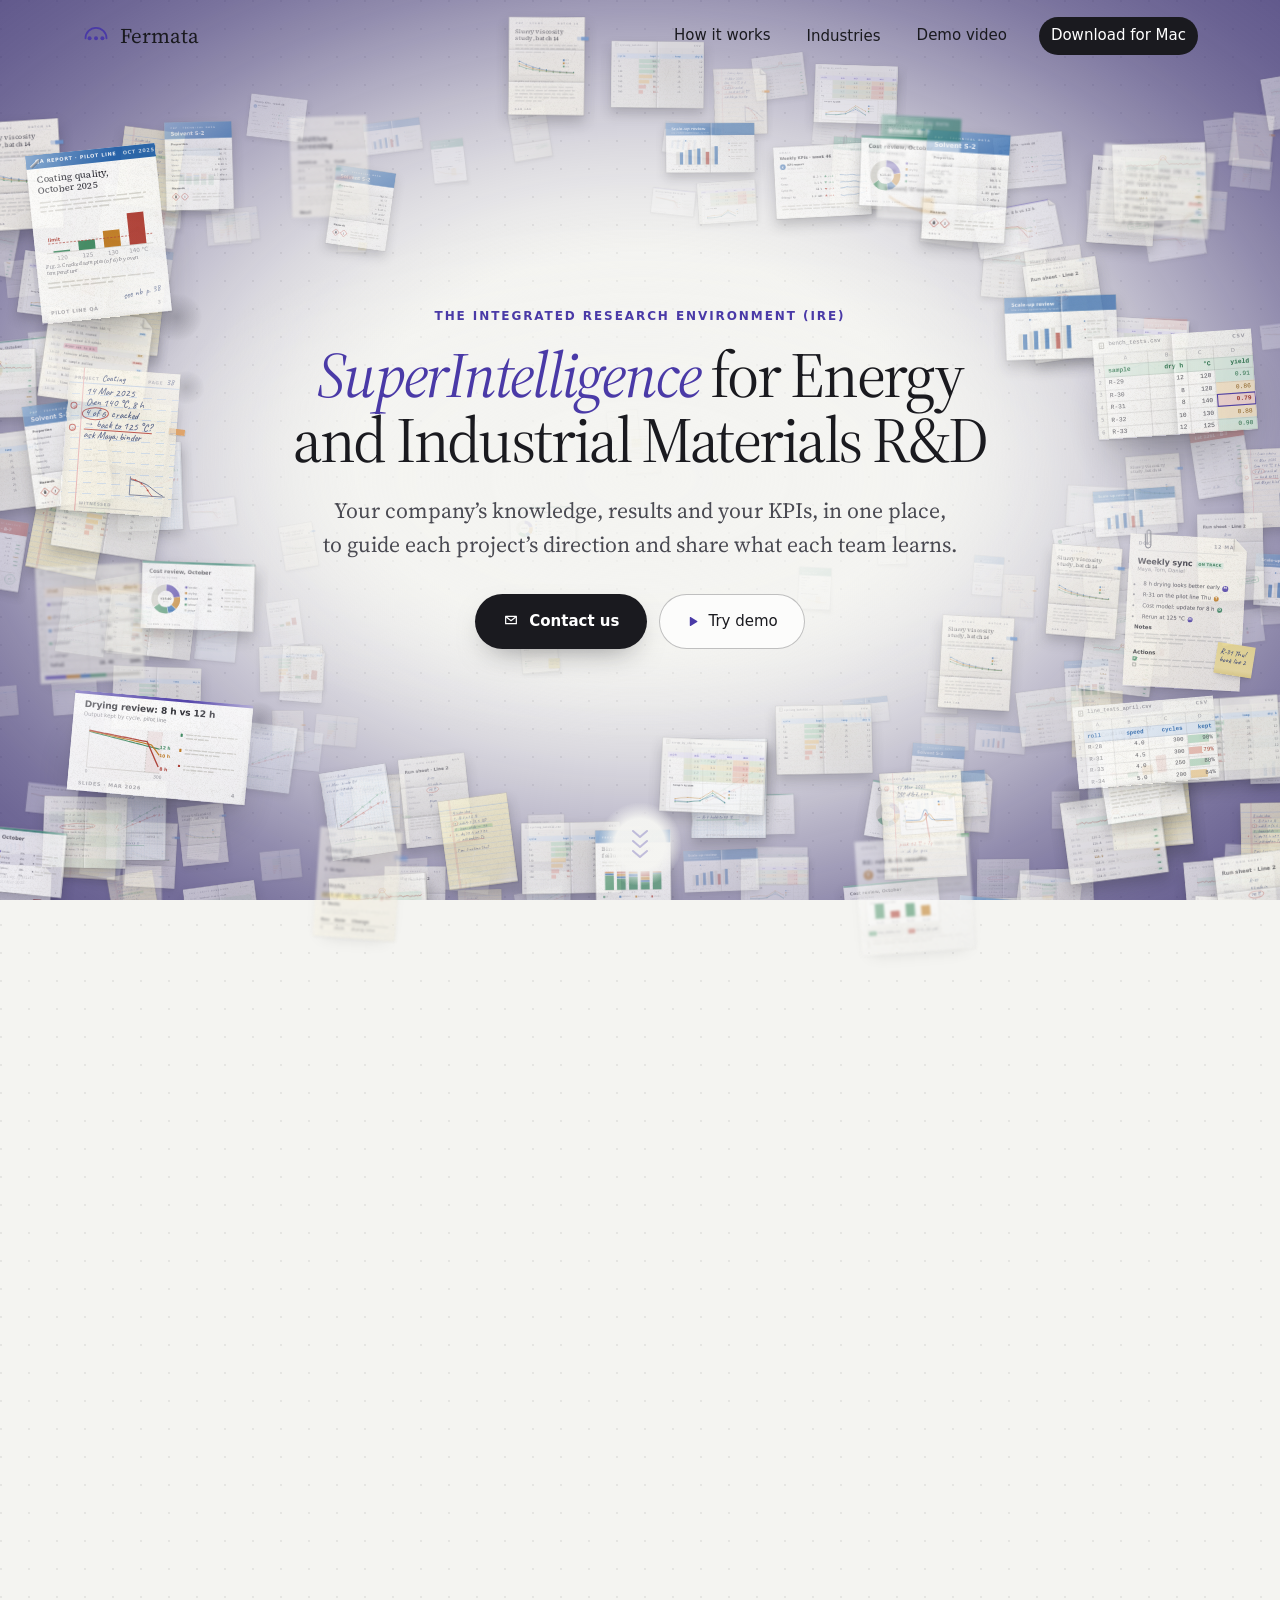
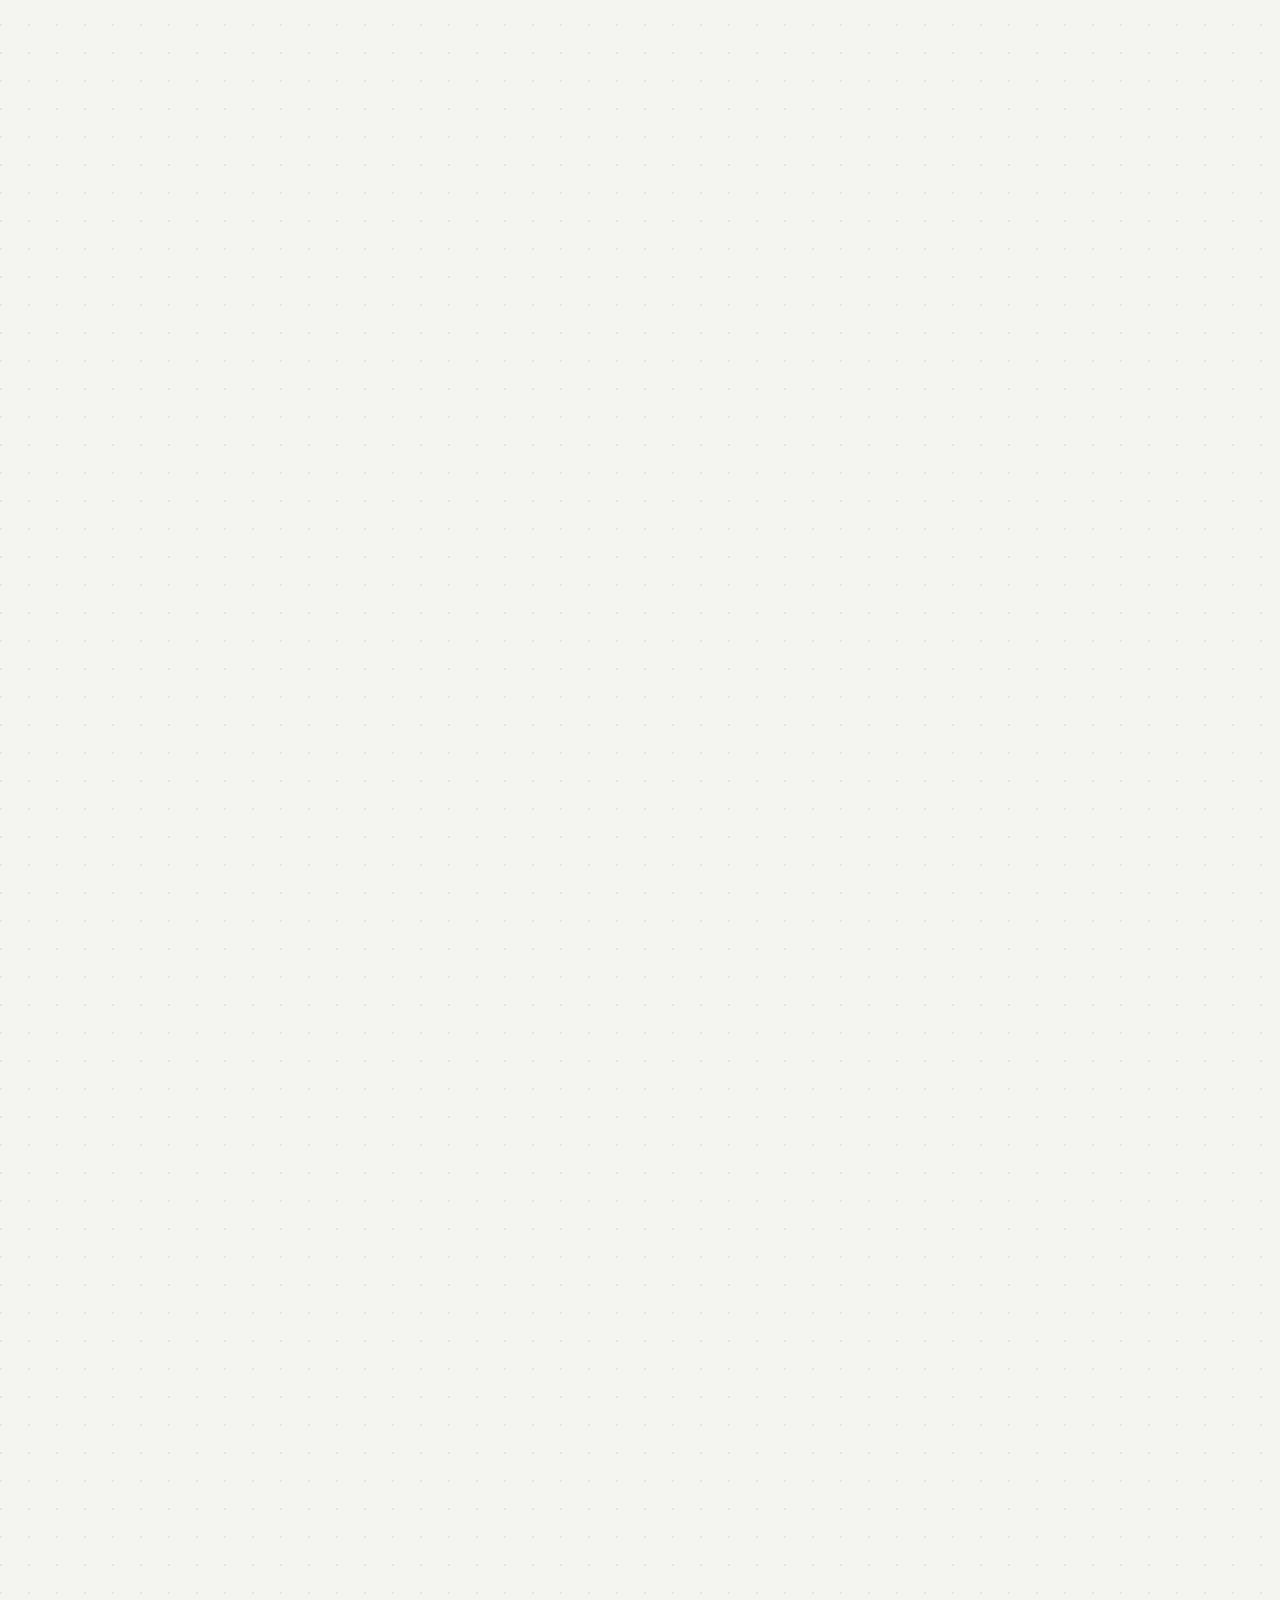
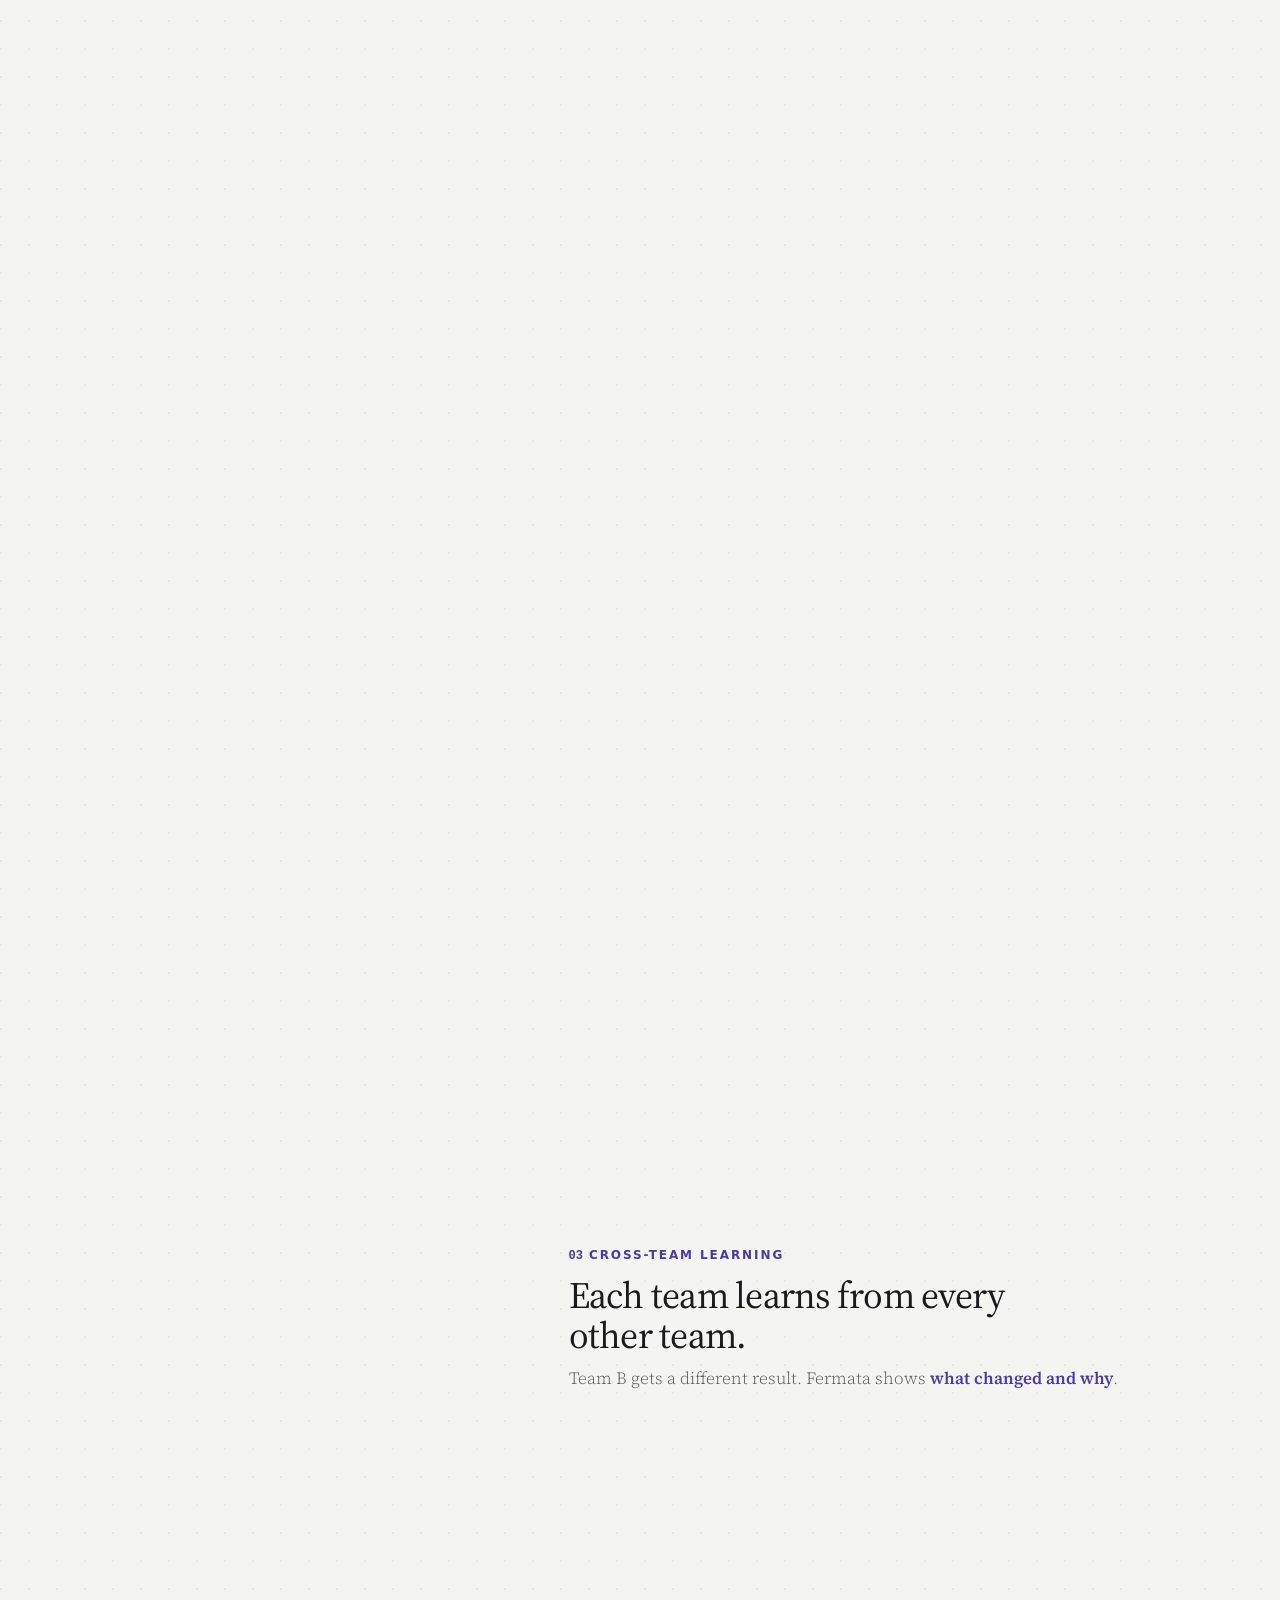
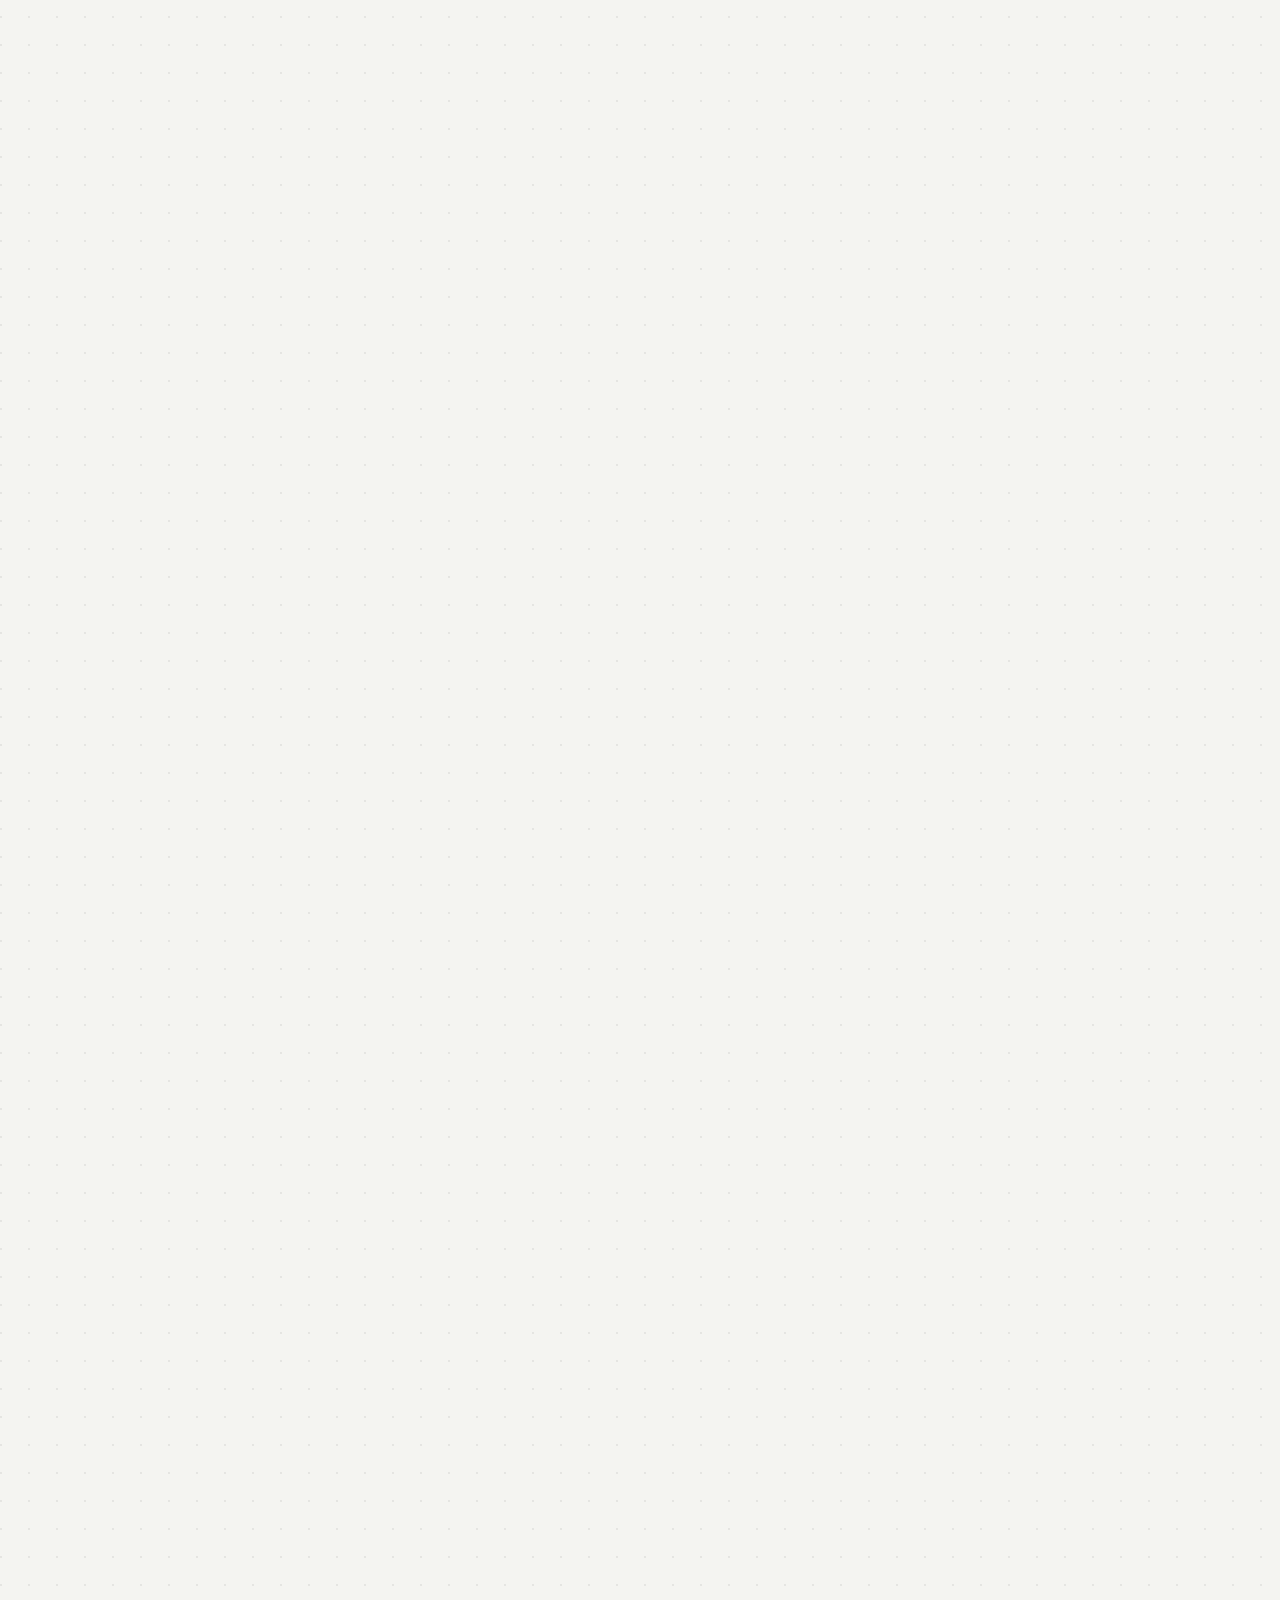
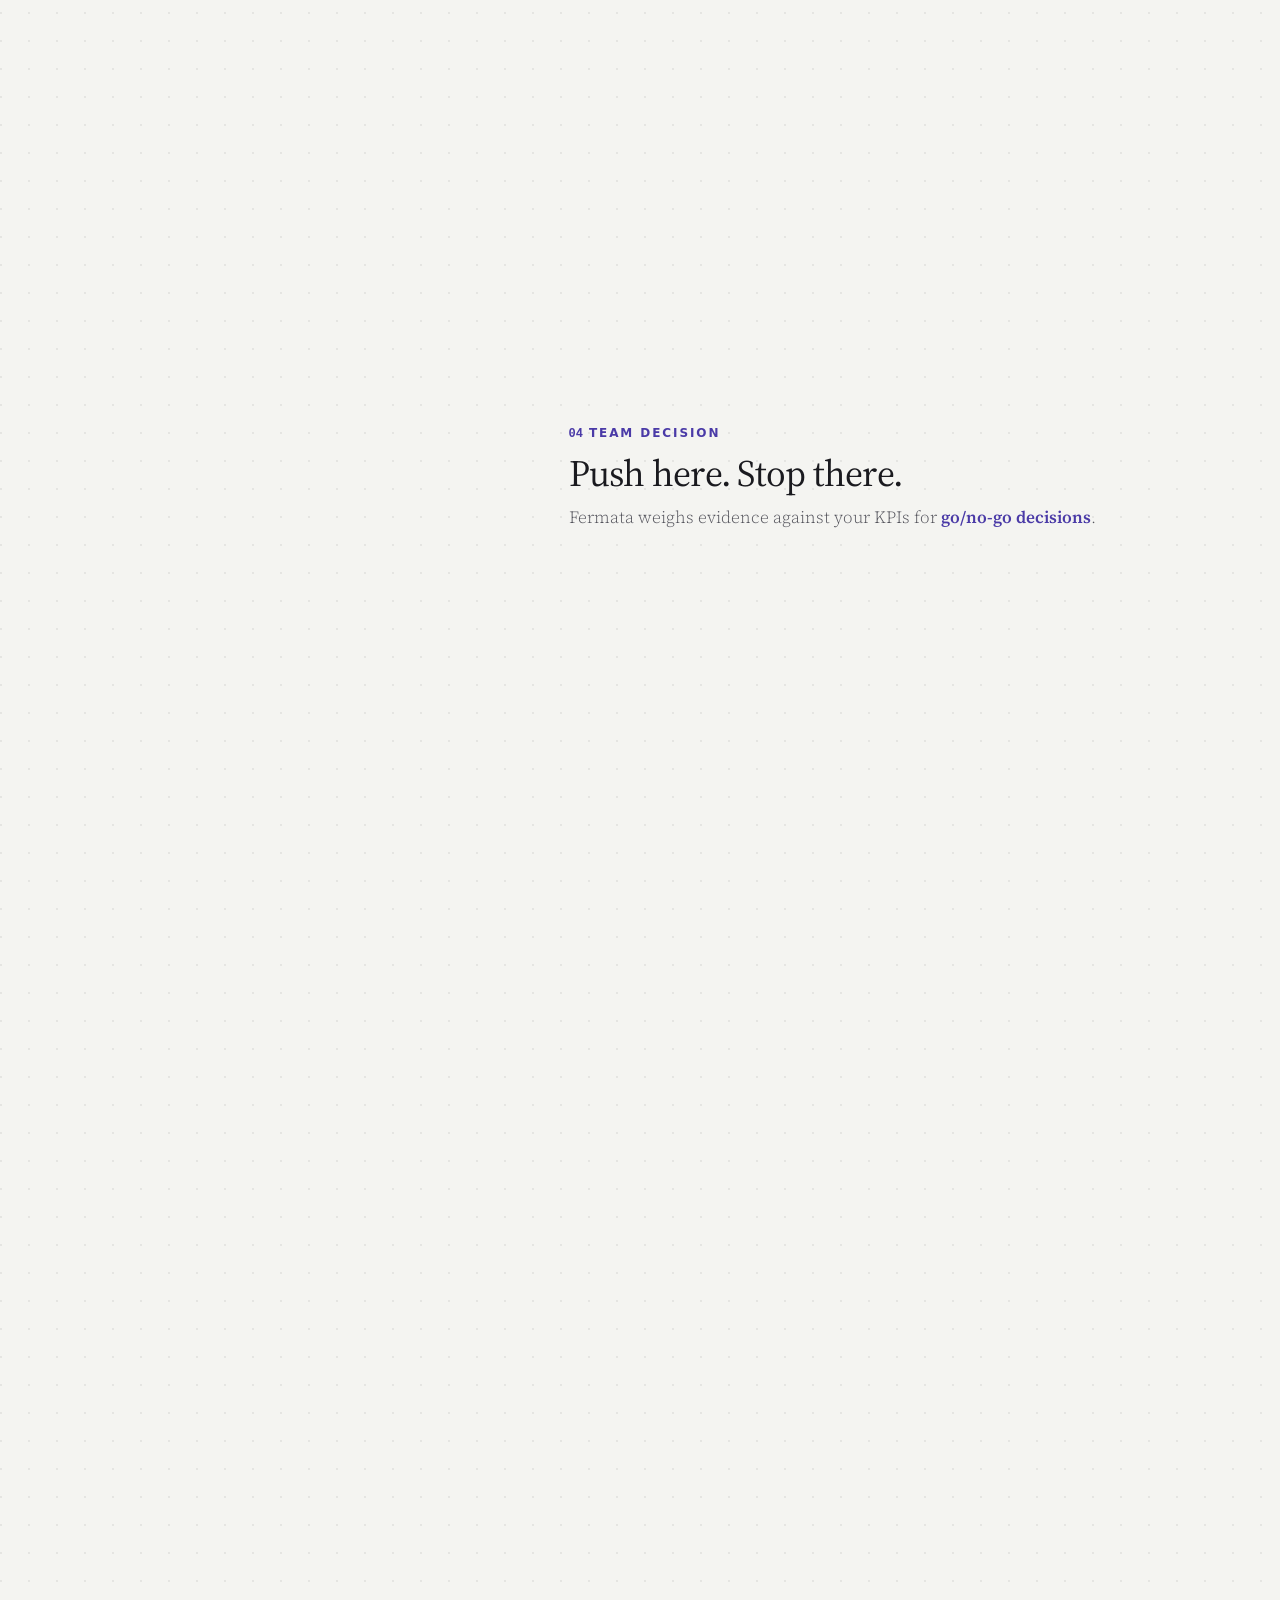
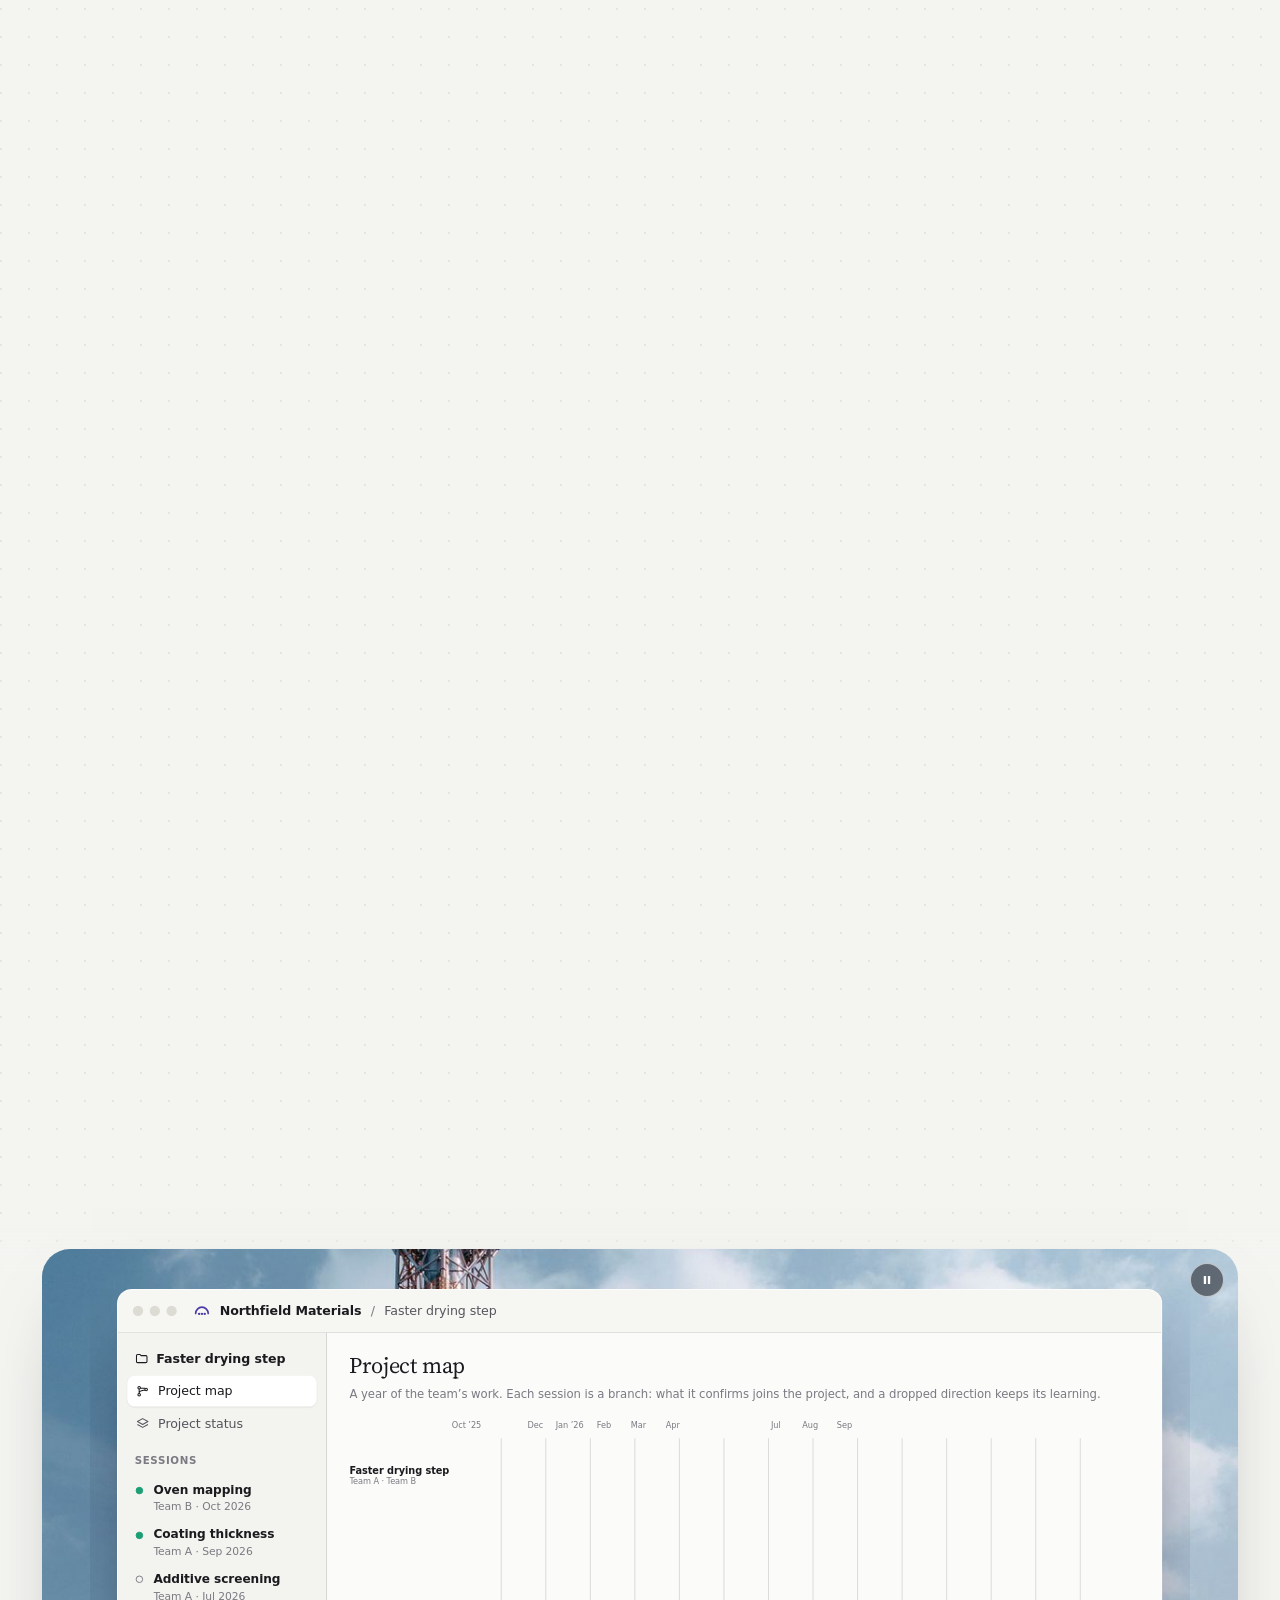
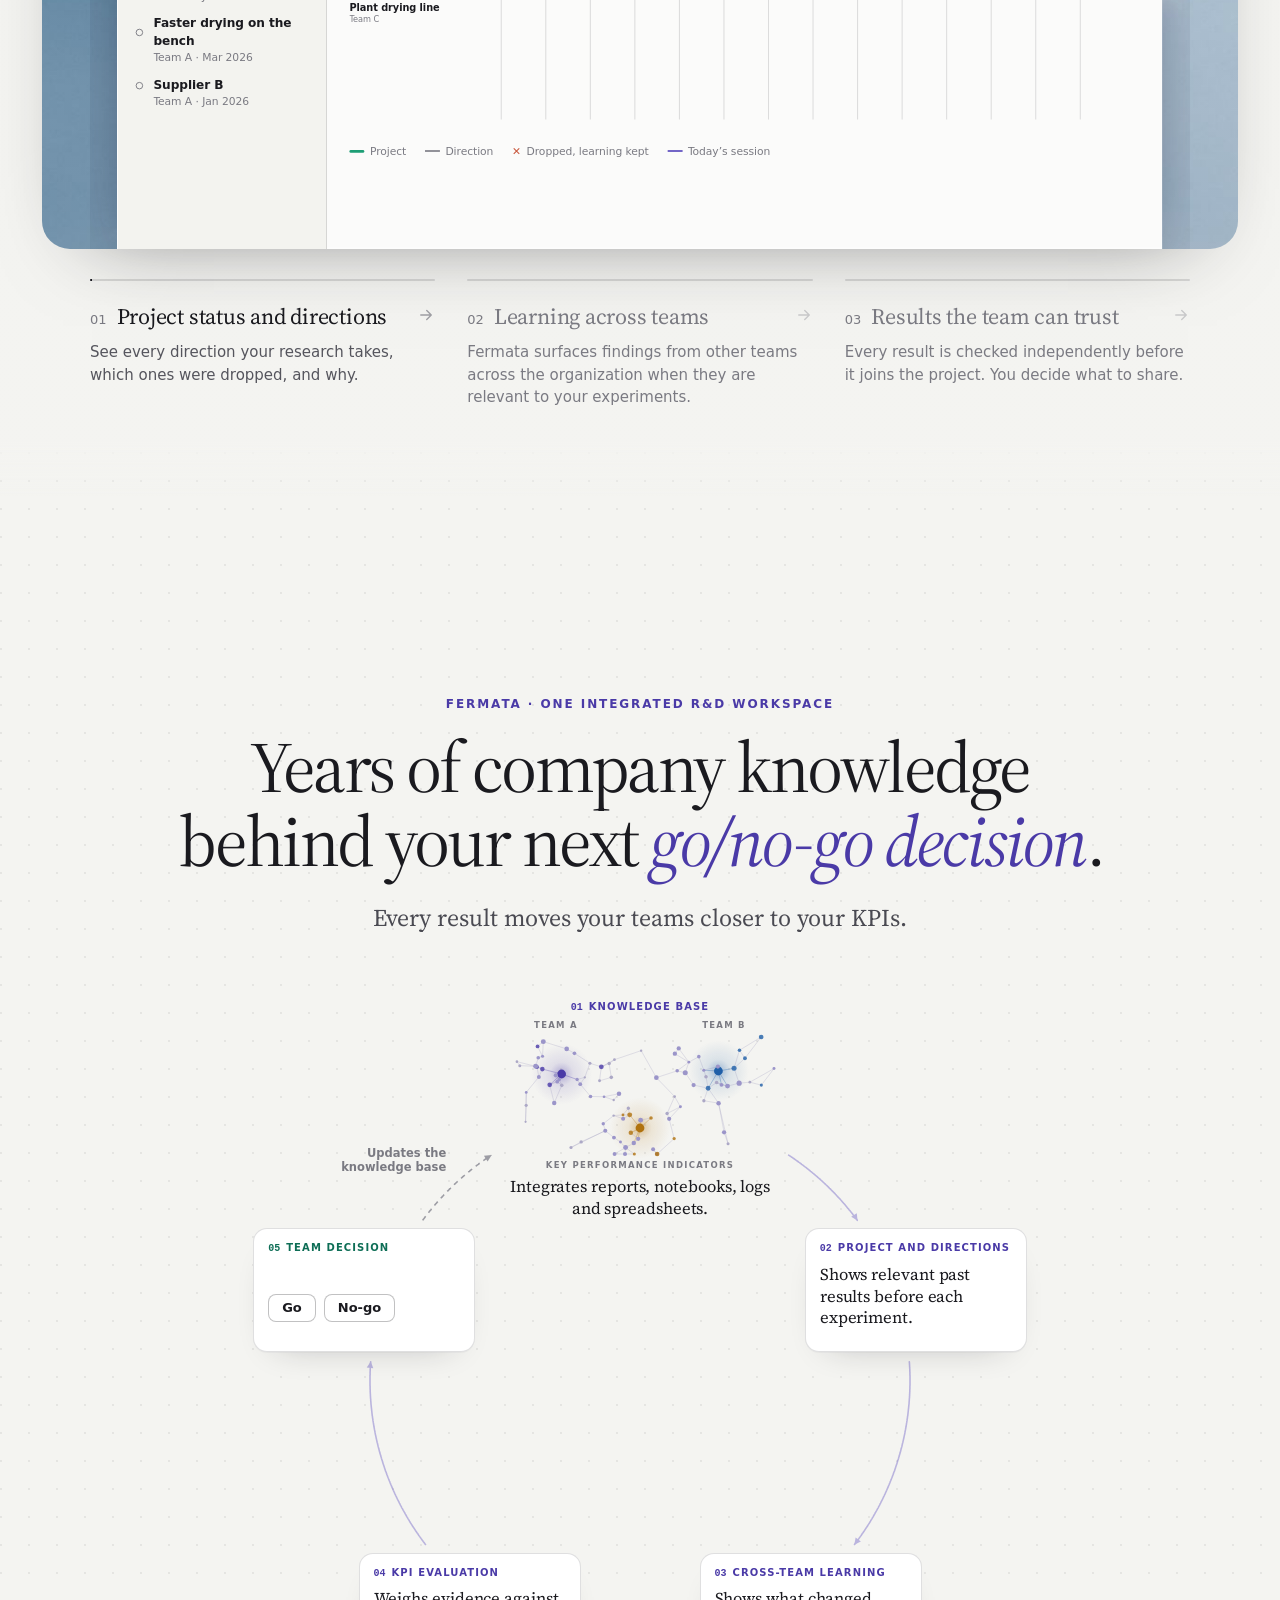
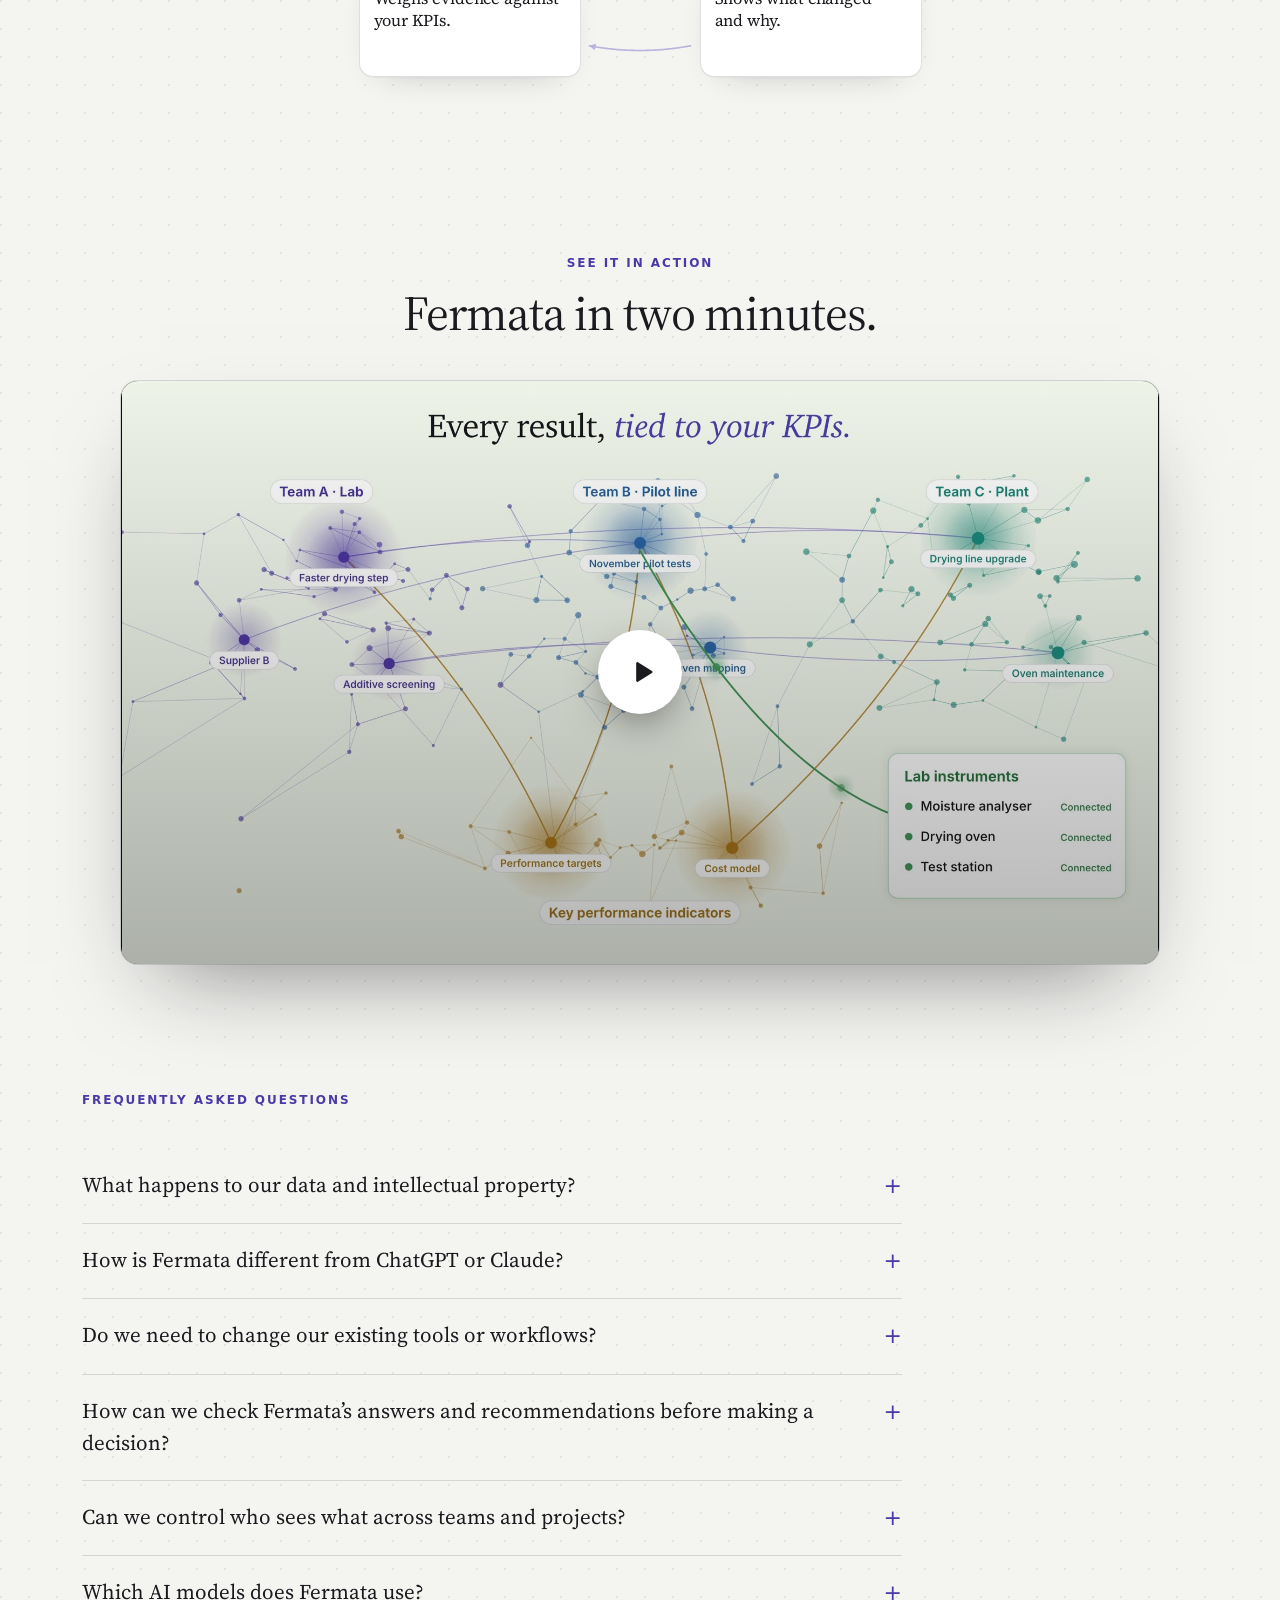
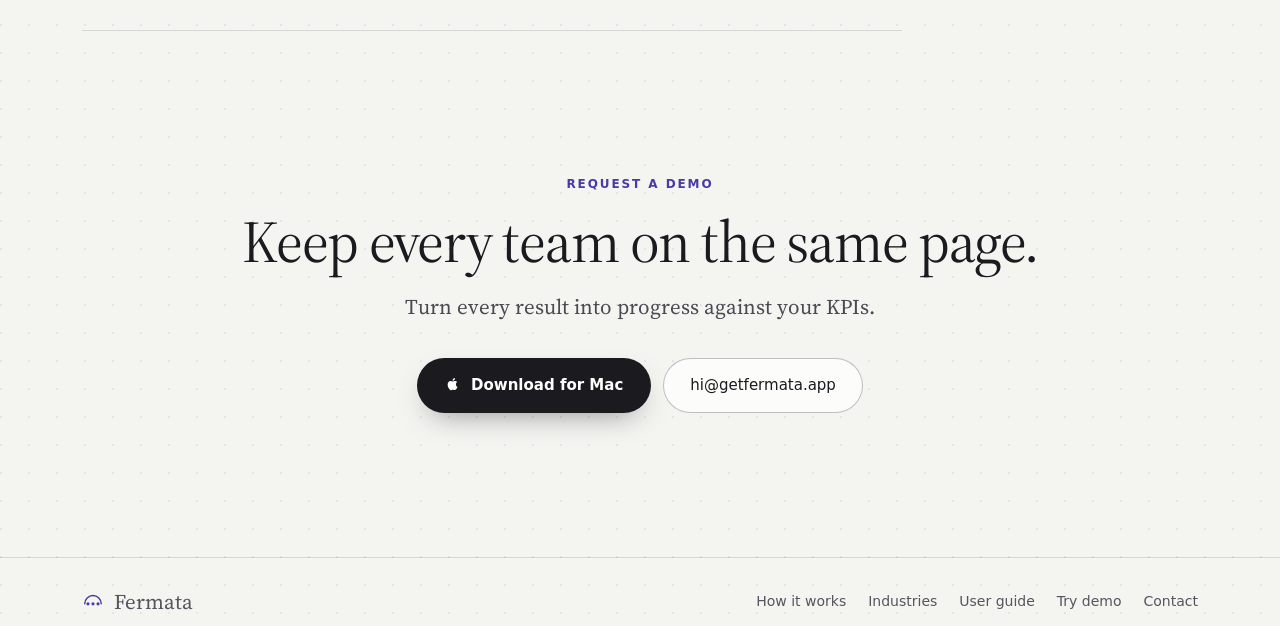
<file: index.html>
<!doctype html>
<html lang="en">
<head>
  <meta charset="utf-8">
  <meta name="viewport" content="width=device-width, initial-scale=1">
  <title>Fermata: the integrated research environment</title>
  <meta name="description" content="Integrate your company’s legacy knowledge, results and KPIs into one place, to guide each R&amp;D project’s direction and share what each team learns.">
  <!-- Link previews (LinkedIn, Slack, X). The picture is the hero headline over the papers, 1200x630. -->
  <meta property="og:type" content="website">
  <meta property="og:site_name" content="Fermata">
  <meta property="og:url" content="https://getfermata.app/">
  <meta property="og:title" content="Fermata: the integrated research environment">
  <meta property="og:description" content="Integrate your company’s legacy knowledge, results and KPIs into one place, to guide each R&amp;D project’s direction and share what each team learns.">
  <meta property="og:image" content="https://getfermata.app/assets/link-preview.jpg">
  <meta property="og:image:width" content="1200">
  <meta property="og:image:height" content="630">
  <meta property="og:image:alt" content="From reactive to proactive R&amp;D decisions, over company reports, notebooks and spreadsheets.">
  <meta name="twitter:card" content="summary_large_image">
  <meta name="twitter:image" content="https://getfermata.app/assets/link-preview.jpg">
  <meta name="theme-color" content="#f4f4f1">
  <link rel="icon" href="assets/favicon.svg" type="image/svg+xml">
  <link rel="icon" href="assets/favicon-32.png" sizes="32x32">
  <link rel="apple-touch-icon" href="assets/app-icon-180.png">
  <link rel="preconnect" href="https://fonts.googleapis.com">
  <link rel="preconnect" href="https://fonts.gstatic.com" crossorigin>
  <link href="https://fonts.googleapis.com/css2?family=Source+Serif+4:ital,opsz,wght@0,8..60,300;0,8..60,400;0,8..60,500;1,8..60,300;1,8..60,400&display=swap" rel="stylesheet">
  <link rel="stylesheet" href="newsite/stage.css">
  <style>
    :root {
      color-scheme: light;
      /* The palette in OKLCH, where L is perceived lightness: the same L reads as the same lightness in every hue.
         Neutrals step 2.5 apart: white 100, surface 99.1, paper 96.6, sunk 94.2. Ink: 22, 45.2, 58.2.
         The strong colours sit at L 48 (green, amber, red; the pilot blue at 48.5); violet stays the brand's 43.3.
         Every soft fill sits at L 94.4 and every tinted line at L 88, whatever its hue. */
      --bg: oklch(96.6% 0.004 106.5);          /* #f4f4f1: the canvas and the clearing paint this paper as rgb(244 244 241) */
      --surface: oklch(99.1% 0.0013 106.5);
      --white: oklch(100% 0 0);
      --sunk: oklch(94.2% 0.0053 106.5);
      --ink: oklch(22% 0.010 286);
      --ink-2: oklch(45.2% 0.013 286);
      --ink-3: oklch(58.2% 0.012 286);
      --ink-hover: oklch(29.6% 0.0125 286);
      /* hairlines: the ink at a low alpha, so a line keeps the same contrast on white, on the surface and on the paper */
      --line: rgb(26 26 31 / 0.137);           /* #e1e0d9 on white */
      --line-2: rgb(26 26 31 / 0.269);         /* #c3c2b7 on white */
      --line-soft: rgb(26 26 31 / 0.083);      /* #ecece8 on white: the board's inner grid */
      --violet: oklch(43.3% 0.167 283.6);
      --violet-2: oklch(54.1% 0.156 286.1);
      --violet-soft: oklch(94.4% 0.023 296.7);
      --violet-line: oklch(88% 0.048 294.5);
      --green: oklch(48% 0.091 170.1);
      --green-2: oklch(62.3% 0.123 165.5);
      --green-soft: oklch(94.4% 0.0162 172.6);
      --green-line: oklch(88% 0.033 169.9);
      --amber: oklch(48% 0.0987 76.3);
      --amber-soft: oklch(94.4% 0.0416 87.4);
      --red: oklch(48% 0.16 25.6);
      --red-soft: oklch(94.4% 0.0265 17.6);
      /* the teams' own colours (Team B's blue, KPI's brown) and the file-type tags */
      --pilot: oklch(48.5% 0.1333 254.6);
      --pilot-soft: oklch(94.4% 0.0218 250.2);
      --prod: oklch(50.8% 0.108 73.3);
      --pdf: oklch(49.5% 0.1397 30.9);
      --pdf-soft: oklch(94.4% 0.0257 26.5);
      /* nested corners: an inner radius is the outer radius minus the padding between them, never below a floor.
         A window's cards sit 16 to 18px inside its 16px corner, so they take the floor; what sits ~10px inside a card
         takes the next floor. */
      --r-win: 16px;
      --r-card: max(10px, calc(var(--r-win) - 18px));
      --r-inset: max(6px, calc(var(--r-card) - 10px));
      --serif: "Source Serif 4", "Iowan Old Style", Georgia, serif;
      --sans: -apple-system, BlinkMacSystemFont, "Helvetica Neue", "Segoe UI", system-ui, sans-serif;
      --mono: ui-monospace, "SF Mono", SFMono-Regular, Menlo, monospace;
      --shadow: 0 1px 0 rgba(26, 26, 31, 0.03), 0 18px 48px -22px rgba(26, 26, 31, 0.22);
      --ease: cubic-bezier(0.22, 0.7, 0.2, 1);
    }
    * { box-sizing: border-box; }
    html { background: var(--bg); scroll-behavior: smooth; }
    body {
      margin: 0; background: var(--bg); color: var(--ink);
      font-family: var(--sans); font-size: 16px; line-height: 1.55;
      -webkit-font-smoothing: antialiased;
      /* a faint notebook grid behind everything */
      background-image: radial-gradient(circle at 1px 1px, rgba(26, 26, 31, 0.07) 1px, transparent 0);
      background-size: 28px 28px;
    }
    a { color: inherit; }
    .wrap { max-width: 1180px; margin: 0 auto; padding-inline: 32px; }
    .eyebrow {
      font-size: 12px; font-weight: 600; letter-spacing: 0.16em; text-transform: uppercase; color: var(--violet);
      margin: 0 0 16px;
    }
    h1, h2, h3 { font-family: var(--serif); font-weight: 400; letter-spacing: -0.02em; margin: 0; text-wrap: balance; }
    em { font-style: italic; color: var(--violet); }
    :focus-visible { outline: 2px solid var(--violet); outline-offset: 3px; border-radius: 6px; }
    .visually-hidden { position: absolute; width: 1px; height: 1px; overflow: hidden; clip-path: inset(50%); white-space: nowrap; }

    /* ---------- masthead ---------- */
    .top { position: relative; z-index: 7; }
    .top .wrap { display: flex; align-items: center; justify-content: space-between; height: 72px; }
    .brand { display: inline-flex; align-items: center; gap: 10px; text-decoration: none; font-family: var(--serif); font-size: 21px; }
    .brand svg { color: var(--violet); }
    .nav { display: flex; align-items: center; gap: 12px; }
    /* the header's links: a size up, so they are noticed. The one under the pointer brightens, as on the industries page:
       no pill behind it, which hid the word once the masthead's words became light. */
    .nav a { font-size: 15px; font-weight: 500; text-decoration: none; color: var(--ink); padding: 7px 12px; border-radius: 999px;
      transition: background 0.2s, color 0.2s, box-shadow 0.2s; }
    .nav .header-cta { margin-left: 8px; }
    /* Industries opens a short list of the five industries under it, for the pointer and for the keyboard.
       Each goes to its own part of the industries page; Industries itself still opens that page. */
    .has-menu { position: relative; }
    .menu { position: absolute; left: 50%; top: 100%; z-index: 10; margin: 0; padding: 6px; list-style: none; translate: -50% 2px;
      background: var(--white); border: 1px solid var(--line); border-radius: 14px; box-shadow: 0 1px 0 rgb(26 26 31 / 0.03), 0 18px 40px -18px rgb(26 26 31 / 0.32);
      opacity: 0; visibility: hidden; transition: opacity 0.18s, translate 0.18s var(--ease), visibility 0s 0.18s; }
    /* the gap between the word and its list is bridged, so the pointer can cross it */
    .menu::before { content: ""; position: absolute; left: 0; right: 0; top: -12px; height: 12px; }
    .has-menu:hover .menu, .has-menu:focus-within .menu { opacity: 1; visibility: visible; translate: -50% 8px; transition-delay: 0s; }
    /* an item's corner is the list's corner less the padding between them */
    .nav .menu a { display: block; padding: 8px 12px; border-radius: 8px; font-size: 14px; font-weight: 500; color: var(--ink-2); white-space: nowrap; box-shadow: none; background: none; }
    .nav .menu a:hover, .nav .menu a:focus-visible { background: var(--violet-soft); color: var(--violet); box-shadow: none; }
    @media (prefers-reduced-motion: reduce) { .menu { transition: none; } }
    .header-cta { padding: 8px 16px; border-radius: 999px; background: var(--ink); color: var(--white) !important; font-weight: 500; }
    .header-cta:hover { background: var(--ink-hover); }

    /* ---------- buttons ---------- */
    .actions { display: flex; flex-wrap: wrap; gap: 12px; justify-content: center; }
    .cta {
      display: inline-flex; align-items: center; gap: 10px; padding: 15px 28px; border-radius: 999px;
      background: var(--ink); color: var(--white); font-size: 15px; font-weight: 600; text-decoration: none;
      box-shadow: 0 12px 30px -14px rgba(26, 26, 31, 0.55); transition: transform 0.2s, background 0.2s;
    }
    .cta:hover { transform: translateY(-1px); background: var(--ink-hover); }
    .cta svg { width: 16px; height: 16px; margin-top: -2px; }
    .cta-ghost {
      display: inline-flex; align-items: center; gap: 9px; padding: 15px 26px; border-radius: 999px;
      border: 1px solid var(--line-2); background: var(--surface); color: var(--ink); font-size: 15px; font-weight: 500;
      text-decoration: none; transition: border-color 0.2s, background 0.2s;
    }
    .cta-ghost:hover { border-color: var(--violet-2); background: var(--white); }
    .cta-ghost svg { width: 13px; height: 13px; color: var(--violet); }

    /* ---------- hero: scattered records drift around the promise ---------- */
    .hero { position: relative; min-height: calc(100svh - 72px); display: grid; align-content: center; padding-block: 24px 40px; overflow: clip; }
    .hero-copy { position: relative; z-index: 6; text-align: center; max-width: 860px; margin: 0 auto; padding-inline: 24px; }
    h1 { font-size: clamp(40px, 5vw, 72px); line-height: 1.02; letter-spacing: -0.035em; margin-bottom: 22px; }
    .lede { font-family: var(--serif); font-weight: 400; font-size: clamp(18px, 1.7vw, 22px); line-height: 1.55; color: #4a4a52; max-width: 880px; margin: 0 auto 32px; }
    .lede .l1, .lede .l2 { display: block; }
    @media (min-width: 900px) { .lede .l1 { white-space: nowrap; } }
    .hero-copy > * { animation: rise 0.6s var(--ease) backwards; }
    .hero-copy > :nth-child(2) { animation-delay: 0.05s; }
    .hero-copy > :nth-child(3) { animation-delay: 0.1s; }
    .hero-copy > :nth-child(4) { animation-delay: 0.15s; }
    @keyframes rise { from { opacity: 0; transform: translateY(12px); } to { opacity: 1; transform: none; } }

    /* three small arrows at the foot of the first screen: there is more below */
    .more { position: absolute; left: 50%; bottom: 14px; z-index: 6; translate: -50% 0; display: grid; place-items: center; width: 84px; height: 84px; border-radius: 50%;
      background: radial-gradient(closest-side, rgba(244, 244, 241, 0.97) 60%, rgba(244, 244, 241, 0)); color: var(--violet); }
    .more span { display: block; animation: rise 0.6s 0.6s var(--ease) backwards; }
    .more svg { display: block; width: 24px; height: 34px; }
    .more path { fill: none; stroke: currentColor; stroke-width: 2; stroke-linecap: round; stroke-linejoin: round; opacity: 0.3; animation: descend 1.9s ease-in-out infinite; }
    .more path:nth-child(2) { animation-delay: 0.22s; }
    .more path:nth-child(3) { animation-delay: 0.44s; }
    @keyframes descend { 0%, 70%, 100% { opacity: 0.3; } 28% { opacity: 1; } }
    @media (prefers-reduced-motion: reduce) { .more span { animation: none; opacity: 1; } .more path { animation: none; opacity: 0.55; } }
    .papers { position: absolute; inset: 0; z-index: 6; pointer-events: none; }
    /* the canvas that draws the documents behind the hero and the memory they become, and the labels laid over it */
    .space { position: fixed; inset: 0; width: 100%; height: 100%; z-index: 5; pointer-events: none; }
    /* the first screen's violet edges, and the soft clearing behind the hero's words: drawn once by the browser and
       faded from script, never redrawn on the canvas each frame */
    .vignette, .clearing { position: fixed; z-index: 5; pointer-events: none; opacity: 0; visibility: hidden; }
    .vignette { inset: 0; background: radial-gradient(78% 78% at 50% 50%, rgba(44, 33, 104, 0.00) 28%, rgba(44, 33, 104, 0.05) 36%, rgba(44, 33, 104, 0.13) 44%, rgba(44, 33, 104, 0.24) 52%, rgba(44, 33, 104, 0.37) 60%, rgba(44, 33, 104, 0.50) 68%, rgba(44, 33, 104, 0.61) 76%, rgba(44, 33, 104, 0.69) 84%, rgba(44, 33, 104, 0.74) 92%, rgba(44, 33, 104, 0.77) 100%); }
    .clearing { left: 0; top: 0; background: radial-gradient(closest-side, rgba(244, 244, 241, 0.8), rgba(244, 244, 241, 0.55) 55%, rgba(244, 244, 241, 0.18) 80%, rgba(244, 244, 241, 0)); }
    .space-tags { position: fixed; inset: 0; z-index: 5; pointer-events: none; overflow: clip; }
    .space-tags > * { position: absolute; left: 0; top: 0; will-change: transform; }
    body.map-wide { cursor: grab; }
    body.turning, body.turning * { cursor: grabbing !important; user-select: none; -webkit-user-select: none; }
    /* a group's name: a hub of the wide map (--w 0), a small caption once the map is in its card (--w 1) */
    .hub { display: inline-flex; align-items: center; gap: calc(6px * (1 - var(--w, 1))); white-space: nowrap; border-radius: 999px;
      padding: calc(5px * (1 - var(--w, 1))) calc(12px * (1 - var(--w, 1)));
      background: rgba(255, 255, 255, calc(0.94 * (1 - var(--w, 1)))); border: 1px solid rgb(26 26 31 / calc(0.137 * (1 - var(--w, 1))));
      font-size: calc(13.5px - 4.5px * var(--w, 1)); font-weight: 600; letter-spacing: calc(0.02em + 0.16em * var(--w, 1)); text-transform: uppercase;
      color: color-mix(in srgb, var(--ink-3) calc(var(--w, 1) * 100%), var(--hub)); opacity: 0; }
    .hub svg { width: calc(15px * (1 - var(--w, 1))); height: 15px; opacity: calc(1 - var(--w, 1)); stroke-width: 1.8; }
    .hub b { font-weight: 600; }
    .team { white-space: nowrap; padding: 3px 9px; border-radius: 999px; background: rgba(255, 255, 255, 0.88); border: 1px solid var(--line);
      font-size: 11.5px; font-weight: 600; opacity: 0; box-shadow: 0 4px 12px -9px rgba(26, 26, 31, 0.4); }
    .team.rnd { color: var(--violet); } .team.pilot { color: var(--pilot); } .team.prod { color: var(--prod); }
    .hub.rnd { --hub: var(--violet); } .hub.pilot { --hub: var(--pilot); } .hub.prod { --hub: var(--prod); }
    .paper {
      position: absolute; left: calc(var(--x) * 1%); top: calc(var(--y) * 1%);
      width: 150px; padding: 10px 11px 12px; border-radius: 9px; background: var(--white); border: 1px solid var(--line);
      box-shadow: 0 10px 26px -18px rgba(26, 26, 31, 0.35); rotate: var(--r);
      opacity: 0; animation: settle 1.4s var(--ease) forwards; animation-delay: calc(var(--d) * 1s);
    }
    .paper .t { display: inline-block; font-family: var(--mono); font-size: 9.5px; font-weight: 600; letter-spacing: 0.04em; padding: 1px 5px; border-radius: 4px; }
    .paper .nm { display: block; font-size: 11.5px; font-weight: 600; margin: 6px 0 6px; line-height: 1.25; }
    .paper i { display: block; height: 5px; border-radius: 3px; background: var(--sunk); margin-top: 5px; }
    .paper i + i { width: 72%; }
    .paper.far { scale: 0.82; filter: blur(0.6px); }
    .paper.near { scale: 1.08; }
    .t.pdf { background: var(--pdf-soft); color: var(--pdf); } .t.csv { background: var(--green-soft); color: var(--green); }
    .t.ppt { background: var(--amber-soft); color: var(--amber); } .t.doc { background: var(--pilot-soft); color: var(--pilot); }
    .t.nb { background: var(--violet-soft); color: var(--violet); } .t.log { background: var(--sunk); color: var(--ink-2); }
    @keyframes settle { from { opacity: 0; translate: 0 18px; } to { opacity: var(--o, 0.92); translate: 0 0; } }
    .paper > * { opacity: var(--paper-ink, 1); }
    .paper::after { content: ""; position: absolute; left: 50%; top: 50%; width: 90px; height: 90px; margin: -45px 0 0 -45px; border-radius: 50%; background: #9b95c9; opacity: var(--dot, 0); }

    /* ---------- the story: memory stays on the left, one stage at a time on the right ---------- */
    .story { position: relative; display: grid; grid-template-columns: minmax(300px, 5fr) 7fr; grid-template-rows: auto auto; column-gap: clamp(24px, 4vw, 64px); max-width: 1280px; margin: 0 auto; padding-inline: 32px; }
    /* a stage and the map beside it stick to the top of the screen */
    :root { --bar: 0px; }
    .chapter { scroll-margin-top: var(--bar); }
    .rail { grid-column: 1; grid-row: 1 / 3; position: sticky; top: var(--bar); height: calc(100svh - var(--bar)); display: grid; place-items: center; z-index: 4; }
    .intro { grid-column: 2; grid-row: 1; }
    .chapters { grid-column: 2; grid-row: 2; }
    .memory { position: relative; width: min(100%, 480px); }
    /* what the map is, said once above it when it rests on the left */
    .kb { margin: 0 0 2px; text-align: center; font-size: 11.5px; font-weight: 600; letter-spacing: 0.16em; text-transform: uppercase; color: var(--ink-2); }
    /* the memory's place on the left; the canvas draws into it, with no box round it */
    div.web { position: relative; width: 100%; aspect-ratio: 400 / 340; margin: 6px 0 4px; cursor: grab; touch-action: pan-y; user-select: none; -webkit-user-select: none; }
    .tag { display: inline-flex; align-items: center; gap: 5px; white-space: nowrap; padding: 3px 8px 3px 6px; border-radius: 999px; background: rgba(255, 255, 255, 0.92);
      border: 1px solid var(--line); font-size: 10.5px; color: var(--ink); box-shadow: 0 4px 12px -8px rgba(26, 26, 31, 0.4); opacity: 0; transition: opacity 0.4s; }
    .tag.on { opacity: 1; }
    .tag svg { width: 11px; height: 11px; stroke-width: 2.2; }
    .tag b { font-weight: 700; }
    .tag.rnd { color: var(--violet); } .tag.pilot { color: var(--pilot); } .tag.prod { color: var(--prod); } .tag.dec { color: var(--green); }
    .tag span { color: var(--ink); font-weight: 500; }
    /* the chip a record shows under the pointer: small, like a label on a shelf */
    .hchip { display: inline-flex; align-items: center; gap: 6px; white-space: nowrap; padding: 3px 9px 3px 4px; border-radius: 999px; background: rgba(255, 255, 255, 0.96);
      border: 1px solid var(--line); box-shadow: 0 6px 18px -10px rgba(26, 26, 31, 0.45); font-size: 11px; z-index: 2; }
    .hchip .t { font-family: var(--mono); font-size: 9px; font-weight: 700; letter-spacing: 0.04em; padding: 1px 5px; border-radius: 999px; }
    .hchip b { font-weight: 600; color: var(--ink); }
    .hchip i { font-style: normal; color: var(--ink-3); }
    .hchip i::before { content: "· "; }
    .hchip[hidden] { display: none; }
    .hchip.auto { opacity: 0; transition: opacity 0.6s var(--ease); }
    .hchip.auto.on { opacity: 1; }
    .web { position: relative; z-index: 1; }
    .web .node .hit { fill: transparent !important; stroke: none; cursor: default; }
    .web .node.hover circle:not(.halo):not(.hit) { fill: var(--violet); }
    .web .node.hover .halo { opacity: 0.5; }
    /* the card a record shows on hover: the hero's paper, upright */
    .pop {
      position: fixed; z-index: 20; width: 196px; padding: 10px 11px 12px; border-radius: 9px; background: var(--white);
      border: 1px solid var(--line); box-shadow: 0 16px 36px -18px rgba(26, 26, 31, 0.45); pointer-events: none;
    }
    .pop.in { animation: popIn 0.22s var(--ease); }
    @keyframes popIn { from { opacity: 0; translate: 0 4px; } }
    .pop .t { display: inline-block; font-family: var(--mono); font-size: 9.5px; font-weight: 600; letter-spacing: 0.04em; padding: 1px 5px; border-radius: 4px; }
    .pop .nm { display: block; font-size: 12.5px; font-weight: 600; margin: 6px 0 2px; line-height: 1.3; }
    .pop .meta { display: block; font-size: 11.5px; color: var(--ink-3); margin-bottom: 4px; }
    .pop i { display: block; height: 5px; border-radius: 3px; background: var(--sunk); margin-top: 5px; }
    .pop i + i { width: 72%; }
    @media (prefers-reduced-motion: reduce) { .pop.in { animation: none; } }
    .web .ft { font-family: var(--mono); font-size: 8px; font-weight: 600; letter-spacing: 0.04em; fill: var(--ink-3); opacity: 0; }
    .web { display: block; width: 100%; height: auto; margin: 6px 0 4px; overflow: visible; }
    .web .cl { font-size: 9px; letter-spacing: 0.16em; fill: var(--ink-3); font-family: var(--sans); font-weight: 600; }
    .web .edge { fill: none; stroke: var(--line-2); stroke-width: 1; opacity: 0; transition: opacity 0.8s, stroke 0.5s; }
    .web .edge.dash { stroke-dasharray: 3 3; }
    .web .edge.on { opacity: 0.9; }
    .web .edge.lit { stroke: var(--violet-2); opacity: 1; }
    .web .node circle { fill: var(--line-2); transition: fill 0.5s, r 0.5s; }
    .web .node { transform-box: fill-box; transform-origin: center; opacity: 0; scale: 0.2; transition: opacity 0.6s var(--ease), scale 0.7s var(--ease); }
    .web .node.on { opacity: 1; scale: 1; }
    .web .node.doc circle { fill: #9b95c9; }
    .web .node.finding circle { fill: var(--violet); }
    .web .node.decision circle { fill: var(--green-2); }
    .web .node .halo { fill: none !important; stroke: var(--violet); stroke-width: 1.5; opacity: 0; transition: opacity 0.5s; }
    .web .node.decision .halo { stroke: var(--green-2); }
    .web .node.lit .halo { opacity: 0.45; }
    .web .node.lit circle:not(.halo) { fill: var(--violet); }
    .web .node.decision.lit circle:not(.halo) { fill: var(--green-2); }
    .web .lbl { opacity: 0; transition: opacity 0.5s; pointer-events: none; }
    .web .lbl text { font-size: 10.5px; font-family: var(--sans); font-weight: 500; fill: var(--ink); }
    .web .lbl .stg { font-weight: 700; fill: currentColor; }
    .web .lbl.rnd { color: var(--violet); } .web .lbl.pilot { color: var(--pilot); } .web .lbl.prod { color: var(--prod); } .web .lbl.dec { color: var(--green); }
    .web .lbl rect { fill: var(--white); stroke: var(--line); stroke-width: 1; }
    /* the part of a thread inside the web: straight from its node to the card's right edge, under the nodes */
    .web .thr { fill: none; stroke: var(--violet-2); stroke-width: 1.3; opacity: 0.7; stroke-dasharray: 1; stroke-dashoffset: 1; transition: stroke-dashoffset 0.5s var(--ease); }
    .web .thr.in { stroke-dashoffset: 0; }
    .web .lbl.lit { opacity: 1; }

    .chapter { min-height: 100svh; display: flex; flex-direction: column; justify-content: center; padding-block: 12vh; }
    /* wide screens: a stage holds still while the scroll plays its steps, then lets go */
    @media (min-width: 900px) {
      .chapters .chapter { display: block; min-height: 0; padding: 0; height: calc(100svh + var(--n) * 27svh); }
      .chapters .pin { position: sticky; top: var(--bar); min-height: calc(100svh - var(--bar)); display: flex; flex-direction: column; justify-content: center; padding-block: 16px; }
    }
    .chapter h2 { font-size: clamp(30px, 3.4vw, 46px); line-height: 1.08; margin-bottom: 14px; }
    @media (min-width: 900px) and (max-height: 900px) {
      .chapters .chapter h2 { font-size: clamp(28px, min(2.9vw, 4.6vh), 40px); margin-bottom: 10px; }
      .chapters .pin > p:not(.eyebrow) { font-size: 17px; margin-bottom: 18px; }
      .chapters .pin .eyebrow { margin-bottom: 10px; }
      .chapters .pin { padding-block: 10px; }
    }
    .chapters .win { transform-origin: 0 0; }
    .pin > p:not(.eyebrow) { font-family: var(--serif); font-weight: 300; font-size: clamp(17px, 1.5vw, 19px); color: var(--ink-2); max-width: 640px; margin: 0 0 28px; }
    @media (max-width: 899px) { .wide-br { display: none; } }
    .gonogo { color: var(--violet); font-weight: 600; white-space: nowrap; }
    .chapter .eyebrow .n { font-family: var(--mono); letter-spacing: 0; margin-right: 6px; }

    /* ---------- app windows: the product, drawn ---------- */
    .win { position: relative; background: var(--white); border: 1px solid var(--line); border-radius: var(--r-win); box-shadow: var(--shadow); overflow: hidden; max-width: 640px; }
    /* the pointer that comes in and presses a button, and the ring its click leaves */
    .cur { position: absolute; z-index: 5; width: 24px; height: 24px; margin: -3px 0 0 -5px; pointer-events: none; transform-origin: 5px 3px; filter: drop-shadow(0 2px 3px rgba(26, 26, 31, 0.35)); }
    .cur svg { display: block; width: 100%; height: 100%; }
    .cur path { fill: var(--ink); stroke: var(--white); stroke-width: 1.4; stroke-linejoin: round; }
    .tap { position: absolute; z-index: 4; width: 64px; height: 64px; border-radius: 50%; border: 2px solid var(--violet-2); background: rgba(106, 92, 196, 0.14); pointer-events: none; }
    .win-bar { display: flex; align-items: center; gap: 12px; padding: 11px 14px; border-bottom: 1px solid var(--line); background: var(--surface); font-size: 13px; }
    .dots { display: flex; gap: 6px; } .dots i { width: 10px; height: 10px; border-radius: 50%; background: var(--line); }
    /* the app the window belongs to: Fermata's own icon and name, then what is open in it */
    .win-bar .app { display: inline-flex; align-items: center; gap: 7px; font-weight: 600; white-space: nowrap; }
    .win-bar .app img { display: block; width: 20px; height: 20px; border-radius: 5px; box-shadow: 0 1px 2px rgba(26, 26, 31, 0.18); }
    .win-bar .title { color: var(--ink-2); padding-left: 12px; border-left: 1px solid var(--line); min-width: 0; overflow: hidden; text-overflow: ellipsis; white-space: nowrap; }
    .win-bar .who { white-space: nowrap; flex: none; }
    .win-bar .who { margin-left: auto; display: flex; align-items: center; gap: 7px; color: var(--ink-3); font-size: 12.5px; }
    .av { width: 22px; height: 22px; border-radius: 50%; display: inline-grid; place-items: center; font-size: 10.5px; font-weight: 700; background: var(--violet-soft); color: var(--violet); flex: none; }
    .av.t { background: var(--pilot-soft); color: var(--pilot); } .av.d { background: var(--amber-soft); color: var(--amber); }
    .win-body { padding: 16px 18px 18px; font-size: 14px; }
    .k { font-size: 11px; letter-spacing: 0.1em; text-transform: uppercase; color: var(--ink-3); font-weight: 600; margin: 0 0 8px; }
    .chip { display: inline-flex; align-items: center; gap: 5px; border-radius: 6px; padding: 2px 8px; font-size: 12px; font-weight: 500; white-space: nowrap; background: var(--sunk); color: var(--ink-2); transition: background 0.4s, color 0.4s; }
    .chip.ok { background: var(--green-soft); color: var(--green); } .chip.vi { background: var(--violet-soft); color: var(--violet); }
    .chip.am { background: var(--amber-soft); color: var(--amber); } .chip.no { background: var(--red-soft); color: var(--red); }
    .btn { display: inline-flex; align-items: center; gap: 6px; border: 1px solid var(--line-2); background: var(--white); border-radius: var(--r-inset); padding: 6px 11px; font: 500 13px var(--sans); color: var(--ink); transition: background 0.3s, color 0.3s, border-color 0.3s, scale 0.15s; }
    .btn.done { background: var(--violet); border-color: var(--violet); color: var(--white); }
    .btn.green.done { background: var(--green); border-color: var(--green); }
    .btn.press { scale: 0.96; }

    /* reading */
    .files { list-style: none; margin: 0; padding: 0; display: grid; gap: 6px; }
    .files li { display: grid; grid-template-columns: 78px 1fr auto; align-items: center; gap: 10px; padding: 8px 10px; border: 1px solid var(--line); border-radius: 10px; background: var(--surface); }
    .files .t { justify-self: start; font-family: var(--mono); font-size: 10px; font-weight: 700; padding: 1px 6px; border-radius: 4px; }
    .files .nm { font-size: 13.5px; font-weight: 500; }
    .files .meta { display: block; font-size: 12px; color: var(--ink-3); font-weight: 400; }
    .files .st { font-size: 12px; color: var(--ink-3); }
    .files .st .yes { display: none; color: var(--violet); font-weight: 600; }
    .files li.read .st .wait { display: none; } .files li.read .st .yes { display: inline; }

    /* directions */
    .dirs { display: grid; gap: 8px; }
    .dir { border: 1px solid var(--line); border-radius: var(--r-card); padding: 10px 12px; transition: opacity 0.5s, background 0.5s; }
    .dir-row { display: flex; align-items: center; gap: 9px; }
    .lt { width: 20px; height: 20px; border-radius: 5px; display: inline-grid; place-items: center; background: var(--sunk); color: var(--ink-2); font-size: 11px; font-weight: 700; flex: none; }
    .dir-row .st { margin-left: auto; display: inline-grid; align-items: center; justify-items: end; min-width: 22px; min-height: 22px; }
    .dir-row .st .spin { margin-right: 3px; }
    /* the one going out blurs as it fades; once it is gone it is hidden, so the ring's turn is not painted behind the check */
    .dir-row .st > * { grid-area: 1 / 1; transition: opacity 0.35s var(--ease), scale 0.45s var(--ease), filter 0.35s var(--ease), visibility 0s; }
    /* a direction at work: a small ring that turns. When it is settled the ring gives way to its result. */
    .spin { width: 16px; height: 16px; border-radius: 50%; border: 2px solid var(--violet-line); border-top-color: var(--violet); animation: turn 0.9s linear infinite; }
    @keyframes turn { to { rotate: 1turn; } }
    .st .ck { display: grid; place-items: center; width: 22px; height: 22px; border-radius: 50%; background: var(--green); color: var(--white); }
    .st .ck svg { width: 13px; height: 13px; stroke-width: 1.8; }
    .st .ck, .st .chip { opacity: 0; scale: 0.6; filter: blur(4px); }
    .st.done .spin { opacity: 0; scale: 0.4; filter: blur(4px); visibility: hidden; transition-delay: 0s, 0s, 0s, 0.35s; }
    .st.done .ck, .st.done .chip { opacity: 1; scale: 1; filter: none; }
    html:not(.js) .st .spin { display: none; } html:not(.js) .st .ck, html:not(.js) .st .chip { opacity: 1; scale: 1; filter: none; }
    @media (prefers-reduced-motion: reduce) { .spin { animation: none; } .dir-row .st > * { filter: none !important; } }
    .dir-name b { font-weight: 600; margin-right: 8px; }
    .dir-name span { color: var(--ink-3); }
    /* B's plan changes when the knowledge base speaks: the first value is struck, the better one takes its place */
    .dir-name .was { text-decoration: line-through; margin-right: 7px; }
    .dir-name .now { color: var(--ink-2); font-weight: 500; }
    .js .dir-name .was { text-decoration-color: transparent; transition: text-decoration-color 0.5s; } .js .dir-name .now { opacity: 0; transition: opacity 0.5s 0.2s; }
    .js .dir.turned .was { text-decoration-color: currentColor; } .js .dir.turned .now { opacity: 1; }
    .recall { display: flex; gap: 9px; margin-top: 9px; padding: 9px 11px; border-radius: var(--r-inset); background: var(--violet-soft); border: 1px solid var(--violet-line); font-size: 13px; }
    .recall::before { content: ""; width: 8px; height: 8px; border-radius: 50%; background: var(--violet); margin-top: 5px; flex: none; }
    .recall small { display: block; font-size: 11.5px; color: var(--violet); font-weight: 600; }
    .finding { margin-top: 12px; display: flex; align-items: center; gap: 12px; padding: 11px 12px; border-radius: var(--r-card); border: 1px dashed var(--line-2); }
    .finding p { margin: 0; font-size: 13.5px; }
    .finding p small { display: block; font-size: 11.5px; color: var(--ink-3); font-weight: 600; letter-spacing: 0.04em; }
    .finding .btn { margin-left: auto; flex: none; }

    /* conversation */
    .msg { border-radius: var(--r-card); padding: 10px 12px; font-size: 13.5px; }
    .msg.you { background: var(--sunk); margin-left: 15%; }
    .msg.you .att { display: inline-flex; gap: 6px; align-items: center; margin-top: 7px; font-size: 12px; color: var(--ink-2); background: var(--white); border: 1px solid var(--line); border-radius: var(--r-inset); padding: 2px 7px; }
    .msg.fermata { margin-top: 10px; padding: 0; }
    .msg.fermata > p { margin: 0 0 8px; }
    .msg.fermata .from { font-size: 11.5px; font-weight: 600; color: var(--violet); display: flex; align-items: center; gap: 6px; margin-bottom: 4px; }
    .chart { display: block; width: 100%; max-width: 440px; height: auto; background: var(--surface); border: 1px solid var(--line); border-radius: var(--r-card); }
    .chart .ln { fill: none; stroke-width: 3; stroke-linecap: round; stroke-linejoin: round; }
    .chart .axis { stroke: var(--line); stroke-width: 1; }
    .chart text { font-size: 10px; fill: var(--ink-3); font-family: var(--sans); }
    .chart .key { font-weight: 700; font-size: 10.5px; }
    .sources { list-style: none; margin: 0; padding: 0; display: grid; gap: 5px; font-size: 13px; }
    .sources li { display: flex; align-items: center; gap: 8px; }
    .sources li::before { content: ""; width: 7px; height: 7px; border-radius: 50%; background: var(--violet-2); flex: none; }
    .read { margin: 0 0 6px; font-size: 11.5px; font-weight: 600; color: var(--ink-3); }

    /* team */
    .board { border: 1px solid var(--line); border-radius: var(--r-card); overflow: hidden; }
    .board table { width: 100%; border-collapse: collapse; table-layout: fixed; font-size: 15px; }
    .board th, .board td { padding: 12px 10px; text-align: center; vertical-align: middle; }
    .board thead th { background: var(--surface); border-bottom: 1px solid var(--line); font-size: 14px; font-weight: 600; }
    .board thead .lt { margin-right: 7px; vertical-align: -4px; }
    .board thead th:first-child, .board tbody th { width: 25%; text-align: left; padding-left: 14px; }
    .board tbody th { font-weight: 600; }
    .board tbody th small { display: block; font-size: 11.5px; font-weight: 400; color: var(--ink-3); line-height: 1.3; }
    .board tbody tr + tr > * { border-top: 1px solid var(--line-soft); }
    .board th + th, .board th + td, .board td + td { border-left: 1px solid var(--line-soft); }
    .val { display: inline-flex; align-items: center; gap: 8px; font-size: 16px; font-weight: 600; font-variant-numeric: tabular-nums; white-space: nowrap; }
    .val .m { width: 20px; height: 20px; border-radius: 50%; display: grid; place-items: center; flex: none; }
    .val .m svg { width: 12px; height: 12px; stroke-width: 2.6; }
    .val.ok .m { background: var(--green); color: var(--white); } .val.no .m { background: var(--red-soft); color: var(--red); }
    .val.na { font-size: 13.5px; font-weight: 500; color: var(--ink-3); }
    .board .decide > * { background: var(--surface); }
    .sig { font-weight: 700; font-size: 13.5px; padding: 5px 0; border-radius: 999px; display: inline-block; width: min(100%, 92px); text-align: center; }
    .sig.push { background: var(--white); color: var(--green); box-shadow: inset 0 0 0 1.5px var(--green); transition: background 0.35s, color 0.35s, scale 0.5s cubic-bezier(0.3, 1.5, 0.5, 1); }
    /* Push is the team's to press: outlined until the pointer clicks it, then solid */
    .sig.push.done, html:not(.js) .sig.push { background: var(--green); color: var(--white); }
    .js .board [data-stage].shown .sig.press { scale: 0.93; transition-delay: 0s; transition-duration: 0.15s; }
    .sig.stop { background: var(--red-soft); color: var(--red); } .sig.wait { background: var(--amber-soft); color: var(--amber); }
    /* the direction the team pushes: its whole column turns green once the decision is made */
    .board :is(th, td):nth-child(3) { transition: background-color 0.7s var(--ease), box-shadow 0.7s var(--ease); }
    .board:has(.sig.push.done) :is(th, td):nth-child(3), html:not(.js) .board :is(th, td):nth-child(3) { background: var(--green-soft); box-shadow: inset 2px 0 var(--green-line), inset -2px 0 var(--green-line); }
    .board:has(.sig.push.done) thead th:nth-child(3), html:not(.js) .board thead th:nth-child(3) { box-shadow: inset 2px 0 var(--green-line), inset -2px 0 var(--green-line), inset 0 2px var(--green-line); color: var(--green); }
    .board:has(.sig.push.done) .decide td:nth-child(3), html:not(.js) .board .decide td:nth-child(3) { box-shadow: inset 2px 0 var(--green-line), inset -2px 0 var(--green-line), inset 0 -2px var(--green-line); }
    /* a row's marks land one after the other, left to right */
    .js .board [data-stage] .m, .js .board [data-stage] .sig { scale: 0; transition: scale 0.5s cubic-bezier(0.3, 1.5, 0.5, 1); }
    .js .board [data-stage].shown .m, .js .board [data-stage].shown .sig { scale: 1; }
    .js .board [data-stage].shown td:nth-child(2) > * > .m, .js .board [data-stage].shown td:nth-child(2) > .sig { transition-delay: 0.15s; }
    .js .board [data-stage].shown td:nth-child(3) > * > .m, .js .board [data-stage].shown td:nth-child(3) > .sig { transition-delay: 0.3s; }
    .js .board [data-stage].shown td:nth-child(4) > * > .m, .js .board [data-stage].shown td:nth-child(4) > .sig { transition-delay: 0.45s; }
    @media (prefers-reduced-motion: reduce) { .js .board [data-stage] .m, .js .board [data-stage] .sig { scale: 1; transition: none; } }

    /* staged parts wait for their moment once the script is running; without it, everything shows */
    .js [data-stage] { opacity: 0; translate: 0 8px; transition: opacity 0.6s var(--ease), translate 0.6s var(--ease); }
    .js [data-stage].shown { opacity: 1; translate: 0 0; }
    .js .chart .ln { stroke-dasharray: 1; stroke-dashoffset: 1; transition: stroke-dashoffset 1.6s var(--ease); }
    .js .chart.drawn .ln { stroke-dashoffset: 0; }
    .js .chart .ln.late { transition-delay: 0.25s; }

    /* threads from memory to the moment it is used */
    .threads { position: fixed; inset: 0; width: 100vw; height: 100dvh; pointer-events: none; z-index: 5; overflow: visible; }
    .threads path { fill: none; stroke: var(--violet-2); stroke-width: 1.3; opacity: 0.55; stroke-dasharray: 1; stroke-dashoffset: 1; transition: stroke-dashoffset 0.9s var(--ease), opacity 0.4s; }
    .threads path.in { stroke-dashoffset: 0; }
    .threads path.green { stroke: var(--green-2); }
    .threads circle { fill: var(--violet-2); }
    .flyer { position: fixed; z-index: 6; width: 12px; height: 12px; margin: -6px 0 0 -6px; border-radius: 50%; background: var(--violet); box-shadow: 0 0 0 5px rgba(74, 58, 167, 0.16); pointer-events: none; }
    .flyer.green { background: var(--green-2); box-shadow: 0 0 0 5px rgba(29, 158, 117, 0.18); }
    .flyer.doc { background: #9b95c9; box-shadow: 0 0 0 4px rgba(74, 58, 167, 0.1); }

    /* ---------- sections after the story ---------- */
    section.block { padding-block: clamp(80px, 14vh, 150px) 0; }
    .block-head { max-width: 720px; margin-bottom: 40px; }
    .block-head h2 { font-size: clamp(32px, 3.8vw, 50px); line-height: 1.06; margin-bottom: 14px; }
    .block-head p:not(.eyebrow) { font-family: var(--serif); font-weight: 300; font-size: 19px; color: var(--ink-2); margin: 0; }

    .sum { text-align: center; padding-block: clamp(110px, 22vh, 240px) clamp(10px, 4vh, 48px); }
    .sum .eyebrow { margin-bottom: 18px; }
    .sum-sub { font-family: var(--serif); font-weight: 400; font-size: clamp(18px, 1.9vw, 24px); line-height: 1.45; color: #4a4a52; max-width: 760px; margin: 22px auto 0; }
    .sum h2 { font-size: clamp(36px, 5.6vw, 76px); line-height: 1.03; letter-spacing: -0.035em; max-width: 1040px; margin: 0 auto; text-wrap: balance; }
    .film-block { text-align: center; }
    .film-block .block-head { margin-inline: auto; }
    .player { position: relative; max-width: 1040px; margin: 0 auto; aspect-ratio: 16 / 9; border-radius: 18px; overflow: hidden; background: #0b0b0d; background-clip: padding-box; border: 1px solid var(--line); box-shadow: 0 40px 90px -40px rgba(26, 26, 31, 0.55); }
    .player video { display: block; width: 100%; height: 100%; }
    .play { position: absolute; inset: 0; display: grid; place-items: center; border: 0; padding: 0; cursor: pointer; background: linear-gradient(to top, rgba(11, 11, 13, 0.3), rgba(11, 11, 13, 0.02)); }
    .play span { width: 84px; height: 84px; border-radius: 50%; display: grid; place-items: center; background: var(--white); color: var(--ink); box-shadow: 0 14px 40px -10px rgba(0, 0, 0, 0.5); transition: transform 0.2s; }
    .play svg { width: 28px; height: 28px; margin-left: 4px; }
    .play:hover span { transform: scale(1.05); }
    .player.playing .play { display: none; }

    .faq { max-width: 820px; }
    .faq details { border-bottom: 1px solid var(--line); }
    .faq summary { cursor: pointer; list-style: none; display: flex; justify-content: space-between; gap: 16px; padding: 20px 0; font-family: var(--serif); font-size: 21px; }
    .faq summary::-webkit-details-marker { display: none; }
    .faq summary::after { content: "+"; font-family: var(--sans); font-size: 22px; color: var(--violet); transition: rotate 0.25s; }
    .faq details[open] summary::after { rotate: 45deg; }
    .faq details p { margin: 0 0 22px; color: var(--ink-2); max-width: 680px; }

    .close { text-align: center; padding-block: clamp(90px, 16vh, 170px); }
    .close h2 { font-size: clamp(34px, 4.6vw, 60px); line-height: 1.05; max-width: 900px; margin: 0 auto 18px; }
    .close p { font-family: var(--serif); font-weight: 400; font-size: 21px; color: #4a4a52; margin: 0 auto 34px; }
    .close p.eyebrow { font-family: var(--sans); font-size: 12px; font-weight: 600; letter-spacing: 0.16em; text-transform: uppercase; color: var(--violet); margin: 0 auto 18px; }
    .close p.eyebrow a { color: inherit; text-decoration: none; }
    .close p.eyebrow a:hover { text-decoration: underline; text-underline-offset: 3px; }

    footer { border-top: 1px solid var(--line); }
    footer .wrap { display: flex; flex-wrap: wrap; gap: 16px 28px; align-items: center; justify-content: space-between; padding-block: 28px; font-size: 14px; color: var(--ink-3); }
    footer nav { display: flex; gap: 22px; flex-wrap: wrap; }
    footer a { text-decoration: none; color: var(--ink-2); }
    footer a:hover { color: var(--ink); }

    /* chapter 01: the memory's own screen. Without scroll-driven animation it is a plain chapter on the right. */
    .intro-copy .eyebrow .n { font-family: var(--mono); letter-spacing: 0; margin-right: 6px; }
    .intro h2 { font-size: clamp(30px, 3.4vw, 46px); line-height: 1.08; margin-bottom: 14px; }
    .intro-copy > p:not(.eyebrow) { font-family: var(--serif); font-weight: 300; font-size: clamp(17px, 1.5vw, 19px); color: var(--ink-2); max-width: 560px; margin: 0; }

    /* the pilot window reads in two columns, so it fits a laptop screen with its headline */
    .pilot-body { display: grid; grid-template-columns: minmax(0, 1fr) minmax(0, 1fr); gap: 12px 16px; align-items: start; }
    .pilot-body .msg.you { grid-column: 1 / -1; margin-left: 18%; }
    .pilot-body .msg.fermata { margin-top: 0; }
    .pilot-body .sources { margin: 0; }
    .pilot-body .plot .chart { max-width: none; }
    .pilot-body .chart text { font-size: 13px; } .pilot-body .chart .key { font-size: 12px; }
    .pilot-body .finding { grid-column: 1 / -1; margin-top: 0; }

    /* ---------- smaller screens: the memory forms once in the flow, then each stage reads text first ---------- */
    @media (max-width: 899px) {
      .nav .hide-s { display: none; }
      .hero { align-content: start; padding-top: 28px; overflow-x: clip; overflow-y: visible; }
      .hero-copy { order: 1; }
      .papers { display: none; }
      .story { display: flex; flex-direction: column; padding-inline: 16px; }
      .rail { order: 1; position: static; height: auto; padding: 8px 0 0; display: block; }
      .intro { order: 2; } .chapters { order: 3; }
      .memory { width: 100%; }
      .web .lbl { display: none; }
      .kb { display: none; }
      .chapter { min-height: 0; padding-block: 56px; }
      .intro { padding-top: 40px; padding-bottom: 8px; }
      .pilot-body { grid-template-columns: minmax(0, 1fr); }
      .pilot-body .msg.you { margin-left: 0; }
    }
    @media (max-width: 560px) {
      .wrap { padding-inline: 16px; }
      .nav { gap: 4px; }
      .nav a:not(.header-cta) { padding-inline: 8px; }
      .nav .hide-xs { display: none; }
      .win-body { padding: 12px; }
      .win-bar { gap: 9px; padding-inline: 12px; }
      .win-bar .dots { display: none; }
      .win-bar .title { padding-left: 9px; }
      .msg.you { margin-left: 0; }
      .finding { flex-wrap: wrap; } .finding .btn { margin-left: 0; }
      .board table { font-size: 13px; } .board th, .board td { padding: 10px 5px; } .board thead th:first-child, .board tbody th { padding-left: 9px; }
      .board thead th { font-size: 11.5px; padding-inline: 2px; } .board thead .lt { display: none; } .board tbody th small { display: none; }
      .val { font-size: 13px; gap: 4px; } .val .m { width: 16px; height: 16px; } .val .m svg { width: 10px; height: 10px; } .val.na { font-size: 12px; }
      .sig { font-size: 12px; }
      .faq summary { font-size: 18px; }
    }

    /* ---------- the moment the memory is born: gather, the wide map, the fold. The script moves all of it with the
       scroll (the hero's words leaving, its twelve records flying to their places, the statement, the lab's words
       arriving), so every browser shows the same thing. This CSS only lays the wide map out. With reduced motion, on a
       phone or without the script, the memory simply rests in its place. */
    @media (prefers-reduced-motion: no-preference) and (min-width: 900px) {
      .js .hero { overflow-x: clip; overflow-y: visible; }
      .js .paper { animation: none; opacity: 0; }
      .js .intro { grid-column: 1 / -1; height: 170vh; min-height: 0; padding: 0; display: block; position: relative; z-index: 6; pointer-events: none; }
      .js .intro-copy { position: sticky; top: var(--copy-top, 36vh); max-width: 620px; margin: 0 auto; text-align: center; pointer-events: auto; opacity: 0; }
      .js .intro-copy .eyebrow { margin-bottom: 10px; }
      .js .intro h2 { font-size: clamp(30px, 2.9vw, 42px); margin-bottom: 10px; }
      .js .intro-copy > p:not(.eyebrow) { margin: 0 auto; max-width: 620px; }
      .js .chapters { margin-top: var(--pull, 0px); }
    }
    @media (prefers-reduced-motion: reduce) {
      html { scroll-behavior: auto; }
      .hero-copy > *, .paper { animation: none; opacity: var(--o, 0.92); }
      .hero-copy > * { opacity: 1; }
      .memory, .web .node, .web .edge { transition: none; }
      .js [data-stage] { translate: 0 0; transition: opacity 0.2s; }
      .js .chart .ln { transition: none; }
      .threads path { transition: none; }
    }

    /* ---------- paper style D: each record is a real page of its kind, on a desk, at a depth ---------- */
    /* the sheet itself is .in (its tone, grain, a slightly uneven outline); .paper places it and casts its shadow (which
       the script fades as it flies); .paper::before adds the deeper shadow under a lifted corner */
    .paper { width: 118px; padding: 0; border: 0; border-radius: 0; background: none; color: #26262c; font-family: var(--sans); line-height: 1.3;
      box-shadow: 0 0.5px 1px rgba(26, 26, 31, 0.1), 0 3px 6px -3px rgba(26, 26, 31, 0.12), 0 16px 30px -16px rgba(26, 26, 31, 0.32); }
    .paper.near { box-shadow: 0 1px 1.5px rgba(26, 26, 31, 0.1), 0 7px 14px -6px rgba(26, 26, 31, 0.14), 0 30px 50px -22px rgba(26, 26, 31, 0.46); }
    .paper.far { filter: blur(1.1px); box-shadow: 0 0.5px 1px rgba(26, 26, 31, 0.07), 0 10px 20px -12px rgba(26, 26, 31, 0.24); }
    .paper::before { content: ""; position: absolute; inset: -28px; z-index: -1; pointer-events: none; opacity: var(--paper-ink, 1); background: var(--lsh, none); }
    .paper .in { position: relative; height: 100%; overflow: hidden; padding: 8px 9px 7px;
      background-color: var(--tone, #fdfdfb); background-image: var(--grain, none); background-size: 80px 80px;
      box-shadow: inset 0 0 0 0.5px rgba(26, 26, 31, 0.13);
      clip-path: var(--cp, polygon(0.5px 0, 100% 0.6px, calc(100% - 0.4px) 100%, 0 calc(100% - 0.7px))); }
    /* light across the sheet and its folds, laid over the print as real light is */
    .papers { --light0: linear-gradient(115deg, rgba(255, 255, 255, 0.45), rgba(255, 255, 255, 0) 45%, rgba(26, 26, 31, 0.045)),
      radial-gradient(ellipse at 30% 75%, rgba(150, 132, 100, 0.05), rgba(150, 132, 100, 0) 60%); }
    .paper .in::after { content: ""; position: absolute; inset: 0; z-index: 3; pointer-events: none;
      background: var(--fold, linear-gradient(transparent, transparent)), var(--light, var(--light0)); }
    .paper.t-copy { --tone: #fdfdfb; } .paper.t-bright { --tone: #fefefe; } .paper.t-cream { --tone: #faf6e8; }
    .paper.t-recy { --tone: #f1f0eb; } .paper.t-ivory { --tone: #fbf8ef; } .paper.t-old { --tone: #f8f4e6; }
    /* a corner lifted off the desk: it catches the light, curls a little, and its shadow reaches further */
    .paper.lift-br { --lsh: radial-gradient(closest-side, rgba(26, 26, 31, 0.24), rgba(26, 26, 31, 0)) right 1px bottom 0 / 48px 44px no-repeat;
      --light: radial-gradient(circle at 100% 100%, rgba(255, 255, 255, 0.6), rgba(255, 255, 255, 0) 32%), linear-gradient(to top, rgba(26, 26, 31, 0.07), rgba(26, 26, 31, 0) 5px), var(--light0); }
    .paper.lift-tr { --lsh: radial-gradient(closest-side, rgba(26, 26, 31, 0.2), rgba(26, 26, 31, 0)) right 3px top 24px / 38px 34px no-repeat;
      --light: radial-gradient(circle at 100% 0, rgba(255, 255, 255, 0.6), rgba(255, 255, 255, 0) 32%), linear-gradient(to left, rgba(26, 26, 31, 0.06), rgba(26, 26, 31, 0) 5px), var(--light0); }
    .paper.lift-bl { --lsh: radial-gradient(closest-side, rgba(26, 26, 31, 0.24), rgba(26, 26, 31, 0)) left 2px bottom 0 / 48px 44px no-repeat;
      --light: radial-gradient(circle at 0 100%, rgba(255, 255, 255, 0.6), rgba(255, 255, 255, 0) 32%), linear-gradient(to top, rgba(26, 26, 31, 0.07), rgba(26, 26, 31, 0) 5px), var(--light0); }
    /* folds: a valley in shade, the crease, its lit ridge */
    .paper.fold-h { --fold: linear-gradient(to bottom, rgba(26, 26, 31, 0) 0, rgba(26, 26, 31, 0.035) calc(50% - 7px), rgba(26, 26, 31, 0.12) calc(50% - 0.4px),
      rgba(255, 255, 255, 0.5) calc(50% + 0.3px), rgba(255, 255, 255, 0.1) calc(50% + 2px), rgba(255, 255, 255, 0) calc(50% + 6px), rgba(26, 26, 31, 0.025) 100%); }
    .paper.fold-v { --fold: linear-gradient(to right, rgba(26, 26, 31, 0) 0, rgba(26, 26, 31, 0.035) calc(50% - 7px), rgba(26, 26, 31, 0.12) calc(50% - 0.4px),
      rgba(255, 255, 255, 0.5) calc(50% + 0.3px), rgba(255, 255, 255, 0.1) calc(50% + 2px), rgba(255, 255, 255, 0) calc(50% + 6px), rgba(26, 26, 31, 0.025) 100%); }
    .paper.fold-3 { --fold: linear-gradient(to bottom, rgba(26, 26, 31, 0) 0, rgba(26, 26, 31, 0.03) calc(33.3% - 6px), rgba(26, 26, 31, 0.11) calc(33.3% - 0.4px),
      rgba(255, 255, 255, 0.5) calc(33.3% + 0.3px), rgba(255, 255, 255, 0) calc(33.3% + 5px), rgba(26, 26, 31, 0.03) calc(66.7% - 6px),
      rgba(26, 26, 31, 0.11) calc(66.7% - 0.4px), rgba(255, 255, 255, 0.5) calc(66.7% + 0.3px), rgba(255, 255, 255, 0) calc(66.7% + 5px), rgba(26, 26, 31, 0.02) 100%); }
    /* a dog-eared corner: the sheet is cut along the fold, the flap lies on the page and casts a small shadow */
    .paper.dog-tr { --cp: polygon(0.5px 0, calc(100% - 13px) 0, 100% 13px, calc(100% - 0.4px) 100%, 0 calc(100% - 0.7px));
      box-shadow: none; }
    .paper.dog-tr::before { inset: 0; background: none;
      box-shadow: 0 0.5px 1px rgba(26, 26, 31, 0.1), 0 3px 6px -3px rgba(26, 26, 31, 0.12), 0 16px 30px -16px rgba(26, 26, 31, 0.32);
      clip-path: polygon(-50px -50px, calc(100% - 63px) -50px, calc(100% + 50px) 63px, calc(100% + 50px) calc(100% + 50px), -50px calc(100% + 50px)); }
    .paper .dg { position: absolute; z-index: 4; top: 0; right: 0; width: 13px; height: 13px; filter: drop-shadow(-0.6px 0.9px 0.7px rgba(26, 26, 31, 0.25)); }
    .paper .dg::before { content: ""; position: absolute; inset: 0; clip-path: polygon(0 0, 100% 100%, 0 100%); background: linear-gradient(45deg, #e6e2d6, #f3f0e6 55%, #faf8f1); }
    /* rare marks: a staple, a paper clip, a highlighter stroke, pencil notes, one coffee ring */
    .paper .stp { position: absolute; z-index: 4; left: 3px; top: 7px; width: 11px; height: 1.5px; rotate: -38deg; border-radius: 0.8px;
      background: linear-gradient(#eceef1, #a3a6ad 55%, #7f828a); box-shadow: 0.4px 0.7px 0.6px rgba(26, 26, 31, 0.35); }
    .paper .clip { position: absolute; z-index: 5; top: -7px; left: 15px; width: 8px; height: 22px; rotate: -4deg; overflow: visible;
      filter: drop-shadow(0.5px 0.8px 0.5px rgba(26, 26, 31, 0.3)); }
    .paper .hl { background: linear-gradient(100deg, rgba(255, 223, 88, 0) 0, rgba(255, 223, 88, 0.62) 4%, rgba(255, 219, 80, 0.55) 95%, rgba(255, 223, 88, 0) 100%);
      padding: 0 2px; margin: 0 -1px 0 -2px; }
    .paper .mn { font: 500 8.5px/1 Caveat, "Bradley Hand", "Segoe Print", cursive; color: #4d5d88; white-space: nowrap; z-index: 2; }
    .paper .mn.r1 { position: absolute; right: 8px; bottom: 15px; rotate: -7deg; }
    .paper .mn.il { display: inline-block; margin-left: 4px; rotate: -6deg; font-size: 8px; }
    .paper .cof { position: absolute; z-index: 2; right: -14px; bottom: -16px; width: 52px; height: 52px; border-radius: 50%; pointer-events: none;
      background: radial-gradient(circle, rgba(146, 98, 52, 0) 55%, rgba(146, 98, 52, 0.2) 58.5%, rgba(146, 98, 52, 0.06) 62%, rgba(146, 98, 52, 0) 67%),
        radial-gradient(circle at 46% 55%, rgba(146, 98, 52, 0) 57%, rgba(146, 98, 52, 0.09) 60.5%, rgba(146, 98, 52, 0) 64%),
        radial-gradient(circle, rgba(170, 128, 78, 0.05), rgba(170, 128, 78, 0) 56%); }
    /* sizes: real proportions, and not every sheet the same */
    .paper.d-page { width: 118px; aspect-ratio: 8.5 / 11; }
    .paper.d-page.near { width: 121px; }
    .paper.d-page.far { width: 98px; }
    .paper.d-page.far.fold-3 { width: 95px; }
    .paper.d-page.far.t-old { width: 101px; aspect-ratio: 8.3 / 11; }
    .paper.d-nb { width: 112px; aspect-ratio: 0.78;
      --cp: polygon(1.2px 0, 100% 0.5px, calc(100% - 0.4px) 100%, 1px 100%, 1.8px 94%, 0.4px 88%, 1.6px 81%, 0.6px 74%, 1.9px 67%, 0.3px 60%,
        1.4px 53%, 0.5px 46%, 1.8px 39%, 0.4px 32%, 1.5px 25%, 0.6px 18%, 1.7px 11%, 0.5px 5%); }
    .paper.d-nb.lift-tr { --light: linear-gradient(to right, rgba(26, 26, 31, 0.07), rgba(26, 26, 31, 0) 9px),
      radial-gradient(circle at 100% 0, rgba(255, 255, 255, 0.6), rgba(255, 255, 255, 0) 32%), var(--light0); }
    .paper.d-slide { width: 166px; aspect-ratio: 16 / 9; }
    .paper.d-sheet { width: 148px; }
    .paper.d-sheet.far { width: 128px; }
    .paper.d-sheet.lift-bl { width: 142px; }
    .paper.d-log { width: 136px; }
    .paper.d-mail { width: 140px; }
    /* the quiet file-type line at the top of a page */
    .paper .rh, .paper .rh0 { display: flex; justify-content: space-between; gap: 6px; font: 600 4.8px/1 var(--sans); letter-spacing: 0.13em;
      text-transform: uppercase; color: #9d9da3; white-space: nowrap; }
    .paper .rh { padding-bottom: 3px; margin-bottom: 6px; border-bottom: 0.5px solid #e2e1db; }
    .paper .h { font: 500 8.4px/1.18 var(--serif); color: #26262c; margin: 0 0 5px; letter-spacing: -0.005em; text-wrap: balance; }
    .paper .gk { display: block; width: 100%; margin: 0 0 3px; }
    .paper .gk rect { fill: #d6d5cf; }
    .paper .gk.q rect { fill: #e4e3dd; }
    .paper .fig { display: block; width: 100%; height: auto; margin: 3px 0 1px; }
    .paper .fig text, .paper .sl-c text { font: 500 5px var(--sans); fill: #9a9aa0; text-anchor: middle; }
    .paper .cap { font: italic 400 4.9px/1.3 var(--serif); color: #7a7a82; margin: 0 0 5px; }
    .paper .pf, .paper .sl-f { position: absolute; left: 9px; right: 9px; bottom: 6px; display: flex; justify-content: space-between;
      font: 600 4.6px/1 var(--sans); letter-spacing: 0.12em; text-transform: uppercase; color: #a8a8ad; }
    /* notes and specs */
    .paper .dt { font: 600 8px/1.15 var(--sans); color: #26262c; letter-spacing: -0.01em; }
    .paper .dm { font: 400 5.2px/1.4 var(--sans); color: #8a8a90; margin-bottom: 4px; }
    .paper .bl { margin: 0 0 4px; padding: 0 0 0 7px; font: 400 5.4px/1.55 var(--sans); color: #45454d; }
    .paper .bl li { white-space: nowrap; }
    .paper .bl li::marker { color: #8a8a90; }
    .paper .dh, .paper .sec { font: 600 5.4px/1.2 var(--sans); color: #26262c; margin: 3px 0 2.5px; }
    .paper .sp { font: 400 5.4px/1.3 var(--mono); color: #26262c; margin-bottom: 2px; }
    .paper .ck { display: flex; gap: 3px; align-items: flex-start; }
    .paper .ck span { flex: none; width: 4px; height: 4px; border: 0.6px solid #b0afa8; margin-top: -1px; }
    .paper .mini { width: 100%; border-collapse: collapse; font: 400 5px/1 var(--sans); color: #45454d; margin: 2px 0 5px; }
    .paper .mini th { text-align: left; font-weight: 600; color: #26262c; border-bottom: 0.6px solid #b9b8b0; padding: 0 0 2px; }
    .paper .mini td { padding: 2px 0; border-bottom: 0.5px solid #e6e5df; }
    /* the datasheet's header band and property table */
    .paper .ds-band { margin: -8px -9px 5px; padding: 7px 9px 5px; background: rgba(120, 110, 85, 0.07); border-bottom: 0.5px solid rgba(26, 26, 31, 0.08); }
    .paper .ds-t { font: 600 8.6px/1.1 var(--sans); color: #26262c; margin-top: 3px; }
    .paper .kv { width: 100%; border-collapse: collapse; font: 400 5.2px/1 var(--sans); color: #55555d; margin-bottom: 3px; }
    .paper .kv td { padding: 2px 0; border-bottom: 0.5px solid #e9e8e2; }
    .paper .kv td + td { text-align: right; font-family: var(--mono); color: #26262c; }
    /* the lab notebook: a printed header and footer, blue rules, a red margin, ink */
    .paper.d-nb .in { padding: 0; }
    .paper .nb-h { white-space: nowrap; display: flex; justify-content: space-between; align-items: baseline; height: 16px; padding: 5px 6px 0;
      border-bottom: 0.6px solid #bccde4; font: 600 4.4px/1 var(--sans); letter-spacing: 0.13em; text-transform: uppercase; color: #a3a3a8; }
    .paper .hw { font: 500 9px/1 Caveat, "Bradley Hand", "Segoe Print", cursive; letter-spacing: 0; text-transform: none; color: #2b3a6b; margin-left: 3px; }
    .paper .nb-l { position: absolute; left: 0; right: 0; top: 16px; bottom: 12px; padding-top: 0.5px;
      background: repeating-linear-gradient(transparent 0 10.4px, #cddbec 10.4px 11px); }
    .paper .nb-l::before { content: ""; position: absolute; left: 15px; top: -16px; bottom: -12px; width: 0.7px; background: #e8a5a5; }
    .paper .nb-l p { margin: 0; height: 11px; padding-left: 19px; font: 500 10.2px/11px Caveat, "Bradley Hand", "Segoe Print", cursive; color: #2b3a6b;
      position: relative; top: 0.5px; white-space: nowrap; }
    .paper .ring { position: relative; margin-right: 3px; }
    .paper .ring::after { content: ""; position: absolute; left: -3px; right: -3px; top: 1px; bottom: -1px; border: 0.7px solid #2b3a6b; border-radius: 50%; rotate: -4deg; }
    .paper .nb-s { position: absolute; right: 7px; bottom: 6px; width: 38px; }
    .paper .nb-f { position: absolute; left: 19px; right: 30px; bottom: 3.5px; font: 600 4.2px/1 var(--sans); letter-spacing: 0.13em; text-transform: uppercase;
      color: #b0b0b5; border-bottom: 0.5px solid #d3d2cc; padding-bottom: 1px; }
    /* the spreadsheet: file bar, column letters, row numbers, cells */
    .paper.d-sheet .in { padding: 0; }
    .paper .fb { display: flex; align-items: center; gap: 4px; padding: 4px 6px; background: rgba(120, 110, 85, 0.05); border-bottom: 0.5px solid rgba(26, 26, 31, 0.08);
      font: 500 5.4px/1 var(--mono); color: #6f6f77; white-space: nowrap; }
    .paper .fb b { margin-left: auto; font: 600 4.6px/1 var(--sans); letter-spacing: 0.13em; color: #a3a3a8; }
    .paper .fb .ic { width: 5px; height: 6px; border: 0.6px solid #b0afa8; border-radius: 0.5px;
      background: linear-gradient(#b0afa8, #b0afa8) 50% 0 / 0.5px 100% no-repeat, linear-gradient(#b0afa8, #b0afa8) 0 50% / 100% 0.5px no-repeat; }
    .paper .ss { border-collapse: collapse; width: 100%; font: 400 5.8px/1 var(--mono); color: #45454d; font-variant-numeric: tabular-nums; }
    .paper .ss td, .paper .ss th { border: 0.5px solid rgba(26, 26, 31, 0.09); padding: 2.3px 3px; white-space: nowrap; text-align: right; font-weight: 400; }
    .paper .ss th { background: rgba(120, 110, 85, 0.08); color: #9a9aa0; font: 500 4.8px/1 var(--sans); text-align: center; padding: 2px 1.5px; }
    .paper .ss tbody th { width: 9px; }
    .paper .ss td.l { text-align: left; }
    .paper .ss tr.hd td { font-weight: 600; color: #26262c; }
    .paper .ss td.on { outline: 1px solid #4a3aa7; outline-offset: -1px; background: rgba(74, 58, 167, 0.06); color: #26262c; }
    /* the slide: title, a plotted line, three points, a footer */
    .paper.d-slide .in { padding: 8px 10px 14px; display: grid; grid-template-columns: 1.5fr 1fr; grid-template-rows: auto auto 1fr; column-gap: 8px; }
    .paper .sl-t { grid-column: 1 / -1; font: 600 8.4px/1.1 var(--sans); color: #26262c; letter-spacing: -0.01em; }
    .paper .sl-s { grid-column: 1 / -1; font: 400 5px/1.3 var(--sans); color: #8a8a90; margin: 1px 0 3px; }
    .paper .sl-c { width: 100%; height: 100%; min-height: 0; }
    .paper .sl-c text.v { fill: #4a3aa7; font-weight: 600; }
    .paper .sl-b { align-self: center; }
    .paper .sl-li { display: flex; gap: 3px; margin-bottom: 4px; }
    .paper .sl-li > span { flex: none; width: 2.4px; height: 2.4px; background: #55555d; margin-top: 0; }
    .paper .sl-f { bottom: 5px; left: 10px; right: 10px; }
    /* the log: time-stamped lines on faint stripes */
    .paper .lg { font: 400 5.5px/1.75 var(--mono); color: #45454d; white-space: nowrap; margin: 0 -3px; }
    .paper .lg div { padding: 0 3px; }
    .paper .lg div:nth-child(even) { background: rgba(120, 110, 85, 0.05); }
    .paper .lg span { color: #a0a0a6; margin-right: 5px; }
    /* the email: subject, sender, body, a quoted reply */
    .paper .em-s { font: 600 7px/1.2 var(--sans); color: #26262c; margin-bottom: 4px; }
    .paper .em-f { display: grid; grid-template-columns: 12px 1fr; column-gap: 4px; align-items: center; font: 400 5px/1.35 var(--sans); color: #8a8a90;
      padding-bottom: 4px; border-bottom: 0.5px solid #e4e3de; margin-bottom: 5px; }
    .paper .em-f .av { grid-row: span 2; width: 12px; height: 12px; border-radius: 50%; background: #e7e5ef; color: #55555d; font: 600 6px/12px var(--sans); text-align: center; }
    .paper .em-f b { color: #26262c; font-weight: 600; font-size: 5.4px; }
    .paper .em-q { border-left: 1px solid #d6d5cf; padding-left: 4px; margin-top: 2px; }
    /* ---- colour, as on real R&D paper, and always for data. Muted, print-like: greens, amber, red, blue, the page's violet */
    .paper .fig text.lim { fill: #b03a2e; text-anchor: start; font-size: 4.4px; font-weight: 600; }
    .paper svg text.c-g { fill: #3b8b5e; font-weight: 600; } .paper svg text.c-a { fill: #c27a1a; font-weight: 600; }
    .paper svg text.c-r { fill: #b03a2e; font-weight: 600; }
    /* a company's colour band at the top of a report; the slide template's bar */
    .paper .rb { display: flex; justify-content: space-between; gap: 6px; margin: -8px -9px 6px; padding: 4.5px 9px 4px; background: #1f5fa8;
      font: 600 4.6px/1 var(--sans); letter-spacing: 0.13em; text-transform: uppercase; color: rgba(255, 255, 255, 0.92); white-space: nowrap; }
    .paper .rb span + span { color: rgba(255, 255, 255, 0.7); }
    .paper .sl-bar { position: absolute; left: 0; right: 0; top: 0; height: 2.5px; background: #4a3aa7; }
    .paper .sl-li > span { border-radius: 0.4px; }
    /* the supplier's band */
    .paper .ds-band { background: #0f6e56; border-bottom: 0; }
    .paper .ds-band .rh0 { color: rgba(255, 255, 255, 0.72); }
    .paper .ds-band .ds-t { color: #ffffff; }
    /* status chips: pass green, a warning amber, a fault red, information blue */
    .paper .st { flex: none; display: inline-block; margin-left: auto; padding: 1.1px 1.8px 0.9px; border-radius: 1px; font: 700 3.7px/1 var(--sans);
      letter-spacing: 0.07em; text-transform: uppercase; font-style: normal; vertical-align: 0.6px; }
    .paper .st.g { background: #d9ebdf; color: #1d6a3f; } .paper .st.a { background: #f6e6c9; color: #8a5a12; }
    .paper .st.r { background: #f3d8d2; color: #9c2f25; } .paper .st.b { background: #dbe6f3; color: #1f5fa8; }
    .paper .lg div { display: flex; align-items: center; }
    .paper .dt .st { margin-left: 4px; vertical-align: 1.3px; }
    .paper .mini .st { font-size: 3.5px; padding: 0.8px 1.5px 0.7px; }
    /* spreadsheets: a coloured header row, conditional fills (pale, with the text in the same colour's dark), data bars */
    .paper .ss.hg tr.hd td { background: #dcebe0; color: #1d6a3f; } .paper .ss.hb tr.hd td { background: #dbe6f3; color: #1f5fa8; }
    .paper .ss.ha tr.hd td { background: #f5e6cb; color: #8a5a12; }
    .paper .ss td.fg { background: #d9ebdf; color: #1d6a3f; } .paper .ss td.fa { background: #f6e6c9; color: #8a5a12; }
    .paper .ss td.fr { background: #f3d8d2; color: #9c2f25; font-weight: 600; }
    .paper .ss td.db { background: linear-gradient(90deg, var(--bc) var(--v), transparent var(--v)) 0 50% / 100% 72% no-repeat; }
    .paper .ss td.db.g { --bc: #bcdcc6; } .paper .ss td.db.a { --bc: #efd29f; } .paper .ss td.db.r { --bc: #e8b9ae; color: #9c2f25; }
    .paper .ss .sw { display: inline-block; width: 3.6px; height: 3.6px; margin-right: 2px; vertical-align: -0.2px; }
    .paper .ss tr.tot td { font-weight: 600; color: #26262c; border-top: 0.8px solid #8f8e88; }
    .paper .stk { display: flex; height: 4.5px; margin: 5px 6px 6px; }
    .paper .stk b { display: block; height: 100%; }
    /* the notebook in red pen: a ringed result, an underline, circled numbers in the margin; and an index flag */
    .paper .ring::after { border-color: #b8342a; }
    .paper .ul { text-decoration: underline 0.7px #b8342a; text-underline-offset: 1.6px; }
    .paper .cn { position: absolute; left: 3.5px; top: 1.6px; width: 7.5px; height: 7.5px; border: 0.6px solid #b8342a; border-radius: 50%;
      font: 500 7px/7.5px Caveat, "Bradley Hand", "Segoe Print", cursive; font-style: normal; color: #b8342a; text-align: center; }
    .paper .mn.rp { color: #b8342a; }
    .paper .flag { position: absolute; z-index: 5; right: -8px; width: 16px; height: 6px; rotate: 3deg; pointer-events: none;
      background: linear-gradient(90deg, rgba(var(--fc), 0.3) 0 46%, rgba(var(--fc), 0.9) 46%); box-shadow: 0.6px 0.9px 1.2px rgba(26, 26, 31, 0.18); }
    .paper .flag.o { --fc: 226, 146, 64; } .paper .flag.g { --fc: 98, 160, 115; } .paper .flag.b { --fc: 104, 150, 210; }
    .paper .sticky { position: absolute; z-index: 5; right: -12px; bottom: 16px; width: 38px; height: 31px; padding: 5px 4px 0; rotate: 6deg; pointer-events: none;
      background: linear-gradient(#f1df8c, #f4e49b 82%, #e8d580); font: 500 7.6px/1.1 Caveat, "Bradley Hand", "Segoe Print", cursive; color: #2b3a6b; white-space: nowrap;
      box-shadow: 0 0.5px 1px rgba(26, 26, 31, 0.14), 0 4px 6px -3px rgba(26, 26, 31, 0.28); }
    /* the notes: owners' initials in their colours, ticked actions */
    .paper .who { display: inline-block; width: 5.4px; height: 5.4px; margin-left: 2.5px; border-radius: 50%; font: 700 3.4px/5.4px var(--sans);
      font-style: normal; color: #fff; text-align: center; vertical-align: 0.4px; }
    .paper .who.wm { background: #4a3aa7; } .paper .who.wt { background: #c27a1a; } .paper .who.wd { background: #3b8b5e; }
    .paper .ck.on span { border-color: #3b8b5e; position: relative; }
    .paper .ck.on span::after { content: ""; position: absolute; left: 0.9px; top: -0.9px; width: 1.4px; height: 2.8px; border: solid #3b8b5e; border-width: 0 0.8px 0.8px 0; rotate: 40deg; }
    /* the email: a coloured avatar, a chart pasted in, the files attached */
    .paper .em-f .av.ao { background: #c27a1a; color: #fff; }
    .paper .em-c { display: block; width: 74%; height: auto; margin: 1px 0 3px; padding: 1.5px; background: #fff; border: 0.5px solid #e4e3de; }
    .paper .em-c text { font: 500 4.6px var(--sans); fill: #9a9aa0; text-anchor: middle; }
    .paper .em-c text.t { text-anchor: start; font-size: 4px; }
    .paper .ats { display: flex; gap: 3px; margin-bottom: 3px; }
    .paper .att { display: inline-flex; align-items: center; gap: 2px; padding: 1.3px 2.5px 1.3px 1.3px; border: 0.5px solid #dddcd5; border-radius: 1.5px;
      font: 500 4.2px/1 var(--sans); color: #55555d; white-space: nowrap; }
    .paper .fi { padding: 1.3px 1px; border-radius: 0.5px; font: 700 2.8px/1 var(--sans); color: #fff; }
    .paper .fi.g { background: #3b8b5e; } .paper .fi.r { background: #b03a2e; }
    /* ---------- the loop under the summary (23 Nov, the team's pick B, made round): the knowledge base feeds the project,
       the teams learn from each other, the evidence is weighed against the KPIs, the team decides, and the decision goes
       back into the knowledge base. Its own names (lp-) and its own script at the end of the page. Wide screens get the
       circle; narrow screens, and the page without its script, get one column with the arrow back up the left side. */
    .lp { position: relative; isolation: isolate; max-width: 460px; margin: clamp(44px, 7vh, 72px) auto 0; padding: 0 0 44px 30px;
      display: flex; flex-direction: column; gap: 34px; text-align: left; }
    .lp.lp-ring { max-width: 1040px; padding: 0; display: block; }
    html:not(.js) .lp { padding: 0; }
    .lp-wires { position: absolute; left: 0; top: 0; overflow: visible; pointer-events: none; z-index: 1; }
    .lp-blk { position: relative; z-index: 3; }
    .lp-ring .lp-blk { position: absolute; left: 0; top: 0; }
    /* a step: a small window, like the story's, with its eyebrow and what Fermata does */
    .lp-card { padding: 12px 14px 13px; background: var(--white); border: 1px solid var(--line); border-radius: 14px;
      box-shadow: 0 0 0 0 rgba(106, 92, 196, 0), 0 1px 0 rgba(26, 26, 31, 0.03), 0 14px 36px -24px rgba(26, 26, 31, 0.32);
      display: flex; flex-direction: column; align-items: flex-start; gap: 7px; transition: border-color 0.7s var(--ease), box-shadow 0.7s var(--ease); }
    .lp-ring .lp-card { width: 222px; padding: 13px 14px 14px; gap: 8px; }
    /* the step that holds the record just now */
    .lp-card.lp-lit { border-color: color-mix(in oklab, var(--violet-2) 60%, var(--white)); box-shadow: 0 0 0 5px rgba(106, 92, 196, 0.16), 0 1px 0 rgba(26, 26, 31, 0.03), 0 14px 36px -24px rgba(26, 26, 31, 0.32); }
    .lp-dec.lp-lit { border-color: color-mix(in oklab, var(--green-2) 60%, var(--white)); box-shadow: 0 0 0 5px rgba(29, 158, 117, 0.16), 0 1px 0 rgba(26, 26, 31, 0.03), 0 14px 36px -24px rgba(26, 26, 31, 0.32); }
    .lp-lbl { margin: 0; font-size: 10px; font-weight: 600; letter-spacing: 0.11em; text-transform: uppercase; color: var(--violet); line-height: 1.25; }
    .lp-lbl .lp-n { font-family: var(--mono); letter-spacing: 0; margin-right: 6px; }
    .lp-ring .lp-card .lp-lbl { white-space: nowrap; }
    .lp-does { margin: 0; font-family: var(--serif); font-weight: 400; font-size: 15.5px; line-height: 1.34; letter-spacing: -0.005em; color: var(--ink); text-wrap: pretty; }
    .lp-ring .lp-does { font-size: 16.5px; line-height: 1.32; }
    .lp-chip { display: inline-flex; align-items: center; gap: 6px; border-radius: 6px; padding: 3px 8px; font-size: 12px; font-weight: 500; line-height: 1.3;
      background: var(--sunk); color: var(--ink-2); opacity: 0; translate: 0 4px; transition: opacity 0.5s var(--ease), translate 0.5s var(--ease); }
    .lp-chip::before { content: ""; width: 6px; height: 6px; border-radius: 50%; background: currentColor; flex: none; }
    .lp-vi { background: var(--violet-soft); color: var(--violet); }
    .lp-am { background: var(--amber-soft); color: var(--amber); }
    .lp-ok { background: var(--green-soft); color: var(--green); }
    .lp-s-kpi .lp-c-kpi, .lp-s-wait .lp-c-wait, .lp-s-go .lp-c-go, html:not(.js) .lp-c-kpi, html:not(.js) .lp-c-wait { opacity: 1; translate: 0 0; }
    .lp-slot { display: grid; }
    .lp-slot > * { grid-area: 1 / 1; justify-self: start; }
    /* the team's step: theirs, not Fermata's, so it takes the decision's green */
    .lp-dec .lp-lbl { color: var(--green); }
    .lp-btns { display: flex; gap: 8px; }
    .lp-btn { display: inline-flex; align-items: center; gap: 6px; margin: 0; border: 1px solid var(--line-2); background: var(--white); border-radius: 8px; padding: 5px 13px;
      font: 600 13px/1.3 var(--sans); color: var(--ink); transition: background-color 0.35s, border-color 0.35s, color 0.35s, opacity 0.5s, scale 0.15s; }
    button.lp-btn { cursor: pointer; -webkit-appearance: none; appearance: none; }
    .lp-btn svg { width: 0; height: 12px; margin-right: -6px; opacity: 0; transition: opacity 0.3s; }
    .lp-s-go .lp-go { background: var(--green); border-color: var(--green); color: var(--white); }
    .lp-s-go .lp-go svg { width: 12px; margin-right: 0; opacity: 1; }
    .lp-s-go .lp-nogo { opacity: 0.4; }
    .lp-s-press .lp-go { scale: 0.95; }
    /* the pointer that presses Go, and the ring its click leaves (the page's own) */
    .lp-cur { position: absolute; left: 0; top: 0; z-index: 5; width: 22px; height: 22px; margin: -3px 0 0 -5px; pointer-events: none; opacity: 0; transition: opacity 0.4s;
      filter: drop-shadow(0 2px 3px rgba(26, 26, 31, 0.35)); will-change: transform; }
    .lp-cur svg { display: block; width: 100%; height: 100%; }
    .lp-cur path { fill: var(--ink); stroke: var(--white); stroke-width: 1.4; stroke-linejoin: round; }
    .lp-s-ptr .lp-cur { opacity: 1; }
    .lp-tap { position: absolute; z-index: 4; width: 34px; height: 34px; margin: -17px 0 0 -17px; border-radius: 50%; border: 2px solid var(--violet-2);
      background: rgba(106, 92, 196, 0.12); pointer-events: none; opacity: 0; }
    .lp-s-tap .lp-tap { animation: lp-tap 1s var(--ease) forwards; }
    @keyframes lp-tap { from { opacity: 0.6; scale: 0.45; } to { opacity: 0; scale: 1.25; } }
    /* the record on its way round: the page's own small dot */
    .lp-dot { position: absolute; left: 0; top: 0; z-index: 2; width: 11px; height: 11px; margin: -5.5px 0 0 -5.5px; border-radius: 50%; background: var(--violet);
      box-shadow: 0 0 0 5px rgba(74, 58, 167, 0.16); pointer-events: none; opacity: 0; will-change: transform, opacity; }
    .lp-dot.lp-green { background: var(--green-2); box-shadow: 0 0 0 5px rgba(29, 158, 117, 0.18); }
    /* the arrows: faint until the record has taken them; the one back turns green once the team decides */
    .lp-wf { opacity: 0.42; transition: opacity 0.8s var(--ease); }
    .lp-wf.lp-on { opacity: 0.9; }
    .lp-wb0, .lp-wb1 { transition: opacity 0.6s var(--ease); }
    .lp-wb1, .lp-s-green .lp-wb0 { opacity: 0; }
    .lp-s-green .lp-wb1 { opacity: 1; }
    .lp-wl { position: absolute; left: 0; top: 0; z-index: 3; font-size: 11.5px; font-weight: 600; line-height: 1.3; color: var(--ink-3); white-space: nowrap; transition: color 0.6s; }
    .lp-s-green .lp-wl { color: var(--green); }
    .lp:not(.lp-ring) .lp-wl br { display: none; }
    /* the knowledge base: the map, with no box round it, as it rests on the page's left */
    .lp-kb { display: flex; flex-direction: column; align-items: center; gap: 6px; text-align: center; }
    .lp-ring .lp-kb { width: 280px; }
    .lp-kb .lp-lbl { position: relative; }
    .lp-upd { position: absolute; left: 100%; top: 50%; margin-left: 8px; translate: 0 -50%; font-size: 10px; letter-spacing: 0.04em; text-transform: none; padding: 1px 7px;
      border-radius: 999px; background: var(--green-soft); color: var(--green); white-space: nowrap; opacity: 0; transition: opacity 0.6s var(--ease); }
    .lp-map { position: relative; width: 100%; }
    .lp-map > svg { display: block; overflow: visible; }
    .lp-g text { font-family: var(--sans); font-size: 8.5px; font-weight: 600; letter-spacing: 0.15em; fill: var(--ink-3); }
    .lp-dnode { opacity: 0; transition: opacity 0.8s var(--ease); }
    .lp-dnode .lp-core { transform-box: fill-box; transform-origin: center; scale: 0.3; transition: scale 0.8s var(--ease); }
    .lp-tag { position: absolute; display: inline-flex; align-items: center; gap: 5px; white-space: nowrap; padding: 3px 8px 3px 6px; border-radius: 999px;
      background: rgba(255, 255, 255, 0.95); border: 1px solid var(--line); font-size: 10.5px; color: var(--green); box-shadow: 0 4px 12px -8px rgba(26, 26, 31, 0.4);
      z-index: 3; opacity: 0; translate: 0 4px; transition: opacity 0.6s var(--ease) 0.2s, translate 0.6s var(--ease) 0.2s; }
    .lp-tag svg { width: 11px; height: 11px; }
    .lp-tag b { font-weight: 700; }
    .lp-tag span { color: var(--ink); font-weight: 500; }
    .lp-s-upd .lp-upd, .lp-s-upd .lp-dnode, .lp-s-upd .lp-tag { opacity: 1; translate: 0 0; }
    .lp-s-upd .lp-upd { translate: 0 -50%; }
    .lp-s-upd .lp-dnode .lp-core { scale: 1; }
    @media (prefers-reduced-motion: reduce) { .lp, .lp * { transition: none !important; animation: none !important; } }
    /* the masthead reads as it does on the industries page: dark words and a black button. Over this page's violet top the
       words are the full ink, since the grey used on plain paper is too faint here; the one under the pointer is underlined. */
    .top .nav a { color: var(--ink); }
    .top .nav > a:not(.header-cta):hover, .top .nav > a:not(.header-cta):focus-visible, .top .has-menu > a:hover, .top .has-menu > a:focus-visible,
    .top .has-menu:hover > a { text-decoration: underline; text-decoration-thickness: 1.5px; text-underline-offset: 6px; }
    .top .nav .header-cta { color: var(--white); }
    /* the list under Industries is a white panel: its words stay dark, whatever colour the masthead's own links take */
    .top .nav .menu a { color: var(--ink-2); }
    .top .nav .menu a:hover, .top .nav .menu a:focus-visible { color: var(--violet); }
  </style>
  <!-- PostHog: page views, time on page, clicks (autocapture) and download clicks. The key is not in this
       repo: the deploy workflow puts it in place of __POSTHOG_KEY__ from the POSTHOG_KEY secret. A page
       that still says __POSTHOG_KEY__ (a plain local preview) loads nothing and sends nothing. -->
  <script>
    document.documentElement.classList.add("js");
    const POSTHOG_KEY = "__POSTHOG_KEY__";
    if (!POSTHOG_KEY.startsWith("__")) {
      !function(t,e){var o,n,p,r;e.__SV||(window.posthog=e,e._i=[],e.init=function(i,s,a){function g(t,e){var o=e.split(".");2==o.length&&(t=t[o[0]],e=o[1]),t[e]=function(){t.push([e].concat(Array.prototype.slice.call(arguments,0)))}}(p=t.createElement("script")).type="text/javascript",p.crossOrigin="anonymous",p.async=!0,p.src=s.api_host.replace(".i.posthog.com","-assets.i.posthog.com")+"/static/array.js",(r=t.getElementsByTagName("script")[0]).parentNode.insertBefore(p,r);var u=e;for(void 0!==a?u=e[a]=[]:a="posthog",u.people=u.people||[],u.toString=function(t){var e="posthog";return"posthog"!==a&&(e+="."+a),t||(e+=" (stub)"),e},u.people.toString=function(){return u.toString(1)+".people (stub)"},o="init capture register register_once register_for_session unregister unregister_for_session getFeatureFlag getFeatureFlagPayload isFeatureEnabled reloadFeatureFlags updateEarlyAccessFeatureEnrollment getEarlyAccessFeatures on onFeatureFlags onSessionId getSurveys getActiveMatchingSurveys renderSurvey canRenderSurvey getNextSurveyStep identify setPersonProperties group resetGroups setPersonPropertiesForFlags resetPersonPropertiesForFlags setGroupPropertiesForFlags resetGroupPropertiesForFlags reset get_distinct_id getGroups get_session_id get_session_replay_url alias set_config startSessionRecording stopSessionRecording sessionRecordingStarted captureException loadToolbar get_property getSessionProperty createPersonProfile opt_in_capturing opt_out_capturing has_opted_in_capturing has_opted_out_capturing clear_opt_in_out_capturing debug".split(" "),n=0;n<o.length;n++)g(u,o[n]);e._i.push([i,s,a])},e.__SV=1)}(document,window.posthog||[]);
      posthog.init(POSTHOG_KEY, {
        api_host: "https://us.i.posthog.com",
        person_profiles: "identified_only",
        capture_pageview: true,
        capture_pageleave: true,
      });
      // Every site event says where it came from, so it sits apart from the desktop app's in one project.
      posthog.register({ surface: "site" });
    }
  </script>
  <link href="https://fonts.googleapis.com/css2?family=Caveat:wght@500&display=swap" rel="stylesheet">
</head>
<body>
  <svg width="0" height="0" style="position:absolute" aria-hidden="true">
    <symbol id="apple" viewBox="0 0 24 24"><path fill="currentColor" d="M16.37 12.6c-.02-2.3 1.88-3.4 1.97-3.46-1.07-1.57-2.74-1.78-3.33-1.8-1.42-.15-2.77.83-3.49.83-.72 0-1.83-.81-3.01-.79-1.55.02-2.98.9-3.78 2.29-1.61 2.8-.41 6.94 1.16 9.21.77 1.11 1.68 2.36 2.88 2.31 1.16-.05 1.59-.75 2.99-.75 1.4 0 1.79.75 3.01.72 1.24-.02 2.03-1.13 2.79-2.25.88-1.29 1.24-2.54 1.26-2.6-.03-.01-2.42-.93-2.45-3.71zM14.08 5.84c.64-.77 1.07-1.85.95-2.92-.92.04-2.03.61-2.69 1.38-.59.68-1.1 1.78-.97 2.83 1.03.08 2.07-.52 2.71-1.29z"/></symbol>
    <symbol id="mark" viewBox="0 0 48 48"><path d="M6 28 A18 18 0 0 1 42 28" fill="none" stroke="currentColor" stroke-width="3.2" stroke-linecap="round"/><circle cx="13" cy="28" r="3.4" fill="currentColor"/><circle cx="24" cy="28" r="3.4" fill="currentColor"/><circle cx="35" cy="28" r="3.4" fill="currentColor"/></symbol>
    <!-- the map's three groups. The script still keys them rnd, pilot and prod: two teams and the company's KPI -->
    <!-- the stroke of these icons is set where each is drawn, to match the weight of the text beside it at that size:
         the font's stem is 0.085em at 400, 0.123em at 600, 0.143em at 700 (.hub, .tag, .st .ck, .val .m) -->
    <symbol id="i-rnd" viewBox="0 0 16 16"><path d="M8.2 5.4a2.3 2.3 0 1 1-4.6 0 2.3 2.3 0 0 1 4.6 0zM1.7 13.6c.3-2.5 1.9-3.9 4.2-3.9s3.9 1.4 4.2 3.9M10.6 3.3a2.3 2.3 0 0 1 0 4.2M11.9 9.9c1.4.5 2.2 1.8 2.4 3.7" fill="none" stroke="currentColor" stroke-linecap="round" stroke-linejoin="round"/></symbol>
    <symbol id="i-pilot" viewBox="0 0 16 16"><path d="M8.2 5.4a2.3 2.3 0 1 1-4.6 0 2.3 2.3 0 0 1 4.6 0zM1.7 13.6c.3-2.5 1.9-3.9 4.2-3.9s3.9 1.4 4.2 3.9M10.6 3.3a2.3 2.3 0 0 1 0 4.2M11.9 9.9c1.4.5 2.2 1.8 2.4 3.7" fill="none" stroke="currentColor" stroke-linecap="round" stroke-linejoin="round"/></symbol>
    <symbol id="i-prod" viewBox="0 0 16 16"><circle cx="8" cy="8" r="6.2" fill="none" stroke="currentColor"/><circle cx="8" cy="8" r="2.7" fill="none" stroke="currentColor"/><circle cx="8" cy="8" r="0.6" fill="currentColor" stroke="currentColor" stroke-width="0.8"/></symbol>
    <symbol id="i-dec" viewBox="0 0 16 16"><circle cx="8" cy="8" r="6.2" fill="none" stroke="currentColor"/><path d="M5.4 8.2l1.8 1.8 3.4-3.6" fill="none" stroke="currentColor" stroke-linecap="round" stroke-linejoin="round"/></symbol>
    <symbol id="cross" viewBox="0 0 16 16"><path d="M4.5 4.5l7 7M11.5 4.5l-7 7" fill="none" stroke="currentColor" stroke-linecap="round"/></symbol>
    <symbol id="tick" viewBox="0 0 16 16"><path d="M3.5 8.5l3 3 6-7" fill="none" stroke="currentColor" stroke-linecap="round" stroke-linejoin="round"/></symbol>
  </svg>

  <header class="top">
    <div class="wrap">
      <a class="brand" href="/" aria-label="Fermata"><svg width="28" height="28" aria-hidden="true"><use href="#mark"/></svg>Fermata</a>
      <nav class="nav" aria-label="Main">
        <a class="hide-xs" href="#how-it-works">How it works</a>
        <div class="has-menu hide-s">
          <a href="/industries/">Industries</a>
          <ul class="menu" aria-label="Industries">
            <li><a href="/industries/#batteries">Batteries and energy storage</a></li>
            <li><a href="/industries/#hydrogen">Hydrogen and e-fuels</a></li>
            <li><a href="/industries/#minerals">Critical minerals</a></li>
            <li><a href="/industries/#carbon">Carbon capture, removal and use</a></li>
            <li><a href="/industries/#coatings">Coatings, adhesives and polymers</a></li>
          </ul>
        </div>
        <a class="hide-s watch" href="#demo-video">Demo video</a>
        <!-- hidden for now: <a class="hide-s" href="/guide/">User guide</a> -->
        <a class="header-cta download" href="https://github.com/fermata-ai/fermata-releases/releases/latest">Download for Mac</a>
      </nav>
    </div>
  </header>

  <main>
    <!-- 1. The promise, with a company's records scattered around it -->
    <section class="hero" aria-labelledby="hero-title">
      <div class="papers" aria-hidden="true">
        <div class="paper near d-page t-copy lift-br" style="--x:3;--y:10;--r:-6deg;--d:.1"><div class="in"><span class="stp"></span><div class="rb"><span>QA report · Pilot line</span><span>Oct 2025</span></div><div class="h">Coating quality, October 2025</div><svg class="gk" viewBox="0 0 100 12.6" preserveAspectRatio="none" style="height:12.6px"><rect x="0.0" y="0.0" width="10.2" height="1.5"/><rect x="11.9" y="0.0" width="14.2" height="1.5"/><rect x="27.7" y="0.0" width="9.1" height="1.5"/><rect x="38.5" y="0.0" width="9.6" height="1.5"/><rect x="49.8" y="0.0" width="10.5" height="1.5"/><rect x="62.0" y="0.0" width="6.0" height="1.5"/><rect x="69.7" y="0.0" width="9.6" height="1.5"/><rect x="81.1" y="0.0" width="10.9" height="1.5"/><rect x="93.7" y="0.0" width="2.5" height="1.5"/><rect x="0.0" y="4.2" width="7.3" height="1.5"/><rect x="9.0" y="4.2" width="5.0" height="1.5"/><rect x="15.7" y="4.2" width="12.9" height="1.5"/><rect x="30.3" y="4.2" width="11.6" height="1.5"/><rect x="43.7" y="4.2" width="4.5" height="1.5"/><rect x="49.8" y="4.2" width="14.8" height="1.5"/><rect x="66.3" y="4.2" width="14.6" height="1.5"/><rect x="82.6" y="4.2" width="11.0" height="1.5"/><rect x="0.0" y="8.4" width="5.7" height="1.5"/><rect x="7.4" y="8.4" width="4.2" height="1.5"/><rect x="13.3" y="8.4" width="9.8" height="1.5"/><rect x="24.8" y="8.4" width="4.7" height="1.5"/><rect x="31.2" y="8.4" width="6.1" height="1.5"/><rect x="39.0" y="8.4" width="6.7" height="1.5"/><rect x="47.3" y="8.4" width="4.3" height="1.5"/><rect x="53.3" y="8.4" width="9.0" height="1.5"/></svg><svg class="fig" viewBox="0 0 100 40"><line x1="2" y1="31.3" x2="98" y2="31.3" stroke="#cfcdc6" stroke-width=".6"/><rect x="8" y="29.5" width="15" height="1.5" fill="#3b8b5e"/><text x="15.5" y="38">120</text><rect x="31" y="22.8" width="15" height="8.2" fill="#3b8b5e"/><text x="38.5" y="38">125</text><rect x="54" y="16.0" width="15" height="15.0" fill="#c27a1a"/><text x="61.5" y="38">130</text><rect x="77" y="2.5" width="15" height="28.5" fill="#b03a2e"/><text x="84.5" y="38">140 °C</text><line x1="4" y1="22.75" x2="98" y2="22.75" stroke="#b03a2e" stroke-width=".6" stroke-dasharray="2 1.3"/><text x="4" y="21" class="lim">limit</text></svg><div class="cap">Fig. 3. Cracked samples (of 6) by oven temperature</div><svg class="gk" viewBox="0 0 100 8.4" preserveAspectRatio="none" style="height:8.4px"><rect x="0.0" y="0.0" width="11.2" height="1.5"/><rect x="12.9" y="0.0" width="11.3" height="1.5"/><rect x="26.0" y="0.0" width="5.6" height="1.5"/><rect x="33.2" y="0.0" width="4.1" height="1.5"/><rect x="39.1" y="0.0" width="8.1" height="1.5"/><rect x="48.9" y="0.0" width="7.0" height="1.5"/><rect x="57.6" y="0.0" width="12.9" height="1.5"/><rect x="72.2" y="0.0" width="11.6" height="1.5"/><rect x="85.5" y="0.0" width="10.6" height="1.5"/><rect x="0.0" y="4.2" width="11.3" height="1.5"/><rect x="13.0" y="4.2" width="5.6" height="1.5"/><rect x="20.3" y="4.2" width="8.8" height="1.5"/><rect x="30.8" y="4.2" width="5.8" height="1.5"/><rect x="38.3" y="4.2" width="14.0" height="1.5"/><rect x="54.0" y="4.2" width="4.6" height="1.5"/></svg><div class="pf"><span>Pilot line QA</span><span>3</span></div><span class="mn r1">see nb p. 38</span></div></div>
        <div class="paper d-nb t-cream lift-tr" style="--x:5;--y:36;--r:4deg;--d:.3;--o:.8"><div class="in"><div class="nb-h"><span>Project<b class="hw">Coating</b></span><span>Page<b class="hw">38</b></span></div><div class="nb-l"><p>14 Mar 2025</p><p><i class="cn">1</i>Oven 140 °C, 8 h</p><p><span class="ring">4 of 6</span> cracked</p><p><i class="cn">2</i><span class="ul">→ back to 125 °C?</span></p><p>ask Maya: binder</p><svg class="nb-s" viewBox="0 0 40 22"><path d="M2 1v19h37" fill="none" stroke="#2b3a6b" stroke-width=".7" stroke-linecap="round"/><path d="M3 4c6 1 11 2 16 4s9 7 18 11" fill="none" stroke="#2b3a6b" stroke-width=".8" stroke-linecap="round"/><path d="M3 3c5 1 9 2.5 13 5.5s7 9 10 11.5" fill="none" stroke="#b8342a" stroke-width=".8" stroke-linecap="round"/><circle cx="7.5" cy="4.1" r=".95" fill="#b8342a"/><circle cx="14" cy="7.4" r=".95" fill="#b8342a"/><circle cx="21" cy="14" r=".95" fill="#b8342a"/></svg></div><div class="nb-f">Witnessed</div></div><span class="flag o" style="top:38%"></span></div>
        <div class="paper far d-sheet t-recy fold-h" style="--x:2;--y:58;--r:-3deg;--d:.5;--o:.6"><div class="in"><div class="fb"><span class="ic"></span>cost_model_2026.csv<b>CSV</b></div><table class="ss ha"><thead><tr><th></th><th>A</th><th>B</th><th>C</th></tr></thead><tbody><tr class="hd"><th>1</th><td class="l">item</td><td>$/kg</td><td>share</td></tr><tr><th>2</th><td class="l"><i class="sw" style="background:#4a3aa7"></i>binder</td><td>4.10</td><td>22%</td></tr><tr><th>3</th><td class="l"><i class="sw" style="background:#c27a1a"></i>drying</td><td>2.75</td><td>15%</td></tr><tr><th>4</th><td class="l"><i class="sw" style="background:#1f5fa8"></i>solvent</td><td>1.90</td><td>10%</td></tr><tr><th>5</th><td class="l"><i class="sw" style="background:#3b8b5e"></i>labour</td><td>3.30</td><td>18%</td></tr><tr><th>6</th><td class="l"><i class="sw" style="background:#b9b8b0"></i>other</td><td>6.35</td><td>35%</td></tr><tr class="tot"><th>7</th><td class="l">total</td><td>18.40</td><td>100%</td></tr></tbody></table><div class="stk"><b style="width:22%;background:#4a3aa7"></b><b style="width:15%;background:#c27a1a"></b><b style="width:10%;background:#1f5fa8"></b><b style="width:18%;background:#3b8b5e"></b><b style="width:35%;background:#b9b8b0"></b></div></div></div>
        <div class="paper near d-slide t-bright lift-tr" style="--x:6;--y:76;--r:5deg;--d:.2"><div class="in"><div class="sl-bar"></div><div class="sl-t">Drying review: 8 h vs 12 h</div><div class="sl-s">Output kept by cycle, pilot line</div><svg class="sl-c" viewBox="0 0 100 56"><rect x="73.4" y="2" width="16.6" height="46" fill="#b03a2e" fill-opacity=".08"/><path d="M8 2V48H90" fill="none" stroke="#cfcdc6" stroke-width=".7"/><line x1="73.4" y1="2" x2="73.4" y2="48" stroke="#b9b8b0" stroke-width=".6" stroke-dasharray="1.6 1.6"/><polyline points="8.0,8.0 12.0,8.7 16.0,9.3 20.0,10.0 24.0,10.6 28.0,11.3 32.0,12.0 36.0,12.6 40.0,13.3 44.0,13.9 48.0,14.6 52.0,15.3 56.0,15.9 60.0,16.6 64.0,17.2 68.0,17.9 72.0,18.6 76.0,19.2 80.0,19.9 84.0,20.5 88.0,21.2" fill="none" stroke="#3b8b5e" stroke-width="1.3"/><polyline points="8.0,7.2 12.0,7.8 16.0,8.3 20.0,8.9 24.0,9.4 28.0,10.0 32.0,10.6 36.0,11.1 40.0,11.7 44.0,12.2 48.0,12.8 52.0,13.4 56.0,13.9 60.0,14.5 64.0,15.0 68.0,15.6 72.0,16.2 76.0,16.7 78.4,17.1 80.0,18.9 84.0,23.4 88.0,28.0" fill="none" stroke="#c27a1a" stroke-width="1.3"/><polyline points="8.0,6.8 12.0,7.2 16.0,7.7 20.0,8.1 24.0,8.6 28.0,9.0 32.0,9.4 36.0,9.9 40.0,10.3 44.0,10.8 48.0,11.2 52.0,11.6 56.0,12.1 60.0,12.5 64.0,13.0 68.0,13.4 72.0,13.8 73.4,14.0 76.0,18.9 80.0,26.3 84.0,33.8 88.0,41.2" fill="none" stroke="#b03a2e" stroke-width="1.5"/><text x="94" y="21" class="c-g">12 h</text><text x="94" y="30" class="c-a">10 h</text><text x="94" y="45" class="c-r">8 h</text><text x="8" y="54" text-anchor="middle">0</text><text x="88" y="54" text-anchor="middle">300</text></svg><div class="sl-b"><div class="sl-li"><span style="background:#3b8b5e"></span><svg class="gk" viewBox="0 0 100 7.2" preserveAspectRatio="none" style="height:7.2px"><rect x="0.0" y="0.0" width="13.7" height="1.3"/><rect x="15.4" y="0.0" width="4.4" height="1.3"/><rect x="21.4" y="0.0" width="7.1" height="1.3"/><rect x="30.2" y="0.0" width="14.6" height="1.3"/><rect x="46.5" y="0.0" width="11.3" height="1.3"/><rect x="59.5" y="0.0" width="5.4" height="1.3"/><rect x="66.6" y="0.0" width="7.8" height="1.3"/><rect x="76.1" y="0.0" width="13.7" height="1.3"/><rect x="91.5" y="0.0" width="4.7" height="1.3"/><rect x="0.0" y="3.6" width="13.9" height="1.3"/><rect x="15.6" y="3.6" width="5.4" height="1.3"/><rect x="22.7" y="3.6" width="11.1" height="1.3"/><rect x="35.4" y="3.6" width="7.5" height="1.3"/></svg></div><div class="sl-li"><span style="background:#c27a1a"></span><svg class="gk" viewBox="0 0 100 7.2" preserveAspectRatio="none" style="height:7.2px"><rect x="0.0" y="0.0" width="6.5" height="1.3"/><rect x="8.2" y="0.0" width="5.8" height="1.3"/><rect x="15.8" y="0.0" width="14.1" height="1.3"/><rect x="31.5" y="0.0" width="10.4" height="1.3"/><rect x="43.6" y="0.0" width="11.6" height="1.3"/><rect x="56.9" y="0.0" width="10.1" height="1.3"/><rect x="68.6" y="0.0" width="8.2" height="1.3"/><rect x="78.6" y="0.0" width="12.0" height="1.3"/><rect x="92.3" y="0.0" width="3.4" height="1.3"/><rect x="0.0" y="3.6" width="11.3" height="1.3"/><rect x="13.0" y="3.6" width="13.2" height="1.3"/><rect x="27.9" y="3.6" width="8.8" height="1.3"/><rect x="38.4" y="3.6" width="5.7" height="1.3"/><rect x="45.8" y="3.6" width="5.6" height="1.3"/><rect x="53.2" y="3.6" width="12.0" height="1.3"/></svg></div><div class="sl-li"><span style="background:#b03a2e"></span><svg class="gk" viewBox="0 0 100 7.2" preserveAspectRatio="none" style="height:7.2px"><rect x="0.0" y="0.0" width="4.3" height="1.3"/><rect x="6.0" y="0.0" width="7.0" height="1.3"/><rect x="14.7" y="0.0" width="6.5" height="1.3"/><rect x="22.9" y="0.0" width="12.1" height="1.3"/><rect x="36.7" y="0.0" width="11.4" height="1.3"/><rect x="49.8" y="0.0" width="13.8" height="1.3"/><rect x="65.3" y="0.0" width="5.0" height="1.3"/><rect x="72.0" y="0.0" width="8.6" height="1.3"/><rect x="82.3" y="0.0" width="4.3" height="1.3"/><rect x="88.3" y="0.0" width="6.4" height="1.3"/><rect x="0.0" y="3.6" width="4.3" height="1.3"/><rect x="6.0" y="3.6" width="6.2" height="1.3"/><rect x="13.9" y="3.6" width="11.1" height="1.3"/><rect x="26.7" y="3.6" width="10.0" height="1.3"/><rect x="38.4" y="3.6" width="6.4" height="1.3"/><rect x="46.5" y="3.6" width="10.5" height="1.3"/></svg></div></div><div class="sl-f"><span>Slides · Mar 2026</span><span>4</span></div></div></div>
        <div class="paper far d-log t-recy" style="--x:85;--y:8;--r:5deg;--d:.4;--o:.6"><div class="in"><div class="rh"><span>Log</span><span>Line 2 · R-31</span></div><div class="lg"><div><span>06:40</span>line start, oven 140 °C<em class="st b">run</em></div><div><span>07:15</span>roll R-31 coated</div><div><span>07:52</span>web speed 4.5 m/min</div><div><span>09:02</span>dryer set to 8 h<em class="st a">set</em></div><div><span>10:18</span>tension alarm, cleared<em class="st r">alarm</em></div><div><span>11:30</span>QC sample pulled<em class="st b">qc</em></div><div><span>12:05</span>thickness 82 µm<em class="st g">pass</em></div><div><span>13:40</span>R-31 to storage</div></div><span class="cof"></span></div></div>
        <div class="paper near d-sheet t-copy fold-v" style="--x:86;--y:32;--r:-4deg;--d:.15"><div class="in"><div class="fb"><span class="ic"></span>bench_tests.csv<b>CSV</b></div><table class="ss hg"><thead><tr><th></th><th>A</th><th>B</th><th>C</th><th>D</th></tr></thead><tbody><tr class="hd"><th>1</th><td class="l">sample</td><td>dry h</td><td>°C</td><td>yield</td></tr><tr><th>2</th><td class="l">R-29</td><td>12</td><td>120</td><td class="fg">0.91</td></tr><tr><th>3</th><td class="l">R-30</td><td>8</td><td>120</td><td class="fa">0.86</td></tr><tr><th>4</th><td class="l">R-31</td><td>8</td><td>140</td><td class="on fr">0.79</td></tr><tr><th>5</th><td class="l">R-32</td><td>10</td><td>130</td><td class="fa">0.88</td></tr><tr><th>6</th><td class="l">R-33</td><td>12</td><td>125</td><td class="fg">0.90</td></tr></tbody></table></div></div>
        <div class="paper d-page t-ivory dog-tr" style="--x:88;--y:56;--r:3deg;--d:.35;--o:.8"><div class="in"><div class="rh"><span>Doc</span><span>12 Mar</span></div><div class="dt">Weekly sync<em class="st g">on track</em></div><div class="dm">Maya, Tom, Daniel</div><ul class="bl"><li>8 h drying looks better early<i class="who wm">M</i></li><li>R-31 on the pilot line Thu<i class="who wt">T</i></li><li>Cost model: update for 8 h<i class="who wd">D</i></li><li>Rerun at 125 °C<i class="who wm">M</i></li></ul><div class="dh">Notes</div><svg class="gk" viewBox="0 0 100 12.6" preserveAspectRatio="none" style="height:12.6px"><rect x="0.0" y="0.0" width="10.1" height="1.5"/><rect x="11.8" y="0.0" width="12.9" height="1.5"/><rect x="26.4" y="0.0" width="7.5" height="1.5"/><rect x="35.7" y="0.0" width="7.5" height="1.5"/><rect x="44.9" y="0.0" width="11.6" height="1.5"/><rect x="58.2" y="0.0" width="9.3" height="1.5"/><rect x="69.3" y="0.0" width="8.0" height="1.5"/><rect x="78.9" y="0.0" width="8.5" height="1.5"/><rect x="89.1" y="0.0" width="7.4" height="1.5"/><rect x="0.0" y="4.2" width="10.9" height="1.5"/><rect x="12.6" y="4.2" width="13.8" height="1.5"/><rect x="28.2" y="4.2" width="11.6" height="1.5"/><rect x="41.5" y="4.2" width="11.0" height="1.5"/><rect x="54.1" y="4.2" width="7.7" height="1.5"/><rect x="63.6" y="4.2" width="8.8" height="1.5"/><rect x="74.0" y="4.2" width="5.6" height="1.5"/><rect x="81.3" y="4.2" width="12.0" height="1.5"/><rect x="0.0" y="8.4" width="7.2" height="1.5"/><rect x="8.9" y="8.4" width="14.8" height="1.5"/><rect x="25.4" y="8.4" width="7.7" height="1.5"/><rect x="34.8" y="8.4" width="14.8" height="1.5"/></svg><div class="dh">Actions</div><div class="ck on"><span></span><svg class="gk" viewBox="0 0 100 3.0" preserveAspectRatio="none" style="height:3.0px"><rect x="0.0" y="0.0" width="10.4" height="1.5"/><rect x="12.1" y="0.0" width="6.9" height="1.5"/><rect x="20.7" y="0.0" width="12.9" height="1.5"/><rect x="35.3" y="0.0" width="9.1" height="1.5"/><rect x="46.1" y="0.0" width="7.7" height="1.5"/><rect x="55.5" y="0.0" width="13.9" height="1.5"/><rect x="71.0" y="0.0" width="12.7" height="1.5"/><rect x="85.4" y="0.0" width="9.7" height="1.5"/></svg></div><div class="ck"><span></span><svg class="gk" viewBox="0 0 100 3.0" preserveAspectRatio="none" style="height:3.0px"><rect x="0.0" y="0.0" width="10.1" height="1.5"/><rect x="11.8" y="0.0" width="12.9" height="1.5"/><rect x="26.4" y="0.0" width="7.5" height="1.5"/><rect x="35.7" y="0.0" width="7.5" height="1.5"/><rect x="44.9" y="0.0" width="11.6" height="1.5"/><rect x="58.2" y="0.0" width="9.3" height="1.5"/><rect x="69.3" y="0.0" width="8.0" height="1.5"/><rect x="78.9" y="0.0" width="8.5" height="1.5"/><rect x="89.1" y="0.0" width="7.4" height="1.5"/></svg></div><span class="dg"></span></div><svg class="clip" viewBox="0 0 9 24"><path d="M2.6 19V5a2 2 0 0 1 4 0v15.2a3 3 0 0 1-6 0V7.5" fill="none" stroke="#8b8e96" stroke-width="1" stroke-linecap="round"/><path d="M2.3 18.4V5a2 2 0 0 1 2-2" fill="none" stroke="#fff" stroke-opacity=".75" stroke-width=".35" stroke-linecap="round"/></svg><span class="sticky">R-31 Thu!<br>book line 2</span></div>
        <div class="paper d-sheet t-copy lift-bl" style="--x:84;--y:76;--r:-5deg;--d:.25;--o:.85"><div class="in"><div class="fb"><span class="ic"></span>line_tests_april.csv<b>CSV</b></div><table class="ss hb"><thead><tr><th></th><th>A</th><th>B</th><th>C</th><th>D</th></tr></thead><tbody><tr class="hd"><th>1</th><td class="l">roll</td><td>speed</td><td>cycles</td><td>kept</td></tr><tr><th>2</th><td class="l">R-28</td><td>4.0</td><td>300</td><td class="db g" style="--v:75%">90%</td></tr><tr><th>3</th><td class="l">R-31</td><td>4.5</td><td>300</td><td class="db r" style="--v:48%">79%</td></tr><tr><th>4</th><td class="l">R-33</td><td>4.0</td><td>250</td><td class="db g" style="--v:70%">88%</td></tr><tr><th>5</th><td class="l">R-34</td><td>5.0</td><td>200</td><td class="db a" style="--v:60%">84%</td></tr></tbody></table></div></div>
        <div class="paper far d-page t-ivory fold-3" style="--x:22;--y:4;--r:-2deg;--d:.6;--o:.5"><div class="in"><div class="rh"><span>Doc</span><span>Feb 2025</span></div><div class="dt">Additive screening</div><svg class="gk" viewBox="0 0 100 8.4" preserveAspectRatio="none" style="height:8.4px"><rect x="0.0" y="0.0" width="10.8" height="1.5"/><rect x="12.5" y="0.0" width="4.1" height="1.5"/><rect x="18.3" y="0.0" width="14.8" height="1.5"/><rect x="34.8" y="0.0" width="13.0" height="1.5"/><rect x="49.6" y="0.0" width="15.0" height="1.5"/><rect x="66.3" y="0.0" width="6.9" height="1.5"/><rect x="74.9" y="0.0" width="6.2" height="1.5"/><rect x="82.7" y="0.0" width="4.6" height="1.5"/><rect x="89.1" y="0.0" width="6.1" height="1.5"/><rect x="0.0" y="4.2" width="11.6" height="1.5"/><rect x="13.3" y="4.2" width="8.0" height="1.5"/><rect x="23.0" y="4.2" width="13.0" height="1.5"/><rect x="37.7" y="4.2" width="5.1" height="1.5"/></svg><table class="mini"><tr><th>Additive</th><th>%</th><th>Coat</th></tr><tr><td>A-1</td><td>0.5</td><td><em class="st g">ok</em></td></tr><tr><td>A-2</td><td>1.0</td><td><em class="st r">streaks</em></td></tr><tr><td>A-3</td><td>2.0</td><td><em class="st g">ok</em></td></tr></table><svg class="gk" viewBox="0 0 100 12.6" preserveAspectRatio="none" style="height:12.6px"><rect x="0.0" y="0.0" width="10.5" height="1.5"/><rect x="12.2" y="0.0" width="14.9" height="1.5"/><rect x="28.8" y="0.0" width="7.8" height="1.5"/><rect x="38.3" y="0.0" width="10.0" height="1.5"/><rect x="50.0" y="0.0" width="8.1" height="1.5"/><rect x="59.8" y="0.0" width="12.1" height="1.5"/><rect x="73.6" y="0.0" width="11.5" height="1.5"/><rect x="86.9" y="0.0" width="6.6" height="1.5"/><rect x="0.0" y="4.2" width="11.7" height="1.5"/><rect x="13.4" y="4.2" width="7.8" height="1.5"/><rect x="22.9" y="4.2" width="8.2" height="1.5"/><rect x="32.8" y="4.2" width="11.0" height="1.5"/><rect x="45.5" y="4.2" width="11.6" height="1.5"/><rect x="58.8" y="4.2" width="6.4" height="1.5"/><rect x="66.9" y="4.2" width="12.9" height="1.5"/><rect x="81.5" y="4.2" width="8.9" height="1.5"/><rect x="92.1" y="4.2" width="7.7" height="1.5"/><rect x="0.0" y="8.4" width="7.5" height="1.5"/><rect x="9.2" y="8.4" width="4.2" height="1.5"/><rect x="15.1" y="8.4" width="8.6" height="1.5"/><rect x="25.4" y="8.4" width="6.8" height="1.5"/><rect x="33.9" y="8.4" width="7.8" height="1.5"/></svg><div class="dh">Next</div><svg class="gk" viewBox="0 0 100 12.6" preserveAspectRatio="none" style="height:12.6px"><rect x="0.0" y="0.0" width="9.5" height="1.5"/><rect x="11.2" y="0.0" width="10.2" height="1.5"/><rect x="23.1" y="0.0" width="9.1" height="1.5"/><rect x="33.9" y="0.0" width="10.5" height="1.5"/><rect x="46.1" y="0.0" width="9.4" height="1.5"/><rect x="57.1" y="0.0" width="9.7" height="1.5"/><rect x="68.5" y="0.0" width="6.2" height="1.5"/><rect x="76.4" y="0.0" width="5.2" height="1.5"/><rect x="83.3" y="0.0" width="6.8" height="1.5"/><rect x="91.9" y="0.0" width="3.1" height="1.5"/><rect x="0.0" y="4.2" width="7.9" height="1.5"/><rect x="9.6" y="4.2" width="8.6" height="1.5"/><rect x="19.9" y="4.2" width="10.1" height="1.5"/><rect x="31.7" y="4.2" width="8.8" height="1.5"/><rect x="42.2" y="4.2" width="13.4" height="1.5"/><rect x="57.3" y="4.2" width="14.3" height="1.5"/><rect x="73.3" y="4.2" width="10.3" height="1.5"/><rect x="85.2" y="4.2" width="6.2" height="1.5"/><rect x="0.0" y="8.4" width="13.4" height="1.5"/><rect x="15.1" y="8.4" width="9.1" height="1.5"/><rect x="25.9" y="8.4" width="12.8" height="1.5"/><rect x="40.4" y="8.4" width="13.7" height="1.5"/><rect x="55.8" y="8.4" width="14.5" height="1.5"/></svg></div></div>
        <div class="paper far d-page t-bright" style="--x:68;--y:4;--r:3deg;--d:.55;--o:.5"><div class="in"><div class="ds-band"><div class="rh0">PDF · Technical data</div><div class="ds-t">Binder B-7</div></div><div class="sec">Properties</div><table class="kv"><tr><td>Viscosity</td><td>2.1 Pa·s</td></tr><tr><td>Solids</td><td>48 %</td></tr><tr><td>Cure</td><td>125–140 °C</td></tr><tr><td>Tg</td><td>62 °C</td></tr></table><div class="sec">Viscosity vs temperature</div><svg class="fig" viewBox="0 0 100 30"><rect x="56" y="1" width="20" height="25" fill="#f5e3c3"/><text x="66" y="6.5" class="c-a">cure</text><path d="M6 1V26H96" fill="none" stroke="#cfcdc6" stroke-width=".8"/><path d="M7 3C20 12 35 18 55 21.5S85 24.5 95 25" fill="none" stroke="#c27a1a" stroke-width="1.5"/></svg></div></div>
        <div class="paper far d-page t-old" style="--x:24;--y:90;--r:4deg;--d:.65;--o:.55"><div class="in"><div class="rh"><span>PDF</span><span>Rev C</span></div><div class="h">Coating specification</div><div class="sec">1&ensp;Scope</div><svg class="gk" viewBox="0 0 100 8.4" preserveAspectRatio="none" style="height:8.4px"><rect x="0.0" y="0.0" width="5.9" height="1.5"/><rect x="7.6" y="0.0" width="11.5" height="1.5"/><rect x="20.8" y="0.0" width="5.8" height="1.5"/><rect x="28.3" y="0.0" width="14.4" height="1.5"/><rect x="44.4" y="0.0" width="13.3" height="1.5"/><rect x="59.4" y="0.0" width="12.2" height="1.5"/><rect x="73.3" y="0.0" width="9.1" height="1.5"/><rect x="84.1" y="0.0" width="9.5" height="1.5"/><rect x="0.0" y="4.2" width="10.6" height="1.5"/><rect x="12.3" y="4.2" width="8.1" height="1.5"/><rect x="22.1" y="4.2" width="9.4" height="1.5"/><rect x="33.2" y="4.2" width="14.6" height="1.5"/></svg><div class="sec">2&ensp;Drying</div><div class="sp"><span class="hl">12 h at 125 °C</span> ±3 °C<span class="mn il rp">8 h?</span></div><div class="sec">3&ensp;Tests</div><svg class="gk" viewBox="0 0 100 8.4" preserveAspectRatio="none" style="height:8.4px"><rect x="0.0" y="0.0" width="9.4" height="1.5"/><rect x="11.1" y="0.0" width="10.2" height="1.5"/><rect x="23.1" y="0.0" width="7.9" height="1.5"/><rect x="32.6" y="0.0" width="5.2" height="1.5"/><rect x="39.6" y="0.0" width="7.9" height="1.5"/><rect x="49.2" y="0.0" width="5.9" height="1.5"/><rect x="56.8" y="0.0" width="5.3" height="1.5"/><rect x="63.8" y="0.0" width="5.8" height="1.5"/><rect x="71.3" y="0.0" width="4.4" height="1.5"/><rect x="77.4" y="0.0" width="10.1" height="1.5"/><rect x="89.2" y="0.0" width="5.3" height="1.5"/><rect x="96.2" y="0.0" width="3.2" height="1.5"/><rect x="0.0" y="4.2" width="14.0" height="1.5"/><rect x="15.7" y="4.2" width="11.2" height="1.5"/><rect x="28.6" y="4.2" width="12.5" height="1.5"/><rect x="42.8" y="4.2" width="11.1" height="1.5"/></svg><table class="mini"><tr><th>Rev</th><th>Date</th><th>Change</th></tr><tr><td>C</td><td>2025</td><td>drying time</td></tr></table></div><span class="flag b" style="top:22%"></span></div>
        <div class="paper far d-mail t-copy fold-h" style="--x:66;--y:91;--r:-4deg;--d:.7;--o:.55"><div class="in"><div class="rh"><span>Email</span><span>Thu 11:42</span></div><div class="em-s">RE: roll R-31 results</div><div class="em-f"><span class="av ao">T</span><b>Tom · Pilot line</b><span>to Maya, Daniel</span></div><svg class="gk" viewBox="0 0 100 8.4" preserveAspectRatio="none" style="height:8.4px"><rect x="0.0" y="0.0" width="6.1" height="1.5"/><rect x="7.8" y="0.0" width="14.6" height="1.5"/><rect x="24.2" y="0.0" width="14.2" height="1.5"/><rect x="40.0" y="0.0" width="9.1" height="1.5"/><rect x="50.9" y="0.0" width="11.3" height="1.5"/><rect x="63.9" y="0.0" width="6.4" height="1.5"/><rect x="71.9" y="0.0" width="6.4" height="1.5"/><rect x="80.1" y="0.0" width="7.2" height="1.5"/><rect x="88.9" y="0.0" width="8.1" height="1.5"/><rect x="0.0" y="4.2" width="14.7" height="1.5"/><rect x="16.4" y="4.2" width="4.8" height="1.5"/><rect x="22.9" y="4.2" width="6.1" height="1.5"/><rect x="30.7" y="4.2" width="5.0" height="1.5"/><rect x="37.4" y="4.2" width="11.6" height="1.5"/></svg><svg class="em-c" viewBox="0 0 100 35"><text x="3" y="4.5" class="t">kept at cycle 300</text><line x1="6" y1="26" x2="96" y2="26" stroke="#cfcdc6" stroke-width=".6"/><rect x="10" y="5.0" width="13" height="21.0" fill="#3b8b5e"/><text x="16.5" y="33">R-28</text><rect x="32" y="16.5" width="13" height="9.5" fill="#b03a2e"/><text x="38.5" y="33">R-31</text><rect x="54" y="7.1" width="13" height="18.9" fill="#3b8b5e"/><text x="60.5" y="33">R-33</text><rect x="76" y="11.3" width="13" height="14.7" fill="#c27a1a"/><text x="82.5" y="33">R-34</text></svg><div class="ats"><span class="att"><b class="fi g">CSV</b>line_tests.csv</span><span class="att"><b class="fi r">PDF</b>R-31_QC.pdf</span></div><div class="em-q"><svg class="gk q" viewBox="0 0 100 8.4" preserveAspectRatio="none" style="height:8.4px"><rect x="0.0" y="0.0" width="10.8" height="1.5"/><rect x="12.5" y="0.0" width="5.9" height="1.5"/><rect x="20.0" y="0.0" width="11.8" height="1.5"/><rect x="33.6" y="0.0" width="10.7" height="1.5"/><rect x="46.0" y="0.0" width="8.2" height="1.5"/><rect x="55.9" y="0.0" width="10.8" height="1.5"/><rect x="68.4" y="0.0" width="10.2" height="1.5"/><rect x="80.3" y="0.0" width="4.5" height="1.5"/><rect x="86.5" y="0.0" width="7.5" height="1.5"/><rect x="0.0" y="4.2" width="9.7" height="1.5"/><rect x="11.4" y="4.2" width="13.7" height="1.5"/><rect x="26.8" y="4.2" width="12.1" height="1.5"/><rect x="40.6" y="4.2" width="8.1" height="1.5"/><rect x="50.4" y="4.2" width="6.5" height="1.5"/><rect x="58.6" y="4.2" width="3.8" height="1.5"/></svg></div></div></div>
      </div>
      <div class="hero-copy">
        <p class="eyebrow">The integrated research environment (IRE)</p>
        <h1 id="hero-title"><em>SuperIntelligence</em> for Energy and Industrial Materials R&amp;D</h1>
        <p class="lede"><span class="l1">Your company’s knowledge, results and your KPIs, in one place,</span> <span class="l2">to guide each project’s direction and share what each team learns.</span></p>
        <div class="actions">
          <a class="cta contact" href="mailto:hi@getfermata.app?subject=Fermata"><svg viewBox="0 0 24 24" aria-hidden="true"><path d="M4 6.5h16v11H4z" fill="none" stroke="currentColor" stroke-width="1.8" stroke-linejoin="round"/><path d="M4.5 7l7.5 6 7.5-6" fill="none" stroke="currentColor" stroke-width="1.8" stroke-linejoin="round"/></svg>Contact us</a>
          <a class="cta-ghost" href="https://web.getfermata.app"><svg viewBox="0 0 24 24" aria-hidden="true"><path fill="currentColor" d="M7 4.5v15a1 1 0 0 0 1.52.85l12-7.5a1 1 0 0 0 0-1.7l-12-7.5A1 1 0 0 0 7 4.5z"/></svg>Try demo</a>
        </div>
      </div>
      <a class="more" href="#how-it-works" aria-label="Scroll down to see how it works"><span><svg viewBox="0 0 24 34" aria-hidden="true"><path d="M5 4l7 6 7-6"/><path d="M5 14l7 6 7-6"/><path d="M5 24l7 6 7-6"/></svg></span></a>
    </section>

    <!-- 2. The story: the knowledge base on the left stays put; a project, a second team and the team's decision pass on the right -->
    <section class="story" id="how-it-works" aria-label="How Fermata works">
      <aside class="rail" data-step="memory" aria-label="Company knowledge base">
        <div class="memory">
          <p class="kb">Company knowledge base</p>
          <div class="web" role="img" aria-label="The company's knowledge base: linked documents, findings and decisions in three groups, Team A, Team B, and key performance indicators. Drag to turn it; hover a record to see what it is."></div>
        </div>
      </aside>

      <article class="chapter intro" id="memory" data-step="memory">
        <div class="intro-copy">
          <p class="eyebrow"><span class="n">01</span>Knowledge base</p>
          <h2>Everything your company has learned, ready for the next decision.</h2>
          <p>Fermata integrates your legacy project reports, notebooks, logs and spreadsheets into <span class="gonogo">one shared knowledge base</span>.</p>
        </div>
      </article>

      <div class="chapters">
        <article class="chapter" id="lab" data-step="lab" style="--n:6">
          <div class="pin">
          <p class="eyebrow"><span class="n">02</span>Project and directions</p>
          <h2>Every project builds on years of company knowledge.</h2>
          <p>Fermata shows <span class="gonogo">relevant past results</span> before each experiment.</p>
          <div class="win" data-stage="win">
            <div class="win-bar"><span class="dots"><i></i><i></i><i></i></span><span class="app"><img src="assets/app-icon-180.png" alt="" width="20" height="20">Fermata</span><span class="title">Project 1 · Coating drying time</span><span class="who"><span class="av">A</span>Team A</span></div>
            <div class="win-body">
              <p class="k">Directions</p>
              <div class="dirs">
                <div class="dir" data-dir="a">
                  <div class="dir-row"><span class="lt">A</span><span class="dir-name"><b>Time</b><span>8 hours instead of 12</span></span><span class="st"><i class="spin" aria-hidden="true"></i><span class="ck"><svg aria-hidden="true"><use href="#tick"/></svg><span class="visually-hidden">Done</span></span></span></div>
                </div>
                <div class="dir" data-dir="b">
                  <div class="dir-row"><span class="lt">B</span><span class="dir-name"><b>Temperature</b><span><span class="was">140 °C</span><span class="now">125 °C</span></span></span><span class="st"><i class="spin" aria-hidden="true"></i><span class="visually-hidden">Running</span></span></div>
                  <div class="recall" data-stage="recall" data-thread="report"><div><small>From the knowledge base</small>140 °C cracked 4 of 6 samples in 2025.</div></div>
                </div>
                <div class="dir" data-dir="c">
                  <div class="dir-row"><span class="lt">C</span><span class="dir-name"><b>Composition</b><span>New binder</span></span><span class="st"><i class="spin" aria-hidden="true"></i><span class="visually-hidden">Running</span></span></div>
                </div>
              </div>
              <div class="finding" data-stage="finding">
                <p><small>FINDING</small>8-hour drying kept more output over the first 50 cycles.</p>
                <span class="btn" data-share="mayaF">Share the finding</span>
              </div>
            </div>
          </div>
          </div>
        </article>

        <article class="chapter" id="pilot" data-step="pilot" style="--n:6">
          <div class="pin">
          <p class="eyebrow"><span class="n">03</span>Cross-team learning</p>
          <h2>Each team learns from every<br class="wide-br"> other team.</h2>
          <p>Team B gets a different result. Fermata shows <span class="gonogo">what changed and why</span>.</p>
          <div class="win" data-stage="win">
            <div class="win-bar"><span class="dots"><i></i><i></i><i></i></span><span class="app"><img src="assets/app-icon-180.png" alt="" width="20" height="20">Fermata</span><span class="title">Project 2 · Larger batches</span><span class="who"><span class="av t">B</span>Team B</span></div>
            <div class="win-body pilot-body">
              <div class="msg you" data-stage="ask">Output dropped after we moved to 8-hour drying. Why?</div>
              <div class="msg fermata" data-stage="answer">
                <span class="from"><svg width="16" height="16" aria-hidden="true"><use href="#mark"/></svg>Fermata</span>
                <p>Team A’s test stopped at cycle 50. The loss starts later, near cycle 245.</p>
                <p class="read">Read from the knowledge base</p>
                <ul class="sources"><li data-thread="mayaF">Team A’s finding</li><li data-thread="report">Quality report, Oct 2025</li><li data-thread="maint">Line trial log</li></ul>
              </div>
              <div class="plot">
                <div data-stage="answer">
                <svg class="chart" viewBox="0 0 340 150" role="img" aria-label="Output kept against cycles. Team A's test covers cycles 0 to 50, where 8-hour drying is ahead, and it stays ahead until about cycle 200. Near cycle 245 the 8-hour line falls behind and ends at 79 percent, against 90 percent for 12-hour drying.">
                  <rect x="30" y="10" width="46.7" height="120" style="fill:var(--violet-soft)"/>
                  <text x="34" y="124">Team A’s test</text>
                  <line class="axis" x1="30" y1="130" x2="310" y2="130"/>
                  <line x1="258.7" y1="10" x2="258.7" y2="130" style="stroke:var(--line-2)" stroke-dasharray="3 3"/>
                  <text x="252" y="143" text-anchor="end">cycle 245</text>
                  <text x="30" y="143">0</text><text x="296" y="143">300</text>
                  <path class="ln" pathLength="1" style="stroke:var(--green)" d="M30 14 L76.7 21.5 L123.3 28 L170 33.6 L216.7 38.8 L258.7 43.2 L310 50"/>
                  <path class="ln late" pathLength="1" style="stroke:var(--red)" d="M30 14 L76.7 15.2 L123.3 20.4 L170 27.4 L216.7 35.6 L258.7 43.2 L286.7 68 L310 94"/>
                  <text class="key" x="314" y="54" style="fill:var(--green)">12 h</text>
                  <text class="key" x="314" y="98" style="fill:var(--red)">8 h</text>
                </svg>
                </div>
              </div>
              <div class="finding" data-stage="finding">
                <p><small>FINDING</small>8-hour drying keeps 11 points less output at cycle 300.</p>
                <span class="btn" data-share="tomF">Share the finding</span>
              </div>
            </div>
          </div>
          </div>
        </article>

        <article class="chapter" id="team" data-step="team" style="--n:7">
          <div class="pin">
          <p class="eyebrow"><span class="n">04</span>Team decision</p>
          <h2>Push here. Stop there.</h2>
          <p>Fermata weighs evidence against your KPIs for <span class="gonogo">go/no-go decisions</span>.</p>
          <div class="win" data-stage="win">
            <div class="win-bar"><span class="dots"><i></i><i></i><i></i></span><span class="app"><img src="assets/app-icon-180.png" alt="" width="20" height="20">Fermata</span><span class="title">Project status · Coating drying time</span><span class="who">Team review</span></div>
            <div class="win-body">
              <div class="board">
                <table>
                  <thead><tr><th scope="col"><span class="visually-hidden">Measure</span></th><th scope="col"><span class="lt">A</span>Time</th><th scope="col"><span class="lt">B</span>Temperature</th><th scope="col"><span class="lt">C</span>Composition</th></tr></thead>
                  <tbody>
                    <tr data-stage="row"><th scope="row" data-thread="qc">Cost<small>change per year</small></th>
                      <td><span class="val ok"><span class="m"><svg aria-hidden="true"><use href="#tick"/></svg></span>−$1.2M</span></td>
                      <td><span class="val ok"><span class="m"><svg aria-hidden="true"><use href="#tick"/></svg></span>−$0.8M</span></td>
                      <td><span class="val no"><span class="m"><svg aria-hidden="true"><use href="#cross"/></svg></span>+$0.4M</span></td></tr>
                    <tr data-stage="row"><th scope="row" data-thread="tomF">Lifetime<small>kept at cycle 300</small></th>
                      <td><span class="val no"><span class="m"><svg aria-hidden="true"><use href="#cross"/></svg></span>79%</span></td>
                      <td><span class="val ok"><span class="m"><svg aria-hidden="true"><use href="#tick"/></svg></span>90%</span></td>
                      <td><span class="val na">Not tested</span></td></tr>
                    <tr data-stage="row"><th scope="row" data-thread="maint">Scale-up<small>trial runs passed</small></th>
                      <td><span class="val no"><span class="m"><svg aria-hidden="true"><use href="#cross"/></svg></span>1 of 3</span></td>
                      <td><span class="val ok"><span class="m"><svg aria-hidden="true"><use href="#tick"/></svg></span>3 of 3</span></td>
                      <td><span class="val na">Not tested</span></td></tr>
                    <tr class="decide" data-stage="row"><th scope="row">Team decision</th>
                      <td><span class="sig stop">Stop</span></td>
                      <td><span class="sig push" data-share="decision">Push</span></td>
                      <td><span class="sig wait">Pause</span></td></tr>
                  </tbody>
                </table>
              </div>
            </div>
          </div>
          </div>
        </article>
      </div>
    </section>

    <!-- 2b. The stage: Fermata at work over a plant, in three steps (stage.css, stage.js) -->
    <section class="stage-sec" id="stage" aria-label="Fermata at work, in three steps">
      <div class="stage" data-fstage>
        <div class="stage-photo">
          <button type="button" class="st-pause" data-pause aria-label="Pause"><svg viewBox="0 0 24 24" aria-hidden="true" data-i="pause"><rect x="6.5" y="5" width="4" height="14" rx="1.2" fill="currentColor"/><rect x="13.5" y="5" width="4" height="14" rx="1.2" fill="currentColor"/></svg><svg viewBox="0 0 24 24" aria-hidden="true" data-i="play"><path d="M8 5.5v13a1 1 0 0 0 1.5.86l10.5-6.5a1 1 0 0 0 0-1.72L9.5 4.64A1 1 0 0 0 8 5.5z" fill="currentColor"/></svg></button>
          <div class="st-fit">
            <div class="st-win" role="img" aria-label="The Fermata app, playing the step chosen below.">
              <div class="st-bar">
                <span class="lights"><i></i><i></i><i></i></span>
                <span class="mark"><svg width="18" height="18" viewBox="0 0 24 24" aria-hidden="true"><path d="M3 15a9 9 0 0 1 18 0" fill="none" stroke="currentColor" stroke-width="2.4" stroke-linecap="round"/><circle cx="8" cy="15.5" r="1.7" fill="currentColor"/><circle cx="12" cy="15.5" r="1.7" fill="currentColor"/><circle cx="16" cy="15.5" r="1.7" fill="currentColor"/></svg></span>
                <b>Northfield Materials</b><span class="sep">/</span><span class="crumb" data-crumb>Faster drying step</span>
              </div>
              <div class="st-body">
                <div class="st-side">
                  <div class="proj"><svg width="15" height="15" viewBox="0 0 24 24" aria-hidden="true"><path d="M3 7a2 2 0 0 1 2-2h4l2 2h8a2 2 0 0 1 2 2v8a2 2 0 0 1-2 2H5a2 2 0 0 1-2-2z" fill="none" stroke="currentColor" stroke-width="1.8"/></svg>Faster drying step</div>
                  <div class="st-nav" data-nav="map"><svg viewBox="0 0 24 24" aria-hidden="true"><circle cx="6" cy="6" r="2.2" fill="none" stroke="currentColor" stroke-width="1.8"/><circle cx="6" cy="18" r="2.2" fill="none" stroke="currentColor" stroke-width="1.8"/><circle cx="18" cy="9" r="2.2" fill="none" stroke="currentColor" stroke-width="1.8"/><path d="M6 8.2v7.6M8 6.8c6 0 8 0 8 0M6 15c0-4 6-4 10-5" fill="none" stroke="currentColor" stroke-width="1.8"/></svg>Project map</div>
                  <div class="st-nav" data-nav="status"><svg viewBox="0 0 24 24" aria-hidden="true"><path d="M12 3l9 5-9 5-9-5zM3 13l9 5 9-5" fill="none" stroke="currentColor" stroke-width="1.8" stroke-linejoin="round"/></svg>Project status</div>
                  <h4>Sessions</h4>
                  <div class="st-ses new" data-ses="tom"><i class="d live"></i><b>November pilot tests</b><span>Team B · today</span></div>
                  <div class="st-ses"><i class="d live"></i><b>Oven mapping</b><span>Team B · Oct 2026</span></div>
                  <div class="st-ses"><i class="d live"></i><b>Coating thickness</b><span>Team A · Sep 2026</span></div>
                  <div class="st-ses"><i class="d"></i><b>Additive screening</b><span>Team A · Jul 2026</span></div>
                                    <div class="st-ses"><i class="d"></i><b>Faster drying on the bench</b><span>Team A · Mar 2026</span></div>
                  <div class="st-ses"><i class="d"></i><b>Supplier B</b><span>Team A · Jan 2026</span></div>
                </div>
                <div class="st-view">
                  <!-- the project map -->
                  <div class="st-screen st-map" data-screen="map">
                    <h3>Project map</h3>
                    <p class="st-sub">A year of the team’s work. Each session is a branch: what it confirms joins the project, and a dropped direction keeps its learning.</p>
                    <svg data-map viewBox="0 0 780 318" aria-hidden="true"></svg>
                    <div class="st-legend"><span><i class="k1"></i>Project</span><span><i class="k2"></i>Direction</span><span><i class="k3">✕</i>Dropped, learning kept</span><span><i class="k4"></i>Today’s session</span></div>
                  </div>
                  <!-- project status -->
                  <div class="st-screen st-status" data-screen="status">
                    <div class="st-status-head">
                      <div><h3>Project status</h3><p class="st-sub" data-upd>Updated 14 Jul 2026</p></div>
                      <span class="st-btn" data-hit="new"><svg width="12" height="12" viewBox="0 0 24 24" aria-hidden="true"><path d="M12 5v14M5 12h14" stroke="currentColor" stroke-width="2.6" stroke-linecap="round"/></svg>New session</span>
                    </div>
                    <div class="st-box st-project"><h5>Project</h5><p>Cut the electrode drying step from 12 hours to 8 without losing output, from lab to production.</p></div>
                    <div class="st-box">
                      <h5>Conclusions and next steps</h5>
                      <div class="st-row st-in" data-c="1"><span class="st-tag ok">Confirmed</span>8-hour drying did better than 12-hour on the bench<span class="who">Team A</span></div>
                      <div class="st-row st-in" data-c="2"><span class="st-tag ok">Confirmed</span>Supplier B’s binder holds up under 8-hour drying<span class="who">Team A</span></div>
                      <div class="st-row st-in" data-c="3" data-pilot><span class="st-tag nt" data-pilot-tag>Not tested</span><span data-pilot-text>8-hour drying holds on the pilot line</span><span class="who" data-pilot-who></span></div>
                      <div class="st-next st-in" data-c="4"><b>Next:</b> <span data-next>a long-run check on the pilot line (Team B)</span></div>
                    </div>
                    <div class="st-box">
                      <h5>Sessions and directions</h5>
                      <div class="st-collapse" data-fresh-ses><div class="st-sd" data-new><p class="st-sd-head"><i class="d live"></i><b>November pilot tests</b><span>Team B · today</span></p><div class="st-sd-dirs"><div class="st-sd-dir st-in" data-d><span class=st-letter>A</span><span class="t">Output at cycle 300 across the records</span><span class="st-src">Knowledge base</span><span class="st-tag ok">Confirmed</span></div><div class="st-sd-dir st-in" data-d><span class=st-letter>B</span><span class="t">Why the bench and the pilot line disagree</span><span class="st-src">This project</span><span class="st-tag ok">Confirmed</span></div></div></div></div>
                      <div class="st-sd"><p class="st-sd-head"><i class="d"></i><b>Additive screening</b><span>Team A · Jul 2026</span></p><div class="st-sd-dirs"><div class="st-sd-dir st-in" data-d><span class="t">Screening additive</span><span></span><span class="st-tag no">Not confirmed</span></div></div></div>
                      <div class="st-sd"><p class="st-sd-head"><i class="d"></i><b>Faster drying on the bench</b><span>Team A · Mar 2026</span></p><div class="st-sd-dirs"><div class="st-sd-dir st-in" data-d><span class="t">Dry 8 h at 110 °C</span><span></span><span class="st-tag ok">Confirmed</span></div><div class="st-sd-dir st-in" data-d><span class="t">Dry 8 h at 140 °C</span><span></span><span class="st-tag no">Not confirmed</span></div></div></div>
                    </div>
                    <div class="st-box" data-learnings>
                      <h5>Learnings</h5>
                      <div class="st-collapse" data-fresh><div class="st-learn fresh"><span class="st-av tb">B</span><div><p class="st-learn-t"><span class="st-new">New</span>Bench tests that stop at cycle 50 cannot show the pilot loss.</p><p class="st-learn-s"><b>Source:</b><span class="st-learn-ses">November pilot tests</span>Team B · today</p></div></div></div>
                      <div class="st-learn"><span class="st-av ta">A</span><div><p class="st-learn-t">The screening additive slows drying at 110 °C; not worth a second round.</p><p class="st-learn-s"><b>Source:</b><span class="st-learn-ses">Additive screening</span>Team A · Jul 2026</p></div></div>
                      <div class="st-learn"><span class="st-av ta">A</span><div><p class="st-learn-t">Supplier B’s binder needs no change to the drying program.</p><p class="st-learn-s"><b>Source:</b><span class="st-learn-ses">Supplier B</span>Team A · Jan 2026</p></div></div>
                    </div>
                  </div>
                  <!-- a session -->
                  <div class="st-screen st-session" data-screen="session">
                    <div class="st-chat">
                      <div class="st-chat-head">November pilot tests<span>Team B</span></div>
                      <div class="st-feed" data-feed></div>
                      <div class="st-compose" data-compose><span class="st-clip" data-hit="attach"><svg width="15" height="15" viewBox="0 0 24 24" aria-hidden="true"><path d="M20 11.5l-7.8 7.8a5 5 0 0 1-7.1-7.1l8.3-8.3a3.3 3.3 0 0 1 4.7 4.7l-8.2 8.2a1.7 1.7 0 0 1-2.4-2.4l7.4-7.4" fill="none" stroke="currentColor" stroke-width="1.9" stroke-linecap="round" stroke-linejoin="round"/></svg></span><span class="st-chipfile" data-file><b>CSV</b>pilot_runs_nov.csv</span><span class="txt" data-txt></span><span class="st-send" data-hit="send"><svg width="14" height="14" viewBox="0 0 24 24" aria-hidden="true"><path d="M12 19V5M6 11l6-6 6 6" fill="none" stroke="currentColor" stroke-width="2.4" stroke-linecap="round" stroke-linejoin="round"/></svg></span></div>
                    </div>
                    <div class="st-panel">
                      <div class="st-tabs"><span data-tab="directions">Directions</span><span data-tab="findings">Findings</span></div>
                      <div class="st-pane">
                        <div data-pane="findings">
                          <div class="st-kb-h st-in" data-kb><svg width="15" height="15" viewBox="0 0 24 24" aria-hidden="true"><path d="M12 3l1.8 5.2L19 10l-5.2 1.8L12 17l-1.8-5.2L5 10l5.2-1.8z" fill="currentColor"/></svg>From the knowledge base</div>
                          <div class="st-card st-in" data-card="1">
                            <p class="t">Drying line upgrade report</p>
                            <p class="m"><span class="st-src">Team C</span>Report · Oct 2025</p>
                            <p class="say">At plant scale, 8-hour rolls kept 81% of output at cycle 300, against 91% for 12-hour rolls.</p>
                            <div class="st-bars">
                              <div><em>Plant · 12 h</em><i style="--w:91%"></i><b>91%</b></div>
                              <div><em>Plant · 8 h</em><i style="--w:81%;--c:#d0574a;--dl:.15s"></i><b>81%</b></div>
                            </div>
                          </div>
                          <div class="st-card st-in" data-card="2">
                            <p class="t">Team A notebook, p. 40</p>
                            <p class="m"><span class="st-src">Team A</span>Notebook · Mar 2026 · from a dropped direction</p>
                            <p class="say">At 140 °C the rolls dried, but 4 of 6 samples cracked. Nothing between 110 and 140 °C was tried.</p>
                            <div class="st-temps"><div><b>110 °C</b>340 ppm left</div><div class="open"><b>125 °C</b>Not tested</div><div class="bad"><b>140 °C</b>4 of 6 cracked</div></div>
                          </div>
                          <div class="st-search st-in" data-search><span class="st-spin"></span><span><b>Searching the knowledge base</b><small data-search-n>4,212 files · notebooks · test sheets · plant reports</small></span></div>
                          <div class="st-in" data-finding>
                            <div class="st-find" data-find><svg width="16" height="16" viewBox="0 0 24 24" aria-hidden="true"><circle cx="12" cy="12" r="9" fill="none" stroke="currentColor" stroke-width="2"/><path d="M8 12.5l2.6 2.6L16 9.5" fill="none" stroke="currentColor" stroke-width="2.2" stroke-linecap="round" stroke-linejoin="round"/></svg>8-hour pilot rolls keep about 11 points less output at cycle 300</div>
                            <div class="st-check" data-check>
                              <div class="hd" data-check-hd><span class="st-spin"></span>Independent check: redoing the numbers…</div>
                              <div class="st-collapse" data-check-body>
                                <p>Reproduced from the pilot sheets: 78.8% against 89.6%.</p>
                                <p><span class="st-tag mid">Inconclusive</span> Moisture as the cause: not proven yet.</p>
                              </div>
                              <div class="foot"><span class="st-share" data-hit="share" data-off>Update project status</span></div>
                            </div>
                          </div>
                        </div>
                        <div data-pane="directions">
                          <div class="st-pdir st-in" data-pd="A">
                            <div class="h"><span class="st-letter">A</span><b>Output at cycle 300 across every pilot run</b><span class="st-mark" data-mark></span></div>
                            <div class="meta"><span data-state>Proposed</span><span class="st-src">Knowledge base</span></div>
                            <div class="st-strip"><i style="--t:1.4s"></i><i style="--t:1.4s"></i></div>
                            <div class="st-collapse" data-res><div class="st-res"><span class="st-tag ok">Confirmed</span>8-hour rolls keep 78.8% against 89.6% at cycle 300</div></div>
                          </div>
                          <div class="st-pdir st-in" data-pd="B">
                            <div class="h"><span class="st-letter">B</span><b>Why the bench and the pilot line disagree</b><span class="st-mark" data-mark></span></div>
                            <div class="meta"><span data-state>Proposed</span><span class="st-src">This project</span></div>
                            <div class="st-strip"><i style="--t:2.2s"></i></div>
                            <div class="st-collapse" data-res><div class="st-res"><span class="st-tag ok">Confirmed</span>Bench tests stop at cycle 50; the loss starts after 150</div></div>
                          </div>
                          <div class="st-pdir st-in" data-pd="C"><div class="h"><span class="st-letter">C</span><b>Both oven programs side by side</b><span class="st-mark"></span></div><div class="meta"><span>Proposed</span><span class="st-src">Team B</span></div></div>
                          <div class="st-pdir st-in" data-pd="D"><div class="h"><span class="st-letter">D</span><b>Dry at 125 °C, between the two tried</b><span class="st-mark"></span></div><div class="meta"><span>Proposed</span><span class="st-src">Team A</span></div></div>
                        </div>
                      </div>
                    </div>
                  </div>
                  <div class="st-tip" data-tip></div>
                </div>
              </div>
              <div class="st-cursor" data-cursor><svg width="22" height="22" viewBox="0 0 24 24" aria-hidden="true"><path d="M4 3l15 7.5-6.4 1.6L9.5 18.5z" fill="#1a1a1f" stroke="#fff" stroke-width="1.6" stroke-linejoin="round"/></svg></div>
            </div>
          </div>
        </div>
        <div class="st-steps" role="tablist" aria-label="Three steps">
          <button class="st-step" role="tab" aria-selected="true" data-scene="0"><span class="line"><i></i></span><span class="ttl"><small>01</small>Project status and directions<svg viewBox="0 0 24 24" aria-hidden="true"><path d="M5 12h13M13 6l6 6-6 6" fill="none" stroke="currentColor" stroke-width="1.8" stroke-linecap="round" stroke-linejoin="round"/></svg></span><p>See every direction your research takes, which ones were dropped, and why.</p></button>
          <button class="st-step" role="tab" aria-selected="false" data-scene="1"><span class="line"><i></i></span><span class="ttl"><small>02</small>Learning across teams<svg viewBox="0 0 24 24" aria-hidden="true"><path d="M5 12h13M13 6l6 6-6 6" fill="none" stroke="currentColor" stroke-width="1.8" stroke-linecap="round" stroke-linejoin="round"/></svg></span><p>Fermata surfaces findings from other teams across the organization when they are relevant to your experiments.</p></button>
          <button class="st-step" role="tab" aria-selected="false" data-scene="2"><span class="line"><i></i></span><span class="ttl"><small>03</small>Results the team can trust<svg viewBox="0 0 24 24" aria-hidden="true"><path d="M5 12h13M13 6l6 6-6 6" fill="none" stroke="currentColor" stroke-width="1.8" stroke-linecap="round" stroke-linejoin="round"/></svg></span><p>Every result is checked independently before it joins the project. You decide what to share.</p></button>
        </div>
      </div>
    </section>

    <!-- 3. The whole of it in one line, before the film -->

    <!-- 3. The whole of it in one line, before the film -->
    <section class="sum wrap" aria-labelledby="sum-title">
      <p class="eyebrow">Fermata · one integrated R&amp;D workspace</p>
      <h2 id="sum-title">Years of company knowledge behind your next <em>go/no-go decision</em>.</h2>
      <p class="sum-sub">Every result moves your teams closer to your KPIs.</p>

      <!-- the loop: the five blocks round a circle (one column on narrow screens); the script at the end of the page lays
           them out, draws the arrows and plays a record round the loop while it is on screen -->
      <figure class="lp" aria-label="The loop: the knowledge base feeds each project, each team learns from the others, Fermata weighs the evidence against your KPIs, your team decides go or no-go, and the decision goes back into the knowledge base.">
        <div class="lp-blk lp-kb" data-b="kb">
          <p class="lp-lbl"><span class="lp-n">01</span>Knowledge base<span class="lp-upd">Updated</span></p>
          <div class="lp-map"></div>
          <p class="lp-does">Integrates reports, notebooks, logs and spreadsheets.</p>
        </div>
        <div class="lp-blk lp-card" data-b="proj">
          <p class="lp-lbl"><span class="lp-n">02</span>Project and directions</p>
          <p class="lp-does">Shows relevant past results before each experiment.</p>
        </div>
        <div class="lp-blk lp-card" data-b="cross">
          <p class="lp-lbl"><span class="lp-n">03</span>Cross-team learning</p>
          <p class="lp-does">Shows what changed and why.</p>
        </div>
        <div class="lp-blk lp-card" data-b="kpi">
          <p class="lp-lbl"><span class="lp-n">04</span>KPI evaluation</p>
          <p class="lp-does">Weighs evidence against your KPIs.</p>
          <span class="lp-chip lp-vi lp-c-kpi">Temperature B looks better</span>
        </div>
        <div class="lp-blk lp-card lp-dec" data-b="dec">
          <p class="lp-lbl"><span class="lp-n">05</span>Team decision</p>
          <span class="lp-slot"><span class="lp-chip lp-am lp-c-wait">Waiting for team decision</span><span class="lp-chip lp-ok lp-c-go">Go on Temperature B</span></span>
          <span class="lp-btns"><button class="lp-btn lp-go" type="button"><svg aria-hidden="true"><use href="#tick"/></svg>Go</button><span class="lp-btn lp-nogo">No-go</span></span>
        </div>
      </figure>
    </section>

    <!-- 4. The film -->
    <section class="block wrap film-block" aria-labelledby="film-title">
      <div class="block-head">
        <p class="eyebrow">See it in action</p>
        <h2 id="film-title">Fermata in two minutes.</h2>
      </div>
      <div class="player" id="demo-video">
        <video src="assets/fermata-film-5.mp4" poster="assets/fermata-film-5-poster.jpg" preload="none" playsinline
               aria-label="Fermata in two minutes: one knowledge base built from a lab's records and instruments; Fermata spots a drop before anyone asks, finds its cause across every team, checks the finding and keeps each decision with its evidence."></video>
        <button class="play" type="button" aria-label="Play the film"><span><svg viewBox="0 0 24 24" aria-hidden="true"><path fill="currentColor" d="M7 4.5v15a1 1 0 0 0 1.52.85l12-7.5a1 1 0 0 0 0-1.7l-12-7.5A1 1 0 0 0 7 4.5z"/></svg></span></button>
      </div>
    </section>

    <!-- 5. Questions -->
    <section class="block wrap" aria-labelledby="faq-title">
      <div class="block-head">
        <p class="eyebrow" id="faq-title">Frequently asked questions</p>
      </div>
      <div class="faq">
        <details>
          <summary>What happens to our data and intellectual property?</summary>
          <p>Your data and intellectual property stay yours. Files stay on your Mac or your company’s server. Only your question and the context needed to answer it go to your chosen AI provider, through your company’s account with <span class="gonogo">zero data retention</span>. Your data is never used to train AI models, and we never see your files, questions or answers.</p>
        </details>
        <details>
          <summary>How is Fermata different from ChatGPT or Claude?</summary>
          <p>ChatGPT and Claude are general-purpose AI assistants for everyday work, not built around your company. Fermata is a shared workspace <span class="gonogo">built for industrial R&amp;D</span>, using the same underlying models. It connects your company’s knowledge, project histories and KPIs, so teams can compare new results with past work, check recommendations against evidence and share what they learn across projects.</p>
        </details>
        <details>
          <summary>Do we need to change our existing tools or workflows?</summary>
          <p>No. Fermata <span class="gonogo">works around your existing workflows</span>. It reads your reports, notebooks, spreadsheets and instrument data, and connects directly to your lab instruments and plant systems, bringing their data together in one shared knowledge base on your company’s server. Your original files stay where they are.</p>
        </details>
        <details>
          <summary>How can we check Fermata’s answers and recommendations before making a decision?</summary>
          <p>Each answer links to its sources, states its assumptions and flags anything it can’t support. An <span class="gonogo">independent reviewer</span> checks every finding before you see it. Your team makes the final call, and Fermata keeps the reasoning behind each decision.</p>
        </details>
        <details>
          <summary>Can we control who sees what across teams and projects?</summary>
          <p>Yes. You set <span class="gonogo">access by team and project</span>. Sensitive records, such as cost models and margins, stay with authorized people. You choose which findings to share across teams.</p>
        </details>
        <details>
          <summary>Which AI models does Fermata use?</summary>
          <p>Fermata works with <span class="gonogo">frontier models from Anthropic and OpenAI</span> through your company’s own account. Your team chooses which model to use, and can switch at any time.</p>
        </details>
      </div>
    </section>

    <!-- 6. Close -->
    <section class="close wrap" id="contact">
      <p class="eyebrow"><a href="mailto:hi@getfermata.app?subject=Fermata%20demo%20request">Request a demo</a></p>
      <h2>Keep every team on the same page.</h2>
      <p>Turn every result into progress against your KPIs.</p>
      <div class="actions">
        <a class="cta download" href="https://github.com/fermata-ai/fermata-releases/releases/latest"><svg aria-hidden="true"><use href="#apple"/></svg>Download for Mac</a>
        <a class="cta-ghost mail" href="mailto:hi@getfermata.app">hi@getfermata.app</a>
      </div>
    </section>
  </main>

  <footer>
    <div class="wrap">
      <a class="brand" href="/" aria-label="Fermata"><svg width="22" height="22" aria-hidden="true"><use href="#mark"/></svg>Fermata</a>
      <nav aria-label="Footer">
        <a href="#how-it-works">How it works</a>
        <a href="/industries/">Industries</a>
        <a href="/guide/">User guide</a>
        <a href="https://web.getfermata.app">Try demo</a>
        <a href="mailto:hi@getfermata.app">Contact</a>
      </nav>
    </div>
  </footer>

  <svg class="threads" aria-hidden="true"></svg>
  <div class="vignette" aria-hidden="true"></div>
  <canvas class="space" aria-hidden="true"></canvas>
  <div class="clearing" aria-hidden="true"></div>
  <div class="space-tags" aria-hidden="true"></div>

  <script>
    // ---- Paper grain: fine specks and a few fibres in one small tile, made once. The page papers use it as a
    // background (--grain), the drawn ones as a pattern (PAPER_GRAIN). Without it the papers are simply smooth.
    const PAPER_GRAIN = (() => {
      try {
        const S = 128, g = document.createElement("canvas"); g.width = g.height = S;
        const x = g.getContext("2d"); if (!x) return null;
        const im = x.createImageData(S, S); let q = 20261122;
        const r = () => (q = (q * 16807) % 2147483647) / 2147483647;
        for (let i = 0; i < S * S; i++) { const n = r(); im.data[i * 4] = 96; im.data[i * 4 + 1] = 86; im.data[i * 4 + 2] = 66; im.data[i * 4 + 3] = n > 0.55 ? (n - 0.55) * 46 : 0; }
        x.putImageData(im, 0, 0);
        x.lineCap = "round";
        for (let i = 0; i < 34; i++) {
          const fx = r() * S, fy = r() * S, a = r() * 6.283, L = 5 + r() * 14, bx = (r() - 0.5) * 4, by = (r() - 0.5) * 4, light = r() < 0.45;
          x.strokeStyle = light ? "rgba(255, 255, 255, 0.55)" : "rgba(110, 98, 76, 0.14)"; x.lineWidth = 0.35 + r() * 0.4;
          for (const ox of [-S, 0, S]) for (const oy of [-S, 0, S]) {
            x.beginPath(); x.moveTo(fx + ox, fy + oy);
            x.quadraticCurveTo(fx + ox + (Math.cos(a) * L) / 2 + bx, fy + oy + (Math.sin(a) * L) / 2 + by, fx + ox + Math.cos(a) * L, fy + oy + Math.sin(a) * L); x.stroke();
          }
        }
        document.documentElement.style.setProperty("--grain", `url(${g.toDataURL()})`);
        return g;
      } catch (e) { return null; }
    })();
  </script>
  <script>
    const still = matchMedia("(prefers-reduced-motion: reduce)").matches;

    // ---- The arrows under the first screen scroll to the story without changing the address: with #how-it-works in it, a
    // refresh opened the page in the middle of the story instead of at the top.
    document.querySelector(".more").addEventListener("click", (ev) => {
      ev.preventDefault();
      document.getElementById("how-it-works").scrollIntoView({ behavior: still ? "auto" : "smooth", block: "start" });
    });

    // ---- Download: release assets carry the version in their name, so ask GitHub for the newest DMG.
    // Without JavaScript, or if the call fails, the buttons open the latest release page.
    fetch("https://api.github.com/repos/fermata-ai/fermata-releases/releases/latest")
      .then((r) => (r.ok ? r.json() : Promise.reject(r.status)))
      .then((release) => {
        const dmg = release.assets.find((a) => a.name.endsWith(".dmg"));
        if (!dmg) return;
        document.querySelectorAll(".download").forEach((a) => {
          a.href = dmg.browser_download_url;
          a.dataset.version = release.tag_name.replace(/^v/, "");
        });
      })
      .catch(() => {});
    // ---- Download clicks, by button. The link leaves the page, so the event goes out as a beacon.
    document.querySelectorAll(".download").forEach((a) =>
      a.addEventListener("click", () =>
        window.posthog?.capture(
          "download_clicked",
          {
            button: a.classList.contains("header-cta") ? "header" : a.closest(".close") ? "close" : "hero",
            target: a.href.endsWith(".dmg") ? "dmg" : "release_page",
            version: a.dataset.version ?? null,
          },
          { transport: "sendBeacon" },
        ),
      ),
    );
    for (const [sel, from] of [[".mail", "contact"], [".contact", "hero"]])
      document.querySelector(sel).addEventListener("click", () =>
        window.posthog?.capture("contact_clicked", { from }, { transport: "sendBeacon" }),
      );

    // ---- The film: plays with sound on the first click, then hands over to the native controls.
    (() => {
      const player = document.querySelector(".player");
      const video = player.querySelector("video");
      let from = "player", reported = false;
      const start = () => { player.classList.add("playing"); video.controls = true; video.play(); };
      player.querySelector(".play").addEventListener("click", start);
      document.querySelector(".watch").addEventListener("click", (e) => {
        e.preventDefault();
        from = "header";
        history.pushState(null, "", "#demo-video");
        player.scrollIntoView({ behavior: still ? "auto" : "smooth", block: "center" });
        start();
      });
      video.addEventListener("play", () => {
        if (reported) return;
        reported = true;
        window.posthog?.capture("film_played", { from });
      });
      video.addEventListener("ended", () => window.posthog?.capture("film_finished"));
      // A shared link to the film (#demo-video) opens the page on it, centred.
      if (location.hash === "#demo-video") {
        from = "link";
        const centre = () => player.scrollIntoView({ behavior: "auto", block: "center" });
        requestAnimationFrame(centre);
        addEventListener("load", centre, { once: true });
      }
    })();

    // ---- The story. Memory is a web on the left that stays put. Each chapter on the right plays once
    // when it reaches the middle of the screen: what memory gives it is threaded across, and what it
    // shares flies back and becomes a node. Scrolling back re-lights a chapter but never replays it.
    (() => {
      const NS = "http://www.w3.org/2000/svg";
      const mk = (tag, attrs, parent) => { const e = document.createElementNS(NS, tag); for (const k in attrs) e.setAttribute(k, attrs[k]); parent.append(e); return e; };
      const web = document.querySelector(".web");
      const rail = document.querySelector(".rail");
      const threads = document.querySelector(".threads");
      const wide = matchMedia("(min-width: 900px)");

      // x, y in the 400×340 web; kind: bg (already known), doc (read in chapter 1), finding, decision
      const NODES = {
        b1: [62, 60, "bg"], b2: [118, 44, "bg"], b3: [40, 118, "bg"], b4: [150, 98, "bg"], b5: [70, 176, "bg"],
        b6: [268, 52, "bg"], b7: [350, 70, "bg"], b8: [372, 140, "bg"], b9: [326, 196, "bg"], b10: [252, 118, "bg"],
        b11: [138, 262, "bg"], b12: [190, 318, "bg"], b13: [262, 308, "bg"], b14: [300, 262, "bg"], b15: [110, 312, "bg"],
        review: [88, 92, "doc", ["rnd", "Team A", "Drying review, Mar 2026"]],
        notebook: [134, 66, "doc", ["rnd", "Team A", "Lab notebook, p. 38–42"]],
        bench: [104, 146, "doc", ["rnd", "Team A", "Bench test results 2026"]],
        maint: [312, 104, "doc", ["pilot", "Team B", "Line trial log"]],
        qc: [236, 280, "doc", ["prod", "Cost", "Cost model 2026"]],
        report: [168, 286, "doc", ["prod", "Performance", "Quality report, Oct 2025"]],
        mayaF: [160, 140, "finding", ["rnd", "Team A finding", "8 h better in early tests"]],
        tomF: [318, 186, "finding", ["pilot", "Team B finding", "11 points less by cycle 300"]],
        decision: [214, 206, "decision", ["dec", "Team decision", "Push B. Stop A. Pause C."]],
      };
      const EDGES = [
        ["b1", "b2"], ["b1", "b3"], ["b2", "b4"], ["b3", "b5"], ["b4", "b5"], ["b6", "b7"], ["b7", "b8"], ["b8", "b9"],
        ["b6", "b10"], ["b10", "b9"], ["b11", "b12"], ["b12", "b13"], ["b13", "b14"], ["b11", "b15"], ["b15", "b12"],
        ["review", "b1"], ["review", "notebook"], ["notebook", "b2"], ["bench", "b3"], ["bench", "review"], ["bench", "b5"],
        ["maint", "b7"], ["maint", "b10"], ["maint", "b8"], ["qc", "b13"], ["qc", "b14"], ["report", "b11"], ["report", "b12"],
        ["report", "qc"], ["report", "bench", 1], ["b4", "b10", 1], ["b14", "b9", 1],
        ["mayaF", "bench"], ["mayaF", "notebook"], ["mayaF", "report", 1],
        ["tomF", "mayaF"], ["tomF", "maint"], ["tomF", "report"],
        ["decision", "tomF"], ["decision", "mayaF"], ["decision", "report"], ["decision", "qc", 1],
      ];
      // A company's knowledge base holds far more than the story's six records. Fill each group (Team A, Team B, and the
      // KPI: keyed rnd, pilot and prod) with records of its own
      // (seeded, so the page is the same on every visit) and link each to its nearest neighbours.
      const seeded = (a) => () => { a |= 0; a = (a + 0x6d2b79f5) | 0; let t = Math.imul(a ^ (a >>> 15), 1 | a); t = (t + Math.imul(t ^ (t >>> 7), 61 | t)) ^ t; return ((t ^ (t >>> 14)) >>> 0) / 4294967296; };
      const rand = seeded(11);
      const STAGES = { rnd: [96, 108, 84, 70, 30], pilot: [306, 120, 76, 66, 28], prod: [204, 288, 112, 38, 26] };
      const stageOf = (x, y) => Object.entries(STAGES).sort((a, b) => Math.hypot(a[1][0] - x, a[1][1] - y) - Math.hypot(b[1][0] - x, b[1][1] - y))[0][0];
      let made = 0;
      for (const [stage, [cx, cy, rx, ry, n]] of Object.entries(STAGES)) {
        for (let i = 0, tries = 0; i < n && tries < 4000; tries++) {
          const a = rand() * Math.PI * 2, rr = Math.sqrt(rand());
          const x = Math.round(cx + Math.cos(a) * rx * rr), y = Math.round(cy + Math.sin(a) * ry * rr);
          if (x < 12 || x > 388 || y < 36 || y > 316) continue;
          if (Object.values(NODES).some(([nx, ny]) => Math.hypot(nx - x, ny - y) < 13)) continue;
          NODES["g" + made++] = [x, y, "bg"]; i++;
        }
      }
      {
        const have = new Set(EDGES.map(([a, b]) => [a, b].sort().join()));
        const link = (a, b, dash) => { const k = [a, b].sort().join(); if (a !== b && !have.has(k)) { have.add(k); EDGES.push(dash ? [a, b, 1] : [a, b]); } };
        const known = Object.keys(NODES).filter((id) => NODES[id][2] === "bg" || NODES[id][2] === "doc");
        const near = (id, pool) => pool.filter((o) => o !== id).sort((p, q) => Math.hypot(NODES[p][0] - NODES[id][0], NODES[p][1] - NODES[id][1]) - Math.hypot(NODES[q][0] - NODES[id][0], NODES[q][1] - NODES[id][1]));
        for (const id of known.filter((i) => i[0] === "g")) near(id, known).slice(0, 3).forEach((o) => link(id, o));
        for (const id of known.filter((i) => i[0] !== "g")) near(id, known).slice(0, 2).forEach((o) => link(id, o));
        // a few long links between stages, dashed: what one stage wrote that another reads
        const byStage = (st) => known.filter((i) => i[0] === "g" && stageOf(...NODES[i]) === st);
        [["rnd", "pilot"], ["rnd", "prod"], ["pilot", "prod"]].forEach(([a, b]) => {
          const A = byStage(a), B = byStage(b);
          for (let i = 0; i < 2; i++) link(A[Math.floor(rand() * A.length)], B[Math.floor(rand() * B.length)], 1);
        });
      }
      // ---- The memory. One canvas, fixed over the page, draws all of it in screen space: the hundreds of documents
      // drifting behind the hero; each of them shrinking to a point as the page scrolls and taking its place in a map
      // that fills the whole screen; and the map folding into its card on the left. Drag turns it; hovering a record
      // names it. Past the hero it moves only when the scroll, a drag or a new record moves it.
      const degree = {};
      for (const [a, b] of EDGES) { degree[a] = (degree[a] || 0) + 1; degree[b] = (degree[b] || 0) + 1; }
      const formed = (id) => NODES[id][2] === "bg" || NODES[id][2] === "doc";
      const canvas = document.querySelector(".space"), layer = document.querySelector(".space-tags");
      const ctx = canvas.getContext("2d");
      // a browser that will not give a drawing surface gets the page as it is without this script: nothing hidden, nothing moving
      if (!ctx) { document.documentElement.classList.remove("js"); return; }
      const hero = document.querySelector(".hero"), heroCopy = hero.querySelector(".hero-copy"), papers = document.querySelector(".papers");
      const memory = document.querySelector(".memory"), story = document.querySelector(".story");
      const intro = document.querySelector(".intro"), copy = document.querySelector(".intro-copy");
      const docking = () => wide.matches && !still;
      function dockProgress() { const r = intro.getBoundingClientRect(); return (innerHeight - r.top) / (r.height + innerHeight); }
      const clamp = (v) => Math.max(0, Math.min(1, v));
      const ease = (t) => (t < 0.5 ? 4 * t * t * t : 1 - (-2 * t + 2) ** 3 / 2);
      const mix = (a, b, t) => a + (b - a) * t;
      const gauss = () => { const u = rand() || 1e-6, v = rand(); return Math.sqrt(-2 * Math.log(u)) * Math.cos(2 * Math.PI * v); };
      const RGB = { rnd: [74, 58, 167], pilot: [31, 95, 168], prod: [176, 114, 14], dec: [22, 150, 110] };
      const Z = { review: 18, notebook: -8, bench: 26, maint: 12, qc: -18, report: 22, mayaF: 40, tomF: 34, decision: 52 };
      const ZC = { rnd: 18, pilot: -26, prod: 0 };
      const small = !wide.matches;
      const ids = Object.keys(NODES);
      const N = {};
      for (const id of ids) {
        const [x, y, kind] = NODES[id];
        N[id] = {
          f: [x, y, Z[id] ?? ZC[stageOf(x, y)] + (rand() - 0.5) * 190], st: kind === "decision" ? "dec" : stageOf(x, y), kind,
          r: kind === "bg" ? Math.min(3.2, 1.4 + (degree[id] || 0) * 0.26) : kind === "doc" ? Math.min(5.2, 3 + (degree[id] || 0) * 0.28) : 5.4,
        };
      }
      // the rest of what the company wrote: fainter points, spread over the whole screen and gathered round the stages
      const HUB_UV = { rnd: [-0.55, -0.44], pilot: [0.56, -0.36], prod: [0.02, 0.84] };
      const DUSTN = small ? 300 : 760;
      const DUST = Array.from({ length: DUSTN }, (_, i) => {
        let u, v;
        if (rand() < 0.5) { const [hu, hv] = Object.values(HUB_UV)[i % 3]; u = hu + gauss() * 0.3; v = hv + gauss() * 0.3; }
        else { u = (rand() * 2 - 1) * 1.2; v = (rand() * 2 - 1) * 1.15; }
        return { u, v, zn: rand() * 2 - 1, a: 0.3 + rand() * 0.7, out: Math.abs(u) > 1 || Math.abs(v) > 1.04 };
      });
      const DLINKS = [];
      DUST.forEach((p, i) => {
        let b1 = -1, d1 = 1e9, b2 = -1, d2 = 1e9;
        for (let j = i + 1; j < DUSTN; j++) {
          const o = DUST[j], d = (p.u - o.u) ** 2 + (p.v - o.v) ** 2 + ((p.zn - o.zn) * 0.25) ** 2;
          if (d < d1) { b2 = b1; d2 = d1; b1 = j; d1 = d; } else if (d < d2) { b2 = j; d2 = d; }
        }
        if (b1 >= 0 && d1 < 0.02) DLINKS.push([i, b1]);
        if (b2 >= 0 && d2 < 0.02 && i % 2) DLINKS.push([i, b2]);
      });

      // the twelve records in front of the hero are real elements; each becomes one record of the map
      const paperEls = [...papers.querySelectorAll(".paper")];
      const gOf = (st, n) => ids.filter((id) => id[0] === "g" && N[id].st === st)[n];
      const PAPER_NODE = ["report", "notebook", "qc", "review", "maint", "bench", gOf("rnd", 0), gOf("pilot", 0), gOf("rnd", 1), gOf("rnd", 2), gOf("prod", 0), gOf("pilot", 1)];
      const paperD = {};
      paperEls.forEach((p, i) => { if (PAPER_NODE[i]) paperD[PAPER_NODE[i]] = parseFloat(p.style.getPropertyValue("--d")) || 0.3; });
      const num = (el, name, d) => { const v = parseFloat(el.style.getPropertyValue(name)); return Number.isFinite(v) ? v : d; };
      const PAPERS = paperEls.map((el, i) => ({ el, id: PAPER_NODE[i], x: num(el, "--x", 0), y: num(el, "--y", 0), d: num(el, "--d", 0.3), r: num(el, "--r", 0), o: num(el, "--o", 0.92),
        base: el.classList.contains("far") ? 0.82 : el.classList.contains("near") ? 1.08 : 1 }));

      // the hundreds behind them are drawn: small cards at different depths, each on its way to one record or one point
      const BADGE = ["#f3c0b7", "#aedbc9", "#f0d792", "#b3cff0", "#c9c1ee", "#d5d4cb"];
      const CARDN = small ? 84 : 238;
      const CARDS = [];
      {
        const free = ids.filter((id) => formed(id) && !(id in paperD));
        const rx = small ? 0.62 : 0.33;
        for (let i = 0, tries = 0; i < CARDN && tries < 40000; tries++) {
          const hx = -0.03 + rand() * 1.06, hy = 0.01 + rand() * 1.2;
          let zc = rand() ** 1.5;
          if (((hx - 0.5) / rx) ** 2 + ((hy - 0.47) / 0.36) ** 2 < 1) { if (rand() > 0.14) continue; zc *= 0.3; }
          const c = { hx, hy, zc, rot: (rand() - 0.5) * 0.34, type: Math.floor(rand() * 6), d: rand(),
            ax: 6 + rand() * 16, ay: 5 + rand() * 14, o1: 0.18 + rand() * 0.26, o2: 0.16 + rand() * 0.24, p1: rand() * 6.28, p2: rand() * 6.28,
            node: free[i] || null, dust: free[i] ? -1 : i - free.length, t: 0, x: 0, y: 0, T: null };
          if (c.node) N[c.node].card = c; else if (DUST[c.dust]) DUST[c.dust].card = c;
          CARDS.push(c); i++;
        }
        CARDS.sort((a, b) => a.zc - b.zc);
      }

      // ---- where things are
      const born = new Set(), lit = new Set(), bornAt = {}, proj = {};
      let hover = null, e = 0, L = 0, w = 1, S = null, timeS = 0, paused = false, busy = false;
      // what invites a hand to the wide map: it sways slowly on its own until the pointer takes over, a record names
      // itself now and then, and the records near the pointer wake up
      const sway = { amt: 0, ph: 0 }, ptr = { x: 0, y: 0, on: false }, auto = { id: null, last: null, until: 0, next: 0 };
      let lastMove = -1e9, lastFrame = performance.now();
      const t0 = performance.now();
      const view = { yaw: -0.2, pitch: 0.09, vy: 0, vp: 0, hy: 0, hp: 0, ty: 0, tp: 0, wy: 0, wp: 0 }; // hy, hp: the lean toward the cursor; wy, wp: how far the wide map was spun
      let cyw = 1, syw = 0, cp = 1, sp = 0;
      const FW = 1500, WS = 2.1;
      const rot = (x, y, z) => { const x1 = x * cyw + z * syw, z1 = -x * syw + z * cyw; return [x1, y * cp - z1 * sp, y * sp + z1 * cp]; };
      // the statement sits in the middle of the wide map; records make room for it
      const pushed = (x, y, a, b) => { const d = Math.hypot(x / a, y / b); if (d >= 1) return [x, y]; const k = (0.62 + 0.38 * d) / Math.max(d, 0.04); return [x * k, y * k]; };
      const place3 = (wx, wy, wz, fx, fy, fz) => {
        let X = 0, Y = 0, K = 1, Zn = 0;
        if (w < 1) {
          const [a, b, c] = rot(wx, wy, wz), k = FW / (FW - c);
          X = S.wcx + a * k; Y = S.wcy + b * k; K = k * WS; Zn = c / (120 * S.zs);
          if (w <= 0) return [X, Y, Zn, K];
        }
        const bs = S.bs, [a, b, c] = rot((fx - 200) * bs, (fy - 170) * bs, fz * bs), k = (720 * bs) / (720 * bs - c);
        const X2 = S.bcx + a * k, Y2 = S.bcy + b * k;
        if (w >= 1) return [X2, Y2, c / (120 * bs), k * bs];
        return [mix(X, X2, w), mix(Y, Y2, w), mix(Zn, c / (120 * bs), w), mix(K, k * bs, w)];
      };
      const nodeTarget = (n) => {
        const [x, y] = w < 1 ? pushed((n.f[0] - 200) * S.sx, (n.f[1] - 170) * S.sy, S.pa, S.pb) : [0, 0];
        return place3(x, y, n.f[2] * S.zs, n.f[0], n.f[1], n.f[2]);
      };
      const dustTarget = (d) => place3(d.u * 188 * S.sx, d.v * 140 * S.sy, d.zn * 110 * S.zs, 200 + d.u * 188, 170 + d.v * 140, d.zn * 100);
      // a document does not leave with the page: as you scroll down it sinks a little, nearer ones faster, toward the map
      const homeOf = (c) => [
        S.hr.left + c.hx * S.hr.width + Math.sin(timeS * c.o1 + c.p1) * c.ax * (0.5 + c.zc),
        S.hr.top + c.hy * S.hr.height + Math.cos(timeS * c.o2 + c.p2) * c.ay * (0.5 + c.zc) + (still ? 0 : scrollY * (1.08 + 0.22 * c.zc)),
      ];
      const tOf = (c) => clamp((e - (0.06 + 0.44 * c.d)) / 0.45);
      const dotA = (t) => clamp((t - 0.45) / 0.45);
      const scrollYaw = () => (still ? 0 : Math.max(-0.2, Math.min(0.4, (-story.getBoundingClientRect().top / innerHeight) * 0.05)));

      // soft glows, drawn once per colour and stamped
      const glow = {};
      for (const [k, [r, g, b]] of Object.entries({ ...RGB, bg: [120, 114, 168] })) {
        const c = document.createElement("canvas"); c.width = c.height = 64;
        const x = c.getContext("2d"), gr = x.createRadialGradient(32, 32, 0, 32, 32, 32);
        gr.addColorStop(0, `rgba(${r},${g},${b},0.55)`); gr.addColorStop(0.35, `rgba(${r},${g},${b},0.18)`); gr.addColorStop(1, `rgba(${r},${g},${b},0)`);
        x.fillStyle = gr; x.fillRect(0, 0, 64, 64); glow[k] = c;
      }

      // the tags of lit records: the group's icon, the group, what it is. Never a person's name.
      const SIDE = { mayaF: "above", tomF: "left", report: "below", maint: "left", qc: "below", decision: "below" };
      const OFFSET = { above: "translate(-50%, calc(-100% - 11px))", below: "translate(-50%, 11px)", left: "translate(calc(-100% - 11px), -50%)", right: "translate(11px, -50%)" };
      const TAGS = {};
      for (const [id, [, , , name]] of Object.entries(NODES)) {
        if (!name) continue;
        const [stage, stg, what] = name;
        const t = document.createElement("span");
        t.className = "tag " + stage; t.dataset.side = SIDE[id] || "right";
        t.innerHTML = `<svg aria-hidden="true"><use href="#i-${stage}"/></svg><b></b><span></span>`;
        t.querySelector("b").textContent = stg + " · "; t.querySelector("span").textContent = what;
        layer.append(t); TAGS[id] = t;
      }
      // the three groups: hubs of the wide map, small captions once it rests on the left
      const HUBS = [["rnd", "Team A", [-0.6, -0.8], [40, 30, 20]], ["pilot", "Team B", [0.6, -0.74], [338, 34, -26]], ["prod", "Key performance indicators", [0.02, 0.56], [204, 334, 0]]].map(([st, text, uv, corner]) => {
        const h = document.createElement("span");
        h.className = "hub " + st;
        h.innerHTML = `<svg aria-hidden="true"><use href="#i-${st}"/></svg><b></b>`;
        h.querySelector("b").textContent = text;
        layer.append(h);
        return { h, st, uv, corner };
      });

      // what each group holds: labels of the wide map, and where a record's chip says it came from
      const TEAM_AT = {
        rnd: [["Project 3", 58, 88], ["Project 4", 134, 60], ["Project 1", 98, 156]],
        pilot: [["Project 5", 280, 96], ["Project 2", 342, 148]],
        prod: [["Cost model", 268, 282], ["Performance targets", 144, 294]],
      };
      const GROUP = { rnd: "Team A", pilot: "Team B" };
      const TEAM_EL = Object.entries(TEAM_AT).flatMap(([st, list]) => list.map(([name, x, y]) => {
        const t = document.createElement("span");
        t.className = "team " + st; t.textContent = name;
        layer.append(t);
        return { t, st, f: [x, y, 30], at: null };
      }));
      const teamOf = (id) => { const n = N[id], list = TEAM_AT[n.st]; if (!list) return "Team review"; const at = [...list].sort((a, b) => Math.hypot(a[1] - n.f[0], a[2] - n.f[1]) - Math.hypot(b[1] - n.f[0], b[2] - n.f[1]))[0][0]; return GROUP[n.st] ? `${GROUP[n.st]} · ${at}` : at; };

      // what a record is, for its chip: the type, the name, and the lab or team it came from
      const T = { PDF: "pdf", CSV: "csv", SLIDES: "ppt", DOC: "doc", NOTEBOOK: "nb", LOG: "log", EMAIL: "log", FINDING: "nb", DECISION: "csv" };
      const DOCS = {
        review: ["SLIDES", "Drying review, Mar 2026", "Team A · Project 3"],
        notebook: ["NOTEBOOK", "Lab notebook, p. 38–42", "Team A · Project 4"],
        bench: ["CSV", "Bench test results 2026", "Team A · Project 1"],
        maint: ["LOG", "Line trial log 2026", "Team B · Project 2"],
        qc: ["CSV", "Cost model 2026", "Cost model"],
        report: ["PDF", "Quality report, Oct 2025", "Performance targets"],
        mayaF: ["FINDING", "8 h drying better in early tests", "Team A · Project 1"],
        tomF: ["FINDING", "8 h keeps 11 points less at cycle 300", "Team B · Project 2"],
        decision: ["DECISION", "Push B. Stop A. Pause C.", "Team review"],
      };
      const POOL = {
        rnd: [["PDF", "Slurry viscosity study"], ["CSV", "Cycling results, batch 14"], ["NOTEBOOK", "Lab notebook, p. 12–19"], ["SLIDES", "Binder screening review"], ["DOC", "Additive screening notes"], ["CSV", "XRD scans, set B"], ["PDF", "Supplier datasheet, PVDF"], ["NOTEBOOK", "Lab notebook, p. 51–55"], ["CSV", "Moisture uptake at 40 °C"], ["SLIDES", "Quarterly review, Q2"], ["PDF", "Literature review: dry coating"], ["DOC", "Weekly sync notes, Feb"], ["CSV", "Particle size, lot 7"], ["NOTEBOOK", "Lab notebook, p. 60–64"], ["PDF", "Thermal stability, DSC runs"]],
        pilot: [["LOG", "Line 2 maintenance, Q3"], ["CSV", "Line tests, April"], ["CSV", "Coating thickness, June"], ["PDF", "Line 2 SOP, rev D"], ["SLIDES", "Scale-up review, May"], ["EMAIL", "RE: roll R-31 results"], ["CSV", "Oven profile MC-112"], ["DOC", "Run sheet, Nov"], ["LOG", "Shift handover notes"], ["PDF", "Calendering trial report"], ["CSV", "Slot-die gap settings"], ["SLIDES", "Readiness review"]],
        prod: [["CSV", "Raw material prices, Q3"], ["PDF", "Performance targets, FY26"], ["PDF", "Customer spec, rev B"], ["CSV", "Energy use by step"], ["SLIDES", "Cost review, Oct"], ["DOC", "Target sheet: cycle life"], ["CSV", "Scrap rate by shift"], ["PDF", "Supplier quotes, binder"], ["SLIDES", "KPI review, Oct"], ["CSV", "Yield by line"], ["PDF", "Annual cost audit"]],
      };
      const used = { rnd: 0, pilot: 0, prod: 0 };
      for (const id of ids) {
        if (DOCS[id]) continue;
        const st = N[id].st, pool = POOL[st], n = used[st]++;
        const [type, name] = pool[n % pool.length], round = Math.floor(n / pool.length);
        DOCS[id] = [type, round ? `${name}, ${["2025", "2024", "archive", "draft"][(round - 1) % 4]}` : name, teamOf(id)];
      }
      const chip = document.createElement("span");
      chip.className = "hchip"; chip.setAttribute("role", "tooltip"); chip.hidden = true;
      layer.append(chip);
      const autoChip = document.createElement("span");
      autoChip.className = "hchip auto";
      layer.append(autoChip);
      const fillChip = (el, id) => {
        const [type, name, team] = DOCS[id];
        el.innerHTML = `<span class="t ${T[type]}">${type}</span><b></b><i></i>`;
        el.querySelector("b").textContent = name; el.querySelector("i").textContent = team;
      };

      // ---- drawing
      let dpr = 1;
      // The bitmap is never larger than a 4K screen's (8.3 million pixels): at 2560×1440 and dpr 2 that is 1.5 pixels
      // per CSS pixel instead of 2. Every frame is cleared, drawn, uploaded and composited at this size, so it sets the
      // cost of the hero and the wide map on a big monitor. Laptops (1440×900 at dpr 2 = 5.2 million) keep full resolution.
      const MAXPX = 3840 * 2160, vw = () => document.documentElement.clientWidth || innerWidth;
      let box = null; // what the last frame drew, in CSS pixels; null means the whole canvas
      function sizeCanvas() {
        const W = vw(), H = innerHeight, k = Math.min(2, devicePixelRatio || 1, Math.max(1, Math.sqrt(MAXPX / (W * H))));
        if (canvas.width !== Math.round(W * k) || canvas.height !== Math.round(H * k)) { canvas.width = Math.round(W * k); canvas.height = Math.round(H * k); box = null; }
        dpr = k; ctx.setTransform(k, 0, 0, k, 0, 0);
      }
      // the drawn area, grown as things are drawn while only the docked map is on the canvas
      let bb = null;
      const grow = (x, y, r) => { if (bb) { if (x - r < bb[0]) bb[0] = x - r; if (y - r < bb[1]) bb[1] = y - r; if (x + r > bb[2]) bb[2] = x + r; if (y + r > bb[3]) bb[3] = y + r; } };
      const rr = (x, y, ww, hh, r) => { ctx.beginPath(); if (ctx.roundRect) ctx.roundRect(x, y, ww, hh, r); else ctx.rect(x, y, ww, hh); };
      // ---- Paper style D. Each drawn document is a real page of its kind: a report, a datasheet, notes, a lab notebook
      // page, a spreadsheet, a slide, a log or an email. Each is drawn once into a small bitmap for each of three depths and
      // stamped every frame: far ones soft and faint with a small shadow, near ones sharp with a deeper one. Sizes are in
      // page units, about the area of the old card (76 by 56).
      const PAGE = { report: [58, 75], datasheet: [58, 75], doc: [58, 75], notebook: [60, 74], sheet: [82, 56], slide: [86, 48], log: [72, 60], email: [80, 56] };
      const KIND_OF = { PDF: "report", CSV: "sheet", SLIDES: "slide", DOC: "doc", NOTEBOOK: "notebook", LOG: "log", EMAIL: "email" };
      const DUST_KIND = ["report", "sheet", "notebook", "slide", "log", "doc"];
      // per depth: bitmap pixels per unit on a 2x screen, blur, strength of the ink, and two shadows (contact, then ambient): alpha, blur, drop
      const DEPTH = [
        { res: 1.3, blur: 0.8, ink: 0.5, sh: [0.05, 0.5, 0.3, 0.12, 4, 2.5] },
        { res: 2.2, blur: 0.3, ink: 0.66, sh: [0.07, 0.6, 0.4, 0.18, 6, 3.5] },
        { res: 3.2, blur: 0, ink: 0.85, sh: [0.09, 0.7, 0.5, 0.28, 9, 5.5] },
      ];
      const FONT = { serif: '"Source Serif 4", Georgia, serif', sans: '-apple-system, BlinkMacSystemFont, "Helvetica Neue", "Segoe UI", system-ui, sans-serif',
        mono: 'ui-monospace, "SF Mono", Menlo, Consolas, monospace', hand: 'Caveat, "Bradley Hand", "Segoe Print", cursive' };
      const CANVAS_FILTER = "filter" in CanvasRenderingContext2D.prototype;
      const INK = "#26262c", INK2 = "#55555d", GREY = "#9a9aa0", HAIR = "#e4e3de", TXT = "#d3d2cc", VIO = "#4a3aa7", PEN = "#2b3a6b";
      // Colour as it is printed on real R&D paper, and always for data: a line per series, a bar over a limit in red, a
      // pass in green. Muted and print-like. The pale tones are cell fills, chips and data bars, with the text on them in
      // the dark of the same colour; red pen and coloured highlighters are the marks made by hand.
      const GRN = "#0f6e56", GRN2 = "#3b8b5e", ORG = "#c27a1a", RED = "#b03a2e", BLU = "#1f5fa8", STONE = "#c9c8c0", RPEN = "#b8342a";
      const WHITE = "rgba(255, 255, 255, 0.94)", WHITE2 = "rgba(255, 255, 255, 0.72)";
      const PALE = { g: "#d6e9dc", a: "#f5e3c3", r: "#f2d4cd", b: "#d6e3f2", v: "#e2def3", n: "#e9e8e3" };
      const DARK = { g: "#1d6a3f", a: "#8a5a12", r: "#9c2f25", b: "#1f5fa8", v: "#4a3aa7", n: "#6f6f77" };
      const BAR = { g: "#bcdcc6", a: "#efd29f", r: "#e8b9ae" };
      // three prints of each kind: v is 0, 1 or 2
      function pageArt(x, kind, v, w, h) {
        let q = 1 + v * 7919 + kind.length * 104729;
        const r = () => (q = (q * 16807) % 2147483647) / 2147483647;
        const text = (s, px, py, size, font, color, o = {}) => {
          x.font = `${o.italic ? "italic " : ""}${o.weight || 400} ${size}px ${FONT[font]}`; x.fillStyle = color; x.textAlign = o.align || "left"; x.fillText(s, px, py);
          return x.measureText(s).width;
        };
        const caps = (s, px, py, o = {}) => text(s.toUpperCase().split("").join(" "), px, py, o.size || 1.9, "sans", o.color || GREY, { weight: 600, align: o.align });
        const hair = (x1, y1, x2, y2, c = HAIR, lw = 0.3) => { x.strokeStyle = c; x.lineWidth = lw; x.beginPath(); x.moveTo(x1, y1); x.lineTo(x2, y2); x.stroke(); };
        const greek = (px, py, width, n, o = {}) => {
          const lh = o.lh || 2.6, th = o.th || 0.95; x.fillStyle = o.color || TXT;
          for (let i = 0; i < n; i++) {
            const end = px + width * (i === n - 1 && !o.full ? 0.42 + r() * 0.33 : 0.93 + r() * 0.07);
            for (let cx = px; cx < end - 1.5; ) { const ww = Math.min(1.6 + r() * 5.5, end - cx); x.fillRect(cx, py + i * lh, ww, th); cx += ww + 1; }
          }
          return py + n * lh;
        };
        const rect = (px, py, rw, rh, c) => { x.fillStyle = c; x.fillRect(px, py, rw, rh); };
        const round = (px, py, rw, rh, rad) => { x.beginPath(); if (x.roundRect) x.roundRect(px, py, rw, rh, rad); else x.rect(px, py, rw, rh); };
        const poly = (pts, c, lw, dash) => {
          x.strokeStyle = c; x.lineWidth = lw; x.lineJoin = "round"; x.lineCap = "round"; if (dash) x.setLineDash(dash);
          x.beginPath(); pts.forEach(([px, py], i) => (i ? x.lineTo(px, py) : x.moveTo(px, py))); x.stroke(); if (dash) x.setLineDash([]);
        };
        // a line through a box: f(t) runs from 0 at the top to 1 at the bottom
        const curve = (x0, y0, cw, ch, f, c, lw, n = 32) => poly(Array.from({ length: n + 1 }, (_, i) => [x0 + (i / n) * cw, y0 + f(i / n) * ch]), c, lw);
        const dot = (px, py, rad, c) => { x.fillStyle = c; x.beginPath(); x.arc(px, py, rad, 0, 6.283); x.fill(); };
        const ring = (px, py, rx, ry, c, lw = 0.3, rot = -0.06) => { x.strokeStyle = c; x.lineWidth = lw; x.beginPath(); x.ellipse(px, py, rx, ry, rot, 0, 6.283); x.stroke(); };
        const swatch = (px, py, c, s = 1.5) => rect(px, py - s + 0.1, s, s, c);
        // a status chip: a pale fill with the word in the dark of the same colour; o.right puts its right edge at px
        const chip = (s, px, py, k, o = {}) => {
          const size = o.size || 1.45; x.font = `700 ${size}px ${FONT.sans}`;
          const tw = x.measureText(s).width + size * 1.1, cx = o.right ? px - tw : px;
          x.fillStyle = PALE[k]; round(cx, py - size * 1.02, tw, size * 1.42, size * 0.35); x.fill();
          x.fillStyle = DARK[k]; x.textAlign = "left"; x.fillText(s, cx + size * 0.55, py);
          return tw;
        };
        const hl = (px, py, hw, hh, c) => { x.save(); x.globalCompositeOperation = "multiply"; x.fillStyle = c; x.beginPath(); x.moveTo(px, py + 0.3); x.lineTo(px + hw, py); x.lineTo(px + hw + 0.4, py + hh); x.lineTo(px - 0.3, py + hh + 0.2); x.closePath(); x.fill(); x.restore(); };
        const P = 5;
        if (kind === "report") {
          const fx = P + 2, fw = w - 2 * P - 4;
          if (v === 2) {
            // a company's report: its colour across the top, failure modes per binder as stacked bars
            rect(0, 0, w, 9.6, BLU);
            caps("Technical report", P, 5.9, { color: WHITE }); caps("Q3 2026", w - P, 5.9, { color: WHITE2, align: "right" });
            text("Binder screening:", P, 15.6, 4.2, "serif", INK, { weight: 500 }); text("failure modes", P, 20.3, 4.2, "serif", INK, { weight: 500 });
            const fy = greek(P, 23.6, w - 2 * P, 2) + 2.4, fh = 14, cols = [GRN2, BLU, ORG, RED], gap = 2.4, bw = (fw - 4 * gap) / 5;
            [[0.8, 0.1, 0.06, 0.04], [0.62, 0.12, 0.14, 0.12], [0.7, 0.18, 0.08, 0.04], [0.42, 0.1, 0.2, 0.28], [0.86, 0.06, 0.05, 0.03]].forEach((d, i) => {
              let yy = fy + fh; const bx = fx + i * (bw + gap);
              d.forEach((f, k) => { rect(bx, yy - f * fh, bw, f * fh - 0.2, cols[k]); yy -= f * fh; });
              text(["B-3", "B-4", "B-5", "B-6", "B-7"][i], bx + bw / 2, fy + fh + 2.3, 1.5, "sans", GREY, { align: "center" });
            });
            hair(fx - 0.6, fy + fh, fx + fw, fy + fh, "#cfcdc6");
            ["ok", "pinholes", "peeling", "cracks"].forEach((s, k) => { swatch(P + 0.5 + k * 12, fy + fh + 5.6, cols[k], 1.4); text(s, P + 2.5 + k * 12, fy + fh + 5.6, 1.5, "sans", GREY); });
            text("Fig. 1. Outcome of 40 samples per binder", P, fy + fh + 9.2, 1.6, "serif", "#7a7a82", { italic: true });
            greek(P, fy + fh + 11.8, w - 2 * P, 3);
            caps("R&D lab", P, h - 3.3, { size: 1.7 }); text("2", w - P, h - 3.3, 1.9, "sans", GREY, { align: "right" });
          } else {
            caps(v ? "PDF · Study" : "PDF · QA report", P, 5.6); caps(v ? "Batch 14" : "Oct 2025", w - P, 5.6, { align: "right" });
            hair(P, 7.2, w - P, 7.2);
            const t = v ? ["Slurry viscosity", "study, batch 14"] : ["Coating quality,", "October 2025"];
            text(t[0], P, 12.6, 4.2, "serif", INK, { weight: 500 }); text(t[1], P, 17.3, 4.2, "serif", INK, { weight: 500 });
            const y = greek(P, 20.6, w - 2 * P, 3), fy = y + 2, fh = 13;
            if (!v) {
              // cracked samples by oven temperature: within the limit green, near it amber, over it red; the limit dashed
              const bw = fw / 4 - 3;
              [0, 1, 2, 4].forEach((n, i) => { const bh = 0.7 + (n / 4) * (fh - 1.5); rect(fx + 1.5 + i * (bw + 3), fy + fh - bh, bw, bh, [GRN2, GRN2, ORG, RED][i]); });
              const ly = fy + fh - 0.7 - (fh - 1.5) / 4;
              poly([[fx, ly], [fx + fw, ly]], RED, 0.25, [1, 0.7]); text("limit", fx + 0.4, ly - 0.7, 1.35, "sans", RED, { weight: 600 });
              ["120", "125", "130", "140 °C"].forEach((s, i) => text(s, fx + 1.5 + i * (bw + 3) + bw / 2, fy + fh + 2.3, 1.5, "sans", GREY, { align: "center" }));
            } else {
              // viscosity against shear rate for three batches: measured points on their fitted curves
              hair(fx, fy, fx, fy + fh, "#cfcdc6");
              [[BLU, 1], [ORG, 0.78], [GRN2, 0.58]].forEach(([c, a]) => {
                const pts = Array.from({ length: 9 }, (_, i) => [fx + 1 + (i / 8) * (fw - 2), fy + fh - 1.5 - (fh - 4) * a * Math.exp(-i / 3)]);
                poly(pts, c, 0.3); pts.forEach(([px, py]) => dot(px, py + (r() - 0.5) * 1.1, 0.42, c));
              });
              ["B12", "B13", "B14"].forEach((s, k) => { swatch(fx + fw - 9, fy + 2.2 + k * 2.3, [BLU, ORG, GRN2][k], 1.3); text(s, fx + fw - 7.2, fy + 2.2 + k * 2.3, 1.45, "sans", GREY); });
            }
            hair(fx, fy + fh, fx + fw, fy + fh, "#cfcdc6");
            text(v ? "Fig. 2. Viscosity against shear rate" : "Fig. 3. Cracked samples (of 6) by temperature", P, fy + fh + 5.4, 1.6, "serif", "#7a7a82", { italic: true });
            greek(P, fy + fh + 8.2, w - 2 * P, 5);
            caps(v ? "R&D lab" : "Pilot line QA", P, h - 3.3, { size: 1.7 }); text(v ? "7" : "3", w - P, h - 3.3, 1.9, "sans", GREY, { align: "right" });
          }
        } else if (kind === "datasheet") {
          // each supplier's own colour across the top
          rect(0, 0, w, 14, [GRN, BLU, RED][v]);
          caps(v === 2 ? "Certificate of analysis" : "PDF · Technical data", P, 5.2, { color: WHITE2 });
          text(["Binder B-7", "Solvent S-2", "Lot 2291 · B-7"][v], P, 11.2, 4.4, "sans", "#ffffff", { weight: 600 });
          if (v === 2) {
            // test, specification, result, and a chip for each
            text("Test", P, 19.4, 1.9, "sans", INK, { weight: 600 }); text("Spec", 20, 19.4, 1.9, "sans", INK, { weight: 600 });
            text("Result", 41, 19.4, 1.9, "sans", INK, { weight: 600, align: "right" }); hair(P, 20.6, w - P, 20.6, "#cfcdc6");
            [["Viscosity", "1.8–2.4", "2.1", "g"], ["Solids", "46–50", "48.2", "g"], ["Density", "1.10–1.14", "1.12", "g"], ["Water", "< 0.20", "0.18", "a"],
              ["Colour", "≤ 3", "2", "g"], ["pH", "6–8", "7.1", "g"]].forEach(([k, sp, res, st], i) => {
              const y = 24.6 + i * 4.3; text(k, P, y, 1.95, "sans", INK2); text(sp, 20, y, 1.75, "mono", GREY); text(res, 41, y, 1.9, "mono", INK, { align: "right" });
              chip(st === "g" ? "PASS" : "CHECK", w - P, y, st, { right: true, size: 1.3 }); hair(P, y + 1.3, w - P, y + 1.3, "#ebeae5", 0.25);
            });
            greek(P, 53, w - 2 * P, 2);
            text("Released", P, 64, 1.9, "sans", GREY); hair(P + 9.5, 64.4, P + 27, 64.4, "#c3c2b7"); text("K. Ito", P + 11, 63.6, 3.4, "hand", PEN);
            // the QC stamp, a little crooked and not quite fully inked
            x.save(); x.translate(w - 10.5, 60.5); x.rotate(-0.2); x.globalAlpha *= 0.72;
            ring(0, 0, 5.4, 5.4, GRN2, 0.42, 0); ring(0, 0, 4.4, 4.4, GRN2, 0.18, 0);
            text("QC", 0, 0.3, 2.4, "sans", GRN2, { weight: 700, align: "center" }); text("RELEASED", 0, 2.5, 1, "sans", GRN2, { weight: 700, align: "center" });
            x.restore();
          } else {
            text("Properties", P, 19.4, 2.4, "sans", INK, { weight: 600 });
            const rows = v ? [["Boiling point", "202 °C"], ["Flash point", "91 °C"], ["Purity", "99.5 %"], ["Water", "< 0.05 %"], ["Density", "1.03 g/cm³"], ["Viscosity", "1.7 mPa·s"], ["Pack", "200 L"]]
              : [["Viscosity", "2.1 Pa·s"], ["Solids", "48 %"], ["Density", "1.12 g/cm³"], ["Cure", "125–140 °C"], ["Tg", "62 °C"]];
            rows.forEach(([k, val], i) => { const y = 24 + i * 4.3; text(k, P, y, 2.05, "sans", INK2); text(val, w - P, y, 2.05, "mono", INK, { align: "right" }); hair(P, y + 1.3, w - P, y + 1.3, "#ebeae5", 0.25); });
            if (!v) {
              // viscosity against temperature, the cure window shaded
              text("Viscosity vs temperature", P, 47.6, 2.1, "sans", INK, { weight: 600 });
              const cx0 = P + 1, cy0 = 49.8, cw = w - 2 * P - 2, ch = 12;
              rect(cx0 + cw * 0.55, cy0, cw * 0.2, ch, PALE.a); text("cure", cx0 + cw * 0.65, cy0 + 2, 1.4, "sans", ORG, { align: "center", weight: 600 });
              hair(cx0, cy0, cx0, cy0 + ch, "#cfcdc6"); hair(cx0, cy0 + ch, cx0 + cw, cy0 + ch, "#cfcdc6");
              curve(cx0 + 0.5, cy0 + 0.6, cw - 1, ch - 1.4, (t) => 1 - 0.95 * Math.exp(-2.6 * t), ORG, 0.4);
              text("20", cx0, cy0 + ch + 2, 1.35, "sans", GREY, { align: "center" }); text("160 °C", cx0 + cw, cy0 + ch + 2, 1.35, "sans", GREY, { align: "right" });
            } else {
              // the hazard pictograms: red diamonds, a flame and an exclamation mark
              text("Hazards", P, 56.4, 2.4, "sans", INK, { weight: 600 });
              [0, 1].forEach((k) => {
                const cx = P + 3.2 + k * 7.4, cy = 62.4;
                x.save(); x.translate(cx, cy); x.rotate(Math.PI / 4); x.fillStyle = "#ffffff"; x.fillRect(-2.2, -2.2, 4.4, 4.4); x.strokeStyle = RED; x.lineWidth = 0.5; x.strokeRect(-2.2, -2.2, 4.4, 4.4); x.restore();
                if (k) text("!", cx, cy + 1.1, 2.8, "sans", INK, { weight: 700, align: "center" });
                else { x.fillStyle = INK; x.beginPath(); x.moveTo(cx, cy - 1.7); x.quadraticCurveTo(cx + 1.4, cy - 0.2, cx + 0.9, cy + 0.9); x.quadraticCurveTo(cx, cy + 1.5, cx - 0.9, cy + 0.9); x.quadraticCurveTo(cx - 1.3, cy - 0.2, cx, cy - 1.7); x.fill(); }
              });
              greek(P + 17, 59.8, w - 2 * P - 17, 3);
            }
          }
          caps(v === 2 ? "Lot 2291" : "Rev 4", P, h - 3.3, { size: 1.7 }); text("1 / 2", w - P, h - 3.3, 1.8, "sans", GREY, { align: "right" });
        } else if (kind === "doc") {
          if (v === 2) {
            // a yellow legal pad: blue rules, a double red margin, notes in blue ink, a red pen and a green highlighter over them
            hair(0, 8.2, w, 8.2, "#8fb0d6", 0.45);
            for (let y = 12.6; y < h - 2; y += 4.4) hair(0, y, w, y, "#a9c0dc", 0.25);
            hair(8.4, 0, 8.4, h, "#d98a80", 0.3); hair(9.2, 0, 9.2, h, "#d98a80", 0.3);
            hl(10.2, 23.2, 31, 2.7, "rgba(126, 206, 140, 0.5)");
            ["Binder ideas", "1. B-7 at 2 %", "2. add A-3 (0.5 %)?", "3. lower solids → 46", "4. dry 10 h at 130", "→ ask supplier: Tg", "", "Tom: line time Thu?"]
              .forEach((s, i) => s && text(s, 10.6, 12.1 + i * 4.4, 3.6, "hand", PEN));
            poly([[10.4, 13], [18, 12.8], [26, 13.1]], RPEN, 0.3);
            ring(11.6, 19.8, 2, 1.8, RPEN, 0.28); text("*", 4.6, 31.2, 4.4, "hand", RPEN);
            poly([[10.4, 34.9], [33, 34.6]], RPEN, 0.28);
          } else {
            caps(v ? "Doc · Run sheet" : "Doc · Notes", P, 5.6); caps(v ? "Nov" : "12 Mar", w - P, 5.6, { align: "right" }); hair(P, 7.2, w - P, 7.2);
            if (!v) {
              text("Weekly sync", P, 12.4, 3.9, "sans", INK, { weight: 600 }); chip("ON TRACK", w - P, 12, "g", { right: true, size: 1.3 });
              text("Maya, Tom, Daniel", P, 15.9, 2, "sans", GREY);
              // each point with its owner's initial in their colour
              [["8 h drying looks better early", VIO, "M"], ["R-31 on the pilot line Thu", ORG, "T"], ["Cost model: update for 8 h", GRN2, "D"], ["Rerun at 125 °C", VIO, "M"]].forEach(([s, c, who], i) => {
                const y = 21 + i * 3.6; dot(P + 0.7, y - 0.7, 0.45, INK2); const tw = text(s, P + 2.4, y, 2.15, "sans", INK2);
                dot(P + 4.4 + tw, y - 0.75, 1.15, c); text(who, P + 4.4 + tw, y - 0.2, 1.4, "sans", "#ffffff", { weight: 700, align: "center" });
              });
              text("Notes", P, 37.4, 2.4, "sans", INK, { weight: 600 }); greek(P, 39.6, w - 2 * P, 4);
              text("Actions", P, 54.4, 2.4, "sans", INK, { weight: 600 });
              for (let i = 0; i < 3; i++) {
                const y = 57 + i * 3.6; x.strokeStyle = i < 2 ? GRN2 : "#b0afa8"; x.lineWidth = 0.3; x.strokeRect(P, y - 0.3, 1.8, 1.8);
                if (i < 2) poly([[P + 0.35, y + 0.6], [P + 0.85, y + 1.2], [P + 2.1, y - 0.7]], GRN2, 0.4);
                greek(P + 3, y + 0.2, (w - 2 * P - 3) * (0.55 + r() * 0.4), 1, { full: true });
              }
            } else {
              text("Run sheet · Line 2", P, 12.4, 3.6, "sans", INK, { weight: 600 });
              [["Roll", "R-31"], ["Speed", "4.5 m/min"], ["Oven", "140 °C"], ["Drying", "8 h"], ["Thickness", "82 µm"], ["Shift", "B"]].forEach(([k, val], i) => {
                const y = 19.5 + i * 4.6; text(k, P, y, 2.05, "sans", GREY); const tw = text(val, P + 18, y, 3.3, "hand", PEN); hair(P + 17, y + 1, w - P, y + 1, "#dcdbd4", 0.25);
                if (i === 2) ring(P + 18 + tw / 2, y - 0.9, tw / 2 + 1.6, 2.3, RPEN, 0.3);
              });
              greek(P, 48, w - 2 * P, 5);
              text("Signed", P, h - 5.6, 1.9, "sans", GREY); hair(P + 9, h - 5.2, P + 30, h - 5.2, "#c3c2b7"); text("Tom", P + 11, h - 6, 3.4, "hand", PEN);
              // the QC stamp
              x.save(); x.translate(w - 13.5, h - 16); x.rotate(-0.16); x.globalAlpha *= 0.7; x.strokeStyle = GRN2; x.lineWidth = 0.42;
              round(-8.6, -2.6, 17.2, 4.4, 0.7); x.stroke(); text("QC PASSED", 0, 0.7, 2.1, "sans", GRN2, { weight: 700, align: "center" }); x.restore();
            }
          }
        } else if (kind === "notebook") {
          if (v === 1) {
            // graph paper: a pale blue grid; a plot made by hand with two pens
            for (let i = 0, gx = 0; gx <= w; i++, gx += 2.5) hair(gx, 7.4, gx, h, i % 5 ? "rgba(96, 146, 204, 0.2)" : "rgba(96, 146, 204, 0.4)", 0.18);
            for (let i = 0, gy = 7.4; gy <= h; i++, gy += 2.5) hair(0, gy, w, gy, i % 5 ? "rgba(96, 146, 204, 0.2)" : "rgba(96, 146, 204, 0.4)", 0.18);
            caps("Project", 3.5, 4.9, { size: 1.6 }); text("Binder", 15.2, 5.3, 3.4, "hand", PEN);
            caps("Page", w - 9, 4.9, { size: 1.6, align: "right" }); text("52", w - 3.5, 5.3, 3.4, "hand", PEN, { align: "right" });
            hair(0, 7.4, w, 7.4, "#9fb8d8", 0.35);
            text("21 Mar · binder B-7", 4, 12.4, 3.8, "hand", PEN); text("visc. against solids", 4, 17.4, 3.8, "hand", PEN);
            poly([[9, 22.5], [9, 50], [54, 50]], "#55555d", 0.32);
            const A = [[12, 46], [19, 42.5], [26, 38.6], [33, 34], [40, 30.5], [47, 26]], B = [[12, 47.5], [19, 45.2], [26, 41.9], [33, 39.6], [40, 35.1], [47, 33.2]];
            poly([[11, 46.9], [49, 25]], GRN2, 0.28);
            A.forEach(([px, py]) => { const jy = py + (r() - 0.5) * 0.9; poly([[px - 0.8, jy - 0.8], [px + 0.8, jy + 0.8]], GRN2, 0.3); poly([[px - 0.8, jy + 0.8], [px + 0.8, jy - 0.8]], GRN2, 0.3); });
            poly([[11, 48.3], [49, 32.3]], RPEN, 0.28);
            B.forEach(([px, py]) => ring(px, py + (r() - 0.5) * 0.9, 0.75, 0.75, RPEN, 0.28, 0));
            text("B-7", 50.3, 25.6, 3.2, "hand", GRN2); text("B-5", 50.3, 33.4, 3.2, "hand", RPEN); text("solids %", 40, 54.4, 2.8, "hand", "#55555d");
            text("→ B-7 holds to 48 %", 4, 61.4, 3.6, "hand", PEN); poly([[4.2, 62.4], [37, 62]], GRN2, 0.3);
          } else {
            caps("Project", 3.5, 4.9, { size: 1.6 }); text(v ? "Coating" : "Coating drying", 15.2, 5.3, 3.4, "hand", PEN);
            caps("Page", w - 9, 4.9, { size: 1.6, align: "right" }); text(v ? "41" : "38", w - 3.5, 5.3, 3.4, "hand", PEN, { align: "right" });
            hair(0, 7.4, w, 7.4, "#bccde4", 0.35);
            for (let y = 12.4; y < h - 5; y += 5) hair(0, y, w, y, "#cddbec", 0.28);
            hair(9.5, 0, 9.5, h, "#e8a5a5", 0.35);
            // red pen: a circled step number in the margin
            const cn = (n, y) => { ring(4.8, y - 1.1, 1.55, 1.55, RPEN, 0.26, 0); text(n, 4.8, y - 0.2, 2.6, "hand", RPEN, { align: "center" }); };
            if (!v) {
              ["14 Mar 2025", "Oven 140 °C, 8 h", "4 of 6 cracked", "→ back to 125 °C?", "ask Maya: binder"].forEach((s, i) => text(s, 11.5, 11.8 + i * 5, 4.2, "hand", PEN));
              // the result ringed and the next step underlined in red; numbered steps
              ring(15.6, 20.4, 5.6, 2.3, RPEN, 0.32); poly([[11.4, 27.7], [22, 27.4], [33.5, 27.6]], RPEN, 0.3);
              cn("1", 16.8); cn("2", 26.8);
              // a quick sketch: 12 h in ink, 8 h in red pen with its points
              x.lineWidth = 0.32; poly([[34, 41], [34, 58], [54, 58]], PEN, 0.32);
              x.strokeStyle = PEN; x.beginPath(); x.moveTo(35, 43); x.bezierCurveTo(41, 44, 46, 47, 53, 55); x.stroke();
              x.strokeStyle = RPEN; x.beginPath(); x.moveTo(35, 42.4); x.bezierCurveTo(40, 44.5, 44, 50, 48, 57.4); x.stroke();
              [[37.5, 43.2], [41.5, 46.4], [44.5, 50.6], [46.8, 54.6]].forEach(([px, py]) => dot(px, py, 0.42, RPEN));
              text("8 h", 41.4, 55.6, 2.8, "hand", RPEN); text("12 h", 50, 47.8, 2.8, "hand", PEN);
            } else {
              ["17 Mar 2025", "DSC of B-7, run 3"].forEach((s, i) => text(s, 11.5, 11.8 + i * 5, 4.2, "hand", PEN));
              cn("3", 11.8);
              // a printed chart taped in, a little crooked: two runs, one peak
              x.save(); x.translate(12.5, 19.6); x.rotate(-0.035);
              rect(0.3, 0.4, 40, 24.5, "rgba(26, 26, 31, 0.07)"); rect(0, 0, 40, 24.5, "#fefefe"); x.strokeStyle = "rgba(26, 26, 31, 0.12)"; x.lineWidth = 0.2; x.strokeRect(0, 0, 40, 24.5);
              text("DSC   B-7", 2, 2.8, 1.4, "mono", GREY);
              hair(4, 4.4, 4, 21, "#cfcdc6"); hair(4, 21, 38, 21, "#cfcdc6");
              curve(4.5, 5, 33, 15, (t) => 0.62 + 0.12 * t - 0.5 * Math.exp(-(((t - 0.42) / 0.07) ** 2)), BLU, 0.32);
              curve(4.5, 5, 33, 15, (t) => 0.7 + 0.1 * t - 0.36 * Math.exp(-(((t - 0.5) / 0.08) ** 2)), ORG, 0.32);
              swatch(28, 3.4, BLU, 1.1); text("run 2", 29.6, 3.4, 1.2, "sans", GREY); swatch(28, 5.6, ORG, 1.1); text("run 3", 29.6, 5.6, 1.2, "sans", GREY);
              x.fillStyle = "rgba(232, 228, 204, 0.75)";
              [[1.2, -0.2, 0.55], [38.6, -0.4, -0.5]].forEach(([tx, ty, a]) => { x.save(); x.translate(tx, ty); x.rotate(a); x.fillRect(-3.2, -1.1, 6.4, 2.2); x.restore(); });
              x.restore();
              ["peak 62 °C = Tg", "→ ok for spec"].forEach((s, i) => text(s, 11.5, 51.8 + i * 5, 4.2, "hand", i ? PEN : RPEN));
              poly([[33.5, 48.4], [31.4, 29.2]], RPEN, 0.3); poly([[30.5, 31], [31.4, 29.2], [32.4, 30.9]], RPEN, 0.3);
            }
          }
          caps("Witnessed", 11.5, h - 1.9, { size: 1.5, color: "#b0b0b5" }); hair(22, h - 1.8, 40, h - 1.8, "#d3d2cc", 0.25);
        } else if (kind === "sheet") {
          rect(0, 0, w, 6.2, "#f5f4ef"); hair(0, 6.2, w, 6.2, "#e2e1db");
          x.strokeStyle = "#b0afa8"; x.lineWidth = 0.3; x.strokeRect(3, 1.7, 2.6, 3); hair(3, 3.2, 5.6, 3.2, "#b0afa8", 0.25); hair(4.3, 1.7, 4.3, 4.7, "#b0afa8", 0.25);
          text(["bench_tests.csv", "cycling_batch14.csv", "scrap_by_shift.csv"][v], 7, 4.3, 2.2, "mono", "#6f6f77");
          caps("CSV", w - 3, 4.2, { align: "right" });
          const data = [[["sample", "dry h", "°C", "yield"], ["R-29", "12", "120", "0.91"], ["R-30", "8", "120", "0.86"], ["R-31", "8", "140", "0.79"], ["R-32", "10", "130", "0.88"], ["R-33", "12", "125", "0.90"]],
            [["cycle", "kept %", "temp", "dry h"], ["0", "100.0", "25", "12"], ["50", "97.8", "25", "12"], ["100", "95.1", "25", "12"], ["150", "93.0", "25", "12"], ["200", "90.2", "25", "12"], ["250", "86.9", "25", "12"], ["300", "84.1", "25", "12"]],
            [["shift", "W41", "W42", "W43", "W44", "W45"], ["A", "2.1", "1.8", "2.4", "3.9", "2.2"], ["B", "2.6", "3.1", "2.9", "5.2", "3.4"], ["C", "1.7", "1.9", "2.2", "4.6", "2.0"], ["avg", "2.1", "2.3", "2.5", "4.6", "2.5"]]][v];
          const cols = data[0].length, top = 6.2, rh = 4.4, rn = 4.6, cw = (w - rn) / cols, rows = Math.floor((h - top - rh) / rh);
          const at = (i, j) => [rn + cw * j, top + rh * (i + 1)];
          rect(0, top, w, rh, "#efeee9"); rect(0, top, rn, h - top, "#efeee9");
          // the header row in colour, then the formatting rules: green to red by value, as fills, data bars or a heatmap
          const hk = ["g", "b", "v"][v], ink = {};
          rect(rn, top + rh, w - rn, rh, PALE[hk]);
          if (v === 0) data.forEach((row, i) => { if (!i) return; const y = +row[3], k = y >= 0.9 ? "g" : y >= 0.85 ? "a" : "r", [cx, cy] = at(i, 3); rect(cx, cy, cw, rh, PALE[k]); ink[i + "," + 3] = DARK[k]; });
          if (v === 1) data.forEach((row, i) => { if (!i) return; const kv = +row[1], k = kv >= 95 ? "g" : kv >= 90 ? "a" : "r", [cx, cy] = at(i, 1); rect(cx + 0.3, cy + 0.6, (cw - 0.6) * Math.min(1, Math.max(0.05, (kv - 80) / 20)), rh - 1.2, BAR[k]); if (k === "r") ink[i + "," + 1] = DARK.r; });
          if (v === 2) {
            const mix = (a, b, t) => { const p = (c) => [1, 3, 5].map((i) => parseInt(c.slice(i, i + 2), 16)), A = p(a), B = p(b); return `rgb(${A.map((u, i) => Math.round(u + (B[i] - u) * t)).join(",")})`; };
            const heat = (s) => (s < 3.2 ? mix("#cfe6d6", "#f4e2b9", Math.max(0, (s - 1.6) / 1.6)) : mix("#f4e2b9", "#e9b2a6", Math.min(1, (s - 3.2) / 2)));
            data.forEach((row, i) => row.forEach((s, j) => { if (i && j) { const [cx, cy] = at(i, j); rect(cx, cy, cw, rh, heat(+s)); if (+s >= 4.5) ink[i + "," + j] = DARK.r; } }));
          }
          for (let j = 0; j < cols; j++) text("ABCDEF"[j], rn + cw * j + cw / 2, top + 3.1, 1.8, "sans", GREY, { align: "center" });
          for (let i = 0; i < rows; i++) text(String(i + 1), rn / 2, top + rh * (i + 1) + 3.1, 1.7, "sans", GREY, { align: "center" });
          x.strokeStyle = HAIR; x.lineWidth = 0.25; x.beginPath();
          for (let i = 1; i <= rows + 1; i++) { x.moveTo(0, top + rh * i); x.lineTo(w, top + rh * i); }
          for (let j = 0; j <= cols; j++) { x.moveTo(rn + cw * j, top); x.lineTo(rn + cw * j, h); }
          x.stroke();
          data.forEach((row, i) => row.forEach((s, j) => {
            if (i >= rows) return;
            const y = top + rh * (i + 1) + 3.1, o = { weight: i ? 400 : 600, align: j ? "right" : "left" };
            text(s, j ? rn + cw * (j + 1) - 1.2 : rn + 1.2, y, cols > 4 ? 1.9 : 2.05, "mono", i ? ink[i + "," + j] || INK2 : DARK[hk], o);
          }));
          if (v === 0) { x.strokeStyle = VIO; x.lineWidth = 0.55; x.strokeRect(rn + cw * 3 + 0.3, top + rh * 4 + 0.3, cw - 0.6, rh - 0.6); }
          if (v === 2) {
            // a chart placed on the sheet: scrap by week for each shift
            const bx = rn + 3, by = top + rh * 6 + 1.2, bw = 54, bh = h - by - 2.2;
            rect(bx + 0.25, by + 0.35, bw, bh, "rgba(26, 26, 31, 0.06)"); rect(bx, by, bw, bh, "#fefefe"); x.strokeStyle = "#cfcdc6"; x.lineWidth = 0.22; x.strokeRect(bx, by, bw, bh);
            text("Scrap % by shift", bx + 2, by + 2.8, 1.7, "sans", INK, { weight: 600 });
            const px0 = bx + 4, py0 = by + 4.4, pw = bw - 16, ph = bh - 7.4;
            hair(px0, py0 + ph, px0 + pw, py0 + ph, "#cfcdc6"); hair(px0, py0 + ph / 2, px0 + pw, py0 + ph / 2, "#efeee9", 0.2); hair(px0, py0, px0 + pw, py0, "#efeee9", 0.2);
            [[1, BLU], [2, ORG], [3, GRN2]].forEach(([i, c], k) => {
              const pts = data[i].slice(1).map((s, j) => [px0 + (j / 4) * pw, py0 + ph - ((+s - 1) / 4.6) * ph]);
              poly(pts, c, 0.35); pts.forEach(([a, b]) => dot(a, b, 0.4, c));
              swatch(bx + bw - 9.5, by + 6 + k * 2.6, c, 1.2); text("shift " + data[i][0], bx + bw - 7.8, by + 6 + k * 2.6, 1.35, "sans", GREY);
            });
          }
        } else if (kind === "slide") {
          const cx0 = 7, cy0 = 16, cw = 44, ch = 23;
          if (v === 1) {
            // this deck's template: a coloured band with the title in white
            rect(0, 0, w, 11.6, BLU);
            text("Scale-up review", 5, 6.6, 3.6, "sans", "#ffffff", { weight: 600 }); text("Line 2 output against target, by week", 5, 9.8, 1.9, "sans", WHITE2);
          } else {
            rect(0, 0, w, 1.5, v ? GRN : VIO);
            text(v ? "Cost review, October" : "Drying review: 8 h vs 12 h", 5, 8.6, 3.9, "sans", INK, { weight: 600 });
            text(v ? "Cost per kg, by step" : "Output kept by cycle, pilot line", 5, 12.3, 2.1, "sans", GREY);
          }
          let bc = [INK2, INK2, INK2];
          if (v === 0) {
            // three drying times, one colour each; past the knee the 8 h line falls away, in a pale red band
            hair(cx0, cy0, cx0, cy0 + ch, "#cfcdc6"); hair(cx0, cy0 + ch, cx0 + cw, cy0 + ch, "#cfcdc6");
            const kx = cx0 + 0.817 * cw, yy = (f) => cy0 + 2 + f * (ch - 4);
            rect(kx, cy0, cx0 + cw - kx, ch, "rgba(176, 58, 46, 0.08)");
            x.setLineDash([0.8, 0.8]); hair(kx, cy0, kx, cy0 + ch, "#b9b8b0", 0.25); x.setLineDash([]);
            curve(cx0, cy0 + 2, cw, ch - 4, (t) => 0.05 + 0.33 * t, GRN2, 0.5);
            curve(cx0, cy0 + 2, cw, ch - 4, (t) => 0.03 + 0.28 * t + Math.max(0, t - 0.88) * 2, ORG, 0.5, 50);
            curve(cx0, cy0 + 2, cw, ch - 4, (t) => 0.02 + 0.22 * t + Math.max(0, t - 0.817) * 3.5, RED, 0.6, 60);
            text("12 h", cx0 + cw + 1, yy(0.38) + 0.7, 1.8, "sans", GRN2, { weight: 600 }); text("10 h", cx0 + cw + 1, yy(0.55) + 0.7, 1.8, "sans", ORG, { weight: 600 });
            text("8 h", cx0 + cw + 1, yy(0.86) + 0.7, 1.8, "sans", RED, { weight: 600 });
            text("0", cx0, cy0 + ch + 2.3, 1.5, "sans", GREY, { align: "center" }); text("300", cx0 + cw, cy0 + ch + 2.3, 1.5, "sans", GREY, { align: "center" });
            bc = [GRN2, ORG, RED];
          } else if (v === 1) {
            // target and actual for five weeks; the week that fell short in red
            hair(cx0, cy0 + ch, cx0 + cw, cy0 + ch, "#cfcdc6");
            const T = [0.62, 0.7, 0.76, 0.82, 0.88], A = [0.6, 0.72, 0.79, 0.62, 0.9];
            T.forEach((t, i) => {
              const gx = cx0 + 2.5 + i * 8.2; rect(gx, cy0 + ch - t * (ch - 4), 3.2, t * (ch - 4), "#d9d8d1");
              rect(gx + 3.4, cy0 + ch - A[i] * (ch - 4), 3.2, A[i] * (ch - 4), A[i] < t - 0.05 ? RED : BLU);
              text("W" + (i + 1), gx + 3.3, cy0 + ch + 2.3, 1.4, "sans", GREY, { align: "center" });
            });
            swatch(cx0 + 1, cy0 + 1.4, "#d9d8d1", 1.3); text("target", cx0 + 2.8, cy0 + 1.4, 1.45, "sans", GREY);
            swatch(cx0 + 11, cy0 + 1.4, BLU, 1.3); text("actual", cx0 + 12.8, cy0 + 1.4, 1.45, "sans", GREY);
            bc = [BLU, RED, INK2];
          } else {
            // where the cost goes: a ring chart with its legend
            const dcx = cx0 + 11, dcy = cy0 + 11.5, R0 = 6, R1 = 10.6, sh = [0.22, 0.15, 0.1, 0.18, 0.35], cs = [VIO, ORG, BLU, GRN2, STONE];
            let a0 = -Math.PI / 2;
            x.lineWidth = R1 - R0; x.lineCap = "butt";
            sh.forEach((f, i) => { const a1 = a0 + f * 6.2832; x.strokeStyle = cs[i]; x.beginPath(); x.arc(dcx, dcy, (R0 + R1) / 2, a0 + 0.02, a1 - 0.02); x.stroke(); a0 = a1; });
            text("$18.40", dcx, dcy + 0.4, 2.1, "sans", INK, { weight: 700, align: "center" }); text("per kg", dcx, dcy + 2.6, 1.3, "sans", GREY, { align: "center" });
            ["binder", "drying", "solvent", "labour", "other"].forEach((s, i) => {
              const ly = cy0 + 3.2 + i * 4.2; swatch(cx0 + 25, ly, cs[i], 1.6); text(s, cx0 + 27.4, ly, 2, "sans", INK2); text(Math.round(sh[i] * 100) + "%", cx0 + 45, ly, 1.9, "mono", INK, { align: "right" });
            });
          }
          for (let i = 0; i < 3; i++) { const y = 19 + i * 6.2; rect(59, y - 0.15, 0.9, 0.9, bc[i]); greek(61.2, y - 0.2, w - 66, 2, { lh: 2.2 }); }
          caps(["Slides · Mar 2026", "Slides · May 2026", "Slides · Oct 2026"][v], 5, h - 2.5, { size: 1.5 }); text(["4", "9", "6"][v], w - 4, h - 2.5, 1.6, "sans", GREY, { align: "right" });
        } else if (kind === "log") {
          if (v === 1) {
            // continuous printer paper: pale green bands two lines deep, the sprocket holes and perforations down both edges
            for (let k = 0; k < 4; k++) rect(4.6, 11.4 + (1 + 4 * k) * 4.8 - 3.4, w - 9.2, 9.6, "rgba(150, 196, 160, 0.24)");
            for (let y = 2.4; y < h; y += 4.2) { dot(2.2, y, 0.72, "rgba(26, 26, 31, 0.13)"); dot(w - 2.2, y, 0.72, "rgba(26, 26, 31, 0.13)"); }
            x.setLineDash([0.5, 0.5]); hair(4.4, 0, 4.4, h, "#d3d2cc", 0.2); hair(w - 4.4, 0, w - 4.4, h, "#d3d2cc", 0.2); x.setLineDash([]);
            caps("Log · Shift handover", 6, 5.4); text("B shift", w - 6, 5.4, 2, "mono", GREY, { align: "right" });
            [["22:00", "handover from A shift"], ["22:20", "oven 2 at 125 °C"], ["23:05", "roll R-33 started"], ["00:40", "web break, rethreaded"], ["01:15", "speed back to 4.0"], ["02:30", "QC sample pulled"],
              ["03:50", "dryer filter changed"], ["05:10", "R-33 done, 2 rolls"], ["05:55", "handover to C shift"], ["06:00", "—"]].forEach(([t, s], i) => {
              const y = 11.4 + i * 4.8; text(t, 6, y, 2.05, "mono", GREY); const tw = text(s, 15.5, y, 2.05, "mono", INK2);
              if (i === 3) { ring(15.5 + tw / 2, y - 0.8, tw / 2 + 1.8, 2.4, RPEN, 0.3); text("!", w - 9.5, y + 0.4, 4, "hand", RPEN); }
            });
          } else if (v === 2) {
            caps("Log · Oven 2", 4, 5.4); text("°C, hourly", w - 4, 5.4, 2, "mono", GREY, { align: "right" }); hair(4, 7.2, w - 4, 7.2);
            // a strip chart: the band it must stay in, the set point, the trace, one excursion ringed
            const sx = 9.5, sy = 9.6, sw = w - 13.5, sh = 14;
            rect(sx, sy + 3.5, sw, 6.5, PALE.g); poly([[sx, sy + 6.75], [sx + sw, sy + 6.75]], "#9a9aa0", 0.22, [0.8, 0.6]);
            hair(sx, sy, sx, sy + sh, "#cfcdc6"); hair(sx, sy + sh, sx + sw, sy + sh, "#cfcdc6");
            text("130", sx - 0.8, sy + 2, 1.4, "sans", GREY, { align: "right" }); text("120", sx - 0.8, sy + sh, 1.4, "sans", GREY, { align: "right" });
            const pts = [];
            for (let i = 0; i <= 60; i++) { const t = i / 60; pts.push([sx + t * sw, sy + 6.75 + (r() - 0.5) * 1.5 - Math.exp(-(((t - 0.5) / 0.05) ** 2)) * 5.4]); }
            poly(pts, RED, 0.3); ring(sx + 0.5 * sw, sy + 1.6, 2.4, 1.7, ORG, 0.3, 0);
            [["06:00", "125.2", "OK", "g"], ["07:00", "124.8", "OK", "g"], ["08:00", "126.1", "OK", "g"], ["09:00", "128.9", "HIGH", "a"], ["10:00", "125.6", "OK", "g"], ["11:00", "125.0", "OK", "g"], ["12:00", "124.9", "OK", "g"]]
              .forEach(([t, val, st, k], i) => {
                const y = 28 + i * 4.6; if (i % 2) rect(2.5, y - 3.1, w - 5, 4.6, "#f4f3ef");
                text(t, 4, y, 2.05, "mono", GREY); text(val, 25, y, 2.05, "mono", k === "g" ? INK2 : DARK.a, { align: "right", weight: k === "g" ? 400 : 600 }); text("zone 1", 28, y, 2.05, "mono", GREY);
                chip(st, w - 4, y - 0.1, k, { right: true, size: 1.4 });
              });
          } else {
            caps("Log · Line 2 trial", 4, 5.4); text("R-31", w - 4, 5.4, 2, "mono", GREY, { align: "right" }); hair(4, 7.2, w - 4, 7.2);
            // each event with its status: running and QC in blue, a change in amber, an alarm in red, a pass in green
            const CH = { 0: ["RUN", "b"], 3: ["SET", "a"], 4: ["ALARM", "r"], 5: ["QC", "b"], 6: ["PASS", "g"], 8: ["STOP", "n"] };
            [["06:40", "line start, oven 140 °C"], ["07:15", "roll R-31 coated"], ["07:52", "web speed 4.5 m/min"], ["09:02", "dryer set to 8 h"], ["10:18", "tension alarm, cleared"], ["11:30", "QC sample pulled"],
              ["12:05", "thickness 82 µm"], ["13:40", "R-31 to storage"], ["14:10", "line stop"], ["14:30", "—"]].forEach(([t, s], i) => {
              const y = 11.4 + i * 4.8; if (i % 2) rect(2.5, y - 3.2, w - 5, 4.8, "#f4f3ef");
              text(t, 4, y, 2.05, "mono", GREY); text(s, 13.5, y, 2.05, "mono", INK2);
              if (CH[i]) chip(CH[i][0], w - 4, y - 0.1, CH[i][1], { right: true, size: 1.4 });
            });
          }
        } else if (kind === "email") {
          caps("Email", P, 5.2); text(["Thu 11:42", "Tue 09:14", "Mon 08:00"][v], w - P, 5.2, 1.9, "sans", GREY, { align: "right" });
          text(["RE: roll R-31 results", "RE: oven profile MC-112", "Weekly KPIs · week 46"][v], P, 10.8, 3.3, "sans", INK, { weight: 600 });
          dot(P + 2.3, 16.3, 2.3, [ORG, GRN2, BLU][v]);
          text(["T", "D", "K"][v], P + 2.3, 17.1, 2.4, "sans", "#ffffff", { weight: 600, align: "center" });
          text(["Tom · Pilot line", "Daniel", "KPI report"][v], P + 6, 15.5, 2.3, "sans", INK, { weight: 600 });
          text(["to Maya, Daniel", "to Team B", "to R&D leads"][v], P + 6, 18.5, 1.9, "sans", GREY);
          hair(P, 21.2, w - P, 21.2);
          // a file attached: its type in colour
          const att = (ax, ay, ext, c, name) => {
            x.strokeStyle = "#dddcd5"; x.lineWidth = 0.25; round(ax, ay, w - P - ax, 5.4, 0.8); x.stroke();
            rect(ax + 0.9, ay + 0.8, 3.4, 3.8, c); text(ext, ax + 2.6, ay + 3.2, 1, "sans", "#ffffff", { weight: 700, align: "center" }); text(name, ax + 5.4, ay + 3.4, 1.7, "sans", INK2);
          };
          if (v === 2) {
            // the week's numbers: up or down, green when it is good news and red when it is not, and a trend line each
            [["Yield", "91.2 %", 1, "+1.4", 1], ["Scrap", "3.1 %", 0, "−0.6", 1], ["Cycle life", "84 %", 0, "−2.0", 0], ["Energy / kg", "1.9 kWh", 1, "+0.1", 0]].forEach(([k, val, up, d, good], i) => {
              const y = 26 + i * 5.2, c = good ? GRN2 : RED;
              text(k, P, y, 2, "sans", INK2); text(val, 38, y, 2, "mono", INK, { align: "right" });
              x.fillStyle = c; x.beginPath(); if (up) { x.moveTo(40.2, y - 0.1); x.lineTo(42.2, y - 0.1); x.lineTo(41.2, y - 1.6); } else { x.moveTo(40.2, y - 1.6); x.lineTo(42.2, y - 1.6); x.lineTo(41.2, y - 0.1); } x.fill();
              text(d, 43.2, y, 1.8, "mono", c);
              let sy = y - 1; const pts = Array.from({ length: 9 }, (_, j) => { sy += (r() - 0.5) * 1.3 + (j > 5 ? (up ? -0.35 : 0.35) : 0); return [53 + j * 2.6, Math.max(y - 2.8, Math.min(y + 0.4, sy))]; });
              poly(pts, BLU, 0.3); dot(pts[8][0], pts[8][1], 0.5, c);
              hair(P, y + 1.6, w - P, y + 1.6, "#efeee9", 0.22);
            });
            greek(P, 47.6, w - 2 * P, 2);
          } else {
            greek(P, 24.4, w - 2 * P, 2);
            const bx = P, by = 30, bw = v ? 40 : 36, bh = 14;
            rect(bx, by, bw, bh, "#fefefe"); x.strokeStyle = "#e4e3de"; x.lineWidth = 0.25; x.strokeRect(bx, by, bw, bh);
            if (!v) {
              // a chart pasted into the reply: output kept by roll, R-31 in red
              text("kept at cycle 300", bx + 1.4, by + 2.4, 1.35, "sans", GREY);
              [["R-28", 90, GRN2], ["R-31", 79, RED], ["R-33", 88, GRN2], ["R-34", 84, ORG]].forEach(([n, val, c], i) => {
                const hh = (val - 70) / 22 * 8.4; rect(bx + 4 + i * 8, by + 11.2 - hh, 4.6, hh, c); text(n, bx + 6.3 + i * 8, by + 13.2, 1.25, "sans", GREY, { align: "center" });
              });
              hair(bx + 2.5, by + 11.2, bx + bw - 2, by + 11.2, "#cfcdc6", 0.22);
              att(45, 30.2, "CSV", GRN2, "line_tests.csv"); att(45, 37, "PDF", RED, "R-31_QC.pdf");
            } else {
              // the oven's profile: set point dashed, the measured trace in amber, the hold shaded
              text("oven MC-112, °C", bx + 1.4, by + 2.4, 1.35, "sans", GREY);
              rect(bx + bw * 0.34, by + 3.4, bw * 0.46, bh - 5, PALE.a);
              poly([[bx + 2, by + 12], [bx + bw * 0.32, by + 4.6], [bx + bw * 0.8, by + 4.6], [bx + bw - 2, by + 10.5]], "#9a9aa0", 0.25, [0.8, 0.6]);
              const pts = []; for (let i = 0; i <= 40; i++) { const t = i / 40, base = t < 0.34 ? 12 - (t / 0.34) * 7.2 : t < 0.8 ? 4.8 : 4.8 + ((t - 0.8) / 0.2) * 5.4; pts.push([bx + 2 + t * (bw - 4), by + base + (r() - 0.5) * 0.5]); }
              poly(pts, ORG, 0.35);
              att(49, 30.2, "PDF", RED, "MC-112.pdf");
              x.fillStyle = RED; x.fillRect(w - P - 0.3, 7.4, 0.3, 4); x.beginPath(); x.moveTo(w - P, 7.4); x.lineTo(w - P + 2.2, 8.4); x.lineTo(w - P, 9.4); x.fill();
            }
            text(["Tom", "Daniel"][v], P, 49.4, 2.2, "sans", INK2);
          }
        }
      }
      // The sheet as an object: its tone, a slightly different size, an uneven outline, and what happened to it.
      // v 0: lying flat with one corner lifted; v 1: folded (in three if tall, in half if wide); v 2, rare: a dog-ear and
      // a mark (a staple, a paper clip, a highlighter stroke). Each kind has three prints: v 1 always shows print 1; v 2,
      // whose marks sit on print 0, shows print 0; v 0 shows print 0 far away and print 2 nearer, so every depth has a mix
      // and no more bitmaps are made than before. A few prints are on tinted paper: a yellow legal pad, blue graph paper.
      const PRINT = (v, lvl) => (v === 1 ? 1 : v === 2 || lvl === 0 ? 0 : 2);
      const TINT = { doc: [0, 0, "#f6eec2"], notebook: [0, "#edf2f8", 0] };
      const TONE = { copy: "#fdfdfb", bright: "#fefefe", cream: "#faf6e8", recycled: "#f1f0eb", ivory: "#fbf8ef" };
      const TONES = { report: ["copy", "ivory", "bright"], datasheet: ["bright", "copy", "ivory"], doc: ["ivory", "recycled", "copy"], notebook: ["cream", "cream", "cream"],
        sheet: ["copy", "recycled", "copy"], slide: ["bright", "copy", "bright"], log: ["recycled", "recycled", "ivory"], email: ["copy", "bright", "ivory"] };
      const GRAIN = typeof PAPER_GRAIN !== "undefined" ? PAPER_GRAIN : null;
      function makeSprite(kind, v, lvl, k) {
        const d = DEPTH[lvl], res = d.res * k, mx = 9, mt = 7, mb = 15;
        let q = 7 + v * 131 + kind.length * 977 + kind.charCodeAt(1) * 31;
        const r = () => (q = (q * 16807) % 2147483647) / 2147483647, j = () => (r() - 0.5) * 0.7;
        const [w0, h0] = PAGE[kind], w = w0 * (0.965 + r() * 0.07), h = h0 * (0.965 + r() * 0.07);
        const W = w + 2 * mx, H = h + mt + mb, cw = Math.ceil(W * res), ch = Math.ceil(H * res);
        const mk = (a, b) => { const c = document.createElement("canvas"); c.width = a; c.height = b; return c; };
        const a = mk(cw, ch), x = a.getContext("2d");
        x.scale(res, res); x.translate(mx, mt);
        const pv = PRINT(v, lvl), tall = h > w, dog = v === 2 ? 6.5 : 0, lift = v === 0 ? (tall ? "br" : "tr") : kind === "notebook" ? "tr" : null;
        const C = [[j(), j()], [w + j(), j()], [w + j(), h + j()], [j(), h + j()]], bow = [j() * 0.5, j() * 0.5, j() * 0.5, j() * 0.5];
        const jag = Array.from({ length: 11 }, (_, i) => (i % 2 ? 0.55 : 0.05) + r() * 0.3); // a notebook page's torn binding edge
        const at = (i, L) => (L && ((lift === "br" && i === 2) || (lift === "tr" && i === 1)) ? [C[i][0] + L, C[i][1] + (lift === "br" ? 1.3 : 0.3) * L] : C[i]);
        const outline = (L = 0) => {
          const [p0, p1, p2, p3] = [0, 1, 2, 3].map((i) => at(i, L));
          x.beginPath(); x.moveTo(p0[0], p0[1]);
          if (dog) { x.lineTo(p1[0] - dog, p1[1]); x.lineTo(p1[0], p1[1] + dog); }
          else x.quadraticCurveTo((p0[0] + p1[0]) / 2, (p0[1] + p1[1]) / 2 + bow[0], p1[0], p1[1]);
          x.quadraticCurveTo((p1[0] + p2[0]) / 2 + bow[1], (p1[1] + p2[1]) / 2, p2[0], p2[1]);
          x.quadraticCurveTo((p2[0] + p3[0]) / 2, (p2[1] + p3[1]) / 2 + bow[2], p3[0], p3[1]);
          if (kind === "notebook") { jag.forEach((o, i) => x.lineTo(o, h - (h * (i + 1)) / 12)); x.lineTo(p0[0], p0[1]); }
          else x.quadraticCurveTo((p3[0] + p0[0]) / 2 + bow[3], (p3[1] + p0[1]) / 2, p0[0], p0[1]);
          x.closePath();
        };
        // a shadow alone: the shape is drawn far to the left and only its shadow is thrown back under the sheet
        const shadow = (shape, al, blur, dx, dy) => {
          x.save(); x.translate(-3000, 0); x.shadowColor = `rgba(26, 26, 31, ${al})`; x.shadowBlur = blur * res;
          x.shadowOffsetX = (3000 + dx) * res; x.shadowOffsetY = dy * res; x.fillStyle = "#000"; shape(); x.fill(); x.restore();
        };
        const [ca, cb, co, aa, ab, ao] = d.sh;
        shadow(() => outline(lift ? 3.4 : 0), aa, ab, 0, ao); shadow(() => outline(lift ? 0.9 : 0), ca, cb, 0, co);
        x.fillStyle = (TINT[kind] && TINT[kind][pv]) || TONE[TONES[kind][v]]; outline(); x.fill();
        x.save(); outline(); x.clip();
        // the paper: a soft unevenness, then grain and fibres (not on far sheets, where the blur would take them anyway)
        for (let i = 0; i < 3; i++) {
          const gx = r() * w, gy = r() * h, R = 12 + r() * 22, g = x.createRadialGradient(gx, gy, 0, gx, gy, R);
          g.addColorStop(0, `rgba(140, 124, 96, ${(0.02 + r() * 0.025).toFixed(3)})`); g.addColorStop(1, "rgba(140, 124, 96, 0)");
          x.fillStyle = g; x.fillRect(0, 0, w, h);
        }
        if (GRAIN && lvl) { x.save(); x.setTransform(1, 0, 0, 1, 0, 0); x.globalAlpha = 0.8; x.fillStyle = x.createPattern(GRAIN, "repeat"); x.fillRect(0, 0, cw, ch); x.restore(); }
        // the print
        x.globalAlpha = d.ink; pageArt(x, kind, pv, w, h); x.globalAlpha = 1;
        if (v === 2) mark(x, kind, w, h, true);
        // folds: a valley in shade, the crease, its lit ridge
        const crease = (vert, p) => {
          const g = vert ? x.createLinearGradient(p - 7, 0, p + 7, 0) : x.createLinearGradient(0, p - 7, 0, p + 7);
          g.addColorStop(0, "rgba(26, 26, 31, 0)"); g.addColorStop(0.4, "rgba(26, 26, 31, 0.045)"); g.addColorStop(0.48, "rgba(26, 26, 31, 0.13)");
          g.addColorStop(0.52, "rgba(255, 255, 255, 0.55)"); g.addColorStop(0.62, "rgba(255, 255, 255, 0.12)"); g.addColorStop(1, "rgba(255, 255, 255, 0)");
          x.fillStyle = g; if (vert) x.fillRect(p - 7, 0, 14, h); else x.fillRect(0, p - 7, w, 14);
        };
        if (v === 1 && kind !== "notebook") {
          x.fillStyle = "rgba(26, 26, 31, 0.022)";
          if (tall) { x.fillRect(0, h / 3, w, h / 3); crease(false, h / 3 + j()); crease(false, (2 * h) / 3 + j()); }
          else { x.fillRect(w / 2, 0, w / 2, h); crease(true, w / 2 + j()); }
        }
        // light from the upper left; a lifted corner catches it, with the curl's soft shade along its edge
        const lg = x.createLinearGradient(0, 0, w, h);
        lg.addColorStop(0, "rgba(255, 255, 255, 0.4)"); lg.addColorStop(0.45, "rgba(255, 255, 255, 0)"); lg.addColorStop(1, "rgba(26, 26, 31, 0.05)");
        x.fillStyle = lg; x.fillRect(0, 0, w, h);
        if (lift) {
          const [lx, ly] = lift === "br" ? [w, h] : [w, 0], rg = x.createRadialGradient(lx, ly, 0, lx, ly, 18);
          rg.addColorStop(0, "rgba(255, 255, 255, 0.55)"); rg.addColorStop(1, "rgba(255, 255, 255, 0)"); x.fillStyle = rg; x.fillRect(0, 0, w, h);
          const cg = lift === "br" ? x.createLinearGradient(0, h, 0, h - 4) : x.createLinearGradient(w, 0, w - 4, 0);
          cg.addColorStop(0, "rgba(26, 26, 31, 0.08)"); cg.addColorStop(0.35, "rgba(255, 255, 255, 0.3)"); cg.addColorStop(1, "rgba(255, 255, 255, 0)");
          x.fillStyle = cg; x.fillRect(0, 0, w, h);
        }
        if (kind === "notebook") { const bg = x.createLinearGradient(0, 0, 7, 0); bg.addColorStop(0, "rgba(26, 26, 31, 0.08)"); bg.addColorStop(1, "rgba(26, 26, 31, 0)"); x.fillStyle = bg; x.fillRect(0, 0, 7, h); }
        x.restore();
        outline(); x.strokeStyle = "rgba(26, 26, 31, 0.12)"; x.lineWidth = 1 / res; x.stroke();
        if (dog) {
          const [tx, ty] = C[1], tri = () => { x.beginPath(); x.moveTo(tx - dog, ty); x.lineTo(tx, ty + dog); x.lineTo(tx - dog, ty + dog); x.closePath(); };
          shadow(tri, 0.28, 1.2, -0.5, 0.7);
          const fg = x.createLinearGradient(tx - dog, ty + dog, tx - dog / 2, ty + dog / 2); fg.addColorStop(0, "#e4e0d3"); fg.addColorStop(1, "#f7f5ee");
          x.fillStyle = fg; tri(); x.fill(); x.strokeStyle = "rgba(26, 26, 31, 0.1)"; tri(); x.stroke();
        }
        if (v === 2) mark(x, kind, w, h, false);
        // stuck on and over the edge: a coloured index flag on some notebooks and studies, a sticky note on the meeting notes
        const flag = (fy, rgb) => {
          shadow(() => { x.beginPath(); x.rect(w - 2.6, fy, 5.6, 2.6); }, 0.16, 0.9, 0.3, 0.45);
          x.fillStyle = `rgba(${rgb}, 0.32)`; x.fillRect(w - 5.6, fy, 3, 2.6); x.fillStyle = `rgba(${rgb}, 0.9)`; x.fillRect(w - 2.6, fy, 5.6, 2.6);
        };
        if (kind === "notebook" && pv !== 1) flag(h * (pv ? 0.6 : 0.34), pv ? "98, 160, 115" : "226, 146, 64");
        if (kind === "report" && pv === 1) flag(h * 0.2, "104, 150, 210");
        if (kind === "doc" && pv === 0) {
          const nx = w - 15, ny = h - 20.5;
          shadow(() => { x.beginPath(); x.rect(nx, ny + 0.6, 17, 15); }, 0.2, 1.8, 0.3, 1);
          x.save(); x.translate(nx, ny); x.rotate(0.07);
          const ng = x.createLinearGradient(0, 0, 0, 15); ng.addColorStop(0, "#f1df8c"); ng.addColorStop(0.82, "#f4e49b"); ng.addColorStop(1, "#e8d580");
          x.fillStyle = ng; x.fillRect(0, 0, 17, 15);
          x.globalAlpha = d.ink + 0.1; x.font = `500 3.5px ${FONT.hand}`; x.fillStyle = PEN; x.textAlign = "left"; x.fillText("R-31 Thu!", 2, 5.4); x.fillText("book line 2", 2, 10);
          x.restore();
        }
        if (!d.blur) return { cv: a, w: W, h: H, ox: mx + w / 2, oy: mt + h / 2 };
        // far: out of focus
        const b = mk(cw, ch), y = b.getContext("2d");
        if (CANVAS_FILTER) { y.filter = `blur(${(d.blur * res).toFixed(2)}px)`; y.drawImage(a, 0, 0); }
        else {
          const f = 1 / (1 + d.blur * res * 0.7), s = mk(Math.max(1, Math.round(cw * f)), Math.max(1, Math.round(ch * f))), sx = s.getContext("2d");
          sx.imageSmoothingQuality = "high"; sx.drawImage(a, 0, 0, s.width, s.height); y.imageSmoothingQuality = "high"; y.drawImage(s, 0, 0, cw, ch);
        }
        return { cv: b, w: W, h: H, ox: mx + w / 2, oy: mt + h / 2 };
      }
      // the rare marks: a highlighter stroke over one line (on the sheet), a staple or a paper clip (over its edge)
      function mark(x, kind, w, h, onPage) {
        if (onPage) {
          const hl = { doc: [7, 19.2, 30, 2.7], sheet: [4.6, 24.2, w - 4.6, 3.6], log: [12.8, 22.9, 22, 3.4], email: [4.6, 8.1, 36, 3.4] }[kind];
          if (!hl) return;
          // highlighters in yellow, green and pink, as people really use them
          const ink = { doc: "rgba(255, 221, 84, 0.55)", sheet: "rgba(255, 221, 84, 0.55)", log: "rgba(240, 138, 172, 0.42)", email: "rgba(126, 206, 140, 0.5)" }[kind];
          x.save(); x.globalCompositeOperation = "multiply"; x.fillStyle = ink;
          x.beginPath(); x.moveTo(hl[0], hl[1] + 0.3); x.lineTo(hl[0] + hl[2], hl[1]); x.lineTo(hl[0] + hl[2] + 0.4, hl[1] + hl[3]); x.lineTo(hl[0] - 0.3, hl[1] + hl[3] + 0.2); x.closePath(); x.fill(); x.restore();
          if (kind === "doc") { x.save(); x.translate(w - 13, 31); x.rotate(-0.12); x.font = `500 3.8px ${FONT.hand}`; x.fillStyle = "#4d5d88"; x.fillText("yes!", 0, 0); x.restore(); }
          return;
        }
        if (kind === "report" || kind === "slide" || kind === "doc") {
          x.save(); x.translate(4.6, 4.4); x.rotate(-0.68);
          x.fillStyle = "rgba(26, 26, 31, 0.25)"; x.fillRect(-3, 0.05, 6.2, 0.75);
          const sg = x.createLinearGradient(0, -0.35, 0, 0.35); sg.addColorStop(0, "#eef0f3"); sg.addColorStop(1, "#80838b");
          x.fillStyle = sg; x.fillRect(-3, -0.35, 6, 0.6); x.restore();
        } else if (kind === "datasheet" || kind === "email" || kind === "sheet") {
          x.save(); x.translate(10, -3); x.lineCap = "round"; x.lineWidth = 0.5;
          const clip = () => { x.beginPath(); x.moveTo(1, 9.5); x.lineTo(1, 2.2); x.arc(2.1, 2.2, 1.1, Math.PI, 0); x.lineTo(3.2, 10.2); x.arc(1.7, 10.2, 1.5, 0, Math.PI); x.lineTo(0.2, 3.6); };
          x.strokeStyle = "rgba(26, 26, 31, 0.25)"; x.translate(0.35, 0.5); clip(); x.stroke(); x.translate(-0.35, -0.5);
          x.strokeStyle = "#8b8e96"; clip(); x.stroke(); x.restore();
        }
      }
      // pages are drawn the first time a card needs one, so the work spreads over the first frames as the cards come in
      const SPRK = Math.min(2, Math.max(1, devicePixelRatio || 1)) / 2;
      let SPR = {}, gen = 0, rbAt = -1, rbLeft = 0;
      // the handwriting and the serif arrive after the first frames: the pages are drawn again once they are here, a few
      // a frame, each keeping its first drawing until then
      if (document.fonts && document.fonts.load) {
        Promise.all([document.fonts.load('500 12px Caveat'), document.fonts.load('500 12px "Source Serif 4"')])
          .then(() => { gen++; box = null; requestRender(); }).catch(() => {});
      }
      // a card that becomes a record is drawn as that record's kind; the rest by their type, without asking the seeded generator again
      const kindOf = (c) => {
        const doc = c.node && DOCS[c.node];
        if (doc) return doc[0] === "PDF" && /datasheet|spec|SOP|quotes/i.test(doc[1]) ? "datasheet" : KIND_OF[doc[0]] || "doc";
        const kd = DUST_KIND[c.type];
        return kd === "log" && c.p1 > 3.3 ? "email" : kd === "report" && c.p1 > 4.2 ? "datasheet" : kd;
      };
      const spriteOf = (c) => {
        if (c.sk === undefined) {
          c.sk = kindOf(c); c.sl = c.zc < 0.22 ? 0 : c.zc < 0.5 ? 1 : 2;
          const hsh = (c.p1 * 7.31 + c.p2 * 3.17) % 1;
          c.sv = hsh < 0.1 && c.sl ? 2 : hsh < 0.55 ? 1 : 0;
        }
        const key = c.sk + c.sv + c.sl, old = SPR[key];
        if (old && old.gen === gen) return old;
        if (old && !still) { if (rbAt !== lastFrame) { rbAt = lastFrame; rbLeft = 4; } if (rbLeft <= 0) return old; rbLeft--; }
        const sp = makeSprite(c.sk, c.sv, c.sl, SPRK); sp.gen = gen;
        return (SPR[key] = sp);
      };
      function drawCard(c, x, y, t, fade) {
        const alpha = (0.26 + 0.62 * c.zc) * (1 - clamp((t - 0.5) / 0.35)) * fade;
        if (alpha < 0.012) return;
        const s = (0.5 + 1.05 * c.zc) * (small ? 0.78 : 1) * (1 - 0.84 * ease(t)), a = c.rot * (1 - t) + Math.sin(timeS * c.o1 * 0.7 + c.p2) * 0.03, cs = Math.cos(a) * s * dpr, sn = Math.sin(a) * s * dpr;
        ctx.setTransform(cs, sn, -sn, cs, x * dpr, y * dpr);
        ctx.globalAlpha = alpha;
        const sp = spriteOf(c);
        ctx.drawImage(sp.cv, -sp.ox, -sp.oy, sp.w, sp.h);
        ctx.globalAlpha = 1;
      }
      const dustGroups = new Map();
      const clearing = (r, op, kx, ky) => {
        if (op < 0.03 || r.bottom < 0 || r.top > S.H) return;
        ctx.save(); ctx.translate(r.left + r.width / 2, r.top + r.height / 2); ctx.scale(r.width * kx, r.height * ky);
        const g = ctx.createRadialGradient(0, 0, 0, 0, 0, 1);
        g.addColorStop(0, `rgba(244, 244, 241, ${0.95 * op})`); g.addColorStop(0.58, `rgba(244, 244, 241, ${0.9 * op})`); g.addColorStop(1, "rgba(244, 244, 241, 0)");
        ctx.fillStyle = g; ctx.fillRect(-1, -1, 2, 2); ctx.restore();
      };
      function render() {
        sizeCanvas();
        const now = performance.now(), VW = vw(), H = innerHeight;
        // every read of the page's layout comes first, before this frame writes any style (no forced layouts)
        const hr = hero.getBoundingClientRect(), wr = web.getBoundingClientRect(), dock = docking(), dp = dock ? dockProgress() : 1;
        const hcr = heroCopy.getBoundingClientRect(), ccr = copy.getBoundingClientRect(), copyH = copy.offsetHeight, sy0 = scrollYaw();
        measureThreads();
        e = still ? 1 : dock ? clamp(1 - hr.bottom / H) : clamp((H * 0.95 - wr.top) / (H * 0.75));
        L = clamp((e - 0.8) / 0.19);
        w = dock ? ease(clamp((dp - 0.45) / 0.21)) : 1;
        const sx = (VW * 0.47) / 188, sy = (H * 0.44) / 140;
        S = { VW, H, hr, wr, dock, dp, sx, sy, zs: Math.min(sx, sy), bs: wr.width / 400, wcx: VW / 2, wcy: H / 2,
          bcx: wr.left + wr.width / 2, bcy: wr.top + wr.height / 2, pa: Math.min(VW * 0.27, 400), pb: copyH / 2 + 64 };
        // the map is already turning while it gathers: the swing starts as the first records land, not once it is complete
        const wideNow = dock && L >= 1 && w < 0.5, swayOn = dock && e > 0.32 && w < 0.5, idle = swayOn && !drag && now - lastMove > 1500;
        const dt = Math.min(0.05, (now - lastFrame) / 1000); lastFrame = now;
        sway.amt += ((idle ? 1 : 0) - sway.amt) * Math.min(1, dt * 2.2); sway.ph += dt * sway.amt;
        // a wide swing about the map's face-on view: about 24 degrees each way, there and back in 13 seconds
        const swayYaw = (0.2 + 0.42 * Math.sin((sway.ph * 6.283) / 13)) * sway.amt * (1 - w), swayPitch = 0.06 * Math.sin((sway.ph * 6.283) / 21) * sway.amt * (1 - w);
        S.wideNow = swayOn; S.idle = idle;
        view.hy += (view.ty - view.hy) * 0.09; view.hp += (view.tp - view.hp) * 0.09;
        const leaning = Math.abs(view.ty - view.hy) > 0.002 || Math.abs(view.tp - view.hp) > 0.002;
        // a spin given to the wide map unwinds as it folds into its card, so the card always starts the right way round
        const yaw = view.yaw + view.wy * (1 - w) + view.hy + swayYaw + (1 - ease(L)) * 0.3 + sy0, pitch = view.pitch + view.wp * (1 - w) + view.hp + swayPitch;
        cyw = Math.cos(yaw); syw = Math.sin(yaw); cp = Math.cos(pitch); sp = Math.sin(pitch);
        for (const hub of HUBS) hub.at = place3(hub.uv[0] * 188 * sx, hub.uv[1] * 140 * sy, 0, ...hub.corner);
        for (const tm of TEAM_EL) tm.at = nodeTarget(tm);
        if (!box) ctx.clearRect(0, 0, VW, H);
        else if (box[2] > box[0]) ctx.clearRect(Math.floor(box[0]) - 2, Math.floor(box[1]) - 2, Math.ceil(box[2] - box[0]) + 4, Math.ceil(box[3] - box[1]) + 4);
        busy = leaning;
        hr0 = hr;
        const xp = dock ? clamp(-hr.top / hr.height) : 0; // how far the hero has left by the top of the screen
        driveDom(now, dock, dp, xp);
        // the first screen is lit from the middle: the page's own colour there, violet toward the edges. It goes as the hero does.
        const vg = clamp((hr.bottom / H - 0.2) / 0.6);
        layerTo(vignetteEl, vg, null);
        // the clearing behind the hero's words, where they are this frame
        const hy = hcr.top + heroTY - hcr0, hop = hcr.bottom + heroTY - hcr0 < 0 || hy > H ? 0 : heroOp;
        layerTo(clearingEl, hr.bottom > -40 && hop >= 0.03 ? hop : 0, [hcr.left + hcr.width / 2, hy + hcr.height / 2, hcr.width * 1.2, hcr.height * 1.56]);
        document.body.classList.toggle("map-wide", dock && L > 0.5 && w < 0.5);
        // the pointer carries a soft light over the map; what is inside it wakes up
        const proxR = w < 0.5 ? 190 : 70;
        const ptrOn = ptr.on && e > 0.45 && ((dock && w < 0.5) || (L >= 1 && ptr.x > wr.left && ptr.x < wr.right && ptr.y > wr.top && ptr.y < wr.bottom));
        const proxAt = (x, y) => (ptrOn ? clamp(1 - Math.hypot(x - ptr.x, y - ptr.y) / proxR) ** 2 : 0);
        const heroOn = hr.bottom > -40, mapOn = e > 0 && wr.bottom > -120 && (wr.top < H + 120 || w < 1);
        // while only the docked map is drawn, the next frame clears just the area this one drew
        bb = !heroOn && e >= 1 && w >= 1 && !still ? [Infinity, Infinity, -Infinity, -Infinity] : null;
        if (!heroOn && !mapOn) { for (const k in proj) delete proj[k]; box = [0, 0, 0, 0]; syncLayer(); place(false); return; }

        // 1. every drawn document: where it is between its place behind the hero and its place in the map
        const load = still ? 1 : (now - t0) / 500;
        if (!still && load < 1.9) busy = true;
        for (const c of CARDS) {
          c.t = still ? 1 : tOf(c);
          if (c.t <= 0 && !still) { [c.x, c.y] = homeOf(c); c.T = null; continue; }
          c.T = c.node ? nodeTarget(N[c.node]) : dustTarget(DUST[c.dust]);
          if (c.t >= 1) { c.x = c.T[0]; c.y = c.T[1]; } else { const h = homeOf(c), q = ease(c.t); c.x = mix(h[0], c.T[0], q); c.y = mix(h[1], c.T[1], q); }
        }
        // 2. the fainter points and their links
        if (mapOn && ptrOn) {
          const g = ctx.createRadialGradient(ptr.x, ptr.y, 0, ptr.x, ptr.y, proxR * 1.15);
          g.addColorStop(0, "rgba(106, 92, 196, 0.16)"); g.addColorStop(0.5, "rgba(106, 92, 196, 0.06)"); g.addColorStop(1, "rgba(106, 92, 196, 0)");
          ctx.fillStyle = g; ctx.beginPath(); ctx.arc(ptr.x, ptr.y, proxR * 1.15, 0, 6.283); ctx.fill();
          grow(ptr.x, ptr.y, proxR * 1.15);
        }
        if (mapOn) {
          const late = clamp((e - 0.45) / 0.4), P = new Array(DUSTN);
          // The points all share one colour and differ only in alpha, so the order they are drawn in does not change the
          // picture. They are gathered by alpha (to 1/256) and each group is filled at once: about 60 fills, not 760.
          for (const g of dustGroups.values()) g.length = 0;
          for (let i = 0; i < DUSTN; i++) {
            const d = DUST[i], c = d.card;
            let x, y, T, a;
            if (c) { if (!c.T) continue; T = c.T; x = c.x; y = c.y; a = dotA(c.t); } else { T = dustTarget(d); x = T[0]; y = T[1]; a = late; }
            if (d.out) a *= 1 - w;
            if (a < 0.02) continue;
            P[i] = [x, y, a];
            const near = clamp(0.5 + T[2] * 0.5), px = proxAt(x, y);
            const al = Math.round(Math.min(0.95, d.a * (0.1 + 0.36 * near) * a * (1 + 2.4 * px)) * 256), rad = (0.45 + 0.95 * near) * T[3] * (1 + 0.7 * px);
            if (al <= 0) continue;
            let g = dustGroups.get(al);
            if (!g) dustGroups.set(al, (g = []));
            g.push(x, y, rad);
            grow(x, y, rad + 1);
          }
          for (const [al, g] of dustGroups) {
            if (!g.length) continue;
            ctx.fillStyle = `rgba(74, 58, 167, ${(al / 256).toFixed(4)})`; ctx.beginPath();
            for (let j = 0; j < g.length; j += 3) { ctx.moveTo(g[j] + g[j + 2], g[j + 1]); ctx.arc(g[j], g[j + 1], g[j + 2], 0, 6.283); }
            ctx.fill();
          }
          if (L > 0) {
            ctx.strokeStyle = `rgba(106, 92, 196, ${((0.1 + 0.08 * (1 - w)) * L).toFixed(3)})`; ctx.lineWidth = 0.5 + 0.2 * (1 - w); ctx.beginPath();
            for (const [i, j] of DLINKS) { const A = P[i], B = P[j]; if (A && B && A[2] > 0.5 && B[2] > 0.5) { ctx.moveTo(A[0], A[1]); ctx.lineTo(B[0], B[1]); } }
            ctx.stroke();
          }
        }
        // 3. the documents themselves, far ones first
        if (heroOn || e < 1 || still) {
          for (const c of CARDS) {
            if (still) { const h = homeOf(c); drawCard(c, h[0], h[1], 0, 1); }
            else if (c.t < 0.9) drawCard(c, c.x, c.y, c.t, clamp(load - c.d * 0.9));
          }
          ctx.setTransform(dpr, 0, 0, dpr, 0, 0);
        }
        // 4. the records and their links
        for (const k in proj) delete proj[k];
        if (mapOn) {
          const fadeOf = {};
          for (const id of ids) {
            if (!born.has(id)) continue;
            const n = N[id], c = n.card;
            let p, f = 1;
            if (c) { if (!c.T) continue; p = [c.x, c.y, c.T[2], c.T[3]]; f = dotA(c.t); }
            else { p = nodeTarget(n); if (formed(id)) f = id in paperD && dock ? clamp((e - (0.48 + 0.32 * paperD[id])) / 0.12) : clamp((e - 0.5) / 0.3); }
            if (f < 0.02) continue;
            proj[id] = p; fadeOf[id] = f;
            grow(p[0], p[1], 2);
          }
          if (L > 0) {
            EDGES.forEach(([a, b, dash], n) => {
              const A = proj[a], B = proj[b];
              if (!A || !B) return;
              const on = lit.has(a) && lit.has(b), grow = clamp(L * 1.6 - ((n % 17) / 17) * 0.6);
              if (grow <= 0) return;
              const near = clamp(0.5 + (A[2] + B[2]) * 0.25);
              const prox = proxAt((A[0] + B[0]) / 2, (A[1] + B[1]) / 2);
              ctx.strokeStyle = on ? `rgba(106, 92, 196, ${0.9 * L})` : `rgba(${112 - 30 * prox}, ${104 - 40 * prox}, ${160 + 20 * prox}, ${Math.min(0.95, ((0.12 + 0.3 * near) * (1 + 0.5 * (1 - w)) + 0.55 * prox) * L).toFixed(3)})`;
              ctx.lineWidth = on ? 1.3 : 0.6 + 0.35 * (1 - w) + 0.8 * prox;
              ctx.setLineDash(dash ? [3, 3] : []);
              ctx.beginPath(); ctx.moveTo(A[0], A[1]); ctx.lineTo(mix(A[0], B[0], grow), mix(A[1], B[1], grow)); ctx.stroke();
            });
            ctx.setLineDash([]);
            // the branches of the wide map: from the statement out to each stage
            if (w < 1) {
              for (const hub of HUBS) {
                const [hx2, hy2] = hub.at, [r, g, b] = RGB[hub.st], grow = ease(L);
                const x0 = S.wcx + (hx2 - S.wcx) * 0.36, y0 = S.wcy + (hy2 - S.wcy) * 0.36;
                ctx.strokeStyle = `rgba(${r}, ${g}, ${b}, ${(0.5 * (1 - w) * L).toFixed(3)})`; ctx.lineWidth = 1.6;
                ctx.beginPath(); ctx.moveTo(x0, y0);
                ctx.quadraticCurveTo(mix(x0, hx2, 0.5), y0, mix(x0, hx2, grow), mix(y0, hy2, grow)); ctx.stroke();
                // and from each stage on to its labs and teams
                ctx.lineWidth = 1; ctx.strokeStyle = `rgba(${r}, ${g}, ${b}, ${(0.4 * (1 - w) * L).toFixed(3)})`;
                for (const tm of TEAM_EL) {
                  if (tm.st !== hub.st) continue;
                  ctx.beginPath(); ctx.moveTo(hx2, hy2); ctx.quadraticCurveTo(hx2, mix(hy2, tm.at[1], 0.6), mix(hx2, tm.at[0], grow), mix(hy2, tm.at[1], grow)); ctx.stroke();
                }
              }
            }
          }
          const order = Object.keys(proj).sort((a, b) => proj[a][2] - proj[b][2]);
          for (const id of order) {
            const n = N[id], [x, y, zn, k] = proj[id], near = clamp(0.5 + zn * 0.5);
            let s = 1;
            if (bornAt[id]) { const t = (now - bornAt[id]) / 700; if (t < 1) { s = ease(clamp(t)); busy = true; } }
            const on = lit.has(id) || hover === id || auto.id === id, fade = fadeOf[id];
            const prox = proxAt(x, y);
            const r = n.r * k * s * (on ? 1.25 : 1) * (1 + 0.9 * prox);
            if (n.kind !== "bg" || on || prox > 0.2) {
              const g = (on ? 7.5 : 5.2) * r;
              ctx.globalAlpha = fade * (0.55 + 0.45 * near) * (n.kind === "bg" ? (on ? 0.6 : Math.min(1, Math.max(0, prox - 0.15) * 1.5)) : 1);
              ctx.drawImage(glow[n.kind === "bg" ? "bg" : n.st], x - g, y - g, g * 2, g * 2);
              grow(x, y, g);
            }
            const [cr, cg, cb] = n.kind === "bg" ? [128 - 44 * prox, 122 - 54 * prox, 165 + 6 * prox] : RGB[n.st];
            ctx.globalAlpha = fade * Math.min(1, (n.kind === "bg" ? 0.35 + 0.55 * near : 0.7 + 0.3 * near) + 0.5 * prox);
            ctx.fillStyle = `rgb(${cr}, ${cg}, ${cb})`;
            ctx.beginPath(); ctx.arc(x, y, r, 0, 6.283); ctx.fill();
            if (on) { ctx.globalAlpha = 0.5; ctx.strokeStyle = `rgb(${cr}, ${cg}, ${cb})`; ctx.lineWidth = 1; ctx.beginPath(); ctx.arc(x, y, r + 4, 0, 6.283); ctx.stroke(); }
            grow(x, y, r + 6);
            ctx.globalAlpha = 1;
          }
        }
        // 5. room for the words in front
        if (dock && w < 1 && e > 0.3) { const d = copyTY - ccr0; clearing({ left: ccr.left, width: ccr.width, height: ccr.height, top: ccr.top + d, bottom: ccr.bottom + d }, copyOp, 0.72, 0.95); }
        box = bb;
        // now and then, while nobody is touching it, one record shows its chip for a moment
        if (auto.id && (now > auto.until || !idle || hover || pinned || !proj[auto.id])) { auto.id = null; auto.next = now + 900; autoChip.classList.remove("on"); }
        if (!auto.id && idle && L >= 1 && !hover && !pinned && sway.amt > 0.5 && now > auto.next) {
          const pool = Object.keys(proj).filter((id) => {
            const [x, y, zn] = proj[id];
            return id !== auto.last && zn > -0.3 && x > 150 && x < VW - 150 && y > 90 && y < H - 70 && ((x - VW / 2) / (S.pa * 1.25)) ** 2 + ((y - H / 2) / (S.pb * 1.2)) ** 2 > 1;
          });
          if (pool.length) { auto.id = auto.last = pool[Math.floor(Math.random() * pool.length)]; auto.until = now + 2600; fillChip(autoChip, auto.id); autoChip.classList.add("on"); }
        }
        syncLayer();
        place(false);
      }
      // a layer laid over the page: its opacity, and where it sits ([centre x, centre y, width, height]) when it moves
      const vignetteEl = document.querySelector(".vignette"), clearingEl = document.querySelector(".clearing");
      const layerTo = (el, o, at) => {
        const st = el.style, v = o > 0 ? "visible" : "hidden";
        if (st.visibility !== v) st.visibility = v;
        if (o <= 0) return;
        const os = o.toFixed(3);
        if (st.opacity !== os) st.opacity = os;
        if (at) {
          const ws = at[2].toFixed(1) + "px", hs = at[3].toFixed(1) + "px", ts = `translate(${(at[0] - at[2] / 2).toFixed(1)}px, ${(at[1] - at[3] / 2).toFixed(1)}px)`;
          if (st.width !== ws) st.width = ws;
          if (st.height !== hs) st.height = hs;
          if (st.transform !== ts) st.transform = ts;
        }
      };
      // ---- What the scroll moves in the page itself. It is set here, frame by frame, from the same numbers the canvas
      // uses: no browser's own scroll-linked animation is involved, so Safari and Chrome show the same thing.
      const sm = (x, a, b) => { const t = clamp((x - a) / (b - a)); return t * t * (3 - 2 * t); };
      const moreEl = hero.querySelector(".more"), labPin = document.querySelector("#lab .pin"), kbEl = document.querySelector(".kb");
      let driven = null;
      // the hero's words and the statement: the opacity and vertical shift driveDom gave them, this frame (heroTY, copyTY)
      // and when the page was last read (hcr0, ccr0)
      let heroOp = 1, heroTY = 0, hcr0 = 0, copyOp = 0, copyTY = 0, ccr0 = 0;
      function driveDom(now, dock, dp, xp) {
        hcr0 = heroTY; ccr0 = copyTY;
        if (dock !== driven) {
          driven = dock;
          if (!dock) {
            for (const el of [heroCopy, moreEl, copy, labPin, kbEl]) for (const k of ["opacity", "translate", "visibility"]) el.style[k] = "";
            for (const P of PAPERS) P.el.removeAttribute("data-driven"), ["opacity", "translate", "rotate", "scale", "visibility", "filter", "backgroundColor", "borderColor", "boxShadow"].forEach((k) => (P.el.style[k] = ""));
          }
        }
        if (!dock) { heroOp = 1; heroTY = 0; copyOp = 0; copyTY = 0; return; }
        // the hero's words leave, and the arrows with them
        const k = clamp(xp / 0.18);
        heroOp = k >= 1 ? 0 : +(1 - k).toFixed(3); heroTY = +(-40 * k).toFixed(1);
        heroCopy.style.opacity = (1 - k).toFixed(3); heroCopy.style.translate = `0 ${(-40 * k).toFixed(1)}px`; heroCopy.style.visibility = k >= 1 ? "hidden" : "";
        const mo = 1 - clamp(xp / 0.09);
        moreEl.style.opacity = mo.toFixed(3); moreEl.style.visibility = mo <= 0 ? "hidden" : "";
        // the statement of the wide map: in once the map is there, and wholly gone before the map starts to fold
        const cin = sm(dp, 0.26, 0.32), cout = sm(dp, 0.395, 0.45), co = cin * (1 - cout);
        copyOp = co <= 0.001 ? 0 : +co.toFixed(3); copyTY = +(14 * (1 - cin) - 14 * cout).toFixed(1);
        copy.style.opacity = co.toFixed(3); copy.style.translate = `0 ${(14 * (1 - cin) - 14 * cout).toFixed(1)}px`; copy.style.visibility = co <= 0.001 ? "hidden" : "";
        // the lab's words arrive as the map comes to rest on the left
        const lp = sm(dp, 0.585, 0.69);
        labPin.style.opacity = lp.toFixed(3); labPin.style.translate = `0 ${(20 * (1 - lp)).toFixed(1)}px`; labPin.style.visibility = lp <= 0.001 ? "hidden" : "";
        kbEl.style.opacity = lp.toFixed(3);
        // the hero's twelve records: they come in, sink a little as the page scrolls, and each flies to its record in the map
        for (const P of PAPERS) {
          const t = clamp((xp - (0.21 + 0.18 * P.d)) / (0.39 + 0.14 * P.d)), st = P.el.style;
          if (t >= 1 || hr0.bottom < -600) { st.visibility = "hidden"; continue; }
          P.w ||= P.el.offsetWidth; P.h ||= P.el.offsetHeight;
          const ent = ease(clamp((now - t0) / 600 - P.d * 0.6));
          const nx = hr0.left + (P.x * hr0.width) / 100 + P.w / 2, ny = hr0.top + (P.y * hr0.height) / 100 + P.h / 2;
          let x = nx, y = ny + scrollY * 1.1 + 18 * (1 - ent);
          if (t > 0 && P.id) { const T = nodeTarget(N[P.id]), q = t * t * (3 - 2 * t); x = mix(x, T[0], q); y = mix(y, T[1], q); }
          const a = 1 - clamp((t - 0.66) / 0.14);
          st.visibility = "";
          st.translate = `${(x - nx).toFixed(1)}px ${(y - ny).toFixed(1)}px`;
          st.rotate = `${(P.r * (1 - t)).toFixed(2)}deg`;
          st.scale = (t < 0.1 ? mix(P.base, 1, t / 0.1) : mix(1, 0.06, (t - 0.1) / 0.9)).toFixed(3);
          st.opacity = (ent * (t < 0.1 ? mix(P.o, 1, t / 0.1) : t > 0.92 ? 1 - (t - 0.92) / 0.08 : 1)).toFixed(3);
          st.filter = t > 0 ? "none" : "";
          st.backgroundColor = a < 1 ? `rgba(255, 255, 255, ${a.toFixed(3)})` : "";
          st.borderColor = a < 1 ? `rgba(26, 26, 31, ${(0.137 * a).toFixed(3)})` : ""; // --line, fading out
          st.boxShadow = a < 1 ? "none" : "";
          st.setProperty("--paper-ink", (1 - clamp((t - 0.68) / 0.1)).toFixed(3));
          st.setProperty("--dot", clamp((t - 0.72) / 0.12).toFixed(3));
          if (ent < 1) busy = true;
        }
      }
      let hr0 = null;
      // tags, stage names and the chip are elements laid over the canvas; they follow their records
      function syncLayer() {
        const mapOn = S && e > 0 && L > 0;
        for (const hub of HUBS) {
          if (!mapOn) { hub.h.style.opacity = "0"; continue; }
          hub.h.style.transform = `translate(${hub.at[0].toFixed(1)}px, ${hub.at[1].toFixed(1)}px) translate(-50%, -50%)`;
          hub.h.style.opacity = (L * 0.95 * (1 - 0.92 * Math.sin(Math.PI * w))).toFixed(2);
          hub.h.style.setProperty("--w", w.toFixed(3));
        }
        for (const tm of TEAM_EL) {
          const o = mapOn && tm.at ? L * (1 - w) : 0;
          tm.t.style.opacity = o.toFixed(2);
          if (o > 0) tm.t.style.transform = `translate(${tm.at[0].toFixed(1)}px, ${tm.at[1].toFixed(1)}px) translate(-50%, -50%)`;
        }
        // a tag sits beside its record on a side with room: inside the card where it can, and never over another tag
        const taken = [];
        for (const [id, t] of Object.entries(TAGS)) {
          const p = proj[id], show = lit.has(id) && p && L >= 1 && w > 0.9;
          t.classList.toggle("on", !!show);
          if (!show) continue;
          if (!t._w) { t._w = t.offsetWidth; t._h = t.offsetHeight; }
          const u = (p[0] - S.wr.left) / S.wr.width, tw = t._w, th = t._h;
          const first = u > 0.62 ? "left" : u < 0.38 ? "right" : t.dataset.side === "left" || t.dataset.side === "right" ? "below" : t.dataset.side;
          const box = (side) => side === "above" ? [p[0] - tw / 2, p[1] - th - 11] : side === "below" ? [p[0] - tw / 2, p[1] + 11] : side === "left" ? [p[0] - tw - 11, p[1] - th / 2] : [p[0] + 11, p[1] - th / 2];
          const clear = ([x, y]) => !taken.some(([x2, y2, w2, h2]) => x < x2 + w2 + 4 && x + tw + 4 > x2 && y < y2 + h2 + 3 && y + th + 3 > y2);
          const side = [first, "below", "above", "left", "right"].find((sd) => clear(box(sd))) || first;
          taken.push([...box(side), tw, th]);
          t.style.transform = `translate(${p[0].toFixed(1)}px, ${p[1].toFixed(1)}px) ${OFFSET[side]}`;
        }
        if (auto.id && proj[auto.id]) autoChip.style.transform = `translate(${proj[auto.id][0].toFixed(1)}px, ${proj[auto.id][1].toFixed(1)}px) translate(-50%, calc(-100% - 10px))`;
        if (hover && proj[hover]) chip.style.transform = `translate(${proj[hover][0].toFixed(1)}px, ${proj[hover][1].toFixed(1)}px) translate(-50%, calc(-100% - 10px))`;
        else if (!chip.hidden) { chip.hidden = true; hover = null; }
      }
      // the documents behind the hero keep drifting while it is on screen; everything else is drawn on demand
      let rafId = 0, lastNow = performance.now(), lastInput = -1e9, lastDrawn = -1e9, pendingUpdate = false;
      const wantsLoop = () => !still && !paused && S && document.visibilityState === "visible" && ((S.hr.bottom > -40 && e < 1) || S.wideNow || sway.amt > 0.01);
      function loop(now) {
        rafId = 0;
        // the stage steps first, while the page's layout is still clean from the last frame
        if (pendingUpdate) { pendingUpdate = false; update(); }
        // ambient motion alone (the hero's slow drift, the wide map's sway: nothing scrolled, pointed or arriving) is drawn
        // at 30 frames a second. Nothing in it moves more than a pixel a frame at that rate, and it halves the cost of
        // the two screens a visitor rests on.
        const ambient = !busy && S && now - lastInput > 250;
        if (ambient && now - lastDrawn < 30) { if (!rafId) rafId = requestAnimationFrame(loop); return; }
        lastDrawn = now;
        if (!paused) timeS += Math.min(0.05, (now - lastNow) / 1000);
        lastNow = now;
        render();
        // update() or render() may already have asked for the next frame: never start a second chain of frames
        if ((wantsLoop() || busy) && !rafId) rafId = requestAnimationFrame(loop);
      }
      const requestRender = () => { if (!rafId) rafId = requestAnimationFrame(loop); };
      const input = () => { lastInput = performance.now(); requestRender(); };
      // a page coming back (another tab, or Safari's back-forward cache) may have lost the frame it asked for: ask again
      const wake = () => { if (document.visibilityState !== "visible") return; cancelAnimationFrame(rafId); rafId = 0; box = null; pendingUpdate = true; requestRender(); };
      document.addEventListener("visibilitychange", wake);
      addEventListener("pageshow", (ev) => { if (ev.persisted) { measure(); fitPins(); } wake(); });

      // where a record is on the screen, for the dots that fly to it and the threads that leave it
      const screenPos = (id) => { const p = proj[id] || (S ? nodeTarget(N[id]) : [0, 0]); return [p[0], p[1]]; };

      // ---- drag to turn it, hover to read it
      const overBox = (ev) => { const r = web.getBoundingClientRect(); return ev.clientX >= r.left && ev.clientX <= r.right && ev.clientY >= r.top && ev.clientY <= r.bottom; };
      const mapWide = () => document.body.classList.contains("map-wide");
      const nearest = (ev, reach = 16) => {
        if (L < 1) return null;
        let best = null, bd = reach;
        for (const id in proj) { const d = Math.hypot(proj[id][0] - ev.clientX, proj[id][1] - ev.clientY); if (d < bd) { bd = d; best = id; } }
        return best;
      };
      let pinned = null; // the record a click named; its chip stays until the next click or scroll
      const showChip = (id) => {
        if (id === hover) return;
        hover = id;
        if (!id) { chip.hidden = true; requestRender(); return; }
        fillChip(chip, id);
        chip.hidden = false;
        requestRender();
      };
      let drag = null;
      document.addEventListener("pointerdown", (ev) => {
        if (ev.button || L < 1) return;
        const touch = ev.pointerType === "touch";
        const inBox = overBox(ev) && w > 0.5, inWide = mapWide() && !touch && !ev.target.closest("a, button, header");
        if (!inBox && !inWide) return;
        if (!touch) ev.preventDefault();
        drag = { x: ev.clientX, y: ev.clientY, moved: false, touch, wide: !inBox };
        view.vy = view.vp = 0;
      });
      document.addEventListener("pointermove", (ev) => {
        if (drag) {
          const dx = ev.clientX - drag.x, dy = ev.clientY - drag.y, span = Math.max(360, w > 0.5 ? S.wr.width : S.VW * 0.5);
          if (Math.abs(dx) + Math.abs(dy) > 3) drag.moved = true;
          drag.x = ev.clientX; drag.y = ev.clientY;
          if (!drag.moved) return;
          // the map is held like an object: pull it down and its top comes toward you, pull it right and its left does
          view.vy = (dx / span) * 3.2; view.vp = drag.touch ? 0 : -(dy / span) * 2.4;
          turn(drag.wide);
          document.body.classList.add("turning"); pinned = null; showChip(null); lastMove = lastInput = performance.now();
          requestRender();
          return;
        }
        if (ev.pointerType === "touch" || !S || still) return;
        if (ev.clientX === ptr.x && ev.clientY === ptr.y) return; // the page moved under a resting pointer; nobody touched anything
        lastMove = lastInput = performance.now(); ptr.x = ev.clientX; ptr.y = ev.clientY;
        // the map leans toward the cursor: across the whole screen while it is wide, over its card once it is there
        const wideNow = mapWide(), box = !wideNow && overBox(ev) && L >= 1;
        if (wideNow) { view.ty = (ev.clientX / S.VW - 0.5) * 0.7; view.tp = -(ev.clientY / S.H - 0.5) * 0.42; }
        else if (box) { view.ty = ((ev.clientX - S.wr.left) / S.wr.width - 0.5) * 0.8; view.tp = -((ev.clientY - S.wr.top) / S.wr.height - 0.5) * 0.5; }
        else { view.ty = 0; view.tp = 0; }
        ptr.on = true;
        // on the wide map a record answers from a little way off, so a passing cursor keeps turning up names
        showChip(wideNow || box ? nearest(ev, wideNow ? 46 : 16) || pinned : pinned);
        requestRender();
      });
      const turn = (wideMap) => {
        if (wideMap) { view.wy += view.vy; view.wp = Math.max(-0.8, Math.min(0.8, view.wp + view.vp)); }
        else { view.yaw += view.vy; view.pitch = Math.max(-0.9, Math.min(0.9, view.pitch + view.vp)); }
      };
      let coasting = false;
      const coast = () => {
        if (still || drag || (Math.abs(view.vy) < 0.0004 && Math.abs(view.vp) < 0.0004)) return;
        turn(coasting);
        view.vy *= 0.93; view.vp *= 0.93;
        input(); requestAnimationFrame(coast);
      };
      const release = (ev) => {
        if (!drag) return;
        const moved = drag.moved; coasting = drag.wide; drag = null; document.body.classList.remove("turning");
        if (moved) { requestAnimationFrame(coast); return; }
        // a click, not a drag: name the nearest record
        pinned = ev.type === "pointerup" ? nearest(ev, w < 0.5 ? 120 : 44) : null;
        hover = null; showChip(pinned);
      };
      document.addEventListener("pointerup", release);
      document.addEventListener("pointercancel", release);
      document.documentElement.addEventListener("mouseleave", () => { view.ty = 0; view.tp = 0; ptr.on = false; requestRender(); });
      addEventListener("scroll", () => { pinned = null; if (hover && !drag) showChip(null); pendingUpdate = true; input(); }, { passive: true });
      addEventListener("resize", () => { box = null; for (const t of Object.values(TAGS)) t._w = 0; pendingUpdate = true; input(); });

      Object.keys(NODES).filter(formed).forEach((id) => born.add(id));
      let birth = (id) => { born.add(id); if (!formed(id)) bornAt[id] = performance.now(); requestRender(); };
      const unbirth = (id) => { born.delete(id); delete bornAt[id]; requestRender(); };
      const light = (ids2) => { lit.clear(); ids2.forEach((i) => lit.add(i)); requestRender(); };

      // a dot leaves something on the page and lands on a node of the web
      const go_duration = 950;
      const fly = (from, id, kind, animate) => new Promise((done) => {
        if (!animate || !wide.matches) return done();
        const a = from.getBoundingClientRect(), [bx, by] = screenPos(id), b = { left: bx, top: by, width: 0, height: 0 };
        const dot = document.createElement("span");
        dot.className = "flyer " + kind;
        dot.style.left = a.left + a.width / 2 + "px";
        dot.style.top = a.top + a.height / 2 + "px";
        document.body.append(dot);
        const dx = b.left + b.width / 2 - (a.left + a.width / 2), dy = b.top + b.height / 2 - (a.top + a.height / 2);
        dot.animate(
          [{ transform: "translate(0,0) scale(.4)", opacity: 0 }, { transform: "translate(0,0) scale(1)", opacity: 1, offset: 0.12 },
           { transform: `translate(${dx * 0.55}px, ${dy * 0.55 - 40}px) scale(1)`, offset: 0.6 },
           { transform: `translate(${dx}px, ${dy}px) scale(.6)`, opacity: 1 }],
          { duration: go_duration, easing: "cubic-bezier(.45,.05,.25,1)" },
        ).finished.then(() => { dot.remove(); done(); });
      });
      const show = (root, name) => root.querySelectorAll(`[data-stage="${name}"]`).forEach((n) => n.classList.add("shown"));
      const press = (btn, text, cls) => { btn.classList.add("press"); setTimeout(() => { btn.classList.remove("press"); btn.classList.add("done", ...(cls ? [cls] : [])); btn.textContent = text; }, 160); };
      const settle = (chip) => { chip.textContent = chip.dataset.finalText; if (chip.dataset.final) chip.classList.add(chip.dataset.final); };

      // Each stage is a list of steps the scroll plays forward and back. A step has `on` and `off`; `focus` is what
      // memory lights once it is reached (a step without one keeps the last), `threads` what it threads across.
      const q = (root, sel) => root.querySelector(sel);
      const stageTo = (root, name, on) => root.querySelectorAll(`[data-stage="${name}"]`).forEach((n) => n.classList.toggle("shown", on));
      const pressTo = (btn, on, text, cls) => {
        btn.dataset.idle ??= btn.textContent;
        btn.classList.toggle("done", on);
        if (cls) btn.classList.toggle(cls, on);
        btn.textContent = on ? text : btn.dataset.idle;
        if (on && !still) { btn.classList.add("press"); setTimeout(() => btn.classList.remove("press"), 160); }
      };
      // a share: the button is pressed, a dot flies to memory, and a node is born there. Back, and it is undone.
      const inFlight = {};
      // A press is shown being made: a pointer glides to the button inside the window and clicks it. The promise
      // settles at the click, with false if the step was undone on the way.
      const clicks = new WeakMap();
      const clickOn = (btn, animate) => {
        const token = {};
        clicks.set(btn, token);
        const live = () => clicks.get(btn) === token;
        if (!animate) return Promise.resolve(true);
        const win = btn.closest(".win"), wr2 = win.getBoundingClientRect(), br = btn.getBoundingClientRect();
        // the window may be scaled to fit a short screen: places inside it are in its own units
        const k = wr2.width / win.offsetWidth || 1;
        const tx = (br.left - wr2.left + Math.min(br.width * 0.62, br.width - 14 * k)) / k, ty = (br.top - wr2.top + br.height * 0.55) / k;
        // it comes across the window from the left, far enough to be seen arriving
        const sx = Math.max(20, tx - 230), sy = Math.max(60, ty - 70);
        const cur = document.createElement("span");
        cur.className = "cur";
        cur.innerHTML = '<svg viewBox="0 0 24 24" aria-hidden="true"><path d="M5 3l14 8.2-6.3 1.5 3.6 6.6-2.6 1.4-3.6-6.7L5 18.8z"/></svg>';
        cur.style.left = tx + "px"; cur.style.top = ty + "px";
        win.append(cur);
        const glide = cur.animate(
          [{ transform: `translate(${sx - tx}px, ${sy - ty}px)`, opacity: 0 }, { opacity: 1, offset: 0.25 }, { transform: "translate(0, 0)", opacity: 1 }],
          { duration: 900, easing: "cubic-bezier(.3, .1, .2, 1)", fill: "forwards" },
        );
        const leave = () => cur.animate([{ opacity: 1 }, { opacity: 0 }], { duration: 260, fill: "forwards" }).finished.then(() => cur.remove());
        return glide.finished.then(() => wait(140)).then(() => {
          if (!live()) { leave(); return false; }
          cur.animate([{ transform: "scale(1)" }, { transform: "scale(.84)" }, { transform: "scale(1)" }], { duration: 240 });
          const tap = document.createElement("span");
          tap.className = "tap"; tap.style.left = tx + "px"; tap.style.top = ty + "px";
          win.append(tap);
          tap.animate([{ transform: "translate(-50%, -50%) scale(.25)", opacity: 0.55 }, { transform: "translate(-50%, -50%) scale(1)", opacity: 0 }], { duration: 520, easing: "ease-out" }).finished.then(() => tap.remove());
          setTimeout(leave, 650);
          return true;
        });
      };
      const unclick = (btn) => clicks.delete(btn);
      const wait = (ms) => new Promise((res) => setTimeout(res, ms));
      const share = (sel, id, kind, text, key) => ({
        on(r, animate) {
          const btn = q(r, sel);
          inFlight[id] = true;
          (text ? clickOn(btn, animate) : Promise.resolve(true)).then((ok) => {
            if (!ok || !inFlight[id]) return;
            if (text) pressTo(btn, true, text);
            return fly(btn, id, kind, animate).then(() => { if (inFlight[id]) { delete inFlight[id]; birth(id); } });
          });
        },
        off(r) {
          const btn = q(r, sel);
          unclick(btn);
          if (text) pressTo(btn, false);
          if (inFlight[id]) delete inFlight[id]; else unbirth(id);
        },
      });
      const shown = (name) => ({ on: (r) => stageTo(r, name, true), off: (r) => stageTo(r, name, false) });
      const settled = (dir) => ({ on: (r) => q(r, `[data-dir="${dir}"] .st`).classList.add("done"), off: (r) => q(r, `[data-dir="${dir}"] .st`).classList.remove("done") });
      const rest = { on() {}, off() {} }; // a stretch of scroll where nothing new happens, so the next thing is seen to start
      const row = (i) => ({ on: (r) => r.querySelectorAll('[data-stage="row"]')[i].classList.add("shown"), off: (r) => r.querySelectorAll('[data-stage="row"]')[i].classList.remove("shown") });
      const STEPS = {
        lab: [
          // the window opens on three directions, all at work
          { focus: [], ...shown("win") },
          // A is done: its ring becomes a check
          { ...settled("a") },
          // B: the knowledge base brings up what was tried before, so B starts somewhere better. B and C go on working.
          { focus: ["report"], on: (r) => { stageTo(r, "recall", true); q(r, '[data-dir="b"]').classList.add("turned"); },
            off: (r) => { stageTo(r, "recall", false); q(r, '[data-dir="b"]').classList.remove("turned"); } },
          // the finding is written
          { ...shown("finding") },
          rest,
          // and only then is it shared
          { focus: ["mayaF", "report"], threads: ["report"], ...share("[data-share]", "mayaF", "", "Shared", "findings") },
        ],
        pilot: [
          { focus: [], ...shown("win") },
          { ...shown("ask") },
          { focus: ["mayaF", "report", "maint"],
            on: (r) => { stageTo(r, "answer", true); q(r, ".chart").classList.add("drawn"); },
            off: (r) => { stageTo(r, "answer", false); q(r, ".chart").classList.remove("drawn"); } },
          { ...shown("finding") },
          rest,
          { focus: ["tomF", "mayaF", "report", "maint"], threads: ["mayaF", "report", "maint"], ...share("[data-share]", "tomF", "", "Shared", "findings") },
        ],
        team: [
          // the page opens on the three directions; each row then arrives with the record it is read from
          { focus: [], ...shown("win") },
          { focus: ["qc"], ...row(0) },
          { focus: ["qc", "tomF"], ...row(1) },
          { focus: ["qc", "tomF", "maint"], ...row(2) },
          // the decision is the team's: no record feeds it
          { ...row(3) },
          rest,
          // the pointer presses Push, and the decision goes back into the knowledge base
          { focus: ["decision", "qc", "tomF", "maint"], threads: [], ...share("[data-share]", "decision", "green", "Push", "decisions") },
        ],
      };
      // what a step lights: its own focus, or the last one before it
      const focusAt = (s, k) => { for (let i = k; i >= 0; i--) if (STEPS[s][i].focus) return [STEPS[s][i].focus, STEPS[s][i].threads ?? STEPS[s][i].focus]; return [[], []]; };

      // threads: one curve from a lit node to the place on the page that uses it, kept true while scrolling
      let live = [];
      function drawThreads(root, ids) {
        if (!wide.matches) { threads.replaceChildren(); live = []; return; }
        const old = new Map(live.map((t) => [t.id, t]));
        live = ids.map((id) => {
          const target = root.querySelector(`[data-thread="${id}"]`), was = old.get(id);
          if (was && was.target === target) { old.delete(id); return was; }
          if (!target) return null;
          return { id, target, p: mk("path", { pathLength: 1, class: id === "decision" ? "green" : "" }, threads), c: mk("circle", { r: 2.5 }, threads) };
        }).filter(Boolean);
        for (const t of old.values()) { t.p.remove(); t.c.remove(); }
        place();
        requestAnimationFrame(() => requestAnimationFrame(() => live.forEach((t) => t.p.classList.add("in"))));
      }
      function measureThreads() { for (const t of live) { t.b = t.target.getBoundingClientRect(); t.wb = t.target.closest(".win").getBoundingClientRect(); } }
      function place(fresh = true) {
        if (fresh) measureThreads();
        for (const t of live) {
          if (!t.b) continue;
          const b = t.b;
          const visible = b.bottom > 0 && b.top < innerHeight;
          for (const e of [t.p, t.c]) e.style.opacity = visible ? "" : "0";
          const [x1, y1] = screenPos(t.id);
          // to the window's edge, level with what it feeds, so it never crosses the words
          const win = t.wb;
          const x2 = win.left, y2 = Math.max(win.top + 24, Math.min(win.bottom - 24, b.top + b.height / 2));
          t.p.setAttribute("d", `M${x1.toFixed(1)} ${y1.toFixed(1)} C${x1 + (x2 - x1) * 0.55} ${y1}, ${x2 - (x2 - x1) * 0.45} ${y2}, ${x2} ${y2}`);
          t.c.setAttribute("cx", x2); t.c.setAttribute("cy", y2);
        }
      }

      // ---- The scroll plays the stages. On a wide screen a stage holds (its pin) while its steps play; on a phone
      // the steps follow the stage up the screen. Scrolling back undoes them, step by step.
      const ORDER = ["lab", "pilot", "team"];
      const roots = Object.fromEntries(ORDER.map((s) => [s, document.querySelector(`.chapter[data-step="${s}"]`)]));
      const at = { lab: -1, pilot: -1, team: -1 };
      let current = null, inStory = false, lastFocus = "";
      const resting = () => !docking() || dockProgress() >= 0.67;
      // where the rail and every pin stick; it changes only with the window's width
      let barTop = null;
      const railTop = () => (barTop ??= parseFloat(getComputedStyle(rail).top) || 0);
      addEventListener("resize", () => (barTop = null));
      const stepFor = (s) => {
        const r = roots[s].getBoundingClientRect(), H = innerHeight, n = STEPS[s].length;
        if (r.top > H * 0.72) return -1;
        if (s === "lab" && !resting()) return -1;
        let p;
        if (wide.matches) { const bar = railTop(); p = (bar - r.top) / Math.max(1, r.height - (H - bar)); }
        else p = (H * 0.72 - r.top) / Math.max(1, r.height);
        // the first step as the stage arrives; the rest across the hold, with the last reached a little before it lets go
        return Math.min(n - 1, Math.max(0, Math.floor(Math.max(0, p) / 0.82 * (n - 1)) + (p > 0 ? 1 : 0) - (p > 0 ? 1 : 0)));
      };
      function setStep(s, k, animate) {
        const r = roots[s];
        while (at[s] < k) { at[s]++; STEPS[s][at[s]].on(r, animate && at[s] === k); }
        while (at[s] > k) { STEPS[s][at[s]].off(r); at[s]--; }
      }
      function update() {
        const H = innerHeight;
        for (const s of ORDER) {
          const k = stepFor(s);
          // a step is played only when its stage is on screen; one passed in a jump simply takes effect
          if (k !== at[s]) { const rr2 = roots[s].getBoundingClientRect(); setStep(s, k, !still && k === at[s] + 1 && rr2.top < H * 0.9 && rr2.bottom > H * 0.75); }
        }
        const mid = ORDER.find((s) => { const r = roots[s].getBoundingClientRect(); return r.top <= H * 0.5 && r.bottom > H * 0.5; }) || (dockProgress() > 0 && dockProgress() < 1 ? "memory" : null);
        if (mid !== current) {
          current = mid;
          if (mid) rail.dataset.step = mid;
        }
        const [lit, thr] = ORDER.includes(current) && at[current] >= 0 ? focusAt(current, at[current]) : [[], []];
        const key = current + lit.join() + "|" + thr.join();
        if (key !== lastFocus) { lastFocus = key; light(lit); drawThreads(roots[current] || document.body, thr); }
      }

      // On a short screen a stage's words and window can be taller than the screen. The window is scaled down
      // by what is over, so the whole of it is always in view while its steps play.
      function fitPins() {
        for (const s of ORDER) {
          const pin = roots[s].querySelector(".pin"), win = pin.querySelector(".win");
          win.style.transform = ""; win.style.marginBottom = "";
          if (!wide.matches) continue;
          const bar = parseFloat(getComputedStyle(pin).top) || 0, over = pin.offsetHeight - (innerHeight - bar);
          if (over <= 0) continue;
          const h = win.offsetHeight, k = Math.max(0.6, (h - over) / h);
          win.style.transform = `scale(${k.toFixed(4)})`; win.style.marginBottom = (-(1 - k) * h).toFixed(1) + "px";
        }
      }
      fitPins();
      addEventListener("resize", fitPins); addEventListener("load", fitPins);
      document.fonts?.ready.then(fitPins);
      // ---- Measures the CSS needs: where the statement sits in the wide map, how far the lab's words rise as the
      // map folds into its card, and where each of the hero's twelve records lands in the map.
      const chapters = document.querySelector(".chapters"), lab = document.getElementById("lab");
      const DOCK_END = 0.7; // where the map has come to rest in its card, as a share of the intro's cover range
      function measure() {
        const root = document.documentElement.style;
        if (!docking()) { root.removeProperty("--pull"); requestRender(); return; }
        const VW = innerWidth, H = innerHeight;
        root.setProperty("--copy-top", ((H - copy.offsetHeight) / 2).toFixed(1) + "px");
        // the lab chapter rises as the map folds away: when the map is at rest, the lab's words sit level with the card
        const h = memory.offsetHeight, bar = parseFloat(getComputedStyle(rail).top) || 0, nt = bar + memory.offsetTop;
        const eyebrow = lab.querySelector(".eyebrow"), para = lab.querySelector("h2 + p");
        const eb = eyebrow.getBoundingClientRect(), off = eb.top - lab.getBoundingClientRect().top, copyLen = para.getBoundingClientRect().bottom - eb.top;
        const pull = parseFloat(getComputedStyle(chapters).marginTop) || 0;
        const naturalGap = chapters.offsetTop - pull - (intro.offsetTop + intro.offsetHeight);
        const introBottomAtRest = H - DOCK_END * (intro.offsetHeight + H) + intro.offsetHeight;
        root.setProperty("--pull", (nt + h / 2 - copyLen / 2 - off - introBottomAtRest - naturalGap).toFixed(1) + "px");
        requestRender();
      }
      measure();
      addEventListener("resize", measure);
      document.fonts?.ready.then(measure);

      requestRender();
      addEventListener("load", requestRender);
      document.fonts?.ready.then(() => { for (const t of Object.values(TAGS)) t._w = 0; requestRender(); });
      // The hero's words are visible by default and only fade in from below. If a browser never runs that entrance (a
      // stalled animation timeline), finish it, so the first screen can never stay blank.
      setTimeout(() => {
        for (const el of [...heroCopy.children, moreEl.firstElementChild]) for (const a of el?.getAnimations?.() || []) {
          try { if (a.animationName === "rise" && a.playState !== "finished") a.finish(); } catch {}
        }
      }, 2500);

      update();
      addEventListener("load", update);
      // leaving the story clears the threads
      new IntersectionObserver(([e]) => {
        inStory = e.isIntersecting;
        if (!e.isIntersecting) { threads.replaceChildren(); live = []; }
      }, { threshold: 0 })
        .observe(document.querySelector(".chapters"));
    })();
  </script>
  <script>
    // ---- The loop under the summary (23 Nov). Lays the five blocks out (round on wide screens, one column on narrow
    // ones), draws the arrows from where the blocks land, and plays the loop while the picture is on screen: a small
    // record leaves the knowledge base and reaches each step in turn, the team presses Go, and the decision travels back
    // into the knowledge base. It keeps to its own names, reads the layout only when it lays out (load, fonts, a new
    // width), moves only the record and the pointer while it plays, and sleeps between movements. With reduced motion
    // it shows the finished loop and does not move.
    (() => {
      const fig = document.querySelector(".lp");
      if (!fig) return;
      const NS = "http://www.w3.org/2000/svg";
      const mk = (tag, attrs = {}, parent) => {
        const e = document.createElementNS(NS, tag);
        for (const [k, v] of Object.entries(attrs)) e.setAttribute(k, v);
        if (parent) parent.append(e);
        return e;
      };
      const reduce = matchMedia("(prefers-reduced-motion: reduce)");
      const B = Object.fromEntries([...fig.querySelectorAll("[data-b]")].map((el) => [el.dataset.b, el]));
      const STEPS = ["proj", "cross", "kpi", "dec"];
      const host = B.kb.querySelector(".lp-map"), goBtn = B.dec.querySelector(".lp-go");
      const RAD = 270, RC = 290;  // wide screens: the arrows' circle, and the circle the four steps sit on, a little outside it
      const FADE = 0.25;          // seconds the record takes to appear or to go in
      const svg = mk("svg", { class: "lp-wires", "aria-hidden": "true" });
      const label = document.createElement("span"), dot = document.createElement("span"), tap = document.createElement("span"), cur = document.createElement("span");
      label.className = "lp-wl"; label.innerHTML = "Updates the <br>knowledge base";
      dot.className = "lp-dot"; tap.className = "lp-tap"; cur.className = "lp-cur";
      cur.innerHTML = '<svg viewBox="0 0 24 24"><path d="M5 3l14 8.2-6.3 1.5 3.6 6.6-2.6 1.4-3.6-6.7L5 18.8z"/></svg>';
      for (const el of [label, dot, tap, cur]) el.setAttribute("aria-hidden", "true");
      fig.prepend(svg);
      fig.append(label, dot, tap, cur);

      // ---------- the small knowledge map: the page's two teams and its KPIs, in their colours ----------
      const RGB = { a: [74, 58, 167], b: [31, 95, 168], k: [176, 114, 14], d: [22, 150, 110] };
      const rgb = (k, a = 1) => `rgba(${RGB[k].join(",")},${a})`;
      const NAMES = { a: "TEAM A", b: "TEAM B", k: "KEY PERFORMANCE INDICATORS" };
      const HUB = { a: [0.22, 0.36], b: [0.78, 0.34], k: [0.5, 0.72] }, DEC = [0.5, 0.46], LAB = { a: [0.2, 0], b: [0.8, 0], k: [0.5, 1] };
      function drawMap(W, H) {
        host.replaceChildren();
        const g = mk("svg", { viewBox: `0 0 ${W} ${H}`, width: W, height: H, class: "lp-g", "aria-hidden": "true" }, host);
        const defs = mk("defs", {}, g);
        for (const k of Object.keys(RGB)) {
          const gr = mk("radialGradient", { id: `lp-glow-${k}` }, defs);
          mk("stop", { offset: 0, "stop-color": rgb(k), "stop-opacity": 0.4 }, gr);
          mk("stop", { offset: 0.38, "stop-color": rgb(k), "stop-opacity": 0.12 }, gr);
          mk("stop", { offset: 1, "stop-color": rgb(k), "stop-opacity": 0 }, gr);
        }
        let seed = 11;
        const rand = () => (seed = (seed * 1664525 + 1013904223) >>> 0) / 4294967296;
        const gauss = () => { let u = 0; while (!u) u = rand(); return Math.sqrt(-2 * Math.log(u)) * Math.cos(2 * Math.PI * rand()); };
        const S = Math.sqrt((W * H) / (270 * 150)), sx = W * 0.095, sy = H * 0.15;
        const cx = (x) => Math.max(6, Math.min(W - 6, x)), cy = (y) => Math.max(17, Math.min(H - 16, y));
        const nodes = [];
        for (const k of ["a", "b", "k"]) {
          const hx = HUB[k][0] * W, hy = HUB[k][1] * H;
          nodes.push({ x: hx, y: hy, r: 4.4, g: k, hub: true });
          const n = Math.round(22 * Math.min(Math.max(S, 0.75), 1.6));
          for (let i = 0; i < n; i++) nodes.push({ x: cx(hx + gauss() * sx), y: cy(hy + gauss() * sy), r: 1.3 + rand() * 1.3, g: k, own: rand() < 0.34 });
        }
        for (let i = 0, n = Math.round(24 * S); i < n; i++) nodes.push({ x: W * (0.06 + 0.88 * rand()), y: cy(H * (0.14 + 0.74 * rand())), r: 1.1 + rand() * 0.7, g: "bg" });
        const d2 = (p, q) => (p.x - q.x) ** 2 + (p.y - q.y) ** 2;
        const edges = new Set();
        nodes.forEach((p, i) => {
          const near = nodes.map((q, j) => [d2(p, q), j]).filter(([, j]) => j !== i && (!p.hub || nodes[j].g === p.g))
            .sort((x, y) => x[0] - y[0]).slice(0, p.hub ? 6 : 2);
          for (const [, j] of near) edges.add(i < j ? `${i}-${j}` : `${j}-${i}`);
        });
        for (const k of ["a", "b", "k"]) mk("circle", { cx: HUB[k][0] * W, cy: HUB[k][1] * H, r: 30 * Math.min(1.2, Math.max(0.8, S)), fill: `url(#lp-glow-${k})` }, g);
        for (const e of edges) {
          const [i, j] = e.split("-").map(Number), p = nodes[i], q = nodes[j], hubEdge = (p.hub || q.hub) && p.g === q.g;
          mk("line", { x1: p.x, y1: p.y, x2: q.x, y2: q.y, stroke: hubEdge ? rgb(p.g, 0.35) : "rgba(112,104,160,0.25)", "stroke-width": hubEdge ? 0.9 : 0.7 }, g);
        }
        for (const p of nodes) mk("circle", { cx: p.x, cy: p.y, r: p.r, fill: p.hub ? rgb(p.g) : p.g === "bg" ? "rgb(172,168,198)" : p.own ? rgb(p.g, 0.8) : "#9b95c9" }, g);
        for (const k of ["a", "b", "k"]) mk("text", { x: LAB[k][0] * W, y: LAB[k][1] ? H - 2 : 8, "text-anchor": "middle" }, g).textContent = NAMES[k];
        // the team's decision, once it is back: a new green record, tied to what it rests on
        const dx = DEC[0] * W, dy = DEC[1] * H, dg = mk("g", { class: "lp-dnode" }, g);
        const nearestIn = (k) => nodes.filter((n) => n.g === k && !n.hub).sort((p, q) => d2(p, { x: dx, y: dy }) - d2(q, { x: dx, y: dy }))[0];
        for (const n of [nearestIn("a"), nearestIn("b"), nodes.find((n) => n.hub && n.g === "k")])
          mk("line", { x1: dx, y1: dy, x2: n.x, y2: n.y, stroke: rgb("d", 0.6), "stroke-width": 1 }, dg);
        mk("circle", { cx: dx, cy: dy, r: 22, fill: "url(#lp-glow-d)" }, dg);
        mk("circle", { class: "lp-core", cx: dx, cy: dy, r: 8.5, fill: "none", stroke: rgb("d", 0.5), "stroke-width": 1.4 }, dg);
        mk("circle", { class: "lp-core", cx: dx, cy: dy, r: 4.6, fill: rgb("d") }, dg);
        const tag = document.createElement("span");
        tag.className = "lp-tag"; tag.setAttribute("aria-hidden", "true");
        tag.innerHTML = '<svg aria-hidden="true"><use href="#i-dec"/></svg><b>Team decision ·</b><span>Go on Temperature B</span>';
        tag.style.left = dx + "px"; tag.style.top = dy - 13 + "px"; tag.style.transform = "translate(-50%, -100%)";
        host.append(tag);
        return { b: [HUB.b[0] * W, HUB.b[1] * H], d: [dx, dy] };
      }

      // ---------- geometry ----------
      const inside = (p, R, pad) => p[0] > R.l - pad && p[0] < R.r + pad && p[1] > R.t - pad && p[1] < R.b + pad;
      const dense = (pts, step = 1.2) => {
        const out = [pts[0]];
        for (let i = 1; i < pts.length; i++) {
          const [x0, y0] = pts[i - 1], [x1, y1] = pts[i], n = Math.max(1, Math.ceil(Math.hypot(x1 - x0, y1 - y0) / step));
          for (let s = 1; s <= n; s++) out.push([x0 + ((x1 - x0) * s) / n, y0 + ((y1 - y0) * s) / n]);
        }
        return out;
      };
      const rounded = (P, r) => {
        const out = [P[0]];
        for (let i = 1; i < P.length - 1; i++) {
          const [ax, ay] = P[i - 1], [bx, by] = P[i], [cx2, cy2] = P[i + 1];
          const l1 = Math.hypot(bx - ax, by - ay), l2 = Math.hypot(cx2 - bx, cy2 - by), rr = Math.min(r, l1 / 2, l2 / 2);
          const s = [bx - ((bx - ax) / l1) * rr, by - ((by - ay) / l1) * rr], e = [bx + ((cx2 - bx) / l2) * rr, by + ((cy2 - by) / l2) * rr];
          out.push(s);
          for (let k = 1; k <= 12; k++) { const t = k / 12, u = 1 - t; out.push([u * u * s[0] + 2 * u * t * bx + t * t * e[0], u * u * s[1] + 2 * u * t * by + t * t * e[1]]); }
        }
        out.push(P[P.length - 1]);
        return out;
      };
      const trim = (pts, A, Bx, padA, padB) => {
        let i = 0, j = pts.length - 1;
        while (i < j && inside(pts[i], A, padA)) i++;
        while (j > i && inside(pts[j], Bx, padB)) j--;
        return pts.slice(i, j + 1);
      };
      // the record's way: an arrow, run on a little into the blocks at either end, so it slides out of one and into the next
      const ext = (pts, a, b) => {
        const out = pts.slice(), n = pts.length - 1;
        if (a) { const [x0, y0] = pts[0], [x1, y1] = pts[Math.min(4, n)], l = Math.hypot(x1 - x0, y1 - y0) || 1; out.unshift([x0 - ((x1 - x0) / l) * a, y0 - ((y1 - y0) / l) * a]); }
        if (b) { const [x0, y0] = pts[Math.max(0, n - 4)], [x1, y1] = pts[n], l = Math.hypot(x1 - x0, y1 - y0) || 1; out.push([x1 + ((x1 - x0) / l) * b, y1 + ((y1 - y0) / l) * b]); }
        return out;
      };
      const prep = (pts) => {
        const cum = [0];
        for (let i = 1; i < pts.length; i++) cum.push(cum[i - 1] + Math.hypot(pts[i][0] - pts[i - 1][0], pts[i][1] - pts[i - 1][1]));
        return { pts, cum, len: cum[cum.length - 1] };
      };
      const pointAt = (p, k) => {
        const d = k * p.len;
        let lo = 0, hi = p.cum.length - 1;
        while (hi - lo > 1) { const m = (lo + hi) >> 1; if (p.cum[m] < d) lo = m; else hi = m; }
        const u = (d - p.cum[lo]) / (p.cum[hi] - p.cum[lo] || 1);
        return [p.pts[lo][0] + (p.pts[hi][0] - p.pts[lo][0]) * u, p.pts[lo][1] + (p.pts[hi][1] - p.pts[lo][1]) * u];
      };
      const pathD = (pts) => {
        const step = Math.max(1, Math.floor(pts.length / 160));
        return "M" + pts.filter((_, i) => i % step === 0 || i === pts.length - 1).map(([x, y]) => `${x.toFixed(1)} ${y.toFixed(1)}`).join(" L");
      };
      const ease = (k) => 0.5 - Math.cos(Math.PI * k) / 2;

      // ---------- the timeline of one loop, in seconds: each way takes longer the further it runs ----------
      function timeline(paths) {
        // the record runs a little quicker up to 04 (the first three ways) than after it
        const dur = paths.map((p, i) => Math.min(1.7, Math.max(0.7, 0.5 + p.len / 320)) * (i < 3 ? 0.75 : 1));
        const hold = [0.4, 0.4, 1.1];   // how long 02, 03 and 04 keep the record (04 longer: its finding to read)
        const legs = [];
        let t = 0.4;
        for (let i = 0; i < 4; i++) { const s = t + FADE; legs.push([s, s + dur[i]]); t = s + dur[i] + (hold[i] ?? 0); }
        const ptrIn = legs[3][1] + 0.5, ptrAt = ptrIn + 0.8, press = ptrAt + 0.3, green = press + 0.3;
        legs.push([press + 0.5, press + 0.5 + dur[4]]);
        const reset = legs[4][1] + 3, end = reset + 1;
        const edges = [ptrIn, ptrAt, press - 0.14, press, press + 0.14, press + 1, green, reset, end];
        for (const [s, e] of legs) edges.push(s - FADE, s, s + 0.25, e, e + FADE);
        return { legs, ptrIn, ptrAt, press, green, reset, end, edges: edges.sort((a, b) => a - b) };
      }

      // ---------- layout: where the blocks sit, the arrows between them, the record's ways ----------
      let geo = null, wires = [];
      function layout() {
        const cs = getComputedStyle(fig.parentElement);
        const avail = fig.parentElement.clientWidth - parseFloat(cs.paddingLeft) - parseFloat(cs.paddingRight);
        const ring = avail >= 800;
        fig.classList.toggle("lp-ring", ring);
        const cards = STEPS.map((k) => B[k]);
        for (const el of Object.values(B)) el.style.left = el.style.top = el.style.height = "";
        fig.style.height = "";
        let keys, cx = 0, cy = 0;
        if (ring) {
          keys = drawMap(280, 150);
          const h = Math.max(...cards.map((c) => c.offsetHeight));
          for (const c of cards) c.style.height = h + "px";
          const W = fig.clientWidth, kbH = B.kb.offsetHeight;
          cx = W / 2; cy = RAD + kbH / 2 + 2;
          const AT = { kb: -90, proj: -18, cross: 54, kpi: 126, dec: 198 };
          for (const [k, a] of Object.entries(AT)) {
            const el = B[k], r = (a * Math.PI) / 180, rr = k === "kb" ? RAD : RC;
            el.style.left = (cx + rr * Math.cos(r) - el.offsetWidth / 2).toFixed(1) + "px";
            el.style.top = (cy + rr * Math.sin(r) - el.offsetHeight / 2).toFixed(1) + "px";
          }
          fig.style.height = Math.ceil(cy + RC * Math.sin(0.3 * Math.PI) + h / 2 + 14) + "px";
        } else {
          const W = Math.round(host.clientWidth);
          keys = drawMap(W, Math.round(W * 0.44));
        }
        const base = fig.getBoundingClientRect();
        const rect = (el) => {
          const r = el.getBoundingClientRect(), l = r.left - base.left, t = r.top - base.top;
          return { l, t, r: l + r.width, b: t + r.height, w: r.width, h: r.height, cx: l + r.width / 2, cy: t + r.height / 2 };
        };
        const R = Object.fromEntries(Object.entries(B).map(([k, el]) => [k, rect(el)]));
        R.map = rect(host);
        const inMap = ([x, y]) => [R.map.l + x, R.map.t + y];
        const last = (pts) => pts[pts.length - 1];
        let lines, paths, lab;
        if (ring) {
          const arc = (a0, a1) => {
            const out = [];
            for (let i = 0; i <= 360; i++) { const a = ((a0 + ((a1 - a0) * i) / 360) * Math.PI) / 180; out.push([cx + RAD * Math.cos(a), cy + RAD * Math.sin(a)]); }
            return out;
          };
          lines = [
            trim(arc(-90, -18), R.kb, R.proj, 8, 8), trim(arc(-18, 54), R.proj, R.cross, 8, 8), trim(arc(54, 126), R.cross, R.kpi, 8, 8),
            trim(arc(126, 198), R.kpi, R.dec, 8, 8), trim(arc(198, 270), R.dec, R.kb, 8, 8),
          ];
          paths = [dense([inMap(keys.b), lines[0][0]]).concat(ext(lines[0], 0, 16))];
          // the label of the arrow back: outside the circle, beside the middle of the arrow
          const [mx, my] = lines[4][Math.round((lines[4].length - 1) / 2)], ox = (mx - cx) / RAD, oy = (my - cy) / RAD;
          lab = { x: mx + ox * 12, y: my + oy * 12, ax: 1, ay: 1 };
        } else {
          const x = R.proj.cx, v = (A, Z) => trim(dense([[x, A.cy], [x, Z.cy]]), A, Z, 6, 6);
          const dropX = R.dec.l + 44, yb = R.dec.b + 22, gx = 10, ym = R.map.cy;
          lines = [v(R.kb, R.proj), v(R.proj, R.cross), v(R.cross, R.kpi), v(R.kpi, R.dec),
            trim(dense(rounded([[dropX, R.dec.cy], [dropX, yb], [gx, yb], [gx, ym], [R.map.l + 40, ym]], 10)), R.dec, R.map, 6, -6)];
          paths = [ext(lines[0], 0, 16)];
          lab = { x: dropX + 12, y: yb, ax: 0, ay: 0.5 };
        }
        for (let i = 1; i < 4; i++) paths.push(ext(lines[i], 16, 16));
        paths.push(ext(lines[4], 16, 0).concat(dense([last(lines[4]), inMap(keys.d)]).slice(1)));
        paths = paths.map(prep);

        // the arrows
        svg.replaceChildren();
        svg.setAttribute("width", Math.ceil(base.width)); svg.setAttribute("height", Math.ceil(base.height));
        const defs = mk("defs", {}, svg);
        const head = (id, fill, size) => {
          const m = mk("marker", { id, viewBox: "0 0 10 10", refX: 8.6, refY: 5, markerWidth: size, markerHeight: size, orient: "auto", markerUnits: "userSpaceOnUse" }, defs);
          mk("path", { d: "M0.8 0.9 L9 5 L0.8 9.1 Z", fill }, m);
        };
        head("lp-ah", "#6a5cc4", 8); head("lp-ah0", "#9c9ca4", 8.5); head("lp-ah1", "#1d9e75", 9.5);
        wires = lines.slice(0, 4).map((pts) => {
          const g = mk("g", { class: "lp-wf" }, svg);
          mk("path", { d: pathD(pts), fill: "none", stroke: "#6a5cc4", "stroke-width": 1.6, "stroke-linecap": "round", "marker-end": "url(#lp-ah)" }, g);
          return g;
        });
        const gb = mk("g", {}, svg), db = pathD(lines[4]);
        mk("path", { class: "lp-wb0", d: db, fill: "none", stroke: "#9c9ca4", "stroke-width": 1.6, "stroke-dasharray": "5 4.5", "marker-end": "url(#lp-ah0)" }, gb);
        mk("path", { class: "lp-wb1", d: db, fill: "none", stroke: "#1d9e75", "stroke-width": 2.2, "stroke-linecap": "round", "marker-end": "url(#lp-ah1)" }, gb);
        label.style.textAlign = lab.ax === 1 ? "right" : "left";
        label.style.transform = `translate(${(lab.x - label.offsetWidth * lab.ax).toFixed(1)}px, ${(lab.y - label.offsetHeight * lab.ay).toFixed(1)}px)`;

        // the pointer's place on Go, and where it comes from
        const g = rect(goBtn), ptr = [g.l + g.w * 0.62, g.t + g.h * 0.6];
        tap.style.left = ptr[0] + "px"; tap.style.top = ptr[1] + "px";
        geo = { paths, ptr, ptr0: [ptr[0] + 66, ptr[1] + 52], T: timeline(paths) };
        seen.clear();
      }

      // ---------- one moment of the loop ----------
      const seen = new Map();
      const set = (el, cls, on) => {
        let m = seen.get(el);
        if (!m) seen.set(el, (m = {}));
        if (m[cls] !== on) { m[cls] = on; el.classList.toggle(cls, on); }
      };
      let manual = false;   // a visitor pressed Go: no drawn pointer this time round
      function show(vt) {
        const T = geo.T, L = T.legs, live = vt < T.reset;
        set(fig, "lp-s-kpi", live && vt >= L[2][1]);
        set(fig, "lp-s-wait", vt >= L[3][1] && vt < T.press);
        set(fig, "lp-s-go", live && vt >= T.press);
        set(fig, "lp-s-press", Math.abs(vt - T.press) < 0.14);
        set(fig, "lp-s-tap", vt >= T.press && vt < T.press + 1);
        set(fig, "lp-s-green", live && vt >= T.green);
        set(fig, "lp-s-upd", live && vt >= L[4][1]);
        set(fig, "lp-s-ptr", live && !manual && vt >= T.ptrIn);
        STEPS.forEach((k, i) => set(B[k], "lp-lit", vt >= L[i][1] && vt < L[i + 1][0] + 0.25));
        wires.forEach((w, i) => set(w, "lp-on", live && vt >= L[i][0] - FADE));
        let o = 0;
        for (let i = 0; i < 5; i++) {
          const [s, e] = L[i];
          if (vt < s - FADE || vt > e + FADE) continue;
          const [x, y] = pointAt(geo.paths[i], vt <= s ? 0 : vt >= e ? 1 : ease((vt - s) / (e - s)));
          o = vt < s ? (vt - s + FADE) / FADE : vt > e ? 1 - (vt - e) / FADE : 1;
          dot.style.transform = `translate(${x.toFixed(1)}px, ${y.toFixed(1)}px)`;
          set(dot, "lp-green", i === 4);
          break;
        }
        dot.style.opacity = Math.max(0, Math.min(1, o)).toFixed(3);
        const k = ease(Math.min(1, Math.max(0, (vt - T.ptrIn) / (T.ptrAt - T.ptrIn)))), [px, py] = geo.ptr, [sx, sy] = geo.ptr0;
        cur.style.transform = `translate(${(sx + (px - sx) * k).toFixed(1)}px, ${(sy + (py - sy) * k).toFixed(1)}px)`;
      }
      // the finished loop, for reduced motion: Go pressed, the decision back in the knowledge base
      function showDone() {
        for (const [c, on] of [["lp-s-kpi", 1], ["lp-s-wait", 0], ["lp-s-go", 1], ["lp-s-press", 0], ["lp-s-tap", 0], ["lp-s-green", 1], ["lp-s-upd", 1], ["lp-s-ptr", 1]]) set(fig, c, !!on);
        for (const k of STEPS) set(B[k], "lp-lit", false);
        for (const w of wires) set(w, "lp-on", true);
        dot.style.opacity = "0";
        cur.style.transform = `translate(${geo.ptr[0].toFixed(1)}px, ${geo.ptr[1].toFixed(1)}px)`;
      }

      // ---------- the clock: runs only while the picture is on screen ----------
      let running = false, inView = false, t0 = 0, vt0 = 0, raf = 0, timer = 0;
      const stop = () => { if (raf) cancelAnimationFrame(raf); if (timer) clearTimeout(timer); raf = timer = 0; };
      function tick() {
        raf = timer = 0;
        if (!running) return;
        const T = geo.T;
        let vt = (performance.now() - t0) / 1000;
        if (vt >= T.end) { t0 += Math.floor(vt / T.end) * T.end * 1000; vt = (performance.now() - t0) / 1000; manual = false; }
        show(vt);
        const moving = T.legs.some(([s, e]) => vt >= s - FADE && vt <= e + FADE) || (!manual && vt >= T.ptrIn && vt <= T.ptrAt);
        if (moving) { raf = requestAnimationFrame(tick); return; }
        const next = T.edges.find((t) => t > vt + 0.001) ?? T.end;
        timer = setTimeout(tick, Math.max(20, (next - vt) * 1000 + 4));
      }
      const pause = () => { if (!running) return; running = false; vt0 = (performance.now() - t0) / 1000; stop(); };
      const play = () => { if (running || reduce.matches || document.hidden) return; running = true; t0 = performance.now() - vt0 * 1000; tick(); };

      let lastW = -1;
      function relayout() {
        lastW = fig.parentElement.clientWidth;
        layout();
        if (reduce.matches) { showDone(); return; }
        if (running) { stop(); tick(); } else show(vt0);
      }
      relayout();
      document.fonts?.ready.then(relayout);
      let pend = 0;
      addEventListener("resize", () => {
        if (pend) return;
        pend = requestAnimationFrame(() => { pend = 0; if (fig.parentElement.clientWidth !== lastW) relayout(); });
      });
      new IntersectionObserver(([e]) => {
        inView = e.isIntersecting;
        if (!inView) pause();
        else if (e.intersectionRatio >= 0.4) play();
      }, { threshold: [0, 0.4] }).observe(fig);
      document.addEventListener("visibilitychange", () => { if (document.hidden) pause(); else if (inView) play(); });
      reduce.addEventListener?.("change", () => { if (reduce.matches) { pause(); showDone(); } else { seen.clear(); vt0 = 0; show(0); if (inView) play(); } });

      // a visitor can press Go: the loop skips to the click, and the decision goes back as before
      goBtn.addEventListener("click", () => {
        if (reduce.matches || !geo) return;
        const T = geo.T, vt = running ? (performance.now() - t0) / 1000 : vt0;
        if (vt >= T.press && vt < T.reset) return;
        manual = true;
        const to = T.press - 0.15;
        if (running) { t0 = performance.now() - to * 1000; stop(); tick(); } else { vt0 = to; show(to); }
      });
    })();
  </script>
  <script src="newsite/stage.js"></script>
</body>
</html>
</file>
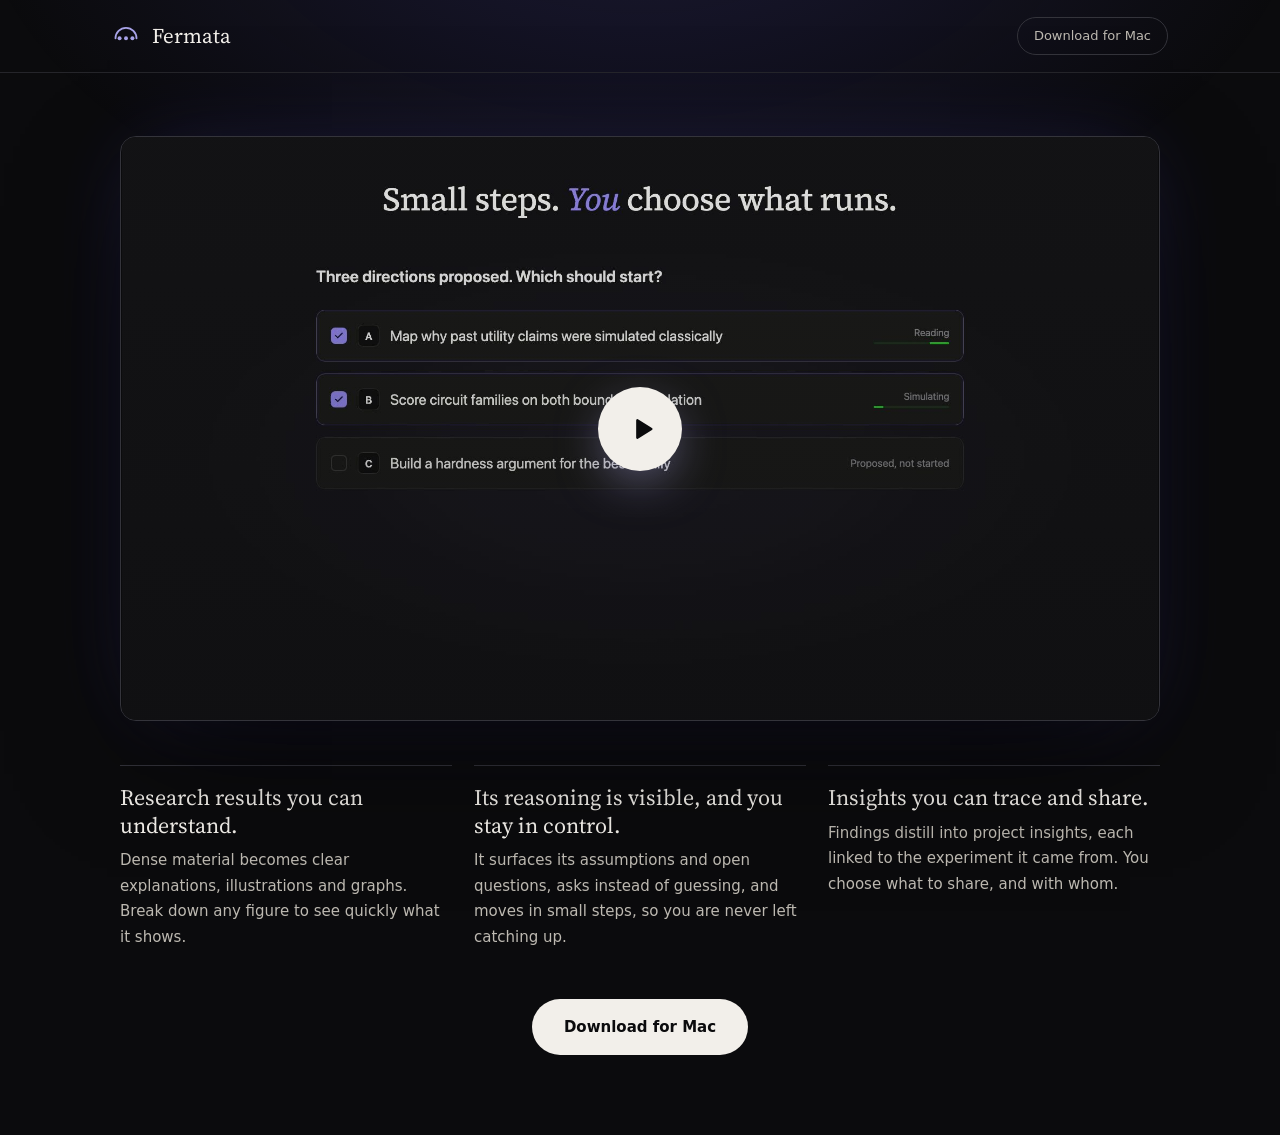
<file: demo/index.html>
<!doctype html>
<html lang="en">
<head>
  <meta charset="utf-8">
  <meta name="viewport" content="width=device-width, initial-scale=1">
  <title>Fermata: See it work</title>
  <meta name="description" content="Fermata, in under two minutes: one real research run, from the first question to the next one.">
  <meta name="theme-color" content="#0b0b0d">
  <link rel="icon" href="../assets/favicon.svg" type="image/svg+xml">
  <link rel="preconnect" href="https://fonts.googleapis.com">
  <link rel="preconnect" href="https://fonts.gstatic.com" crossorigin>
  <link href="https://fonts.googleapis.com/css2?family=Source+Serif+4:ital,opsz,wght@0,8..60,300;0,8..60,400;1,8..60,300;1,8..60,400&display=swap" rel="stylesheet">
  <style>
    :root {
      color-scheme: dark;
      --ink: #0b0b0d; --paper: #f2efea; --paper-2: #bdb9b1; --paper-3: #7d7a74;
      --rule: #25252a; --rule-2: #34343b; --violet: #a8a3e8; --indigo: #4b45b2;
      --serif: "Source Serif 4", "Iowan Old Style", Georgia, serif;
      --sans: -apple-system, BlinkMacSystemFont, "Helvetica Neue", system-ui, sans-serif;
    }
    * { box-sizing: border-box; }
    body { margin: 0; min-height: 100vh; background: var(--ink); color: var(--paper); font: 16px/1.6 var(--sans); -webkit-font-smoothing: antialiased; }
    .glow { position: fixed; inset: 0; pointer-events: none; background: radial-gradient(60rem 36rem at 50% -8rem, rgba(75, 69, 178, 0.24), transparent 70%); }
    header, main { position: relative; }
    .wrap { max-width: 1120px; margin: 0 auto; padding-inline: 32px; }
    header { border-bottom: 1px solid var(--rule); }
    header .wrap { display: flex; align-items: center; justify-content: space-between; height: 72px; }
    .brand { display: inline-flex; align-items: center; gap: 12px; text-decoration: none; color: inherit; font-family: var(--serif); font-size: 21px; }
    .brand svg { color: var(--violet); }
    .header-cta { font-size: 13px; text-decoration: none; padding: 8px 16px; border-radius: 999px; border: 1px solid var(--rule-2); color: var(--paper-2); }
    .header-cta:hover { border-color: var(--violet); color: var(--paper); }
    main { padding-block: clamp(36px, 7vh, 80px) 80px; }
    .caps { display: block; text-align: center; font-size: 11px; font-weight: 500; letter-spacing: 0.22em; text-transform: uppercase; color: var(--paper-3); margin-bottom: 22px; }
    h1 { font-family: var(--serif); font-weight: 300; font-size: clamp(30px, 4.4vw, 50px); line-height: 1.1; letter-spacing: -0.015em; text-align: center; margin: 0 auto 34px; }
    em { font-style: italic; color: var(--violet); }
    .player { position: relative; max-width: 1040px; margin: 0 auto; aspect-ratio: 16 / 9; border-radius: 16px; overflow: hidden; background: var(--ink); border: 1px solid var(--rule-2); box-shadow: 0 40px 120px -30px rgba(0, 0, 0, 0.8), 0 0 80px -20px rgba(75, 69, 178, 0.35); }
    .player video { display: block; width: 100%; height: 100%; }
    .play { position: absolute; inset: 0; display: grid; place-items: center; border: 0; padding: 0; cursor: pointer; background: linear-gradient(to top, rgba(11, 11, 13, 0.35), rgba(11, 11, 13, 0.05)); }
    .play span { width: 84px; height: 84px; border-radius: 50%; display: grid; place-items: center; background: var(--paper); color: var(--ink); box-shadow: 0 14px 50px -10px rgba(168, 163, 232, 0.6); transition: transform 0.2s; }
    .play svg { width: 28px; height: 28px; margin-left: 4px; }
    .play:hover span { transform: scale(1.05); }
    .player.playing .play { display: none; }
    .points { list-style: none; max-width: 1040px; margin: 44px auto 0; padding: 0; display: grid; grid-template-columns: repeat(3, 1fr); gap: 22px; }
    .points li { border-top: 1px solid var(--rule-2); padding-top: 18px; }
    .points b { display: block; font-family: var(--serif); font-weight: 400; font-size: 22px; line-height: 1.25; margin-bottom: 8px; }
    .points span { color: var(--paper-2); font-size: 15px; }
    .cta { display: flex; justify-content: center; margin-top: 50px; }
    .cta a { display: inline-flex; align-items: center; gap: 12px; padding: 16px 32px; border-radius: 999px; background: var(--paper); color: var(--ink); font-size: 15px; font-weight: 600; text-decoration: none; }
    @media (max-width: 760px) { .points { grid-template-columns: 1fr; } .wrap { padding-inline: 20px; } }
  </style>
  <!-- PostHog: page views, time on page, clicks (autocapture) and download clicks. The key is not in this
       repo: the deploy workflow puts it in place of __POSTHOG_KEY__ from the POSTHOG_KEY secret. A page
       that still says __POSTHOG_KEY__ (a plain local preview) loads nothing and sends nothing. -->
  <script>
    const POSTHOG_KEY = "__POSTHOG_KEY__";
    if (!POSTHOG_KEY.startsWith("__")) {
      !function(t,e){var o,n,p,r;e.__SV||(window.posthog=e,e._i=[],e.init=function(i,s,a){function g(t,e){var o=e.split(".");2==o.length&&(t=t[o[0]],e=o[1]),t[e]=function(){t.push([e].concat(Array.prototype.slice.call(arguments,0)))}}(p=t.createElement("script")).type="text/javascript",p.crossOrigin="anonymous",p.async=!0,p.src=s.api_host.replace(".i.posthog.com","-assets.i.posthog.com")+"/static/array.js",(r=t.getElementsByTagName("script")[0]).parentNode.insertBefore(p,r);var u=e;for(void 0!==a?u=e[a]=[]:a="posthog",u.people=u.people||[],u.toString=function(t){var e="posthog";return"posthog"!==a&&(e+="."+a),t||(e+=" (stub)"),e},u.people.toString=function(){return u.toString(1)+".people (stub)"},o="init capture register register_once register_for_session unregister unregister_for_session getFeatureFlag getFeatureFlagPayload isFeatureEnabled reloadFeatureFlags updateEarlyAccessFeatureEnrollment getEarlyAccessFeatures on onFeatureFlags onSessionId getSurveys getActiveMatchingSurveys renderSurvey canRenderSurvey getNextSurveyStep identify setPersonProperties group resetGroups setPersonPropertiesForFlags resetPersonPropertiesForFlags setGroupPropertiesForFlags resetGroupPropertiesForFlags reset get_distinct_id getGroups get_session_id get_session_replay_url alias set_config startSessionRecording stopSessionRecording sessionRecordingStarted captureException loadToolbar get_property getSessionProperty createPersonProfile opt_in_capturing opt_out_capturing has_opted_in_capturing has_opted_out_capturing clear_opt_in_out_capturing debug".split(" "),n=0;n<o.length;n++)g(u,o[n]);e._i.push([i,s,a])},e.__SV=1)}(document,window.posthog||[]);
      posthog.init(POSTHOG_KEY, {
        api_host: "https://us.i.posthog.com",
        person_profiles: "identified_only",
        capture_pageview: true,
        capture_pageleave: true,
      });
      // Every site event says where it came from, so it sits apart from the desktop app's in one project.
      posthog.register({ surface: "site" });
    }
  </script>
</head>
<body>
  <div class="glow" aria-hidden="true"></div>
  <header>
    <div class="wrap">
      <a class="brand" href="/" aria-label="Fermata">
        <svg viewBox="0 0 48 48" width="28" height="28" aria-hidden="true"><path d="M6 28 A18 18 0 0 1 42 28" fill="none" stroke="currentColor" stroke-width="3.2" stroke-linecap="round"/><circle cx="13" cy="28" r="3.4" fill="currentColor"/><circle cx="24" cy="28" r="3.4" fill="currentColor"/><circle cx="35" cy="28" r="3.4" fill="currentColor"/></svg>
        Fermata
      </a>
      <a class="header-cta download" href="https://github.com/fermata-ai/fermata-releases/releases/latest">Download for Mac</a>
    </div>
  </header>
  <main class="wrap">
    <div class="player">
      <video src="../assets/fermata-demo.mp4" poster="../assets/fermata-demo-poster.jpg" preload="none" playsinline
             aria-label="A Fermata research run: asking, choosing directions, reading papers, findings, open questions, and picking up again."></video>
      <button class="play" type="button" aria-label="Play the demo">
        <span><svg viewBox="0 0 24 24" aria-hidden="true"><path fill="currentColor" d="M7 4.5v15a1 1 0 0 0 1.52.85l12-7.5a1 1 0 0 0 0-1.7l-12-7.5A1 1 0 0 0 7 4.5z"/></svg></span>
      </button>
    </div>
    <ul class="points">
      <li><b>Research results you can understand.</b><span>Dense material becomes clear explanations, illustrations and graphs. Break down any figure to see quickly what it shows.</span></li>
      <li><b>Its reasoning is visible, and you stay in control.</b><span>It surfaces its assumptions and open questions, asks instead of guessing, and moves in small steps, so you are never left catching up.</span></li>
      <li><b>Insights you can trace and share.</b><span>Findings distill into project insights, each linked to the experiment it came from. You choose what to share, and with whom.</span></li>
    </ul>
    <div class="cta"><a class="download" href="https://github.com/fermata-ai/fermata-releases/releases/latest">Download for Mac</a></div>
  </main>
  <script>
    fetch("https://api.github.com/repos/fermata-ai/fermata-releases/releases/latest")
      .then((r) => (r.ok ? r.json() : Promise.reject(r.status)))
      .then((release) => {
        const dmg = release.assets.find((a) => a.name.endsWith(".dmg"));
        if (dmg) document.querySelectorAll(".download").forEach((a) => (a.href = dmg.browser_download_url));
      })
      .catch(() => {});
    document.querySelectorAll(".download").forEach((a) =>
      a.addEventListener("click", () => window.posthog?.capture("download_clicked", { button: "demo", target: a.href.endsWith(".dmg") ? "dmg" : "release_page" }, { transport: "sendBeacon" })),
    );
    (() => {
      const player = document.querySelector(".player");
      const video = player.querySelector("video");
      player.querySelector(".play").addEventListener("click", () => { player.classList.add("playing"); video.controls = true; video.play(); });
      let reported = false;
      video.addEventListener("play", () => { if (!reported) { reported = true; window.posthog?.capture("demo_played"); } });
      video.addEventListener("ended", () => window.posthog?.capture("demo_finished"));
    })();
  </script>
</body>
</html>
</file>
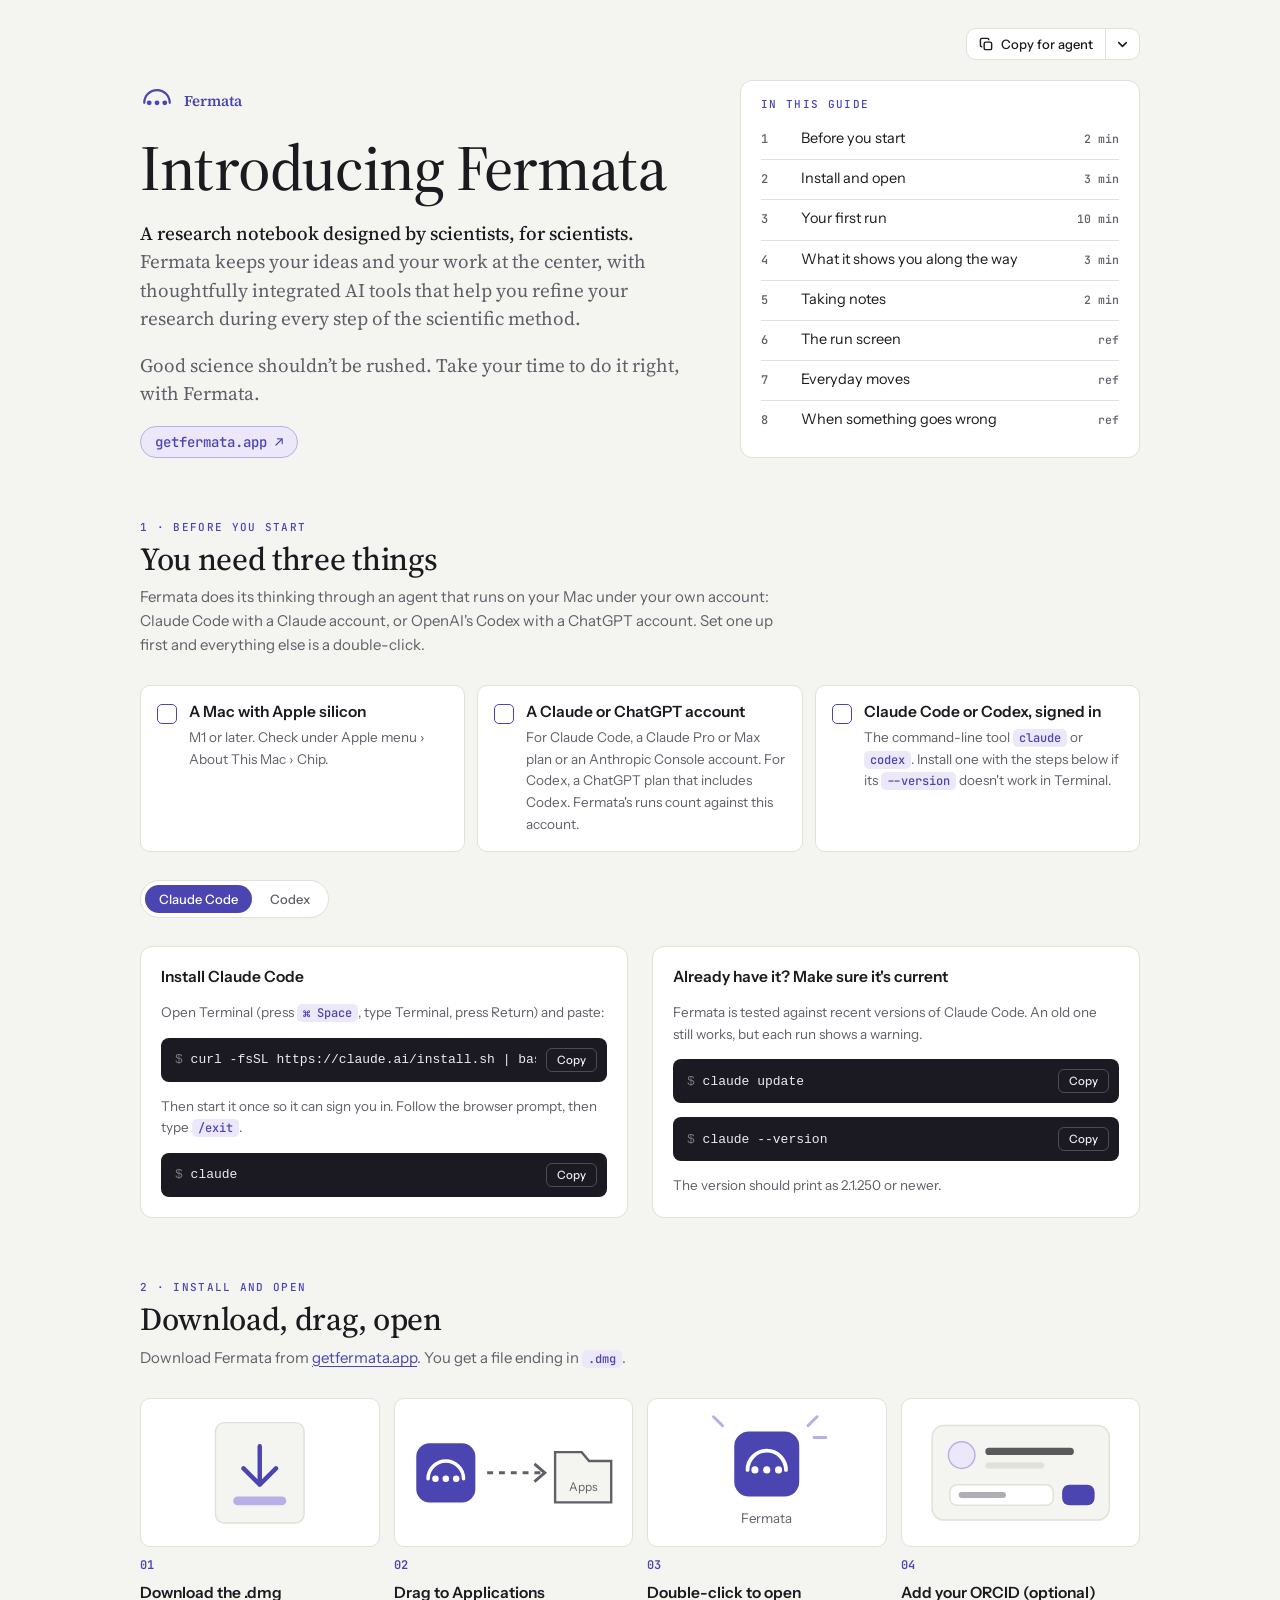
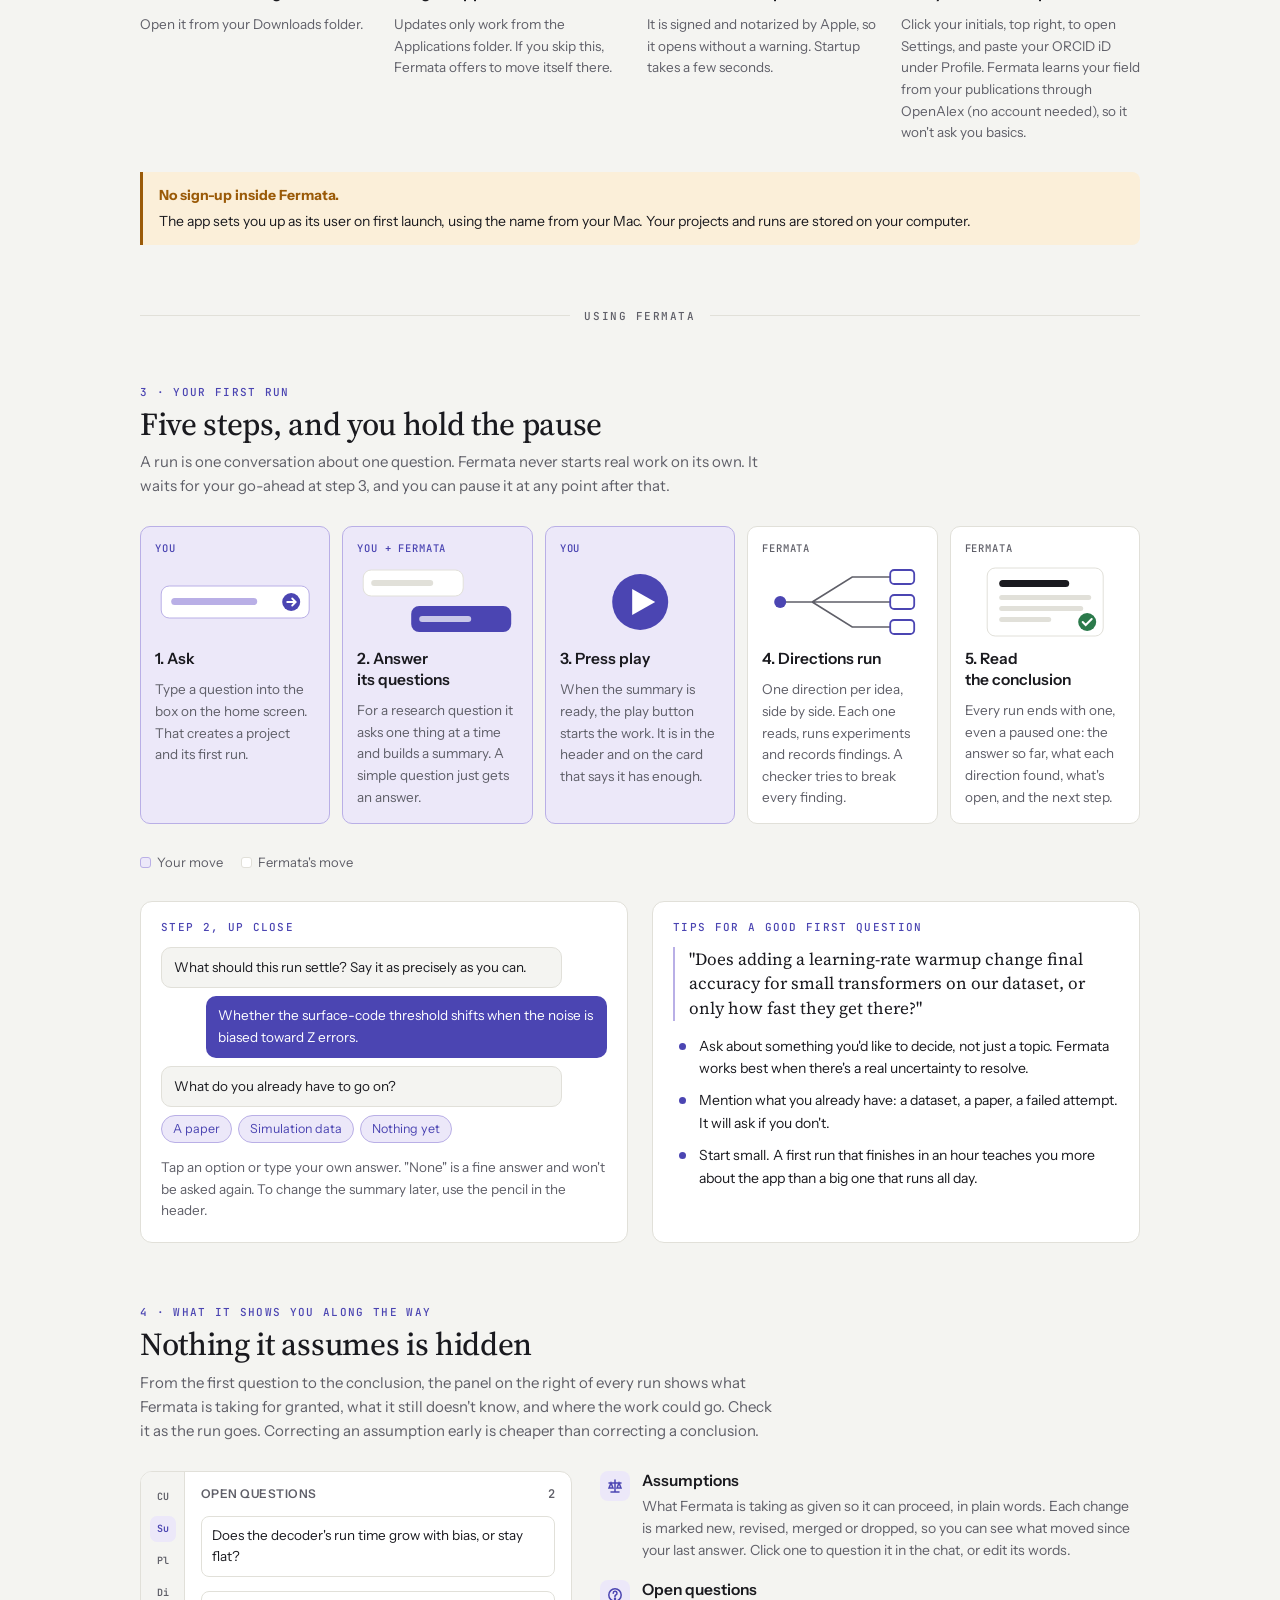
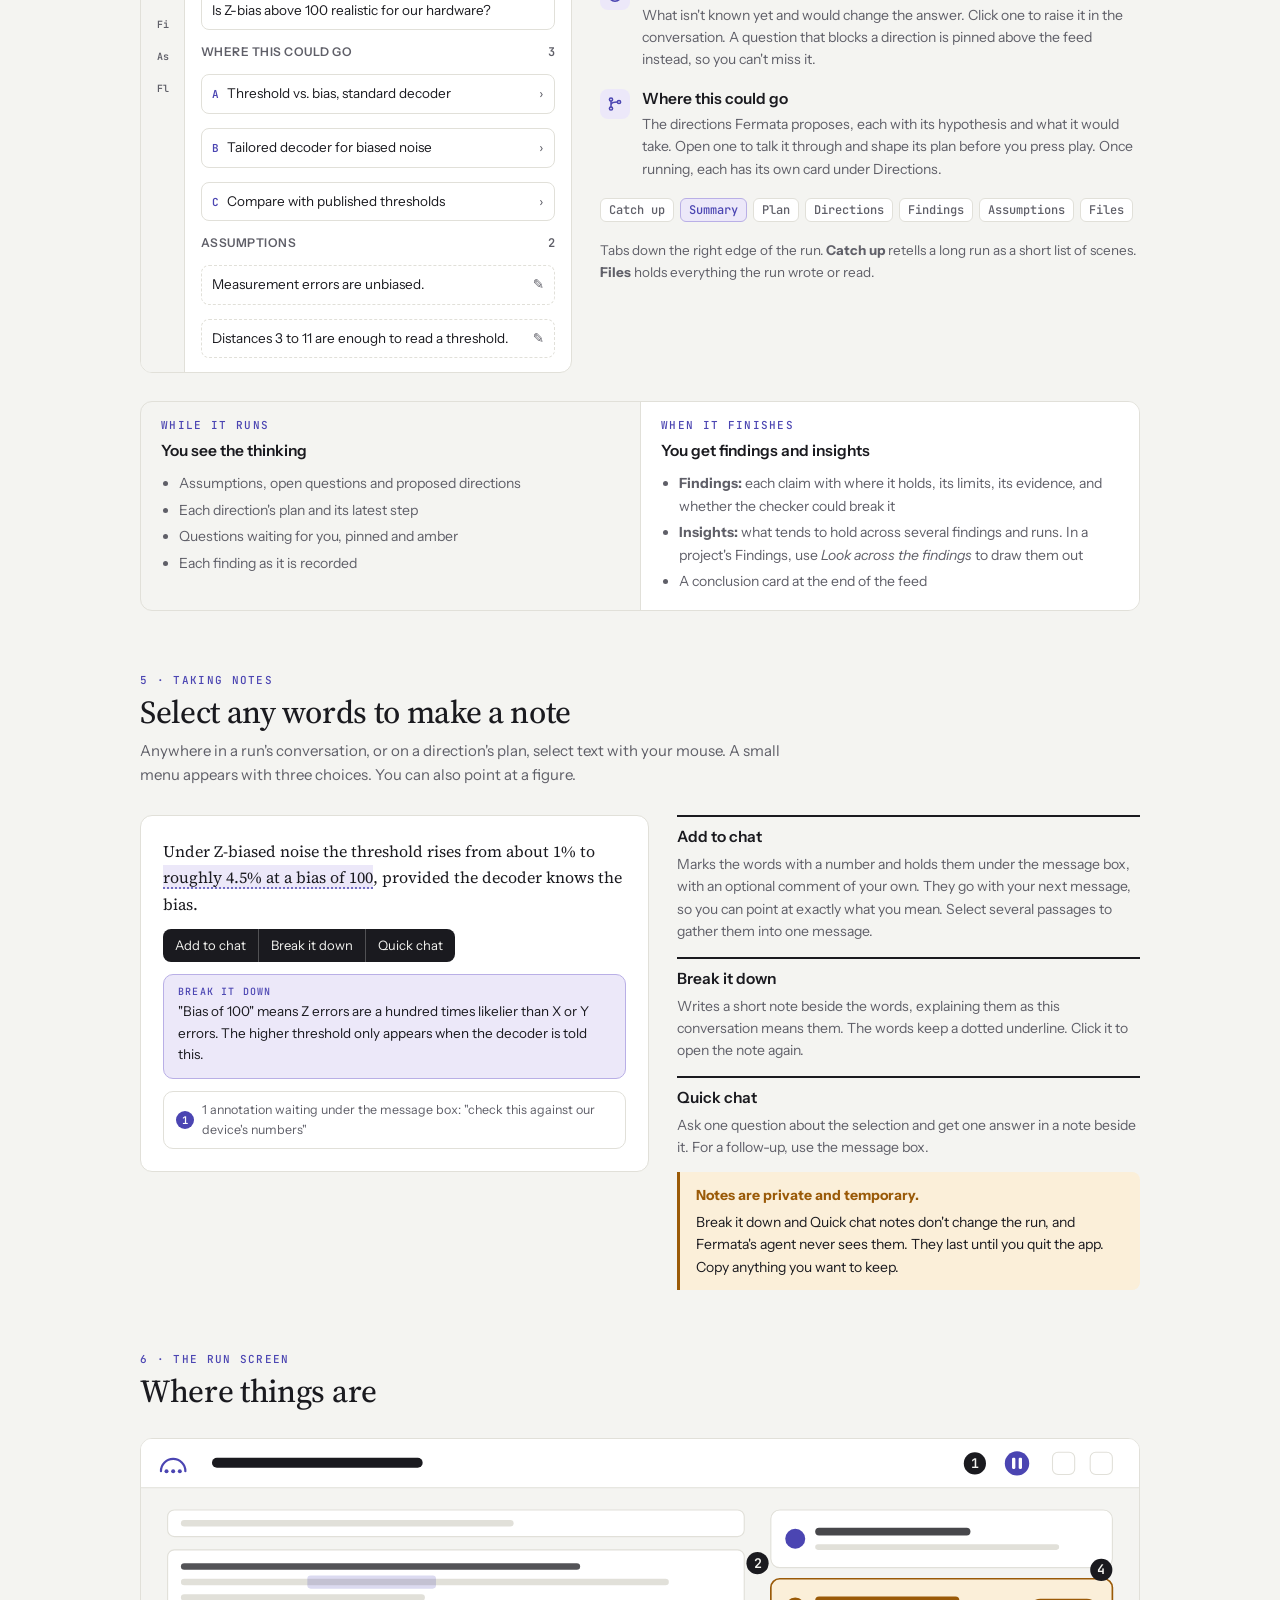
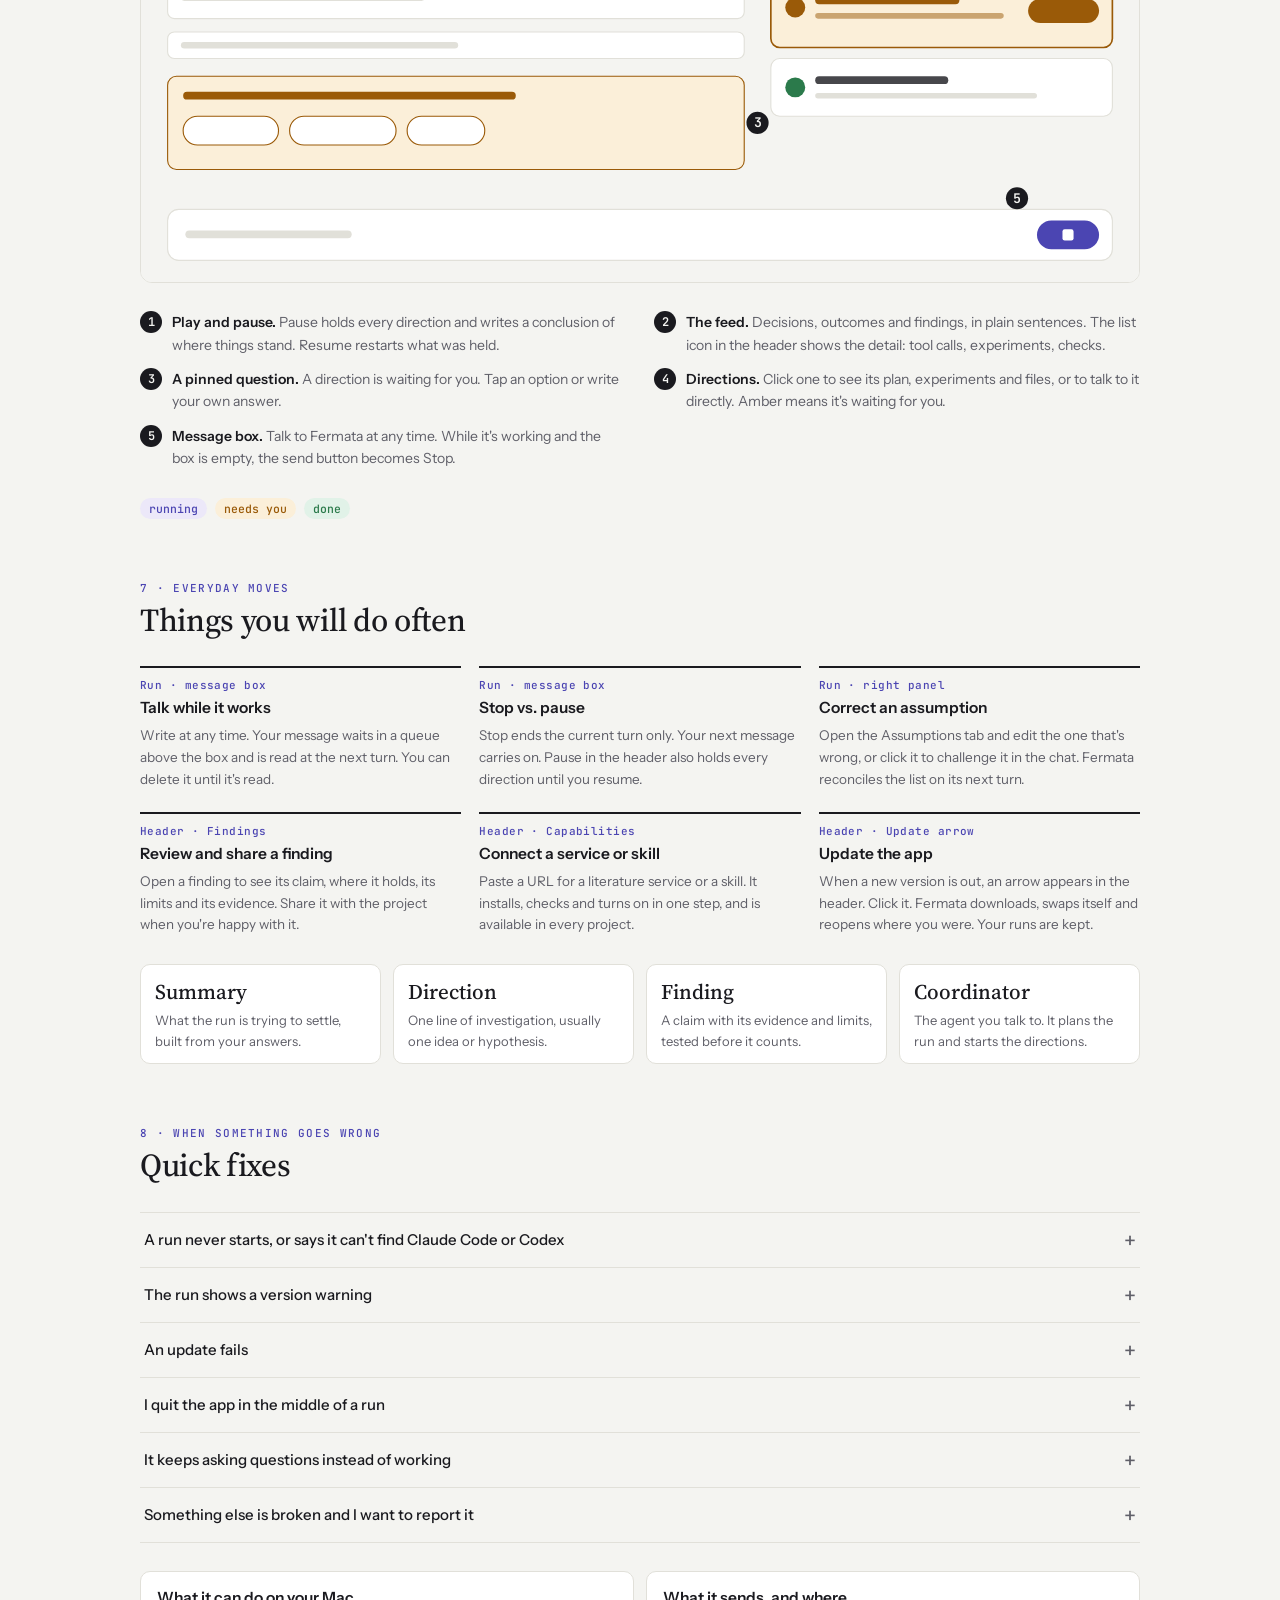
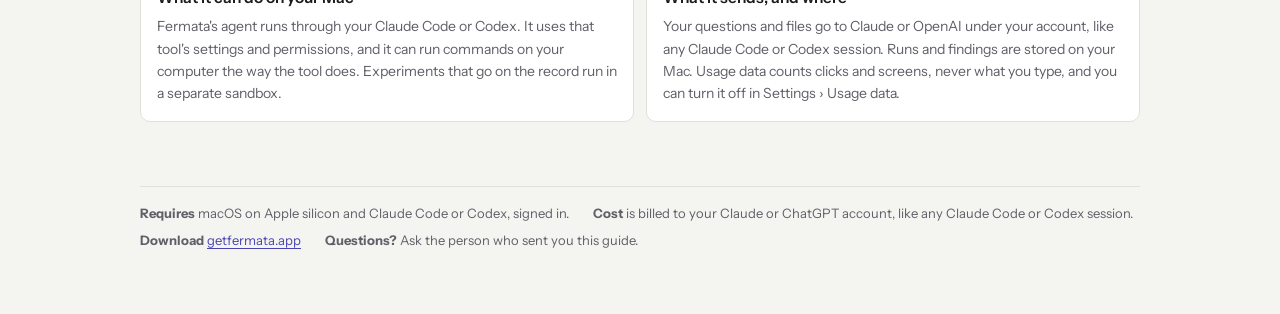
<file: guide/index.html>
<!doctype html>
<html lang="en">
<head>
  <meta charset="utf-8">
  <meta name="viewport" content="width=device-width, initial-scale=1, viewport-fit=cover">
  <title>Fermata User Guide</title>
  <meta name="description" content="Install Fermata, run your first research question, and learn what it shows you along the way.">
  <link rel="icon" href="../assets/favicon.svg" type="image/svg+xml">
  <link rel="icon" href="../assets/favicon-32.png" sizes="32x32">
  <link rel="apple-touch-icon" href="../assets/app-icon-180.png">
  <link rel="preconnect" href="https://fonts.googleapis.com">
  <link rel="preconnect" href="https://fonts.gstatic.com" crossorigin>
  <link rel="stylesheet" href="https://fonts.googleapis.com/css2?family=Source+Serif+4:opsz,wght@8..60,400;8..60,500;8..60,600&family=Instrument+Sans:wght@400;500;600&family=JetBrains+Mono:wght@500;600&display=swap">
<style>
/* Layout: a handover guide read top to bottom once, then kept as a reference.
   Part 1 gets someone from nothing to a first run; part 2 is the screen and the everyday moves; part 3 is help.
   Palette is the app's own (indigo mark on warm grey), so the guide and the app look like one thing. */
:root{
  --bg:#f4f4f1; --card:#ffffff; --fg:#1a1a1f; --muted:#5f5f68; --line:#e1e0d9;
  --accent:#4b45b2; --accent-fg:#ffffff; --accent-soft:#ece8f9; --accent-line:#b9afe6;
  --amber:#9a5a08; --amber-soft:#fbefd9; --green:#2b7a4b; --green-soft:#e1f2e8;
  --code-bg:#1b1a22; --code-fg:#ecebf5;
  --font:"Instrument Sans",system-ui,-apple-system,"Segoe UI",sans-serif;
  --serif:"Source Serif 4",Georgia,"Times New Roman",serif;
  --mono:"JetBrains Mono",ui-monospace,Menlo,monospace;
}
@media (prefers-color-scheme:dark){:root:not([data-theme="light"]){
  --bg:#131315; --card:#1c1c20; --fg:#ededea; --muted:#a3a3ab; --line:#2e2e2c;
  --accent:#a8a3e8; --accent-fg:#14122b; --accent-soft:#26234a; --accent-line:#4a4488;
  --amber:#e5a24d; --amber-soft:#3a2a12; --green:#6cc891; --green-soft:#12301f;
  --code-bg:#0c0c10; --code-fg:#ecebf5; color-scheme:dark}}
:root[data-theme="dark"]{
  --bg:#131315; --card:#1c1c20; --fg:#ededea; --muted:#a3a3ab; --line:#2e2e2c;
  --accent:#a8a3e8; --accent-fg:#14122b; --accent-soft:#26234a; --accent-line:#4a4488;
  --amber:#e5a24d; --amber-soft:#3a2a12; --green:#6cc891; --green-soft:#12301f;
  --code-bg:#0c0c10; --code-fg:#ecebf5; color-scheme:dark}

*{box-sizing:border-box}
html{scroll-behavior:smooth}
@media (prefers-reduced-motion:reduce){html{scroll-behavior:auto}}
body{margin:0;background:var(--bg);color:var(--fg);font:15px/1.6 var(--font);padding-inline:16px;padding-block:28px 64px}
.wrap{max-width:1000px;margin:0 auto;display:flex;flex-direction:column;gap:64px}
h1,h2,h3{text-wrap:balance;margin:0}
h1{font:500 clamp(40px,7vw,64px)/1.02 var(--serif);letter-spacing:-.02em}
h2{font:500 clamp(26px,3.6vw,32px)/1.15 var(--serif);letter-spacing:-.01em}
h3{font:600 15.5px/1.35 var(--font)}
p{margin:0}
a{color:var(--accent);text-underline-offset:3px}
a:focus-visible,button:focus-visible{outline:2px solid var(--accent);outline-offset:2px;border-radius:4px}
.eyebrow{font:500 11px/1 var(--mono);letter-spacing:.12em;text-transform:uppercase;color:var(--accent)}
.tagline{color:var(--fg);font-weight:500}
.site{align-self:flex-start;font:500 14px var(--mono);color:var(--accent);background:var(--accent-soft);border:1px solid var(--accent-line);border-radius:99px;padding:6px 14px;text-decoration:none}
.site:hover{border-color:var(--accent)}
.lede{font:400 19px/1.5 var(--serif);color:var(--muted);max-width:62ch}
.muted{color:var(--muted)}
.small{font-size:13.5px}
section{display:flex;flex-direction:column;gap:28px;scroll-margin-top:20px}
.sechead{display:flex;flex-direction:column;gap:8px}
.sechead p{max-width:64ch;color:var(--muted)}

/* hero */
.hero{display:grid;grid-template-columns:minmax(0,1.4fr) minmax(0,1fr);gap:40px;align-items:end}
@media(max-width:780px){.hero{grid-template-columns:1fr;gap:24px}}
.brand{display:inline-flex;align-items:center;gap:10px;font:600 15px var(--serif);color:var(--accent)}
.brand svg{width:34px;height:34px}
.hero-left{display:flex;flex-direction:column;gap:18px}
.toc{background:var(--card);border:1px solid var(--line);border-radius:12px;padding:18px 20px;display:flex;flex-direction:column;gap:2px}
.toc .eyebrow{margin-bottom:8px}
.toc a{display:grid;grid-template-columns:32px 1fr auto;gap:8px;align-items:baseline;padding:7px 0;border-top:1px solid var(--line);color:var(--fg);text-decoration:none;font-size:14.5px}
.toc a:first-of-type{border-top:0}
.toc a:hover span:nth-child(2){color:var(--accent)}
.toc a span:first-child{font:500 12px var(--mono);color:var(--muted)}
.toc a span:last-child{font:500 11.5px var(--mono);color:var(--muted)}

/* checklist */
.needs{display:grid;grid-template-columns:repeat(3,minmax(0,1fr));gap:12px}
@media(max-width:780px){.needs{grid-template-columns:1fr}}
.need{background:var(--card);border:1px solid var(--line);border-radius:10px;padding:16px;display:flex;gap:12px;min-width:0}
.need .box{flex:none;width:20px;height:20px;border:1.6px solid var(--accent);border-radius:5px;margin-top:2px}
.need div{display:flex;flex-direction:column;gap:4px;min-width:0}

/* install steps */
.install{display:grid;grid-template-columns:repeat(4,minmax(0,1fr));gap:14px}
@media(max-width:880px){.install{grid-template-columns:repeat(2,minmax(0,1fr))}}
@media(max-width:500px){.install{grid-template-columns:1fr}}
.istep{display:flex;flex-direction:column;gap:10px;min-width:0}
.istep .pic{background:var(--card);border:1px solid var(--line);border-radius:10px;aspect-ratio:16/10;max-width:100%;display:flex;align-items:center;justify-content:center;overflow:hidden}
.istep .pic svg{width:100%;height:100%}
.num{font:600 12px var(--mono);color:var(--accent)}

/* code */
.cmd{display:flex;align-items:center;gap:10px;background:var(--code-bg);color:var(--code-fg);border-radius:8px;padding:10px 10px 10px 14px;font:500 13px/1.5 var(--mono);min-width:0}
.cmd code{flex:1;min-width:0;overflow-x:auto;white-space:pre;background:none;color:inherit;padding:0}
.cmd code::before{content:"$ ";opacity:.45}
.copy{flex:none;font:500 11.5px var(--font);background:transparent;color:var(--code-fg);border:1px solid rgba(255,255,255,.22);border-radius:6px;padding:4px 10px;cursor:pointer}
.copy:hover{background:rgba(255,255,255,.08)}
kbd,.k{font:500 12px var(--mono);background:var(--accent-soft);color:var(--accent);padding:1px 6px;border-radius:5px;white-space:nowrap}

.callout{margin:0;border-left:3px solid var(--amber);background:var(--amber-soft);border-radius:0 8px 8px 0;padding:12px 16px;font-size:14px;display:flex;flex-direction:column;gap:4px}
.callout strong{color:var(--amber)}

/* path of a run */
.path{display:grid;grid-template-columns:repeat(5,minmax(0,1fr));gap:12px}
@media(max-width:880px){.path{grid-template-columns:repeat(2,minmax(0,1fr))}}
@media(max-width:480px){.path{grid-template-columns:1fr}}
.step{background:var(--card);border:1px solid var(--line);border-radius:10px;padding:14px;display:flex;flex-direction:column;gap:9px;min-width:0}
.step svg{width:100%;height:76px}
.step .tag{font:500 10.5px var(--mono);color:var(--muted);letter-spacing:.08em;text-transform:uppercase}
.step p{font-size:13.5px;color:var(--muted)}
.step.you{border-color:var(--accent-line);background:var(--accent-soft)}
.step.you .tag{color:var(--accent)}
.legend{display:flex;gap:18px;flex-wrap:wrap;font-size:13px;color:var(--muted)}
.legend i{display:inline-block;width:11px;height:11px;border-radius:3px;margin-right:6px;vertical-align:-1px}

/* first run walkthrough */
.cols[hidden]{display:none}
.pick{display:inline-flex;align-self:flex-start;gap:4px;background:var(--card);border:1px solid var(--line);border-radius:99px;padding:4px}
.pick button{font:500 13px var(--font);color:var(--muted);background:none;border:0;border-radius:99px;padding:6px 14px;cursor:pointer}
.pick button:hover{color:var(--fg)}
.pick button[aria-selected="true"]{background:var(--accent);color:var(--accent-fg)}
.cols{display:grid;grid-template-columns:minmax(0,1fr) minmax(0,1fr);gap:24px}
@media(max-width:780px){.cols{grid-template-columns:1fr}}
.panel{background:var(--card);border:1px solid var(--line);border-radius:12px;padding:20px;display:flex;flex-direction:column;gap:14px;min-width:0}
.chat{display:flex;flex-direction:column;gap:8px;font-size:13.5px}
.bub{padding:9px 12px;border-radius:10px;max-width:90%}
.bub.ai{background:var(--bg);border:1px solid var(--line)}
.bub.me{background:var(--accent);color:var(--accent-fg);align-self:flex-end}
.chips{display:flex;gap:6px;flex-wrap:wrap}
.chip{border:1px solid var(--accent-line);color:var(--accent);background:var(--accent-soft);border-radius:99px;padding:3px 11px;font-size:12.5px}
.tips{margin:0;padding:0;list-style:none;display:flex;flex-direction:column;gap:10px}
.tips li{display:grid;grid-template-columns:18px 1fr;gap:8px;font-size:14px}
.tips li::before{content:"";width:7px;height:7px;border-radius:50%;background:var(--accent);margin-top:8px;justify-self:center}
.eg{font:400 17px/1.45 var(--serif);border-left:2px solid var(--accent-line);padding-left:14px}

/* app sketch */
.shot{background:var(--card);border:1px solid var(--line);border-radius:12px;overflow-x:auto}
.shot svg{display:block;width:100%;min-width:560px;height:auto}
.callouts{display:grid;grid-template-columns:repeat(2,minmax(0,1fr));gap:12px 28px}
@media(max-width:640px){.callouts{grid-template-columns:1fr}}
.co{display:flex;gap:10px;font-size:14px;min-width:0}
.co b{flex:none;width:22px;height:22px;border-radius:50%;background:var(--fg);color:var(--bg);font:600 12px/22px var(--mono);text-align:center}
.co span{color:var(--muted)} .co strong{font-weight:600}
.states{display:flex;gap:8px;flex-wrap:wrap}
.pill{font:500 11.5px var(--mono);padding:3px 9px;border-radius:99px}
.pill.wait{background:var(--amber-soft);color:var(--amber)}
.pill.ok{background:var(--green-soft);color:var(--green)}
.pill.run{background:var(--accent-soft);color:var(--accent)}

/* moves */
.moves{display:grid;grid-template-columns:repeat(3,minmax(0,1fr));gap:22px 18px}
@media(max-width:880px){.moves{grid-template-columns:repeat(2,minmax(0,1fr))}}
@media(max-width:520px){.moves{grid-template-columns:1fr}}
.move{border-top:2px solid var(--fg);padding-top:10px;display:flex;flex-direction:column;gap:6px;min-width:0}
.move p{font-size:13.5px;color:var(--muted)}
.where{font:500 11px var(--mono);color:var(--accent);letter-spacing:.04em}

/* vocab */
.vocab{display:grid;grid-template-columns:repeat(4,minmax(0,1fr));gap:12px;margin:0}
@media(max-width:820px){.vocab{grid-template-columns:repeat(2,minmax(0,1fr))}}
@media(max-width:420px){.vocab{grid-template-columns:1fr}}
.vocab div{background:var(--card);border:1px solid var(--line);border-radius:10px;padding:12px 14px;min-width:0}
.vocab dt{font:500 21px var(--serif)} .vocab dd{margin:4px 0 0;font-size:13px;color:var(--muted)}

/* troubleshooting */
.faq{display:flex;flex-direction:column;border-top:1px solid var(--line)}
.faq details{border-bottom:1px solid var(--line)}
.faq summary{cursor:pointer;list-style:none;padding:14px 4px;display:grid;grid-template-columns:1fr auto;gap:12px;align-items:center;font-weight:500}
.faq summary::-webkit-details-marker{display:none}
.faq summary::after{content:"+";font:400 20px var(--mono);color:var(--muted)}
.faq details[open] summary::after{content:"−"}
.faq .ans{padding:0 4px 16px;display:flex;flex-direction:column;gap:10px;color:var(--muted);font-size:14.5px;max-width:72ch}

/* trust */
.trust{display:grid;grid-template-columns:repeat(2,minmax(0,1fr));gap:12px}
@media(max-width:700px){.trust{grid-template-columns:1fr}}
.trust div{background:var(--card);border:1px solid var(--line);border-radius:10px;padding:16px;display:flex;flex-direction:column;gap:6px;min-width:0}
.trust p{font-size:14px;color:var(--muted)}

.divider{display:flex;align-items:center;gap:14px;color:var(--muted);font:500 11px var(--mono);letter-spacing:.14em;text-transform:uppercase}
.divider::before,.divider::after{content:"";flex:1;border-top:1px solid var(--line)}
.foot{font-size:13px;color:var(--muted);border-top:1px solid var(--line);padding-top:16px;display:flex;flex-wrap:wrap;gap:6px 24px}
.shot svg text{font-family:var(--mono)}

/* along the way: right panel */
.along{display:grid;grid-template-columns:minmax(0,1fr) minmax(0,1.25fr);gap:28px;align-items:start}
@media(max-width:820px){.along{grid-template-columns:1fr}}
.rail{background:var(--card);border:1px solid var(--line);border-radius:12px;overflow:hidden;display:grid;grid-template-columns:44px minmax(0,1fr);min-width:0}
.rail-icons{background:var(--bg);border-right:1px solid var(--line);display:flex;flex-direction:column;align-items:center;gap:6px;padding-block:12px}
.rail-icons span{width:26px;height:26px;border-radius:7px;display:grid;place-items:center;font:600 10px var(--mono);color:var(--muted)}
.rail-icons span.on{background:var(--accent-soft);color:var(--accent)}
.rail-body{padding:14px 16px;display:flex;flex-direction:column;gap:14px;min-width:0}
.rail-body h4{margin:0;font:600 12px var(--font);letter-spacing:.04em;text-transform:uppercase;color:var(--muted);display:flex;justify-content:space-between}
.rail-body h4 i{font-style:normal;font-family:var(--mono)}
.rl{font-size:13.5px;border:1px solid var(--line);border-radius:8px;padding:8px 10px;display:flex;gap:8px;align-items:baseline;min-width:0}
.rl b{font:600 11px var(--mono);color:var(--accent);flex:none}
.rl .go{margin-left:auto;color:var(--muted);flex:none}
.rl.asm{border-style:dashed}
.tabsrow{display:flex;flex-wrap:wrap;gap:6px}
.tabsrow span{font:500 12px var(--mono);border:1px solid var(--line);border-radius:6px;padding:3px 8px;color:var(--muted);background:var(--card)}
.tabsrow span.hl{border-color:var(--accent-line);color:var(--accent);background:var(--accent-soft)}
.shows{display:flex;flex-direction:column;gap:18px;min-width:0}
.show{display:grid;grid-template-columns:30px minmax(0,1fr);gap:12px}
.show .ic{width:30px;height:30px;border-radius:8px;background:var(--accent-soft);color:var(--accent);display:grid;place-items:center}
.show .ic svg{width:16px;height:16px}
.show div{display:flex;flex-direction:column;gap:3px;min-width:0}
.show p{font-size:14px;color:var(--muted)}
.timeline{display:grid;grid-template-columns:minmax(0,1fr) minmax(0,1fr);gap:0;border:1px solid var(--line);border-radius:12px;overflow:hidden}
@media(max-width:700px){.timeline{grid-template-columns:1fr}}
.timeline > div{padding:18px 20px;display:flex;flex-direction:column;gap:10px;min-width:0}
.timeline > div + div{border-left:1px solid var(--line);background:var(--card)}
@media(max-width:700px){.timeline > div + div{border-left:0;border-top:1px solid var(--line)}}
.timeline ul{margin:0;padding-left:18px;font-size:14px;color:var(--muted);display:flex;flex-direction:column;gap:4px}

/* notes */
.notes{display:grid;grid-template-columns:minmax(0,1.1fr) minmax(0,1fr);gap:28px;align-items:start}
@media(max-width:820px){.notes{grid-template-columns:1fr}}
.reader{background:var(--card);border:1px solid var(--line);border-radius:12px;padding:22px;display:flex;flex-direction:column;gap:12px;min-width:0;position:relative}
.reader p.txt{font:400 16px/1.65 var(--serif)}
.sel{background:var(--accent-soft);text-decoration:underline dotted var(--accent);text-underline-offset:4px;padding:1px 0}
.menu{display:inline-flex;align-self:flex-start;background:var(--fg);color:var(--bg);border-radius:8px;font-size:13px;overflow:hidden;flex-wrap:wrap}
.menu span{padding:6px 12px}
.menu span + span{border-left:1px solid color-mix(in srgb,var(--bg) 25%,transparent)}
.note{border:1px solid var(--accent-line);background:var(--accent-soft);border-radius:10px;padding:12px 14px;font-size:13.5px;display:flex;flex-direction:column;gap:4px}
.note .eyebrow{font-size:10px}
.ann{display:flex;align-items:center;gap:8px;font-size:12.5px;color:var(--muted);border:1px solid var(--line);border-radius:10px;padding:8px 12px}
.ann b{width:18px;height:18px;border-radius:50%;background:var(--accent);color:var(--accent-fg);font:600 10.5px/18px var(--mono);text-align:center;flex:none}
.opts{display:flex;flex-direction:column;gap:14px}
.opt{border-top:2px solid var(--fg);padding-top:10px;display:flex;flex-direction:column;gap:5px}
.opt p{font-size:14px;color:var(--muted)}
/* copy for agent: the whole guide as markdown, top right of the page (a split button and its menu, as docs sites do) */
.wrap{position:relative}
.agent{position:absolute;top:0;right:0;z-index:2}
.agent-btns{display:inline-flex;background:var(--card);border:1px solid var(--line);border-radius:10px;overflow:hidden}
.agent-btns button{display:inline-flex;align-items:center;gap:7px;font:500 13px var(--font);color:var(--fg);background:none;border:0;padding:7px 12px;cursor:pointer}
.agent-btns button:hover{background:var(--accent-soft);color:var(--accent)}
.agent-btns button + button{border-left:1px solid var(--line);padding:7px 9px}
.agent svg{width:15px;height:15px;flex:none}
.agent-menu{position:absolute;right:0;top:calc(100% + 6px);width:270px;background:var(--card);border:1px solid var(--line);border-radius:12px;padding:6px;box-shadow:0 10px 30px rgba(0,0,0,.12);display:flex;flex-direction:column}
.agent-menu a,.agent-menu button{display:grid;grid-template-columns:18px 1fr;gap:2px 10px;align-items:start;text-align:left;font:500 13.5px var(--font);color:var(--fg);background:none;border:0;border-radius:8px;padding:8px 10px;cursor:pointer;text-decoration:none}
.agent-menu a:hover,.agent-menu button:hover,.agent-menu :focus-visible{background:var(--accent-soft)}
.agent-menu svg{margin-top:2px;color:var(--muted)}
.agent-menu small{grid-column:2;font:400 12px var(--font);color:var(--muted)}
@media(min-width:781px){.toc{margin-top:52px}}
[hidden]{display:none!important}
img{max-width:100%}
</style>
  <!-- PostHog: page views, time on page, clicks (autocapture) and download clicks. The key is not in this
       repo: the deploy workflow puts it in place of __POSTHOG_KEY__ from the POSTHOG_KEY secret. A page
       that still says __POSTHOG_KEY__ (a plain local preview) loads nothing and sends nothing. -->
  <script>
    const POSTHOG_KEY = "__POSTHOG_KEY__";
    if (!POSTHOG_KEY.startsWith("__")) {
      !function(t,e){var o,n,p,r;e.__SV||(window.posthog=e,e._i=[],e.init=function(i,s,a){function g(t,e){var o=e.split(".");2==o.length&&(t=t[o[0]],e=o[1]),t[e]=function(){t.push([e].concat(Array.prototype.slice.call(arguments,0)))}}(p=t.createElement("script")).type="text/javascript",p.crossOrigin="anonymous",p.async=!0,p.src=s.api_host.replace(".i.posthog.com","-assets.i.posthog.com")+"/static/array.js",(r=t.getElementsByTagName("script")[0]).parentNode.insertBefore(p,r);var u=e;for(void 0!==a?u=e[a]=[]:a="posthog",u.people=u.people||[],u.toString=function(t){var e="posthog";return"posthog"!==a&&(e+="."+a),t||(e+=" (stub)"),e},u.people.toString=function(){return u.toString(1)+".people (stub)"},o="init capture register register_once register_for_session unregister unregister_for_session getFeatureFlag getFeatureFlagPayload isFeatureEnabled reloadFeatureFlags updateEarlyAccessFeatureEnrollment getEarlyAccessFeatures on onFeatureFlags onSessionId getSurveys getActiveMatchingSurveys renderSurvey canRenderSurvey getNextSurveyStep identify setPersonProperties group resetGroups setPersonPropertiesForFlags resetPersonPropertiesForFlags setGroupPropertiesForFlags resetGroupPropertiesForFlags reset get_distinct_id getGroups get_session_id get_session_replay_url alias set_config startSessionRecording stopSessionRecording sessionRecordingStarted captureException loadToolbar get_property getSessionProperty createPersonProfile opt_in_capturing opt_out_capturing has_opted_in_capturing has_opted_out_capturing clear_opt_in_out_capturing debug".split(" "),n=0;n<o.length;n++)g(u,o[n]);e._i.push([i,s,a])},e.__SV=1)}(document,window.posthog||[]);
      posthog.init(POSTHOG_KEY, {
        api_host: "https://us.i.posthog.com",
        person_profiles: "identified_only",
        capture_pageview: true,
        capture_pageleave: true,
      });
      // Every site event says where it came from, so it sits apart from the desktop app's in one project.
      posthog.register({ surface: "site" });
    }
  </script>
</head>
<body>
<div class="wrap">
<div class="agent" id="agent">
  <div class="agent-btns">
    <button type="button" id="agent-copy" data-ph="copy-for-agent" title="Copy this guide as Markdown, to paste into Claude Code or Codex"><svg viewBox="0 0 16 16" fill="none" stroke="currentColor" stroke-width="1.5" stroke-linejoin="round" aria-hidden="true"><rect x="5.5" y="5.5" width="8" height="8" rx="1.6"/><path d="M10.5 3.5v-.4A1.6 1.6 0 0 0 8.9 1.5H3.1a1.6 1.6 0 0 0-1.6 1.6v5.8a1.6 1.6 0 0 0 1.6 1.6h.4"/></svg><span>Copy for agent</span></button>
    <button type="button" id="agent-more" data-ph="copy-for-agent-menu" aria-haspopup="menu" aria-expanded="false" aria-controls="agent-menu" aria-label="More ways to use this guide with an agent"><svg viewBox="0 0 16 16" fill="none" stroke="currentColor" stroke-width="1.6" stroke-linecap="round" stroke-linejoin="round" aria-hidden="true"><path d="m4 6 4 4 4-4"/></svg></button>
  </div>
  <div class="agent-menu" id="agent-menu" role="menu" hidden>
    <button type="button" role="menuitem" data-ph="copy-for-agent-md" data-act="copy"><svg viewBox="0 0 16 16" fill="none" stroke="currentColor" stroke-width="1.5" stroke-linejoin="round" aria-hidden="true"><rect x="5.5" y="5.5" width="8" height="8" rx="1.6"/><path d="M10.5 3.5v-.4A1.6 1.6 0 0 0 8.9 1.5H3.1a1.6 1.6 0 0 0-1.6 1.6v5.8a1.6 1.6 0 0 0 1.6 1.6h.4"/></svg><span>Copy for agent</span><small>The guide as Markdown, to paste into Claude Code or Codex</small></button>
    <button type="button" role="menuitem" data-ph="view-markdown" data-act="view"><svg viewBox="0 0 16 16" fill="none" stroke="currentColor" stroke-width="1.5" stroke-linejoin="round" aria-hidden="true"><path d="M4 1.5h5.5l3 3v10H4z"/><path d="M9.5 1.5v3h3M6.5 8.5h4M6.5 11h4"/></svg><span>View as Markdown</span><small>The same text, in a new tab</small></button>
    <a role="menuitem" data-ph="open-chatgpt" target="_blank" rel="noopener" data-ask="https://chatgpt.com/?q="><svg viewBox="0 0 16 16" fill="none" stroke="currentColor" stroke-width="1.5" stroke-linecap="round" stroke-linejoin="round" aria-hidden="true"><path d="M9.5 2.5h4v4M13.5 2.5 7.5 8.5M12 9.5v3.5H3V4h3.5"/></svg><span>Open in ChatGPT</span><small>Ask questions about this guide</small></a>
    <a role="menuitem" data-ph="open-claude" target="_blank" rel="noopener" data-ask="https://claude.ai/new?q="><svg viewBox="0 0 16 16" fill="none" stroke="currentColor" stroke-width="1.5" stroke-linecap="round" stroke-linejoin="round" aria-hidden="true"><path d="M9.5 2.5h4v4M13.5 2.5 7.5 8.5M12 9.5v3.5H3V4h3.5"/></svg><span>Open in Claude</span><small>Ask questions about this guide</small></a>
  </div>
</div>

<!-- HERO -->
<header class="hero">
  <div class="hero-left">
    <span class="brand">
      <svg viewBox="0 0 48 48" aria-hidden="true"><path d="M6 28 A18 18 0 0 1 42 28" fill="none" stroke="var(--accent)" stroke-width="3.2" stroke-linecap="round"/><circle cx="13" cy="28" r="3.4" fill="var(--accent)"/><circle cx="24" cy="28" r="3.4" fill="var(--accent)"/><circle cx="35" cy="28" r="3.4" fill="var(--accent)"/></svg>
      Fermata
    </span>
    <h1>Introducing Fermata</h1>
    <p class="lede"><strong class="tagline">A research notebook designed by scientists, for scientists.</strong> Fermata keeps your ideas and your work at the center, with thoughtfully integrated AI tools that help you refine your research during every step of the scientific method.</p>
    <p class="lede">Good science shouldn’t be rushed. Take your time to do it right, with Fermata.</p>
    <a class="site" href="https://getfermata.app" target="_blank" rel="noopener" data-ph="site-link-hero">getfermata.app <span aria-hidden="true">↗</span></a>
  </div>
  <nav class="toc" aria-label="Contents">
    <span class="eyebrow">In this guide</span>
    <a href="#before" data-ph="toc"><span>1</span><span>Before you start</span><span>2 min</span></a>
    <a href="#install" data-ph="toc"><span>2</span><span>Install and open</span><span>3 min</span></a>
    <a href="#first-run" data-ph="toc"><span>3</span><span>Your first run</span><span>10 min</span></a>
    <a href="#along" data-ph="toc"><span>4</span><span>What it shows you along the way</span><span>3 min</span></a>
    <a href="#notes" data-ph="toc"><span>5</span><span>Taking notes</span><span>2 min</span></a>
    <a href="#screen" data-ph="toc"><span>6</span><span>The run screen</span><span>ref</span></a>
    <a href="#moves" data-ph="toc"><span>7</span><span>Everyday moves</span><span>ref</span></a>
    <a href="#help" data-ph="toc"><span>8</span><span>When something goes wrong</span><span>ref</span></a>
  </nav>
</header>

<!-- 1 BEFORE -->
<section id="before">
  <div class="sechead">
    <span class="eyebrow">1 · Before you start</span>
    <h2>You need three things</h2>
    <p>Fermata does its thinking through an agent that runs on your Mac under your own account: Claude Code with a Claude account, or OpenAI's Codex with a ChatGPT account. Set one up first and everything else is a double-click.</p>
  </div>
  <div class="needs">
    <div class="need"><span class="box" aria-hidden="true"></span><div><h3>A Mac with Apple silicon</h3><p class="small muted">M1 or later. Check under Apple menu › About This Mac › Chip.</p></div></div>
    <div class="need"><span class="box" aria-hidden="true"></span><div><h3>A Claude or ChatGPT account</h3><p class="small muted">For Claude Code, a Claude Pro or Max plan or an Anthropic Console account. For Codex, a ChatGPT plan that includes Codex. Fermata's runs count against this account.</p></div></div>
    <div class="need"><span class="box" aria-hidden="true"></span><div><h3>Claude Code or Codex, signed in</h3><p class="small muted">The command-line tool <span class="k">claude</span> or <span class="k">codex</span>. Install one with the steps below if its <span class="k">--version</span> doesn't work in Terminal.</p></div></div>
  </div>

  <div class="pick" role="tablist" aria-label="Agent">
    <button type="button" role="tab" id="pick-claude" aria-selected="true" aria-controls="agent-claude" data-ph="agent-claude">Claude Code</button>
    <button type="button" role="tab" id="pick-codex" aria-selected="false" aria-controls="agent-codex" data-ph="agent-codex">Codex</button>
  </div>

  <div class="cols" id="agent-claude" role="tabpanel" aria-labelledby="pick-claude">
    <div class="panel">
      <h3>Install Claude Code</h3>
      <p class="small muted">Open Terminal (press <kbd>⌘ Space</kbd>, type Terminal, press Return) and paste:</p>
      <div class="cmd"><code id="c1">curl -fsSL https://claude.ai/install.sh | bash</code><button class="copy" type="button" data-ph="copy-cmd" data-for="c1">Copy</button></div>
      <p class="small muted">Then start it once so it can sign you in. Follow the browser prompt, then type <span class="k">/exit</span>.</p>
      <div class="cmd"><code id="c2">claude</code><button class="copy" type="button" data-ph="copy-cmd" data-for="c2">Copy</button></div>
    </div>
    <div class="panel">
      <h3>Already have it? Make sure it's current</h3>
      <p class="small muted">Fermata is tested against recent versions of Claude Code. An old one still works, but each run shows a warning.</p>
      <div class="cmd"><code id="c3">claude update</code><button class="copy" type="button" data-ph="copy-cmd" data-for="c3">Copy</button></div>
      <div class="cmd"><code id="c4">claude --version</code><button class="copy" type="button" data-ph="copy-cmd" data-for="c4">Copy</button></div>
      <p class="small muted">The version should print as 2.1.250 or newer.</p>
    </div>
  </div>

  <div class="cols" id="agent-codex" role="tabpanel" aria-labelledby="pick-codex" hidden>
    <div class="panel">
      <h3>Install Codex</h3>
      <p class="small muted">Open Terminal (press <kbd>⌘ Space</kbd>, type Terminal, press Return) and paste:</p>
      <div class="cmd"><code id="c5">curl -fsSL https://chatgpt.com/codex/install.sh | sh</code><button class="copy" type="button" data-ph="copy-cmd" data-for="c5">Copy</button></div>
      <p class="small muted">Then start it once and choose Sign in with ChatGPT. Follow the browser prompt, then type <span class="k">/exit</span>.</p>
      <div class="cmd"><code id="c6">codex</code><button class="copy" type="button" data-ph="copy-cmd" data-for="c6">Copy</button></div>
      <p class="small muted">Fermata uses Claude Code until you switch. Click your initials, top right, to open Settings, and under Models set Agent to Codex.</p>
    </div>
    <div class="panel">
      <h3>Already have it? Make sure it's current</h3>
      <p class="small muted">Fermata is tested against recent versions of Codex. An old one still works, but each run shows a warning. Run the install command again to update.</p>
      <div class="cmd"><code id="c7">curl -fsSL https://chatgpt.com/codex/install.sh | sh</code><button class="copy" type="button" data-ph="copy-cmd" data-for="c7">Copy</button></div>
      <div class="cmd"><code id="c8">codex --version</code><button class="copy" type="button" data-ph="copy-cmd" data-for="c8">Copy</button></div>
      <p class="small muted">The version should print as 0.162.0 or newer.</p>
    </div>
  </div>
</section>

<!-- 2 INSTALL -->
<section id="install">
  <div class="sechead">
    <span class="eyebrow">2 · Install and open</span>
    <h2>Download, drag, open</h2>
    <p>Download Fermata from <a href="https://getfermata.app" target="_blank" rel="noopener" data-ph="site-link">getfermata.app</a>. You get a file ending in <span class="k">.dmg</span>.</p>
  </div>
  <div class="install">
    <div class="istep">
      <div class="pic"><svg viewBox="0 0 160 100" aria-hidden="true"><rect x="50" y="16" width="60" height="68" rx="6" fill="var(--bg)" stroke="var(--line)"/><path d="M80 32v26m-11-11 11 11 11-11" stroke="var(--accent)" stroke-width="3" fill="none" stroke-linecap="round" stroke-linejoin="round"/><rect x="62" y="66" width="36" height="6" rx="3" fill="var(--accent-line)"/></svg></div>
      <span class="num">01</span><h3>Download the .dmg</h3><p class="small muted">Open it from your Downloads folder.</p>
    </div>
    <div class="istep">
      <div class="pic"><svg viewBox="0 0 160 100" aria-hidden="true"><rect x="14" y="30" width="40" height="40" rx="9" fill="var(--accent)"/><path d="M22 54 A12 12 0 0 1 46 54" fill="none" stroke="var(--accent-fg)" stroke-width="2.4" stroke-linecap="round"/><circle cx="27" cy="54" r="2.2" fill="var(--accent-fg)"/><circle cx="34" cy="54" r="2.2" fill="var(--accent-fg)"/><circle cx="41" cy="54" r="2.2" fill="var(--accent-fg)"/><path d="M62 50 H98" stroke="var(--muted)" stroke-width="2" stroke-dasharray="4 4"/><path d="M94 44l7 6-7 6" stroke="var(--muted)" stroke-width="2" fill="none"/><path d="M108 36h18l5 6h15v28h-38z" fill="var(--bg)" stroke="var(--muted)" stroke-width="1.6"/><text x="127" y="62" font-size="8" fill="var(--muted)" text-anchor="middle">Apps</text></svg></div>
      <span class="num">02</span><h3>Drag to Applications</h3><p class="small muted">Updates only work from the Applications folder. If you skip this, Fermata offers to move itself there.</p>
    </div>
    <div class="istep">
      <div class="pic"><svg viewBox="0 0 160 100" aria-hidden="true"><rect x="58" y="22" width="44" height="44" rx="10" fill="var(--accent)"/><path d="M67 48 A13 13 0 0 1 93 48" fill="none" stroke="var(--accent-fg)" stroke-width="2.6" stroke-linecap="round"/><circle cx="72" cy="48" r="2.4" fill="var(--accent-fg)"/><circle cx="80" cy="48" r="2.4" fill="var(--accent-fg)"/><circle cx="88" cy="48" r="2.4" fill="var(--accent-fg)"/><text x="80" y="84" font-size="9" fill="var(--muted)" text-anchor="middle">Fermata</text><path d="M108 18l6-6M112 26h8M50 18l-6-6" stroke="var(--accent-line)" stroke-width="2" stroke-linecap="round"/></svg></div>
      <span class="num">03</span><h3>Double-click to open</h3><p class="small muted">It is signed and notarized by Apple, so it opens without a warning. Startup takes a few seconds.</p>
    </div>
    <div class="istep">
      <div class="pic"><svg viewBox="0 0 160 100" aria-hidden="true"><rect x="20" y="18" width="120" height="64" rx="8" fill="var(--bg)" stroke="var(--line)"/><circle cx="40" cy="38" r="9" fill="var(--accent-soft)" stroke="var(--accent-line)"/><rect x="56" y="33" width="60" height="5" rx="2.5" fill="var(--fg)" opacity=".7"/><rect x="56" y="43" width="40" height="4" rx="2" fill="var(--line)"/><rect x="32" y="58" width="70" height="14" rx="5" fill="var(--card)" stroke="var(--line)"/><rect x="38" y="63" width="32" height="4" rx="2" fill="var(--muted)" opacity=".5"/><rect x="108" y="58" width="22" height="14" rx="5" fill="var(--accent)"/></svg></div>
      <span class="num">04</span><h3>Add your ORCID (optional)</h3><p class="small muted">Click your initials, top right, to open Settings, and paste your ORCID iD under Profile. Fermata learns your field from your publications through OpenAlex (no account needed), so it won't ask you basics.</p>
    </div>
  </div>
  <div class="callout"><strong>No sign-up inside Fermata.</strong><span>The app sets you up as its user on first launch, using the name from your Mac. Your projects and runs are stored on your computer.</span></div>
</section>

<div class="divider">Using Fermata</div>

<!-- 3 FIRST RUN -->
<section id="first-run">
  <div class="sechead">
    <span class="eyebrow">3 · Your first run</span>
    <h2>Five steps, and you hold the pause</h2>
    <p>A run is one conversation about one question. Fermata never starts real work on its own. It waits for your go-ahead at step 3, and you can pause it at any point after that.</p>
  </div>

  <div class="path">
    <div class="step you"><span class="tag">You</span>
      <svg viewBox="0 0 160 76" aria-hidden="true"><rect x="6" y="22" width="148" height="32" rx="8" fill="var(--card)" stroke="var(--accent-line)"/><rect x="16" y="34" width="86" height="7" rx="3.5" fill="var(--accent-line)"/><circle cx="136" cy="38" r="9" fill="var(--accent)"/><path d="M132 38h8m-3-3.5 3.5 3.5-3.5 3.5" stroke="var(--accent-fg)" stroke-width="1.8" fill="none" stroke-linecap="round"/></svg>
      <h3>1. Ask</h3><p>Type a question into the box on the home screen. That creates a project and its first run.</p></div>
    <div class="step you"><span class="tag">You + Fermata</span>
      <svg viewBox="0 0 160 76" aria-hidden="true"><rect x="6" y="6" width="100" height="26" rx="8" fill="var(--card)" stroke="var(--line)"/><rect x="14" y="16" width="62" height="6" rx="3" fill="var(--line)"/><rect x="54" y="42" width="100" height="26" rx="8" fill="var(--accent)"/><rect x="62" y="52" width="52" height="6" rx="3" fill="var(--accent-fg)" opacity=".7"/></svg>
      <h3>2. Answer its questions</h3><p>For a research question it asks one thing at a time and builds a summary. A simple question just gets an answer.</p></div>
    <div class="step you"><span class="tag">You</span>
      <svg viewBox="0 0 160 76" aria-hidden="true"><circle cx="80" cy="38" r="28" fill="var(--accent)"/><path d="M72 25 L95 38 L72 51Z" fill="var(--accent-fg)"/></svg>
      <h3>3. Press play</h3><p>When the summary is ready, the play button starts the work. It is in the header and on the card that says it has enough.</p></div>
    <div class="step"><span class="tag">Fermata</span>
      <svg viewBox="0 0 160 76" aria-hidden="true"><g fill="none" stroke="var(--muted)" stroke-width="1.6"><path d="M18 38 H50 M50 38 L90 13 H128 M50 38 H128 M50 38 L90 63 H128"/></g><circle cx="18" cy="38" r="6" fill="var(--accent)"/><g fill="var(--card)" stroke="var(--accent)" stroke-width="1.8"><rect x="128" y="6" width="24" height="14" rx="4"/><rect x="128" y="31" width="24" height="14" rx="4"/><rect x="128" y="56" width="24" height="14" rx="4"/></g></svg>
      <h3>4. Directions run</h3><p>One direction per idea, side by side. Each one reads, runs experiments and records findings. A checker tries to break every finding.</p></div>
    <div class="step"><span class="tag">Fermata</span>
      <svg viewBox="0 0 160 76" aria-hidden="true"><rect x="22" y="4" width="116" height="68" rx="8" fill="var(--card)" stroke="var(--line)"/><rect x="34" y="16" width="70" height="7" rx="3.5" fill="var(--fg)"/><rect x="34" y="31" width="92" height="5" rx="2.5" fill="var(--line)"/><rect x="34" y="42" width="84" height="5" rx="2.5" fill="var(--line)"/><rect x="34" y="53" width="52" height="5" rx="2.5" fill="var(--line)"/><circle cx="122" cy="58" r="9" fill="var(--green)"/><path d="M117.5 58l3 3 6-6" stroke="var(--card)" stroke-width="2" fill="none" stroke-linecap="round"/></svg>
      <h3>5. Read the conclusion</h3><p>Every run ends with one, even a paused one: the answer so far, what each direction found, what's open, and the next step.</p></div>
  </div>
  <div class="legend"><span><i style="background:var(--accent-soft);border:1px solid var(--accent-line)"></i>Your move</span><span><i style="background:var(--card);border:1px solid var(--line)"></i>Fermata's move</span></div>

  <div class="cols">
    <div class="panel">
      <span class="eyebrow">Step 2, up close</span>
      <div class="chat">
        <div class="bub ai">What should this run settle? Say it as precisely as you can.</div>
        <div class="bub me">Whether the surface-code threshold shifts when the noise is biased toward Z errors.</div>
        <div class="bub ai">What do you already have to go on?</div>
        <div class="chips"><span class="chip">A paper</span><span class="chip">Simulation data</span><span class="chip">Nothing yet</span></div>
      </div>
      <p class="small muted">Tap an option or type your own answer. "None" is a fine answer and won't be asked again. To change the summary later, use the pencil in the header.</p>
    </div>
    <div class="panel">
      <span class="eyebrow">Tips for a good first question</span>
      <p class="eg">"Does adding a learning-rate warmup change final accuracy for small transformers on our dataset, or only how fast they get there?"</p>
      <ul class="tips">
        <li><span>Ask about something you'd like to decide, not just a topic. Fermata works best when there's a real uncertainty to resolve.</span></li>
        <li><span>Mention what you already have: a dataset, a paper, a failed attempt. It will ask if you don't.</span></li>
        <li><span>Start small. A first run that finishes in an hour teaches you more about the app than a big one that runs all day.</span></li>
      </ul>
    </div>
  </div>
</section>


<!-- 4 ALONG THE WAY -->
<section id="along">
  <div class="sechead">
    <span class="eyebrow">4 · What it shows you along the way</span>
    <h2>Nothing it assumes is hidden</h2>
    <p>From the first question to the conclusion, the panel on the right of every run shows what Fermata is taking for granted, what it still doesn't know, and where the work could go. Check it as the run goes. Correcting an assumption early is cheaper than correcting a conclusion.</p>
  </div>

  <div class="along">
    <div class="rail" aria-label="Sketch of the run's right-hand panel, Summary tab">
      <div class="rail-icons" aria-hidden="true"><span>CU</span><span class="on">Su</span><span>Pl</span><span>Di</span><span>Fi</span><span>As</span><span>Fl</span></div>
      <div class="rail-body">
        <h4>Open questions <i>2</i></h4>
        <div class="rl"><span>Does the decoder's run time grow with bias, or stay flat?</span></div>
        <div class="rl"><span>Is Z-bias above 100 realistic for our hardware?</span></div>
        <h4>Where this could go <i>3</i></h4>
        <div class="rl"><b>A</b><span>Threshold vs. bias, standard decoder</span><span class="go">›</span></div>
        <div class="rl"><b>B</b><span>Tailored decoder for biased noise</span><span class="go">›</span></div>
        <div class="rl"><b>C</b><span>Compare with published thresholds</span><span class="go">›</span></div>
        <h4>Assumptions <i>2</i></h4>
        <div class="rl asm"><span>Measurement errors are unbiased.</span><span class="go">✎</span></div>
        <div class="rl asm"><span>Distances 3 to 11 are enough to read a threshold.</span><span class="go">✎</span></div>
      </div>
    </div>

    <div class="shows">
      <div class="show"><span class="ic"><svg viewBox="0 0 16 16" fill="none" stroke="currentColor" stroke-width="1.5" stroke-linecap="round"><path d="M8 2v12M4 14h8M2 5h12M4 5l-2 5h4zM12 5l-2 5h4z"/></svg></span><div><h3>Assumptions</h3><p>What Fermata is taking as given so it can proceed, in plain words. Each change is marked new, revised, merged or dropped, so you can see what moved since your last answer. Click one to question it in the chat, or edit its words.</p></div></div>
      <div class="show"><span class="ic"><svg viewBox="0 0 16 16" fill="none" stroke="currentColor" stroke-width="1.5" stroke-linecap="round"><circle cx="8" cy="8" r="6.2"/><path d="M6.2 6.2a1.9 1.9 0 1 1 2.6 1.8c-.5.2-.8.6-.8 1.1V10"/><circle cx="8" cy="12" r=".5" fill="currentColor"/></svg></span><div><h3>Open questions</h3><p>What isn't known yet and would change the answer. Click one to raise it in the conversation. A question that blocks a direction is pinned above the feed instead, so you can't miss it.</p></div></div>
      <div class="show"><span class="ic"><svg viewBox="0 0 16 16" fill="none" stroke="currentColor" stroke-width="1.5" stroke-linecap="round"><circle cx="4" cy="3.5" r="1.6"/><circle cx="4" cy="12.5" r="1.6"/><circle cx="12" cy="6" r="1.6"/><path d="M4 5v6M4 9c0-2 1.5-3 6.4-3"/></svg></span><div><h3>Where this could go</h3><p>The directions Fermata proposes, each with its hypothesis and what it would take. Open one to talk it through and shape its plan before you press play. Once running, each has its own card under Directions.</p></div></div>
      <div class="tabsrow" aria-label="Tabs of the right-hand panel"><span>Catch up</span><span class="hl">Summary</span><span>Plan</span><span>Directions</span><span>Findings</span><span>Assumptions</span><span>Files</span></div>
      <p class="small muted">Tabs down the right edge of the run. <strong>Catch up</strong> retells a long run as a short list of scenes. <strong>Files</strong> holds everything the run wrote or read.</p>
    </div>
  </div>

  <div class="timeline">
    <div>
      <span class="eyebrow">While it runs</span>
      <h3>You see the thinking</h3>
      <ul><li>Assumptions, open questions and proposed directions</li><li>Each direction's plan and its latest step</li><li>Questions waiting for you, pinned and amber</li><li>Each finding as it is recorded</li></ul>
    </div>
    <div>
      <span class="eyebrow">When it finishes</span>
      <h3>You get findings and insights</h3>
      <ul><li><strong>Findings:</strong> each claim with where it holds, its limits, its evidence, and whether the checker could break it</li><li><strong>Insights:</strong> what tends to hold across several findings and runs. In a project's Findings, use <em>Look across the findings</em> to draw them out</li><li>A conclusion card at the end of the feed</li></ul>
    </div>
  </div>
</section>

<!-- 5 NOTES -->
<section id="notes">
  <div class="sechead">
    <span class="eyebrow">5 · Taking notes</span>
    <h2>Select any words to make a note</h2>
    <p>Anywhere in a run's conversation, or on a direction's plan, select text with your mouse. A small menu appears with three choices. You can also point at a figure.</p>
  </div>
  <div class="notes">
    <div class="reader" aria-label="Example of selecting text in the feed">
      <p class="txt">Under Z-biased noise the threshold rises from about 1% to <span class="sel">roughly 4.5% at a bias of 100</span>, provided the decoder knows the bias.</p>
      <div class="menu" aria-hidden="true"><span>Add to chat</span><span>Break it down</span><span>Quick chat</span></div>
      <div class="note"><span class="eyebrow">Break it down</span><span>"Bias of 100" means Z errors are a hundred times likelier than X or Y errors. The higher threshold only appears when the decoder is told this.</span></div>
      <div class="ann"><b>1</b><span>1 annotation waiting under the message box: "check this against our device's numbers"</span></div>
    </div>
    <div class="opts">
      <div class="opt"><h3>Add to chat</h3><p>Marks the words with a number and holds them under the message box, with an optional comment of your own. They go with your next message, so you can point at exactly what you mean. Select several passages to gather them into one message.</p></div>
      <div class="opt"><h3>Break it down</h3><p>Writes a short note beside the words, explaining them as this conversation means them. The words keep a dotted underline. Click it to open the note again.</p></div>
      <div class="opt"><h3>Quick chat</h3><p>Ask one question about the selection and get one answer in a note beside it. For a follow-up, use the message box.</p></div>
      <p class="callout"><strong>Notes are private and temporary.</strong><span>Break it down and Quick chat notes don't change the run, and Fermata's agent never sees them. They last until you quit the app. Copy anything you want to keep.</span></p>
    </div>
  </div>
</section>

<!-- 6 SCREEN -->
<section id="screen">
  <div class="sechead">
    <span class="eyebrow">6 · The run screen</span>
    <h2>Where things are</h2>
  </div>

  <div class="shot">
    <svg viewBox="0 0 900 400" role="img" aria-label="Sketch of the run screen. Header with title and pause control, feed on the left with a pinned question, directions on the right, message box at the bottom.">
      <rect width="900" height="400" fill="var(--bg)"/>
      <rect width="900" height="44" fill="var(--card)"/><line x1="0" x2="900" y1="44" y2="44" stroke="var(--line)"/>
      <path d="M18 29 A11 11 0 0 1 40 29" fill="none" stroke="var(--accent)" stroke-width="2" stroke-linecap="round"/><circle cx="23" cy="29" r="1.8" fill="var(--accent)"/><circle cx="29" cy="29" r="1.8" fill="var(--accent)"/><circle cx="35" cy="29" r="1.8" fill="var(--accent)"/>
      <rect x="64" y="17" width="190" height="9" rx="4.5" fill="var(--fg)"/>
      <circle cx="790" cy="22" r="11" fill="var(--accent)"/><rect x="785.5" y="17" width="3" height="10" rx="1" fill="var(--accent-fg)"/><rect x="791.5" y="17" width="3" height="10" rx="1" fill="var(--accent-fg)"/>
      <rect x="822" y="12" width="20" height="20" rx="5" fill="none" stroke="var(--line)"/><rect x="856" y="12" width="20" height="20" rx="5" fill="none" stroke="var(--line)"/>
      <rect x="24" y="64" width="520" height="24" rx="6" fill="var(--card)" stroke="var(--line)"/><rect x="36" y="73" width="300" height="6" rx="3" fill="var(--line)"/>
      <rect x="24" y="100" width="520" height="62" rx="6" fill="var(--card)" stroke="var(--line)"/>
      <rect x="36" y="112" width="360" height="6" rx="3" fill="var(--fg)" opacity=".75"/><rect x="36" y="126" width="440" height="6" rx="3" fill="var(--line)"/><rect x="36" y="140" width="220" height="6" rx="3" fill="var(--line)"/>
      <rect x="150" y="123" width="116" height="12" rx="3" fill="var(--accent)" opacity=".2"/>
      <rect x="24" y="174" width="520" height="24" rx="6" fill="var(--card)" stroke="var(--line)"/><rect x="36" y="183" width="250" height="6" rx="3" fill="var(--line)"/>
      <rect x="24" y="214" width="520" height="84" rx="8" fill="var(--amber-soft)" stroke="var(--amber)"/>
      <rect x="38" y="228" width="300" height="7" rx="3.5" fill="var(--amber)"/>
      <rect x="38" y="250" width="86" height="26" rx="13" fill="var(--card)" stroke="var(--amber)"/><rect x="134" y="250" width="96" height="26" rx="13" fill="var(--card)" stroke="var(--amber)"/><rect x="240" y="250" width="70" height="26" rx="13" fill="var(--card)" stroke="var(--amber)"/>
      <rect x="568" y="64" width="308" height="52" rx="8" fill="var(--card)" stroke="var(--line)"/><circle cx="590" cy="90" r="9" fill="var(--accent)"/><rect x="608" y="80" width="140" height="7" rx="3.5" fill="var(--fg)" opacity=".8"/><rect x="608" y="95" width="220" height="5" rx="2.5" fill="var(--line)"/>
      <rect x="568" y="126" width="308" height="62" rx="8" fill="var(--amber-soft)" stroke="var(--amber)" stroke-width="1.5"/><circle cx="590" cy="152" r="9" fill="var(--amber)"/><rect x="608" y="142" width="130" height="7" rx="3.5" fill="var(--amber)"/><rect x="608" y="157" width="170" height="5" rx="2.5" fill="var(--amber)" opacity=".5"/><rect x="800" y="144" width="64" height="22" rx="11" fill="var(--amber)"/>
      <rect x="568" y="198" width="308" height="52" rx="8" fill="var(--card)" stroke="var(--line)"/><circle cx="590" cy="224" r="9" fill="var(--green)"/><rect x="608" y="214" width="120" height="7" rx="3.5" fill="var(--fg)" opacity=".8"/><rect x="608" y="229" width="200" height="5" rx="2.5" fill="var(--line)"/>
      <rect x="24" y="334" width="852" height="46" rx="10" fill="var(--card)" stroke="var(--line)"/><rect x="40" y="353" width="150" height="7" rx="3.5" fill="var(--line)"/>
      <rect x="808" y="344" width="56" height="26" rx="13" fill="var(--accent)"/><rect x="831" y="352" width="10" height="10" rx="2" fill="var(--accent-fg)"/>
      <g font-size="12" font-weight="600" text-anchor="middle">
        <circle cx="752" cy="22" r="10" fill="var(--fg)"/><text x="752" y="26" fill="var(--bg)">1</text>
        <circle cx="556" cy="112" r="10" fill="var(--fg)"/><text x="556" y="116" fill="var(--bg)">2</text>
        <circle cx="556" cy="256" r="10" fill="var(--fg)"/><text x="556" y="260" fill="var(--bg)">3</text>
        <circle cx="866" cy="118" r="10" fill="var(--fg)"/><text x="866" y="122" fill="var(--bg)">4</text>
        <circle cx="790" cy="324" r="10" fill="var(--fg)"/><text x="790" y="328" fill="var(--bg)">5</text>
      </g>
    </svg>
  </div>
  <div class="callouts">
    <div class="co"><b>1</b><div><strong>Play and pause.</strong> <span>Pause holds every direction and writes a conclusion of where things stand. Resume restarts what was held.</span></div></div>
    <div class="co"><b>2</b><div><strong>The feed.</strong> <span>Decisions, outcomes and findings, in plain sentences. The list icon in the header shows the detail: tool calls, experiments, checks.</span></div></div>
    <div class="co"><b>3</b><div><strong>A pinned question.</strong> <span>A direction is waiting for you. Tap an option or write your own answer.</span></div></div>
    <div class="co"><b>4</b><div><strong>Directions.</strong> <span>Click one to see its plan, experiments and files, or to talk to it directly. Amber means it's waiting for you.</span></div></div>
    <div class="co"><b>5</b><div><strong>Message box.</strong> <span>Talk to Fermata at any time. While it's working and the box is empty, the send button becomes Stop.</span></div></div>
  </div>
  <div class="states"><span class="pill run">running</span><span class="pill wait">needs you</span><span class="pill ok">done</span></div>
</section>

<!-- 7 MOVES -->
<section id="moves">
  <div class="sechead">
    <span class="eyebrow">7 · Everyday moves</span>
    <h2>Things you will do often</h2>
  </div>
  <div class="moves">
    <div class="move"><span class="where">Run · message box</span><h3>Talk while it works</h3><p>Write at any time. Your message waits in a queue above the box and is read at the next turn. You can delete it until it's read.</p></div>
    <div class="move"><span class="where">Run · message box</span><h3>Stop vs. pause</h3><p>Stop ends the current turn only. Your next message carries on. Pause in the header also holds every direction until you resume.</p></div>
    <div class="move"><span class="where">Run · right panel</span><h3>Correct an assumption</h3><p>Open the Assumptions tab and edit the one that's wrong, or click it to challenge it in the chat. Fermata reconciles the list on its next turn.</p></div>
    <div class="move"><span class="where">Header · Findings</span><h3>Review and share a finding</h3><p>Open a finding to see its claim, where it holds, its limits and its evidence. Share it with the project when you're happy with it.</p></div>
    <div class="move"><span class="where">Header · Capabilities</span><h3>Connect a service or skill</h3><p>Paste a URL for a literature service or a skill. It installs, checks and turns on in one step, and is available in every project.</p></div>
    <div class="move"><span class="where">Header · Update arrow</span><h3>Update the app</h3><p>When a new version is out, an arrow appears in the header. Click it. Fermata downloads, swaps itself and reopens where you were. Your runs are kept.</p></div>
  </div>

  <dl class="vocab" aria-label="Words Fermata uses">
    <div><dt>Summary</dt><dd>What the run is trying to settle, built from your answers.</dd></div>
    <div><dt>Direction</dt><dd>One line of investigation, usually one idea or hypothesis.</dd></div>
    <div><dt>Finding</dt><dd>A claim with its evidence and limits, tested before it counts.</dd></div>
    <div><dt>Coordinator</dt><dd>The agent you talk to. It plans the run and starts the directions.</dd></div>
  </dl>
</section>

<!-- 8 HELP -->
<section id="help">
  <div class="sechead">
    <span class="eyebrow">8 · When something goes wrong</span>
    <h2>Quick fixes</h2>
  </div>
  <div class="faq">
    <details data-ph-pass><summary data-ph="faq">A run never starts, or says it can't find Claude Code or Codex</summary>
      <div class="ans"><p>Fermata looks for <span class="k">claude</span> on your PATH and in <span class="k">~/.local/bin</span>, and for <span class="k">codex</span> on your PATH and inside the ChatGPT app. Check in Terminal that <span class="k">claude --version</span> (or <span class="k">codex --version</span>) prints a version and that the tool opens without asking you to sign in. Check too that Settings › Models › Agent names the one you set up. Then quit Fermata with <kbd>⌘ Q</kbd> and open it again.</p></div></details>
    <details data-ph-pass><summary data-ph="faq">The run shows a version warning</summary>
      <div class="ans"><p>Your Claude Code or Codex is outside the range Fermata was tested with. The run still works. Run <span class="k">claude update</span>, or the Codex install command again, to clear the warning.</p></div></details>
    <details data-ph-pass><summary data-ph="faq">An update fails</summary>
      <div class="ans"><p>Fermata can only update itself from the Applications folder. Accept its offer to move there, or drag it there yourself and open it again.</p></div></details>
    <details data-ph-pass><summary data-ph="faq">I quit the app in the middle of a run</summary>
      <div class="ans"><p>Nothing is lost. When you open Fermata again, it resumes each run that was working and restarts the directions that stopped with it.</p></div></details>
    <details data-ph-pass><summary data-ph="faq">It keeps asking questions instead of working</summary>
      <div class="ans"><p>It is building the summary. Answer "none" or "that's enough" to skip a question, or press play as soon as the card says it has what it needs.</p></div></details>
    <details data-ph-pass><summary data-ph="faq">Something else is broken and I want to report it</summary>
      <div class="ans"><p>Open Settings, note the version, and click <span class="k">Open logs</span>. Send the version, what you did, and the most recent log file to the person who gave you Fermata.</p></div></details>
  </div>

  <div class="trust">
    <div><h3>What it can do on your Mac</h3><p>Fermata's agent runs through your Claude Code or Codex. It uses that tool's settings and permissions, and it can run commands on your computer the way the tool does. Experiments that go on the record run in a separate sandbox.</p></div>
    <div><h3>What it sends, and where</h3><p>Your questions and files go to Claude or OpenAI under your account, like any Claude Code or Codex session. Runs and findings are stored on your Mac. Usage data counts clicks and screens, never what you type, and you can turn it off in Settings › Usage data.</p></div>
  </div>
</section>

<footer class="foot">
  <span><strong>Requires</strong> macOS on Apple silicon and Claude Code or Codex, signed in.</span>
  <span><strong>Cost</strong> is billed to your Claude or ChatGPT account, like any Claude Code or Codex session.</span>
  <span><strong>Download</strong> <a href="https://getfermata.app" target="_blank" rel="noopener" data-ph="site-link">getfermata.app</a></span>
  <span><strong>Questions?</strong> Ask the person who sent you this guide.</span>
</footer>

</div>

<script>
document.querySelectorAll(".pick button").forEach(function(tab, i, tabs){
  tab.addEventListener("click", function(){
    tabs.forEach(function(t){
      var on = t === tab;
      t.setAttribute("aria-selected", on ? "true" : "false");
      document.getElementById(t.getAttribute("aria-controls")).hidden = !on;
    });
  });
});
document.querySelectorAll(".copy").forEach(function(btn){
  btn.addEventListener("click", function(){
    var el = document.getElementById(btn.getAttribute("data-for"));
    var text = el.textContent;
    var done = function(){ btn.textContent = "Copied"; setTimeout(function(){ btn.textContent = "Copy"; }, 1500); };
    var fallback = function(){ var r = document.createRange(); r.selectNodeContents(el); var s = window.getSelection(); s.removeAllRanges(); s.addRange(r); btn.textContent = "Press ⌘C"; };
    try { navigator.clipboard.writeText(text).then(done, fallback); } catch (e) { fallback(); }
  });
});
// Copy for agent: the guide as plain markdown, read off the page itself so it never drifts from what is shown.
// Sketches and controls are left out (SKIP); the Codex tab is hidden on screen but goes in under its own heading.
var GUIDE_URL = "https://getfermata.app/guide/";
var SKIP = 'script,style,svg,button,[aria-hidden="true"],.brand,.site,.toc,.pick,.divider,.legend,.rail,.reader,.shot,.states,.num,.co > b,.agent';
var BLOCK = /^(DIV|SECTION|HEADER|FOOTER|NAV|P|H1|H2|H3|H4|UL|OL|LI|DL|DT|DD|DETAILS|SUMMARY)$/;
function mdInline(node){
  if (node.nodeType === 3) return node.textContent.replace(/\s+/g, " ");
  if (node.nodeType !== 1 || node.matches(SKIP)) return "";
  var inner = Array.prototype.map.call(node.childNodes, mdInline).join("");
  var t = inner.trim();
  if (!t) return inner;
  var pad = function(x){ return (/^\s/.test(inner) ? " " : "") + x + (/\s$/.test(inner) ? " " : ""); };
  if (node.matches("code,kbd,.k")) return pad("`" + t + "`");
  if (node.matches("strong,b")) return pad("**" + t + "**");
  if (node.matches("em,i")) return pad("*" + t + "*");
  if (node.tagName === "A" && !/^#/.test(node.getAttribute("href") || "")) return pad("[" + t + "](" + new URL(node.getAttribute("href"), GUIDE_URL).href + ")");
  return inner;
}
function line(el){ return mdInline(el).replace(/\s+/g, " ").trim(); }
function mdBlocks(el, shift){
  var out = [], run = [], label = "";
  var flush = function(){ var t = run.map(mdInline).join("").replace(/\s+/g, " ").trim(); if (t) out.push(t); run = []; };
  var hashes = function(n){ return "######".slice(0, Math.min(6, n + shift)) + " "; };
  Array.prototype.forEach.call(el.childNodes, function(c){
    if (c.nodeType !== 1) { run.push(c); return; }
    if (c.matches(SKIP)) return;
    if (c.matches(".tag,.where")) { flush(); label = line(c); return; }
    if (c.matches(".eyebrow")) { flush(); out.push("**" + line(c) + "**"); return; }
    if (!BLOCK.test(c.tagName)) { run.push(c); return; }
    flush();
    var m = /^H([1-4])$/.exec(c.tagName);
    if (m) { out.push(hashes(+m[1]) + line(c) + (label ? " (" + label + ")" : "")); label = ""; return; }
    if (c.matches(".sechead")) {
      out.push(hashes(2) + line(c.querySelector(".eyebrow")) + ": " + line(c.querySelector("h2")));
      c.querySelectorAll(":scope > p").forEach(function(p){ out.push(line(p)); });
      return;
    }
    if (c.matches(".cols[id^=agent-]")) {
      out.push(hashes(3) + "If you use " + document.getElementById(c.getAttribute("aria-labelledby")).textContent.trim());
      out.push.apply(out, mdBlocks(c, shift + 1));
      return;
    }
    if (c.matches(".callout")) { out.push("> " + Array.prototype.map.call(c.children, line).join(" ")); return; }
    if (c.matches(".cmd")) { out.push("```bash\n" + c.querySelector("code").textContent.trim() + "\n```"); return; }
    if (c.matches(".bub")) { out.push((c.matches(".me") ? "You: " : "Fermata: ") + line(c)); return; }
    if (c.matches(".chips,.tabsrow")) { out.push((c.matches(".chips") ? "Choices: " : "Tabs: ") + Array.prototype.map.call(c.children, line).join(" · ")); return; }
    if (c.tagName === "SUMMARY") { out.push(hashes(3) + line(c)); return; }
    if (c.tagName === "UL" || c.matches(".foot")) { out.push(Array.prototype.map.call(c.children, function(li){ return "- " + line(li); }).join("\n")); return; }
    if (c.tagName === "DL") { out.push(Array.prototype.map.call(c.querySelectorAll("dt"), function(dt){ return "- **" + line(dt) + "**: " + line(dt.nextElementSibling); }).join("\n")); return; }
    out.push.apply(out, mdBlocks(c, shift));
  });
  flush();
  return out;
}
function guideMarkdown(){
  return ["Source: " + GUIDE_URL].concat(mdBlocks(document.querySelector(".wrap"), 0)).join("\n\n") + "\n";
}
(function(){
  var main = document.getElementById("agent-copy"), more = document.getElementById("agent-more"), menu = document.getElementById("agent-menu");
  var label = main.querySelector("span"), timer;
  var say = function(t){ label.textContent = t; clearTimeout(timer); timer = setTimeout(function(){ label.textContent = "Copy for agent"; }, 1800); };
  var fallback = function(text){
    var ta = document.createElement("textarea");
    ta.value = text; ta.setAttribute("readonly", ""); ta.style.position = "fixed"; ta.style.opacity = "0";
    document.body.appendChild(ta); ta.select();
    var ok = false; try { ok = document.execCommand("copy"); } catch (e) {}
    ta.remove();
    say(ok ? "Copied" : "Couldn't copy");
  };
  var copy = function(){
    var text = guideMarkdown();
    try { navigator.clipboard.writeText(text).then(function(){ say("Copied"); }, function(){ fallback(text); }); } catch (e) { fallback(text); }
  };
  var open = function(on){ menu.hidden = !on; more.setAttribute("aria-expanded", on ? "true" : "false"); };
  var ask = "Read " + GUIDE_URL + " (the Fermata user guide) so I can ask questions about it.";
  menu.querySelectorAll("[data-ask]").forEach(function(a){ a.href = a.getAttribute("data-ask") + encodeURIComponent(ask); });
  main.addEventListener("click", copy);
  more.addEventListener("click", function(){ open(menu.hidden); });
  menu.addEventListener("click", function(e){
    var item = e.target.closest("[role=menuitem]");
    if (!item) return;
    if (item.getAttribute("data-act") === "copy") copy();
    if (item.getAttribute("data-act") === "view") window.open(URL.createObjectURL(new Blob([guideMarkdown()], { type: "text/plain;charset=utf-8" })), "_blank", "noopener");
    open(false);
  });
  document.addEventListener("click", function(e){ if (!e.target.closest("#agent")) open(false); });
  document.addEventListener("keydown", function(e){ if (e.key === "Escape" && !menu.hidden) { open(false); more.focus(); } });
})();
</script>
</body>
</html>
</file>
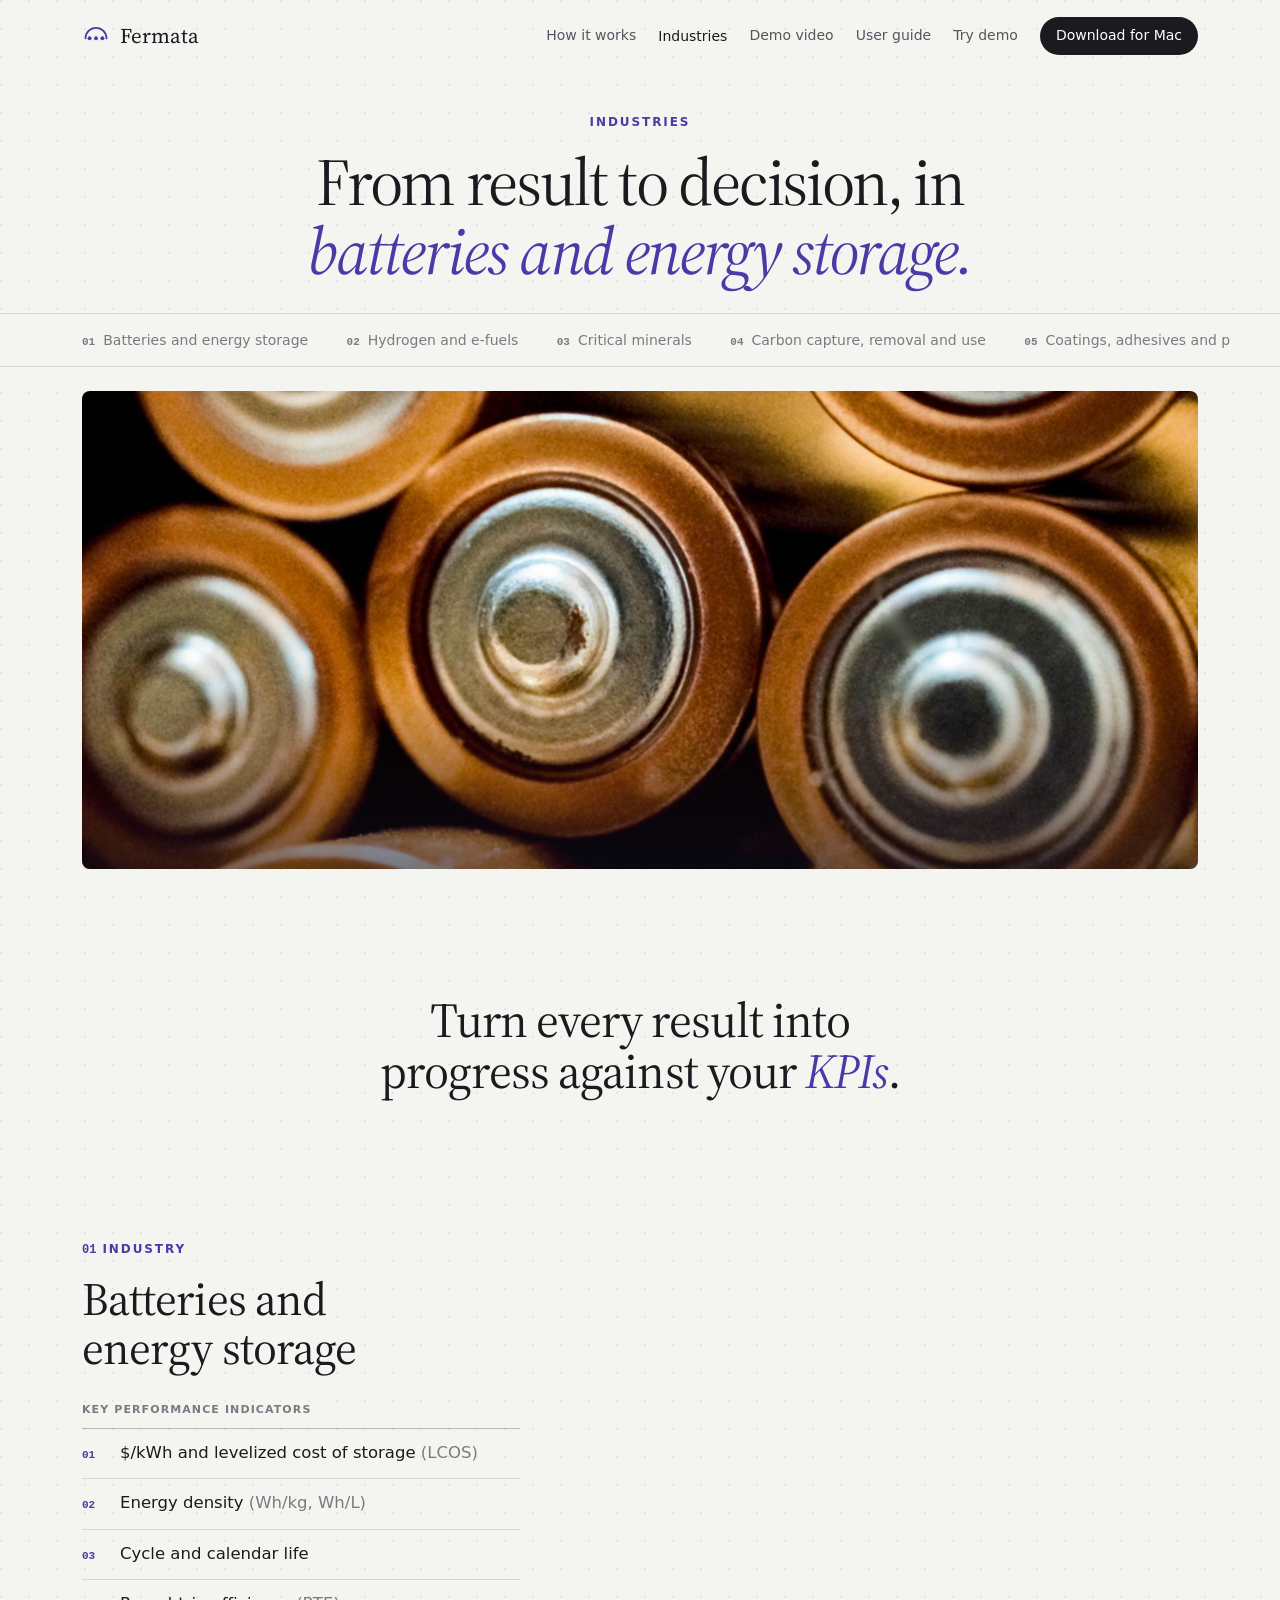
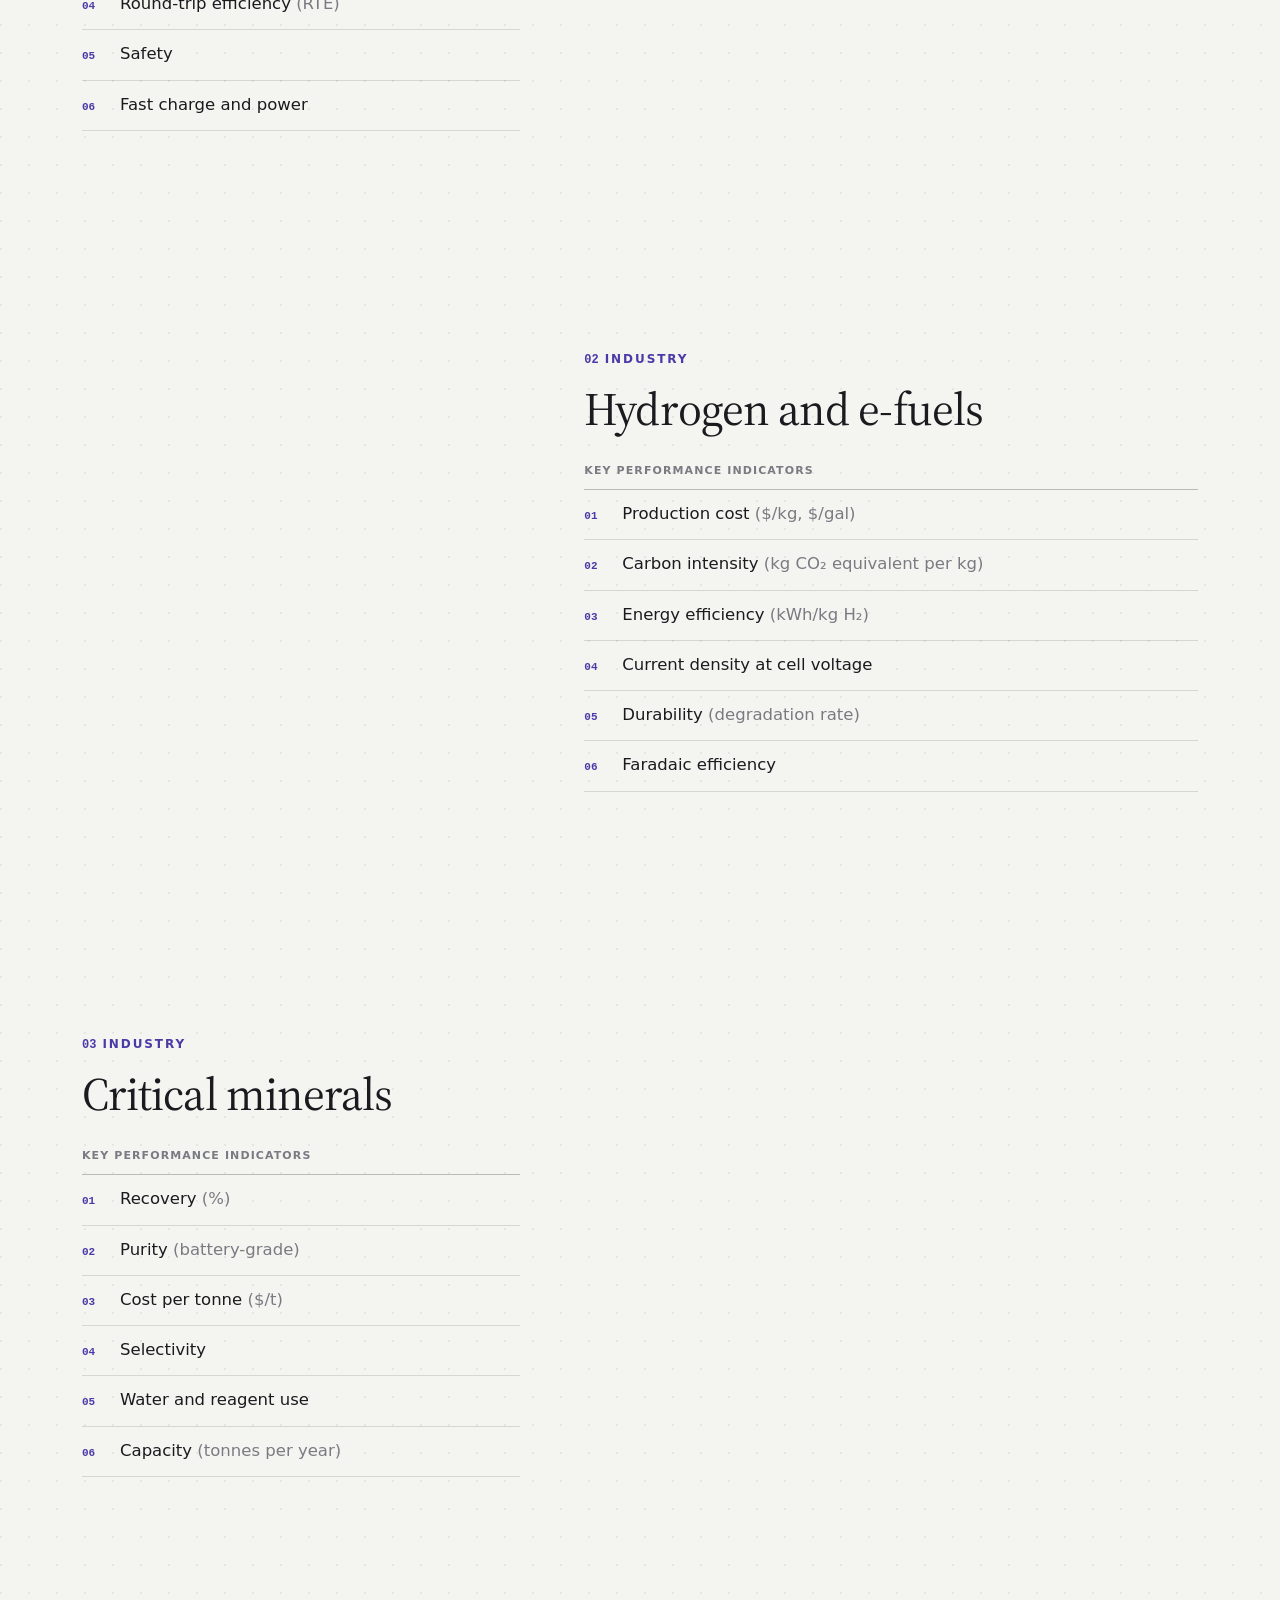
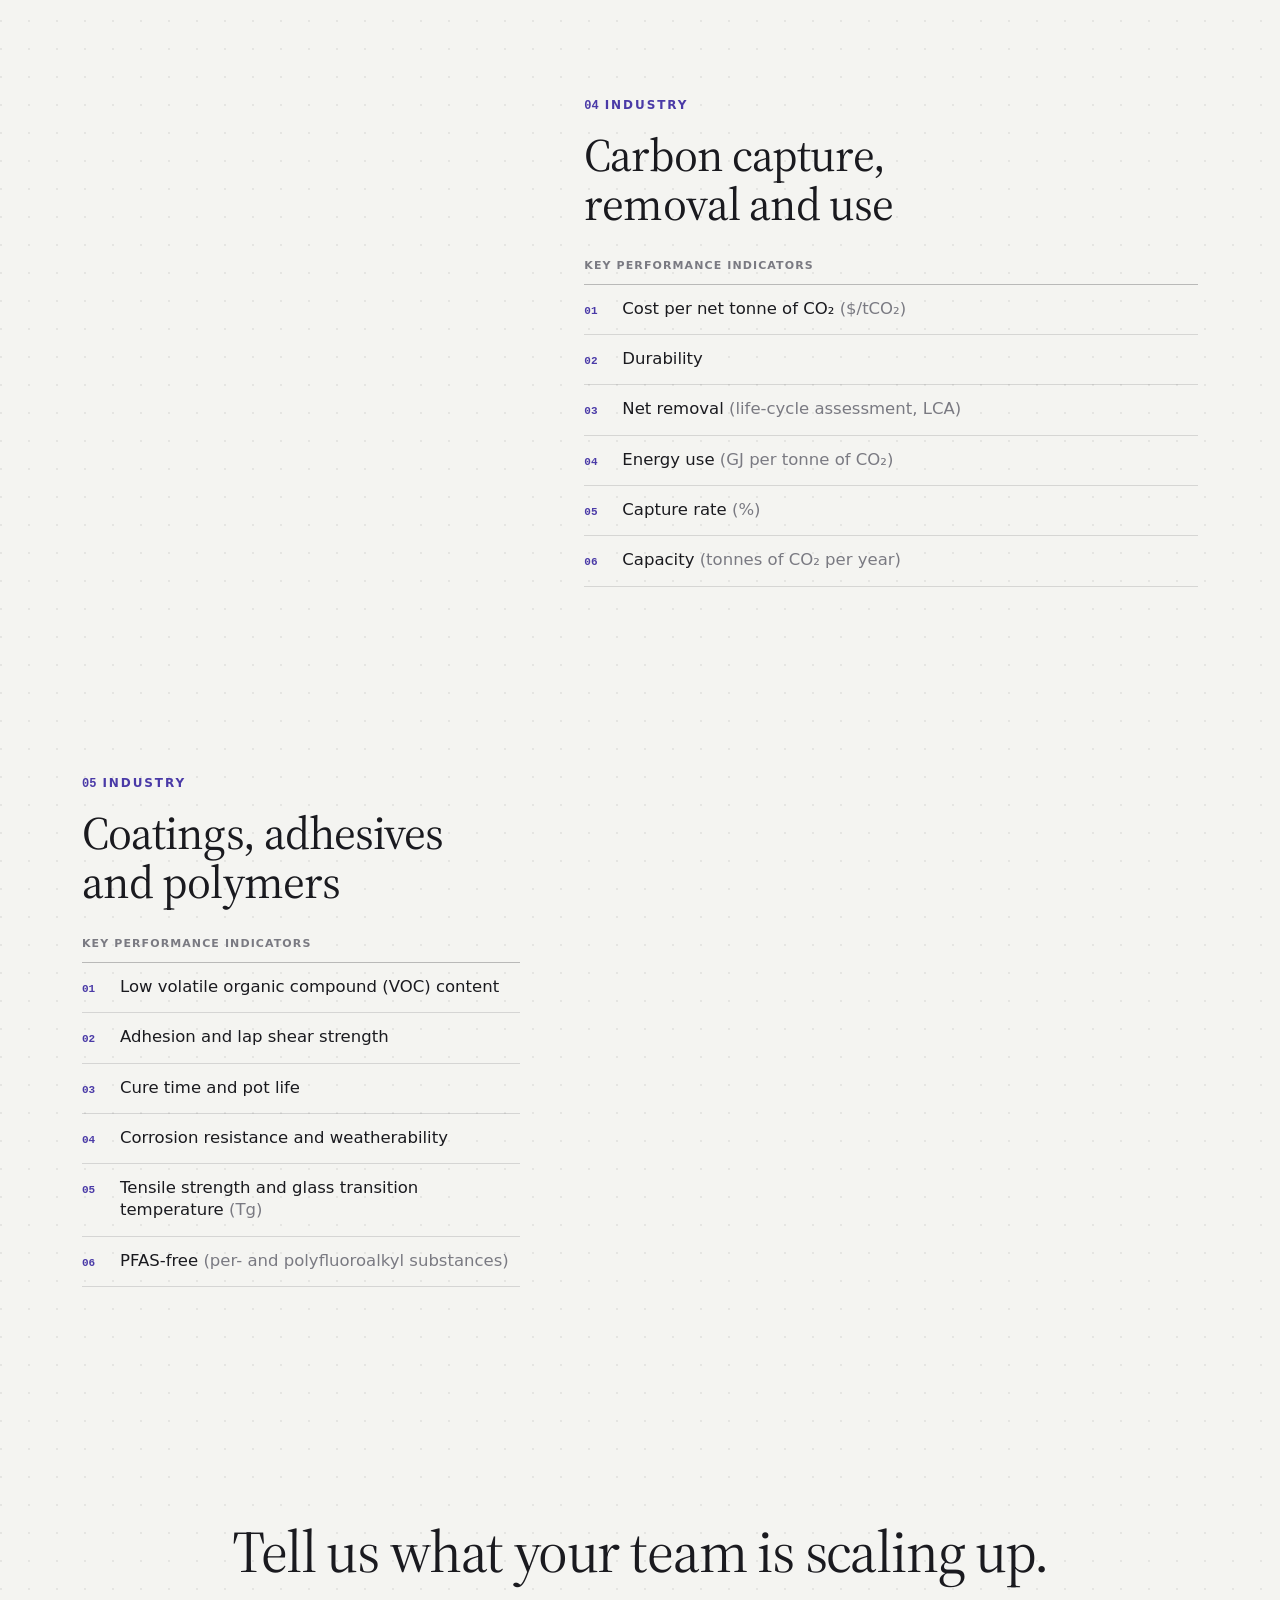
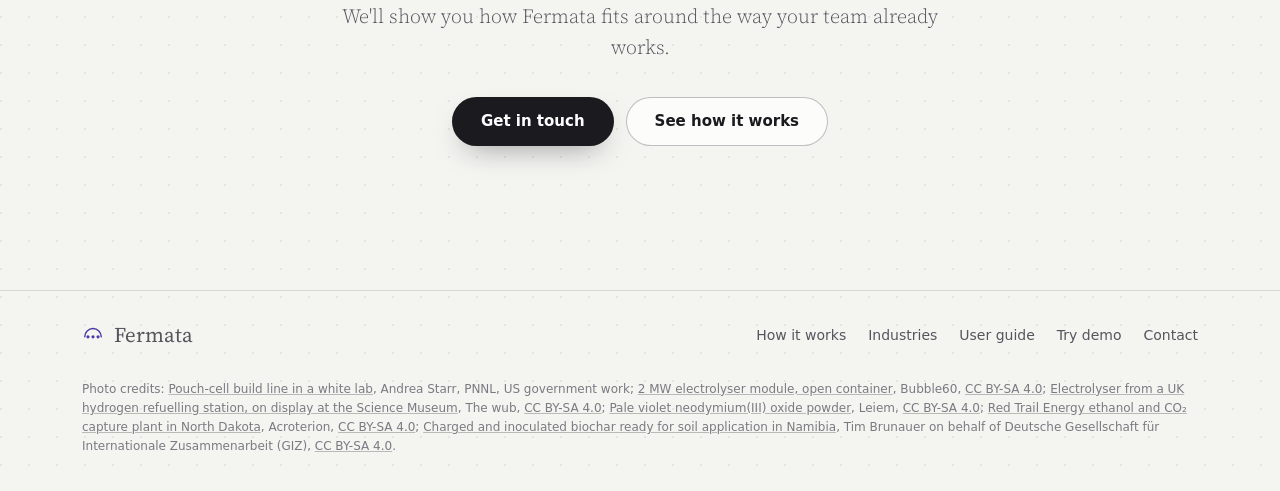
<file: industries/index.html>
<!doctype html>
<html lang="en">
<head>
<meta charset="utf-8">
<meta name="viewport" content="width=device-width, initial-scale=1">
<meta name="robots" content="noindex">
<meta name="theme-color" content="#f4f4f1">
<link rel="icon" href="../assets/favicon.svg" type="image/svg+xml">
<link rel="preconnect" href="https://fonts.googleapis.com">
<link rel="preconnect" href="https://fonts.gstatic.com" crossorigin>
<link href="https://fonts.googleapis.com/css2?family=Source+Serif+4:ital,opsz,wght@0,8..60,300;0,8..60,400;0,8..60,500;1,8..60,300;1,8..60,400&display=swap" rel="stylesheet">
<title>Fermata · Industries</title>
<style>
/* The industries page. It is the landing page's sister: the same paper, type, masthead, buttons and footer
   (the values below are the landing page's own, from ../index.html), so the two read as one site. */
:root {
  color-scheme: light;
  --bg: oklch(96.6% 0.004 106.5); --surface: oklch(99.1% 0.0013 106.5); --white: oklch(100% 0 0); --sunk: oklch(94.2% 0.0053 106.5);
  --line: rgb(26 26 31 / 0.137); --line-2: rgb(26 26 31 / 0.269);
  --ink: oklch(22% 0.010 286); --ink-2: oklch(45.2% 0.013 286); --ink-3: oklch(58.2% 0.012 286);
  --violet: oklch(43.3% 0.167 283.6); --violet-2: oklch(54.1% 0.156 286.1); --violet-soft: oklch(94.4% 0.023 296.7); --violet-line: oklch(88% 0.048 294.5);
  --serif: "Source Serif 4", "Iowan Old Style", Georgia, serif;
  --sans: -apple-system, BlinkMacSystemFont, "Helvetica Neue", "Segoe UI", system-ui, sans-serif;
  --mono: ui-monospace, "SF Mono", SFMono-Regular, Menlo, monospace;
  --shadow: 0 1px 0 rgba(26, 26, 31, 0.03), 0 18px 48px -22px rgba(26, 26, 31, 0.22);
  --ease: cubic-bezier(0.22, 0.7, 0.2, 1);
}
* { box-sizing: border-box; }
html { background: var(--bg); scroll-behavior: smooth; }
body {
  margin: 0; background: var(--bg); color: var(--ink);
  font-family: var(--sans); font-size: 16px; line-height: 1.55; -webkit-font-smoothing: antialiased;
  /* a faint notebook grid behind everything */
  background-image: radial-gradient(circle at 1px 1px, rgba(26, 26, 31, 0.07) 1px, transparent 0);
  background-size: 28px 28px;
}
a { color: inherit; }
.wrap { max-width: 1180px; margin: 0 auto; padding-inline: 32px; }
.eyebrow { font-size: 12px; font-weight: 600; letter-spacing: 0.16em; text-transform: uppercase; color: var(--violet); margin: 0 0 16px; }
.eyebrow .n { font-family: var(--mono); letter-spacing: 0; margin-right: 6px; }
h1, h2, h3 { font-family: var(--serif); font-weight: 400; letter-spacing: -0.02em; margin: 0; text-wrap: balance; }
em { font-style: italic; color: var(--violet); }
:focus-visible { outline: 2px solid var(--violet); outline-offset: 3px; border-radius: 6px; }

/* ---------- masthead ---------- */
.top { position: relative; z-index: 6; }
.top .wrap { display: flex; align-items: center; justify-content: space-between; height: 72px; }
.brand { display: inline-flex; align-items: center; gap: 10px; text-decoration: none; font-family: var(--serif); font-size: 21px; }
.brand svg { color: var(--violet); }
.nav { display: flex; align-items: center; gap: 22px; }
.nav a { font-size: 14px; text-decoration: none; color: var(--ink-2); transition: color 0.2s; }
.nav a:hover, .nav a[aria-current] { color: var(--ink); }
.nav a[aria-current] { font-weight: 500; }
/* Industries opens a short list of the five industries under it, for the pointer and for the keyboard.
   Each goes to its own part of the industries page; Industries itself still opens that page. */
.has-menu { position: relative; }
.menu { position: absolute; left: 50%; top: 100%; z-index: 10; margin: 0; padding: 6px; list-style: none; translate: -50% 2px;
  background: var(--white); border: 1px solid var(--line); border-radius: 14px; box-shadow: 0 1px 0 rgb(26 26 31 / 0.03), 0 18px 40px -18px rgb(26 26 31 / 0.32);
  opacity: 0; visibility: hidden; transition: opacity 0.18s, translate 0.18s var(--ease), visibility 0s 0.18s; }
/* the gap between the word and its list is bridged, so the pointer can cross it */
.menu::before { content: ""; position: absolute; left: 0; right: 0; top: -12px; height: 12px; }
.has-menu:hover .menu, .has-menu:focus-within .menu { opacity: 1; visibility: visible; translate: -50% 8px; transition-delay: 0s; }
/* an item's corner is the list's corner less the padding between them */
.nav .menu a { display: block; padding: 8px 12px; border-radius: 8px; font-size: 14px; font-weight: 500; color: var(--ink-2); white-space: nowrap; box-shadow: none; background: none; }
.nav .menu a:hover, .nav .menu a:focus-visible { background: var(--violet-soft); color: var(--violet); box-shadow: none; }
@media (prefers-reduced-motion: reduce) { .menu { transition: none; } }
/* ---------- buttons: one primary and one secondary, in two sizes ----------
   PRIMARY (.cta): the one thing a view most wants pressed. Solid ink, white words. One to a view.
   SECONDARY (.cta-ghost): any other action beside it. Paper with a hairline; under the pointer the hairline turns violet.
   The masthead's button (.header-cta) is the primary at its small size.
   Both share one shape, one height and one type size, so a pair sits level. Change the primary's colour in one
   place: --cta and --cta-hover. */
:root { --cta: var(--ink); --cta-hover: oklch(29.6% 0.0125 286); --cta-ink: var(--white); }
.actions { display: flex; flex-wrap: wrap; gap: 12px; justify-content: center; }
.cta, .cta-ghost { display: inline-flex; align-items: center; justify-content: center; gap: 10px; padding: 14px 28px; border: 1px solid transparent; border-radius: 999px;
  font-size: 15px; font-weight: 600; line-height: 1.3; text-decoration: none; transition: background 0.2s, border-color 0.2s, transform 0.2s; }
.cta { background: var(--cta); color: var(--cta-ink); box-shadow: 0 12px 30px -14px rgb(26 26 31 / 0.55); }
.cta:hover { background: var(--cta-hover); transform: translateY(-1px); }
.cta-ghost { background: var(--surface); color: var(--ink); border-color: var(--line-2); }
.cta-ghost:hover { background: var(--white); border-color: var(--violet-2); }
.cta:active, .cta-ghost:active { transform: translateY(0) scale(0.985); }
.cta svg { width: 16px; height: 16px; margin-top: -2px; }
.cta-ghost svg { width: 13px; height: 13px; color: var(--violet); }
.header-cta { padding: 8px 16px; border-radius: 999px; background: var(--cta); color: var(--cta-ink) !important; font-weight: 500; transition: background 0.2s; }
.header-cta:hover { background: var(--cta-hover); }
@media (prefers-reduced-motion: reduce) { .cta, .cta-ghost { transition: none; } .cta:hover, .cta:active, .cta-ghost:active { transform: none; } }


/* the faintest line, round a photograph: the landing page's soft hairline */
:root { --hair: rgb(26 26 31 / 0.083); }

/* ---------- first screen: the promise, over one photograph that gives way to the next industry's, slowly ---------- */
.stage { position: relative; max-width: 1180px; margin: clamp(16px, 2.6vh, 28px) auto 0; padding-inline: 32px; }
/* the photograph takes what is left of the first screen under the line of industries: the script measures it */
.frame { position: relative; height: var(--frame-h, clamp(240px, 42svh, 440px)); overflow: hidden; border-radius: 8px; background: var(--sunk); }
.frame img { position: absolute; inset: 0; width: 100%; height: 100%; object-fit: cover; opacity: 0; scale: 1.06; transition: opacity 0.8s var(--ease), scale 3.5s linear; }
.frame img.on { opacity: 1; scale: 1; }
.frame .cap { display: none; } .frame .cap-off { position: absolute; left: 20px; bottom: 18px; z-index: 1; color: var(--white); font-family: var(--serif); font-size: clamp(20px, 2vw, 28px); letter-spacing: -0.01em; text-shadow: 0 1px 18px rgb(0 0 0 / 0.45); transition: opacity 0.6s; }
.frame::after { content: ""; position: absolute; inset: 0; background: linear-gradient(to top in oklch, rgb(16 14 28 / 0.55), rgb(16 14 28 / 0) 40%); }
.index a.peek { color: var(--ink); } .index a.peek .n { color: var(--violet); } .index a.peek::after { transform: scaleX(1); transition-duration: 2.5s; transition-timing-function: linear; }
.hero { position: relative; padding-top: clamp(20px, 4.5vh, 52px); }
.hero-copy { position: relative; text-align: center; max-width: 980px; margin: 0 auto clamp(16px, 3vh, 32px); padding-inline: 24px; }
/* the words that change: they keep two lines of room, so nothing under them moves */
.swapbox { display: block; min-height: 1.04em; }
#swap { display: inline-block; transition: opacity 0.28s var(--ease), transform 0.28s var(--ease); }
#swap.out { opacity: 0; transform: translateY(-0.22em); }
h1 { font-size: clamp(36px, 5.2vw, 68px); line-height: 1.04; letter-spacing: -0.035em; margin-bottom: 0; }
.lede { font-family: var(--serif); font-weight: 300; font-size: clamp(18px, 2vw, 22px); line-height: 1.45; color: var(--ink-2); max-width: 600px; margin: 0 auto; }
.hero-copy > * { animation: rise 0.6s var(--ease) backwards; }
.hero-copy > :nth-child(2) { animation-delay: 0.05s; } .hero-copy > :nth-child(3) { animation-delay: 0.1s; }
@keyframes rise { from { opacity: 0; transform: translateY(12px); } to { opacity: 1; transform: none; } }

/* ---------- the five industries, as one line of names that stays at the top ---------- */
.index { position: sticky; top: 0; z-index: 4; background: rgb(244 244 241 / 0.94); border-block: 1px solid var(--line); }
.index ol { list-style: none; margin: 0 auto; padding: 0 32px; width: fit-content; max-width: min(1180px, 100%); display: flex; gap: clamp(16px, 3vw, 40px); overflow-x: auto; scrollbar-width: none; }
.index ol::-webkit-scrollbar { display: none; }
.index a { position: relative; display: block; padding: 16px 0 15px; white-space: nowrap; text-decoration: none; font-size: 14px; color: var(--ink-3); transition: color 0.3s; }
.index a .n { font-family: var(--mono); font-size: 11px; font-weight: 600; margin-right: 8px; color: var(--ink-3); transition: color 0.3s; }
.index a::after { content: ""; position: absolute; left: 0; right: 0; bottom: -1px; height: 2px; background: var(--violet); transform: scaleX(0); transform-origin: left; transition: transform 0.5s var(--ease); }
.index a:hover, .index a.now { color: var(--ink); }
.index a.now .n { color: var(--violet); }
.index a.now::after { transform: scaleX(1); }

/* ---------- what every industry is measured by: said once ---------- */
.say { text-align: center; padding-block: clamp(80px, 14vh, 150px) clamp(24px, 5vh, 56px); }
.say h2 { font-size: clamp(32px, 3.8vw, 50px); line-height: 1.06; max-width: 760px; margin: 0 auto; }

main { overflow-x: clip; }
/* ---------- one industry: its name and what its teams are measured by, and its photographs gathering beside them ---------- */
.ind { scroll-margin-top: 72px; padding-block: clamp(56px, 10vh, 120px); }
.ind > .wrap { display: grid; grid-template-columns: minmax(0, 5fr) minmax(0, 7fr); gap: clamp(32px, 5vw, 80px); align-items: center; }
.ind h2 { font-size: clamp(32px, 3.6vw, 50px); line-height: 1.06; margin-bottom: 28px; }
/* the six measures: one a line, numbered. A measure's unit stays in its brackets after the name, in quieter ink. */
.kh { font-size: 11px; font-weight: 600; letter-spacing: 0.1em; text-transform: uppercase; color: var(--ink-3); margin: 0 0 10px; }
.kpis { list-style: none; margin: 0; padding: 0; border-top: 1px solid var(--line-2); }
.kpis li { display: grid; grid-template-columns: 26px minmax(0, 1fr); align-items: baseline; column-gap: 12px; padding: 13px 0 14px; border-bottom: 1px solid var(--line); }
.kpis .ix { font-family: var(--mono); font-size: 11px; font-weight: 600; color: var(--violet); }
.kpis .nm { font-size: 16.5px; font-weight: 500; line-height: 1.35; }
.kpis .un { font-weight: 400; color: var(--ink-3); }
.js .kpis li { opacity: 0; translate: 0 8px; transition: opacity 0.6s var(--ease), translate 0.6s var(--ease); transition-delay: calc(var(--i) * 70ms); }
.js .ind.shown .kpis li { opacity: 1; translate: 0 0; }
/* the photographs: every one of them, fitted together. They come from where they lay and close up as the industry arrives. */
.collage { display: grid; gap: 8px; grid-template-columns: repeat(12, minmax(0, 1fr)); grid-auto-rows: clamp(84px, 9.4vw, 132px); }
.collage figure { margin: 0; border-radius: 10px; overflow: hidden; background: var(--sunk); box-shadow: 0 0 0 1px var(--hair), 0 18px 40px -28px rgb(26 26 31 / 0.55); will-change: transform; }
.collage img { display: block; width: 100%; height: 100%; object-fit: cover; }
/* how four, five and six photographs fit: never the same block twice in a row */
.c4 figure:nth-child(1) { grid-area: 1 / 1 / 4 / 8; } .c4 figure:nth-child(2) { grid-area: 1 / 8 / 3 / 13; }
.c4 figure:nth-child(3) { grid-area: 3 / 8 / 5 / 13; } .c4 figure:nth-child(4) { grid-area: 4 / 1 / 5 / 8; }
.c5 figure:nth-child(1) { grid-area: 1 / 1 / 3 / 6; } .c5 figure:nth-child(2) { grid-area: 1 / 6 / 4 / 13; }
.c5 figure:nth-child(3) { grid-area: 3 / 1 / 5 / 6; } .c5 figure:nth-child(4) { grid-area: 4 / 6 / 5 / 10; } .c5 figure:nth-child(5) { grid-area: 4 / 10 / 5 / 13; }
.c6 figure:nth-child(1) { grid-area: 1 / 1 / 3 / 8; } .c6 figure:nth-child(2) { grid-area: 1 / 8 / 2 / 13; }
.c6 figure:nth-child(3) { grid-area: 2 / 8 / 4 / 13; } .c6 figure:nth-child(4) { grid-area: 3 / 1 / 5 / 5; }
.c6 figure:nth-child(5) { grid-area: 3 / 5 / 4 / 8; } .c6 figure:nth-child(6) { grid-area: 4 / 5 / 5 / 13; }
.ind.flip .collage { order: -1; }

/* ---------- close ---------- */
.close { text-align: center; padding-block: clamp(90px, 16vh, 170px); }
.close h2 { font-size: clamp(34px, 4.6vw, 60px); line-height: 1.05; max-width: 900px; margin: 0 auto 18px; }
.close p { font-family: var(--serif); font-weight: 300; font-size: 20px; color: var(--ink-2); margin: 0 auto 34px; max-width: 620px; }

footer { border-top: 1px solid var(--line); }
footer .wrap.f { display: flex; flex-wrap: wrap; gap: 16px 28px; align-items: center; justify-content: space-between; padding-block: 28px; font-size: 14px; color: var(--ink-3); }
footer nav { display: flex; gap: 22px; flex-wrap: wrap; }
footer a { text-decoration: none; color: var(--ink-2); }
footer a:hover { color: var(--ink); }
.credits { font-size: 12px; color: var(--ink-3); line-height: 1.6; padding-bottom: 36px; }
.credits a { color: var(--ink-3); text-decoration: underline; text-decoration-color: var(--line-2); }


@media (max-width: 899px) {
  .nav .hide-s { display: none; }
  .wrap { padding-inline: 16px; }
  .stage { padding-inline: 16px; }
  .index ol { padding-inline: 16px; }
  .ind > .wrap { grid-template-columns: minmax(0, 1fr); gap: 28px; }
  .ind .collage, .ind.flip .collage { order: -1; }
  .collage { grid-auto-rows: 22vw; gap: 6px; }
}
@media (max-width: 560px) {
  .nav { gap: 14px; } .nav .hide-xs { display: none; }
}
@media (prefers-reduced-motion: reduce) {
  html { scroll-behavior: auto; }
  .hero-copy > * { animation: none; }
  .frame img { transition: none; scale: 1; } #swap { transition: none; }
  .js .kpis li { opacity: 1; translate: 0 0; transition: none; }
  .index a::after { transition: none; }
}
</style>
<script>document.documentElement.classList.add("js");</script>
</head>
<body>

<svg width="0" height="0" style="position:absolute" aria-hidden="true">
  <symbol id="mark" viewBox="0 0 48 48"><path d="M6 28 A18 18 0 0 1 42 28" fill="none" stroke="currentColor" stroke-width="3.2" stroke-linecap="round"/><circle cx="13" cy="28" r="3.4" fill="currentColor"/><circle cx="24" cy="28" r="3.4" fill="currentColor"/><circle cx="35" cy="28" r="3.4" fill="currentColor"/></symbol>
</svg>

<header class="top">
  <div class="wrap">
    <a class="brand" href="/" aria-label="Fermata"><svg width="28" height="28" aria-hidden="true"><use href="#mark"/></svg>Fermata</a>
    <nav class="nav" aria-label="Main">
      <a class="hide-xs" href="/#how-it-works">How it works</a>
      <div class="has-menu hide-s">
        <a href="/industries/" aria-current="page">Industries</a>
        <ul class="menu" aria-label="Industries">
          <li><a href="/industries/#batteries">Batteries and energy storage</a></li>
          <li><a href="/industries/#hydrogen">Hydrogen and e-fuels</a></li>
          <li><a href="/industries/#minerals">Critical minerals</a></li>
          <li><a href="/industries/#carbon">Carbon capture, removal and use</a></li>
          <li><a href="/industries/#coatings">Coatings, adhesives and polymers</a></li>
        </ul>
      </div>
      <a class="hide-s" href="/#demo-video">Demo video</a>
      <a class="hide-s" href="/guide/">User guide</a>
      <a class="hide-xs" href="https://web.getfermata.app">Try demo</a>
      <a class="header-cta" href="https://github.com/fermata-ai/fermata-releases/releases/latest">Download for Mac</a>
    </nav>
  </div>
</header>

<main>
  <section class="hero" id="hero">
    <div class="hero-copy">
      <p class="eyebrow">Industries</p>
      <h1>From result to decision, in <span class="swapbox"><em id="swap"></em></span></h1>
    </div>
  </section>

  <nav class="index" aria-label="Industries"><ol id="index"></ol></nav>

  <div class="stage"><div class="frame" id="frame"><span class="cap" id="cap"></span></div></div>

  <section class="say wrap"><h2 id="say"></h2></section>

  <div id="inds"></div>

  <section class="close wrap" id="talk">
    <h2 id="closeh"></h2>
    <p id="closep"></p>
    <div class="actions">
      <a class="cta" href="mailto:hi@getfermata.app">Get in touch</a>
      <a class="cta-ghost" href="/#how-it-works">See how it works</a>
    </div>
  </section>
</main>

<footer>
  <div class="wrap f">
    <a class="brand" href="/" aria-label="Fermata"><svg width="22" height="22" aria-hidden="true"><use href="#mark"/></svg>Fermata</a>
    <nav aria-label="Footer">
      <a href="/#how-it-works">How it works</a>
      <a href="/industries/">Industries</a>
      <a href="/guide/">User guide</a>
      <a href="https://web.getfermata.app">Try demo</a>
      <a href="mailto:hi@getfermata.app">Contact</a>
    </nav>
  </div>
  <div class="wrap credits" id="credits"></div>
</footer>

<script src="industries-content.js?v=20261122010502"></script>
<script>
(function () {
  var C = window.FERMATA_INDUSTRIES, BASE = "";
  var still = matchMedia("(prefers-reduced-motion: reduce)").matches;
  var el = function (t, c, s) { var e = document.createElement(t); if (c) e.className = c; if (s != null) e.textContent = s; return e; };
  var clamp = function (v) { return v < 0 ? 0 : v > 1 ? 1 : v; };
  var ease = function (t) { return 1 - Math.pow(1 - t, 3); };
  document.getElementById("closeh").textContent = C.closeHeading;
  document.getElementById("closep").textContent = C.closeText;
  // the heading every industry shares, said once, with its last word in the landing page's violet italic
  var say = (C.industries[0].goalsHeading || "Turn every result into progress against your KPIs").replace(/\.$/, "");
  var cut = say.lastIndexOf(" "), sayEl = document.getElementById("say");
  sayEl.appendChild(document.createTextNode(say.slice(0, cut + 1))); sayEl.appendChild(el("em", null, say.slice(cut + 1))); sayEl.appendChild(document.createTextNode("."));

  // ---- first screen: one photograph, then the next industry's. The line of names under it follows, and a name under the pointer brings its own.
  var HOLD = 2500; // how long each industry holds the first screen, in milliseconds: the words, the photograph and the line under its name all keep this time
  var frameEl = document.getElementById("frame"), capEl = document.getElementById("cap"), SHOTS = [], shot = -1, timer = 0;
  C.industries.forEach(function (d, i) { var im = new Image(); im.src = BASE + d.photos[0].src; im.alt = ""; im.decoding = "async"; frameEl.insertBefore(im, capEl); SHOTS.push(im); });
  function show(i) {
    if (i === shot) return; shot = i;
    SHOTS.forEach(function (im, j) { im.classList.toggle("on", j === i); });
    var sw = document.getElementById("swap"), nm = C.industries[i].name, word = nm.charAt(0).toLowerCase() + nm.slice(1) + ".";
    if (!sw.textContent || still) sw.textContent = word; else { sw.classList.add("out"); setTimeout(function () { sw.textContent = word; sw.classList.remove("out"); }, 260); }
    var links = document.querySelectorAll("#index a"); links.forEach(function (a, j) { a.classList.toggle("peek", j === i && scrollY < 200); });
  }
  function next() { show((shot + 1) % SHOTS.length); }
  // once the page has moved on, the line of names marks where the reader is, not which photograph is showing
  addEventListener("scroll", function () { if (scrollY >= 200) { var pk = document.querySelector("#index a.peek"); if (pk) pk.classList.remove("peek"); } }, { passive: true });
  setTimeout(function () {
    show(0); if (!still) timer = setInterval(function () { if (scrollY < innerHeight) next(); }, HOLD);
    document.querySelectorAll("#index a").forEach(function (a, j) { a.addEventListener("pointerenter", function () { if (scrollY < innerHeight) { clearInterval(timer); show(j); } }); });
  }, 0);

  // ---- the industries
  var main = document.getElementById("inds"), idx = document.getElementById("index"), CH = [];
  C.industries.forEach(function (d, i) {
    var no = "0" + (i + 1);
    var li = el("li"), a = el("a"); a.href = "#" + d.id; a.appendChild(el("span", "n", no)); a.appendChild(document.createTextNode(d.name)); li.appendChild(a); idx.appendChild(li);
    var s = el("section", "ind" + (i % 2 ? " flip" : "")); s.id = d.id;
    var w = el("div", "wrap"), text = el("div", "text"), eb = el("p", "eyebrow");
    eb.appendChild(el("span", "n", no)); eb.appendChild(document.createTextNode("Industry"));
    text.appendChild(eb); text.appendChild(el("h2", null, d.name.replace(/-/g, "\u2011")));
    // a measure that ends in brackets keeps them; only their ink is quieter. The words are the content file's own.
    text.appendChild(el("p", "kh", "Key performance indicators"));
    var ul = el("ul", "kpis"); d.goals.forEach(function (g, j) {
      var r = el("li"), m = /^(.*\S)(\s*\([^()]*\))$/.exec(g), nm = el("span", "nm", m ? m[1] : g); r.style.setProperty("--i", j);
      if (m) nm.appendChild(el("span", "un", m[2]));
      r.appendChild(el("span", "ix", "0" + (j + 1))); r.appendChild(nm); ul.appendChild(r);
    });
    text.appendChild(ul);
    var n = Math.min(6, Math.max(4, d.photos.length)), col = el("div", "collage c" + n), figs = [];
    d.photos.slice(0, n).forEach(function (p, j) {
      var f = el("figure"), im = new Image(); im.src = BASE + p.src; im.alt = p.alt; im.loading = "lazy"; im.decoding = "async"; f.appendChild(im); col.appendChild(f);
      // where this print lay before it was gathered: out from the middle, lower, turned, smaller. Seeded, so it is the same every visit.
      var a1 = Math.sin((i + 1) * 12.9898 + (j + 1) * 78.233) * 43758.5453, r1 = a1 - Math.floor(a1), a2 = Math.sin((i + 3) * 39.3468 + (j + 2) * 11.135) * 24634.6345, r2 = a2 - Math.floor(a2);
      figs.push({ el: f, rx: r1 * 2 - 1, ry: r2, rot: (r1 * 2 - 1) * 9, late: j * 0.09 });
    });
    w.appendChild(text); w.appendChild(col); s.appendChild(w); main.appendChild(s);
    CH.push({ el: s, col: col, figs: figs, link: a, top: 0, h: 0, cx: 0, p: -1, shown: false });
  });

  // photographs whose licence asks for a credit are named in the footer
  var cr = C.heroPhotos.concat.apply(C.heroPhotos, C.industries.map(function (d) { return d.photos; })).filter(function (p) { return p.credit; });
  if (cr.length) {
    var cb = document.getElementById("credits"); cb.appendChild(document.createTextNode("Photo credits: "));
    cr.forEach(function (p, j) {
      var a = el("a", null, p.alt); a.href = p.credit.page; cb.appendChild(a);
      cb.appendChild(document.createTextNode(", " + p.credit.author + ", "));
      if (p.credit.licenceUrl) { var l = el("a", null, p.credit.licence); l.href = p.credit.licenceUrl; cb.appendChild(l); } else cb.appendChild(document.createTextNode(p.credit.licence));
      cb.appendChild(document.createTextNode(j < cr.length - 1 ? "; " : "."));
    });
  }

  // ---- what the scroll moves. One handler: it reads the page once (on load and resize), then only writes.
  var vh = 0, heroH = 0, raf = 0, phone = false;
  function fitFirst() {
    var sw = document.getElementById("swap"), box = sw.parentNode, fr = document.getElementById("frame"), keep = sw.textContent, tall = 0;
    // the changing words keep room for the industry whose name runs longest at this width, so nothing under them moves
    box.style.minHeight = "";
    C.industries.forEach(function (d) { sw.textContent = d.name.charAt(0).toLowerCase() + d.name.slice(1) + "."; tall = Math.max(tall, sw.offsetHeight); });
    sw.textContent = keep; box.style.minHeight = tall + "px";
    // the photograph ends a little above the foot of the first screen
    var top = fr.getBoundingClientRect().top + scrollY, room = innerHeight - top - Math.max(20, innerHeight * 0.035);
    document.documentElement.style.setProperty("--frame-h", Math.round(Math.max(200, Math.min(620, room))) + "px");
  }
  function measure() {
    fitFirst();
    vh = innerHeight; phone = innerWidth < 900; heroH = document.getElementById("hero").offsetHeight;
    CH.forEach(function (c) { c.figs.forEach(function (f) { f.el.style.transform = ""; }); });
    CH.forEach(function (c) {
      var r = c.col.getBoundingClientRect(), sr = c.el.getBoundingClientRect();
      c.top = r.top + scrollY; c.h = r.height; c.stop = sr.top + scrollY; c.sbot = sr.bottom + scrollY; c.w = r.width;
      c.figs.forEach(function (f) { var fr = f.el.getBoundingClientRect(); f.ox = (fr.left + fr.width / 2) - (r.left + r.width / 2); f.oy = (fr.top + fr.height / 2) - (r.top + r.height / 2); });
    });
    CH.forEach(function (c) { c.p = -1; });
    frame();
  }
  function frame() {
    raf = 0;
    var y = scrollY, now = null;
    for (var k = 0; k < CH.length; k++) {
      var c = CH[k];
      if (y + vh * 0.5 >= c.stop && y + vh * 0.5 < c.sbot) now = c;
      if (!c.shown && y + vh * 0.78 > c.stop) { c.shown = true; c.el.classList.add("shown"); }
      if (still) continue;
      // 0 as the collage's top edge comes over the bottom of the screen, 1 when it has risen most of the way
      var p = clamp((y + vh - c.top - vh * 0.04) / (vh * (phone ? 0.5 : 0.62)));
      if (Math.abs(p - c.p) < 0.002) continue;
      c.p = p;
      var spread = phone ? 0.5 : 1;
      for (var j = 0; j < c.figs.length; j++) {
        var f = c.figs[j], t = ease(clamp((p - f.late * 0.55) / (1 - 0.3))), u = 1 - t;
        if (u < 0.001) { f.el.style.transform = ""; f.el.style.opacity = ""; continue; }
        var dx = (f.ox * 0.55 + f.rx * 90) * u * spread, dy = (120 + f.ry * 190 + Math.abs(f.oy) * 0.3) * u * spread;
        f.el.style.transform = "translate(" + dx.toFixed(1) + "px," + dy.toFixed(1) + "px) rotate(" + (f.rot * u).toFixed(2) + "deg) scale(" + (1 - 0.14 * u).toFixed(3) + ")";
        f.el.style.opacity = clamp(t * 2.2).toFixed(3);
      }
    }
    for (var m = 0; m < CH.length; m++) CH[m].link.classList.toggle("now", CH[m] === now);
  }
  function tick() { if (!raf) raf = requestAnimationFrame(frame); }
  addEventListener("scroll", tick, { passive: true });
  addEventListener("resize", measure); addEventListener("load", measure);
  if (document.fonts && document.fonts.ready) document.fonts.ready.then(measure);
  // a photograph's size is known only once it has loaded: measure again as the page fills in
  var late = 0; document.addEventListener("load", function (e) { if (e.target.tagName === "IMG") { clearTimeout(late); late = setTimeout(measure, 120); } }, true);
  measure();
})();
</script>
</body>
</html>
</file>
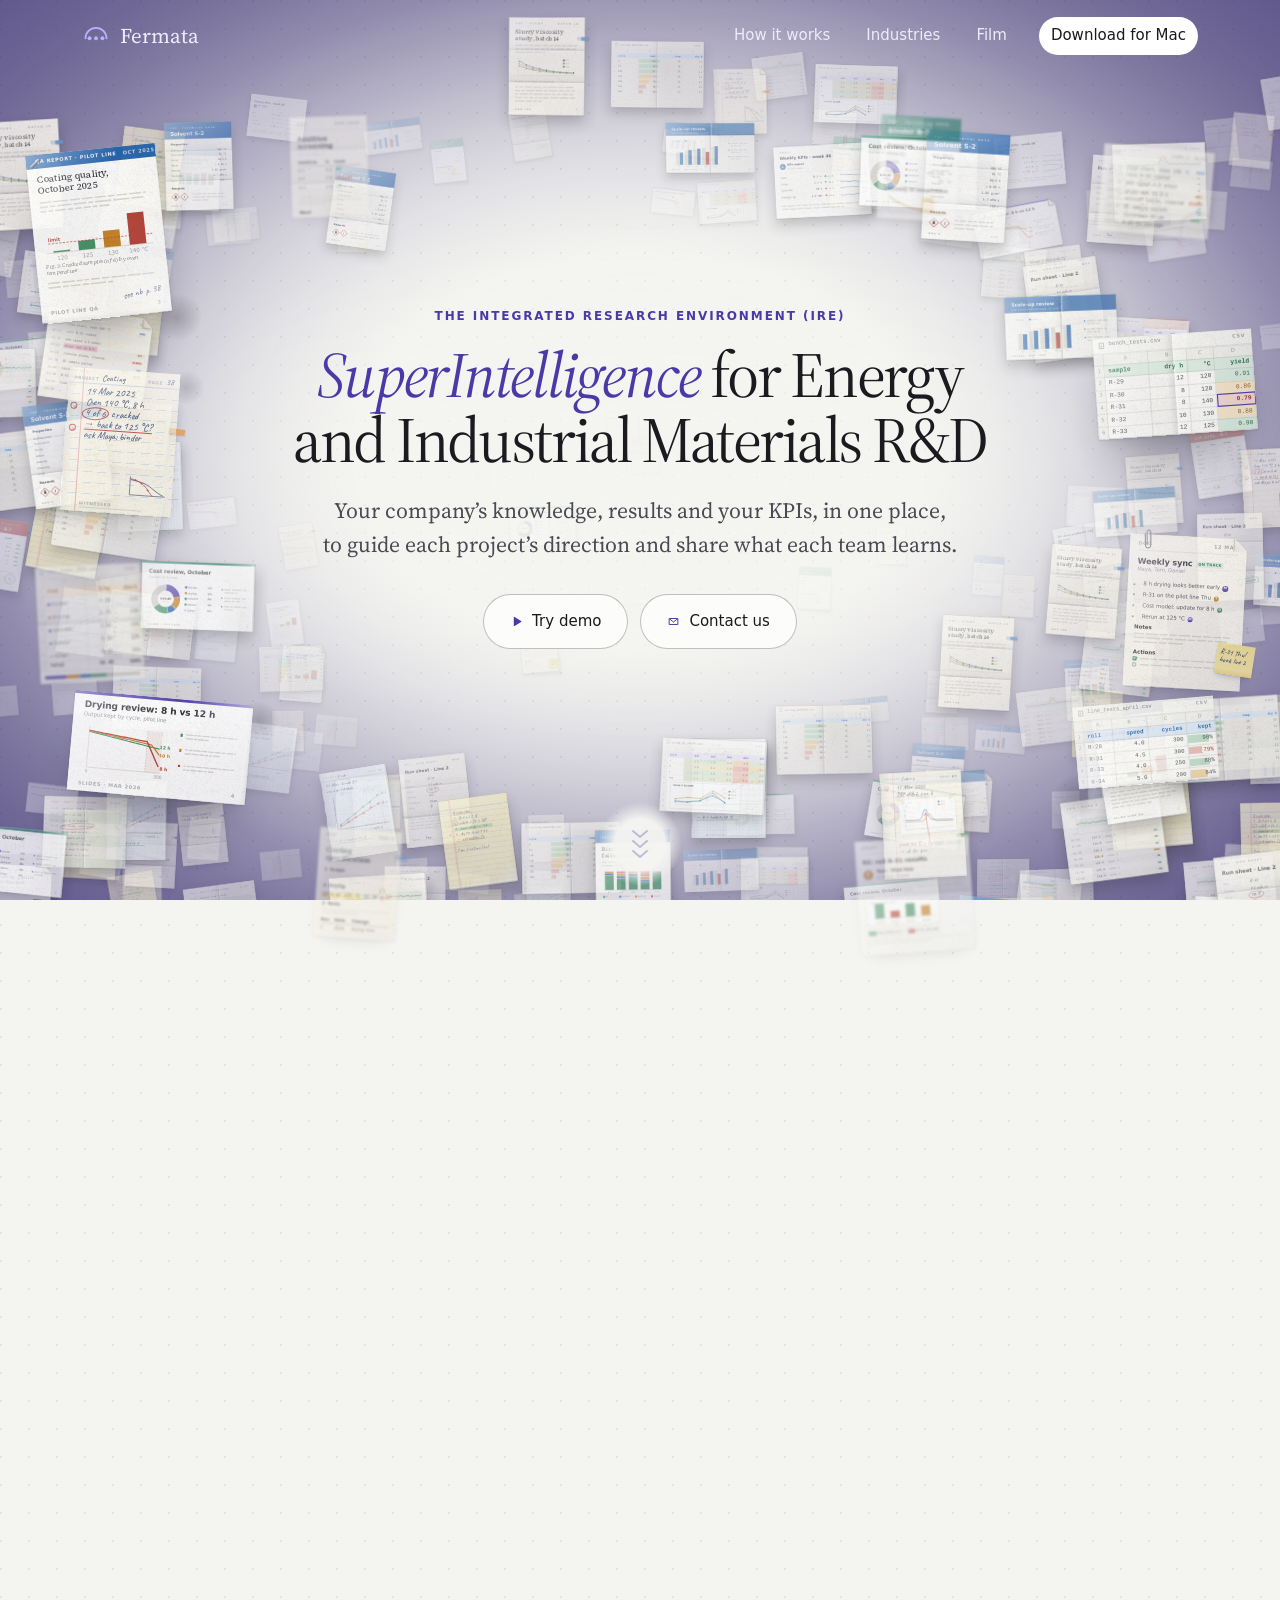
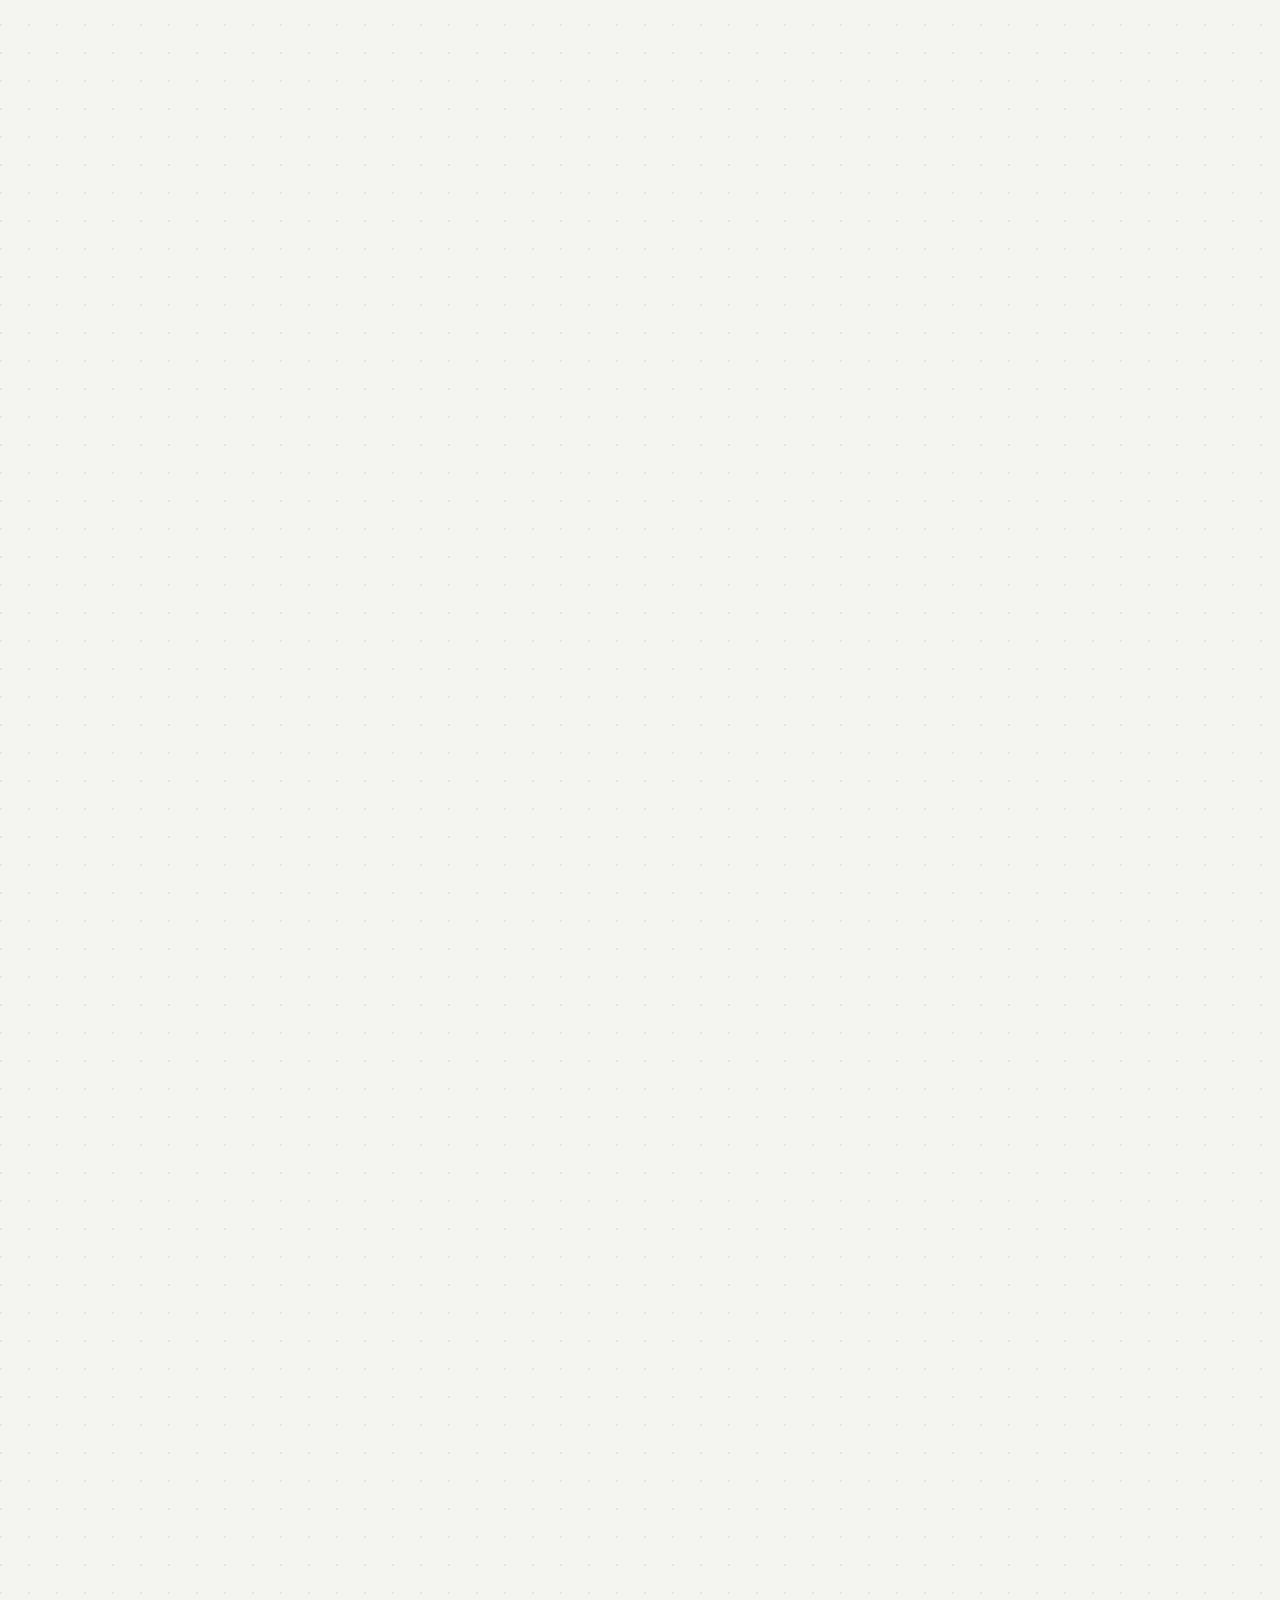
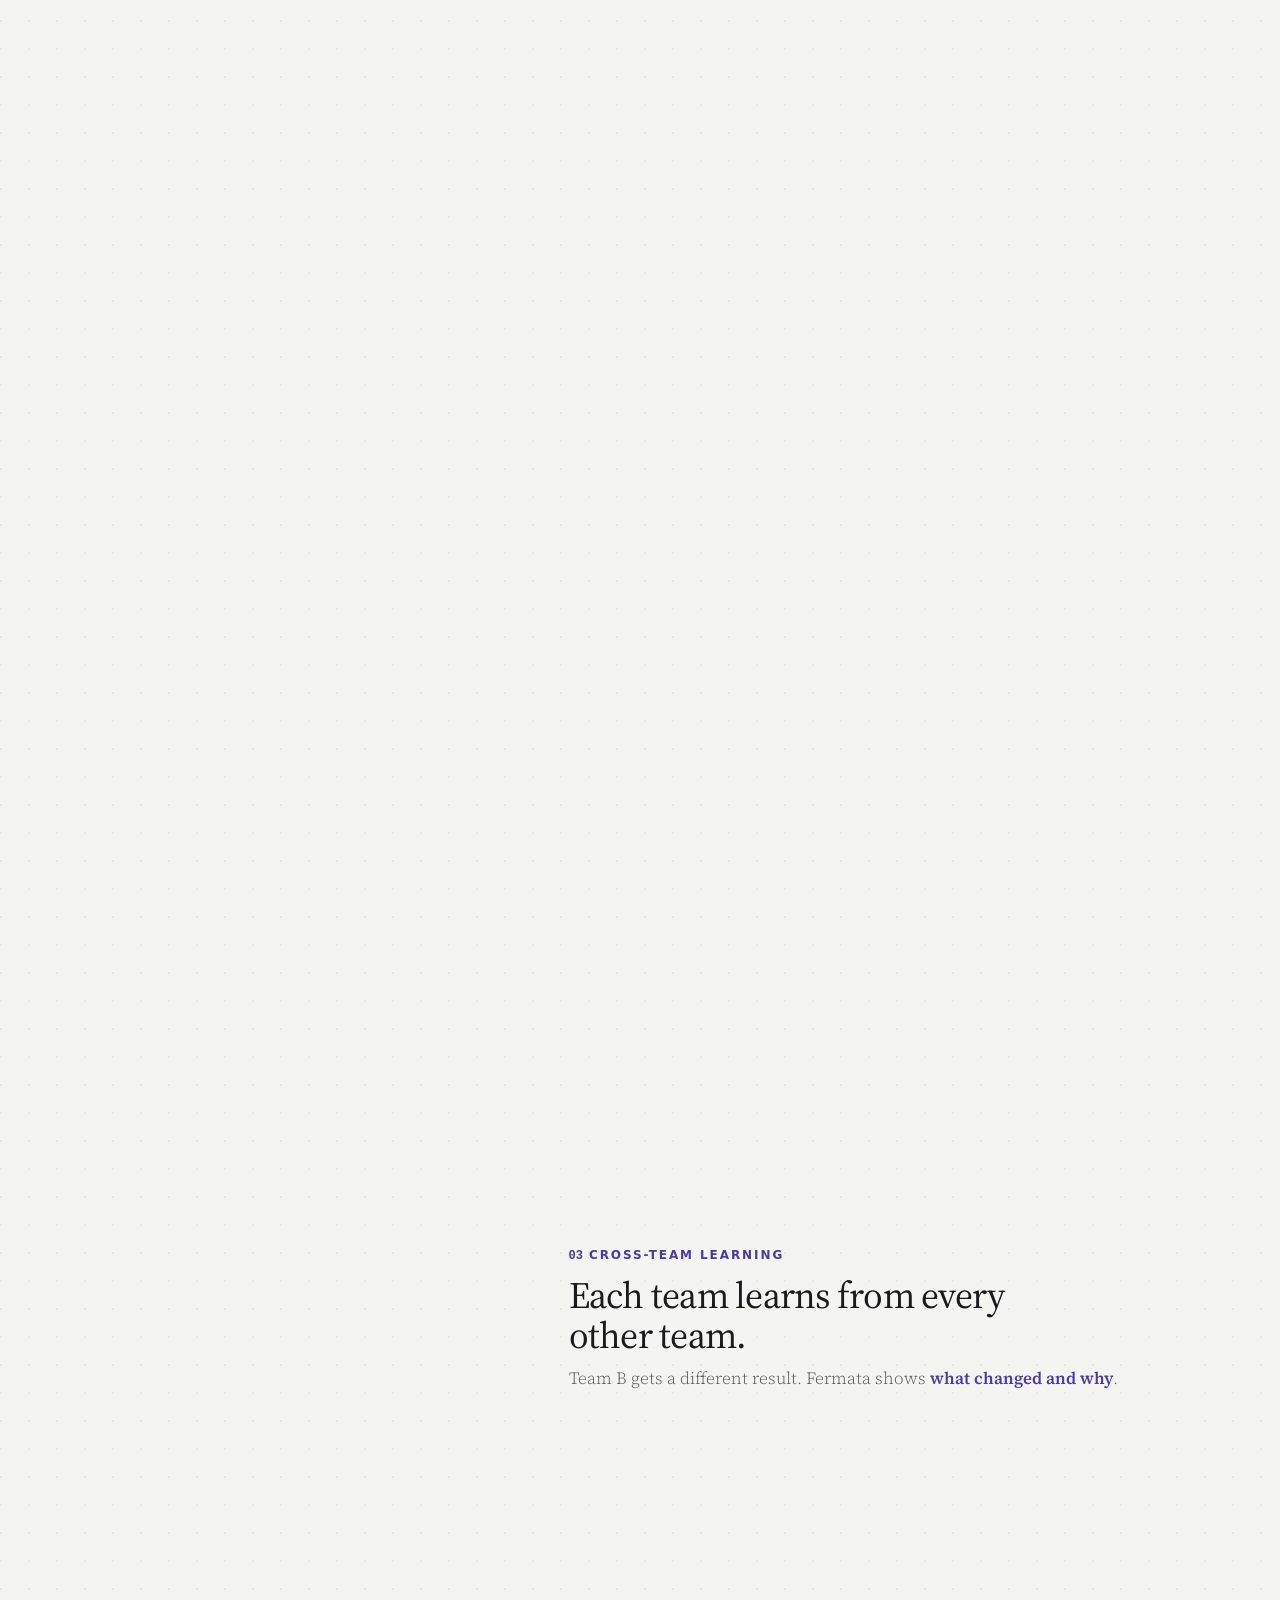
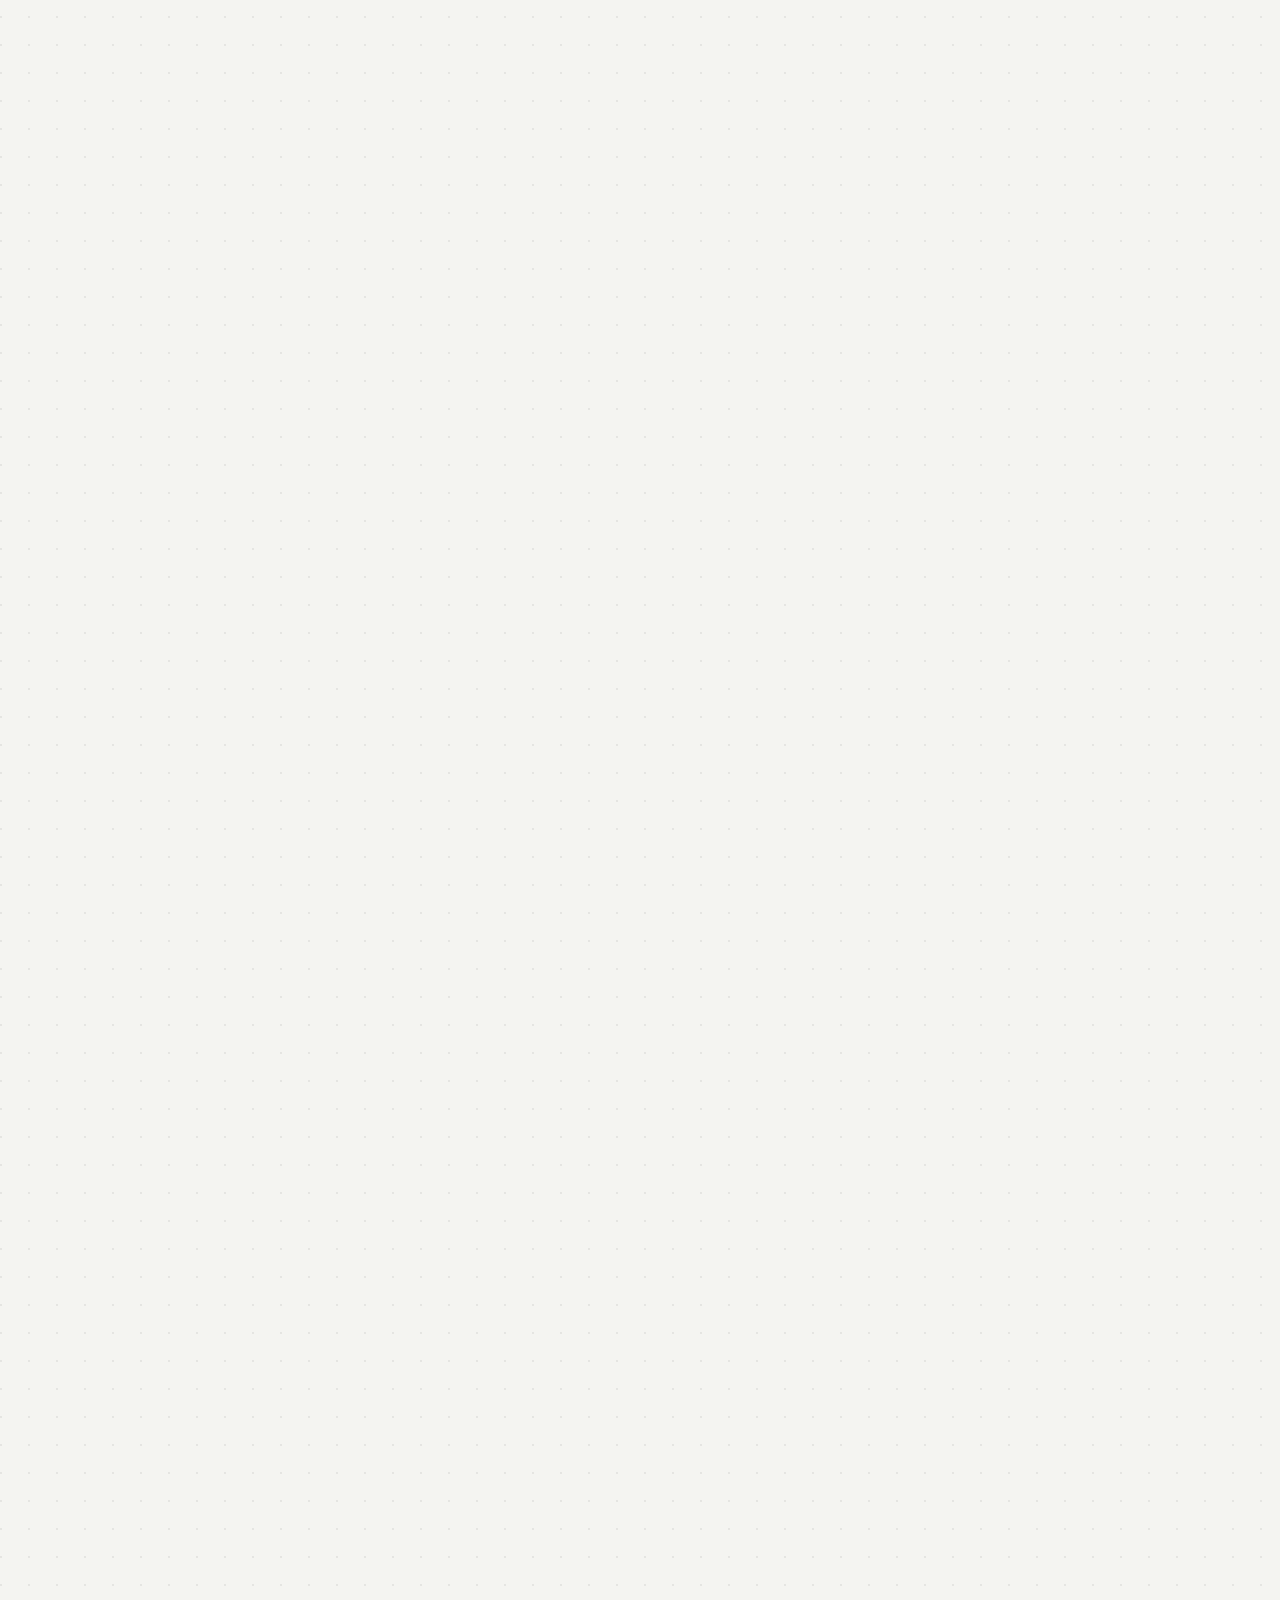
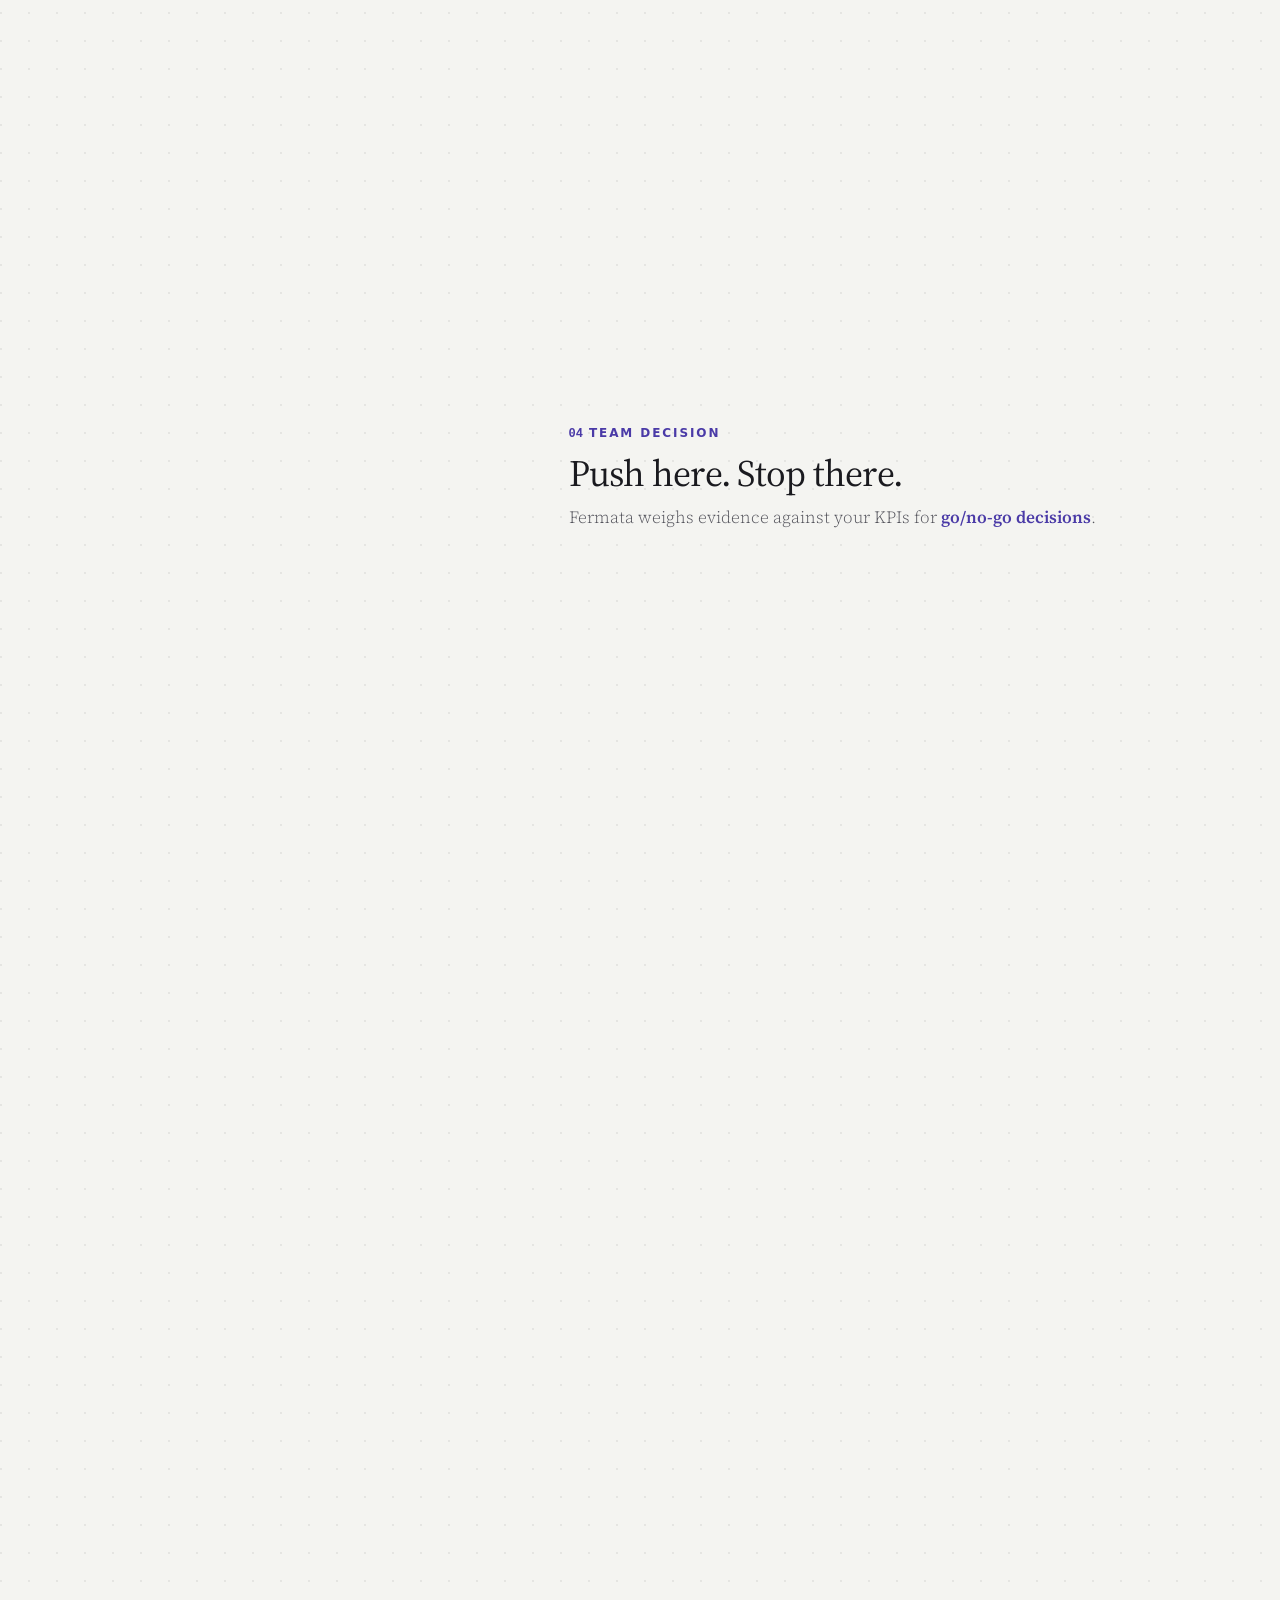
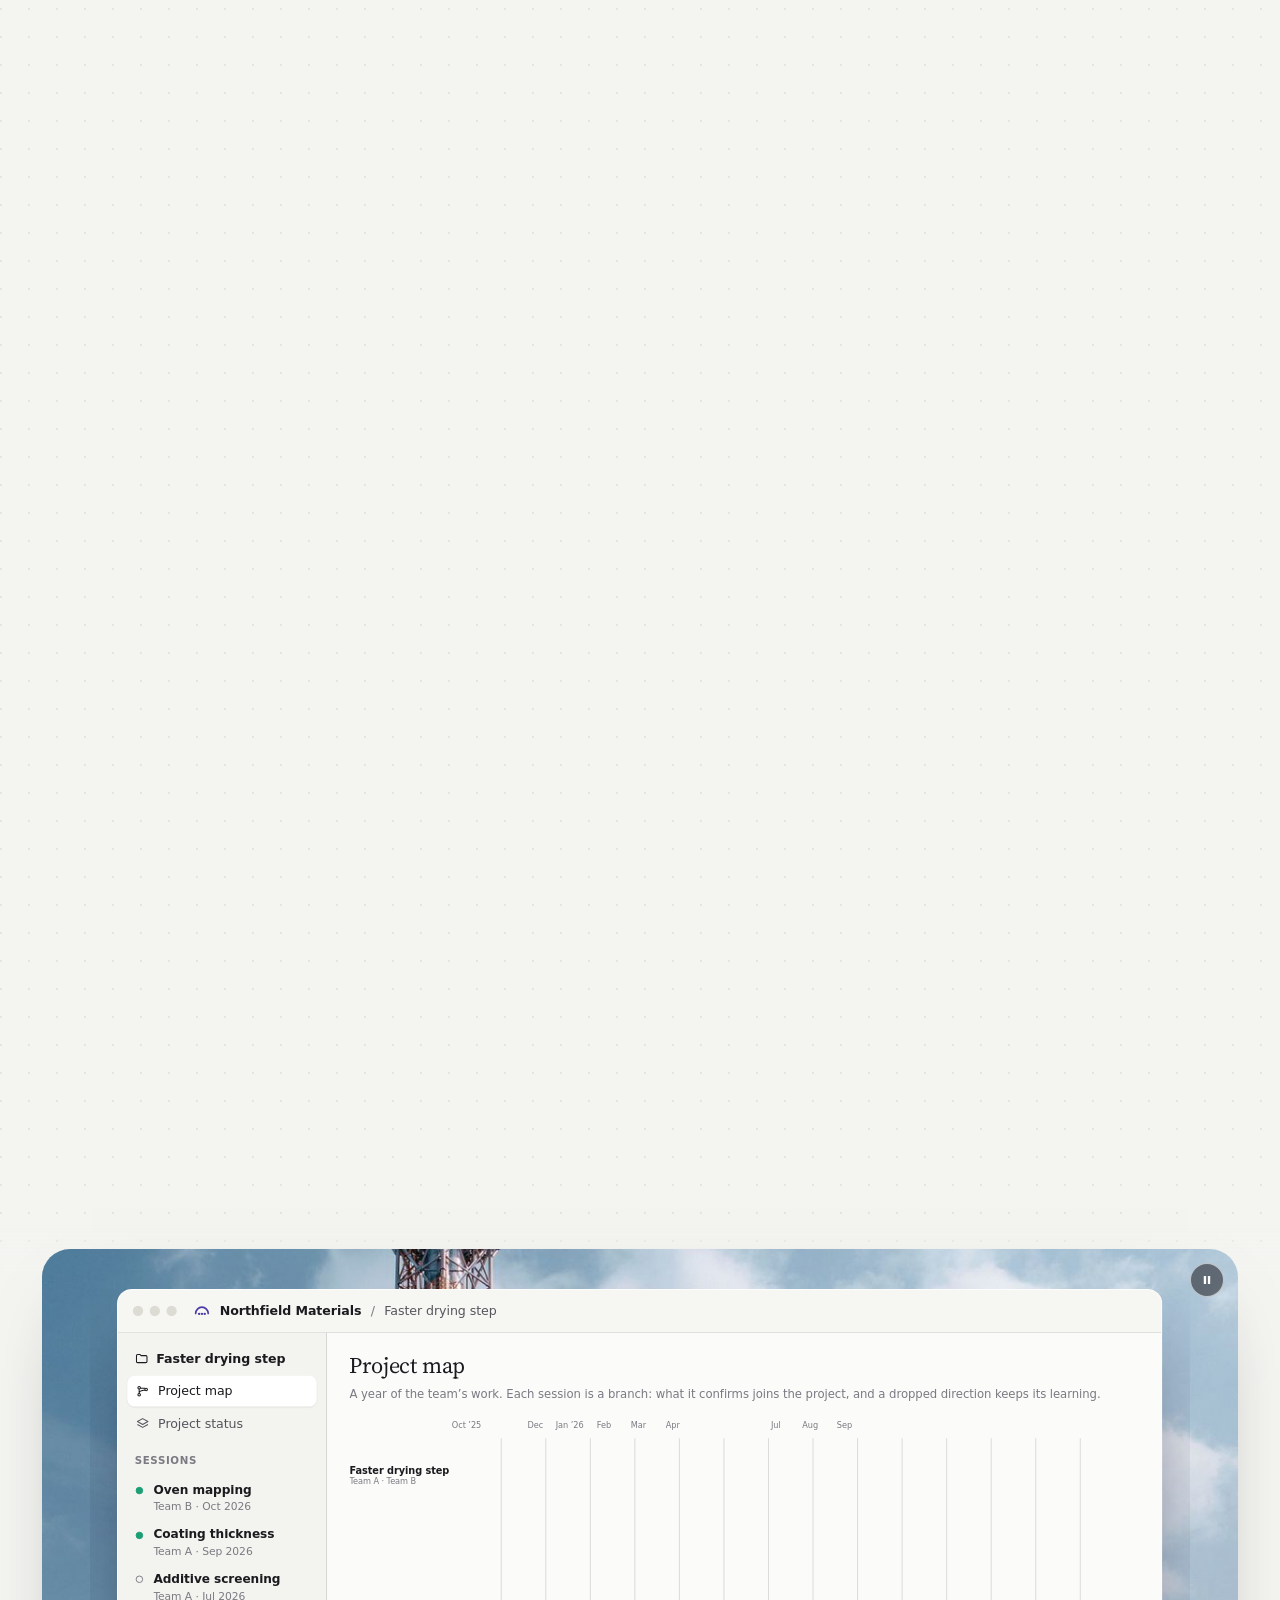
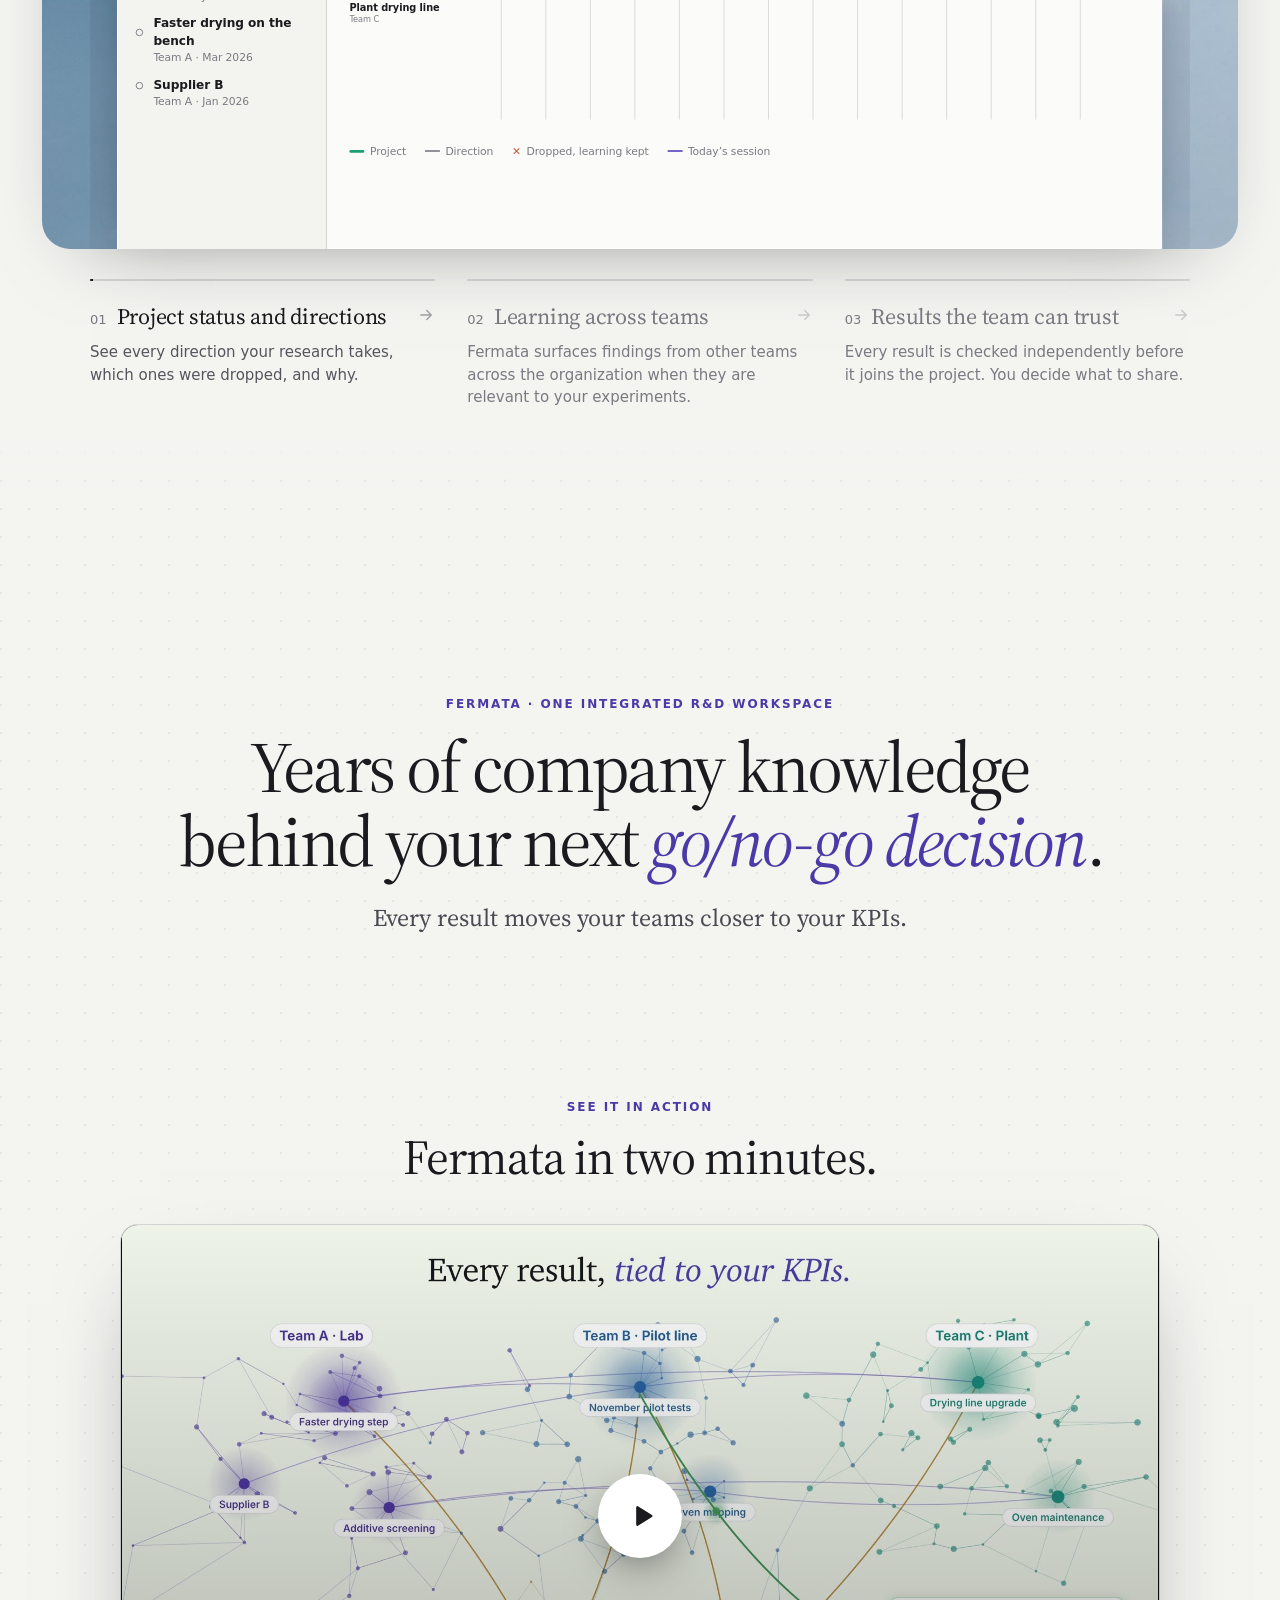
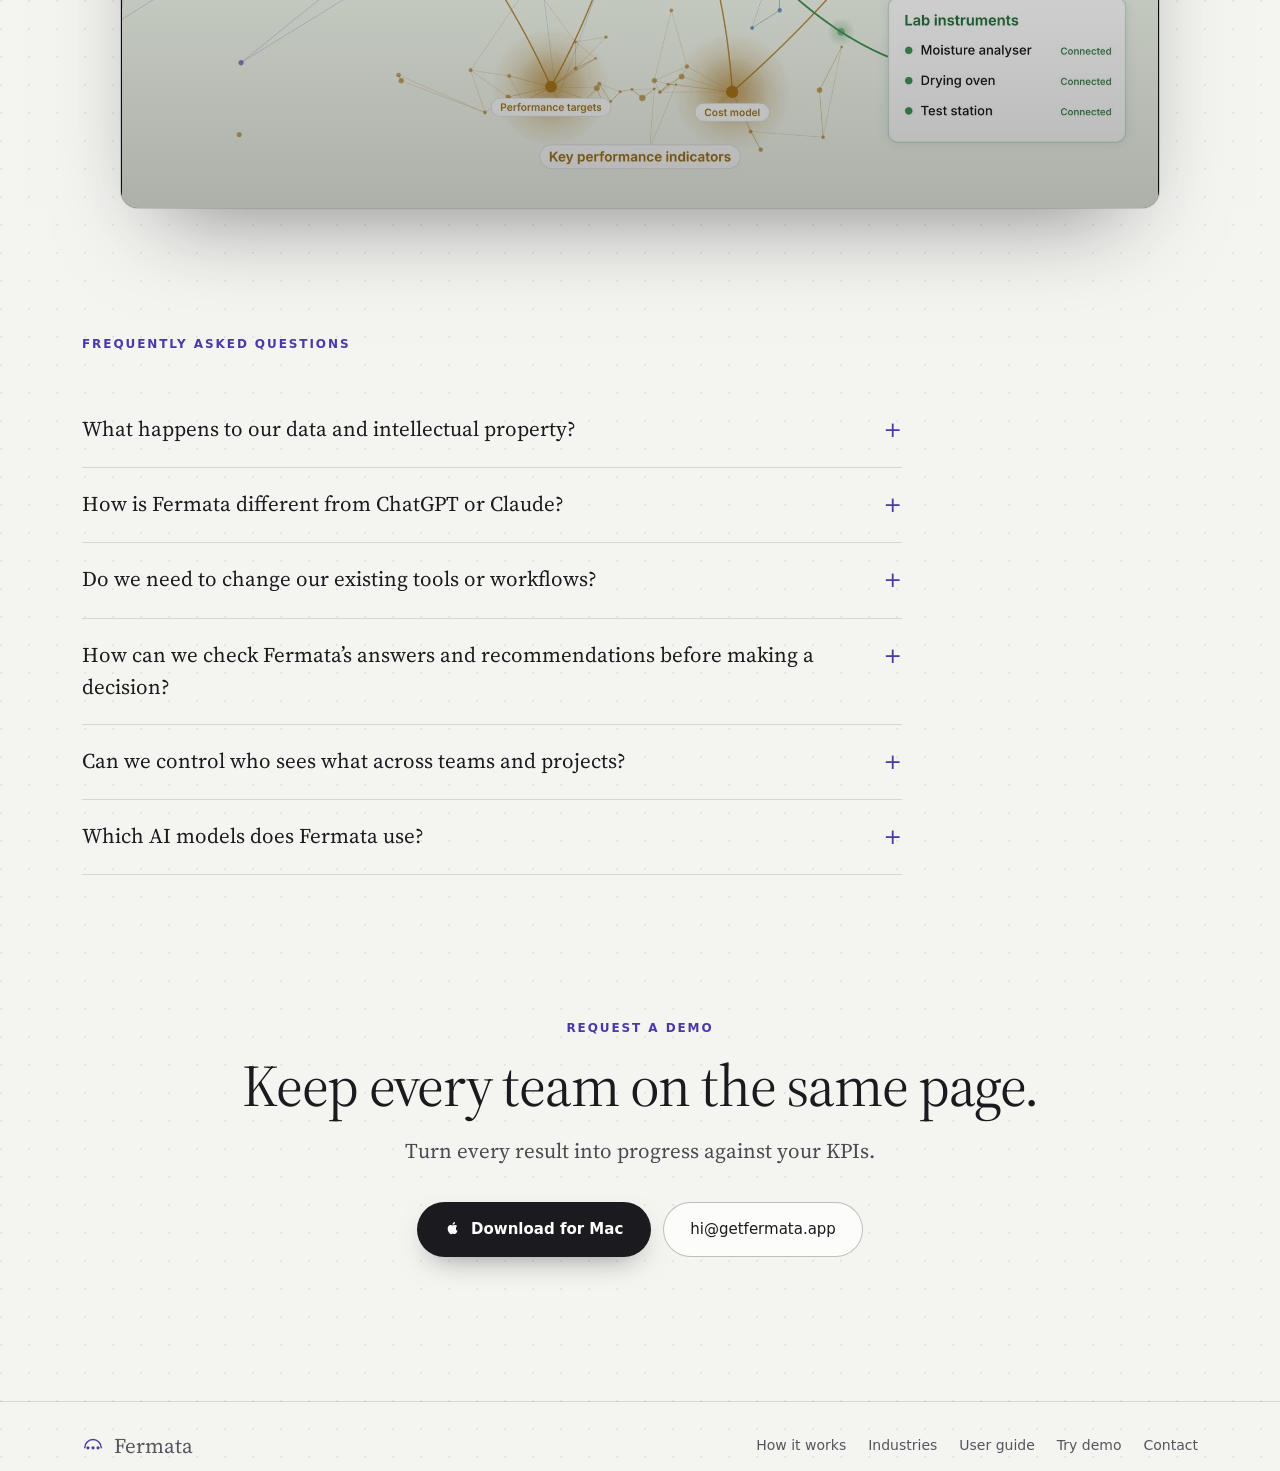
<file: newsite/index.html>
<!doctype html>
<html lang="en">
<head>
  <meta charset="utf-8">
  <meta name="viewport" content="width=device-width, initial-scale=1">
  <title>Fermata: the integrated research environment</title>
  <meta name="description" content="Fermata connects today's result to everything your company already knows, from the lab bench to the pilot line to the plant. For R&D, pilot and production teams. For macOS.">
  <meta name="theme-color" content="#f4f4f1">
  <!-- A preview of the new landing page, shared by link while it is being built. Kept out of search results, and it
       sends no analytics: build.sh leaves __POSTHOG_KEY__ as it is on this page. -->
  <meta name="robots" content="noindex, nofollow">
  <link rel="icon" href="../assets/favicon.svg" type="image/svg+xml">
  <link rel="icon" href="../assets/favicon-32.png" sizes="32x32">
  <link rel="apple-touch-icon" href="../assets/app-icon-180.png">
  <link rel="preconnect" href="https://fonts.googleapis.com">
  <link rel="preconnect" href="https://fonts.gstatic.com" crossorigin>
  <link href="https://fonts.googleapis.com/css2?family=Source+Serif+4:ital,opsz,wght@0,8..60,300;0,8..60,400;0,8..60,500;1,8..60,300;1,8..60,400&display=swap" rel="stylesheet">
  <link rel="stylesheet" href="stage.css">
  <style>
    :root {
      color-scheme: light;
      /* The palette in OKLCH, where L is perceived lightness: the same L reads as the same lightness in every hue.
         Neutrals step 2.5 apart: white 100, surface 99.1, paper 96.6, sunk 94.2. Ink: 22, 45.2, 58.2.
         The strong colours sit at L 48 (green, amber, red; the pilot blue at 48.5); violet stays the brand's 43.3.
         Every soft fill sits at L 94.4 and every tinted line at L 88, whatever its hue. */
      --bg: oklch(96.6% 0.004 106.5);          /* #f4f4f1: the canvas and the clearing paint this paper as rgb(244 244 241) */
      --surface: oklch(99.1% 0.0013 106.5);
      --white: oklch(100% 0 0);
      --sunk: oklch(94.2% 0.0053 106.5);
      --ink: oklch(22% 0.010 286);
      --ink-2: oklch(45.2% 0.013 286);
      --ink-3: oklch(58.2% 0.012 286);
      --ink-hover: oklch(29.6% 0.0125 286);
      /* hairlines: the ink at a low alpha, so a line keeps the same contrast on white, on the surface and on the paper */
      --line: rgb(26 26 31 / 0.137);           /* #e1e0d9 on white */
      --line-2: rgb(26 26 31 / 0.269);         /* #c3c2b7 on white */
      --line-soft: rgb(26 26 31 / 0.083);      /* #ecece8 on white: the board's inner grid */
      --violet: oklch(43.3% 0.167 283.6);
      --violet-2: oklch(54.1% 0.156 286.1);
      --violet-soft: oklch(94.4% 0.023 296.7);
      --violet-line: oklch(88% 0.048 294.5);
      --green: oklch(48% 0.091 170.1);
      --green-2: oklch(62.3% 0.123 165.5);
      --green-soft: oklch(94.4% 0.0162 172.6);
      --green-line: oklch(88% 0.033 169.9);
      --amber: oklch(48% 0.0987 76.3);
      --amber-soft: oklch(94.4% 0.0416 87.4);
      --red: oklch(48% 0.16 25.6);
      --red-soft: oklch(94.4% 0.0265 17.6);
      /* the teams' own colours (Team B's blue, KPI's brown) and the file-type tags */
      --pilot: oklch(48.5% 0.1333 254.6);
      --pilot-soft: oklch(94.4% 0.0218 250.2);
      --prod: oklch(50.8% 0.108 73.3);
      --pdf: oklch(49.5% 0.1397 30.9);
      --pdf-soft: oklch(94.4% 0.0257 26.5);
      /* nested corners: an inner radius is the outer radius minus the padding between them, never below a floor.
         A window's cards sit 16 to 18px inside its 16px corner, so they take the floor; what sits ~10px inside a card
         takes the next floor. */
      --r-win: 16px;
      --r-card: max(10px, calc(var(--r-win) - 18px));
      --r-inset: max(6px, calc(var(--r-card) - 10px));
      --serif: "Source Serif 4", "Iowan Old Style", Georgia, serif;
      --sans: -apple-system, BlinkMacSystemFont, "Helvetica Neue", "Segoe UI", system-ui, sans-serif;
      --mono: ui-monospace, "SF Mono", SFMono-Regular, Menlo, monospace;
      --shadow: 0 1px 0 rgba(26, 26, 31, 0.03), 0 18px 48px -22px rgba(26, 26, 31, 0.22);
      --ease: cubic-bezier(0.22, 0.7, 0.2, 1);
    }
    * { box-sizing: border-box; }
    html { background: var(--bg); scroll-behavior: smooth; }
    body {
      margin: 0; background: var(--bg); color: var(--ink);
      font-family: var(--sans); font-size: 16px; line-height: 1.55;
      -webkit-font-smoothing: antialiased;
      /* a faint notebook grid behind everything */
      background-image: radial-gradient(circle at 1px 1px, rgba(26, 26, 31, 0.07) 1px, transparent 0);
      background-size: 28px 28px;
    }
    a { color: inherit; }
    .wrap { max-width: 1180px; margin: 0 auto; padding-inline: 32px; }
    .eyebrow {
      font-size: 12px; font-weight: 600; letter-spacing: 0.16em; text-transform: uppercase; color: var(--violet);
      margin: 0 0 16px;
    }
    h1, h2, h3 { font-family: var(--serif); font-weight: 400; letter-spacing: -0.02em; margin: 0; text-wrap: balance; }
    em { font-style: italic; color: var(--violet); }
    :focus-visible { outline: 2px solid var(--violet); outline-offset: 3px; border-radius: 6px; }
    .visually-hidden { position: absolute; width: 1px; height: 1px; overflow: hidden; clip-path: inset(50%); white-space: nowrap; }

    /* ---------- masthead ---------- */
    .top { position: relative; z-index: 7; }
    .top .wrap { display: flex; align-items: center; justify-content: space-between; height: 72px; }
    .brand { display: inline-flex; align-items: center; gap: 10px; text-decoration: none; font-family: var(--serif); font-size: 21px; }
    .brand svg { color: var(--violet); }
    .nav { display: flex; align-items: center; gap: 12px; }
    /* the header's links: dark and a size up, so they are noticed; the one under the pointer lifts into a soft pill */
    .nav a { font-size: 15px; font-weight: 500; text-decoration: none; color: var(--ink); padding: 7px 12px; border-radius: 999px;
      transition: background 0.2s, color 0.2s, box-shadow 0.2s; }
    .nav a:not(.header-cta):hover, .nav a:not(.header-cta):focus-visible { color: var(--violet); background: rgba(255, 255, 255, 0.85);
      box-shadow: 0 1px 0 rgba(26, 26, 31, 0.04), 0 6px 16px -10px rgba(74, 58, 167, 0.45); }
    .nav .header-cta { margin-left: 8px; }
    .header-cta { padding: 8px 16px; border-radius: 999px; background: var(--ink); color: var(--white) !important; font-weight: 500; }
    .header-cta:hover { background: var(--ink-hover); }

    /* ---------- buttons ---------- */
    .actions { display: flex; flex-wrap: wrap; gap: 12px; justify-content: center; }
    .cta {
      display: inline-flex; align-items: center; gap: 10px; padding: 15px 28px; border-radius: 999px;
      background: var(--ink); color: var(--white); font-size: 15px; font-weight: 600; text-decoration: none;
      box-shadow: 0 12px 30px -14px rgba(26, 26, 31, 0.55); transition: transform 0.2s, background 0.2s;
    }
    .cta:hover { transform: translateY(-1px); background: var(--ink-hover); }
    .cta svg { width: 16px; height: 16px; margin-top: -2px; }
    .cta-ghost {
      display: inline-flex; align-items: center; gap: 9px; padding: 15px 26px; border-radius: 999px;
      border: 1px solid var(--line-2); background: var(--surface); color: var(--ink); font-size: 15px; font-weight: 500;
      text-decoration: none; transition: border-color 0.2s, background 0.2s;
    }
    .cta-ghost:hover { border-color: var(--violet-2); background: var(--white); }
    .cta-ghost svg { width: 13px; height: 13px; color: var(--violet); }

    /* ---------- hero: scattered records drift around the promise ---------- */
    .hero { position: relative; min-height: calc(100svh - 72px); display: grid; align-content: center; padding-block: 24px 40px; overflow: clip; }
    .hero-copy { position: relative; z-index: 6; text-align: center; max-width: 860px; margin: 0 auto; padding-inline: 24px; }
    h1 { font-size: clamp(40px, 5vw, 72px); line-height: 1.02; letter-spacing: -0.035em; margin-bottom: 22px; }
    .lede { font-family: var(--serif); font-weight: 400; font-size: clamp(18px, 1.7vw, 22px); line-height: 1.55; color: #4a4a52; max-width: 880px; margin: 0 auto 32px; }
    .lede .l1, .lede .l2 { display: block; }
    @media (min-width: 900px) { .lede .l1 { white-space: nowrap; } }
    .hero-copy > * { animation: rise 0.6s var(--ease) backwards; }
    .hero-copy > :nth-child(2) { animation-delay: 0.05s; }
    .hero-copy > :nth-child(3) { animation-delay: 0.1s; }
    .hero-copy > :nth-child(4) { animation-delay: 0.15s; }
    @keyframes rise { from { opacity: 0; transform: translateY(12px); } to { opacity: 1; transform: none; } }

    /* three small arrows at the foot of the first screen: there is more below */
    .more { position: absolute; left: 50%; bottom: 14px; z-index: 6; translate: -50% 0; display: grid; place-items: center; width: 84px; height: 84px; border-radius: 50%;
      background: radial-gradient(closest-side, rgba(244, 244, 241, 0.97) 60%, rgba(244, 244, 241, 0)); color: var(--violet); }
    .more span { display: block; animation: rise 0.6s 0.6s var(--ease) backwards; }
    .more svg { display: block; width: 24px; height: 34px; }
    .more path { fill: none; stroke: currentColor; stroke-width: 2; stroke-linecap: round; stroke-linejoin: round; opacity: 0.3; animation: descend 1.9s ease-in-out infinite; }
    .more path:nth-child(2) { animation-delay: 0.22s; }
    .more path:nth-child(3) { animation-delay: 0.44s; }
    @keyframes descend { 0%, 70%, 100% { opacity: 0.3; } 28% { opacity: 1; } }
    @media (prefers-reduced-motion: reduce) { .more span { animation: none; opacity: 1; } .more path { animation: none; opacity: 0.55; } }
    .papers { position: absolute; inset: 0; z-index: 6; pointer-events: none; }
    /* the canvas that draws the documents behind the hero and the memory they become, and the labels laid over it */
    .space { position: fixed; inset: 0; width: 100%; height: 100%; z-index: 5; pointer-events: none; }
    /* the first screen's violet edges, and the soft clearing behind the hero's words: drawn once by the browser and
       faded from script, never redrawn on the canvas each frame */
    .vignette, .clearing { position: fixed; z-index: 5; pointer-events: none; opacity: 0; visibility: hidden; }
    .vignette { inset: 0; background: radial-gradient(78% 78% at 50% 50%, rgba(44, 33, 104, 0.00) 28%, rgba(44, 33, 104, 0.05) 36%, rgba(44, 33, 104, 0.13) 44%, rgba(44, 33, 104, 0.24) 52%, rgba(44, 33, 104, 0.37) 60%, rgba(44, 33, 104, 0.50) 68%, rgba(44, 33, 104, 0.61) 76%, rgba(44, 33, 104, 0.69) 84%, rgba(44, 33, 104, 0.74) 92%, rgba(44, 33, 104, 0.77) 100%); }
    .clearing { left: 0; top: 0; background: radial-gradient(closest-side, rgba(244, 244, 241, 0.8), rgba(244, 244, 241, 0.55) 55%, rgba(244, 244, 241, 0.18) 80%, rgba(244, 244, 241, 0)); }
    .space-tags { position: fixed; inset: 0; z-index: 5; pointer-events: none; overflow: clip; }
    .space-tags > * { position: absolute; left: 0; top: 0; will-change: transform; }
    body.map-wide { cursor: grab; }
    body.turning, body.turning * { cursor: grabbing !important; user-select: none; -webkit-user-select: none; }
    /* a group's name: a hub of the wide map (--w 0), a small caption once the map is in its card (--w 1) */
    .hub { display: inline-flex; align-items: center; gap: calc(6px * (1 - var(--w, 1))); white-space: nowrap; border-radius: 999px;
      padding: calc(5px * (1 - var(--w, 1))) calc(12px * (1 - var(--w, 1)));
      background: rgba(255, 255, 255, calc(0.94 * (1 - var(--w, 1)))); border: 1px solid rgb(26 26 31 / calc(0.137 * (1 - var(--w, 1))));
      font-size: calc(13.5px - 4.5px * var(--w, 1)); font-weight: 600; letter-spacing: calc(0.02em + 0.16em * var(--w, 1)); text-transform: uppercase;
      color: color-mix(in srgb, var(--ink-3) calc(var(--w, 1) * 100%), var(--hub)); opacity: 0; }
    .hub svg { width: calc(15px * (1 - var(--w, 1))); height: 15px; opacity: calc(1 - var(--w, 1)); stroke-width: 1.8; }
    .hub b { font-weight: 600; }
    .team { white-space: nowrap; padding: 3px 9px; border-radius: 999px; background: rgba(255, 255, 255, 0.88); border: 1px solid var(--line);
      font-size: 11.5px; font-weight: 600; opacity: 0; box-shadow: 0 4px 12px -9px rgba(26, 26, 31, 0.4); }
    .team.rnd { color: var(--violet); } .team.pilot { color: var(--pilot); } .team.prod { color: var(--prod); }
    .hub.rnd { --hub: var(--violet); } .hub.pilot { --hub: var(--pilot); } .hub.prod { --hub: var(--prod); }
    .paper {
      position: absolute; left: calc(var(--x) * 1%); top: calc(var(--y) * 1%);
      width: 150px; padding: 10px 11px 12px; border-radius: 9px; background: var(--white); border: 1px solid var(--line);
      box-shadow: 0 10px 26px -18px rgba(26, 26, 31, 0.35); rotate: var(--r);
      opacity: 0; animation: settle 1.4s var(--ease) forwards; animation-delay: calc(var(--d) * 1s);
    }
    .paper .t { display: inline-block; font-family: var(--mono); font-size: 9.5px; font-weight: 600; letter-spacing: 0.04em; padding: 1px 5px; border-radius: 4px; }
    .paper .nm { display: block; font-size: 11.5px; font-weight: 600; margin: 6px 0 6px; line-height: 1.25; }
    .paper i { display: block; height: 5px; border-radius: 3px; background: var(--sunk); margin-top: 5px; }
    .paper i + i { width: 72%; }
    .paper.far { scale: 0.82; filter: blur(0.6px); }
    .paper.near { scale: 1.08; }
    .t.pdf { background: var(--pdf-soft); color: var(--pdf); } .t.csv { background: var(--green-soft); color: var(--green); }
    .t.ppt { background: var(--amber-soft); color: var(--amber); } .t.doc { background: var(--pilot-soft); color: var(--pilot); }
    .t.nb { background: var(--violet-soft); color: var(--violet); } .t.log { background: var(--sunk); color: var(--ink-2); }
    @keyframes settle { from { opacity: 0; translate: 0 18px; } to { opacity: var(--o, 0.92); translate: 0 0; } }
    .paper > * { opacity: var(--paper-ink, 1); }
    .paper::after { content: ""; position: absolute; left: 50%; top: 50%; width: 90px; height: 90px; margin: -45px 0 0 -45px; border-radius: 50%; background: #9b95c9; opacity: var(--dot, 0); }

    /* ---------- the story: memory stays on the left, one stage at a time on the right ---------- */
    .story { position: relative; display: grid; grid-template-columns: minmax(300px, 5fr) 7fr; grid-template-rows: auto auto; column-gap: clamp(24px, 4vw, 64px); max-width: 1280px; margin: 0 auto; padding-inline: 32px; }
    /* a stage and the map beside it stick to the top of the screen */
    :root { --bar: 0px; }
    .chapter { scroll-margin-top: var(--bar); }
    .rail { grid-column: 1; grid-row: 1 / 3; position: sticky; top: var(--bar); height: calc(100svh - var(--bar)); display: grid; place-items: center; z-index: 4; }
    .intro { grid-column: 2; grid-row: 1; }
    .chapters { grid-column: 2; grid-row: 2; }
    .memory { position: relative; width: min(100%, 480px); }
    /* what the map is, said once above it when it rests on the left */
    .kb { margin: 0 0 2px; text-align: center; font-size: 11.5px; font-weight: 600; letter-spacing: 0.16em; text-transform: uppercase; color: var(--ink-2); }
    /* the memory's place on the left; the canvas draws into it, with no box round it */
    div.web { position: relative; width: 100%; aspect-ratio: 400 / 340; margin: 6px 0 4px; cursor: grab; touch-action: pan-y; user-select: none; -webkit-user-select: none; }
    .tag { display: inline-flex; align-items: center; gap: 5px; white-space: nowrap; padding: 3px 8px 3px 6px; border-radius: 999px; background: rgba(255, 255, 255, 0.92);
      border: 1px solid var(--line); font-size: 10.5px; color: var(--ink); box-shadow: 0 4px 12px -8px rgba(26, 26, 31, 0.4); opacity: 0; transition: opacity 0.4s; }
    .tag.on { opacity: 1; }
    .tag svg { width: 11px; height: 11px; stroke-width: 2.2; }
    .tag b { font-weight: 700; }
    .tag.rnd { color: var(--violet); } .tag.pilot { color: var(--pilot); } .tag.prod { color: var(--prod); } .tag.dec { color: var(--green); }
    .tag span { color: var(--ink); font-weight: 500; }
    /* the chip a record shows under the pointer: small, like a label on a shelf */
    .hchip { display: inline-flex; align-items: center; gap: 6px; white-space: nowrap; padding: 3px 9px 3px 4px; border-radius: 999px; background: rgba(255, 255, 255, 0.96);
      border: 1px solid var(--line); box-shadow: 0 6px 18px -10px rgba(26, 26, 31, 0.45); font-size: 11px; z-index: 2; }
    .hchip .t { font-family: var(--mono); font-size: 9px; font-weight: 700; letter-spacing: 0.04em; padding: 1px 5px; border-radius: 999px; }
    .hchip b { font-weight: 600; color: var(--ink); }
    .hchip i { font-style: normal; color: var(--ink-3); }
    .hchip i::before { content: "· "; }
    .hchip[hidden] { display: none; }
    .hchip.auto { opacity: 0; transition: opacity 0.6s var(--ease); }
    .hchip.auto.on { opacity: 1; }
    .web { position: relative; z-index: 1; }
    .web .node .hit { fill: transparent !important; stroke: none; cursor: default; }
    .web .node.hover circle:not(.halo):not(.hit) { fill: var(--violet); }
    .web .node.hover .halo { opacity: 0.5; }
    /* the card a record shows on hover: the hero's paper, upright */
    .pop {
      position: fixed; z-index: 20; width: 196px; padding: 10px 11px 12px; border-radius: 9px; background: var(--white);
      border: 1px solid var(--line); box-shadow: 0 16px 36px -18px rgba(26, 26, 31, 0.45); pointer-events: none;
    }
    .pop.in { animation: popIn 0.22s var(--ease); }
    @keyframes popIn { from { opacity: 0; translate: 0 4px; } }
    .pop .t { display: inline-block; font-family: var(--mono); font-size: 9.5px; font-weight: 600; letter-spacing: 0.04em; padding: 1px 5px; border-radius: 4px; }
    .pop .nm { display: block; font-size: 12.5px; font-weight: 600; margin: 6px 0 2px; line-height: 1.3; }
    .pop .meta { display: block; font-size: 11.5px; color: var(--ink-3); margin-bottom: 4px; }
    .pop i { display: block; height: 5px; border-radius: 3px; background: var(--sunk); margin-top: 5px; }
    .pop i + i { width: 72%; }
    @media (prefers-reduced-motion: reduce) { .pop.in { animation: none; } }
    .web .ft { font-family: var(--mono); font-size: 8px; font-weight: 600; letter-spacing: 0.04em; fill: var(--ink-3); opacity: 0; }
    .web { display: block; width: 100%; height: auto; margin: 6px 0 4px; overflow: visible; }
    .web .cl { font-size: 9px; letter-spacing: 0.16em; fill: var(--ink-3); font-family: var(--sans); font-weight: 600; }
    .web .edge { fill: none; stroke: var(--line-2); stroke-width: 1; opacity: 0; transition: opacity 0.8s, stroke 0.5s; }
    .web .edge.dash { stroke-dasharray: 3 3; }
    .web .edge.on { opacity: 0.9; }
    .web .edge.lit { stroke: var(--violet-2); opacity: 1; }
    .web .node circle { fill: var(--line-2); transition: fill 0.5s, r 0.5s; }
    .web .node { transform-box: fill-box; transform-origin: center; opacity: 0; scale: 0.2; transition: opacity 0.6s var(--ease), scale 0.7s var(--ease); }
    .web .node.on { opacity: 1; scale: 1; }
    .web .node.doc circle { fill: #9b95c9; }
    .web .node.finding circle { fill: var(--violet); }
    .web .node.decision circle { fill: var(--green-2); }
    .web .node .halo { fill: none !important; stroke: var(--violet); stroke-width: 1.5; opacity: 0; transition: opacity 0.5s; }
    .web .node.decision .halo { stroke: var(--green-2); }
    .web .node.lit .halo { opacity: 0.45; }
    .web .node.lit circle:not(.halo) { fill: var(--violet); }
    .web .node.decision.lit circle:not(.halo) { fill: var(--green-2); }
    .web .lbl { opacity: 0; transition: opacity 0.5s; pointer-events: none; }
    .web .lbl text { font-size: 10.5px; font-family: var(--sans); font-weight: 500; fill: var(--ink); }
    .web .lbl .stg { font-weight: 700; fill: currentColor; }
    .web .lbl.rnd { color: var(--violet); } .web .lbl.pilot { color: var(--pilot); } .web .lbl.prod { color: var(--prod); } .web .lbl.dec { color: var(--green); }
    .web .lbl rect { fill: var(--white); stroke: var(--line); stroke-width: 1; }
    /* the part of a thread inside the web: straight from its node to the card's right edge, under the nodes */
    .web .thr { fill: none; stroke: var(--violet-2); stroke-width: 1.3; opacity: 0.7; stroke-dasharray: 1; stroke-dashoffset: 1; transition: stroke-dashoffset 0.5s var(--ease); }
    .web .thr.in { stroke-dashoffset: 0; }
    .web .lbl.lit { opacity: 1; }

    .chapter { min-height: 100svh; display: flex; flex-direction: column; justify-content: center; padding-block: 12vh; }
    /* wide screens: a stage holds still while the scroll plays its steps, then lets go */
    @media (min-width: 900px) {
      .chapters .chapter { display: block; min-height: 0; padding: 0; height: calc(100svh + var(--n) * 27svh); }
      .chapters .pin { position: sticky; top: var(--bar); min-height: calc(100svh - var(--bar)); display: flex; flex-direction: column; justify-content: center; padding-block: 16px; }
    }
    .chapter h2 { font-size: clamp(30px, 3.4vw, 46px); line-height: 1.08; margin-bottom: 14px; }
    @media (min-width: 900px) and (max-height: 900px) {
      .chapters .chapter h2 { font-size: clamp(28px, min(2.9vw, 4.6vh), 40px); margin-bottom: 10px; }
      .chapters .pin > p:not(.eyebrow) { font-size: 17px; margin-bottom: 18px; }
      .chapters .pin .eyebrow { margin-bottom: 10px; }
      .chapters .pin { padding-block: 10px; }
    }
    .chapters .win { transform-origin: 0 0; }
    .pin > p:not(.eyebrow) { font-family: var(--serif); font-weight: 300; font-size: clamp(17px, 1.5vw, 19px); color: var(--ink-2); max-width: 640px; margin: 0 0 28px; }
    @media (max-width: 899px) { .wide-br { display: none; } }
    .gonogo { color: var(--violet); font-weight: 600; white-space: nowrap; }
    .chapter .eyebrow .n { font-family: var(--mono); letter-spacing: 0; margin-right: 6px; }

    /* ---------- app windows: the product, drawn ---------- */
    .win { position: relative; background: var(--white); border: 1px solid var(--line); border-radius: var(--r-win); box-shadow: var(--shadow); overflow: hidden; max-width: 640px; }
    /* the pointer that comes in and presses a button, and the ring its click leaves */
    .cur { position: absolute; z-index: 5; width: 24px; height: 24px; margin: -3px 0 0 -5px; pointer-events: none; transform-origin: 5px 3px; filter: drop-shadow(0 2px 3px rgba(26, 26, 31, 0.35)); }
    .cur svg { display: block; width: 100%; height: 100%; }
    .cur path { fill: var(--ink); stroke: var(--white); stroke-width: 1.4; stroke-linejoin: round; }
    .tap { position: absolute; z-index: 4; width: 64px; height: 64px; border-radius: 50%; border: 2px solid var(--violet-2); background: rgba(106, 92, 196, 0.14); pointer-events: none; }
    .win-bar { display: flex; align-items: center; gap: 12px; padding: 11px 14px; border-bottom: 1px solid var(--line); background: var(--surface); font-size: 13px; }
    .dots { display: flex; gap: 6px; } .dots i { width: 10px; height: 10px; border-radius: 50%; background: var(--line); }
    /* the app the window belongs to: Fermata's own icon and name, then what is open in it */
    .win-bar .app { display: inline-flex; align-items: center; gap: 7px; font-weight: 600; white-space: nowrap; }
    .win-bar .app img { display: block; width: 20px; height: 20px; border-radius: 5px; box-shadow: 0 1px 2px rgba(26, 26, 31, 0.18); }
    .win-bar .title { color: var(--ink-2); padding-left: 12px; border-left: 1px solid var(--line); min-width: 0; overflow: hidden; text-overflow: ellipsis; white-space: nowrap; }
    .win-bar .who { white-space: nowrap; flex: none; }
    .win-bar .who { margin-left: auto; display: flex; align-items: center; gap: 7px; color: var(--ink-3); font-size: 12.5px; }
    .av { width: 22px; height: 22px; border-radius: 50%; display: inline-grid; place-items: center; font-size: 10.5px; font-weight: 700; background: var(--violet-soft); color: var(--violet); flex: none; }
    .av.t { background: var(--pilot-soft); color: var(--pilot); } .av.d { background: var(--amber-soft); color: var(--amber); }
    .win-body { padding: 16px 18px 18px; font-size: 14px; }
    .k { font-size: 11px; letter-spacing: 0.1em; text-transform: uppercase; color: var(--ink-3); font-weight: 600; margin: 0 0 8px; }
    .chip { display: inline-flex; align-items: center; gap: 5px; border-radius: 6px; padding: 2px 8px; font-size: 12px; font-weight: 500; white-space: nowrap; background: var(--sunk); color: var(--ink-2); transition: background 0.4s, color 0.4s; }
    .chip.ok { background: var(--green-soft); color: var(--green); } .chip.vi { background: var(--violet-soft); color: var(--violet); }
    .chip.am { background: var(--amber-soft); color: var(--amber); } .chip.no { background: var(--red-soft); color: var(--red); }
    .btn { display: inline-flex; align-items: center; gap: 6px; border: 1px solid var(--line-2); background: var(--white); border-radius: var(--r-inset); padding: 6px 11px; font: 500 13px var(--sans); color: var(--ink); transition: background 0.3s, color 0.3s, border-color 0.3s, scale 0.15s; }
    .btn.done { background: var(--violet); border-color: var(--violet); color: var(--white); }
    .btn.green.done { background: var(--green); border-color: var(--green); }
    .btn.press { scale: 0.96; }

    /* reading */
    .files { list-style: none; margin: 0; padding: 0; display: grid; gap: 6px; }
    .files li { display: grid; grid-template-columns: 78px 1fr auto; align-items: center; gap: 10px; padding: 8px 10px; border: 1px solid var(--line); border-radius: 10px; background: var(--surface); }
    .files .t { justify-self: start; font-family: var(--mono); font-size: 10px; font-weight: 700; padding: 1px 6px; border-radius: 4px; }
    .files .nm { font-size: 13.5px; font-weight: 500; }
    .files .meta { display: block; font-size: 12px; color: var(--ink-3); font-weight: 400; }
    .files .st { font-size: 12px; color: var(--ink-3); }
    .files .st .yes { display: none; color: var(--violet); font-weight: 600; }
    .files li.read .st .wait { display: none; } .files li.read .st .yes { display: inline; }

    /* directions */
    .dirs { display: grid; gap: 8px; }
    .dir { border: 1px solid var(--line); border-radius: var(--r-card); padding: 10px 12px; transition: opacity 0.5s, background 0.5s; }
    .dir-row { display: flex; align-items: center; gap: 9px; }
    .lt { width: 20px; height: 20px; border-radius: 5px; display: inline-grid; place-items: center; background: var(--sunk); color: var(--ink-2); font-size: 11px; font-weight: 700; flex: none; }
    .dir-row .st { margin-left: auto; display: inline-grid; align-items: center; justify-items: end; min-width: 22px; min-height: 22px; }
    .dir-row .st .spin { margin-right: 3px; }
    /* the one going out blurs as it fades; once it is gone it is hidden, so the ring's turn is not painted behind the check */
    .dir-row .st > * { grid-area: 1 / 1; transition: opacity 0.35s var(--ease), scale 0.45s var(--ease), filter 0.35s var(--ease), visibility 0s; }
    /* a direction at work: a small ring that turns. When it is settled the ring gives way to its result. */
    .spin { width: 16px; height: 16px; border-radius: 50%; border: 2px solid var(--violet-line); border-top-color: var(--violet); animation: turn 0.9s linear infinite; }
    @keyframes turn { to { rotate: 1turn; } }
    .st .ck { display: grid; place-items: center; width: 22px; height: 22px; border-radius: 50%; background: var(--green); color: var(--white); }
    .st .ck svg { width: 13px; height: 13px; stroke-width: 1.8; }
    .st .ck, .st .chip { opacity: 0; scale: 0.6; filter: blur(4px); }
    .st.done .spin { opacity: 0; scale: 0.4; filter: blur(4px); visibility: hidden; transition-delay: 0s, 0s, 0s, 0.35s; }
    .st.done .ck, .st.done .chip { opacity: 1; scale: 1; filter: none; }
    html:not(.js) .st .spin { display: none; } html:not(.js) .st .ck, html:not(.js) .st .chip { opacity: 1; scale: 1; filter: none; }
    @media (prefers-reduced-motion: reduce) { .spin { animation: none; } .dir-row .st > * { filter: none !important; } }
    .dir-name b { font-weight: 600; margin-right: 8px; }
    .dir-name span { color: var(--ink-3); }
    /* B's plan changes when the knowledge base speaks: the first value is struck, the better one takes its place */
    .dir-name .was { text-decoration: line-through; margin-right: 7px; }
    .dir-name .now { color: var(--ink-2); font-weight: 500; }
    .js .dir-name .was { text-decoration-color: transparent; transition: text-decoration-color 0.5s; } .js .dir-name .now { opacity: 0; transition: opacity 0.5s 0.2s; }
    .js .dir.turned .was { text-decoration-color: currentColor; } .js .dir.turned .now { opacity: 1; }
    .recall { display: flex; gap: 9px; margin-top: 9px; padding: 9px 11px; border-radius: var(--r-inset); background: var(--violet-soft); border: 1px solid var(--violet-line); font-size: 13px; }
    .recall::before { content: ""; width: 8px; height: 8px; border-radius: 50%; background: var(--violet); margin-top: 5px; flex: none; }
    .recall small { display: block; font-size: 11.5px; color: var(--violet); font-weight: 600; }
    .finding { margin-top: 12px; display: flex; align-items: center; gap: 12px; padding: 11px 12px; border-radius: var(--r-card); border: 1px dashed var(--line-2); }
    .finding p { margin: 0; font-size: 13.5px; }
    .finding p small { display: block; font-size: 11.5px; color: var(--ink-3); font-weight: 600; letter-spacing: 0.04em; }
    .finding .btn { margin-left: auto; flex: none; }

    /* conversation */
    .msg { border-radius: var(--r-card); padding: 10px 12px; font-size: 13.5px; }
    .msg.you { background: var(--sunk); margin-left: 15%; }
    .msg.you .att { display: inline-flex; gap: 6px; align-items: center; margin-top: 7px; font-size: 12px; color: var(--ink-2); background: var(--white); border: 1px solid var(--line); border-radius: var(--r-inset); padding: 2px 7px; }
    .msg.fermata { margin-top: 10px; padding: 0; }
    .msg.fermata > p { margin: 0 0 8px; }
    .msg.fermata .from { font-size: 11.5px; font-weight: 600; color: var(--violet); display: flex; align-items: center; gap: 6px; margin-bottom: 4px; }
    .chart { display: block; width: 100%; max-width: 440px; height: auto; background: var(--surface); border: 1px solid var(--line); border-radius: var(--r-card); }
    .chart .ln { fill: none; stroke-width: 3; stroke-linecap: round; stroke-linejoin: round; }
    .chart .axis { stroke: var(--line); stroke-width: 1; }
    .chart text { font-size: 10px; fill: var(--ink-3); font-family: var(--sans); }
    .chart .key { font-weight: 700; font-size: 10.5px; }
    .sources { list-style: none; margin: 0; padding: 0; display: grid; gap: 5px; font-size: 13px; }
    .sources li { display: flex; align-items: center; gap: 8px; }
    .sources li::before { content: ""; width: 7px; height: 7px; border-radius: 50%; background: var(--violet-2); flex: none; }
    .read { margin: 0 0 6px; font-size: 11.5px; font-weight: 600; color: var(--ink-3); }

    /* team */
    .board { border: 1px solid var(--line); border-radius: var(--r-card); overflow: hidden; }
    .board table { width: 100%; border-collapse: collapse; table-layout: fixed; font-size: 15px; }
    .board th, .board td { padding: 12px 10px; text-align: center; vertical-align: middle; }
    .board thead th { background: var(--surface); border-bottom: 1px solid var(--line); font-size: 14px; font-weight: 600; }
    .board thead .lt { margin-right: 7px; vertical-align: -4px; }
    .board thead th:first-child, .board tbody th { width: 25%; text-align: left; padding-left: 14px; }
    .board tbody th { font-weight: 600; }
    .board tbody th small { display: block; font-size: 11.5px; font-weight: 400; color: var(--ink-3); line-height: 1.3; }
    .board tbody tr + tr > * { border-top: 1px solid var(--line-soft); }
    .board th + th, .board th + td, .board td + td { border-left: 1px solid var(--line-soft); }
    .val { display: inline-flex; align-items: center; gap: 8px; font-size: 16px; font-weight: 600; font-variant-numeric: tabular-nums; white-space: nowrap; }
    .val .m { width: 20px; height: 20px; border-radius: 50%; display: grid; place-items: center; flex: none; }
    .val .m svg { width: 12px; height: 12px; stroke-width: 2.6; }
    .val.ok .m { background: var(--green); color: var(--white); } .val.no .m { background: var(--red-soft); color: var(--red); }
    .val.na { font-size: 13.5px; font-weight: 500; color: var(--ink-3); }
    .board .decide > * { background: var(--surface); }
    .sig { font-weight: 700; font-size: 13.5px; padding: 5px 0; border-radius: 999px; display: inline-block; width: min(100%, 92px); text-align: center; }
    .sig.push { background: var(--white); color: var(--green); box-shadow: inset 0 0 0 1.5px var(--green); transition: background 0.35s, color 0.35s, scale 0.5s cubic-bezier(0.3, 1.5, 0.5, 1); }
    /* Push is the team's to press: outlined until the pointer clicks it, then solid */
    .sig.push.done, html:not(.js) .sig.push { background: var(--green); color: var(--white); }
    .js .board [data-stage].shown .sig.press { scale: 0.93; transition-delay: 0s; transition-duration: 0.15s; }
    .sig.stop { background: var(--red-soft); color: var(--red); } .sig.wait { background: var(--amber-soft); color: var(--amber); }
    /* the direction the team pushes: its whole column turns green once the decision is made */
    .board :is(th, td):nth-child(3) { transition: background-color 0.7s var(--ease), box-shadow 0.7s var(--ease); }
    .board:has(.sig.push.done) :is(th, td):nth-child(3), html:not(.js) .board :is(th, td):nth-child(3) { background: var(--green-soft); box-shadow: inset 2px 0 var(--green-line), inset -2px 0 var(--green-line); }
    .board:has(.sig.push.done) thead th:nth-child(3), html:not(.js) .board thead th:nth-child(3) { box-shadow: inset 2px 0 var(--green-line), inset -2px 0 var(--green-line), inset 0 2px var(--green-line); color: var(--green); }
    .board:has(.sig.push.done) .decide td:nth-child(3), html:not(.js) .board .decide td:nth-child(3) { box-shadow: inset 2px 0 var(--green-line), inset -2px 0 var(--green-line), inset 0 -2px var(--green-line); }
    /* a row's marks land one after the other, left to right */
    .js .board [data-stage] .m, .js .board [data-stage] .sig { scale: 0; transition: scale 0.5s cubic-bezier(0.3, 1.5, 0.5, 1); }
    .js .board [data-stage].shown .m, .js .board [data-stage].shown .sig { scale: 1; }
    .js .board [data-stage].shown td:nth-child(2) > * > .m, .js .board [data-stage].shown td:nth-child(2) > .sig { transition-delay: 0.15s; }
    .js .board [data-stage].shown td:nth-child(3) > * > .m, .js .board [data-stage].shown td:nth-child(3) > .sig { transition-delay: 0.3s; }
    .js .board [data-stage].shown td:nth-child(4) > * > .m, .js .board [data-stage].shown td:nth-child(4) > .sig { transition-delay: 0.45s; }
    @media (prefers-reduced-motion: reduce) { .js .board [data-stage] .m, .js .board [data-stage] .sig { scale: 1; transition: none; } }

    /* staged parts wait for their moment once the script is running; without it, everything shows */
    .js [data-stage] { opacity: 0; translate: 0 8px; transition: opacity 0.6s var(--ease), translate 0.6s var(--ease); }
    .js [data-stage].shown { opacity: 1; translate: 0 0; }
    .js .chart .ln { stroke-dasharray: 1; stroke-dashoffset: 1; transition: stroke-dashoffset 1.6s var(--ease); }
    .js .chart.drawn .ln { stroke-dashoffset: 0; }
    .js .chart .ln.late { transition-delay: 0.25s; }

    /* threads from memory to the moment it is used */
    .threads { position: fixed; inset: 0; width: 100vw; height: 100dvh; pointer-events: none; z-index: 5; overflow: visible; }
    .threads path { fill: none; stroke: var(--violet-2); stroke-width: 1.3; opacity: 0.55; stroke-dasharray: 1; stroke-dashoffset: 1; transition: stroke-dashoffset 0.9s var(--ease), opacity 0.4s; }
    .threads path.in { stroke-dashoffset: 0; }
    .threads path.green { stroke: var(--green-2); }
    .threads circle { fill: var(--violet-2); }
    .flyer { position: fixed; z-index: 6; width: 12px; height: 12px; margin: -6px 0 0 -6px; border-radius: 50%; background: var(--violet); box-shadow: 0 0 0 5px rgba(74, 58, 167, 0.16); pointer-events: none; }
    .flyer.green { background: var(--green-2); box-shadow: 0 0 0 5px rgba(29, 158, 117, 0.18); }
    .flyer.doc { background: #9b95c9; box-shadow: 0 0 0 4px rgba(74, 58, 167, 0.1); }

    /* ---------- sections after the story ---------- */
    section.block { padding-block: clamp(80px, 14vh, 150px) 0; }
    .block-head { max-width: 720px; margin-bottom: 40px; }
    .block-head h2 { font-size: clamp(32px, 3.8vw, 50px); line-height: 1.06; margin-bottom: 14px; }
    .block-head p:not(.eyebrow) { font-family: var(--serif); font-weight: 300; font-size: 19px; color: var(--ink-2); margin: 0; }

    .sum { text-align: center; padding-block: clamp(110px, 22vh, 240px) clamp(10px, 4vh, 48px); }
    .sum .eyebrow { margin-bottom: 18px; }
    .sum-sub { font-family: var(--serif); font-weight: 400; font-size: clamp(18px, 1.9vw, 24px); line-height: 1.45; color: #4a4a52; max-width: 760px; margin: 22px auto 0; }
    .sum h2 { font-size: clamp(36px, 5.6vw, 76px); line-height: 1.03; letter-spacing: -0.035em; max-width: 1040px; margin: 0 auto; text-wrap: balance; }
    .film-block { text-align: center; }
    .film-block .block-head { margin-inline: auto; }
    .player { position: relative; max-width: 1040px; margin: 0 auto; aspect-ratio: 16 / 9; border-radius: 18px; overflow: hidden; background: #0b0b0d; background-clip: padding-box; border: 1px solid var(--line); box-shadow: 0 40px 90px -40px rgba(26, 26, 31, 0.55); }
    .player video { display: block; width: 100%; height: 100%; }
    .play { position: absolute; inset: 0; display: grid; place-items: center; border: 0; padding: 0; cursor: pointer; background: linear-gradient(to top, rgba(11, 11, 13, 0.3), rgba(11, 11, 13, 0.02)); }
    .play span { width: 84px; height: 84px; border-radius: 50%; display: grid; place-items: center; background: var(--white); color: var(--ink); box-shadow: 0 14px 40px -10px rgba(0, 0, 0, 0.5); transition: transform 0.2s; }
    .play svg { width: 28px; height: 28px; margin-left: 4px; }
    .play:hover span { transform: scale(1.05); }
    .player.playing .play { display: none; }

    .faq { max-width: 820px; }
    .faq details { border-bottom: 1px solid var(--line); }
    .faq summary { cursor: pointer; list-style: none; display: flex; justify-content: space-between; gap: 16px; padding: 20px 0; font-family: var(--serif); font-size: 21px; }
    .faq summary::-webkit-details-marker { display: none; }
    .faq summary::after { content: "+"; font-family: var(--sans); font-size: 22px; color: var(--violet); transition: rotate 0.25s; }
    .faq details[open] summary::after { rotate: 45deg; }
    .faq details p { margin: 0 0 22px; color: var(--ink-2); max-width: 680px; }

    .close { text-align: center; padding-block: clamp(90px, 16vh, 170px); }
    .close h2 { font-size: clamp(34px, 4.6vw, 60px); line-height: 1.05; max-width: 900px; margin: 0 auto 18px; }
    .close p { font-family: var(--serif); font-weight: 400; font-size: 21px; color: #4a4a52; margin: 0 auto 34px; }
    .close p.eyebrow { font-family: var(--sans); font-size: 12px; font-weight: 600; letter-spacing: 0.16em; text-transform: uppercase; color: var(--violet); margin: 0 auto 18px; }
    .close p.eyebrow a { color: inherit; text-decoration: none; }
    .close p.eyebrow a:hover { text-decoration: underline; text-underline-offset: 3px; }

    footer { border-top: 1px solid var(--line); }
    footer .wrap { display: flex; flex-wrap: wrap; gap: 16px 28px; align-items: center; justify-content: space-between; padding-block: 28px; font-size: 14px; color: var(--ink-3); }
    footer nav { display: flex; gap: 22px; flex-wrap: wrap; }
    footer a { text-decoration: none; color: var(--ink-2); }
    footer a:hover { color: var(--ink); }

    /* chapter 01: the memory's own screen. Without scroll-driven animation it is a plain chapter on the right. */
    .intro-copy .eyebrow .n { font-family: var(--mono); letter-spacing: 0; margin-right: 6px; }
    .intro h2 { font-size: clamp(30px, 3.4vw, 46px); line-height: 1.08; margin-bottom: 14px; }
    .intro-copy > p:not(.eyebrow) { font-family: var(--serif); font-weight: 300; font-size: clamp(17px, 1.5vw, 19px); color: var(--ink-2); max-width: 560px; margin: 0; }

    /* the pilot window reads in two columns, so it fits a laptop screen with its headline */
    .pilot-body { display: grid; grid-template-columns: minmax(0, 1fr) minmax(0, 1fr); gap: 12px 16px; align-items: start; }
    .pilot-body .msg.you { grid-column: 1 / -1; margin-left: 18%; }
    .pilot-body .msg.fermata { margin-top: 0; }
    .pilot-body .sources { margin: 0; }
    .pilot-body .plot .chart { max-width: none; }
    .pilot-body .chart text { font-size: 13px; } .pilot-body .chart .key { font-size: 12px; }
    .pilot-body .finding { grid-column: 1 / -1; margin-top: 0; }

    /* ---------- smaller screens: the memory forms once in the flow, then each stage reads text first ---------- */
    @media (max-width: 899px) {
      .nav .hide-s { display: none; }
      .hero { align-content: start; padding-top: 28px; overflow-x: clip; overflow-y: visible; }
      .hero-copy { order: 1; }
      .papers { display: none; }
      .story { display: flex; flex-direction: column; padding-inline: 16px; }
      .rail { order: 1; position: static; height: auto; padding: 8px 0 0; display: block; }
      .intro { order: 2; } .chapters { order: 3; }
      .memory { width: 100%; }
      .web .lbl { display: none; }
      .kb { display: none; }
      .chapter { min-height: 0; padding-block: 56px; }
      .intro { padding-top: 40px; padding-bottom: 8px; }
      .pilot-body { grid-template-columns: minmax(0, 1fr); }
      .pilot-body .msg.you { margin-left: 0; }
    }
    @media (max-width: 560px) {
      .wrap { padding-inline: 16px; }
      .nav { gap: 4px; }
      .nav a:not(.header-cta) { padding-inline: 8px; }
      .nav .hide-xs { display: none; }
      .win-body { padding: 12px; }
      .win-bar { gap: 9px; padding-inline: 12px; }
      .win-bar .dots { display: none; }
      .win-bar .title { padding-left: 9px; }
      .msg.you { margin-left: 0; }
      .finding { flex-wrap: wrap; } .finding .btn { margin-left: 0; }
      .board table { font-size: 13px; } .board th, .board td { padding: 10px 5px; } .board thead th:first-child, .board tbody th { padding-left: 9px; }
      .board thead th { font-size: 11.5px; padding-inline: 2px; } .board thead .lt { display: none; } .board tbody th small { display: none; }
      .val { font-size: 13px; gap: 4px; } .val .m { width: 16px; height: 16px; } .val .m svg { width: 10px; height: 10px; } .val.na { font-size: 12px; }
      .sig { font-size: 12px; }
      .faq summary { font-size: 18px; }
    }

    /* ---------- the moment the memory is born: gather, the wide map, the fold. The script moves all of it with the
       scroll (the hero's words leaving, its twelve records flying to their places, the statement, the lab's words
       arriving), so every browser shows the same thing. This CSS only lays the wide map out. With reduced motion, on a
       phone or without the script, the memory simply rests in its place. */
    @media (prefers-reduced-motion: no-preference) and (min-width: 900px) {
      .js .hero { overflow-x: clip; overflow-y: visible; }
      .js .paper { animation: none; opacity: 0; }
      .js .intro { grid-column: 1 / -1; height: 170vh; min-height: 0; padding: 0; display: block; position: relative; z-index: 6; pointer-events: none; }
      .js .intro-copy { position: sticky; top: var(--copy-top, 36vh); max-width: 620px; margin: 0 auto; text-align: center; pointer-events: auto; opacity: 0; }
      .js .intro-copy .eyebrow { margin-bottom: 10px; }
      .js .intro h2 { font-size: clamp(30px, 2.9vw, 42px); margin-bottom: 10px; }
      .js .intro-copy > p:not(.eyebrow) { margin: 0 auto; max-width: 620px; }
      .js .chapters { margin-top: var(--pull, 0px); }
    }
    @media (prefers-reduced-motion: reduce) {
      html { scroll-behavior: auto; }
      .hero-copy > *, .paper { animation: none; opacity: var(--o, 0.92); }
      .hero-copy > * { opacity: 1; }
      .memory, .web .node, .web .edge { transition: none; }
      .js [data-stage] { translate: 0 0; transition: opacity 0.2s; }
      .js .chart .ln { transition: none; }
      .threads path { transition: none; }
    }

    /* ---------- paper style D: each record is a real page of its kind, on a desk, at a depth ---------- */
    /* the sheet itself is .in (its tone, grain, a slightly uneven outline); .paper places it and casts its shadow (which
       the script fades as it flies); .paper::before adds the deeper shadow under a lifted corner */
    .paper { width: 118px; padding: 0; border: 0; border-radius: 0; background: none; color: #26262c; font-family: var(--sans); line-height: 1.3;
      box-shadow: 0 0.5px 1px rgba(26, 26, 31, 0.1), 0 3px 6px -3px rgba(26, 26, 31, 0.12), 0 16px 30px -16px rgba(26, 26, 31, 0.32); }
    .paper.near { box-shadow: 0 1px 1.5px rgba(26, 26, 31, 0.1), 0 7px 14px -6px rgba(26, 26, 31, 0.14), 0 30px 50px -22px rgba(26, 26, 31, 0.46); }
    .paper.far { filter: blur(1.1px); box-shadow: 0 0.5px 1px rgba(26, 26, 31, 0.07), 0 10px 20px -12px rgba(26, 26, 31, 0.24); }
    .paper::before { content: ""; position: absolute; inset: -28px; z-index: -1; pointer-events: none; opacity: var(--paper-ink, 1); background: var(--lsh, none); }
    .paper .in { position: relative; height: 100%; overflow: hidden; padding: 8px 9px 7px;
      background-color: var(--tone, #fdfdfb); background-image: var(--grain, none); background-size: 80px 80px;
      box-shadow: inset 0 0 0 0.5px rgba(26, 26, 31, 0.13);
      clip-path: var(--cp, polygon(0.5px 0, 100% 0.6px, calc(100% - 0.4px) 100%, 0 calc(100% - 0.7px))); }
    /* light across the sheet and its folds, laid over the print as real light is */
    .papers { --light0: linear-gradient(115deg, rgba(255, 255, 255, 0.45), rgba(255, 255, 255, 0) 45%, rgba(26, 26, 31, 0.045)),
      radial-gradient(ellipse at 30% 75%, rgba(150, 132, 100, 0.05), rgba(150, 132, 100, 0) 60%); }
    .paper .in::after { content: ""; position: absolute; inset: 0; z-index: 3; pointer-events: none;
      background: var(--fold, linear-gradient(transparent, transparent)), var(--light, var(--light0)); }
    .paper.t-copy { --tone: #fdfdfb; } .paper.t-bright { --tone: #fefefe; } .paper.t-cream { --tone: #faf6e8; }
    .paper.t-recy { --tone: #f1f0eb; } .paper.t-ivory { --tone: #fbf8ef; } .paper.t-old { --tone: #f8f4e6; }
    /* a corner lifted off the desk: it catches the light, curls a little, and its shadow reaches further */
    .paper.lift-br { --lsh: radial-gradient(closest-side, rgba(26, 26, 31, 0.24), rgba(26, 26, 31, 0)) right 1px bottom 0 / 48px 44px no-repeat;
      --light: radial-gradient(circle at 100% 100%, rgba(255, 255, 255, 0.6), rgba(255, 255, 255, 0) 32%), linear-gradient(to top, rgba(26, 26, 31, 0.07), rgba(26, 26, 31, 0) 5px), var(--light0); }
    .paper.lift-tr { --lsh: radial-gradient(closest-side, rgba(26, 26, 31, 0.2), rgba(26, 26, 31, 0)) right 3px top 24px / 38px 34px no-repeat;
      --light: radial-gradient(circle at 100% 0, rgba(255, 255, 255, 0.6), rgba(255, 255, 255, 0) 32%), linear-gradient(to left, rgba(26, 26, 31, 0.06), rgba(26, 26, 31, 0) 5px), var(--light0); }
    .paper.lift-bl { --lsh: radial-gradient(closest-side, rgba(26, 26, 31, 0.24), rgba(26, 26, 31, 0)) left 2px bottom 0 / 48px 44px no-repeat;
      --light: radial-gradient(circle at 0 100%, rgba(255, 255, 255, 0.6), rgba(255, 255, 255, 0) 32%), linear-gradient(to top, rgba(26, 26, 31, 0.07), rgba(26, 26, 31, 0) 5px), var(--light0); }
    /* folds: a valley in shade, the crease, its lit ridge */
    .paper.fold-h { --fold: linear-gradient(to bottom, rgba(26, 26, 31, 0) 0, rgba(26, 26, 31, 0.035) calc(50% - 7px), rgba(26, 26, 31, 0.12) calc(50% - 0.4px),
      rgba(255, 255, 255, 0.5) calc(50% + 0.3px), rgba(255, 255, 255, 0.1) calc(50% + 2px), rgba(255, 255, 255, 0) calc(50% + 6px), rgba(26, 26, 31, 0.025) 100%); }
    .paper.fold-v { --fold: linear-gradient(to right, rgba(26, 26, 31, 0) 0, rgba(26, 26, 31, 0.035) calc(50% - 7px), rgba(26, 26, 31, 0.12) calc(50% - 0.4px),
      rgba(255, 255, 255, 0.5) calc(50% + 0.3px), rgba(255, 255, 255, 0.1) calc(50% + 2px), rgba(255, 255, 255, 0) calc(50% + 6px), rgba(26, 26, 31, 0.025) 100%); }
    .paper.fold-3 { --fold: linear-gradient(to bottom, rgba(26, 26, 31, 0) 0, rgba(26, 26, 31, 0.03) calc(33.3% - 6px), rgba(26, 26, 31, 0.11) calc(33.3% - 0.4px),
      rgba(255, 255, 255, 0.5) calc(33.3% + 0.3px), rgba(255, 255, 255, 0) calc(33.3% + 5px), rgba(26, 26, 31, 0.03) calc(66.7% - 6px),
      rgba(26, 26, 31, 0.11) calc(66.7% - 0.4px), rgba(255, 255, 255, 0.5) calc(66.7% + 0.3px), rgba(255, 255, 255, 0) calc(66.7% + 5px), rgba(26, 26, 31, 0.02) 100%); }
    /* a dog-eared corner: the sheet is cut along the fold, the flap lies on the page and casts a small shadow */
    .paper.dog-tr { --cp: polygon(0.5px 0, calc(100% - 13px) 0, 100% 13px, calc(100% - 0.4px) 100%, 0 calc(100% - 0.7px));
      box-shadow: none; }
    .paper.dog-tr::before { inset: 0; background: none;
      box-shadow: 0 0.5px 1px rgba(26, 26, 31, 0.1), 0 3px 6px -3px rgba(26, 26, 31, 0.12), 0 16px 30px -16px rgba(26, 26, 31, 0.32);
      clip-path: polygon(-50px -50px, calc(100% - 63px) -50px, calc(100% + 50px) 63px, calc(100% + 50px) calc(100% + 50px), -50px calc(100% + 50px)); }
    .paper .dg { position: absolute; z-index: 4; top: 0; right: 0; width: 13px; height: 13px; filter: drop-shadow(-0.6px 0.9px 0.7px rgba(26, 26, 31, 0.25)); }
    .paper .dg::before { content: ""; position: absolute; inset: 0; clip-path: polygon(0 0, 100% 100%, 0 100%); background: linear-gradient(45deg, #e6e2d6, #f3f0e6 55%, #faf8f1); }
    /* rare marks: a staple, a paper clip, a highlighter stroke, pencil notes, one coffee ring */
    .paper .stp { position: absolute; z-index: 4; left: 3px; top: 7px; width: 11px; height: 1.5px; rotate: -38deg; border-radius: 0.8px;
      background: linear-gradient(#eceef1, #a3a6ad 55%, #7f828a); box-shadow: 0.4px 0.7px 0.6px rgba(26, 26, 31, 0.35); }
    .paper .clip { position: absolute; z-index: 5; top: -7px; left: 15px; width: 8px; height: 22px; rotate: -4deg; overflow: visible;
      filter: drop-shadow(0.5px 0.8px 0.5px rgba(26, 26, 31, 0.3)); }
    .paper .hl { background: linear-gradient(100deg, rgba(255, 223, 88, 0) 0, rgba(255, 223, 88, 0.62) 4%, rgba(255, 219, 80, 0.55) 95%, rgba(255, 223, 88, 0) 100%);
      padding: 0 2px; margin: 0 -1px 0 -2px; }
    .paper .mn { font: 500 8.5px/1 Caveat, "Bradley Hand", "Segoe Print", cursive; color: #4d5d88; white-space: nowrap; z-index: 2; }
    .paper .mn.r1 { position: absolute; right: 8px; bottom: 15px; rotate: -7deg; }
    .paper .mn.il { display: inline-block; margin-left: 4px; rotate: -6deg; font-size: 8px; }
    .paper .cof { position: absolute; z-index: 2; right: -14px; bottom: -16px; width: 52px; height: 52px; border-radius: 50%; pointer-events: none;
      background: radial-gradient(circle, rgba(146, 98, 52, 0) 55%, rgba(146, 98, 52, 0.2) 58.5%, rgba(146, 98, 52, 0.06) 62%, rgba(146, 98, 52, 0) 67%),
        radial-gradient(circle at 46% 55%, rgba(146, 98, 52, 0) 57%, rgba(146, 98, 52, 0.09) 60.5%, rgba(146, 98, 52, 0) 64%),
        radial-gradient(circle, rgba(170, 128, 78, 0.05), rgba(170, 128, 78, 0) 56%); }
    /* sizes: real proportions, and not every sheet the same */
    .paper.d-page { width: 118px; aspect-ratio: 8.5 / 11; }
    .paper.d-page.near { width: 121px; }
    .paper.d-page.far { width: 98px; }
    .paper.d-page.far.fold-3 { width: 95px; }
    .paper.d-page.far.t-old { width: 101px; aspect-ratio: 8.3 / 11; }
    .paper.d-nb { width: 112px; aspect-ratio: 0.78;
      --cp: polygon(1.2px 0, 100% 0.5px, calc(100% - 0.4px) 100%, 1px 100%, 1.8px 94%, 0.4px 88%, 1.6px 81%, 0.6px 74%, 1.9px 67%, 0.3px 60%,
        1.4px 53%, 0.5px 46%, 1.8px 39%, 0.4px 32%, 1.5px 25%, 0.6px 18%, 1.7px 11%, 0.5px 5%); }
    .paper.d-nb.lift-tr { --light: linear-gradient(to right, rgba(26, 26, 31, 0.07), rgba(26, 26, 31, 0) 9px),
      radial-gradient(circle at 100% 0, rgba(255, 255, 255, 0.6), rgba(255, 255, 255, 0) 32%), var(--light0); }
    .paper.d-slide { width: 166px; aspect-ratio: 16 / 9; }
    .paper.d-sheet { width: 148px; }
    .paper.d-sheet.far { width: 128px; }
    .paper.d-sheet.lift-bl { width: 142px; }
    .paper.d-log { width: 136px; }
    .paper.d-mail { width: 140px; }
    /* the quiet file-type line at the top of a page */
    .paper .rh, .paper .rh0 { display: flex; justify-content: space-between; gap: 6px; font: 600 4.8px/1 var(--sans); letter-spacing: 0.13em;
      text-transform: uppercase; color: #9d9da3; white-space: nowrap; }
    .paper .rh { padding-bottom: 3px; margin-bottom: 6px; border-bottom: 0.5px solid #e2e1db; }
    .paper .h { font: 500 8.4px/1.18 var(--serif); color: #26262c; margin: 0 0 5px; letter-spacing: -0.005em; text-wrap: balance; }
    .paper .gk { display: block; width: 100%; margin: 0 0 3px; }
    .paper .gk rect { fill: #d6d5cf; }
    .paper .gk.q rect { fill: #e4e3dd; }
    .paper .fig { display: block; width: 100%; height: auto; margin: 3px 0 1px; }
    .paper .fig text, .paper .sl-c text { font: 500 5px var(--sans); fill: #9a9aa0; text-anchor: middle; }
    .paper .cap { font: italic 400 4.9px/1.3 var(--serif); color: #7a7a82; margin: 0 0 5px; }
    .paper .pf, .paper .sl-f { position: absolute; left: 9px; right: 9px; bottom: 6px; display: flex; justify-content: space-between;
      font: 600 4.6px/1 var(--sans); letter-spacing: 0.12em; text-transform: uppercase; color: #a8a8ad; }
    /* notes and specs */
    .paper .dt { font: 600 8px/1.15 var(--sans); color: #26262c; letter-spacing: -0.01em; }
    .paper .dm { font: 400 5.2px/1.4 var(--sans); color: #8a8a90; margin-bottom: 4px; }
    .paper .bl { margin: 0 0 4px; padding: 0 0 0 7px; font: 400 5.4px/1.55 var(--sans); color: #45454d; }
    .paper .bl li { white-space: nowrap; }
    .paper .bl li::marker { color: #8a8a90; }
    .paper .dh, .paper .sec { font: 600 5.4px/1.2 var(--sans); color: #26262c; margin: 3px 0 2.5px; }
    .paper .sp { font: 400 5.4px/1.3 var(--mono); color: #26262c; margin-bottom: 2px; }
    .paper .ck { display: flex; gap: 3px; align-items: flex-start; }
    .paper .ck span { flex: none; width: 4px; height: 4px; border: 0.6px solid #b0afa8; margin-top: -1px; }
    .paper .mini { width: 100%; border-collapse: collapse; font: 400 5px/1 var(--sans); color: #45454d; margin: 2px 0 5px; }
    .paper .mini th { text-align: left; font-weight: 600; color: #26262c; border-bottom: 0.6px solid #b9b8b0; padding: 0 0 2px; }
    .paper .mini td { padding: 2px 0; border-bottom: 0.5px solid #e6e5df; }
    /* the datasheet's header band and property table */
    .paper .ds-band { margin: -8px -9px 5px; padding: 7px 9px 5px; background: rgba(120, 110, 85, 0.07); border-bottom: 0.5px solid rgba(26, 26, 31, 0.08); }
    .paper .ds-t { font: 600 8.6px/1.1 var(--sans); color: #26262c; margin-top: 3px; }
    .paper .kv { width: 100%; border-collapse: collapse; font: 400 5.2px/1 var(--sans); color: #55555d; margin-bottom: 3px; }
    .paper .kv td { padding: 2px 0; border-bottom: 0.5px solid #e9e8e2; }
    .paper .kv td + td { text-align: right; font-family: var(--mono); color: #26262c; }
    /* the lab notebook: a printed header and footer, blue rules, a red margin, ink */
    .paper.d-nb .in { padding: 0; }
    .paper .nb-h { white-space: nowrap; display: flex; justify-content: space-between; align-items: baseline; height: 16px; padding: 5px 6px 0;
      border-bottom: 0.6px solid #bccde4; font: 600 4.4px/1 var(--sans); letter-spacing: 0.13em; text-transform: uppercase; color: #a3a3a8; }
    .paper .hw { font: 500 9px/1 Caveat, "Bradley Hand", "Segoe Print", cursive; letter-spacing: 0; text-transform: none; color: #2b3a6b; margin-left: 3px; }
    .paper .nb-l { position: absolute; left: 0; right: 0; top: 16px; bottom: 12px; padding-top: 0.5px;
      background: repeating-linear-gradient(transparent 0 10.4px, #cddbec 10.4px 11px); }
    .paper .nb-l::before { content: ""; position: absolute; left: 15px; top: -16px; bottom: -12px; width: 0.7px; background: #e8a5a5; }
    .paper .nb-l p { margin: 0; height: 11px; padding-left: 19px; font: 500 10.2px/11px Caveat, "Bradley Hand", "Segoe Print", cursive; color: #2b3a6b;
      position: relative; top: 0.5px; white-space: nowrap; }
    .paper .ring { position: relative; margin-right: 3px; }
    .paper .ring::after { content: ""; position: absolute; left: -3px; right: -3px; top: 1px; bottom: -1px; border: 0.7px solid #2b3a6b; border-radius: 50%; rotate: -4deg; }
    .paper .nb-s { position: absolute; right: 7px; bottom: 6px; width: 38px; }
    .paper .nb-f { position: absolute; left: 19px; right: 30px; bottom: 3.5px; font: 600 4.2px/1 var(--sans); letter-spacing: 0.13em; text-transform: uppercase;
      color: #b0b0b5; border-bottom: 0.5px solid #d3d2cc; padding-bottom: 1px; }
    /* the spreadsheet: file bar, column letters, row numbers, cells */
    .paper.d-sheet .in { padding: 0; }
    .paper .fb { display: flex; align-items: center; gap: 4px; padding: 4px 6px; background: rgba(120, 110, 85, 0.05); border-bottom: 0.5px solid rgba(26, 26, 31, 0.08);
      font: 500 5.4px/1 var(--mono); color: #6f6f77; white-space: nowrap; }
    .paper .fb b { margin-left: auto; font: 600 4.6px/1 var(--sans); letter-spacing: 0.13em; color: #a3a3a8; }
    .paper .fb .ic { width: 5px; height: 6px; border: 0.6px solid #b0afa8; border-radius: 0.5px;
      background: linear-gradient(#b0afa8, #b0afa8) 50% 0 / 0.5px 100% no-repeat, linear-gradient(#b0afa8, #b0afa8) 0 50% / 100% 0.5px no-repeat; }
    .paper .ss { border-collapse: collapse; width: 100%; font: 400 5.8px/1 var(--mono); color: #45454d; font-variant-numeric: tabular-nums; }
    .paper .ss td, .paper .ss th { border: 0.5px solid rgba(26, 26, 31, 0.09); padding: 2.3px 3px; white-space: nowrap; text-align: right; font-weight: 400; }
    .paper .ss th { background: rgba(120, 110, 85, 0.08); color: #9a9aa0; font: 500 4.8px/1 var(--sans); text-align: center; padding: 2px 1.5px; }
    .paper .ss tbody th { width: 9px; }
    .paper .ss td.l { text-align: left; }
    .paper .ss tr.hd td { font-weight: 600; color: #26262c; }
    .paper .ss td.on { outline: 1px solid #4a3aa7; outline-offset: -1px; background: rgba(74, 58, 167, 0.06); color: #26262c; }
    /* the slide: title, a plotted line, three points, a footer */
    .paper.d-slide .in { padding: 8px 10px 14px; display: grid; grid-template-columns: 1.5fr 1fr; grid-template-rows: auto auto 1fr; column-gap: 8px; }
    .paper .sl-t { grid-column: 1 / -1; font: 600 8.4px/1.1 var(--sans); color: #26262c; letter-spacing: -0.01em; }
    .paper .sl-s { grid-column: 1 / -1; font: 400 5px/1.3 var(--sans); color: #8a8a90; margin: 1px 0 3px; }
    .paper .sl-c { width: 100%; height: 100%; min-height: 0; }
    .paper .sl-c text.v { fill: #4a3aa7; font-weight: 600; }
    .paper .sl-b { align-self: center; }
    .paper .sl-li { display: flex; gap: 3px; margin-bottom: 4px; }
    .paper .sl-li > span { flex: none; width: 2.4px; height: 2.4px; background: #55555d; margin-top: 0; }
    .paper .sl-f { bottom: 5px; left: 10px; right: 10px; }
    /* the log: time-stamped lines on faint stripes */
    .paper .lg { font: 400 5.5px/1.75 var(--mono); color: #45454d; white-space: nowrap; margin: 0 -3px; }
    .paper .lg div { padding: 0 3px; }
    .paper .lg div:nth-child(even) { background: rgba(120, 110, 85, 0.05); }
    .paper .lg span { color: #a0a0a6; margin-right: 5px; }
    /* the email: subject, sender, body, a quoted reply */
    .paper .em-s { font: 600 7px/1.2 var(--sans); color: #26262c; margin-bottom: 4px; }
    .paper .em-f { display: grid; grid-template-columns: 12px 1fr; column-gap: 4px; align-items: center; font: 400 5px/1.35 var(--sans); color: #8a8a90;
      padding-bottom: 4px; border-bottom: 0.5px solid #e4e3de; margin-bottom: 5px; }
    .paper .em-f .av { grid-row: span 2; width: 12px; height: 12px; border-radius: 50%; background: #e7e5ef; color: #55555d; font: 600 6px/12px var(--sans); text-align: center; }
    .paper .em-f b { color: #26262c; font-weight: 600; font-size: 5.4px; }
    .paper .em-q { border-left: 1px solid #d6d5cf; padding-left: 4px; margin-top: 2px; }
    /* ---- colour, as on real R&D paper, and always for data. Muted, print-like: greens, amber, red, blue, the page's violet */
    .paper .fig text.lim { fill: #b03a2e; text-anchor: start; font-size: 4.4px; font-weight: 600; }
    .paper svg text.c-g { fill: #3b8b5e; font-weight: 600; } .paper svg text.c-a { fill: #c27a1a; font-weight: 600; }
    .paper svg text.c-r { fill: #b03a2e; font-weight: 600; }
    /* a company's colour band at the top of a report; the slide template's bar */
    .paper .rb { display: flex; justify-content: space-between; gap: 6px; margin: -8px -9px 6px; padding: 4.5px 9px 4px; background: #1f5fa8;
      font: 600 4.6px/1 var(--sans); letter-spacing: 0.13em; text-transform: uppercase; color: rgba(255, 255, 255, 0.92); white-space: nowrap; }
    .paper .rb span + span { color: rgba(255, 255, 255, 0.7); }
    .paper .sl-bar { position: absolute; left: 0; right: 0; top: 0; height: 2.5px; background: #4a3aa7; }
    .paper .sl-li > span { border-radius: 0.4px; }
    /* the supplier's band */
    .paper .ds-band { background: #0f6e56; border-bottom: 0; }
    .paper .ds-band .rh0 { color: rgba(255, 255, 255, 0.72); }
    .paper .ds-band .ds-t { color: #ffffff; }
    /* status chips: pass green, a warning amber, a fault red, information blue */
    .paper .st { flex: none; display: inline-block; margin-left: auto; padding: 1.1px 1.8px 0.9px; border-radius: 1px; font: 700 3.7px/1 var(--sans);
      letter-spacing: 0.07em; text-transform: uppercase; font-style: normal; vertical-align: 0.6px; }
    .paper .st.g { background: #d9ebdf; color: #1d6a3f; } .paper .st.a { background: #f6e6c9; color: #8a5a12; }
    .paper .st.r { background: #f3d8d2; color: #9c2f25; } .paper .st.b { background: #dbe6f3; color: #1f5fa8; }
    .paper .lg div { display: flex; align-items: center; }
    .paper .dt .st { margin-left: 4px; vertical-align: 1.3px; }
    .paper .mini .st { font-size: 3.5px; padding: 0.8px 1.5px 0.7px; }
    /* spreadsheets: a coloured header row, conditional fills (pale, with the text in the same colour's dark), data bars */
    .paper .ss.hg tr.hd td { background: #dcebe0; color: #1d6a3f; } .paper .ss.hb tr.hd td { background: #dbe6f3; color: #1f5fa8; }
    .paper .ss.ha tr.hd td { background: #f5e6cb; color: #8a5a12; }
    .paper .ss td.fg { background: #d9ebdf; color: #1d6a3f; } .paper .ss td.fa { background: #f6e6c9; color: #8a5a12; }
    .paper .ss td.fr { background: #f3d8d2; color: #9c2f25; font-weight: 600; }
    .paper .ss td.db { background: linear-gradient(90deg, var(--bc) var(--v), transparent var(--v)) 0 50% / 100% 72% no-repeat; }
    .paper .ss td.db.g { --bc: #bcdcc6; } .paper .ss td.db.a { --bc: #efd29f; } .paper .ss td.db.r { --bc: #e8b9ae; color: #9c2f25; }
    .paper .ss .sw { display: inline-block; width: 3.6px; height: 3.6px; margin-right: 2px; vertical-align: -0.2px; }
    .paper .ss tr.tot td { font-weight: 600; color: #26262c; border-top: 0.8px solid #8f8e88; }
    .paper .stk { display: flex; height: 4.5px; margin: 5px 6px 6px; }
    .paper .stk b { display: block; height: 100%; }
    /* the notebook in red pen: a ringed result, an underline, circled numbers in the margin; and an index flag */
    .paper .ring::after { border-color: #b8342a; }
    .paper .ul { text-decoration: underline 0.7px #b8342a; text-underline-offset: 1.6px; }
    .paper .cn { position: absolute; left: 3.5px; top: 1.6px; width: 7.5px; height: 7.5px; border: 0.6px solid #b8342a; border-radius: 50%;
      font: 500 7px/7.5px Caveat, "Bradley Hand", "Segoe Print", cursive; font-style: normal; color: #b8342a; text-align: center; }
    .paper .mn.rp { color: #b8342a; }
    .paper .flag { position: absolute; z-index: 5; right: -8px; width: 16px; height: 6px; rotate: 3deg; pointer-events: none;
      background: linear-gradient(90deg, rgba(var(--fc), 0.3) 0 46%, rgba(var(--fc), 0.9) 46%); box-shadow: 0.6px 0.9px 1.2px rgba(26, 26, 31, 0.18); }
    .paper .flag.o { --fc: 226, 146, 64; } .paper .flag.g { --fc: 98, 160, 115; } .paper .flag.b { --fc: 104, 150, 210; }
    .paper .sticky { position: absolute; z-index: 5; right: -12px; bottom: 16px; width: 38px; height: 31px; padding: 5px 4px 0; rotate: 6deg; pointer-events: none;
      background: linear-gradient(#f1df8c, #f4e49b 82%, #e8d580); font: 500 7.6px/1.1 Caveat, "Bradley Hand", "Segoe Print", cursive; color: #2b3a6b; white-space: nowrap;
      box-shadow: 0 0.5px 1px rgba(26, 26, 31, 0.14), 0 4px 6px -3px rgba(26, 26, 31, 0.28); }
    /* the notes: owners' initials in their colours, ticked actions */
    .paper .who { display: inline-block; width: 5.4px; height: 5.4px; margin-left: 2.5px; border-radius: 50%; font: 700 3.4px/5.4px var(--sans);
      font-style: normal; color: #fff; text-align: center; vertical-align: 0.4px; }
    .paper .who.wm { background: #4a3aa7; } .paper .who.wt { background: #c27a1a; } .paper .who.wd { background: #3b8b5e; }
    .paper .ck.on span { border-color: #3b8b5e; position: relative; }
    .paper .ck.on span::after { content: ""; position: absolute; left: 0.9px; top: -0.9px; width: 1.4px; height: 2.8px; border: solid #3b8b5e; border-width: 0 0.8px 0.8px 0; rotate: 40deg; }
    /* the email: a coloured avatar, a chart pasted in, the files attached */
    .paper .em-f .av.ao { background: #c27a1a; color: #fff; }
    .paper .em-c { display: block; width: 74%; height: auto; margin: 1px 0 3px; padding: 1.5px; background: #fff; border: 0.5px solid #e4e3de; }
    .paper .em-c text { font: 500 4.6px var(--sans); fill: #9a9aa0; text-anchor: middle; }
    .paper .em-c text.t { text-anchor: start; font-size: 4px; }
    .paper .ats { display: flex; gap: 3px; margin-bottom: 3px; }
    .paper .att { display: inline-flex; align-items: center; gap: 2px; padding: 1.3px 2.5px 1.3px 1.3px; border: 0.5px solid #dddcd5; border-radius: 1.5px;
      font: 500 4.2px/1 var(--sans); color: #55555d; white-space: nowrap; }
    .paper .fi { padding: 1.3px 1px; border-radius: 0.5px; font: 700 2.8px/1 var(--sans); color: #fff; }
    .paper .fi.g { background: #3b8b5e; } .paper .fi.r { background: #b03a2e; }
    /* smooth purple fade: the header in light colours over the violet edge */
    .top .brand, .top .nav a { color: #eeebfa; }
    .top .nav a:hover { color: #ffffff; }
    .top .brand svg { color: #b9b0ff; }
    .top .header-cta { background: #ffffff; color: #1a1a1f !important; }
  </style>
  <!-- PostHog: page views, time on page, clicks (autocapture) and download clicks. The key is not in this
       repo: the deploy workflow puts it in place of __POSTHOG_KEY__ from the POSTHOG_KEY secret. A page
       that still says __POSTHOG_KEY__ (a plain local preview) loads nothing and sends nothing. -->
  <script>
    document.documentElement.classList.add("js");
    const POSTHOG_KEY = "__POSTHOG_KEY__";
    if (!POSTHOG_KEY.startsWith("__")) {
      !function(t,e){var o,n,p,r;e.__SV||(window.posthog=e,e._i=[],e.init=function(i,s,a){function g(t,e){var o=e.split(".");2==o.length&&(t=t[o[0]],e=o[1]),t[e]=function(){t.push([e].concat(Array.prototype.slice.call(arguments,0)))}}(p=t.createElement("script")).type="text/javascript",p.crossOrigin="anonymous",p.async=!0,p.src=s.api_host.replace(".i.posthog.com","-assets.i.posthog.com")+"/static/array.js",(r=t.getElementsByTagName("script")[0]).parentNode.insertBefore(p,r);var u=e;for(void 0!==a?u=e[a]=[]:a="posthog",u.people=u.people||[],u.toString=function(t){var e="posthog";return"posthog"!==a&&(e+="."+a),t||(e+=" (stub)"),e},u.people.toString=function(){return u.toString(1)+".people (stub)"},o="init capture register register_once register_for_session unregister unregister_for_session getFeatureFlag getFeatureFlagPayload isFeatureEnabled reloadFeatureFlags updateEarlyAccessFeatureEnrollment getEarlyAccessFeatures on onFeatureFlags onSessionId getSurveys getActiveMatchingSurveys renderSurvey canRenderSurvey getNextSurveyStep identify setPersonProperties group resetGroups setPersonPropertiesForFlags resetPersonPropertiesForFlags setGroupPropertiesForFlags resetGroupPropertiesForFlags reset get_distinct_id getGroups get_session_id get_session_replay_url alias set_config startSessionRecording stopSessionRecording sessionRecordingStarted captureException loadToolbar get_property getSessionProperty createPersonProfile opt_in_capturing opt_out_capturing has_opted_in_capturing has_opted_out_capturing clear_opt_in_out_capturing debug".split(" "),n=0;n<o.length;n++)g(u,o[n]);e._i.push([i,s,a])},e.__SV=1)}(document,window.posthog||[]);
      posthog.init(POSTHOG_KEY, {
        api_host: "https://us.i.posthog.com",
        person_profiles: "identified_only",
        capture_pageview: true,
        capture_pageleave: true,
      });
      // Every site event says where it came from, so it sits apart from the desktop app's in one project.
      posthog.register({ surface: "site" });
    }
  </script>
  <link href="https://fonts.googleapis.com/css2?family=Caveat:wght@500&display=swap" rel="stylesheet">
</head>
<body>
  <svg width="0" height="0" style="position:absolute" aria-hidden="true">
    <symbol id="apple" viewBox="0 0 24 24"><path fill="currentColor" d="M16.37 12.6c-.02-2.3 1.88-3.4 1.97-3.46-1.07-1.57-2.74-1.78-3.33-1.8-1.42-.15-2.77.83-3.49.83-.72 0-1.83-.81-3.01-.79-1.55.02-2.98.9-3.78 2.29-1.61 2.8-.41 6.94 1.16 9.21.77 1.11 1.68 2.36 2.88 2.31 1.16-.05 1.59-.75 2.99-.75 1.4 0 1.79.75 3.01.72 1.24-.02 2.03-1.13 2.79-2.25.88-1.29 1.24-2.54 1.26-2.6-.03-.01-2.42-.93-2.45-3.71zM14.08 5.84c.64-.77 1.07-1.85.95-2.92-.92.04-2.03.61-2.69 1.38-.59.68-1.1 1.78-.97 2.83 1.03.08 2.07-.52 2.71-1.29z"/></symbol>
    <symbol id="mark" viewBox="0 0 48 48"><path d="M6 28 A18 18 0 0 1 42 28" fill="none" stroke="currentColor" stroke-width="3.2" stroke-linecap="round"/><circle cx="13" cy="28" r="3.4" fill="currentColor"/><circle cx="24" cy="28" r="3.4" fill="currentColor"/><circle cx="35" cy="28" r="3.4" fill="currentColor"/></symbol>
    <!-- the map's three groups. The script still keys them rnd, pilot and prod: two teams and the company's KPI -->
    <!-- the stroke of these icons is set where each is drawn, to match the weight of the text beside it at that size:
         the font's stem is 0.085em at 400, 0.123em at 600, 0.143em at 700 (.hub, .tag, .st .ck, .val .m) -->
    <symbol id="i-rnd" viewBox="0 0 16 16"><path d="M8.2 5.4a2.3 2.3 0 1 1-4.6 0 2.3 2.3 0 0 1 4.6 0zM1.7 13.6c.3-2.5 1.9-3.9 4.2-3.9s3.9 1.4 4.2 3.9M10.6 3.3a2.3 2.3 0 0 1 0 4.2M11.9 9.9c1.4.5 2.2 1.8 2.4 3.7" fill="none" stroke="currentColor" stroke-linecap="round" stroke-linejoin="round"/></symbol>
    <symbol id="i-pilot" viewBox="0 0 16 16"><path d="M8.2 5.4a2.3 2.3 0 1 1-4.6 0 2.3 2.3 0 0 1 4.6 0zM1.7 13.6c.3-2.5 1.9-3.9 4.2-3.9s3.9 1.4 4.2 3.9M10.6 3.3a2.3 2.3 0 0 1 0 4.2M11.9 9.9c1.4.5 2.2 1.8 2.4 3.7" fill="none" stroke="currentColor" stroke-linecap="round" stroke-linejoin="round"/></symbol>
    <symbol id="i-prod" viewBox="0 0 16 16"><circle cx="8" cy="8" r="6.2" fill="none" stroke="currentColor"/><circle cx="8" cy="8" r="2.7" fill="none" stroke="currentColor"/><circle cx="8" cy="8" r="0.6" fill="currentColor" stroke="currentColor" stroke-width="0.8"/></symbol>
    <symbol id="i-dec" viewBox="0 0 16 16"><circle cx="8" cy="8" r="6.2" fill="none" stroke="currentColor"/><path d="M5.4 8.2l1.8 1.8 3.4-3.6" fill="none" stroke="currentColor" stroke-linecap="round" stroke-linejoin="round"/></symbol>
    <symbol id="cross" viewBox="0 0 16 16"><path d="M4.5 4.5l7 7M11.5 4.5l-7 7" fill="none" stroke="currentColor" stroke-linecap="round"/></symbol>
    <symbol id="tick" viewBox="0 0 16 16"><path d="M3.5 8.5l3 3 6-7" fill="none" stroke="currentColor" stroke-linecap="round" stroke-linejoin="round"/></symbol>
  </svg>

  <header class="top">
    <div class="wrap">
      <a class="brand" href="/newsite/" aria-label="Fermata"><svg width="28" height="28" aria-hidden="true"><use href="#mark"/></svg>Fermata</a>
      <nav class="nav" aria-label="Main">
        <a class="hide-xs" href="#story">How it works</a>
        <a class="hide-s" href="/industries/">Industries</a>
        <a class="hide-s watch" href="#how-it-works">Film</a>
        <!-- hidden for now: <a class="hide-s" href="/guide/">User guide</a> -->
        <a class="header-cta download" href="https://github.com/fermata-ai/fermata-releases/releases/latest">Download for Mac</a>
      </nav>
    </div>
  </header>

  <main>
    <!-- 1. The promise, with a company's records scattered around it -->
    <section class="hero" aria-labelledby="hero-title">
      <div class="papers" aria-hidden="true">
        <div class="paper near d-page t-copy lift-br" style="--x:3;--y:10;--r:-6deg;--d:.1"><div class="in"><span class="stp"></span><div class="rb"><span>QA report · Pilot line</span><span>Oct 2025</span></div><div class="h">Coating quality, October 2025</div><svg class="gk" viewBox="0 0 100 12.6" preserveAspectRatio="none" style="height:12.6px"><rect x="0.0" y="0.0" width="10.2" height="1.5"/><rect x="11.9" y="0.0" width="14.2" height="1.5"/><rect x="27.7" y="0.0" width="9.1" height="1.5"/><rect x="38.5" y="0.0" width="9.6" height="1.5"/><rect x="49.8" y="0.0" width="10.5" height="1.5"/><rect x="62.0" y="0.0" width="6.0" height="1.5"/><rect x="69.7" y="0.0" width="9.6" height="1.5"/><rect x="81.1" y="0.0" width="10.9" height="1.5"/><rect x="93.7" y="0.0" width="2.5" height="1.5"/><rect x="0.0" y="4.2" width="7.3" height="1.5"/><rect x="9.0" y="4.2" width="5.0" height="1.5"/><rect x="15.7" y="4.2" width="12.9" height="1.5"/><rect x="30.3" y="4.2" width="11.6" height="1.5"/><rect x="43.7" y="4.2" width="4.5" height="1.5"/><rect x="49.8" y="4.2" width="14.8" height="1.5"/><rect x="66.3" y="4.2" width="14.6" height="1.5"/><rect x="82.6" y="4.2" width="11.0" height="1.5"/><rect x="0.0" y="8.4" width="5.7" height="1.5"/><rect x="7.4" y="8.4" width="4.2" height="1.5"/><rect x="13.3" y="8.4" width="9.8" height="1.5"/><rect x="24.8" y="8.4" width="4.7" height="1.5"/><rect x="31.2" y="8.4" width="6.1" height="1.5"/><rect x="39.0" y="8.4" width="6.7" height="1.5"/><rect x="47.3" y="8.4" width="4.3" height="1.5"/><rect x="53.3" y="8.4" width="9.0" height="1.5"/></svg><svg class="fig" viewBox="0 0 100 40"><line x1="2" y1="31.3" x2="98" y2="31.3" stroke="#cfcdc6" stroke-width=".6"/><rect x="8" y="29.5" width="15" height="1.5" fill="#3b8b5e"/><text x="15.5" y="38">120</text><rect x="31" y="22.8" width="15" height="8.2" fill="#3b8b5e"/><text x="38.5" y="38">125</text><rect x="54" y="16.0" width="15" height="15.0" fill="#c27a1a"/><text x="61.5" y="38">130</text><rect x="77" y="2.5" width="15" height="28.5" fill="#b03a2e"/><text x="84.5" y="38">140 °C</text><line x1="4" y1="22.75" x2="98" y2="22.75" stroke="#b03a2e" stroke-width=".6" stroke-dasharray="2 1.3"/><text x="4" y="21" class="lim">limit</text></svg><div class="cap">Fig. 3. Cracked samples (of 6) by oven temperature</div><svg class="gk" viewBox="0 0 100 8.4" preserveAspectRatio="none" style="height:8.4px"><rect x="0.0" y="0.0" width="11.2" height="1.5"/><rect x="12.9" y="0.0" width="11.3" height="1.5"/><rect x="26.0" y="0.0" width="5.6" height="1.5"/><rect x="33.2" y="0.0" width="4.1" height="1.5"/><rect x="39.1" y="0.0" width="8.1" height="1.5"/><rect x="48.9" y="0.0" width="7.0" height="1.5"/><rect x="57.6" y="0.0" width="12.9" height="1.5"/><rect x="72.2" y="0.0" width="11.6" height="1.5"/><rect x="85.5" y="0.0" width="10.6" height="1.5"/><rect x="0.0" y="4.2" width="11.3" height="1.5"/><rect x="13.0" y="4.2" width="5.6" height="1.5"/><rect x="20.3" y="4.2" width="8.8" height="1.5"/><rect x="30.8" y="4.2" width="5.8" height="1.5"/><rect x="38.3" y="4.2" width="14.0" height="1.5"/><rect x="54.0" y="4.2" width="4.6" height="1.5"/></svg><div class="pf"><span>Pilot line QA</span><span>3</span></div><span class="mn r1">see nb p. 38</span></div></div>
        <div class="paper d-nb t-cream lift-tr" style="--x:5;--y:36;--r:4deg;--d:.3;--o:.8"><div class="in"><div class="nb-h"><span>Project<b class="hw">Coating</b></span><span>Page<b class="hw">38</b></span></div><div class="nb-l"><p>14 Mar 2025</p><p><i class="cn">1</i>Oven 140 °C, 8 h</p><p><span class="ring">4 of 6</span> cracked</p><p><i class="cn">2</i><span class="ul">→ back to 125 °C?</span></p><p>ask Maya: binder</p><svg class="nb-s" viewBox="0 0 40 22"><path d="M2 1v19h37" fill="none" stroke="#2b3a6b" stroke-width=".7" stroke-linecap="round"/><path d="M3 4c6 1 11 2 16 4s9 7 18 11" fill="none" stroke="#2b3a6b" stroke-width=".8" stroke-linecap="round"/><path d="M3 3c5 1 9 2.5 13 5.5s7 9 10 11.5" fill="none" stroke="#b8342a" stroke-width=".8" stroke-linecap="round"/><circle cx="7.5" cy="4.1" r=".95" fill="#b8342a"/><circle cx="14" cy="7.4" r=".95" fill="#b8342a"/><circle cx="21" cy="14" r=".95" fill="#b8342a"/></svg></div><div class="nb-f">Witnessed</div></div><span class="flag o" style="top:38%"></span></div>
        <div class="paper far d-sheet t-recy fold-h" style="--x:2;--y:58;--r:-3deg;--d:.5;--o:.6"><div class="in"><div class="fb"><span class="ic"></span>cost_model_2026.csv<b>CSV</b></div><table class="ss ha"><thead><tr><th></th><th>A</th><th>B</th><th>C</th></tr></thead><tbody><tr class="hd"><th>1</th><td class="l">item</td><td>$/kg</td><td>share</td></tr><tr><th>2</th><td class="l"><i class="sw" style="background:#4a3aa7"></i>binder</td><td>4.10</td><td>22%</td></tr><tr><th>3</th><td class="l"><i class="sw" style="background:#c27a1a"></i>drying</td><td>2.75</td><td>15%</td></tr><tr><th>4</th><td class="l"><i class="sw" style="background:#1f5fa8"></i>solvent</td><td>1.90</td><td>10%</td></tr><tr><th>5</th><td class="l"><i class="sw" style="background:#3b8b5e"></i>labour</td><td>3.30</td><td>18%</td></tr><tr><th>6</th><td class="l"><i class="sw" style="background:#b9b8b0"></i>other</td><td>6.35</td><td>35%</td></tr><tr class="tot"><th>7</th><td class="l">total</td><td>18.40</td><td>100%</td></tr></tbody></table><div class="stk"><b style="width:22%;background:#4a3aa7"></b><b style="width:15%;background:#c27a1a"></b><b style="width:10%;background:#1f5fa8"></b><b style="width:18%;background:#3b8b5e"></b><b style="width:35%;background:#b9b8b0"></b></div></div></div>
        <div class="paper near d-slide t-bright lift-tr" style="--x:6;--y:76;--r:5deg;--d:.2"><div class="in"><div class="sl-bar"></div><div class="sl-t">Drying review: 8 h vs 12 h</div><div class="sl-s">Output kept by cycle, pilot line</div><svg class="sl-c" viewBox="0 0 100 56"><rect x="73.4" y="2" width="16.6" height="46" fill="#b03a2e" fill-opacity=".08"/><path d="M8 2V48H90" fill="none" stroke="#cfcdc6" stroke-width=".7"/><line x1="73.4" y1="2" x2="73.4" y2="48" stroke="#b9b8b0" stroke-width=".6" stroke-dasharray="1.6 1.6"/><polyline points="8.0,8.0 12.0,8.7 16.0,9.3 20.0,10.0 24.0,10.6 28.0,11.3 32.0,12.0 36.0,12.6 40.0,13.3 44.0,13.9 48.0,14.6 52.0,15.3 56.0,15.9 60.0,16.6 64.0,17.2 68.0,17.9 72.0,18.6 76.0,19.2 80.0,19.9 84.0,20.5 88.0,21.2" fill="none" stroke="#3b8b5e" stroke-width="1.3"/><polyline points="8.0,7.2 12.0,7.8 16.0,8.3 20.0,8.9 24.0,9.4 28.0,10.0 32.0,10.6 36.0,11.1 40.0,11.7 44.0,12.2 48.0,12.8 52.0,13.4 56.0,13.9 60.0,14.5 64.0,15.0 68.0,15.6 72.0,16.2 76.0,16.7 78.4,17.1 80.0,18.9 84.0,23.4 88.0,28.0" fill="none" stroke="#c27a1a" stroke-width="1.3"/><polyline points="8.0,6.8 12.0,7.2 16.0,7.7 20.0,8.1 24.0,8.6 28.0,9.0 32.0,9.4 36.0,9.9 40.0,10.3 44.0,10.8 48.0,11.2 52.0,11.6 56.0,12.1 60.0,12.5 64.0,13.0 68.0,13.4 72.0,13.8 73.4,14.0 76.0,18.9 80.0,26.3 84.0,33.8 88.0,41.2" fill="none" stroke="#b03a2e" stroke-width="1.5"/><text x="94" y="21" class="c-g">12 h</text><text x="94" y="30" class="c-a">10 h</text><text x="94" y="45" class="c-r">8 h</text><text x="8" y="54" text-anchor="middle">0</text><text x="88" y="54" text-anchor="middle">300</text></svg><div class="sl-b"><div class="sl-li"><span style="background:#3b8b5e"></span><svg class="gk" viewBox="0 0 100 7.2" preserveAspectRatio="none" style="height:7.2px"><rect x="0.0" y="0.0" width="13.7" height="1.3"/><rect x="15.4" y="0.0" width="4.4" height="1.3"/><rect x="21.4" y="0.0" width="7.1" height="1.3"/><rect x="30.2" y="0.0" width="14.6" height="1.3"/><rect x="46.5" y="0.0" width="11.3" height="1.3"/><rect x="59.5" y="0.0" width="5.4" height="1.3"/><rect x="66.6" y="0.0" width="7.8" height="1.3"/><rect x="76.1" y="0.0" width="13.7" height="1.3"/><rect x="91.5" y="0.0" width="4.7" height="1.3"/><rect x="0.0" y="3.6" width="13.9" height="1.3"/><rect x="15.6" y="3.6" width="5.4" height="1.3"/><rect x="22.7" y="3.6" width="11.1" height="1.3"/><rect x="35.4" y="3.6" width="7.5" height="1.3"/></svg></div><div class="sl-li"><span style="background:#c27a1a"></span><svg class="gk" viewBox="0 0 100 7.2" preserveAspectRatio="none" style="height:7.2px"><rect x="0.0" y="0.0" width="6.5" height="1.3"/><rect x="8.2" y="0.0" width="5.8" height="1.3"/><rect x="15.8" y="0.0" width="14.1" height="1.3"/><rect x="31.5" y="0.0" width="10.4" height="1.3"/><rect x="43.6" y="0.0" width="11.6" height="1.3"/><rect x="56.9" y="0.0" width="10.1" height="1.3"/><rect x="68.6" y="0.0" width="8.2" height="1.3"/><rect x="78.6" y="0.0" width="12.0" height="1.3"/><rect x="92.3" y="0.0" width="3.4" height="1.3"/><rect x="0.0" y="3.6" width="11.3" height="1.3"/><rect x="13.0" y="3.6" width="13.2" height="1.3"/><rect x="27.9" y="3.6" width="8.8" height="1.3"/><rect x="38.4" y="3.6" width="5.7" height="1.3"/><rect x="45.8" y="3.6" width="5.6" height="1.3"/><rect x="53.2" y="3.6" width="12.0" height="1.3"/></svg></div><div class="sl-li"><span style="background:#b03a2e"></span><svg class="gk" viewBox="0 0 100 7.2" preserveAspectRatio="none" style="height:7.2px"><rect x="0.0" y="0.0" width="4.3" height="1.3"/><rect x="6.0" y="0.0" width="7.0" height="1.3"/><rect x="14.7" y="0.0" width="6.5" height="1.3"/><rect x="22.9" y="0.0" width="12.1" height="1.3"/><rect x="36.7" y="0.0" width="11.4" height="1.3"/><rect x="49.8" y="0.0" width="13.8" height="1.3"/><rect x="65.3" y="0.0" width="5.0" height="1.3"/><rect x="72.0" y="0.0" width="8.6" height="1.3"/><rect x="82.3" y="0.0" width="4.3" height="1.3"/><rect x="88.3" y="0.0" width="6.4" height="1.3"/><rect x="0.0" y="3.6" width="4.3" height="1.3"/><rect x="6.0" y="3.6" width="6.2" height="1.3"/><rect x="13.9" y="3.6" width="11.1" height="1.3"/><rect x="26.7" y="3.6" width="10.0" height="1.3"/><rect x="38.4" y="3.6" width="6.4" height="1.3"/><rect x="46.5" y="3.6" width="10.5" height="1.3"/></svg></div></div><div class="sl-f"><span>Slides · Mar 2026</span><span>4</span></div></div></div>
        <div class="paper far d-log t-recy" style="--x:85;--y:8;--r:5deg;--d:.4;--o:.6"><div class="in"><div class="rh"><span>Log</span><span>Line 2 · R-31</span></div><div class="lg"><div><span>06:40</span>line start, oven 140 °C<em class="st b">run</em></div><div><span>07:15</span>roll R-31 coated</div><div><span>07:52</span>web speed 4.5 m/min</div><div><span>09:02</span>dryer set to 8 h<em class="st a">set</em></div><div><span>10:18</span>tension alarm, cleared<em class="st r">alarm</em></div><div><span>11:30</span>QC sample pulled<em class="st b">qc</em></div><div><span>12:05</span>thickness 82 µm<em class="st g">pass</em></div><div><span>13:40</span>R-31 to storage</div></div><span class="cof"></span></div></div>
        <div class="paper near d-sheet t-copy fold-v" style="--x:86;--y:32;--r:-4deg;--d:.15"><div class="in"><div class="fb"><span class="ic"></span>bench_tests.csv<b>CSV</b></div><table class="ss hg"><thead><tr><th></th><th>A</th><th>B</th><th>C</th><th>D</th></tr></thead><tbody><tr class="hd"><th>1</th><td class="l">sample</td><td>dry h</td><td>°C</td><td>yield</td></tr><tr><th>2</th><td class="l">R-29</td><td>12</td><td>120</td><td class="fg">0.91</td></tr><tr><th>3</th><td class="l">R-30</td><td>8</td><td>120</td><td class="fa">0.86</td></tr><tr><th>4</th><td class="l">R-31</td><td>8</td><td>140</td><td class="on fr">0.79</td></tr><tr><th>5</th><td class="l">R-32</td><td>10</td><td>130</td><td class="fa">0.88</td></tr><tr><th>6</th><td class="l">R-33</td><td>12</td><td>125</td><td class="fg">0.90</td></tr></tbody></table></div></div>
        <div class="paper d-page t-ivory dog-tr" style="--x:88;--y:56;--r:3deg;--d:.35;--o:.8"><div class="in"><div class="rh"><span>Doc</span><span>12 Mar</span></div><div class="dt">Weekly sync<em class="st g">on track</em></div><div class="dm">Maya, Tom, Daniel</div><ul class="bl"><li>8 h drying looks better early<i class="who wm">M</i></li><li>R-31 on the pilot line Thu<i class="who wt">T</i></li><li>Cost model: update for 8 h<i class="who wd">D</i></li><li>Rerun at 125 °C<i class="who wm">M</i></li></ul><div class="dh">Notes</div><svg class="gk" viewBox="0 0 100 12.6" preserveAspectRatio="none" style="height:12.6px"><rect x="0.0" y="0.0" width="10.1" height="1.5"/><rect x="11.8" y="0.0" width="12.9" height="1.5"/><rect x="26.4" y="0.0" width="7.5" height="1.5"/><rect x="35.7" y="0.0" width="7.5" height="1.5"/><rect x="44.9" y="0.0" width="11.6" height="1.5"/><rect x="58.2" y="0.0" width="9.3" height="1.5"/><rect x="69.3" y="0.0" width="8.0" height="1.5"/><rect x="78.9" y="0.0" width="8.5" height="1.5"/><rect x="89.1" y="0.0" width="7.4" height="1.5"/><rect x="0.0" y="4.2" width="10.9" height="1.5"/><rect x="12.6" y="4.2" width="13.8" height="1.5"/><rect x="28.2" y="4.2" width="11.6" height="1.5"/><rect x="41.5" y="4.2" width="11.0" height="1.5"/><rect x="54.1" y="4.2" width="7.7" height="1.5"/><rect x="63.6" y="4.2" width="8.8" height="1.5"/><rect x="74.0" y="4.2" width="5.6" height="1.5"/><rect x="81.3" y="4.2" width="12.0" height="1.5"/><rect x="0.0" y="8.4" width="7.2" height="1.5"/><rect x="8.9" y="8.4" width="14.8" height="1.5"/><rect x="25.4" y="8.4" width="7.7" height="1.5"/><rect x="34.8" y="8.4" width="14.8" height="1.5"/></svg><div class="dh">Actions</div><div class="ck on"><span></span><svg class="gk" viewBox="0 0 100 3.0" preserveAspectRatio="none" style="height:3.0px"><rect x="0.0" y="0.0" width="10.4" height="1.5"/><rect x="12.1" y="0.0" width="6.9" height="1.5"/><rect x="20.7" y="0.0" width="12.9" height="1.5"/><rect x="35.3" y="0.0" width="9.1" height="1.5"/><rect x="46.1" y="0.0" width="7.7" height="1.5"/><rect x="55.5" y="0.0" width="13.9" height="1.5"/><rect x="71.0" y="0.0" width="12.7" height="1.5"/><rect x="85.4" y="0.0" width="9.7" height="1.5"/></svg></div><div class="ck"><span></span><svg class="gk" viewBox="0 0 100 3.0" preserveAspectRatio="none" style="height:3.0px"><rect x="0.0" y="0.0" width="10.1" height="1.5"/><rect x="11.8" y="0.0" width="12.9" height="1.5"/><rect x="26.4" y="0.0" width="7.5" height="1.5"/><rect x="35.7" y="0.0" width="7.5" height="1.5"/><rect x="44.9" y="0.0" width="11.6" height="1.5"/><rect x="58.2" y="0.0" width="9.3" height="1.5"/><rect x="69.3" y="0.0" width="8.0" height="1.5"/><rect x="78.9" y="0.0" width="8.5" height="1.5"/><rect x="89.1" y="0.0" width="7.4" height="1.5"/></svg></div><span class="dg"></span></div><svg class="clip" viewBox="0 0 9 24"><path d="M2.6 19V5a2 2 0 0 1 4 0v15.2a3 3 0 0 1-6 0V7.5" fill="none" stroke="#8b8e96" stroke-width="1" stroke-linecap="round"/><path d="M2.3 18.4V5a2 2 0 0 1 2-2" fill="none" stroke="#fff" stroke-opacity=".75" stroke-width=".35" stroke-linecap="round"/></svg><span class="sticky">R-31 Thu!<br>book line 2</span></div>
        <div class="paper d-sheet t-copy lift-bl" style="--x:84;--y:76;--r:-5deg;--d:.25;--o:.85"><div class="in"><div class="fb"><span class="ic"></span>line_tests_april.csv<b>CSV</b></div><table class="ss hb"><thead><tr><th></th><th>A</th><th>B</th><th>C</th><th>D</th></tr></thead><tbody><tr class="hd"><th>1</th><td class="l">roll</td><td>speed</td><td>cycles</td><td>kept</td></tr><tr><th>2</th><td class="l">R-28</td><td>4.0</td><td>300</td><td class="db g" style="--v:75%">90%</td></tr><tr><th>3</th><td class="l">R-31</td><td>4.5</td><td>300</td><td class="db r" style="--v:48%">79%</td></tr><tr><th>4</th><td class="l">R-33</td><td>4.0</td><td>250</td><td class="db g" style="--v:70%">88%</td></tr><tr><th>5</th><td class="l">R-34</td><td>5.0</td><td>200</td><td class="db a" style="--v:60%">84%</td></tr></tbody></table></div></div>
        <div class="paper far d-page t-ivory fold-3" style="--x:22;--y:4;--r:-2deg;--d:.6;--o:.5"><div class="in"><div class="rh"><span>Doc</span><span>Feb 2025</span></div><div class="dt">Additive screening</div><svg class="gk" viewBox="0 0 100 8.4" preserveAspectRatio="none" style="height:8.4px"><rect x="0.0" y="0.0" width="10.8" height="1.5"/><rect x="12.5" y="0.0" width="4.1" height="1.5"/><rect x="18.3" y="0.0" width="14.8" height="1.5"/><rect x="34.8" y="0.0" width="13.0" height="1.5"/><rect x="49.6" y="0.0" width="15.0" height="1.5"/><rect x="66.3" y="0.0" width="6.9" height="1.5"/><rect x="74.9" y="0.0" width="6.2" height="1.5"/><rect x="82.7" y="0.0" width="4.6" height="1.5"/><rect x="89.1" y="0.0" width="6.1" height="1.5"/><rect x="0.0" y="4.2" width="11.6" height="1.5"/><rect x="13.3" y="4.2" width="8.0" height="1.5"/><rect x="23.0" y="4.2" width="13.0" height="1.5"/><rect x="37.7" y="4.2" width="5.1" height="1.5"/></svg><table class="mini"><tr><th>Additive</th><th>%</th><th>Coat</th></tr><tr><td>A-1</td><td>0.5</td><td><em class="st g">ok</em></td></tr><tr><td>A-2</td><td>1.0</td><td><em class="st r">streaks</em></td></tr><tr><td>A-3</td><td>2.0</td><td><em class="st g">ok</em></td></tr></table><svg class="gk" viewBox="0 0 100 12.6" preserveAspectRatio="none" style="height:12.6px"><rect x="0.0" y="0.0" width="10.5" height="1.5"/><rect x="12.2" y="0.0" width="14.9" height="1.5"/><rect x="28.8" y="0.0" width="7.8" height="1.5"/><rect x="38.3" y="0.0" width="10.0" height="1.5"/><rect x="50.0" y="0.0" width="8.1" height="1.5"/><rect x="59.8" y="0.0" width="12.1" height="1.5"/><rect x="73.6" y="0.0" width="11.5" height="1.5"/><rect x="86.9" y="0.0" width="6.6" height="1.5"/><rect x="0.0" y="4.2" width="11.7" height="1.5"/><rect x="13.4" y="4.2" width="7.8" height="1.5"/><rect x="22.9" y="4.2" width="8.2" height="1.5"/><rect x="32.8" y="4.2" width="11.0" height="1.5"/><rect x="45.5" y="4.2" width="11.6" height="1.5"/><rect x="58.8" y="4.2" width="6.4" height="1.5"/><rect x="66.9" y="4.2" width="12.9" height="1.5"/><rect x="81.5" y="4.2" width="8.9" height="1.5"/><rect x="92.1" y="4.2" width="7.7" height="1.5"/><rect x="0.0" y="8.4" width="7.5" height="1.5"/><rect x="9.2" y="8.4" width="4.2" height="1.5"/><rect x="15.1" y="8.4" width="8.6" height="1.5"/><rect x="25.4" y="8.4" width="6.8" height="1.5"/><rect x="33.9" y="8.4" width="7.8" height="1.5"/></svg><div class="dh">Next</div><svg class="gk" viewBox="0 0 100 12.6" preserveAspectRatio="none" style="height:12.6px"><rect x="0.0" y="0.0" width="9.5" height="1.5"/><rect x="11.2" y="0.0" width="10.2" height="1.5"/><rect x="23.1" y="0.0" width="9.1" height="1.5"/><rect x="33.9" y="0.0" width="10.5" height="1.5"/><rect x="46.1" y="0.0" width="9.4" height="1.5"/><rect x="57.1" y="0.0" width="9.7" height="1.5"/><rect x="68.5" y="0.0" width="6.2" height="1.5"/><rect x="76.4" y="0.0" width="5.2" height="1.5"/><rect x="83.3" y="0.0" width="6.8" height="1.5"/><rect x="91.9" y="0.0" width="3.1" height="1.5"/><rect x="0.0" y="4.2" width="7.9" height="1.5"/><rect x="9.6" y="4.2" width="8.6" height="1.5"/><rect x="19.9" y="4.2" width="10.1" height="1.5"/><rect x="31.7" y="4.2" width="8.8" height="1.5"/><rect x="42.2" y="4.2" width="13.4" height="1.5"/><rect x="57.3" y="4.2" width="14.3" height="1.5"/><rect x="73.3" y="4.2" width="10.3" height="1.5"/><rect x="85.2" y="4.2" width="6.2" height="1.5"/><rect x="0.0" y="8.4" width="13.4" height="1.5"/><rect x="15.1" y="8.4" width="9.1" height="1.5"/><rect x="25.9" y="8.4" width="12.8" height="1.5"/><rect x="40.4" y="8.4" width="13.7" height="1.5"/><rect x="55.8" y="8.4" width="14.5" height="1.5"/></svg></div></div>
        <div class="paper far d-page t-bright" style="--x:68;--y:4;--r:3deg;--d:.55;--o:.5"><div class="in"><div class="ds-band"><div class="rh0">PDF · Technical data</div><div class="ds-t">Binder B-7</div></div><div class="sec">Properties</div><table class="kv"><tr><td>Viscosity</td><td>2.1 Pa·s</td></tr><tr><td>Solids</td><td>48 %</td></tr><tr><td>Cure</td><td>125–140 °C</td></tr><tr><td>Tg</td><td>62 °C</td></tr></table><div class="sec">Viscosity vs temperature</div><svg class="fig" viewBox="0 0 100 30"><rect x="56" y="1" width="20" height="25" fill="#f5e3c3"/><text x="66" y="6.5" class="c-a">cure</text><path d="M6 1V26H96" fill="none" stroke="#cfcdc6" stroke-width=".8"/><path d="M7 3C20 12 35 18 55 21.5S85 24.5 95 25" fill="none" stroke="#c27a1a" stroke-width="1.5"/></svg></div></div>
        <div class="paper far d-page t-old" style="--x:24;--y:90;--r:4deg;--d:.65;--o:.55"><div class="in"><div class="rh"><span>PDF</span><span>Rev C</span></div><div class="h">Coating specification</div><div class="sec">1&ensp;Scope</div><svg class="gk" viewBox="0 0 100 8.4" preserveAspectRatio="none" style="height:8.4px"><rect x="0.0" y="0.0" width="5.9" height="1.5"/><rect x="7.6" y="0.0" width="11.5" height="1.5"/><rect x="20.8" y="0.0" width="5.8" height="1.5"/><rect x="28.3" y="0.0" width="14.4" height="1.5"/><rect x="44.4" y="0.0" width="13.3" height="1.5"/><rect x="59.4" y="0.0" width="12.2" height="1.5"/><rect x="73.3" y="0.0" width="9.1" height="1.5"/><rect x="84.1" y="0.0" width="9.5" height="1.5"/><rect x="0.0" y="4.2" width="10.6" height="1.5"/><rect x="12.3" y="4.2" width="8.1" height="1.5"/><rect x="22.1" y="4.2" width="9.4" height="1.5"/><rect x="33.2" y="4.2" width="14.6" height="1.5"/></svg><div class="sec">2&ensp;Drying</div><div class="sp"><span class="hl">12 h at 125 °C</span> ±3 °C<span class="mn il rp">8 h?</span></div><div class="sec">3&ensp;Tests</div><svg class="gk" viewBox="0 0 100 8.4" preserveAspectRatio="none" style="height:8.4px"><rect x="0.0" y="0.0" width="9.4" height="1.5"/><rect x="11.1" y="0.0" width="10.2" height="1.5"/><rect x="23.1" y="0.0" width="7.9" height="1.5"/><rect x="32.6" y="0.0" width="5.2" height="1.5"/><rect x="39.6" y="0.0" width="7.9" height="1.5"/><rect x="49.2" y="0.0" width="5.9" height="1.5"/><rect x="56.8" y="0.0" width="5.3" height="1.5"/><rect x="63.8" y="0.0" width="5.8" height="1.5"/><rect x="71.3" y="0.0" width="4.4" height="1.5"/><rect x="77.4" y="0.0" width="10.1" height="1.5"/><rect x="89.2" y="0.0" width="5.3" height="1.5"/><rect x="96.2" y="0.0" width="3.2" height="1.5"/><rect x="0.0" y="4.2" width="14.0" height="1.5"/><rect x="15.7" y="4.2" width="11.2" height="1.5"/><rect x="28.6" y="4.2" width="12.5" height="1.5"/><rect x="42.8" y="4.2" width="11.1" height="1.5"/></svg><table class="mini"><tr><th>Rev</th><th>Date</th><th>Change</th></tr><tr><td>C</td><td>2025</td><td>drying time</td></tr></table></div><span class="flag b" style="top:22%"></span></div>
        <div class="paper far d-mail t-copy fold-h" style="--x:66;--y:91;--r:-4deg;--d:.7;--o:.55"><div class="in"><div class="rh"><span>Email</span><span>Thu 11:42</span></div><div class="em-s">RE: roll R-31 results</div><div class="em-f"><span class="av ao">T</span><b>Tom · Pilot line</b><span>to Maya, Daniel</span></div><svg class="gk" viewBox="0 0 100 8.4" preserveAspectRatio="none" style="height:8.4px"><rect x="0.0" y="0.0" width="6.1" height="1.5"/><rect x="7.8" y="0.0" width="14.6" height="1.5"/><rect x="24.2" y="0.0" width="14.2" height="1.5"/><rect x="40.0" y="0.0" width="9.1" height="1.5"/><rect x="50.9" y="0.0" width="11.3" height="1.5"/><rect x="63.9" y="0.0" width="6.4" height="1.5"/><rect x="71.9" y="0.0" width="6.4" height="1.5"/><rect x="80.1" y="0.0" width="7.2" height="1.5"/><rect x="88.9" y="0.0" width="8.1" height="1.5"/><rect x="0.0" y="4.2" width="14.7" height="1.5"/><rect x="16.4" y="4.2" width="4.8" height="1.5"/><rect x="22.9" y="4.2" width="6.1" height="1.5"/><rect x="30.7" y="4.2" width="5.0" height="1.5"/><rect x="37.4" y="4.2" width="11.6" height="1.5"/></svg><svg class="em-c" viewBox="0 0 100 35"><text x="3" y="4.5" class="t">kept at cycle 300</text><line x1="6" y1="26" x2="96" y2="26" stroke="#cfcdc6" stroke-width=".6"/><rect x="10" y="5.0" width="13" height="21.0" fill="#3b8b5e"/><text x="16.5" y="33">R-28</text><rect x="32" y="16.5" width="13" height="9.5" fill="#b03a2e"/><text x="38.5" y="33">R-31</text><rect x="54" y="7.1" width="13" height="18.9" fill="#3b8b5e"/><text x="60.5" y="33">R-33</text><rect x="76" y="11.3" width="13" height="14.7" fill="#c27a1a"/><text x="82.5" y="33">R-34</text></svg><div class="ats"><span class="att"><b class="fi g">CSV</b>line_tests.csv</span><span class="att"><b class="fi r">PDF</b>R-31_QC.pdf</span></div><div class="em-q"><svg class="gk q" viewBox="0 0 100 8.4" preserveAspectRatio="none" style="height:8.4px"><rect x="0.0" y="0.0" width="10.8" height="1.5"/><rect x="12.5" y="0.0" width="5.9" height="1.5"/><rect x="20.0" y="0.0" width="11.8" height="1.5"/><rect x="33.6" y="0.0" width="10.7" height="1.5"/><rect x="46.0" y="0.0" width="8.2" height="1.5"/><rect x="55.9" y="0.0" width="10.8" height="1.5"/><rect x="68.4" y="0.0" width="10.2" height="1.5"/><rect x="80.3" y="0.0" width="4.5" height="1.5"/><rect x="86.5" y="0.0" width="7.5" height="1.5"/><rect x="0.0" y="4.2" width="9.7" height="1.5"/><rect x="11.4" y="4.2" width="13.7" height="1.5"/><rect x="26.8" y="4.2" width="12.1" height="1.5"/><rect x="40.6" y="4.2" width="8.1" height="1.5"/><rect x="50.4" y="4.2" width="6.5" height="1.5"/><rect x="58.6" y="4.2" width="3.8" height="1.5"/></svg></div></div></div>
      </div>
      <div class="hero-copy">
        <p class="eyebrow">The integrated research environment (IRE)</p>
        <h1 id="hero-title"><em>SuperIntelligence</em> for Energy and Industrial Materials R&amp;D</h1>
        <p class="lede"><span class="l1">Your company’s knowledge, results and your KPIs, in one place,</span> <span class="l2">to guide each project’s direction and share what each team learns.</span></p>
        <div class="actions">
          <a class="cta-ghost" href="https://web.getfermata.app"><svg viewBox="0 0 24 24" aria-hidden="true"><path fill="currentColor" d="M7 4.5v15a1 1 0 0 0 1.52.85l12-7.5a1 1 0 0 0 0-1.7l-12-7.5A1 1 0 0 0 7 4.5z"/></svg>Try demo</a>
          <a class="cta-ghost contact" href="mailto:hi@getfermata.app?subject=Fermata"><svg viewBox="0 0 24 24" aria-hidden="true"><path d="M4 6.5h16v11H4z" fill="none" stroke="currentColor" stroke-width="1.8" stroke-linejoin="round"/><path d="M4.5 7l7.5 6 7.5-6" fill="none" stroke="currentColor" stroke-width="1.8" stroke-linejoin="round"/></svg>Contact us</a>
        </div>
      </div>
      <a class="more" href="#story" aria-label="Scroll down to see how it works"><span><svg viewBox="0 0 24 34" aria-hidden="true"><path d="M5 4l7 6 7-6"/><path d="M5 14l7 6 7-6"/><path d="M5 24l7 6 7-6"/></svg></span></a>
    </section>

    <!-- 2. The story: the knowledge base on the left stays put; a project, a second team and the team's decision pass on the right -->
    <section class="story" id="story" aria-label="How Fermata works">
      <aside class="rail" data-step="memory" aria-label="Company knowledge base">
        <div class="memory">
          <p class="kb">Company knowledge base</p>
          <div class="web" role="img" aria-label="The company's knowledge base: linked documents, findings and decisions in three groups, Team A, Team B, and key performance indicators. Drag to turn it; hover a record to see what it is."></div>
        </div>
      </aside>

      <article class="chapter intro" id="memory" data-step="memory">
        <div class="intro-copy">
          <p class="eyebrow"><span class="n">01</span>Knowledge base</p>
          <h2>Everything your company has learned, ready for the next decision.</h2>
          <p>Fermata integrates your legacy project reports, notebooks, logs and spreadsheets into <span class="gonogo">one shared knowledge base</span>.</p>
        </div>
      </article>

      <div class="chapters">
        <article class="chapter" id="lab" data-step="lab" style="--n:6">
          <div class="pin">
          <p class="eyebrow"><span class="n">02</span>Project and directions</p>
          <h2>Every project builds on years of company knowledge.</h2>
          <p>Fermata shows <span class="gonogo">relevant past results</span> before each experiment.</p>
          <div class="win" data-stage="win">
            <div class="win-bar"><span class="dots"><i></i><i></i><i></i></span><span class="app"><img src="../assets/app-icon-180.png" alt="" width="20" height="20">Fermata</span><span class="title">Project 1 · Coating drying time</span><span class="who"><span class="av">A</span>Team A</span></div>
            <div class="win-body">
              <p class="k">Directions</p>
              <div class="dirs">
                <div class="dir" data-dir="a">
                  <div class="dir-row"><span class="lt">A</span><span class="dir-name"><b>Time</b><span>8 hours instead of 12</span></span><span class="st"><i class="spin" aria-hidden="true"></i><span class="ck"><svg aria-hidden="true"><use href="#tick"/></svg><span class="visually-hidden">Done</span></span></span></div>
                </div>
                <div class="dir" data-dir="b">
                  <div class="dir-row"><span class="lt">B</span><span class="dir-name"><b>Temperature</b><span><span class="was">140 °C</span><span class="now">125 °C</span></span></span><span class="st"><i class="spin" aria-hidden="true"></i><span class="visually-hidden">Running</span></span></div>
                  <div class="recall" data-stage="recall" data-thread="report"><div><small>From the knowledge base</small>140 °C cracked 4 of 6 samples in 2025.</div></div>
                </div>
                <div class="dir" data-dir="c">
                  <div class="dir-row"><span class="lt">C</span><span class="dir-name"><b>Composition</b><span>New binder</span></span><span class="st"><i class="spin" aria-hidden="true"></i><span class="visually-hidden">Running</span></span></div>
                </div>
              </div>
              <div class="finding" data-stage="finding">
                <p><small>FINDING</small>8-hour drying kept more output over the first 50 cycles.</p>
                <span class="btn" data-share="mayaF">Share the finding</span>
              </div>
            </div>
          </div>
          </div>
        </article>

        <article class="chapter" id="pilot" data-step="pilot" style="--n:6">
          <div class="pin">
          <p class="eyebrow"><span class="n">03</span>Cross-team learning</p>
          <h2>Each team learns from every<br class="wide-br"> other team.</h2>
          <p>Team B gets a different result. Fermata shows <span class="gonogo">what changed and why</span>.</p>
          <div class="win" data-stage="win">
            <div class="win-bar"><span class="dots"><i></i><i></i><i></i></span><span class="app"><img src="../assets/app-icon-180.png" alt="" width="20" height="20">Fermata</span><span class="title">Project 2 · Larger batches</span><span class="who"><span class="av t">B</span>Team B</span></div>
            <div class="win-body pilot-body">
              <div class="msg you" data-stage="ask">Output dropped after we moved to 8-hour drying. Why?</div>
              <div class="msg fermata" data-stage="answer">
                <span class="from"><svg width="16" height="16" aria-hidden="true"><use href="#mark"/></svg>Fermata</span>
                <p>Team A’s test stopped at cycle 50. The loss starts later, near cycle 245.</p>
                <p class="read">Read from the knowledge base</p>
                <ul class="sources"><li data-thread="mayaF">Team A’s finding</li><li data-thread="report">Quality report, Oct 2025</li><li data-thread="maint">Line trial log</li></ul>
              </div>
              <div class="plot">
                <div data-stage="answer">
                <svg class="chart" viewBox="0 0 340 150" role="img" aria-label="Output kept against cycles. Team A's test covers cycles 0 to 50, where 8-hour drying is ahead, and it stays ahead until about cycle 200. Near cycle 245 the 8-hour line falls behind and ends at 79 percent, against 90 percent for 12-hour drying.">
                  <rect x="30" y="10" width="46.7" height="120" style="fill:var(--violet-soft)"/>
                  <text x="34" y="124">Team A’s test</text>
                  <line class="axis" x1="30" y1="130" x2="310" y2="130"/>
                  <line x1="258.7" y1="10" x2="258.7" y2="130" style="stroke:var(--line-2)" stroke-dasharray="3 3"/>
                  <text x="252" y="143" text-anchor="end">cycle 245</text>
                  <text x="30" y="143">0</text><text x="296" y="143">300</text>
                  <path class="ln" pathLength="1" style="stroke:var(--green)" d="M30 14 L76.7 21.5 L123.3 28 L170 33.6 L216.7 38.8 L258.7 43.2 L310 50"/>
                  <path class="ln late" pathLength="1" style="stroke:var(--red)" d="M30 14 L76.7 15.2 L123.3 20.4 L170 27.4 L216.7 35.6 L258.7 43.2 L286.7 68 L310 94"/>
                  <text class="key" x="314" y="54" style="fill:var(--green)">12 h</text>
                  <text class="key" x="314" y="98" style="fill:var(--red)">8 h</text>
                </svg>
                </div>
              </div>
              <div class="finding" data-stage="finding">
                <p><small>FINDING</small>8-hour drying keeps 11 points less output at cycle 300.</p>
                <span class="btn" data-share="tomF">Share the finding</span>
              </div>
            </div>
          </div>
          </div>
        </article>

        <article class="chapter" id="team" data-step="team" style="--n:7">
          <div class="pin">
          <p class="eyebrow"><span class="n">04</span>Team decision</p>
          <h2>Push here. Stop there.</h2>
          <p>Fermata weighs evidence against your KPIs for <span class="gonogo">go/no-go decisions</span>.</p>
          <div class="win" data-stage="win">
            <div class="win-bar"><span class="dots"><i></i><i></i><i></i></span><span class="app"><img src="../assets/app-icon-180.png" alt="" width="20" height="20">Fermata</span><span class="title">Project status · Coating drying time</span><span class="who">Team review</span></div>
            <div class="win-body">
              <div class="board">
                <table>
                  <thead><tr><th scope="col"><span class="visually-hidden">Measure</span></th><th scope="col"><span class="lt">A</span>Time</th><th scope="col"><span class="lt">B</span>Temperature</th><th scope="col"><span class="lt">C</span>Composition</th></tr></thead>
                  <tbody>
                    <tr data-stage="row"><th scope="row" data-thread="qc">Cost<small>change per year</small></th>
                      <td><span class="val ok"><span class="m"><svg aria-hidden="true"><use href="#tick"/></svg></span>−$1.2M</span></td>
                      <td><span class="val ok"><span class="m"><svg aria-hidden="true"><use href="#tick"/></svg></span>−$0.8M</span></td>
                      <td><span class="val no"><span class="m"><svg aria-hidden="true"><use href="#cross"/></svg></span>+$0.4M</span></td></tr>
                    <tr data-stage="row"><th scope="row" data-thread="tomF">Lifetime<small>kept at cycle 300</small></th>
                      <td><span class="val no"><span class="m"><svg aria-hidden="true"><use href="#cross"/></svg></span>79%</span></td>
                      <td><span class="val ok"><span class="m"><svg aria-hidden="true"><use href="#tick"/></svg></span>90%</span></td>
                      <td><span class="val na">Not tested</span></td></tr>
                    <tr data-stage="row"><th scope="row" data-thread="maint">Scale-up<small>trial runs passed</small></th>
                      <td><span class="val no"><span class="m"><svg aria-hidden="true"><use href="#cross"/></svg></span>1 of 3</span></td>
                      <td><span class="val ok"><span class="m"><svg aria-hidden="true"><use href="#tick"/></svg></span>3 of 3</span></td>
                      <td><span class="val na">Not tested</span></td></tr>
                    <tr class="decide" data-stage="row"><th scope="row">Team decision</th>
                      <td><span class="sig stop">Stop</span></td>
                      <td><span class="sig push" data-share="decision">Push</span></td>
                      <td><span class="sig wait">Pause</span></td></tr>
                  </tbody>
                </table>
              </div>
            </div>
          </div>
          </div>
        </article>
      </div>
    </section>

    <!-- 2b. The stage: Fermata at work over a plant, in three steps (stage.css, stage.js) -->
    <section class="stage-sec" id="stage" aria-label="Fermata at work, in three steps">
      <div class="stage" data-fstage>
        <div class="stage-photo">
          <button type="button" class="st-pause" data-pause aria-label="Pause"><svg viewBox="0 0 24 24" aria-hidden="true" data-i="pause"><rect x="6.5" y="5" width="4" height="14" rx="1.2" fill="currentColor"/><rect x="13.5" y="5" width="4" height="14" rx="1.2" fill="currentColor"/></svg><svg viewBox="0 0 24 24" aria-hidden="true" data-i="play"><path d="M8 5.5v13a1 1 0 0 0 1.5.86l10.5-6.5a1 1 0 0 0 0-1.72L9.5 4.64A1 1 0 0 0 8 5.5z" fill="currentColor"/></svg></button>
          <div class="st-fit">
            <div class="st-win" role="img" aria-label="The Fermata app, playing the step chosen below.">
              <div class="st-bar">
                <span class="lights"><i></i><i></i><i></i></span>
                <span class="mark"><svg width="18" height="18" viewBox="0 0 24 24" aria-hidden="true"><path d="M3 15a9 9 0 0 1 18 0" fill="none" stroke="currentColor" stroke-width="2.4" stroke-linecap="round"/><circle cx="8" cy="15.5" r="1.7" fill="currentColor"/><circle cx="12" cy="15.5" r="1.7" fill="currentColor"/><circle cx="16" cy="15.5" r="1.7" fill="currentColor"/></svg></span>
                <b>Northfield Materials</b><span class="sep">/</span><span class="crumb" data-crumb>Faster drying step</span>
              </div>
              <div class="st-body">
                <div class="st-side">
                  <div class="proj"><svg width="15" height="15" viewBox="0 0 24 24" aria-hidden="true"><path d="M3 7a2 2 0 0 1 2-2h4l2 2h8a2 2 0 0 1 2 2v8a2 2 0 0 1-2 2H5a2 2 0 0 1-2-2z" fill="none" stroke="currentColor" stroke-width="1.8"/></svg>Faster drying step</div>
                  <div class="st-nav" data-nav="map"><svg viewBox="0 0 24 24" aria-hidden="true"><circle cx="6" cy="6" r="2.2" fill="none" stroke="currentColor" stroke-width="1.8"/><circle cx="6" cy="18" r="2.2" fill="none" stroke="currentColor" stroke-width="1.8"/><circle cx="18" cy="9" r="2.2" fill="none" stroke="currentColor" stroke-width="1.8"/><path d="M6 8.2v7.6M8 6.8c6 0 8 0 8 0M6 15c0-4 6-4 10-5" fill="none" stroke="currentColor" stroke-width="1.8"/></svg>Project map</div>
                  <div class="st-nav" data-nav="status"><svg viewBox="0 0 24 24" aria-hidden="true"><path d="M12 3l9 5-9 5-9-5zM3 13l9 5 9-5" fill="none" stroke="currentColor" stroke-width="1.8" stroke-linejoin="round"/></svg>Project status</div>
                  <h4>Sessions</h4>
                  <div class="st-ses new" data-ses="tom"><i class="d live"></i><b>November pilot tests</b><span>Team B · today</span></div>
                  <div class="st-ses"><i class="d live"></i><b>Oven mapping</b><span>Team B · Oct 2026</span></div>
                  <div class="st-ses"><i class="d live"></i><b>Coating thickness</b><span>Team A · Sep 2026</span></div>
                  <div class="st-ses"><i class="d"></i><b>Additive screening</b><span>Team A · Jul 2026</span></div>
                                    <div class="st-ses"><i class="d"></i><b>Faster drying on the bench</b><span>Team A · Mar 2026</span></div>
                  <div class="st-ses"><i class="d"></i><b>Supplier B</b><span>Team A · Jan 2026</span></div>
                </div>
                <div class="st-view">
                  <!-- the project map -->
                  <div class="st-screen st-map" data-screen="map">
                    <h3>Project map</h3>
                    <p class="st-sub">A year of the team’s work. Each session is a branch: what it confirms joins the project, and a dropped direction keeps its learning.</p>
                    <svg data-map viewBox="0 0 780 318" aria-hidden="true"></svg>
                    <div class="st-legend"><span><i class="k1"></i>Project</span><span><i class="k2"></i>Direction</span><span><i class="k3">✕</i>Dropped, learning kept</span><span><i class="k4"></i>Today’s session</span></div>
                  </div>
                  <!-- project status -->
                  <div class="st-screen st-status" data-screen="status">
                    <div class="st-status-head">
                      <div><h3>Project status</h3><p class="st-sub" data-upd>Updated 14 Jul 2026</p></div>
                      <span class="st-btn" data-hit="new"><svg width="12" height="12" viewBox="0 0 24 24" aria-hidden="true"><path d="M12 5v14M5 12h14" stroke="currentColor" stroke-width="2.6" stroke-linecap="round"/></svg>New session</span>
                    </div>
                    <div class="st-box st-project"><h5>Project</h5><p>Cut the electrode drying step from 12 hours to 8 without losing output, from lab to production.</p></div>
                    <div class="st-box">
                      <h5>Conclusions and next steps</h5>
                      <div class="st-row st-in" data-c="1"><span class="st-tag ok">Confirmed</span>8-hour drying did better than 12-hour on the bench<span class="who">Team A</span></div>
                      <div class="st-row st-in" data-c="2"><span class="st-tag ok">Confirmed</span>Supplier B’s binder holds up under 8-hour drying<span class="who">Team A</span></div>
                      <div class="st-row st-in" data-c="3" data-pilot><span class="st-tag nt" data-pilot-tag>Not tested</span><span data-pilot-text>8-hour drying holds on the pilot line</span><span class="who" data-pilot-who></span></div>
                      <div class="st-next st-in" data-c="4"><b>Next:</b> <span data-next>a long-run check on the pilot line (Team B)</span></div>
                    </div>
                    <div class="st-box">
                      <h5>Sessions and directions</h5>
                      <div class="st-collapse" data-fresh-ses><div class="st-sd" data-new><p class="st-sd-head"><i class="d live"></i><b>November pilot tests</b><span>Team B · today</span></p><div class="st-sd-dirs"><div class="st-sd-dir st-in" data-d><span class=st-letter>A</span><span class="t">Output at cycle 300 across the records</span><span class="st-src">Knowledge base</span><span class="st-tag ok">Confirmed</span></div><div class="st-sd-dir st-in" data-d><span class=st-letter>B</span><span class="t">Why the bench and the pilot line disagree</span><span class="st-src">This project</span><span class="st-tag ok">Confirmed</span></div></div></div></div>
                      <div class="st-sd"><p class="st-sd-head"><i class="d"></i><b>Additive screening</b><span>Team A · Jul 2026</span></p><div class="st-sd-dirs"><div class="st-sd-dir st-in" data-d><span class="t">Screening additive</span><span></span><span class="st-tag no">Not confirmed</span></div></div></div>
                      <div class="st-sd"><p class="st-sd-head"><i class="d"></i><b>Faster drying on the bench</b><span>Team A · Mar 2026</span></p><div class="st-sd-dirs"><div class="st-sd-dir st-in" data-d><span class="t">Dry 8 h at 110 °C</span><span></span><span class="st-tag ok">Confirmed</span></div><div class="st-sd-dir st-in" data-d><span class="t">Dry 8 h at 140 °C</span><span></span><span class="st-tag no">Not confirmed</span></div></div></div>
                    </div>
                    <div class="st-box" data-learnings>
                      <h5>Learnings</h5>
                      <div class="st-collapse" data-fresh><div class="st-learn fresh"><span class="st-av tb">B</span><div><p class="st-learn-t"><span class="st-new">New</span>Bench tests that stop at cycle 50 cannot show the pilot loss.</p><p class="st-learn-s"><b>Source:</b><span class="st-learn-ses">November pilot tests</span>Team B · today</p></div></div></div>
                      <div class="st-learn"><span class="st-av ta">A</span><div><p class="st-learn-t">The screening additive slows drying at 110 °C; not worth a second round.</p><p class="st-learn-s"><b>Source:</b><span class="st-learn-ses">Additive screening</span>Team A · Jul 2026</p></div></div>
                      <div class="st-learn"><span class="st-av ta">A</span><div><p class="st-learn-t">Supplier B’s binder needs no change to the drying program.</p><p class="st-learn-s"><b>Source:</b><span class="st-learn-ses">Supplier B</span>Team A · Jan 2026</p></div></div>
                    </div>
                  </div>
                  <!-- a session -->
                  <div class="st-screen st-session" data-screen="session">
                    <div class="st-chat">
                      <div class="st-chat-head">November pilot tests<span>Team B</span></div>
                      <div class="st-feed" data-feed></div>
                      <div class="st-compose" data-compose><span class="st-clip" data-hit="attach"><svg width="15" height="15" viewBox="0 0 24 24" aria-hidden="true"><path d="M20 11.5l-7.8 7.8a5 5 0 0 1-7.1-7.1l8.3-8.3a3.3 3.3 0 0 1 4.7 4.7l-8.2 8.2a1.7 1.7 0 0 1-2.4-2.4l7.4-7.4" fill="none" stroke="currentColor" stroke-width="1.9" stroke-linecap="round" stroke-linejoin="round"/></svg></span><span class="st-chipfile" data-file><b>CSV</b>pilot_runs_nov.csv</span><span class="txt" data-txt></span><span class="st-send" data-hit="send"><svg width="14" height="14" viewBox="0 0 24 24" aria-hidden="true"><path d="M12 19V5M6 11l6-6 6 6" fill="none" stroke="currentColor" stroke-width="2.4" stroke-linecap="round" stroke-linejoin="round"/></svg></span></div>
                    </div>
                    <div class="st-panel">
                      <div class="st-tabs"><span data-tab="directions">Directions</span><span data-tab="findings">Findings</span></div>
                      <div class="st-pane">
                        <div data-pane="findings">
                          <div class="st-kb-h st-in" data-kb><svg width="15" height="15" viewBox="0 0 24 24" aria-hidden="true"><path d="M12 3l1.8 5.2L19 10l-5.2 1.8L12 17l-1.8-5.2L5 10l5.2-1.8z" fill="currentColor"/></svg>From the knowledge base</div>
                          <div class="st-card st-in" data-card="1">
                            <p class="t">Drying line upgrade report</p>
                            <p class="m"><span class="st-src">Team C</span>Report · Oct 2025</p>
                            <p class="say">At plant scale, 8-hour rolls kept 81% of output at cycle 300, against 91% for 12-hour rolls.</p>
                            <div class="st-bars">
                              <div><em>Plant · 12 h</em><i style="--w:91%"></i><b>91%</b></div>
                              <div><em>Plant · 8 h</em><i style="--w:81%;--c:#d0574a;--dl:.15s"></i><b>81%</b></div>
                            </div>
                          </div>
                          <div class="st-card st-in" data-card="2">
                            <p class="t">Team A notebook, p. 40</p>
                            <p class="m"><span class="st-src">Team A</span>Notebook · Mar 2026 · from a dropped direction</p>
                            <p class="say">At 140 °C the rolls dried, but 4 of 6 samples cracked. Nothing between 110 and 140 °C was tried.</p>
                            <div class="st-temps"><div><b>110 °C</b>340 ppm left</div><div class="open"><b>125 °C</b>Not tested</div><div class="bad"><b>140 °C</b>4 of 6 cracked</div></div>
                          </div>
                          <div class="st-search st-in" data-search><span class="st-spin"></span><span><b>Searching the knowledge base</b><small data-search-n>4,212 files · notebooks · test sheets · plant reports</small></span></div>
                          <div class="st-in" data-finding>
                            <div class="st-find" data-find><svg width="16" height="16" viewBox="0 0 24 24" aria-hidden="true"><circle cx="12" cy="12" r="9" fill="none" stroke="currentColor" stroke-width="2"/><path d="M8 12.5l2.6 2.6L16 9.5" fill="none" stroke="currentColor" stroke-width="2.2" stroke-linecap="round" stroke-linejoin="round"/></svg>8-hour pilot rolls keep about 11 points less output at cycle 300</div>
                            <div class="st-check" data-check>
                              <div class="hd" data-check-hd><span class="st-spin"></span>Independent check: redoing the numbers…</div>
                              <div class="st-collapse" data-check-body>
                                <p>Reproduced from the pilot sheets: 78.8% against 89.6%.</p>
                                <p><span class="st-tag mid">Inconclusive</span> Moisture as the cause: not proven yet.</p>
                              </div>
                              <div class="foot"><span class="st-share" data-hit="share" data-off>Update project status</span></div>
                            </div>
                          </div>
                        </div>
                        <div data-pane="directions">
                          <div class="st-pdir st-in" data-pd="A">
                            <div class="h"><span class="st-letter">A</span><b>Output at cycle 300 across every pilot run</b><span class="st-mark" data-mark></span></div>
                            <div class="meta"><span data-state>Proposed</span><span class="st-src">Knowledge base</span></div>
                            <div class="st-strip"><i style="--t:1.4s"></i><i style="--t:1.4s"></i></div>
                            <div class="st-collapse" data-res><div class="st-res"><span class="st-tag ok">Confirmed</span>8-hour rolls keep 78.8% against 89.6% at cycle 300</div></div>
                          </div>
                          <div class="st-pdir st-in" data-pd="B">
                            <div class="h"><span class="st-letter">B</span><b>Why the bench and the pilot line disagree</b><span class="st-mark" data-mark></span></div>
                            <div class="meta"><span data-state>Proposed</span><span class="st-src">This project</span></div>
                            <div class="st-strip"><i style="--t:2.2s"></i></div>
                            <div class="st-collapse" data-res><div class="st-res"><span class="st-tag ok">Confirmed</span>Bench tests stop at cycle 50; the loss starts after 150</div></div>
                          </div>
                          <div class="st-pdir st-in" data-pd="C"><div class="h"><span class="st-letter">C</span><b>Both oven programs side by side</b><span class="st-mark"></span></div><div class="meta"><span>Proposed</span><span class="st-src">Team B</span></div></div>
                          <div class="st-pdir st-in" data-pd="D"><div class="h"><span class="st-letter">D</span><b>Dry at 125 °C, between the two tried</b><span class="st-mark"></span></div><div class="meta"><span>Proposed</span><span class="st-src">Team A</span></div></div>
                        </div>
                      </div>
                    </div>
                  </div>
                  <div class="st-tip" data-tip></div>
                </div>
              </div>
              <div class="st-cursor" data-cursor><svg width="22" height="22" viewBox="0 0 24 24" aria-hidden="true"><path d="M4 3l15 7.5-6.4 1.6L9.5 18.5z" fill="#1a1a1f" stroke="#fff" stroke-width="1.6" stroke-linejoin="round"/></svg></div>
            </div>
          </div>
        </div>
        <div class="st-steps" role="tablist" aria-label="Three steps">
          <button class="st-step" role="tab" aria-selected="true" data-scene="0"><span class="line"><i></i></span><span class="ttl"><small>01</small>Project status and directions<svg viewBox="0 0 24 24" aria-hidden="true"><path d="M5 12h13M13 6l6 6-6 6" fill="none" stroke="currentColor" stroke-width="1.8" stroke-linecap="round" stroke-linejoin="round"/></svg></span><p>See every direction your research takes, which ones were dropped, and why.</p></button>
          <button class="st-step" role="tab" aria-selected="false" data-scene="1"><span class="line"><i></i></span><span class="ttl"><small>02</small>Learning across teams<svg viewBox="0 0 24 24" aria-hidden="true"><path d="M5 12h13M13 6l6 6-6 6" fill="none" stroke="currentColor" stroke-width="1.8" stroke-linecap="round" stroke-linejoin="round"/></svg></span><p>Fermata surfaces findings from other teams across the organization when they are relevant to your experiments.</p></button>
          <button class="st-step" role="tab" aria-selected="false" data-scene="2"><span class="line"><i></i></span><span class="ttl"><small>03</small>Results the team can trust<svg viewBox="0 0 24 24" aria-hidden="true"><path d="M5 12h13M13 6l6 6-6 6" fill="none" stroke="currentColor" stroke-width="1.8" stroke-linecap="round" stroke-linejoin="round"/></svg></span><p>Every result is checked independently before it joins the project. You decide what to share.</p></button>
        </div>
      </div>
    </section>

    <!-- 3. The whole of it in one line, before the film -->

    <!-- 3. The whole of it in one line, before the film -->
    <section class="sum wrap" aria-labelledby="sum-title">
      <p class="eyebrow">Fermata · one integrated R&amp;D workspace</p>
      <h2 id="sum-title">Years of company knowledge behind your next <em>go/no-go decision</em>.</h2>
      <p class="sum-sub">Every result moves your teams closer to your KPIs.</p>
    </section>

    <!-- 4. The film -->
    <section class="block wrap film-block" id="film" aria-labelledby="film-title">
      <div class="block-head">
        <p class="eyebrow">See it in action</p>
        <h2 id="film-title">Fermata in two minutes.</h2>
      </div>
      <div class="player" id="how-it-works">
        <video src="../assets/fermata-film-5.mp4" poster="../assets/fermata-film-5-poster.jpg" preload="none" playsinline
               aria-label="Fermata in two minutes: one knowledge base built from a lab's records and instruments; Fermata spots a drop before anyone asks, finds its cause across every team, checks the finding and keeps each decision with its evidence."></video>
        <button class="play" type="button" aria-label="Play the film"><span><svg viewBox="0 0 24 24" aria-hidden="true"><path fill="currentColor" d="M7 4.5v15a1 1 0 0 0 1.52.85l12-7.5a1 1 0 0 0 0-1.7l-12-7.5A1 1 0 0 0 7 4.5z"/></svg></span></button>
      </div>
    </section>

    <!-- 5. Questions -->
    <section class="block wrap" aria-labelledby="faq-title">
      <div class="block-head">
        <p class="eyebrow" id="faq-title">Frequently asked questions</p>
      </div>
      <div class="faq">
        <details>
          <summary>What happens to our data and intellectual property?</summary>
          <p>Your data and intellectual property stay yours. Files stay on your Mac or your company’s server. Only your question and the context needed to answer it go to your chosen AI provider, through your company’s account with <span class="gonogo">zero data retention</span>. Your data is never used to train AI models, and we never see your files, questions or answers.</p>
        </details>
        <details>
          <summary>How is Fermata different from ChatGPT or Claude?</summary>
          <p>ChatGPT and Claude are general-purpose AI assistants for everyday work, not built around your company. Fermata is a shared workspace <span class="gonogo">built for industrial R&amp;D</span>, using the same underlying models. It connects your company’s knowledge, project histories and KPIs, so teams can compare new results with past work, check recommendations against evidence and share what they learn across projects.</p>
        </details>
        <details>
          <summary>Do we need to change our existing tools or workflows?</summary>
          <p>No. Fermata <span class="gonogo">works around your existing workflows</span>. It reads your reports, notebooks, spreadsheets and instrument data, and connects directly to your lab instruments and plant systems, bringing their data together in one shared knowledge base on your company’s server. Your original files stay where they are.</p>
        </details>
        <details>
          <summary>How can we check Fermata’s answers and recommendations before making a decision?</summary>
          <p>Each answer links to its sources, states its assumptions and flags anything it can’t support. An <span class="gonogo">independent reviewer</span> checks every finding before you see it. Your team makes the final call, and Fermata keeps the reasoning behind each decision.</p>
        </details>
        <details>
          <summary>Can we control who sees what across teams and projects?</summary>
          <p>Yes. You set <span class="gonogo">access by team and project</span>. Sensitive records, such as cost models and margins, stay with authorized people. You choose which findings to share across teams.</p>
        </details>
        <details>
          <summary>Which AI models does Fermata use?</summary>
          <p>Fermata works with <span class="gonogo">frontier models from Anthropic and OpenAI</span> through your company’s own account. Your team chooses which model to use, and can switch at any time.</p>
        </details>
      </div>
    </section>

    <!-- 6. Close -->
    <section class="close wrap" id="contact">
      <p class="eyebrow"><a href="mailto:hi@getfermata.app?subject=Fermata%20demo%20request">Request a demo</a></p>
      <h2>Keep every team on the same page.</h2>
      <p>Turn every result into progress against your KPIs.</p>
      <div class="actions">
        <a class="cta download" href="https://github.com/fermata-ai/fermata-releases/releases/latest"><svg aria-hidden="true"><use href="#apple"/></svg>Download for Mac</a>
        <a class="cta-ghost mail" href="mailto:hi@getfermata.app">hi@getfermata.app</a>
      </div>
    </section>
  </main>

  <footer>
    <div class="wrap">
      <a class="brand" href="/newsite/" aria-label="Fermata"><svg width="22" height="22" aria-hidden="true"><use href="#mark"/></svg>Fermata</a>
      <nav aria-label="Footer">
        <a href="#story">How it works</a>
        <a href="/industries/">Industries</a>
        <a href="/guide/">User guide</a>
        <a href="https://web.getfermata.app">Try demo</a>
        <a href="mailto:hi@getfermata.app">Contact</a>
      </nav>
    </div>
  </footer>

  <svg class="threads" aria-hidden="true"></svg>
  <div class="vignette" aria-hidden="true"></div>
  <canvas class="space" aria-hidden="true"></canvas>
  <div class="clearing" aria-hidden="true"></div>
  <div class="space-tags" aria-hidden="true"></div>

  <script>
    // ---- Paper grain: fine specks and a few fibres in one small tile, made once. The page papers use it as a
    // background (--grain), the drawn ones as a pattern (PAPER_GRAIN). Without it the papers are simply smooth.
    const PAPER_GRAIN = (() => {
      try {
        const S = 128, g = document.createElement("canvas"); g.width = g.height = S;
        const x = g.getContext("2d"); if (!x) return null;
        const im = x.createImageData(S, S); let q = 20261122;
        const r = () => (q = (q * 16807) % 2147483647) / 2147483647;
        for (let i = 0; i < S * S; i++) { const n = r(); im.data[i * 4] = 96; im.data[i * 4 + 1] = 86; im.data[i * 4 + 2] = 66; im.data[i * 4 + 3] = n > 0.55 ? (n - 0.55) * 46 : 0; }
        x.putImageData(im, 0, 0);
        x.lineCap = "round";
        for (let i = 0; i < 34; i++) {
          const fx = r() * S, fy = r() * S, a = r() * 6.283, L = 5 + r() * 14, bx = (r() - 0.5) * 4, by = (r() - 0.5) * 4, light = r() < 0.45;
          x.strokeStyle = light ? "rgba(255, 255, 255, 0.55)" : "rgba(110, 98, 76, 0.14)"; x.lineWidth = 0.35 + r() * 0.4;
          for (const ox of [-S, 0, S]) for (const oy of [-S, 0, S]) {
            x.beginPath(); x.moveTo(fx + ox, fy + oy);
            x.quadraticCurveTo(fx + ox + (Math.cos(a) * L) / 2 + bx, fy + oy + (Math.sin(a) * L) / 2 + by, fx + ox + Math.cos(a) * L, fy + oy + Math.sin(a) * L); x.stroke();
          }
        }
        document.documentElement.style.setProperty("--grain", `url(${g.toDataURL()})`);
        return g;
      } catch (e) { return null; }
    })();
  </script>
  <script>
    const still = matchMedia("(prefers-reduced-motion: reduce)").matches;

    // ---- The arrows under the first screen scroll to the story without changing the address: with #story in it, a
    // refresh opened the page in the middle of the story instead of at the top.
    document.querySelector(".more").addEventListener("click", (ev) => {
      ev.preventDefault();
      document.getElementById("story").scrollIntoView({ behavior: still ? "auto" : "smooth", block: "start" });
    });

    // ---- Download: release assets carry the version in their name, so ask GitHub for the newest DMG.
    // Without JavaScript, or if the call fails, the buttons open the latest release page.
    fetch("https://api.github.com/repos/fermata-ai/fermata-releases/releases/latest")
      .then((r) => (r.ok ? r.json() : Promise.reject(r.status)))
      .then((release) => {
        const dmg = release.assets.find((a) => a.name.endsWith(".dmg"));
        if (!dmg) return;
        document.querySelectorAll(".download").forEach((a) => {
          a.href = dmg.browser_download_url;
          a.dataset.version = release.tag_name.replace(/^v/, "");
        });
      })
      .catch(() => {});
    // ---- Download clicks, by button. The link leaves the page, so the event goes out as a beacon.
    document.querySelectorAll(".download").forEach((a) =>
      a.addEventListener("click", () =>
        window.posthog?.capture(
          "download_clicked",
          {
            button: a.classList.contains("header-cta") ? "header" : a.closest(".close") ? "close" : "hero",
            target: a.href.endsWith(".dmg") ? "dmg" : "release_page",
            version: a.dataset.version ?? null,
          },
          { transport: "sendBeacon" },
        ),
      ),
    );
    for (const [sel, from] of [[".mail", "contact"], [".contact", "hero"]])
      document.querySelector(sel).addEventListener("click", () =>
        window.posthog?.capture("contact_clicked", { from }, { transport: "sendBeacon" }),
      );

    // ---- The film: plays with sound on the first click, then hands over to the native controls.
    (() => {
      const player = document.querySelector(".player");
      const video = player.querySelector("video");
      let from = "player", reported = false;
      const start = () => { player.classList.add("playing"); video.controls = true; video.play(); };
      player.querySelector(".play").addEventListener("click", start);
      document.querySelector(".watch").addEventListener("click", (e) => {
        e.preventDefault();
        from = "header";
        player.scrollIntoView({ behavior: still ? "auto" : "smooth", block: "center" });
        start();
      });
      video.addEventListener("play", () => {
        if (reported) return;
        reported = true;
        window.posthog?.capture("film_played", { from });
      });
      video.addEventListener("ended", () => window.posthog?.capture("film_finished"));
      // A shared link to the film (#how-it-works, or the older #film) opens the page on it, centred.
      if (location.hash === "#how-it-works" || location.hash === "#film") {
        from = "link";
        const centre = () => player.scrollIntoView({ behavior: "auto", block: "center" });
        requestAnimationFrame(centre);
        addEventListener("load", centre, { once: true });
      }
    })();

    // ---- The story. Memory is a web on the left that stays put. Each chapter on the right plays once
    // when it reaches the middle of the screen: what memory gives it is threaded across, and what it
    // shares flies back and becomes a node. Scrolling back re-lights a chapter but never replays it.
    (() => {
      const NS = "http://www.w3.org/2000/svg";
      const mk = (tag, attrs, parent) => { const e = document.createElementNS(NS, tag); for (const k in attrs) e.setAttribute(k, attrs[k]); parent.append(e); return e; };
      const web = document.querySelector(".web");
      const rail = document.querySelector(".rail");
      const threads = document.querySelector(".threads");
      const wide = matchMedia("(min-width: 900px)");

      // x, y in the 400×340 web; kind: bg (already known), doc (read in chapter 1), finding, decision
      const NODES = {
        b1: [62, 60, "bg"], b2: [118, 44, "bg"], b3: [40, 118, "bg"], b4: [150, 98, "bg"], b5: [70, 176, "bg"],
        b6: [268, 52, "bg"], b7: [350, 70, "bg"], b8: [372, 140, "bg"], b9: [326, 196, "bg"], b10: [252, 118, "bg"],
        b11: [138, 262, "bg"], b12: [190, 318, "bg"], b13: [262, 308, "bg"], b14: [300, 262, "bg"], b15: [110, 312, "bg"],
        review: [88, 92, "doc", ["rnd", "Team A", "Drying review, Mar 2026"]],
        notebook: [134, 66, "doc", ["rnd", "Team A", "Lab notebook, p. 38–42"]],
        bench: [104, 146, "doc", ["rnd", "Team A", "Bench test results 2026"]],
        maint: [312, 104, "doc", ["pilot", "Team B", "Line trial log"]],
        qc: [236, 280, "doc", ["prod", "Cost", "Cost model 2026"]],
        report: [168, 286, "doc", ["prod", "Performance", "Quality report, Oct 2025"]],
        mayaF: [160, 140, "finding", ["rnd", "Team A finding", "8 h better in early tests"]],
        tomF: [318, 186, "finding", ["pilot", "Team B finding", "11 points less by cycle 300"]],
        decision: [214, 206, "decision", ["dec", "Team decision", "Push B. Stop A. Pause C."]],
      };
      const EDGES = [
        ["b1", "b2"], ["b1", "b3"], ["b2", "b4"], ["b3", "b5"], ["b4", "b5"], ["b6", "b7"], ["b7", "b8"], ["b8", "b9"],
        ["b6", "b10"], ["b10", "b9"], ["b11", "b12"], ["b12", "b13"], ["b13", "b14"], ["b11", "b15"], ["b15", "b12"],
        ["review", "b1"], ["review", "notebook"], ["notebook", "b2"], ["bench", "b3"], ["bench", "review"], ["bench", "b5"],
        ["maint", "b7"], ["maint", "b10"], ["maint", "b8"], ["qc", "b13"], ["qc", "b14"], ["report", "b11"], ["report", "b12"],
        ["report", "qc"], ["report", "bench", 1], ["b4", "b10", 1], ["b14", "b9", 1],
        ["mayaF", "bench"], ["mayaF", "notebook"], ["mayaF", "report", 1],
        ["tomF", "mayaF"], ["tomF", "maint"], ["tomF", "report"],
        ["decision", "tomF"], ["decision", "mayaF"], ["decision", "report"], ["decision", "qc", 1],
      ];
      // A company's knowledge base holds far more than the story's six records. Fill each group (Team A, Team B, and the
      // KPI: keyed rnd, pilot and prod) with records of its own
      // (seeded, so the page is the same on every visit) and link each to its nearest neighbours.
      const seeded = (a) => () => { a |= 0; a = (a + 0x6d2b79f5) | 0; let t = Math.imul(a ^ (a >>> 15), 1 | a); t = (t + Math.imul(t ^ (t >>> 7), 61 | t)) ^ t; return ((t ^ (t >>> 14)) >>> 0) / 4294967296; };
      const rand = seeded(11);
      const STAGES = { rnd: [96, 108, 84, 70, 30], pilot: [306, 120, 76, 66, 28], prod: [204, 288, 112, 38, 26] };
      const stageOf = (x, y) => Object.entries(STAGES).sort((a, b) => Math.hypot(a[1][0] - x, a[1][1] - y) - Math.hypot(b[1][0] - x, b[1][1] - y))[0][0];
      let made = 0;
      for (const [stage, [cx, cy, rx, ry, n]] of Object.entries(STAGES)) {
        for (let i = 0, tries = 0; i < n && tries < 4000; tries++) {
          const a = rand() * Math.PI * 2, rr = Math.sqrt(rand());
          const x = Math.round(cx + Math.cos(a) * rx * rr), y = Math.round(cy + Math.sin(a) * ry * rr);
          if (x < 12 || x > 388 || y < 36 || y > 316) continue;
          if (Object.values(NODES).some(([nx, ny]) => Math.hypot(nx - x, ny - y) < 13)) continue;
          NODES["g" + made++] = [x, y, "bg"]; i++;
        }
      }
      {
        const have = new Set(EDGES.map(([a, b]) => [a, b].sort().join()));
        const link = (a, b, dash) => { const k = [a, b].sort().join(); if (a !== b && !have.has(k)) { have.add(k); EDGES.push(dash ? [a, b, 1] : [a, b]); } };
        const known = Object.keys(NODES).filter((id) => NODES[id][2] === "bg" || NODES[id][2] === "doc");
        const near = (id, pool) => pool.filter((o) => o !== id).sort((p, q) => Math.hypot(NODES[p][0] - NODES[id][0], NODES[p][1] - NODES[id][1]) - Math.hypot(NODES[q][0] - NODES[id][0], NODES[q][1] - NODES[id][1]));
        for (const id of known.filter((i) => i[0] === "g")) near(id, known).slice(0, 3).forEach((o) => link(id, o));
        for (const id of known.filter((i) => i[0] !== "g")) near(id, known).slice(0, 2).forEach((o) => link(id, o));
        // a few long links between stages, dashed: what one stage wrote that another reads
        const byStage = (st) => known.filter((i) => i[0] === "g" && stageOf(...NODES[i]) === st);
        [["rnd", "pilot"], ["rnd", "prod"], ["pilot", "prod"]].forEach(([a, b]) => {
          const A = byStage(a), B = byStage(b);
          for (let i = 0; i < 2; i++) link(A[Math.floor(rand() * A.length)], B[Math.floor(rand() * B.length)], 1);
        });
      }
      // ---- The memory. One canvas, fixed over the page, draws all of it in screen space: the hundreds of documents
      // drifting behind the hero; each of them shrinking to a point as the page scrolls and taking its place in a map
      // that fills the whole screen; and the map folding into its card on the left. Drag turns it; hovering a record
      // names it. Past the hero it moves only when the scroll, a drag or a new record moves it.
      const degree = {};
      for (const [a, b] of EDGES) { degree[a] = (degree[a] || 0) + 1; degree[b] = (degree[b] || 0) + 1; }
      const formed = (id) => NODES[id][2] === "bg" || NODES[id][2] === "doc";
      const canvas = document.querySelector(".space"), layer = document.querySelector(".space-tags");
      const ctx = canvas.getContext("2d");
      // a browser that will not give a drawing surface gets the page as it is without this script: nothing hidden, nothing moving
      if (!ctx) { document.documentElement.classList.remove("js"); return; }
      const hero = document.querySelector(".hero"), heroCopy = hero.querySelector(".hero-copy"), papers = document.querySelector(".papers");
      const memory = document.querySelector(".memory"), story = document.querySelector(".story");
      const intro = document.querySelector(".intro"), copy = document.querySelector(".intro-copy");
      const docking = () => wide.matches && !still;
      function dockProgress() { const r = intro.getBoundingClientRect(); return (innerHeight - r.top) / (r.height + innerHeight); }
      const clamp = (v) => Math.max(0, Math.min(1, v));
      const ease = (t) => (t < 0.5 ? 4 * t * t * t : 1 - (-2 * t + 2) ** 3 / 2);
      const mix = (a, b, t) => a + (b - a) * t;
      const gauss = () => { const u = rand() || 1e-6, v = rand(); return Math.sqrt(-2 * Math.log(u)) * Math.cos(2 * Math.PI * v); };
      const RGB = { rnd: [74, 58, 167], pilot: [31, 95, 168], prod: [176, 114, 14], dec: [22, 150, 110] };
      const Z = { review: 18, notebook: -8, bench: 26, maint: 12, qc: -18, report: 22, mayaF: 40, tomF: 34, decision: 52 };
      const ZC = { rnd: 18, pilot: -26, prod: 0 };
      const small = !wide.matches;
      const ids = Object.keys(NODES);
      const N = {};
      for (const id of ids) {
        const [x, y, kind] = NODES[id];
        N[id] = {
          f: [x, y, Z[id] ?? ZC[stageOf(x, y)] + (rand() - 0.5) * 190], st: kind === "decision" ? "dec" : stageOf(x, y), kind,
          r: kind === "bg" ? Math.min(3.2, 1.4 + (degree[id] || 0) * 0.26) : kind === "doc" ? Math.min(5.2, 3 + (degree[id] || 0) * 0.28) : 5.4,
        };
      }
      // the rest of what the company wrote: fainter points, spread over the whole screen and gathered round the stages
      const HUB_UV = { rnd: [-0.55, -0.44], pilot: [0.56, -0.36], prod: [0.02, 0.84] };
      const DUSTN = small ? 300 : 760;
      const DUST = Array.from({ length: DUSTN }, (_, i) => {
        let u, v;
        if (rand() < 0.5) { const [hu, hv] = Object.values(HUB_UV)[i % 3]; u = hu + gauss() * 0.3; v = hv + gauss() * 0.3; }
        else { u = (rand() * 2 - 1) * 1.2; v = (rand() * 2 - 1) * 1.15; }
        return { u, v, zn: rand() * 2 - 1, a: 0.3 + rand() * 0.7, out: Math.abs(u) > 1 || Math.abs(v) > 1.04 };
      });
      const DLINKS = [];
      DUST.forEach((p, i) => {
        let b1 = -1, d1 = 1e9, b2 = -1, d2 = 1e9;
        for (let j = i + 1; j < DUSTN; j++) {
          const o = DUST[j], d = (p.u - o.u) ** 2 + (p.v - o.v) ** 2 + ((p.zn - o.zn) * 0.25) ** 2;
          if (d < d1) { b2 = b1; d2 = d1; b1 = j; d1 = d; } else if (d < d2) { b2 = j; d2 = d; }
        }
        if (b1 >= 0 && d1 < 0.02) DLINKS.push([i, b1]);
        if (b2 >= 0 && d2 < 0.02 && i % 2) DLINKS.push([i, b2]);
      });

      // the twelve records in front of the hero are real elements; each becomes one record of the map
      const paperEls = [...papers.querySelectorAll(".paper")];
      const gOf = (st, n) => ids.filter((id) => id[0] === "g" && N[id].st === st)[n];
      const PAPER_NODE = ["report", "notebook", "qc", "review", "maint", "bench", gOf("rnd", 0), gOf("pilot", 0), gOf("rnd", 1), gOf("rnd", 2), gOf("prod", 0), gOf("pilot", 1)];
      const paperD = {};
      paperEls.forEach((p, i) => { if (PAPER_NODE[i]) paperD[PAPER_NODE[i]] = parseFloat(p.style.getPropertyValue("--d")) || 0.3; });
      const num = (el, name, d) => { const v = parseFloat(el.style.getPropertyValue(name)); return Number.isFinite(v) ? v : d; };
      const PAPERS = paperEls.map((el, i) => ({ el, id: PAPER_NODE[i], x: num(el, "--x", 0), y: num(el, "--y", 0), d: num(el, "--d", 0.3), r: num(el, "--r", 0), o: num(el, "--o", 0.92),
        base: el.classList.contains("far") ? 0.82 : el.classList.contains("near") ? 1.08 : 1 }));

      // the hundreds behind them are drawn: small cards at different depths, each on its way to one record or one point
      const BADGE = ["#f3c0b7", "#aedbc9", "#f0d792", "#b3cff0", "#c9c1ee", "#d5d4cb"];
      const CARDN = small ? 84 : 238;
      const CARDS = [];
      {
        const free = ids.filter((id) => formed(id) && !(id in paperD));
        const rx = small ? 0.62 : 0.33;
        for (let i = 0, tries = 0; i < CARDN && tries < 40000; tries++) {
          const hx = -0.03 + rand() * 1.06, hy = 0.01 + rand() * 1.2;
          let zc = rand() ** 1.5;
          if (((hx - 0.5) / rx) ** 2 + ((hy - 0.47) / 0.36) ** 2 < 1) { if (rand() > 0.14) continue; zc *= 0.3; }
          const c = { hx, hy, zc, rot: (rand() - 0.5) * 0.34, type: Math.floor(rand() * 6), d: rand(),
            ax: 6 + rand() * 16, ay: 5 + rand() * 14, o1: 0.18 + rand() * 0.26, o2: 0.16 + rand() * 0.24, p1: rand() * 6.28, p2: rand() * 6.28,
            node: free[i] || null, dust: free[i] ? -1 : i - free.length, t: 0, x: 0, y: 0, T: null };
          if (c.node) N[c.node].card = c; else if (DUST[c.dust]) DUST[c.dust].card = c;
          CARDS.push(c); i++;
        }
        CARDS.sort((a, b) => a.zc - b.zc);
      }

      // ---- where things are
      const born = new Set(), lit = new Set(), bornAt = {}, proj = {};
      let hover = null, e = 0, L = 0, w = 1, S = null, timeS = 0, paused = false, busy = false;
      // what invites a hand to the wide map: it sways slowly on its own until the pointer takes over, a record names
      // itself now and then, and the records near the pointer wake up
      const sway = { amt: 0, ph: 0 }, ptr = { x: 0, y: 0, on: false }, auto = { id: null, last: null, until: 0, next: 0 };
      let lastMove = -1e9, lastFrame = performance.now();
      const t0 = performance.now();
      const view = { yaw: -0.2, pitch: 0.09, vy: 0, vp: 0, hy: 0, hp: 0, ty: 0, tp: 0, wy: 0, wp: 0 }; // hy, hp: the lean toward the cursor; wy, wp: how far the wide map was spun
      let cyw = 1, syw = 0, cp = 1, sp = 0;
      const FW = 1500, WS = 2.1;
      const rot = (x, y, z) => { const x1 = x * cyw + z * syw, z1 = -x * syw + z * cyw; return [x1, y * cp - z1 * sp, y * sp + z1 * cp]; };
      // the statement sits in the middle of the wide map; records make room for it
      const pushed = (x, y, a, b) => { const d = Math.hypot(x / a, y / b); if (d >= 1) return [x, y]; const k = (0.62 + 0.38 * d) / Math.max(d, 0.04); return [x * k, y * k]; };
      const place3 = (wx, wy, wz, fx, fy, fz) => {
        let X = 0, Y = 0, K = 1, Zn = 0;
        if (w < 1) {
          const [a, b, c] = rot(wx, wy, wz), k = FW / (FW - c);
          X = S.wcx + a * k; Y = S.wcy + b * k; K = k * WS; Zn = c / (120 * S.zs);
          if (w <= 0) return [X, Y, Zn, K];
        }
        const bs = S.bs, [a, b, c] = rot((fx - 200) * bs, (fy - 170) * bs, fz * bs), k = (720 * bs) / (720 * bs - c);
        const X2 = S.bcx + a * k, Y2 = S.bcy + b * k;
        if (w >= 1) return [X2, Y2, c / (120 * bs), k * bs];
        return [mix(X, X2, w), mix(Y, Y2, w), mix(Zn, c / (120 * bs), w), mix(K, k * bs, w)];
      };
      const nodeTarget = (n) => {
        const [x, y] = w < 1 ? pushed((n.f[0] - 200) * S.sx, (n.f[1] - 170) * S.sy, S.pa, S.pb) : [0, 0];
        return place3(x, y, n.f[2] * S.zs, n.f[0], n.f[1], n.f[2]);
      };
      const dustTarget = (d) => place3(d.u * 188 * S.sx, d.v * 140 * S.sy, d.zn * 110 * S.zs, 200 + d.u * 188, 170 + d.v * 140, d.zn * 100);
      // a document does not leave with the page: as you scroll down it sinks a little, nearer ones faster, toward the map
      const homeOf = (c) => [
        S.hr.left + c.hx * S.hr.width + Math.sin(timeS * c.o1 + c.p1) * c.ax * (0.5 + c.zc),
        S.hr.top + c.hy * S.hr.height + Math.cos(timeS * c.o2 + c.p2) * c.ay * (0.5 + c.zc) + (still ? 0 : scrollY * (1.08 + 0.22 * c.zc)),
      ];
      const tOf = (c) => clamp((e - (0.06 + 0.44 * c.d)) / 0.45);
      const dotA = (t) => clamp((t - 0.45) / 0.45);
      const scrollYaw = () => (still ? 0 : Math.max(-0.2, Math.min(0.4, (-story.getBoundingClientRect().top / innerHeight) * 0.05)));

      // soft glows, drawn once per colour and stamped
      const glow = {};
      for (const [k, [r, g, b]] of Object.entries({ ...RGB, bg: [120, 114, 168] })) {
        const c = document.createElement("canvas"); c.width = c.height = 64;
        const x = c.getContext("2d"), gr = x.createRadialGradient(32, 32, 0, 32, 32, 32);
        gr.addColorStop(0, `rgba(${r},${g},${b},0.55)`); gr.addColorStop(0.35, `rgba(${r},${g},${b},0.18)`); gr.addColorStop(1, `rgba(${r},${g},${b},0)`);
        x.fillStyle = gr; x.fillRect(0, 0, 64, 64); glow[k] = c;
      }

      // the tags of lit records: the group's icon, the group, what it is. Never a person's name.
      const SIDE = { mayaF: "above", tomF: "left", report: "below", maint: "left", qc: "below", decision: "below" };
      const OFFSET = { above: "translate(-50%, calc(-100% - 11px))", below: "translate(-50%, 11px)", left: "translate(calc(-100% - 11px), -50%)", right: "translate(11px, -50%)" };
      const TAGS = {};
      for (const [id, [, , , name]] of Object.entries(NODES)) {
        if (!name) continue;
        const [stage, stg, what] = name;
        const t = document.createElement("span");
        t.className = "tag " + stage; t.dataset.side = SIDE[id] || "right";
        t.innerHTML = `<svg aria-hidden="true"><use href="#i-${stage}"/></svg><b></b><span></span>`;
        t.querySelector("b").textContent = stg + " · "; t.querySelector("span").textContent = what;
        layer.append(t); TAGS[id] = t;
      }
      // the three groups: hubs of the wide map, small captions once it rests on the left
      const HUBS = [["rnd", "Team A", [-0.6, -0.8], [40, 30, 20]], ["pilot", "Team B", [0.6, -0.74], [338, 34, -26]], ["prod", "Key performance indicators", [0.02, 0.56], [204, 334, 0]]].map(([st, text, uv, corner]) => {
        const h = document.createElement("span");
        h.className = "hub " + st;
        h.innerHTML = `<svg aria-hidden="true"><use href="#i-${st}"/></svg><b></b>`;
        h.querySelector("b").textContent = text;
        layer.append(h);
        return { h, st, uv, corner };
      });

      // what each group holds: labels of the wide map, and where a record's chip says it came from
      const TEAM_AT = {
        rnd: [["Project 3", 58, 88], ["Project 4", 134, 60], ["Project 1", 98, 156]],
        pilot: [["Project 5", 280, 96], ["Project 2", 342, 148]],
        prod: [["Cost model", 268, 282], ["Performance targets", 144, 294]],
      };
      const GROUP = { rnd: "Team A", pilot: "Team B" };
      const TEAM_EL = Object.entries(TEAM_AT).flatMap(([st, list]) => list.map(([name, x, y]) => {
        const t = document.createElement("span");
        t.className = "team " + st; t.textContent = name;
        layer.append(t);
        return { t, st, f: [x, y, 30], at: null };
      }));
      const teamOf = (id) => { const n = N[id], list = TEAM_AT[n.st]; if (!list) return "Team review"; const at = [...list].sort((a, b) => Math.hypot(a[1] - n.f[0], a[2] - n.f[1]) - Math.hypot(b[1] - n.f[0], b[2] - n.f[1]))[0][0]; return GROUP[n.st] ? `${GROUP[n.st]} · ${at}` : at; };

      // what a record is, for its chip: the type, the name, and the lab or team it came from
      const T = { PDF: "pdf", CSV: "csv", SLIDES: "ppt", DOC: "doc", NOTEBOOK: "nb", LOG: "log", EMAIL: "log", FINDING: "nb", DECISION: "csv" };
      const DOCS = {
        review: ["SLIDES", "Drying review, Mar 2026", "Team A · Project 3"],
        notebook: ["NOTEBOOK", "Lab notebook, p. 38–42", "Team A · Project 4"],
        bench: ["CSV", "Bench test results 2026", "Team A · Project 1"],
        maint: ["LOG", "Line trial log 2026", "Team B · Project 2"],
        qc: ["CSV", "Cost model 2026", "Cost model"],
        report: ["PDF", "Quality report, Oct 2025", "Performance targets"],
        mayaF: ["FINDING", "8 h drying better in early tests", "Team A · Project 1"],
        tomF: ["FINDING", "8 h keeps 11 points less at cycle 300", "Team B · Project 2"],
        decision: ["DECISION", "Push B. Stop A. Pause C.", "Team review"],
      };
      const POOL = {
        rnd: [["PDF", "Slurry viscosity study"], ["CSV", "Cycling results, batch 14"], ["NOTEBOOK", "Lab notebook, p. 12–19"], ["SLIDES", "Binder screening review"], ["DOC", "Additive screening notes"], ["CSV", "XRD scans, set B"], ["PDF", "Supplier datasheet, PVDF"], ["NOTEBOOK", "Lab notebook, p. 51–55"], ["CSV", "Moisture uptake at 40 °C"], ["SLIDES", "Quarterly review, Q2"], ["PDF", "Literature review: dry coating"], ["DOC", "Weekly sync notes, Feb"], ["CSV", "Particle size, lot 7"], ["NOTEBOOK", "Lab notebook, p. 60–64"], ["PDF", "Thermal stability, DSC runs"]],
        pilot: [["LOG", "Line 2 maintenance, Q3"], ["CSV", "Line tests, April"], ["CSV", "Coating thickness, June"], ["PDF", "Line 2 SOP, rev D"], ["SLIDES", "Scale-up review, May"], ["EMAIL", "RE: roll R-31 results"], ["CSV", "Oven profile MC-112"], ["DOC", "Run sheet, Nov"], ["LOG", "Shift handover notes"], ["PDF", "Calendering trial report"], ["CSV", "Slot-die gap settings"], ["SLIDES", "Readiness review"]],
        prod: [["CSV", "Raw material prices, Q3"], ["PDF", "Performance targets, FY26"], ["PDF", "Customer spec, rev B"], ["CSV", "Energy use by step"], ["SLIDES", "Cost review, Oct"], ["DOC", "Target sheet: cycle life"], ["CSV", "Scrap rate by shift"], ["PDF", "Supplier quotes, binder"], ["SLIDES", "KPI review, Oct"], ["CSV", "Yield by line"], ["PDF", "Annual cost audit"]],
      };
      const used = { rnd: 0, pilot: 0, prod: 0 };
      for (const id of ids) {
        if (DOCS[id]) continue;
        const st = N[id].st, pool = POOL[st], n = used[st]++;
        const [type, name] = pool[n % pool.length], round = Math.floor(n / pool.length);
        DOCS[id] = [type, round ? `${name}, ${["2025", "2024", "archive", "draft"][(round - 1) % 4]}` : name, teamOf(id)];
      }
      const chip = document.createElement("span");
      chip.className = "hchip"; chip.setAttribute("role", "tooltip"); chip.hidden = true;
      layer.append(chip);
      const autoChip = document.createElement("span");
      autoChip.className = "hchip auto";
      layer.append(autoChip);
      const fillChip = (el, id) => {
        const [type, name, team] = DOCS[id];
        el.innerHTML = `<span class="t ${T[type]}">${type}</span><b></b><i></i>`;
        el.querySelector("b").textContent = name; el.querySelector("i").textContent = team;
      };

      // ---- drawing
      let dpr = 1;
      // The bitmap is never larger than a 4K screen's (8.3 million pixels): at 2560×1440 and dpr 2 that is 1.5 pixels
      // per CSS pixel instead of 2. Every frame is cleared, drawn, uploaded and composited at this size, so it sets the
      // cost of the hero and the wide map on a big monitor. Laptops (1440×900 at dpr 2 = 5.2 million) keep full resolution.
      const MAXPX = 3840 * 2160, vw = () => document.documentElement.clientWidth || innerWidth;
      let box = null; // what the last frame drew, in CSS pixels; null means the whole canvas
      function sizeCanvas() {
        const W = vw(), H = innerHeight, k = Math.min(2, devicePixelRatio || 1, Math.max(1, Math.sqrt(MAXPX / (W * H))));
        if (canvas.width !== Math.round(W * k) || canvas.height !== Math.round(H * k)) { canvas.width = Math.round(W * k); canvas.height = Math.round(H * k); box = null; }
        dpr = k; ctx.setTransform(k, 0, 0, k, 0, 0);
      }
      // the drawn area, grown as things are drawn while only the docked map is on the canvas
      let bb = null;
      const grow = (x, y, r) => { if (bb) { if (x - r < bb[0]) bb[0] = x - r; if (y - r < bb[1]) bb[1] = y - r; if (x + r > bb[2]) bb[2] = x + r; if (y + r > bb[3]) bb[3] = y + r; } };
      const rr = (x, y, ww, hh, r) => { ctx.beginPath(); if (ctx.roundRect) ctx.roundRect(x, y, ww, hh, r); else ctx.rect(x, y, ww, hh); };
      // ---- Paper style D. Each drawn document is a real page of its kind: a report, a datasheet, notes, a lab notebook
      // page, a spreadsheet, a slide, a log or an email. Each is drawn once into a small bitmap for each of three depths and
      // stamped every frame: far ones soft and faint with a small shadow, near ones sharp with a deeper one. Sizes are in
      // page units, about the area of the old card (76 by 56).
      const PAGE = { report: [58, 75], datasheet: [58, 75], doc: [58, 75], notebook: [60, 74], sheet: [82, 56], slide: [86, 48], log: [72, 60], email: [80, 56] };
      const KIND_OF = { PDF: "report", CSV: "sheet", SLIDES: "slide", DOC: "doc", NOTEBOOK: "notebook", LOG: "log", EMAIL: "email" };
      const DUST_KIND = ["report", "sheet", "notebook", "slide", "log", "doc"];
      // per depth: bitmap pixels per unit on a 2x screen, blur, strength of the ink, and two shadows (contact, then ambient): alpha, blur, drop
      const DEPTH = [
        { res: 1.3, blur: 0.8, ink: 0.5, sh: [0.05, 0.5, 0.3, 0.12, 4, 2.5] },
        { res: 2.2, blur: 0.3, ink: 0.66, sh: [0.07, 0.6, 0.4, 0.18, 6, 3.5] },
        { res: 3.2, blur: 0, ink: 0.85, sh: [0.09, 0.7, 0.5, 0.28, 9, 5.5] },
      ];
      const FONT = { serif: '"Source Serif 4", Georgia, serif', sans: '-apple-system, BlinkMacSystemFont, "Helvetica Neue", "Segoe UI", system-ui, sans-serif',
        mono: 'ui-monospace, "SF Mono", Menlo, Consolas, monospace', hand: 'Caveat, "Bradley Hand", "Segoe Print", cursive' };
      const CANVAS_FILTER = "filter" in CanvasRenderingContext2D.prototype;
      const INK = "#26262c", INK2 = "#55555d", GREY = "#9a9aa0", HAIR = "#e4e3de", TXT = "#d3d2cc", VIO = "#4a3aa7", PEN = "#2b3a6b";
      // Colour as it is printed on real R&D paper, and always for data: a line per series, a bar over a limit in red, a
      // pass in green. Muted and print-like. The pale tones are cell fills, chips and data bars, with the text on them in
      // the dark of the same colour; red pen and coloured highlighters are the marks made by hand.
      const GRN = "#0f6e56", GRN2 = "#3b8b5e", ORG = "#c27a1a", RED = "#b03a2e", BLU = "#1f5fa8", STONE = "#c9c8c0", RPEN = "#b8342a";
      const WHITE = "rgba(255, 255, 255, 0.94)", WHITE2 = "rgba(255, 255, 255, 0.72)";
      const PALE = { g: "#d6e9dc", a: "#f5e3c3", r: "#f2d4cd", b: "#d6e3f2", v: "#e2def3", n: "#e9e8e3" };
      const DARK = { g: "#1d6a3f", a: "#8a5a12", r: "#9c2f25", b: "#1f5fa8", v: "#4a3aa7", n: "#6f6f77" };
      const BAR = { g: "#bcdcc6", a: "#efd29f", r: "#e8b9ae" };
      // three prints of each kind: v is 0, 1 or 2
      function pageArt(x, kind, v, w, h) {
        let q = 1 + v * 7919 + kind.length * 104729;
        const r = () => (q = (q * 16807) % 2147483647) / 2147483647;
        const text = (s, px, py, size, font, color, o = {}) => {
          x.font = `${o.italic ? "italic " : ""}${o.weight || 400} ${size}px ${FONT[font]}`; x.fillStyle = color; x.textAlign = o.align || "left"; x.fillText(s, px, py);
          return x.measureText(s).width;
        };
        const caps = (s, px, py, o = {}) => text(s.toUpperCase().split("").join(" "), px, py, o.size || 1.9, "sans", o.color || GREY, { weight: 600, align: o.align });
        const hair = (x1, y1, x2, y2, c = HAIR, lw = 0.3) => { x.strokeStyle = c; x.lineWidth = lw; x.beginPath(); x.moveTo(x1, y1); x.lineTo(x2, y2); x.stroke(); };
        const greek = (px, py, width, n, o = {}) => {
          const lh = o.lh || 2.6, th = o.th || 0.95; x.fillStyle = o.color || TXT;
          for (let i = 0; i < n; i++) {
            const end = px + width * (i === n - 1 && !o.full ? 0.42 + r() * 0.33 : 0.93 + r() * 0.07);
            for (let cx = px; cx < end - 1.5; ) { const ww = Math.min(1.6 + r() * 5.5, end - cx); x.fillRect(cx, py + i * lh, ww, th); cx += ww + 1; }
          }
          return py + n * lh;
        };
        const rect = (px, py, rw, rh, c) => { x.fillStyle = c; x.fillRect(px, py, rw, rh); };
        const round = (px, py, rw, rh, rad) => { x.beginPath(); if (x.roundRect) x.roundRect(px, py, rw, rh, rad); else x.rect(px, py, rw, rh); };
        const poly = (pts, c, lw, dash) => {
          x.strokeStyle = c; x.lineWidth = lw; x.lineJoin = "round"; x.lineCap = "round"; if (dash) x.setLineDash(dash);
          x.beginPath(); pts.forEach(([px, py], i) => (i ? x.lineTo(px, py) : x.moveTo(px, py))); x.stroke(); if (dash) x.setLineDash([]);
        };
        // a line through a box: f(t) runs from 0 at the top to 1 at the bottom
        const curve = (x0, y0, cw, ch, f, c, lw, n = 32) => poly(Array.from({ length: n + 1 }, (_, i) => [x0 + (i / n) * cw, y0 + f(i / n) * ch]), c, lw);
        const dot = (px, py, rad, c) => { x.fillStyle = c; x.beginPath(); x.arc(px, py, rad, 0, 6.283); x.fill(); };
        const ring = (px, py, rx, ry, c, lw = 0.3, rot = -0.06) => { x.strokeStyle = c; x.lineWidth = lw; x.beginPath(); x.ellipse(px, py, rx, ry, rot, 0, 6.283); x.stroke(); };
        const swatch = (px, py, c, s = 1.5) => rect(px, py - s + 0.1, s, s, c);
        // a status chip: a pale fill with the word in the dark of the same colour; o.right puts its right edge at px
        const chip = (s, px, py, k, o = {}) => {
          const size = o.size || 1.45; x.font = `700 ${size}px ${FONT.sans}`;
          const tw = x.measureText(s).width + size * 1.1, cx = o.right ? px - tw : px;
          x.fillStyle = PALE[k]; round(cx, py - size * 1.02, tw, size * 1.42, size * 0.35); x.fill();
          x.fillStyle = DARK[k]; x.textAlign = "left"; x.fillText(s, cx + size * 0.55, py);
          return tw;
        };
        const hl = (px, py, hw, hh, c) => { x.save(); x.globalCompositeOperation = "multiply"; x.fillStyle = c; x.beginPath(); x.moveTo(px, py + 0.3); x.lineTo(px + hw, py); x.lineTo(px + hw + 0.4, py + hh); x.lineTo(px - 0.3, py + hh + 0.2); x.closePath(); x.fill(); x.restore(); };
        const P = 5;
        if (kind === "report") {
          const fx = P + 2, fw = w - 2 * P - 4;
          if (v === 2) {
            // a company's report: its colour across the top, failure modes per binder as stacked bars
            rect(0, 0, w, 9.6, BLU);
            caps("Technical report", P, 5.9, { color: WHITE }); caps("Q3 2026", w - P, 5.9, { color: WHITE2, align: "right" });
            text("Binder screening:", P, 15.6, 4.2, "serif", INK, { weight: 500 }); text("failure modes", P, 20.3, 4.2, "serif", INK, { weight: 500 });
            const fy = greek(P, 23.6, w - 2 * P, 2) + 2.4, fh = 14, cols = [GRN2, BLU, ORG, RED], gap = 2.4, bw = (fw - 4 * gap) / 5;
            [[0.8, 0.1, 0.06, 0.04], [0.62, 0.12, 0.14, 0.12], [0.7, 0.18, 0.08, 0.04], [0.42, 0.1, 0.2, 0.28], [0.86, 0.06, 0.05, 0.03]].forEach((d, i) => {
              let yy = fy + fh; const bx = fx + i * (bw + gap);
              d.forEach((f, k) => { rect(bx, yy - f * fh, bw, f * fh - 0.2, cols[k]); yy -= f * fh; });
              text(["B-3", "B-4", "B-5", "B-6", "B-7"][i], bx + bw / 2, fy + fh + 2.3, 1.5, "sans", GREY, { align: "center" });
            });
            hair(fx - 0.6, fy + fh, fx + fw, fy + fh, "#cfcdc6");
            ["ok", "pinholes", "peeling", "cracks"].forEach((s, k) => { swatch(P + 0.5 + k * 12, fy + fh + 5.6, cols[k], 1.4); text(s, P + 2.5 + k * 12, fy + fh + 5.6, 1.5, "sans", GREY); });
            text("Fig. 1. Outcome of 40 samples per binder", P, fy + fh + 9.2, 1.6, "serif", "#7a7a82", { italic: true });
            greek(P, fy + fh + 11.8, w - 2 * P, 3);
            caps("R&D lab", P, h - 3.3, { size: 1.7 }); text("2", w - P, h - 3.3, 1.9, "sans", GREY, { align: "right" });
          } else {
            caps(v ? "PDF · Study" : "PDF · QA report", P, 5.6); caps(v ? "Batch 14" : "Oct 2025", w - P, 5.6, { align: "right" });
            hair(P, 7.2, w - P, 7.2);
            const t = v ? ["Slurry viscosity", "study, batch 14"] : ["Coating quality,", "October 2025"];
            text(t[0], P, 12.6, 4.2, "serif", INK, { weight: 500 }); text(t[1], P, 17.3, 4.2, "serif", INK, { weight: 500 });
            const y = greek(P, 20.6, w - 2 * P, 3), fy = y + 2, fh = 13;
            if (!v) {
              // cracked samples by oven temperature: within the limit green, near it amber, over it red; the limit dashed
              const bw = fw / 4 - 3;
              [0, 1, 2, 4].forEach((n, i) => { const bh = 0.7 + (n / 4) * (fh - 1.5); rect(fx + 1.5 + i * (bw + 3), fy + fh - bh, bw, bh, [GRN2, GRN2, ORG, RED][i]); });
              const ly = fy + fh - 0.7 - (fh - 1.5) / 4;
              poly([[fx, ly], [fx + fw, ly]], RED, 0.25, [1, 0.7]); text("limit", fx + 0.4, ly - 0.7, 1.35, "sans", RED, { weight: 600 });
              ["120", "125", "130", "140 °C"].forEach((s, i) => text(s, fx + 1.5 + i * (bw + 3) + bw / 2, fy + fh + 2.3, 1.5, "sans", GREY, { align: "center" }));
            } else {
              // viscosity against shear rate for three batches: measured points on their fitted curves
              hair(fx, fy, fx, fy + fh, "#cfcdc6");
              [[BLU, 1], [ORG, 0.78], [GRN2, 0.58]].forEach(([c, a]) => {
                const pts = Array.from({ length: 9 }, (_, i) => [fx + 1 + (i / 8) * (fw - 2), fy + fh - 1.5 - (fh - 4) * a * Math.exp(-i / 3)]);
                poly(pts, c, 0.3); pts.forEach(([px, py]) => dot(px, py + (r() - 0.5) * 1.1, 0.42, c));
              });
              ["B12", "B13", "B14"].forEach((s, k) => { swatch(fx + fw - 9, fy + 2.2 + k * 2.3, [BLU, ORG, GRN2][k], 1.3); text(s, fx + fw - 7.2, fy + 2.2 + k * 2.3, 1.45, "sans", GREY); });
            }
            hair(fx, fy + fh, fx + fw, fy + fh, "#cfcdc6");
            text(v ? "Fig. 2. Viscosity against shear rate" : "Fig. 3. Cracked samples (of 6) by temperature", P, fy + fh + 5.4, 1.6, "serif", "#7a7a82", { italic: true });
            greek(P, fy + fh + 8.2, w - 2 * P, 5);
            caps(v ? "R&D lab" : "Pilot line QA", P, h - 3.3, { size: 1.7 }); text(v ? "7" : "3", w - P, h - 3.3, 1.9, "sans", GREY, { align: "right" });
          }
        } else if (kind === "datasheet") {
          // each supplier's own colour across the top
          rect(0, 0, w, 14, [GRN, BLU, RED][v]);
          caps(v === 2 ? "Certificate of analysis" : "PDF · Technical data", P, 5.2, { color: WHITE2 });
          text(["Binder B-7", "Solvent S-2", "Lot 2291 · B-7"][v], P, 11.2, 4.4, "sans", "#ffffff", { weight: 600 });
          if (v === 2) {
            // test, specification, result, and a chip for each
            text("Test", P, 19.4, 1.9, "sans", INK, { weight: 600 }); text("Spec", 20, 19.4, 1.9, "sans", INK, { weight: 600 });
            text("Result", 41, 19.4, 1.9, "sans", INK, { weight: 600, align: "right" }); hair(P, 20.6, w - P, 20.6, "#cfcdc6");
            [["Viscosity", "1.8–2.4", "2.1", "g"], ["Solids", "46–50", "48.2", "g"], ["Density", "1.10–1.14", "1.12", "g"], ["Water", "< 0.20", "0.18", "a"],
              ["Colour", "≤ 3", "2", "g"], ["pH", "6–8", "7.1", "g"]].forEach(([k, sp, res, st], i) => {
              const y = 24.6 + i * 4.3; text(k, P, y, 1.95, "sans", INK2); text(sp, 20, y, 1.75, "mono", GREY); text(res, 41, y, 1.9, "mono", INK, { align: "right" });
              chip(st === "g" ? "PASS" : "CHECK", w - P, y, st, { right: true, size: 1.3 }); hair(P, y + 1.3, w - P, y + 1.3, "#ebeae5", 0.25);
            });
            greek(P, 53, w - 2 * P, 2);
            text("Released", P, 64, 1.9, "sans", GREY); hair(P + 9.5, 64.4, P + 27, 64.4, "#c3c2b7"); text("K. Ito", P + 11, 63.6, 3.4, "hand", PEN);
            // the QC stamp, a little crooked and not quite fully inked
            x.save(); x.translate(w - 10.5, 60.5); x.rotate(-0.2); x.globalAlpha *= 0.72;
            ring(0, 0, 5.4, 5.4, GRN2, 0.42, 0); ring(0, 0, 4.4, 4.4, GRN2, 0.18, 0);
            text("QC", 0, 0.3, 2.4, "sans", GRN2, { weight: 700, align: "center" }); text("RELEASED", 0, 2.5, 1, "sans", GRN2, { weight: 700, align: "center" });
            x.restore();
          } else {
            text("Properties", P, 19.4, 2.4, "sans", INK, { weight: 600 });
            const rows = v ? [["Boiling point", "202 °C"], ["Flash point", "91 °C"], ["Purity", "99.5 %"], ["Water", "< 0.05 %"], ["Density", "1.03 g/cm³"], ["Viscosity", "1.7 mPa·s"], ["Pack", "200 L"]]
              : [["Viscosity", "2.1 Pa·s"], ["Solids", "48 %"], ["Density", "1.12 g/cm³"], ["Cure", "125–140 °C"], ["Tg", "62 °C"]];
            rows.forEach(([k, val], i) => { const y = 24 + i * 4.3; text(k, P, y, 2.05, "sans", INK2); text(val, w - P, y, 2.05, "mono", INK, { align: "right" }); hair(P, y + 1.3, w - P, y + 1.3, "#ebeae5", 0.25); });
            if (!v) {
              // viscosity against temperature, the cure window shaded
              text("Viscosity vs temperature", P, 47.6, 2.1, "sans", INK, { weight: 600 });
              const cx0 = P + 1, cy0 = 49.8, cw = w - 2 * P - 2, ch = 12;
              rect(cx0 + cw * 0.55, cy0, cw * 0.2, ch, PALE.a); text("cure", cx0 + cw * 0.65, cy0 + 2, 1.4, "sans", ORG, { align: "center", weight: 600 });
              hair(cx0, cy0, cx0, cy0 + ch, "#cfcdc6"); hair(cx0, cy0 + ch, cx0 + cw, cy0 + ch, "#cfcdc6");
              curve(cx0 + 0.5, cy0 + 0.6, cw - 1, ch - 1.4, (t) => 1 - 0.95 * Math.exp(-2.6 * t), ORG, 0.4);
              text("20", cx0, cy0 + ch + 2, 1.35, "sans", GREY, { align: "center" }); text("160 °C", cx0 + cw, cy0 + ch + 2, 1.35, "sans", GREY, { align: "right" });
            } else {
              // the hazard pictograms: red diamonds, a flame and an exclamation mark
              text("Hazards", P, 56.4, 2.4, "sans", INK, { weight: 600 });
              [0, 1].forEach((k) => {
                const cx = P + 3.2 + k * 7.4, cy = 62.4;
                x.save(); x.translate(cx, cy); x.rotate(Math.PI / 4); x.fillStyle = "#ffffff"; x.fillRect(-2.2, -2.2, 4.4, 4.4); x.strokeStyle = RED; x.lineWidth = 0.5; x.strokeRect(-2.2, -2.2, 4.4, 4.4); x.restore();
                if (k) text("!", cx, cy + 1.1, 2.8, "sans", INK, { weight: 700, align: "center" });
                else { x.fillStyle = INK; x.beginPath(); x.moveTo(cx, cy - 1.7); x.quadraticCurveTo(cx + 1.4, cy - 0.2, cx + 0.9, cy + 0.9); x.quadraticCurveTo(cx, cy + 1.5, cx - 0.9, cy + 0.9); x.quadraticCurveTo(cx - 1.3, cy - 0.2, cx, cy - 1.7); x.fill(); }
              });
              greek(P + 17, 59.8, w - 2 * P - 17, 3);
            }
          }
          caps(v === 2 ? "Lot 2291" : "Rev 4", P, h - 3.3, { size: 1.7 }); text("1 / 2", w - P, h - 3.3, 1.8, "sans", GREY, { align: "right" });
        } else if (kind === "doc") {
          if (v === 2) {
            // a yellow legal pad: blue rules, a double red margin, notes in blue ink, a red pen and a green highlighter over them
            hair(0, 8.2, w, 8.2, "#8fb0d6", 0.45);
            for (let y = 12.6; y < h - 2; y += 4.4) hair(0, y, w, y, "#a9c0dc", 0.25);
            hair(8.4, 0, 8.4, h, "#d98a80", 0.3); hair(9.2, 0, 9.2, h, "#d98a80", 0.3);
            hl(10.2, 23.2, 31, 2.7, "rgba(126, 206, 140, 0.5)");
            ["Binder ideas", "1. B-7 at 2 %", "2. add A-3 (0.5 %)?", "3. lower solids → 46", "4. dry 10 h at 130", "→ ask supplier: Tg", "", "Tom: line time Thu?"]
              .forEach((s, i) => s && text(s, 10.6, 12.1 + i * 4.4, 3.6, "hand", PEN));
            poly([[10.4, 13], [18, 12.8], [26, 13.1]], RPEN, 0.3);
            ring(11.6, 19.8, 2, 1.8, RPEN, 0.28); text("*", 4.6, 31.2, 4.4, "hand", RPEN);
            poly([[10.4, 34.9], [33, 34.6]], RPEN, 0.28);
          } else {
            caps(v ? "Doc · Run sheet" : "Doc · Notes", P, 5.6); caps(v ? "Nov" : "12 Mar", w - P, 5.6, { align: "right" }); hair(P, 7.2, w - P, 7.2);
            if (!v) {
              text("Weekly sync", P, 12.4, 3.9, "sans", INK, { weight: 600 }); chip("ON TRACK", w - P, 12, "g", { right: true, size: 1.3 });
              text("Maya, Tom, Daniel", P, 15.9, 2, "sans", GREY);
              // each point with its owner's initial in their colour
              [["8 h drying looks better early", VIO, "M"], ["R-31 on the pilot line Thu", ORG, "T"], ["Cost model: update for 8 h", GRN2, "D"], ["Rerun at 125 °C", VIO, "M"]].forEach(([s, c, who], i) => {
                const y = 21 + i * 3.6; dot(P + 0.7, y - 0.7, 0.45, INK2); const tw = text(s, P + 2.4, y, 2.15, "sans", INK2);
                dot(P + 4.4 + tw, y - 0.75, 1.15, c); text(who, P + 4.4 + tw, y - 0.2, 1.4, "sans", "#ffffff", { weight: 700, align: "center" });
              });
              text("Notes", P, 37.4, 2.4, "sans", INK, { weight: 600 }); greek(P, 39.6, w - 2 * P, 4);
              text("Actions", P, 54.4, 2.4, "sans", INK, { weight: 600 });
              for (let i = 0; i < 3; i++) {
                const y = 57 + i * 3.6; x.strokeStyle = i < 2 ? GRN2 : "#b0afa8"; x.lineWidth = 0.3; x.strokeRect(P, y - 0.3, 1.8, 1.8);
                if (i < 2) poly([[P + 0.35, y + 0.6], [P + 0.85, y + 1.2], [P + 2.1, y - 0.7]], GRN2, 0.4);
                greek(P + 3, y + 0.2, (w - 2 * P - 3) * (0.55 + r() * 0.4), 1, { full: true });
              }
            } else {
              text("Run sheet · Line 2", P, 12.4, 3.6, "sans", INK, { weight: 600 });
              [["Roll", "R-31"], ["Speed", "4.5 m/min"], ["Oven", "140 °C"], ["Drying", "8 h"], ["Thickness", "82 µm"], ["Shift", "B"]].forEach(([k, val], i) => {
                const y = 19.5 + i * 4.6; text(k, P, y, 2.05, "sans", GREY); const tw = text(val, P + 18, y, 3.3, "hand", PEN); hair(P + 17, y + 1, w - P, y + 1, "#dcdbd4", 0.25);
                if (i === 2) ring(P + 18 + tw / 2, y - 0.9, tw / 2 + 1.6, 2.3, RPEN, 0.3);
              });
              greek(P, 48, w - 2 * P, 5);
              text("Signed", P, h - 5.6, 1.9, "sans", GREY); hair(P + 9, h - 5.2, P + 30, h - 5.2, "#c3c2b7"); text("Tom", P + 11, h - 6, 3.4, "hand", PEN);
              // the QC stamp
              x.save(); x.translate(w - 13.5, h - 16); x.rotate(-0.16); x.globalAlpha *= 0.7; x.strokeStyle = GRN2; x.lineWidth = 0.42;
              round(-8.6, -2.6, 17.2, 4.4, 0.7); x.stroke(); text("QC PASSED", 0, 0.7, 2.1, "sans", GRN2, { weight: 700, align: "center" }); x.restore();
            }
          }
        } else if (kind === "notebook") {
          if (v === 1) {
            // graph paper: a pale blue grid; a plot made by hand with two pens
            for (let i = 0, gx = 0; gx <= w; i++, gx += 2.5) hair(gx, 7.4, gx, h, i % 5 ? "rgba(96, 146, 204, 0.2)" : "rgba(96, 146, 204, 0.4)", 0.18);
            for (let i = 0, gy = 7.4; gy <= h; i++, gy += 2.5) hair(0, gy, w, gy, i % 5 ? "rgba(96, 146, 204, 0.2)" : "rgba(96, 146, 204, 0.4)", 0.18);
            caps("Project", 3.5, 4.9, { size: 1.6 }); text("Binder", 15.2, 5.3, 3.4, "hand", PEN);
            caps("Page", w - 9, 4.9, { size: 1.6, align: "right" }); text("52", w - 3.5, 5.3, 3.4, "hand", PEN, { align: "right" });
            hair(0, 7.4, w, 7.4, "#9fb8d8", 0.35);
            text("21 Mar · binder B-7", 4, 12.4, 3.8, "hand", PEN); text("visc. against solids", 4, 17.4, 3.8, "hand", PEN);
            poly([[9, 22.5], [9, 50], [54, 50]], "#55555d", 0.32);
            const A = [[12, 46], [19, 42.5], [26, 38.6], [33, 34], [40, 30.5], [47, 26]], B = [[12, 47.5], [19, 45.2], [26, 41.9], [33, 39.6], [40, 35.1], [47, 33.2]];
            poly([[11, 46.9], [49, 25]], GRN2, 0.28);
            A.forEach(([px, py]) => { const jy = py + (r() - 0.5) * 0.9; poly([[px - 0.8, jy - 0.8], [px + 0.8, jy + 0.8]], GRN2, 0.3); poly([[px - 0.8, jy + 0.8], [px + 0.8, jy - 0.8]], GRN2, 0.3); });
            poly([[11, 48.3], [49, 32.3]], RPEN, 0.28);
            B.forEach(([px, py]) => ring(px, py + (r() - 0.5) * 0.9, 0.75, 0.75, RPEN, 0.28, 0));
            text("B-7", 50.3, 25.6, 3.2, "hand", GRN2); text("B-5", 50.3, 33.4, 3.2, "hand", RPEN); text("solids %", 40, 54.4, 2.8, "hand", "#55555d");
            text("→ B-7 holds to 48 %", 4, 61.4, 3.6, "hand", PEN); poly([[4.2, 62.4], [37, 62]], GRN2, 0.3);
          } else {
            caps("Project", 3.5, 4.9, { size: 1.6 }); text(v ? "Coating" : "Coating drying", 15.2, 5.3, 3.4, "hand", PEN);
            caps("Page", w - 9, 4.9, { size: 1.6, align: "right" }); text(v ? "41" : "38", w - 3.5, 5.3, 3.4, "hand", PEN, { align: "right" });
            hair(0, 7.4, w, 7.4, "#bccde4", 0.35);
            for (let y = 12.4; y < h - 5; y += 5) hair(0, y, w, y, "#cddbec", 0.28);
            hair(9.5, 0, 9.5, h, "#e8a5a5", 0.35);
            // red pen: a circled step number in the margin
            const cn = (n, y) => { ring(4.8, y - 1.1, 1.55, 1.55, RPEN, 0.26, 0); text(n, 4.8, y - 0.2, 2.6, "hand", RPEN, { align: "center" }); };
            if (!v) {
              ["14 Mar 2025", "Oven 140 °C, 8 h", "4 of 6 cracked", "→ back to 125 °C?", "ask Maya: binder"].forEach((s, i) => text(s, 11.5, 11.8 + i * 5, 4.2, "hand", PEN));
              // the result ringed and the next step underlined in red; numbered steps
              ring(15.6, 20.4, 5.6, 2.3, RPEN, 0.32); poly([[11.4, 27.7], [22, 27.4], [33.5, 27.6]], RPEN, 0.3);
              cn("1", 16.8); cn("2", 26.8);
              // a quick sketch: 12 h in ink, 8 h in red pen with its points
              x.lineWidth = 0.32; poly([[34, 41], [34, 58], [54, 58]], PEN, 0.32);
              x.strokeStyle = PEN; x.beginPath(); x.moveTo(35, 43); x.bezierCurveTo(41, 44, 46, 47, 53, 55); x.stroke();
              x.strokeStyle = RPEN; x.beginPath(); x.moveTo(35, 42.4); x.bezierCurveTo(40, 44.5, 44, 50, 48, 57.4); x.stroke();
              [[37.5, 43.2], [41.5, 46.4], [44.5, 50.6], [46.8, 54.6]].forEach(([px, py]) => dot(px, py, 0.42, RPEN));
              text("8 h", 41.4, 55.6, 2.8, "hand", RPEN); text("12 h", 50, 47.8, 2.8, "hand", PEN);
            } else {
              ["17 Mar 2025", "DSC of B-7, run 3"].forEach((s, i) => text(s, 11.5, 11.8 + i * 5, 4.2, "hand", PEN));
              cn("3", 11.8);
              // a printed chart taped in, a little crooked: two runs, one peak
              x.save(); x.translate(12.5, 19.6); x.rotate(-0.035);
              rect(0.3, 0.4, 40, 24.5, "rgba(26, 26, 31, 0.07)"); rect(0, 0, 40, 24.5, "#fefefe"); x.strokeStyle = "rgba(26, 26, 31, 0.12)"; x.lineWidth = 0.2; x.strokeRect(0, 0, 40, 24.5);
              text("DSC   B-7", 2, 2.8, 1.4, "mono", GREY);
              hair(4, 4.4, 4, 21, "#cfcdc6"); hair(4, 21, 38, 21, "#cfcdc6");
              curve(4.5, 5, 33, 15, (t) => 0.62 + 0.12 * t - 0.5 * Math.exp(-(((t - 0.42) / 0.07) ** 2)), BLU, 0.32);
              curve(4.5, 5, 33, 15, (t) => 0.7 + 0.1 * t - 0.36 * Math.exp(-(((t - 0.5) / 0.08) ** 2)), ORG, 0.32);
              swatch(28, 3.4, BLU, 1.1); text("run 2", 29.6, 3.4, 1.2, "sans", GREY); swatch(28, 5.6, ORG, 1.1); text("run 3", 29.6, 5.6, 1.2, "sans", GREY);
              x.fillStyle = "rgba(232, 228, 204, 0.75)";
              [[1.2, -0.2, 0.55], [38.6, -0.4, -0.5]].forEach(([tx, ty, a]) => { x.save(); x.translate(tx, ty); x.rotate(a); x.fillRect(-3.2, -1.1, 6.4, 2.2); x.restore(); });
              x.restore();
              ["peak 62 °C = Tg", "→ ok for spec"].forEach((s, i) => text(s, 11.5, 51.8 + i * 5, 4.2, "hand", i ? PEN : RPEN));
              poly([[33.5, 48.4], [31.4, 29.2]], RPEN, 0.3); poly([[30.5, 31], [31.4, 29.2], [32.4, 30.9]], RPEN, 0.3);
            }
          }
          caps("Witnessed", 11.5, h - 1.9, { size: 1.5, color: "#b0b0b5" }); hair(22, h - 1.8, 40, h - 1.8, "#d3d2cc", 0.25);
        } else if (kind === "sheet") {
          rect(0, 0, w, 6.2, "#f5f4ef"); hair(0, 6.2, w, 6.2, "#e2e1db");
          x.strokeStyle = "#b0afa8"; x.lineWidth = 0.3; x.strokeRect(3, 1.7, 2.6, 3); hair(3, 3.2, 5.6, 3.2, "#b0afa8", 0.25); hair(4.3, 1.7, 4.3, 4.7, "#b0afa8", 0.25);
          text(["bench_tests.csv", "cycling_batch14.csv", "scrap_by_shift.csv"][v], 7, 4.3, 2.2, "mono", "#6f6f77");
          caps("CSV", w - 3, 4.2, { align: "right" });
          const data = [[["sample", "dry h", "°C", "yield"], ["R-29", "12", "120", "0.91"], ["R-30", "8", "120", "0.86"], ["R-31", "8", "140", "0.79"], ["R-32", "10", "130", "0.88"], ["R-33", "12", "125", "0.90"]],
            [["cycle", "kept %", "temp", "dry h"], ["0", "100.0", "25", "12"], ["50", "97.8", "25", "12"], ["100", "95.1", "25", "12"], ["150", "93.0", "25", "12"], ["200", "90.2", "25", "12"], ["250", "86.9", "25", "12"], ["300", "84.1", "25", "12"]],
            [["shift", "W41", "W42", "W43", "W44", "W45"], ["A", "2.1", "1.8", "2.4", "3.9", "2.2"], ["B", "2.6", "3.1", "2.9", "5.2", "3.4"], ["C", "1.7", "1.9", "2.2", "4.6", "2.0"], ["avg", "2.1", "2.3", "2.5", "4.6", "2.5"]]][v];
          const cols = data[0].length, top = 6.2, rh = 4.4, rn = 4.6, cw = (w - rn) / cols, rows = Math.floor((h - top - rh) / rh);
          const at = (i, j) => [rn + cw * j, top + rh * (i + 1)];
          rect(0, top, w, rh, "#efeee9"); rect(0, top, rn, h - top, "#efeee9");
          // the header row in colour, then the formatting rules: green to red by value, as fills, data bars or a heatmap
          const hk = ["g", "b", "v"][v], ink = {};
          rect(rn, top + rh, w - rn, rh, PALE[hk]);
          if (v === 0) data.forEach((row, i) => { if (!i) return; const y = +row[3], k = y >= 0.9 ? "g" : y >= 0.85 ? "a" : "r", [cx, cy] = at(i, 3); rect(cx, cy, cw, rh, PALE[k]); ink[i + "," + 3] = DARK[k]; });
          if (v === 1) data.forEach((row, i) => { if (!i) return; const kv = +row[1], k = kv >= 95 ? "g" : kv >= 90 ? "a" : "r", [cx, cy] = at(i, 1); rect(cx + 0.3, cy + 0.6, (cw - 0.6) * Math.min(1, Math.max(0.05, (kv - 80) / 20)), rh - 1.2, BAR[k]); if (k === "r") ink[i + "," + 1] = DARK.r; });
          if (v === 2) {
            const mix = (a, b, t) => { const p = (c) => [1, 3, 5].map((i) => parseInt(c.slice(i, i + 2), 16)), A = p(a), B = p(b); return `rgb(${A.map((u, i) => Math.round(u + (B[i] - u) * t)).join(",")})`; };
            const heat = (s) => (s < 3.2 ? mix("#cfe6d6", "#f4e2b9", Math.max(0, (s - 1.6) / 1.6)) : mix("#f4e2b9", "#e9b2a6", Math.min(1, (s - 3.2) / 2)));
            data.forEach((row, i) => row.forEach((s, j) => { if (i && j) { const [cx, cy] = at(i, j); rect(cx, cy, cw, rh, heat(+s)); if (+s >= 4.5) ink[i + "," + j] = DARK.r; } }));
          }
          for (let j = 0; j < cols; j++) text("ABCDEF"[j], rn + cw * j + cw / 2, top + 3.1, 1.8, "sans", GREY, { align: "center" });
          for (let i = 0; i < rows; i++) text(String(i + 1), rn / 2, top + rh * (i + 1) + 3.1, 1.7, "sans", GREY, { align: "center" });
          x.strokeStyle = HAIR; x.lineWidth = 0.25; x.beginPath();
          for (let i = 1; i <= rows + 1; i++) { x.moveTo(0, top + rh * i); x.lineTo(w, top + rh * i); }
          for (let j = 0; j <= cols; j++) { x.moveTo(rn + cw * j, top); x.lineTo(rn + cw * j, h); }
          x.stroke();
          data.forEach((row, i) => row.forEach((s, j) => {
            if (i >= rows) return;
            const y = top + rh * (i + 1) + 3.1, o = { weight: i ? 400 : 600, align: j ? "right" : "left" };
            text(s, j ? rn + cw * (j + 1) - 1.2 : rn + 1.2, y, cols > 4 ? 1.9 : 2.05, "mono", i ? ink[i + "," + j] || INK2 : DARK[hk], o);
          }));
          if (v === 0) { x.strokeStyle = VIO; x.lineWidth = 0.55; x.strokeRect(rn + cw * 3 + 0.3, top + rh * 4 + 0.3, cw - 0.6, rh - 0.6); }
          if (v === 2) {
            // a chart placed on the sheet: scrap by week for each shift
            const bx = rn + 3, by = top + rh * 6 + 1.2, bw = 54, bh = h - by - 2.2;
            rect(bx + 0.25, by + 0.35, bw, bh, "rgba(26, 26, 31, 0.06)"); rect(bx, by, bw, bh, "#fefefe"); x.strokeStyle = "#cfcdc6"; x.lineWidth = 0.22; x.strokeRect(bx, by, bw, bh);
            text("Scrap % by shift", bx + 2, by + 2.8, 1.7, "sans", INK, { weight: 600 });
            const px0 = bx + 4, py0 = by + 4.4, pw = bw - 16, ph = bh - 7.4;
            hair(px0, py0 + ph, px0 + pw, py0 + ph, "#cfcdc6"); hair(px0, py0 + ph / 2, px0 + pw, py0 + ph / 2, "#efeee9", 0.2); hair(px0, py0, px0 + pw, py0, "#efeee9", 0.2);
            [[1, BLU], [2, ORG], [3, GRN2]].forEach(([i, c], k) => {
              const pts = data[i].slice(1).map((s, j) => [px0 + (j / 4) * pw, py0 + ph - ((+s - 1) / 4.6) * ph]);
              poly(pts, c, 0.35); pts.forEach(([a, b]) => dot(a, b, 0.4, c));
              swatch(bx + bw - 9.5, by + 6 + k * 2.6, c, 1.2); text("shift " + data[i][0], bx + bw - 7.8, by + 6 + k * 2.6, 1.35, "sans", GREY);
            });
          }
        } else if (kind === "slide") {
          const cx0 = 7, cy0 = 16, cw = 44, ch = 23;
          if (v === 1) {
            // this deck's template: a coloured band with the title in white
            rect(0, 0, w, 11.6, BLU);
            text("Scale-up review", 5, 6.6, 3.6, "sans", "#ffffff", { weight: 600 }); text("Line 2 output against target, by week", 5, 9.8, 1.9, "sans", WHITE2);
          } else {
            rect(0, 0, w, 1.5, v ? GRN : VIO);
            text(v ? "Cost review, October" : "Drying review: 8 h vs 12 h", 5, 8.6, 3.9, "sans", INK, { weight: 600 });
            text(v ? "Cost per kg, by step" : "Output kept by cycle, pilot line", 5, 12.3, 2.1, "sans", GREY);
          }
          let bc = [INK2, INK2, INK2];
          if (v === 0) {
            // three drying times, one colour each; past the knee the 8 h line falls away, in a pale red band
            hair(cx0, cy0, cx0, cy0 + ch, "#cfcdc6"); hair(cx0, cy0 + ch, cx0 + cw, cy0 + ch, "#cfcdc6");
            const kx = cx0 + 0.817 * cw, yy = (f) => cy0 + 2 + f * (ch - 4);
            rect(kx, cy0, cx0 + cw - kx, ch, "rgba(176, 58, 46, 0.08)");
            x.setLineDash([0.8, 0.8]); hair(kx, cy0, kx, cy0 + ch, "#b9b8b0", 0.25); x.setLineDash([]);
            curve(cx0, cy0 + 2, cw, ch - 4, (t) => 0.05 + 0.33 * t, GRN2, 0.5);
            curve(cx0, cy0 + 2, cw, ch - 4, (t) => 0.03 + 0.28 * t + Math.max(0, t - 0.88) * 2, ORG, 0.5, 50);
            curve(cx0, cy0 + 2, cw, ch - 4, (t) => 0.02 + 0.22 * t + Math.max(0, t - 0.817) * 3.5, RED, 0.6, 60);
            text("12 h", cx0 + cw + 1, yy(0.38) + 0.7, 1.8, "sans", GRN2, { weight: 600 }); text("10 h", cx0 + cw + 1, yy(0.55) + 0.7, 1.8, "sans", ORG, { weight: 600 });
            text("8 h", cx0 + cw + 1, yy(0.86) + 0.7, 1.8, "sans", RED, { weight: 600 });
            text("0", cx0, cy0 + ch + 2.3, 1.5, "sans", GREY, { align: "center" }); text("300", cx0 + cw, cy0 + ch + 2.3, 1.5, "sans", GREY, { align: "center" });
            bc = [GRN2, ORG, RED];
          } else if (v === 1) {
            // target and actual for five weeks; the week that fell short in red
            hair(cx0, cy0 + ch, cx0 + cw, cy0 + ch, "#cfcdc6");
            const T = [0.62, 0.7, 0.76, 0.82, 0.88], A = [0.6, 0.72, 0.79, 0.62, 0.9];
            T.forEach((t, i) => {
              const gx = cx0 + 2.5 + i * 8.2; rect(gx, cy0 + ch - t * (ch - 4), 3.2, t * (ch - 4), "#d9d8d1");
              rect(gx + 3.4, cy0 + ch - A[i] * (ch - 4), 3.2, A[i] * (ch - 4), A[i] < t - 0.05 ? RED : BLU);
              text("W" + (i + 1), gx + 3.3, cy0 + ch + 2.3, 1.4, "sans", GREY, { align: "center" });
            });
            swatch(cx0 + 1, cy0 + 1.4, "#d9d8d1", 1.3); text("target", cx0 + 2.8, cy0 + 1.4, 1.45, "sans", GREY);
            swatch(cx0 + 11, cy0 + 1.4, BLU, 1.3); text("actual", cx0 + 12.8, cy0 + 1.4, 1.45, "sans", GREY);
            bc = [BLU, RED, INK2];
          } else {
            // where the cost goes: a ring chart with its legend
            const dcx = cx0 + 11, dcy = cy0 + 11.5, R0 = 6, R1 = 10.6, sh = [0.22, 0.15, 0.1, 0.18, 0.35], cs = [VIO, ORG, BLU, GRN2, STONE];
            let a0 = -Math.PI / 2;
            x.lineWidth = R1 - R0; x.lineCap = "butt";
            sh.forEach((f, i) => { const a1 = a0 + f * 6.2832; x.strokeStyle = cs[i]; x.beginPath(); x.arc(dcx, dcy, (R0 + R1) / 2, a0 + 0.02, a1 - 0.02); x.stroke(); a0 = a1; });
            text("$18.40", dcx, dcy + 0.4, 2.1, "sans", INK, { weight: 700, align: "center" }); text("per kg", dcx, dcy + 2.6, 1.3, "sans", GREY, { align: "center" });
            ["binder", "drying", "solvent", "labour", "other"].forEach((s, i) => {
              const ly = cy0 + 3.2 + i * 4.2; swatch(cx0 + 25, ly, cs[i], 1.6); text(s, cx0 + 27.4, ly, 2, "sans", INK2); text(Math.round(sh[i] * 100) + "%", cx0 + 45, ly, 1.9, "mono", INK, { align: "right" });
            });
          }
          for (let i = 0; i < 3; i++) { const y = 19 + i * 6.2; rect(59, y - 0.15, 0.9, 0.9, bc[i]); greek(61.2, y - 0.2, w - 66, 2, { lh: 2.2 }); }
          caps(["Slides · Mar 2026", "Slides · May 2026", "Slides · Oct 2026"][v], 5, h - 2.5, { size: 1.5 }); text(["4", "9", "6"][v], w - 4, h - 2.5, 1.6, "sans", GREY, { align: "right" });
        } else if (kind === "log") {
          if (v === 1) {
            // continuous printer paper: pale green bands two lines deep, the sprocket holes and perforations down both edges
            for (let k = 0; k < 4; k++) rect(4.6, 11.4 + (1 + 4 * k) * 4.8 - 3.4, w - 9.2, 9.6, "rgba(150, 196, 160, 0.24)");
            for (let y = 2.4; y < h; y += 4.2) { dot(2.2, y, 0.72, "rgba(26, 26, 31, 0.13)"); dot(w - 2.2, y, 0.72, "rgba(26, 26, 31, 0.13)"); }
            x.setLineDash([0.5, 0.5]); hair(4.4, 0, 4.4, h, "#d3d2cc", 0.2); hair(w - 4.4, 0, w - 4.4, h, "#d3d2cc", 0.2); x.setLineDash([]);
            caps("Log · Shift handover", 6, 5.4); text("B shift", w - 6, 5.4, 2, "mono", GREY, { align: "right" });
            [["22:00", "handover from A shift"], ["22:20", "oven 2 at 125 °C"], ["23:05", "roll R-33 started"], ["00:40", "web break, rethreaded"], ["01:15", "speed back to 4.0"], ["02:30", "QC sample pulled"],
              ["03:50", "dryer filter changed"], ["05:10", "R-33 done, 2 rolls"], ["05:55", "handover to C shift"], ["06:00", "—"]].forEach(([t, s], i) => {
              const y = 11.4 + i * 4.8; text(t, 6, y, 2.05, "mono", GREY); const tw = text(s, 15.5, y, 2.05, "mono", INK2);
              if (i === 3) { ring(15.5 + tw / 2, y - 0.8, tw / 2 + 1.8, 2.4, RPEN, 0.3); text("!", w - 9.5, y + 0.4, 4, "hand", RPEN); }
            });
          } else if (v === 2) {
            caps("Log · Oven 2", 4, 5.4); text("°C, hourly", w - 4, 5.4, 2, "mono", GREY, { align: "right" }); hair(4, 7.2, w - 4, 7.2);
            // a strip chart: the band it must stay in, the set point, the trace, one excursion ringed
            const sx = 9.5, sy = 9.6, sw = w - 13.5, sh = 14;
            rect(sx, sy + 3.5, sw, 6.5, PALE.g); poly([[sx, sy + 6.75], [sx + sw, sy + 6.75]], "#9a9aa0", 0.22, [0.8, 0.6]);
            hair(sx, sy, sx, sy + sh, "#cfcdc6"); hair(sx, sy + sh, sx + sw, sy + sh, "#cfcdc6");
            text("130", sx - 0.8, sy + 2, 1.4, "sans", GREY, { align: "right" }); text("120", sx - 0.8, sy + sh, 1.4, "sans", GREY, { align: "right" });
            const pts = [];
            for (let i = 0; i <= 60; i++) { const t = i / 60; pts.push([sx + t * sw, sy + 6.75 + (r() - 0.5) * 1.5 - Math.exp(-(((t - 0.5) / 0.05) ** 2)) * 5.4]); }
            poly(pts, RED, 0.3); ring(sx + 0.5 * sw, sy + 1.6, 2.4, 1.7, ORG, 0.3, 0);
            [["06:00", "125.2", "OK", "g"], ["07:00", "124.8", "OK", "g"], ["08:00", "126.1", "OK", "g"], ["09:00", "128.9", "HIGH", "a"], ["10:00", "125.6", "OK", "g"], ["11:00", "125.0", "OK", "g"], ["12:00", "124.9", "OK", "g"]]
              .forEach(([t, val, st, k], i) => {
                const y = 28 + i * 4.6; if (i % 2) rect(2.5, y - 3.1, w - 5, 4.6, "#f4f3ef");
                text(t, 4, y, 2.05, "mono", GREY); text(val, 25, y, 2.05, "mono", k === "g" ? INK2 : DARK.a, { align: "right", weight: k === "g" ? 400 : 600 }); text("zone 1", 28, y, 2.05, "mono", GREY);
                chip(st, w - 4, y - 0.1, k, { right: true, size: 1.4 });
              });
          } else {
            caps("Log · Line 2 trial", 4, 5.4); text("R-31", w - 4, 5.4, 2, "mono", GREY, { align: "right" }); hair(4, 7.2, w - 4, 7.2);
            // each event with its status: running and QC in blue, a change in amber, an alarm in red, a pass in green
            const CH = { 0: ["RUN", "b"], 3: ["SET", "a"], 4: ["ALARM", "r"], 5: ["QC", "b"], 6: ["PASS", "g"], 8: ["STOP", "n"] };
            [["06:40", "line start, oven 140 °C"], ["07:15", "roll R-31 coated"], ["07:52", "web speed 4.5 m/min"], ["09:02", "dryer set to 8 h"], ["10:18", "tension alarm, cleared"], ["11:30", "QC sample pulled"],
              ["12:05", "thickness 82 µm"], ["13:40", "R-31 to storage"], ["14:10", "line stop"], ["14:30", "—"]].forEach(([t, s], i) => {
              const y = 11.4 + i * 4.8; if (i % 2) rect(2.5, y - 3.2, w - 5, 4.8, "#f4f3ef");
              text(t, 4, y, 2.05, "mono", GREY); text(s, 13.5, y, 2.05, "mono", INK2);
              if (CH[i]) chip(CH[i][0], w - 4, y - 0.1, CH[i][1], { right: true, size: 1.4 });
            });
          }
        } else if (kind === "email") {
          caps("Email", P, 5.2); text(["Thu 11:42", "Tue 09:14", "Mon 08:00"][v], w - P, 5.2, 1.9, "sans", GREY, { align: "right" });
          text(["RE: roll R-31 results", "RE: oven profile MC-112", "Weekly KPIs · week 46"][v], P, 10.8, 3.3, "sans", INK, { weight: 600 });
          dot(P + 2.3, 16.3, 2.3, [ORG, GRN2, BLU][v]);
          text(["T", "D", "K"][v], P + 2.3, 17.1, 2.4, "sans", "#ffffff", { weight: 600, align: "center" });
          text(["Tom · Pilot line", "Daniel", "KPI report"][v], P + 6, 15.5, 2.3, "sans", INK, { weight: 600 });
          text(["to Maya, Daniel", "to Team B", "to R&D leads"][v], P + 6, 18.5, 1.9, "sans", GREY);
          hair(P, 21.2, w - P, 21.2);
          // a file attached: its type in colour
          const att = (ax, ay, ext, c, name) => {
            x.strokeStyle = "#dddcd5"; x.lineWidth = 0.25; round(ax, ay, w - P - ax, 5.4, 0.8); x.stroke();
            rect(ax + 0.9, ay + 0.8, 3.4, 3.8, c); text(ext, ax + 2.6, ay + 3.2, 1, "sans", "#ffffff", { weight: 700, align: "center" }); text(name, ax + 5.4, ay + 3.4, 1.7, "sans", INK2);
          };
          if (v === 2) {
            // the week's numbers: up or down, green when it is good news and red when it is not, and a trend line each
            [["Yield", "91.2 %", 1, "+1.4", 1], ["Scrap", "3.1 %", 0, "−0.6", 1], ["Cycle life", "84 %", 0, "−2.0", 0], ["Energy / kg", "1.9 kWh", 1, "+0.1", 0]].forEach(([k, val, up, d, good], i) => {
              const y = 26 + i * 5.2, c = good ? GRN2 : RED;
              text(k, P, y, 2, "sans", INK2); text(val, 38, y, 2, "mono", INK, { align: "right" });
              x.fillStyle = c; x.beginPath(); if (up) { x.moveTo(40.2, y - 0.1); x.lineTo(42.2, y - 0.1); x.lineTo(41.2, y - 1.6); } else { x.moveTo(40.2, y - 1.6); x.lineTo(42.2, y - 1.6); x.lineTo(41.2, y - 0.1); } x.fill();
              text(d, 43.2, y, 1.8, "mono", c);
              let sy = y - 1; const pts = Array.from({ length: 9 }, (_, j) => { sy += (r() - 0.5) * 1.3 + (j > 5 ? (up ? -0.35 : 0.35) : 0); return [53 + j * 2.6, Math.max(y - 2.8, Math.min(y + 0.4, sy))]; });
              poly(pts, BLU, 0.3); dot(pts[8][0], pts[8][1], 0.5, c);
              hair(P, y + 1.6, w - P, y + 1.6, "#efeee9", 0.22);
            });
            greek(P, 47.6, w - 2 * P, 2);
          } else {
            greek(P, 24.4, w - 2 * P, 2);
            const bx = P, by = 30, bw = v ? 40 : 36, bh = 14;
            rect(bx, by, bw, bh, "#fefefe"); x.strokeStyle = "#e4e3de"; x.lineWidth = 0.25; x.strokeRect(bx, by, bw, bh);
            if (!v) {
              // a chart pasted into the reply: output kept by roll, R-31 in red
              text("kept at cycle 300", bx + 1.4, by + 2.4, 1.35, "sans", GREY);
              [["R-28", 90, GRN2], ["R-31", 79, RED], ["R-33", 88, GRN2], ["R-34", 84, ORG]].forEach(([n, val, c], i) => {
                const hh = (val - 70) / 22 * 8.4; rect(bx + 4 + i * 8, by + 11.2 - hh, 4.6, hh, c); text(n, bx + 6.3 + i * 8, by + 13.2, 1.25, "sans", GREY, { align: "center" });
              });
              hair(bx + 2.5, by + 11.2, bx + bw - 2, by + 11.2, "#cfcdc6", 0.22);
              att(45, 30.2, "CSV", GRN2, "line_tests.csv"); att(45, 37, "PDF", RED, "R-31_QC.pdf");
            } else {
              // the oven's profile: set point dashed, the measured trace in amber, the hold shaded
              text("oven MC-112, °C", bx + 1.4, by + 2.4, 1.35, "sans", GREY);
              rect(bx + bw * 0.34, by + 3.4, bw * 0.46, bh - 5, PALE.a);
              poly([[bx + 2, by + 12], [bx + bw * 0.32, by + 4.6], [bx + bw * 0.8, by + 4.6], [bx + bw - 2, by + 10.5]], "#9a9aa0", 0.25, [0.8, 0.6]);
              const pts = []; for (let i = 0; i <= 40; i++) { const t = i / 40, base = t < 0.34 ? 12 - (t / 0.34) * 7.2 : t < 0.8 ? 4.8 : 4.8 + ((t - 0.8) / 0.2) * 5.4; pts.push([bx + 2 + t * (bw - 4), by + base + (r() - 0.5) * 0.5]); }
              poly(pts, ORG, 0.35);
              att(49, 30.2, "PDF", RED, "MC-112.pdf");
              x.fillStyle = RED; x.fillRect(w - P - 0.3, 7.4, 0.3, 4); x.beginPath(); x.moveTo(w - P, 7.4); x.lineTo(w - P + 2.2, 8.4); x.lineTo(w - P, 9.4); x.fill();
            }
            text(["Tom", "Daniel"][v], P, 49.4, 2.2, "sans", INK2);
          }
        }
      }
      // The sheet as an object: its tone, a slightly different size, an uneven outline, and what happened to it.
      // v 0: lying flat with one corner lifted; v 1: folded (in three if tall, in half if wide); v 2, rare: a dog-ear and
      // a mark (a staple, a paper clip, a highlighter stroke). Each kind has three prints: v 1 always shows print 1; v 2,
      // whose marks sit on print 0, shows print 0; v 0 shows print 0 far away and print 2 nearer, so every depth has a mix
      // and no more bitmaps are made than before. A few prints are on tinted paper: a yellow legal pad, blue graph paper.
      const PRINT = (v, lvl) => (v === 1 ? 1 : v === 2 || lvl === 0 ? 0 : 2);
      const TINT = { doc: [0, 0, "#f6eec2"], notebook: [0, "#edf2f8", 0] };
      const TONE = { copy: "#fdfdfb", bright: "#fefefe", cream: "#faf6e8", recycled: "#f1f0eb", ivory: "#fbf8ef" };
      const TONES = { report: ["copy", "ivory", "bright"], datasheet: ["bright", "copy", "ivory"], doc: ["ivory", "recycled", "copy"], notebook: ["cream", "cream", "cream"],
        sheet: ["copy", "recycled", "copy"], slide: ["bright", "copy", "bright"], log: ["recycled", "recycled", "ivory"], email: ["copy", "bright", "ivory"] };
      const GRAIN = typeof PAPER_GRAIN !== "undefined" ? PAPER_GRAIN : null;
      function makeSprite(kind, v, lvl, k) {
        const d = DEPTH[lvl], res = d.res * k, mx = 9, mt = 7, mb = 15;
        let q = 7 + v * 131 + kind.length * 977 + kind.charCodeAt(1) * 31;
        const r = () => (q = (q * 16807) % 2147483647) / 2147483647, j = () => (r() - 0.5) * 0.7;
        const [w0, h0] = PAGE[kind], w = w0 * (0.965 + r() * 0.07), h = h0 * (0.965 + r() * 0.07);
        const W = w + 2 * mx, H = h + mt + mb, cw = Math.ceil(W * res), ch = Math.ceil(H * res);
        const mk = (a, b) => { const c = document.createElement("canvas"); c.width = a; c.height = b; return c; };
        const a = mk(cw, ch), x = a.getContext("2d");
        x.scale(res, res); x.translate(mx, mt);
        const pv = PRINT(v, lvl), tall = h > w, dog = v === 2 ? 6.5 : 0, lift = v === 0 ? (tall ? "br" : "tr") : kind === "notebook" ? "tr" : null;
        const C = [[j(), j()], [w + j(), j()], [w + j(), h + j()], [j(), h + j()]], bow = [j() * 0.5, j() * 0.5, j() * 0.5, j() * 0.5];
        const jag = Array.from({ length: 11 }, (_, i) => (i % 2 ? 0.55 : 0.05) + r() * 0.3); // a notebook page's torn binding edge
        const at = (i, L) => (L && ((lift === "br" && i === 2) || (lift === "tr" && i === 1)) ? [C[i][0] + L, C[i][1] + (lift === "br" ? 1.3 : 0.3) * L] : C[i]);
        const outline = (L = 0) => {
          const [p0, p1, p2, p3] = [0, 1, 2, 3].map((i) => at(i, L));
          x.beginPath(); x.moveTo(p0[0], p0[1]);
          if (dog) { x.lineTo(p1[0] - dog, p1[1]); x.lineTo(p1[0], p1[1] + dog); }
          else x.quadraticCurveTo((p0[0] + p1[0]) / 2, (p0[1] + p1[1]) / 2 + bow[0], p1[0], p1[1]);
          x.quadraticCurveTo((p1[0] + p2[0]) / 2 + bow[1], (p1[1] + p2[1]) / 2, p2[0], p2[1]);
          x.quadraticCurveTo((p2[0] + p3[0]) / 2, (p2[1] + p3[1]) / 2 + bow[2], p3[0], p3[1]);
          if (kind === "notebook") { jag.forEach((o, i) => x.lineTo(o, h - (h * (i + 1)) / 12)); x.lineTo(p0[0], p0[1]); }
          else x.quadraticCurveTo((p3[0] + p0[0]) / 2 + bow[3], (p3[1] + p0[1]) / 2, p0[0], p0[1]);
          x.closePath();
        };
        // a shadow alone: the shape is drawn far to the left and only its shadow is thrown back under the sheet
        const shadow = (shape, al, blur, dx, dy) => {
          x.save(); x.translate(-3000, 0); x.shadowColor = `rgba(26, 26, 31, ${al})`; x.shadowBlur = blur * res;
          x.shadowOffsetX = (3000 + dx) * res; x.shadowOffsetY = dy * res; x.fillStyle = "#000"; shape(); x.fill(); x.restore();
        };
        const [ca, cb, co, aa, ab, ao] = d.sh;
        shadow(() => outline(lift ? 3.4 : 0), aa, ab, 0, ao); shadow(() => outline(lift ? 0.9 : 0), ca, cb, 0, co);
        x.fillStyle = (TINT[kind] && TINT[kind][pv]) || TONE[TONES[kind][v]]; outline(); x.fill();
        x.save(); outline(); x.clip();
        // the paper: a soft unevenness, then grain and fibres (not on far sheets, where the blur would take them anyway)
        for (let i = 0; i < 3; i++) {
          const gx = r() * w, gy = r() * h, R = 12 + r() * 22, g = x.createRadialGradient(gx, gy, 0, gx, gy, R);
          g.addColorStop(0, `rgba(140, 124, 96, ${(0.02 + r() * 0.025).toFixed(3)})`); g.addColorStop(1, "rgba(140, 124, 96, 0)");
          x.fillStyle = g; x.fillRect(0, 0, w, h);
        }
        if (GRAIN && lvl) { x.save(); x.setTransform(1, 0, 0, 1, 0, 0); x.globalAlpha = 0.8; x.fillStyle = x.createPattern(GRAIN, "repeat"); x.fillRect(0, 0, cw, ch); x.restore(); }
        // the print
        x.globalAlpha = d.ink; pageArt(x, kind, pv, w, h); x.globalAlpha = 1;
        if (v === 2) mark(x, kind, w, h, true);
        // folds: a valley in shade, the crease, its lit ridge
        const crease = (vert, p) => {
          const g = vert ? x.createLinearGradient(p - 7, 0, p + 7, 0) : x.createLinearGradient(0, p - 7, 0, p + 7);
          g.addColorStop(0, "rgba(26, 26, 31, 0)"); g.addColorStop(0.4, "rgba(26, 26, 31, 0.045)"); g.addColorStop(0.48, "rgba(26, 26, 31, 0.13)");
          g.addColorStop(0.52, "rgba(255, 255, 255, 0.55)"); g.addColorStop(0.62, "rgba(255, 255, 255, 0.12)"); g.addColorStop(1, "rgba(255, 255, 255, 0)");
          x.fillStyle = g; if (vert) x.fillRect(p - 7, 0, 14, h); else x.fillRect(0, p - 7, w, 14);
        };
        if (v === 1 && kind !== "notebook") {
          x.fillStyle = "rgba(26, 26, 31, 0.022)";
          if (tall) { x.fillRect(0, h / 3, w, h / 3); crease(false, h / 3 + j()); crease(false, (2 * h) / 3 + j()); }
          else { x.fillRect(w / 2, 0, w / 2, h); crease(true, w / 2 + j()); }
        }
        // light from the upper left; a lifted corner catches it, with the curl's soft shade along its edge
        const lg = x.createLinearGradient(0, 0, w, h);
        lg.addColorStop(0, "rgba(255, 255, 255, 0.4)"); lg.addColorStop(0.45, "rgba(255, 255, 255, 0)"); lg.addColorStop(1, "rgba(26, 26, 31, 0.05)");
        x.fillStyle = lg; x.fillRect(0, 0, w, h);
        if (lift) {
          const [lx, ly] = lift === "br" ? [w, h] : [w, 0], rg = x.createRadialGradient(lx, ly, 0, lx, ly, 18);
          rg.addColorStop(0, "rgba(255, 255, 255, 0.55)"); rg.addColorStop(1, "rgba(255, 255, 255, 0)"); x.fillStyle = rg; x.fillRect(0, 0, w, h);
          const cg = lift === "br" ? x.createLinearGradient(0, h, 0, h - 4) : x.createLinearGradient(w, 0, w - 4, 0);
          cg.addColorStop(0, "rgba(26, 26, 31, 0.08)"); cg.addColorStop(0.35, "rgba(255, 255, 255, 0.3)"); cg.addColorStop(1, "rgba(255, 255, 255, 0)");
          x.fillStyle = cg; x.fillRect(0, 0, w, h);
        }
        if (kind === "notebook") { const bg = x.createLinearGradient(0, 0, 7, 0); bg.addColorStop(0, "rgba(26, 26, 31, 0.08)"); bg.addColorStop(1, "rgba(26, 26, 31, 0)"); x.fillStyle = bg; x.fillRect(0, 0, 7, h); }
        x.restore();
        outline(); x.strokeStyle = "rgba(26, 26, 31, 0.12)"; x.lineWidth = 1 / res; x.stroke();
        if (dog) {
          const [tx, ty] = C[1], tri = () => { x.beginPath(); x.moveTo(tx - dog, ty); x.lineTo(tx, ty + dog); x.lineTo(tx - dog, ty + dog); x.closePath(); };
          shadow(tri, 0.28, 1.2, -0.5, 0.7);
          const fg = x.createLinearGradient(tx - dog, ty + dog, tx - dog / 2, ty + dog / 2); fg.addColorStop(0, "#e4e0d3"); fg.addColorStop(1, "#f7f5ee");
          x.fillStyle = fg; tri(); x.fill(); x.strokeStyle = "rgba(26, 26, 31, 0.1)"; tri(); x.stroke();
        }
        if (v === 2) mark(x, kind, w, h, false);
        // stuck on and over the edge: a coloured index flag on some notebooks and studies, a sticky note on the meeting notes
        const flag = (fy, rgb) => {
          shadow(() => { x.beginPath(); x.rect(w - 2.6, fy, 5.6, 2.6); }, 0.16, 0.9, 0.3, 0.45);
          x.fillStyle = `rgba(${rgb}, 0.32)`; x.fillRect(w - 5.6, fy, 3, 2.6); x.fillStyle = `rgba(${rgb}, 0.9)`; x.fillRect(w - 2.6, fy, 5.6, 2.6);
        };
        if (kind === "notebook" && pv !== 1) flag(h * (pv ? 0.6 : 0.34), pv ? "98, 160, 115" : "226, 146, 64");
        if (kind === "report" && pv === 1) flag(h * 0.2, "104, 150, 210");
        if (kind === "doc" && pv === 0) {
          const nx = w - 15, ny = h - 20.5;
          shadow(() => { x.beginPath(); x.rect(nx, ny + 0.6, 17, 15); }, 0.2, 1.8, 0.3, 1);
          x.save(); x.translate(nx, ny); x.rotate(0.07);
          const ng = x.createLinearGradient(0, 0, 0, 15); ng.addColorStop(0, "#f1df8c"); ng.addColorStop(0.82, "#f4e49b"); ng.addColorStop(1, "#e8d580");
          x.fillStyle = ng; x.fillRect(0, 0, 17, 15);
          x.globalAlpha = d.ink + 0.1; x.font = `500 3.5px ${FONT.hand}`; x.fillStyle = PEN; x.textAlign = "left"; x.fillText("R-31 Thu!", 2, 5.4); x.fillText("book line 2", 2, 10);
          x.restore();
        }
        if (!d.blur) return { cv: a, w: W, h: H, ox: mx + w / 2, oy: mt + h / 2 };
        // far: out of focus
        const b = mk(cw, ch), y = b.getContext("2d");
        if (CANVAS_FILTER) { y.filter = `blur(${(d.blur * res).toFixed(2)}px)`; y.drawImage(a, 0, 0); }
        else {
          const f = 1 / (1 + d.blur * res * 0.7), s = mk(Math.max(1, Math.round(cw * f)), Math.max(1, Math.round(ch * f))), sx = s.getContext("2d");
          sx.imageSmoothingQuality = "high"; sx.drawImage(a, 0, 0, s.width, s.height); y.imageSmoothingQuality = "high"; y.drawImage(s, 0, 0, cw, ch);
        }
        return { cv: b, w: W, h: H, ox: mx + w / 2, oy: mt + h / 2 };
      }
      // the rare marks: a highlighter stroke over one line (on the sheet), a staple or a paper clip (over its edge)
      function mark(x, kind, w, h, onPage) {
        if (onPage) {
          const hl = { doc: [7, 19.2, 30, 2.7], sheet: [4.6, 24.2, w - 4.6, 3.6], log: [12.8, 22.9, 22, 3.4], email: [4.6, 8.1, 36, 3.4] }[kind];
          if (!hl) return;
          // highlighters in yellow, green and pink, as people really use them
          const ink = { doc: "rgba(255, 221, 84, 0.55)", sheet: "rgba(255, 221, 84, 0.55)", log: "rgba(240, 138, 172, 0.42)", email: "rgba(126, 206, 140, 0.5)" }[kind];
          x.save(); x.globalCompositeOperation = "multiply"; x.fillStyle = ink;
          x.beginPath(); x.moveTo(hl[0], hl[1] + 0.3); x.lineTo(hl[0] + hl[2], hl[1]); x.lineTo(hl[0] + hl[2] + 0.4, hl[1] + hl[3]); x.lineTo(hl[0] - 0.3, hl[1] + hl[3] + 0.2); x.closePath(); x.fill(); x.restore();
          if (kind === "doc") { x.save(); x.translate(w - 13, 31); x.rotate(-0.12); x.font = `500 3.8px ${FONT.hand}`; x.fillStyle = "#4d5d88"; x.fillText("yes!", 0, 0); x.restore(); }
          return;
        }
        if (kind === "report" || kind === "slide" || kind === "doc") {
          x.save(); x.translate(4.6, 4.4); x.rotate(-0.68);
          x.fillStyle = "rgba(26, 26, 31, 0.25)"; x.fillRect(-3, 0.05, 6.2, 0.75);
          const sg = x.createLinearGradient(0, -0.35, 0, 0.35); sg.addColorStop(0, "#eef0f3"); sg.addColorStop(1, "#80838b");
          x.fillStyle = sg; x.fillRect(-3, -0.35, 6, 0.6); x.restore();
        } else if (kind === "datasheet" || kind === "email" || kind === "sheet") {
          x.save(); x.translate(10, -3); x.lineCap = "round"; x.lineWidth = 0.5;
          const clip = () => { x.beginPath(); x.moveTo(1, 9.5); x.lineTo(1, 2.2); x.arc(2.1, 2.2, 1.1, Math.PI, 0); x.lineTo(3.2, 10.2); x.arc(1.7, 10.2, 1.5, 0, Math.PI); x.lineTo(0.2, 3.6); };
          x.strokeStyle = "rgba(26, 26, 31, 0.25)"; x.translate(0.35, 0.5); clip(); x.stroke(); x.translate(-0.35, -0.5);
          x.strokeStyle = "#8b8e96"; clip(); x.stroke(); x.restore();
        }
      }
      // pages are drawn the first time a card needs one, so the work spreads over the first frames as the cards come in
      const SPRK = Math.min(2, Math.max(1, devicePixelRatio || 1)) / 2;
      let SPR = {}, gen = 0, rbAt = -1, rbLeft = 0;
      // the handwriting and the serif arrive after the first frames: the pages are drawn again once they are here, a few
      // a frame, each keeping its first drawing until then
      if (document.fonts && document.fonts.load) {
        Promise.all([document.fonts.load('500 12px Caveat'), document.fonts.load('500 12px "Source Serif 4"')])
          .then(() => { gen++; box = null; requestRender(); }).catch(() => {});
      }
      // a card that becomes a record is drawn as that record's kind; the rest by their type, without asking the seeded generator again
      const kindOf = (c) => {
        const doc = c.node && DOCS[c.node];
        if (doc) return doc[0] === "PDF" && /datasheet|spec|SOP|quotes/i.test(doc[1]) ? "datasheet" : KIND_OF[doc[0]] || "doc";
        const kd = DUST_KIND[c.type];
        return kd === "log" && c.p1 > 3.3 ? "email" : kd === "report" && c.p1 > 4.2 ? "datasheet" : kd;
      };
      const spriteOf = (c) => {
        if (c.sk === undefined) {
          c.sk = kindOf(c); c.sl = c.zc < 0.22 ? 0 : c.zc < 0.5 ? 1 : 2;
          const hsh = (c.p1 * 7.31 + c.p2 * 3.17) % 1;
          c.sv = hsh < 0.1 && c.sl ? 2 : hsh < 0.55 ? 1 : 0;
        }
        const key = c.sk + c.sv + c.sl, old = SPR[key];
        if (old && old.gen === gen) return old;
        if (old && !still) { if (rbAt !== lastFrame) { rbAt = lastFrame; rbLeft = 4; } if (rbLeft <= 0) return old; rbLeft--; }
        const sp = makeSprite(c.sk, c.sv, c.sl, SPRK); sp.gen = gen;
        return (SPR[key] = sp);
      };
      function drawCard(c, x, y, t, fade) {
        const alpha = (0.26 + 0.62 * c.zc) * (1 - clamp((t - 0.5) / 0.35)) * fade;
        if (alpha < 0.012) return;
        const s = (0.5 + 1.05 * c.zc) * (small ? 0.78 : 1) * (1 - 0.84 * ease(t)), a = c.rot * (1 - t) + Math.sin(timeS * c.o1 * 0.7 + c.p2) * 0.03, cs = Math.cos(a) * s * dpr, sn = Math.sin(a) * s * dpr;
        ctx.setTransform(cs, sn, -sn, cs, x * dpr, y * dpr);
        ctx.globalAlpha = alpha;
        const sp = spriteOf(c);
        ctx.drawImage(sp.cv, -sp.ox, -sp.oy, sp.w, sp.h);
        ctx.globalAlpha = 1;
      }
      const dustGroups = new Map();
      const clearing = (r, op, kx, ky) => {
        if (op < 0.03 || r.bottom < 0 || r.top > S.H) return;
        ctx.save(); ctx.translate(r.left + r.width / 2, r.top + r.height / 2); ctx.scale(r.width * kx, r.height * ky);
        const g = ctx.createRadialGradient(0, 0, 0, 0, 0, 1);
        g.addColorStop(0, `rgba(244, 244, 241, ${0.95 * op})`); g.addColorStop(0.58, `rgba(244, 244, 241, ${0.9 * op})`); g.addColorStop(1, "rgba(244, 244, 241, 0)");
        ctx.fillStyle = g; ctx.fillRect(-1, -1, 2, 2); ctx.restore();
      };
      function render() {
        sizeCanvas();
        const now = performance.now(), VW = vw(), H = innerHeight;
        // every read of the page's layout comes first, before this frame writes any style (no forced layouts)
        const hr = hero.getBoundingClientRect(), wr = web.getBoundingClientRect(), dock = docking(), dp = dock ? dockProgress() : 1;
        const hcr = heroCopy.getBoundingClientRect(), ccr = copy.getBoundingClientRect(), copyH = copy.offsetHeight, sy0 = scrollYaw();
        measureThreads();
        e = still ? 1 : dock ? clamp(1 - hr.bottom / H) : clamp((H * 0.95 - wr.top) / (H * 0.75));
        L = clamp((e - 0.8) / 0.19);
        w = dock ? ease(clamp((dp - 0.45) / 0.21)) : 1;
        const sx = (VW * 0.47) / 188, sy = (H * 0.44) / 140;
        S = { VW, H, hr, wr, dock, dp, sx, sy, zs: Math.min(sx, sy), bs: wr.width / 400, wcx: VW / 2, wcy: H / 2,
          bcx: wr.left + wr.width / 2, bcy: wr.top + wr.height / 2, pa: Math.min(VW * 0.27, 400), pb: copyH / 2 + 64 };
        // the map is already turning while it gathers: the swing starts as the first records land, not once it is complete
        const wideNow = dock && L >= 1 && w < 0.5, swayOn = dock && e > 0.32 && w < 0.5, idle = swayOn && !drag && now - lastMove > 1500;
        const dt = Math.min(0.05, (now - lastFrame) / 1000); lastFrame = now;
        sway.amt += ((idle ? 1 : 0) - sway.amt) * Math.min(1, dt * 2.2); sway.ph += dt * sway.amt;
        // a wide swing about the map's face-on view: about 24 degrees each way, there and back in 13 seconds
        const swayYaw = (0.2 + 0.42 * Math.sin((sway.ph * 6.283) / 13)) * sway.amt * (1 - w), swayPitch = 0.06 * Math.sin((sway.ph * 6.283) / 21) * sway.amt * (1 - w);
        S.wideNow = swayOn; S.idle = idle;
        view.hy += (view.ty - view.hy) * 0.09; view.hp += (view.tp - view.hp) * 0.09;
        const leaning = Math.abs(view.ty - view.hy) > 0.002 || Math.abs(view.tp - view.hp) > 0.002;
        // a spin given to the wide map unwinds as it folds into its card, so the card always starts the right way round
        const yaw = view.yaw + view.wy * (1 - w) + view.hy + swayYaw + (1 - ease(L)) * 0.3 + sy0, pitch = view.pitch + view.wp * (1 - w) + view.hp + swayPitch;
        cyw = Math.cos(yaw); syw = Math.sin(yaw); cp = Math.cos(pitch); sp = Math.sin(pitch);
        for (const hub of HUBS) hub.at = place3(hub.uv[0] * 188 * sx, hub.uv[1] * 140 * sy, 0, ...hub.corner);
        for (const tm of TEAM_EL) tm.at = nodeTarget(tm);
        if (!box) ctx.clearRect(0, 0, VW, H);
        else if (box[2] > box[0]) ctx.clearRect(Math.floor(box[0]) - 2, Math.floor(box[1]) - 2, Math.ceil(box[2] - box[0]) + 4, Math.ceil(box[3] - box[1]) + 4);
        busy = leaning;
        hr0 = hr;
        const xp = dock ? clamp(-hr.top / hr.height) : 0; // how far the hero has left by the top of the screen
        driveDom(now, dock, dp, xp);
        // the first screen is lit from the middle: the page's own colour there, violet toward the edges. It goes as the hero does.
        const vg = clamp((hr.bottom / H - 0.2) / 0.6);
        layerTo(vignetteEl, vg, null);
        // the clearing behind the hero's words, where they are this frame
        const hy = hcr.top + heroTY - hcr0, hop = hcr.bottom + heroTY - hcr0 < 0 || hy > H ? 0 : heroOp;
        layerTo(clearingEl, hr.bottom > -40 && hop >= 0.03 ? hop : 0, [hcr.left + hcr.width / 2, hy + hcr.height / 2, hcr.width * 1.2, hcr.height * 1.56]);
        document.body.classList.toggle("map-wide", dock && L > 0.5 && w < 0.5);
        // the pointer carries a soft light over the map; what is inside it wakes up
        const proxR = w < 0.5 ? 190 : 70;
        const ptrOn = ptr.on && e > 0.45 && ((dock && w < 0.5) || (L >= 1 && ptr.x > wr.left && ptr.x < wr.right && ptr.y > wr.top && ptr.y < wr.bottom));
        const proxAt = (x, y) => (ptrOn ? clamp(1 - Math.hypot(x - ptr.x, y - ptr.y) / proxR) ** 2 : 0);
        const heroOn = hr.bottom > -40, mapOn = e > 0 && wr.bottom > -120 && (wr.top < H + 120 || w < 1);
        // while only the docked map is drawn, the next frame clears just the area this one drew
        bb = !heroOn && e >= 1 && w >= 1 && !still ? [Infinity, Infinity, -Infinity, -Infinity] : null;
        if (!heroOn && !mapOn) { for (const k in proj) delete proj[k]; box = [0, 0, 0, 0]; syncLayer(); place(false); return; }

        // 1. every drawn document: where it is between its place behind the hero and its place in the map
        const load = still ? 1 : (now - t0) / 500;
        if (!still && load < 1.9) busy = true;
        for (const c of CARDS) {
          c.t = still ? 1 : tOf(c);
          if (c.t <= 0 && !still) { [c.x, c.y] = homeOf(c); c.T = null; continue; }
          c.T = c.node ? nodeTarget(N[c.node]) : dustTarget(DUST[c.dust]);
          if (c.t >= 1) { c.x = c.T[0]; c.y = c.T[1]; } else { const h = homeOf(c), q = ease(c.t); c.x = mix(h[0], c.T[0], q); c.y = mix(h[1], c.T[1], q); }
        }
        // 2. the fainter points and their links
        if (mapOn && ptrOn) {
          const g = ctx.createRadialGradient(ptr.x, ptr.y, 0, ptr.x, ptr.y, proxR * 1.15);
          g.addColorStop(0, "rgba(106, 92, 196, 0.16)"); g.addColorStop(0.5, "rgba(106, 92, 196, 0.06)"); g.addColorStop(1, "rgba(106, 92, 196, 0)");
          ctx.fillStyle = g; ctx.beginPath(); ctx.arc(ptr.x, ptr.y, proxR * 1.15, 0, 6.283); ctx.fill();
          grow(ptr.x, ptr.y, proxR * 1.15);
        }
        if (mapOn) {
          const late = clamp((e - 0.45) / 0.4), P = new Array(DUSTN);
          // The points all share one colour and differ only in alpha, so the order they are drawn in does not change the
          // picture. They are gathered by alpha (to 1/256) and each group is filled at once: about 60 fills, not 760.
          for (const g of dustGroups.values()) g.length = 0;
          for (let i = 0; i < DUSTN; i++) {
            const d = DUST[i], c = d.card;
            let x, y, T, a;
            if (c) { if (!c.T) continue; T = c.T; x = c.x; y = c.y; a = dotA(c.t); } else { T = dustTarget(d); x = T[0]; y = T[1]; a = late; }
            if (d.out) a *= 1 - w;
            if (a < 0.02) continue;
            P[i] = [x, y, a];
            const near = clamp(0.5 + T[2] * 0.5), px = proxAt(x, y);
            const al = Math.round(Math.min(0.95, d.a * (0.1 + 0.36 * near) * a * (1 + 2.4 * px)) * 256), rad = (0.45 + 0.95 * near) * T[3] * (1 + 0.7 * px);
            if (al <= 0) continue;
            let g = dustGroups.get(al);
            if (!g) dustGroups.set(al, (g = []));
            g.push(x, y, rad);
            grow(x, y, rad + 1);
          }
          for (const [al, g] of dustGroups) {
            if (!g.length) continue;
            ctx.fillStyle = `rgba(74, 58, 167, ${(al / 256).toFixed(4)})`; ctx.beginPath();
            for (let j = 0; j < g.length; j += 3) { ctx.moveTo(g[j] + g[j + 2], g[j + 1]); ctx.arc(g[j], g[j + 1], g[j + 2], 0, 6.283); }
            ctx.fill();
          }
          if (L > 0) {
            ctx.strokeStyle = `rgba(106, 92, 196, ${((0.1 + 0.08 * (1 - w)) * L).toFixed(3)})`; ctx.lineWidth = 0.5 + 0.2 * (1 - w); ctx.beginPath();
            for (const [i, j] of DLINKS) { const A = P[i], B = P[j]; if (A && B && A[2] > 0.5 && B[2] > 0.5) { ctx.moveTo(A[0], A[1]); ctx.lineTo(B[0], B[1]); } }
            ctx.stroke();
          }
        }
        // 3. the documents themselves, far ones first
        if (heroOn || e < 1 || still) {
          for (const c of CARDS) {
            if (still) { const h = homeOf(c); drawCard(c, h[0], h[1], 0, 1); }
            else if (c.t < 0.9) drawCard(c, c.x, c.y, c.t, clamp(load - c.d * 0.9));
          }
          ctx.setTransform(dpr, 0, 0, dpr, 0, 0);
        }
        // 4. the records and their links
        for (const k in proj) delete proj[k];
        if (mapOn) {
          const fadeOf = {};
          for (const id of ids) {
            if (!born.has(id)) continue;
            const n = N[id], c = n.card;
            let p, f = 1;
            if (c) { if (!c.T) continue; p = [c.x, c.y, c.T[2], c.T[3]]; f = dotA(c.t); }
            else { p = nodeTarget(n); if (formed(id)) f = id in paperD && dock ? clamp((e - (0.48 + 0.32 * paperD[id])) / 0.12) : clamp((e - 0.5) / 0.3); }
            if (f < 0.02) continue;
            proj[id] = p; fadeOf[id] = f;
            grow(p[0], p[1], 2);
          }
          if (L > 0) {
            EDGES.forEach(([a, b, dash], n) => {
              const A = proj[a], B = proj[b];
              if (!A || !B) return;
              const on = lit.has(a) && lit.has(b), grow = clamp(L * 1.6 - ((n % 17) / 17) * 0.6);
              if (grow <= 0) return;
              const near = clamp(0.5 + (A[2] + B[2]) * 0.25);
              const prox = proxAt((A[0] + B[0]) / 2, (A[1] + B[1]) / 2);
              ctx.strokeStyle = on ? `rgba(106, 92, 196, ${0.9 * L})` : `rgba(${112 - 30 * prox}, ${104 - 40 * prox}, ${160 + 20 * prox}, ${Math.min(0.95, ((0.12 + 0.3 * near) * (1 + 0.5 * (1 - w)) + 0.55 * prox) * L).toFixed(3)})`;
              ctx.lineWidth = on ? 1.3 : 0.6 + 0.35 * (1 - w) + 0.8 * prox;
              ctx.setLineDash(dash ? [3, 3] : []);
              ctx.beginPath(); ctx.moveTo(A[0], A[1]); ctx.lineTo(mix(A[0], B[0], grow), mix(A[1], B[1], grow)); ctx.stroke();
            });
            ctx.setLineDash([]);
            // the branches of the wide map: from the statement out to each stage
            if (w < 1) {
              for (const hub of HUBS) {
                const [hx2, hy2] = hub.at, [r, g, b] = RGB[hub.st], grow = ease(L);
                const x0 = S.wcx + (hx2 - S.wcx) * 0.36, y0 = S.wcy + (hy2 - S.wcy) * 0.36;
                ctx.strokeStyle = `rgba(${r}, ${g}, ${b}, ${(0.5 * (1 - w) * L).toFixed(3)})`; ctx.lineWidth = 1.6;
                ctx.beginPath(); ctx.moveTo(x0, y0);
                ctx.quadraticCurveTo(mix(x0, hx2, 0.5), y0, mix(x0, hx2, grow), mix(y0, hy2, grow)); ctx.stroke();
                // and from each stage on to its labs and teams
                ctx.lineWidth = 1; ctx.strokeStyle = `rgba(${r}, ${g}, ${b}, ${(0.4 * (1 - w) * L).toFixed(3)})`;
                for (const tm of TEAM_EL) {
                  if (tm.st !== hub.st) continue;
                  ctx.beginPath(); ctx.moveTo(hx2, hy2); ctx.quadraticCurveTo(hx2, mix(hy2, tm.at[1], 0.6), mix(hx2, tm.at[0], grow), mix(hy2, tm.at[1], grow)); ctx.stroke();
                }
              }
            }
          }
          const order = Object.keys(proj).sort((a, b) => proj[a][2] - proj[b][2]);
          for (const id of order) {
            const n = N[id], [x, y, zn, k] = proj[id], near = clamp(0.5 + zn * 0.5);
            let s = 1;
            if (bornAt[id]) { const t = (now - bornAt[id]) / 700; if (t < 1) { s = ease(clamp(t)); busy = true; } }
            const on = lit.has(id) || hover === id || auto.id === id, fade = fadeOf[id];
            const prox = proxAt(x, y);
            const r = n.r * k * s * (on ? 1.25 : 1) * (1 + 0.9 * prox);
            if (n.kind !== "bg" || on || prox > 0.2) {
              const g = (on ? 7.5 : 5.2) * r;
              ctx.globalAlpha = fade * (0.55 + 0.45 * near) * (n.kind === "bg" ? (on ? 0.6 : Math.min(1, Math.max(0, prox - 0.15) * 1.5)) : 1);
              ctx.drawImage(glow[n.kind === "bg" ? "bg" : n.st], x - g, y - g, g * 2, g * 2);
              grow(x, y, g);
            }
            const [cr, cg, cb] = n.kind === "bg" ? [128 - 44 * prox, 122 - 54 * prox, 165 + 6 * prox] : RGB[n.st];
            ctx.globalAlpha = fade * Math.min(1, (n.kind === "bg" ? 0.35 + 0.55 * near : 0.7 + 0.3 * near) + 0.5 * prox);
            ctx.fillStyle = `rgb(${cr}, ${cg}, ${cb})`;
            ctx.beginPath(); ctx.arc(x, y, r, 0, 6.283); ctx.fill();
            if (on) { ctx.globalAlpha = 0.5; ctx.strokeStyle = `rgb(${cr}, ${cg}, ${cb})`; ctx.lineWidth = 1; ctx.beginPath(); ctx.arc(x, y, r + 4, 0, 6.283); ctx.stroke(); }
            grow(x, y, r + 6);
            ctx.globalAlpha = 1;
          }
        }
        // 5. room for the words in front
        if (dock && w < 1 && e > 0.3) { const d = copyTY - ccr0; clearing({ left: ccr.left, width: ccr.width, height: ccr.height, top: ccr.top + d, bottom: ccr.bottom + d }, copyOp, 0.72, 0.95); }
        box = bb;
        // now and then, while nobody is touching it, one record shows its chip for a moment
        if (auto.id && (now > auto.until || !idle || hover || pinned || !proj[auto.id])) { auto.id = null; auto.next = now + 900; autoChip.classList.remove("on"); }
        if (!auto.id && idle && L >= 1 && !hover && !pinned && sway.amt > 0.5 && now > auto.next) {
          const pool = Object.keys(proj).filter((id) => {
            const [x, y, zn] = proj[id];
            return id !== auto.last && zn > -0.3 && x > 150 && x < VW - 150 && y > 90 && y < H - 70 && ((x - VW / 2) / (S.pa * 1.25)) ** 2 + ((y - H / 2) / (S.pb * 1.2)) ** 2 > 1;
          });
          if (pool.length) { auto.id = auto.last = pool[Math.floor(Math.random() * pool.length)]; auto.until = now + 2600; fillChip(autoChip, auto.id); autoChip.classList.add("on"); }
        }
        syncLayer();
        place(false);
      }
      // a layer laid over the page: its opacity, and where it sits ([centre x, centre y, width, height]) when it moves
      const vignetteEl = document.querySelector(".vignette"), clearingEl = document.querySelector(".clearing");
      const layerTo = (el, o, at) => {
        const st = el.style, v = o > 0 ? "visible" : "hidden";
        if (st.visibility !== v) st.visibility = v;
        if (o <= 0) return;
        const os = o.toFixed(3);
        if (st.opacity !== os) st.opacity = os;
        if (at) {
          const ws = at[2].toFixed(1) + "px", hs = at[3].toFixed(1) + "px", ts = `translate(${(at[0] - at[2] / 2).toFixed(1)}px, ${(at[1] - at[3] / 2).toFixed(1)}px)`;
          if (st.width !== ws) st.width = ws;
          if (st.height !== hs) st.height = hs;
          if (st.transform !== ts) st.transform = ts;
        }
      };
      // ---- What the scroll moves in the page itself. It is set here, frame by frame, from the same numbers the canvas
      // uses: no browser's own scroll-linked animation is involved, so Safari and Chrome show the same thing.
      const sm = (x, a, b) => { const t = clamp((x - a) / (b - a)); return t * t * (3 - 2 * t); };
      const moreEl = hero.querySelector(".more"), labPin = document.querySelector("#lab .pin"), kbEl = document.querySelector(".kb");
      let driven = null;
      // the hero's words and the statement: the opacity and vertical shift driveDom gave them, this frame (heroTY, copyTY)
      // and when the page was last read (hcr0, ccr0)
      let heroOp = 1, heroTY = 0, hcr0 = 0, copyOp = 0, copyTY = 0, ccr0 = 0;
      function driveDom(now, dock, dp, xp) {
        hcr0 = heroTY; ccr0 = copyTY;
        if (dock !== driven) {
          driven = dock;
          if (!dock) {
            for (const el of [heroCopy, moreEl, copy, labPin, kbEl]) for (const k of ["opacity", "translate", "visibility"]) el.style[k] = "";
            for (const P of PAPERS) P.el.removeAttribute("data-driven"), ["opacity", "translate", "rotate", "scale", "visibility", "filter", "backgroundColor", "borderColor", "boxShadow"].forEach((k) => (P.el.style[k] = ""));
          }
        }
        if (!dock) { heroOp = 1; heroTY = 0; copyOp = 0; copyTY = 0; return; }
        // the hero's words leave, and the arrows with them
        const k = clamp(xp / 0.18);
        heroOp = k >= 1 ? 0 : +(1 - k).toFixed(3); heroTY = +(-40 * k).toFixed(1);
        heroCopy.style.opacity = (1 - k).toFixed(3); heroCopy.style.translate = `0 ${(-40 * k).toFixed(1)}px`; heroCopy.style.visibility = k >= 1 ? "hidden" : "";
        const mo = 1 - clamp(xp / 0.09);
        moreEl.style.opacity = mo.toFixed(3); moreEl.style.visibility = mo <= 0 ? "hidden" : "";
        // the statement of the wide map: in once the map is there, and wholly gone before the map starts to fold
        const cin = sm(dp, 0.26, 0.32), cout = sm(dp, 0.395, 0.45), co = cin * (1 - cout);
        copyOp = co <= 0.001 ? 0 : +co.toFixed(3); copyTY = +(14 * (1 - cin) - 14 * cout).toFixed(1);
        copy.style.opacity = co.toFixed(3); copy.style.translate = `0 ${(14 * (1 - cin) - 14 * cout).toFixed(1)}px`; copy.style.visibility = co <= 0.001 ? "hidden" : "";
        // the lab's words arrive as the map comes to rest on the left
        const lp = sm(dp, 0.585, 0.69);
        labPin.style.opacity = lp.toFixed(3); labPin.style.translate = `0 ${(20 * (1 - lp)).toFixed(1)}px`; labPin.style.visibility = lp <= 0.001 ? "hidden" : "";
        kbEl.style.opacity = lp.toFixed(3);
        // the hero's twelve records: they come in, sink a little as the page scrolls, and each flies to its record in the map
        for (const P of PAPERS) {
          const t = clamp((xp - (0.21 + 0.18 * P.d)) / (0.39 + 0.14 * P.d)), st = P.el.style;
          if (t >= 1 || hr0.bottom < -600) { st.visibility = "hidden"; continue; }
          P.w ||= P.el.offsetWidth; P.h ||= P.el.offsetHeight;
          const ent = ease(clamp((now - t0) / 600 - P.d * 0.6));
          const nx = hr0.left + (P.x * hr0.width) / 100 + P.w / 2, ny = hr0.top + (P.y * hr0.height) / 100 + P.h / 2;
          let x = nx, y = ny + scrollY * 1.1 + 18 * (1 - ent);
          if (t > 0 && P.id) { const T = nodeTarget(N[P.id]), q = t * t * (3 - 2 * t); x = mix(x, T[0], q); y = mix(y, T[1], q); }
          const a = 1 - clamp((t - 0.66) / 0.14);
          st.visibility = "";
          st.translate = `${(x - nx).toFixed(1)}px ${(y - ny).toFixed(1)}px`;
          st.rotate = `${(P.r * (1 - t)).toFixed(2)}deg`;
          st.scale = (t < 0.1 ? mix(P.base, 1, t / 0.1) : mix(1, 0.06, (t - 0.1) / 0.9)).toFixed(3);
          st.opacity = (ent * (t < 0.1 ? mix(P.o, 1, t / 0.1) : t > 0.92 ? 1 - (t - 0.92) / 0.08 : 1)).toFixed(3);
          st.filter = t > 0 ? "none" : "";
          st.backgroundColor = a < 1 ? `rgba(255, 255, 255, ${a.toFixed(3)})` : "";
          st.borderColor = a < 1 ? `rgba(26, 26, 31, ${(0.137 * a).toFixed(3)})` : ""; // --line, fading out
          st.boxShadow = a < 1 ? "none" : "";
          st.setProperty("--paper-ink", (1 - clamp((t - 0.68) / 0.1)).toFixed(3));
          st.setProperty("--dot", clamp((t - 0.72) / 0.12).toFixed(3));
          if (ent < 1) busy = true;
        }
      }
      let hr0 = null;
      // tags, stage names and the chip are elements laid over the canvas; they follow their records
      function syncLayer() {
        const mapOn = S && e > 0 && L > 0;
        for (const hub of HUBS) {
          if (!mapOn) { hub.h.style.opacity = "0"; continue; }
          hub.h.style.transform = `translate(${hub.at[0].toFixed(1)}px, ${hub.at[1].toFixed(1)}px) translate(-50%, -50%)`;
          hub.h.style.opacity = (L * 0.95 * (1 - 0.92 * Math.sin(Math.PI * w))).toFixed(2);
          hub.h.style.setProperty("--w", w.toFixed(3));
        }
        for (const tm of TEAM_EL) {
          const o = mapOn && tm.at ? L * (1 - w) : 0;
          tm.t.style.opacity = o.toFixed(2);
          if (o > 0) tm.t.style.transform = `translate(${tm.at[0].toFixed(1)}px, ${tm.at[1].toFixed(1)}px) translate(-50%, -50%)`;
        }
        // a tag sits beside its record on a side with room: inside the card where it can, and never over another tag
        const taken = [];
        for (const [id, t] of Object.entries(TAGS)) {
          const p = proj[id], show = lit.has(id) && p && L >= 1 && w > 0.9;
          t.classList.toggle("on", !!show);
          if (!show) continue;
          if (!t._w) { t._w = t.offsetWidth; t._h = t.offsetHeight; }
          const u = (p[0] - S.wr.left) / S.wr.width, tw = t._w, th = t._h;
          const first = u > 0.62 ? "left" : u < 0.38 ? "right" : t.dataset.side === "left" || t.dataset.side === "right" ? "below" : t.dataset.side;
          const box = (side) => side === "above" ? [p[0] - tw / 2, p[1] - th - 11] : side === "below" ? [p[0] - tw / 2, p[1] + 11] : side === "left" ? [p[0] - tw - 11, p[1] - th / 2] : [p[0] + 11, p[1] - th / 2];
          const clear = ([x, y]) => !taken.some(([x2, y2, w2, h2]) => x < x2 + w2 + 4 && x + tw + 4 > x2 && y < y2 + h2 + 3 && y + th + 3 > y2);
          const side = [first, "below", "above", "left", "right"].find((sd) => clear(box(sd))) || first;
          taken.push([...box(side), tw, th]);
          t.style.transform = `translate(${p[0].toFixed(1)}px, ${p[1].toFixed(1)}px) ${OFFSET[side]}`;
        }
        if (auto.id && proj[auto.id]) autoChip.style.transform = `translate(${proj[auto.id][0].toFixed(1)}px, ${proj[auto.id][1].toFixed(1)}px) translate(-50%, calc(-100% - 10px))`;
        if (hover && proj[hover]) chip.style.transform = `translate(${proj[hover][0].toFixed(1)}px, ${proj[hover][1].toFixed(1)}px) translate(-50%, calc(-100% - 10px))`;
        else if (!chip.hidden) { chip.hidden = true; hover = null; }
      }
      // the documents behind the hero keep drifting while it is on screen; everything else is drawn on demand
      let rafId = 0, lastNow = performance.now(), lastInput = -1e9, lastDrawn = -1e9, pendingUpdate = false;
      const wantsLoop = () => !still && !paused && S && document.visibilityState === "visible" && ((S.hr.bottom > -40 && e < 1) || S.wideNow || sway.amt > 0.01);
      function loop(now) {
        rafId = 0;
        // the stage steps first, while the page's layout is still clean from the last frame
        if (pendingUpdate) { pendingUpdate = false; update(); }
        // ambient motion alone (the hero's slow drift, the wide map's sway: nothing scrolled, pointed or arriving) is drawn
        // at 30 frames a second. Nothing in it moves more than a pixel a frame at that rate, and it halves the cost of
        // the two screens a visitor rests on.
        const ambient = !busy && S && now - lastInput > 250;
        if (ambient && now - lastDrawn < 30) { if (!rafId) rafId = requestAnimationFrame(loop); return; }
        lastDrawn = now;
        if (!paused) timeS += Math.min(0.05, (now - lastNow) / 1000);
        lastNow = now;
        render();
        // update() or render() may already have asked for the next frame: never start a second chain of frames
        if ((wantsLoop() || busy) && !rafId) rafId = requestAnimationFrame(loop);
      }
      const requestRender = () => { if (!rafId) rafId = requestAnimationFrame(loop); };
      const input = () => { lastInput = performance.now(); requestRender(); };
      // a page coming back (another tab, or Safari's back-forward cache) may have lost the frame it asked for: ask again
      const wake = () => { if (document.visibilityState !== "visible") return; cancelAnimationFrame(rafId); rafId = 0; box = null; pendingUpdate = true; requestRender(); };
      document.addEventListener("visibilitychange", wake);
      addEventListener("pageshow", (ev) => { if (ev.persisted) { measure(); fitPins(); } wake(); });

      // where a record is on the screen, for the dots that fly to it and the threads that leave it
      const screenPos = (id) => { const p = proj[id] || (S ? nodeTarget(N[id]) : [0, 0]); return [p[0], p[1]]; };

      // ---- drag to turn it, hover to read it
      const overBox = (ev) => { const r = web.getBoundingClientRect(); return ev.clientX >= r.left && ev.clientX <= r.right && ev.clientY >= r.top && ev.clientY <= r.bottom; };
      const mapWide = () => document.body.classList.contains("map-wide");
      const nearest = (ev, reach = 16) => {
        if (L < 1) return null;
        let best = null, bd = reach;
        for (const id in proj) { const d = Math.hypot(proj[id][0] - ev.clientX, proj[id][1] - ev.clientY); if (d < bd) { bd = d; best = id; } }
        return best;
      };
      let pinned = null; // the record a click named; its chip stays until the next click or scroll
      const showChip = (id) => {
        if (id === hover) return;
        hover = id;
        if (!id) { chip.hidden = true; requestRender(); return; }
        fillChip(chip, id);
        chip.hidden = false;
        requestRender();
      };
      let drag = null;
      document.addEventListener("pointerdown", (ev) => {
        if (ev.button || L < 1) return;
        const touch = ev.pointerType === "touch";
        const inBox = overBox(ev) && w > 0.5, inWide = mapWide() && !touch && !ev.target.closest("a, button, header");
        if (!inBox && !inWide) return;
        if (!touch) ev.preventDefault();
        drag = { x: ev.clientX, y: ev.clientY, moved: false, touch, wide: !inBox };
        view.vy = view.vp = 0;
      });
      document.addEventListener("pointermove", (ev) => {
        if (drag) {
          const dx = ev.clientX - drag.x, dy = ev.clientY - drag.y, span = Math.max(360, w > 0.5 ? S.wr.width : S.VW * 0.5);
          if (Math.abs(dx) + Math.abs(dy) > 3) drag.moved = true;
          drag.x = ev.clientX; drag.y = ev.clientY;
          if (!drag.moved) return;
          // the map is held like an object: pull it down and its top comes toward you, pull it right and its left does
          view.vy = (dx / span) * 3.2; view.vp = drag.touch ? 0 : -(dy / span) * 2.4;
          turn(drag.wide);
          document.body.classList.add("turning"); pinned = null; showChip(null); lastMove = lastInput = performance.now();
          requestRender();
          return;
        }
        if (ev.pointerType === "touch" || !S || still) return;
        if (ev.clientX === ptr.x && ev.clientY === ptr.y) return; // the page moved under a resting pointer; nobody touched anything
        lastMove = lastInput = performance.now(); ptr.x = ev.clientX; ptr.y = ev.clientY;
        // the map leans toward the cursor: across the whole screen while it is wide, over its card once it is there
        const wideNow = mapWide(), box = !wideNow && overBox(ev) && L >= 1;
        if (wideNow) { view.ty = (ev.clientX / S.VW - 0.5) * 0.7; view.tp = -(ev.clientY / S.H - 0.5) * 0.42; }
        else if (box) { view.ty = ((ev.clientX - S.wr.left) / S.wr.width - 0.5) * 0.8; view.tp = -((ev.clientY - S.wr.top) / S.wr.height - 0.5) * 0.5; }
        else { view.ty = 0; view.tp = 0; }
        ptr.on = true;
        // on the wide map a record answers from a little way off, so a passing cursor keeps turning up names
        showChip(wideNow || box ? nearest(ev, wideNow ? 46 : 16) || pinned : pinned);
        requestRender();
      });
      const turn = (wideMap) => {
        if (wideMap) { view.wy += view.vy; view.wp = Math.max(-0.8, Math.min(0.8, view.wp + view.vp)); }
        else { view.yaw += view.vy; view.pitch = Math.max(-0.9, Math.min(0.9, view.pitch + view.vp)); }
      };
      let coasting = false;
      const coast = () => {
        if (still || drag || (Math.abs(view.vy) < 0.0004 && Math.abs(view.vp) < 0.0004)) return;
        turn(coasting);
        view.vy *= 0.93; view.vp *= 0.93;
        input(); requestAnimationFrame(coast);
      };
      const release = (ev) => {
        if (!drag) return;
        const moved = drag.moved; coasting = drag.wide; drag = null; document.body.classList.remove("turning");
        if (moved) { requestAnimationFrame(coast); return; }
        // a click, not a drag: name the nearest record
        pinned = ev.type === "pointerup" ? nearest(ev, w < 0.5 ? 120 : 44) : null;
        hover = null; showChip(pinned);
      };
      document.addEventListener("pointerup", release);
      document.addEventListener("pointercancel", release);
      document.documentElement.addEventListener("mouseleave", () => { view.ty = 0; view.tp = 0; ptr.on = false; requestRender(); });
      addEventListener("scroll", () => { pinned = null; if (hover && !drag) showChip(null); pendingUpdate = true; input(); }, { passive: true });
      addEventListener("resize", () => { box = null; for (const t of Object.values(TAGS)) t._w = 0; pendingUpdate = true; input(); });

      Object.keys(NODES).filter(formed).forEach((id) => born.add(id));
      let birth = (id) => { born.add(id); if (!formed(id)) bornAt[id] = performance.now(); requestRender(); };
      const unbirth = (id) => { born.delete(id); delete bornAt[id]; requestRender(); };
      const light = (ids2) => { lit.clear(); ids2.forEach((i) => lit.add(i)); requestRender(); };

      // a dot leaves something on the page and lands on a node of the web
      const go_duration = 950;
      const fly = (from, id, kind, animate) => new Promise((done) => {
        if (!animate || !wide.matches) return done();
        const a = from.getBoundingClientRect(), [bx, by] = screenPos(id), b = { left: bx, top: by, width: 0, height: 0 };
        const dot = document.createElement("span");
        dot.className = "flyer " + kind;
        dot.style.left = a.left + a.width / 2 + "px";
        dot.style.top = a.top + a.height / 2 + "px";
        document.body.append(dot);
        const dx = b.left + b.width / 2 - (a.left + a.width / 2), dy = b.top + b.height / 2 - (a.top + a.height / 2);
        dot.animate(
          [{ transform: "translate(0,0) scale(.4)", opacity: 0 }, { transform: "translate(0,0) scale(1)", opacity: 1, offset: 0.12 },
           { transform: `translate(${dx * 0.55}px, ${dy * 0.55 - 40}px) scale(1)`, offset: 0.6 },
           { transform: `translate(${dx}px, ${dy}px) scale(.6)`, opacity: 1 }],
          { duration: go_duration, easing: "cubic-bezier(.45,.05,.25,1)" },
        ).finished.then(() => { dot.remove(); done(); });
      });
      const show = (root, name) => root.querySelectorAll(`[data-stage="${name}"]`).forEach((n) => n.classList.add("shown"));
      const press = (btn, text, cls) => { btn.classList.add("press"); setTimeout(() => { btn.classList.remove("press"); btn.classList.add("done", ...(cls ? [cls] : [])); btn.textContent = text; }, 160); };
      const settle = (chip) => { chip.textContent = chip.dataset.finalText; if (chip.dataset.final) chip.classList.add(chip.dataset.final); };

      // Each stage is a list of steps the scroll plays forward and back. A step has `on` and `off`; `focus` is what
      // memory lights once it is reached (a step without one keeps the last), `threads` what it threads across.
      const q = (root, sel) => root.querySelector(sel);
      const stageTo = (root, name, on) => root.querySelectorAll(`[data-stage="${name}"]`).forEach((n) => n.classList.toggle("shown", on));
      const pressTo = (btn, on, text, cls) => {
        btn.dataset.idle ??= btn.textContent;
        btn.classList.toggle("done", on);
        if (cls) btn.classList.toggle(cls, on);
        btn.textContent = on ? text : btn.dataset.idle;
        if (on && !still) { btn.classList.add("press"); setTimeout(() => btn.classList.remove("press"), 160); }
      };
      // a share: the button is pressed, a dot flies to memory, and a node is born there. Back, and it is undone.
      const inFlight = {};
      // A press is shown being made: a pointer glides to the button inside the window and clicks it. The promise
      // settles at the click, with false if the step was undone on the way.
      const clicks = new WeakMap();
      const clickOn = (btn, animate) => {
        const token = {};
        clicks.set(btn, token);
        const live = () => clicks.get(btn) === token;
        if (!animate) return Promise.resolve(true);
        const win = btn.closest(".win"), wr2 = win.getBoundingClientRect(), br = btn.getBoundingClientRect();
        // the window may be scaled to fit a short screen: places inside it are in its own units
        const k = wr2.width / win.offsetWidth || 1;
        const tx = (br.left - wr2.left + Math.min(br.width * 0.62, br.width - 14 * k)) / k, ty = (br.top - wr2.top + br.height * 0.55) / k;
        // it comes across the window from the left, far enough to be seen arriving
        const sx = Math.max(20, tx - 230), sy = Math.max(60, ty - 70);
        const cur = document.createElement("span");
        cur.className = "cur";
        cur.innerHTML = '<svg viewBox="0 0 24 24" aria-hidden="true"><path d="M5 3l14 8.2-6.3 1.5 3.6 6.6-2.6 1.4-3.6-6.7L5 18.8z"/></svg>';
        cur.style.left = tx + "px"; cur.style.top = ty + "px";
        win.append(cur);
        const glide = cur.animate(
          [{ transform: `translate(${sx - tx}px, ${sy - ty}px)`, opacity: 0 }, { opacity: 1, offset: 0.25 }, { transform: "translate(0, 0)", opacity: 1 }],
          { duration: 900, easing: "cubic-bezier(.3, .1, .2, 1)", fill: "forwards" },
        );
        const leave = () => cur.animate([{ opacity: 1 }, { opacity: 0 }], { duration: 260, fill: "forwards" }).finished.then(() => cur.remove());
        return glide.finished.then(() => wait(140)).then(() => {
          if (!live()) { leave(); return false; }
          cur.animate([{ transform: "scale(1)" }, { transform: "scale(.84)" }, { transform: "scale(1)" }], { duration: 240 });
          const tap = document.createElement("span");
          tap.className = "tap"; tap.style.left = tx + "px"; tap.style.top = ty + "px";
          win.append(tap);
          tap.animate([{ transform: "translate(-50%, -50%) scale(.25)", opacity: 0.55 }, { transform: "translate(-50%, -50%) scale(1)", opacity: 0 }], { duration: 520, easing: "ease-out" }).finished.then(() => tap.remove());
          setTimeout(leave, 650);
          return true;
        });
      };
      const unclick = (btn) => clicks.delete(btn);
      const wait = (ms) => new Promise((res) => setTimeout(res, ms));
      const share = (sel, id, kind, text, key) => ({
        on(r, animate) {
          const btn = q(r, sel);
          inFlight[id] = true;
          (text ? clickOn(btn, animate) : Promise.resolve(true)).then((ok) => {
            if (!ok || !inFlight[id]) return;
            if (text) pressTo(btn, true, text);
            return fly(btn, id, kind, animate).then(() => { if (inFlight[id]) { delete inFlight[id]; birth(id); } });
          });
        },
        off(r) {
          const btn = q(r, sel);
          unclick(btn);
          if (text) pressTo(btn, false);
          if (inFlight[id]) delete inFlight[id]; else unbirth(id);
        },
      });
      const shown = (name) => ({ on: (r) => stageTo(r, name, true), off: (r) => stageTo(r, name, false) });
      const settled = (dir) => ({ on: (r) => q(r, `[data-dir="${dir}"] .st`).classList.add("done"), off: (r) => q(r, `[data-dir="${dir}"] .st`).classList.remove("done") });
      const rest = { on() {}, off() {} }; // a stretch of scroll where nothing new happens, so the next thing is seen to start
      const row = (i) => ({ on: (r) => r.querySelectorAll('[data-stage="row"]')[i].classList.add("shown"), off: (r) => r.querySelectorAll('[data-stage="row"]')[i].classList.remove("shown") });
      const STEPS = {
        lab: [
          // the window opens on three directions, all at work
          { focus: [], ...shown("win") },
          // A is done: its ring becomes a check
          { ...settled("a") },
          // B: the knowledge base brings up what was tried before, so B starts somewhere better. B and C go on working.
          { focus: ["report"], on: (r) => { stageTo(r, "recall", true); q(r, '[data-dir="b"]').classList.add("turned"); },
            off: (r) => { stageTo(r, "recall", false); q(r, '[data-dir="b"]').classList.remove("turned"); } },
          // the finding is written
          { ...shown("finding") },
          rest,
          // and only then is it shared
          { focus: ["mayaF", "report"], threads: ["report"], ...share("[data-share]", "mayaF", "", "Shared", "findings") },
        ],
        pilot: [
          { focus: [], ...shown("win") },
          { ...shown("ask") },
          { focus: ["mayaF", "report", "maint"],
            on: (r) => { stageTo(r, "answer", true); q(r, ".chart").classList.add("drawn"); },
            off: (r) => { stageTo(r, "answer", false); q(r, ".chart").classList.remove("drawn"); } },
          { ...shown("finding") },
          rest,
          { focus: ["tomF", "mayaF", "report", "maint"], threads: ["mayaF", "report", "maint"], ...share("[data-share]", "tomF", "", "Shared", "findings") },
        ],
        team: [
          // the page opens on the three directions; each row then arrives with the record it is read from
          { focus: [], ...shown("win") },
          { focus: ["qc"], ...row(0) },
          { focus: ["qc", "tomF"], ...row(1) },
          { focus: ["qc", "tomF", "maint"], ...row(2) },
          // the decision is the team's: no record feeds it
          { ...row(3) },
          rest,
          // the pointer presses Push, and the decision goes back into the knowledge base
          { focus: ["decision", "qc", "tomF", "maint"], threads: [], ...share("[data-share]", "decision", "green", "Push", "decisions") },
        ],
      };
      // what a step lights: its own focus, or the last one before it
      const focusAt = (s, k) => { for (let i = k; i >= 0; i--) if (STEPS[s][i].focus) return [STEPS[s][i].focus, STEPS[s][i].threads ?? STEPS[s][i].focus]; return [[], []]; };

      // threads: one curve from a lit node to the place on the page that uses it, kept true while scrolling
      let live = [];
      function drawThreads(root, ids) {
        if (!wide.matches) { threads.replaceChildren(); live = []; return; }
        const old = new Map(live.map((t) => [t.id, t]));
        live = ids.map((id) => {
          const target = root.querySelector(`[data-thread="${id}"]`), was = old.get(id);
          if (was && was.target === target) { old.delete(id); return was; }
          if (!target) return null;
          return { id, target, p: mk("path", { pathLength: 1, class: id === "decision" ? "green" : "" }, threads), c: mk("circle", { r: 2.5 }, threads) };
        }).filter(Boolean);
        for (const t of old.values()) { t.p.remove(); t.c.remove(); }
        place();
        requestAnimationFrame(() => requestAnimationFrame(() => live.forEach((t) => t.p.classList.add("in"))));
      }
      function measureThreads() { for (const t of live) { t.b = t.target.getBoundingClientRect(); t.wb = t.target.closest(".win").getBoundingClientRect(); } }
      function place(fresh = true) {
        if (fresh) measureThreads();
        for (const t of live) {
          if (!t.b) continue;
          const b = t.b;
          const visible = b.bottom > 0 && b.top < innerHeight;
          for (const e of [t.p, t.c]) e.style.opacity = visible ? "" : "0";
          const [x1, y1] = screenPos(t.id);
          // to the window's edge, level with what it feeds, so it never crosses the words
          const win = t.wb;
          const x2 = win.left, y2 = Math.max(win.top + 24, Math.min(win.bottom - 24, b.top + b.height / 2));
          t.p.setAttribute("d", `M${x1.toFixed(1)} ${y1.toFixed(1)} C${x1 + (x2 - x1) * 0.55} ${y1}, ${x2 - (x2 - x1) * 0.45} ${y2}, ${x2} ${y2}`);
          t.c.setAttribute("cx", x2); t.c.setAttribute("cy", y2);
        }
      }

      // ---- The scroll plays the stages. On a wide screen a stage holds (its pin) while its steps play; on a phone
      // the steps follow the stage up the screen. Scrolling back undoes them, step by step.
      const ORDER = ["lab", "pilot", "team"];
      const roots = Object.fromEntries(ORDER.map((s) => [s, document.querySelector(`.chapter[data-step="${s}"]`)]));
      const at = { lab: -1, pilot: -1, team: -1 };
      let current = null, inStory = false, lastFocus = "";
      const resting = () => !docking() || dockProgress() >= 0.67;
      // where the rail and every pin stick; it changes only with the window's width
      let barTop = null;
      const railTop = () => (barTop ??= parseFloat(getComputedStyle(rail).top) || 0);
      addEventListener("resize", () => (barTop = null));
      const stepFor = (s) => {
        const r = roots[s].getBoundingClientRect(), H = innerHeight, n = STEPS[s].length;
        if (r.top > H * 0.72) return -1;
        if (s === "lab" && !resting()) return -1;
        let p;
        if (wide.matches) { const bar = railTop(); p = (bar - r.top) / Math.max(1, r.height - (H - bar)); }
        else p = (H * 0.72 - r.top) / Math.max(1, r.height);
        // the first step as the stage arrives; the rest across the hold, with the last reached a little before it lets go
        return Math.min(n - 1, Math.max(0, Math.floor(Math.max(0, p) / 0.82 * (n - 1)) + (p > 0 ? 1 : 0) - (p > 0 ? 1 : 0)));
      };
      function setStep(s, k, animate) {
        const r = roots[s];
        while (at[s] < k) { at[s]++; STEPS[s][at[s]].on(r, animate && at[s] === k); }
        while (at[s] > k) { STEPS[s][at[s]].off(r); at[s]--; }
      }
      function update() {
        const H = innerHeight;
        for (const s of ORDER) {
          const k = stepFor(s);
          // a step is played only when its stage is on screen; one passed in a jump simply takes effect
          if (k !== at[s]) { const rr2 = roots[s].getBoundingClientRect(); setStep(s, k, !still && k === at[s] + 1 && rr2.top < H * 0.9 && rr2.bottom > H * 0.75); }
        }
        const mid = ORDER.find((s) => { const r = roots[s].getBoundingClientRect(); return r.top <= H * 0.5 && r.bottom > H * 0.5; }) || (dockProgress() > 0 && dockProgress() < 1 ? "memory" : null);
        if (mid !== current) {
          current = mid;
          if (mid) rail.dataset.step = mid;
        }
        const [lit, thr] = ORDER.includes(current) && at[current] >= 0 ? focusAt(current, at[current]) : [[], []];
        const key = current + lit.join() + "|" + thr.join();
        if (key !== lastFocus) { lastFocus = key; light(lit); drawThreads(roots[current] || document.body, thr); }
      }

      // On a short screen a stage's words and window can be taller than the screen. The window is scaled down
      // by what is over, so the whole of it is always in view while its steps play.
      function fitPins() {
        for (const s of ORDER) {
          const pin = roots[s].querySelector(".pin"), win = pin.querySelector(".win");
          win.style.transform = ""; win.style.marginBottom = "";
          if (!wide.matches) continue;
          const bar = parseFloat(getComputedStyle(pin).top) || 0, over = pin.offsetHeight - (innerHeight - bar);
          if (over <= 0) continue;
          const h = win.offsetHeight, k = Math.max(0.6, (h - over) / h);
          win.style.transform = `scale(${k.toFixed(4)})`; win.style.marginBottom = (-(1 - k) * h).toFixed(1) + "px";
        }
      }
      fitPins();
      addEventListener("resize", fitPins); addEventListener("load", fitPins);
      document.fonts?.ready.then(fitPins);
      // ---- Measures the CSS needs: where the statement sits in the wide map, how far the lab's words rise as the
      // map folds into its card, and where each of the hero's twelve records lands in the map.
      const chapters = document.querySelector(".chapters"), lab = document.getElementById("lab");
      const DOCK_END = 0.7; // where the map has come to rest in its card, as a share of the intro's cover range
      function measure() {
        const root = document.documentElement.style;
        if (!docking()) { root.removeProperty("--pull"); requestRender(); return; }
        const VW = innerWidth, H = innerHeight;
        root.setProperty("--copy-top", ((H - copy.offsetHeight) / 2).toFixed(1) + "px");
        // the lab chapter rises as the map folds away: when the map is at rest, the lab's words sit level with the card
        const h = memory.offsetHeight, bar = parseFloat(getComputedStyle(rail).top) || 0, nt = bar + memory.offsetTop;
        const eyebrow = lab.querySelector(".eyebrow"), para = lab.querySelector("h2 + p");
        const eb = eyebrow.getBoundingClientRect(), off = eb.top - lab.getBoundingClientRect().top, copyLen = para.getBoundingClientRect().bottom - eb.top;
        const pull = parseFloat(getComputedStyle(chapters).marginTop) || 0;
        const naturalGap = chapters.offsetTop - pull - (intro.offsetTop + intro.offsetHeight);
        const introBottomAtRest = H - DOCK_END * (intro.offsetHeight + H) + intro.offsetHeight;
        root.setProperty("--pull", (nt + h / 2 - copyLen / 2 - off - introBottomAtRest - naturalGap).toFixed(1) + "px");
        requestRender();
      }
      measure();
      addEventListener("resize", measure);
      document.fonts?.ready.then(measure);

      requestRender();
      addEventListener("load", requestRender);
      document.fonts?.ready.then(() => { for (const t of Object.values(TAGS)) t._w = 0; requestRender(); });
      // The hero's words are visible by default and only fade in from below. If a browser never runs that entrance (a
      // stalled animation timeline), finish it, so the first screen can never stay blank.
      setTimeout(() => {
        for (const el of [...heroCopy.children, moreEl.firstElementChild]) for (const a of el?.getAnimations?.() || []) {
          try { if (a.animationName === "rise" && a.playState !== "finished") a.finish(); } catch {}
        }
      }, 2500);

      update();
      addEventListener("load", update);
      // leaving the story clears the threads
      new IntersectionObserver(([e]) => {
        inStory = e.isIntersecting;
        if (!e.isIntersecting) { threads.replaceChildren(); live = []; }
      }, { threshold: 0 })
        .observe(document.querySelector(".chapters"));
    })();
  </script>
  <script src="stage.js"></script>
</body>
</html>
</file>
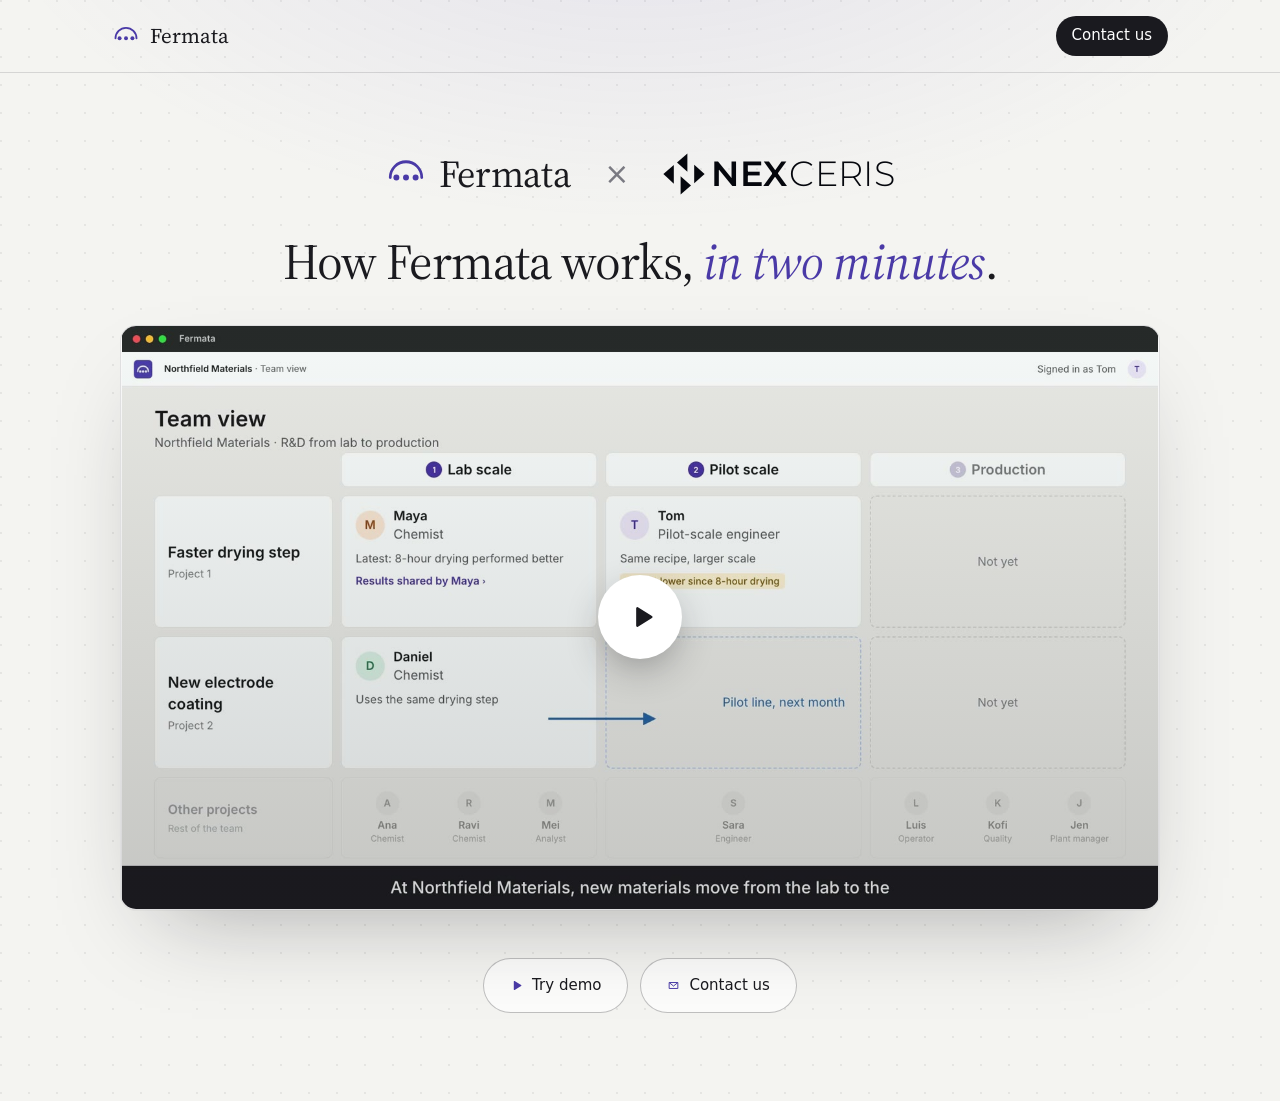
<file: nexceris/index.html>
<!doctype html>
<html lang="en">
<head>
  <meta charset="utf-8">
  <meta name="viewport" content="width=device-width, initial-scale=1">
  <title>Fermata × Nexceris</title>
  <meta name="description" content="How Fermata works, in two minutes: a film made for Nexceris.">
  <meta name="theme-color" content="#f4f4f1">
  <!-- A page for one company, shared by link. Kept out of search results. -->
  <meta name="robots" content="noindex, nofollow">
  <link rel="icon" href="../assets/favicon.svg" type="image/svg+xml">
  <link rel="preconnect" href="https://fonts.googleapis.com">
  <link rel="preconnect" href="https://fonts.gstatic.com" crossorigin>
  <link href="https://fonts.googleapis.com/css2?family=Source+Serif+4:ital,opsz,wght@0,8..60,300;0,8..60,400;1,8..60,300;1,8..60,400&family=Montserrat:wght@300;600&display=swap" rel="stylesheet">
  <style>
    /* the main site's light palette, so this page reads as part of getfermata.app */
    :root {
      color-scheme: light;
      --bg: oklch(96.6% 0.004 106.5);
      --surface: oklch(99.1% 0.0013 106.5);
      --white: oklch(100% 0 0);
      --ink: oklch(22% 0.010 286);
      --ink-2: oklch(45.2% 0.013 286);
      --ink-3: oklch(58.2% 0.012 286);
      --line: rgb(26 26 31 / 0.137);
      --line-2: rgb(26 26 31 / 0.269);
      --violet: oklch(43.3% 0.167 283.6);
      --violet-2: oklch(54.1% 0.156 286.1);
      --serif: "Source Serif 4", "Iowan Old Style", Georgia, serif;
      --sans: -apple-system, BlinkMacSystemFont, "Helvetica Neue", "Segoe UI", system-ui, sans-serif;
    }
    * { box-sizing: border-box; }
    body {
      margin: 0; min-height: 100vh; background: var(--bg); color: var(--ink); font: 16px/1.55 var(--sans); -webkit-font-smoothing: antialiased;
      /* the faint notebook grid of the main site */
      background-image: radial-gradient(circle at 1px 1px, rgba(26, 26, 31, 0.07) 1px, transparent 0);
      background-size: 28px 28px;
    }
    .glow { position: fixed; inset: 0; pointer-events: none; background: radial-gradient(60rem 34rem at 50% -10rem, rgba(106, 92, 196, 0.12), transparent 70%); }
    header, main { position: relative; }
    .wrap { max-width: 1120px; margin: 0 auto; padding-inline: 32px; }
    header { border-bottom: 1px solid var(--line); }
    header .wrap { display: flex; align-items: center; justify-content: space-between; height: 72px; }
    .brand { display: inline-flex; align-items: center; gap: 10px; text-decoration: none; color: inherit; font-family: var(--serif); font-size: 21px; }
    .brand svg { color: var(--violet); }
    .header-cta { padding: 8px 16px; border-radius: 999px; background: var(--ink); color: var(--white); font-size: 15px; font-weight: 500; text-decoration: none; }
    main { padding-block: clamp(40px, 8vh, 88px) 88px; }

    /* Fermata × Nexceris: the two marks side by side, each in its own type */
    .pair { display: flex; align-items: center; justify-content: center; gap: clamp(18px, 3vw, 34px); margin: 0 auto 30px; }
    .pair .fermata { display: inline-flex; align-items: center; gap: 12px; font-family: var(--serif); font-size: clamp(26px, 3.4vw, 38px); letter-spacing: -0.01em; }
    .pair .fermata svg { width: clamp(30px, 3.8vw, 42px); height: auto; color: var(--violet); }
    .pair .x { font-family: var(--sans); font-weight: 300; font-size: clamp(22px, 2.6vw, 30px); color: var(--ink-3); }
    .pair .nexceris { display: inline-flex; align-items: center; gap: 2px; font-family: "Montserrat", var(--sans); font-size: clamp(24px, 3.1vw, 35px); letter-spacing: 0.01em; color: #05070d; }
    .pair .nexceris svg { width: clamp(30px, 3.8vw, 42px); height: auto; margin-right: 4px; }
    .pair .nexceris b { font-weight: 600; }
    .pair .nexceris span { font-weight: 300; }

    h1 { font-family: var(--serif); font-weight: 400; font-size: clamp(30px, 4.4vw, 50px); line-height: 1.1; letter-spacing: -0.02em; text-align: center; margin: 0 auto 36px; }
    em { font-style: italic; color: var(--violet); }
    .player { position: relative; max-width: 1040px; margin: 0 auto; aspect-ratio: 16 / 9; border-radius: 16px; overflow: hidden; background: var(--white); border: 1px solid var(--line);
      box-shadow: 0 1px 0 rgba(26, 26, 31, 0.04), 0 40px 90px -40px rgba(26, 26, 31, 0.35); }
    .player video { display: block; width: 100%; height: 100%; }
    .play { position: absolute; inset: 0; display: grid; place-items: center; border: 0; padding: 0; cursor: pointer; background: linear-gradient(to top, rgba(26, 26, 31, 0.18), rgba(26, 26, 31, 0.02)); }
    .play span { width: 84px; height: 84px; border-radius: 50%; display: grid; place-items: center; background: var(--white); color: var(--ink); box-shadow: 0 14px 40px -10px rgba(26, 26, 31, 0.45); transition: transform 0.2s; }
    .play svg { width: 28px; height: 28px; margin-left: 4px; }
    .play:hover span { transform: scale(1.05); }
    .player.playing .play { display: none; }
    .cta { display: flex; justify-content: center; flex-wrap: wrap; gap: 12px; margin-top: 48px; }
    .cta a { display: inline-flex; align-items: center; gap: 9px; padding: 15px 26px; border-radius: 999px; border: 1px solid var(--line-2); background: var(--surface);
      color: var(--ink); font-size: 15px; font-weight: 500; text-decoration: none; transition: border-color 0.2s, background 0.2s; }
    .cta a:hover { border-color: var(--violet-2); background: var(--white); }
    .cta svg { width: 13px; height: 13px; color: var(--violet); }
    @media (max-width: 760px) { .wrap { padding-inline: 20px; } }
  </style>
</head>
<body>
  <div class="glow" aria-hidden="true"></div>
  <header>
    <div class="wrap">
      <a class="brand" href="/" aria-label="Fermata">
        <svg viewBox="0 0 48 48" width="28" height="28" aria-hidden="true"><path d="M6 28 A18 18 0 0 1 42 28" fill="none" stroke="currentColor" stroke-width="3.2" stroke-linecap="round"/><circle cx="13" cy="28" r="3.4" fill="currentColor"/><circle cx="24" cy="28" r="3.4" fill="currentColor"/><circle cx="35" cy="28" r="3.4" fill="currentColor"/></svg>
        Fermata
      </a>
      <a class="header-cta" href="mailto:hi@getfermata.app?subject=Fermata%20%C3%97%20Nexceris">Contact us</a>
    </div>
  </header>
  <main class="wrap">
    <p class="pair" aria-label="Fermata and Nexceris">
      <span class="fermata"><svg viewBox="0 0 48 48" aria-hidden="true"><path d="M6 28 A18 18 0 0 1 42 28" fill="none" stroke="currentColor" stroke-width="3.2" stroke-linecap="round"/><circle cx="13" cy="28" r="3.4" fill="currentColor"/><circle cx="24" cy="28" r="3.4" fill="currentColor"/><circle cx="35" cy="28" r="3.4" fill="currentColor"/></svg>Fermata</span>
      <span class="x" aria-hidden="true">×</span>
      <span class="nexceris"><svg viewBox="30 50 525 525" aria-hidden="true"><g fill="currentColor"><path d="M35 314 165 199v234z"/><path d="M205 170 335 55v230z"/><path d="M550 311 420 427V196z"/><path d="M380 455 250 570V340z"/></g></svg><b>NEX</b><span>CERIS</span></span>
    </p>
    <h1>How Fermata works, <em>in two minutes</em>.</h1>
    <div class="player">
      <video src="../assets/fermata-story-film.mp4" poster="../assets/fermata-story-film-poster.jpg" preload="none" playsinline
             aria-label="How Fermata works: a pilot-line engineer at Northfield Materials finds why output dropped, from what the lab and the plant already learned."></video>
      <button class="play" type="button" aria-label="Play the film">
        <span><svg viewBox="0 0 24 24" aria-hidden="true"><path fill="currentColor" d="M7 4.5v15a1 1 0 0 0 1.52.85l12-7.5a1 1 0 0 0 0-1.7l-12-7.5A1 1 0 0 0 7 4.5z"/></svg></span>
      </button>
    </div>
    <div class="cta">
      <a href="https://web.getfermata.app"><svg viewBox="0 0 24 24" aria-hidden="true"><path fill="currentColor" d="M7 4.5v15a1 1 0 0 0 1.52.85l12-7.5a1 1 0 0 0 0-1.7l-12-7.5A1 1 0 0 0 7 4.5z"/></svg>Try demo</a>
      <a href="mailto:hi@getfermata.app?subject=Fermata%20%C3%97%20Nexceris"><svg viewBox="0 0 24 24" aria-hidden="true"><path d="M4 6.5h16v11H4z" fill="none" stroke="currentColor" stroke-width="1.8" stroke-linejoin="round"/><path d="M4.5 7l7.5 6 7.5-6" fill="none" stroke="currentColor" stroke-width="1.8" stroke-linejoin="round"/></svg>Contact us</a>
    </div>
  </main>
  <script>
    (() => {
      const player = document.querySelector(".player");
      const video = player.querySelector("video");
      player.querySelector(".play").addEventListener("click", () => { player.classList.add("playing"); video.controls = true; video.play(); });
    })();
  </script>
</body>
</html>
</file>
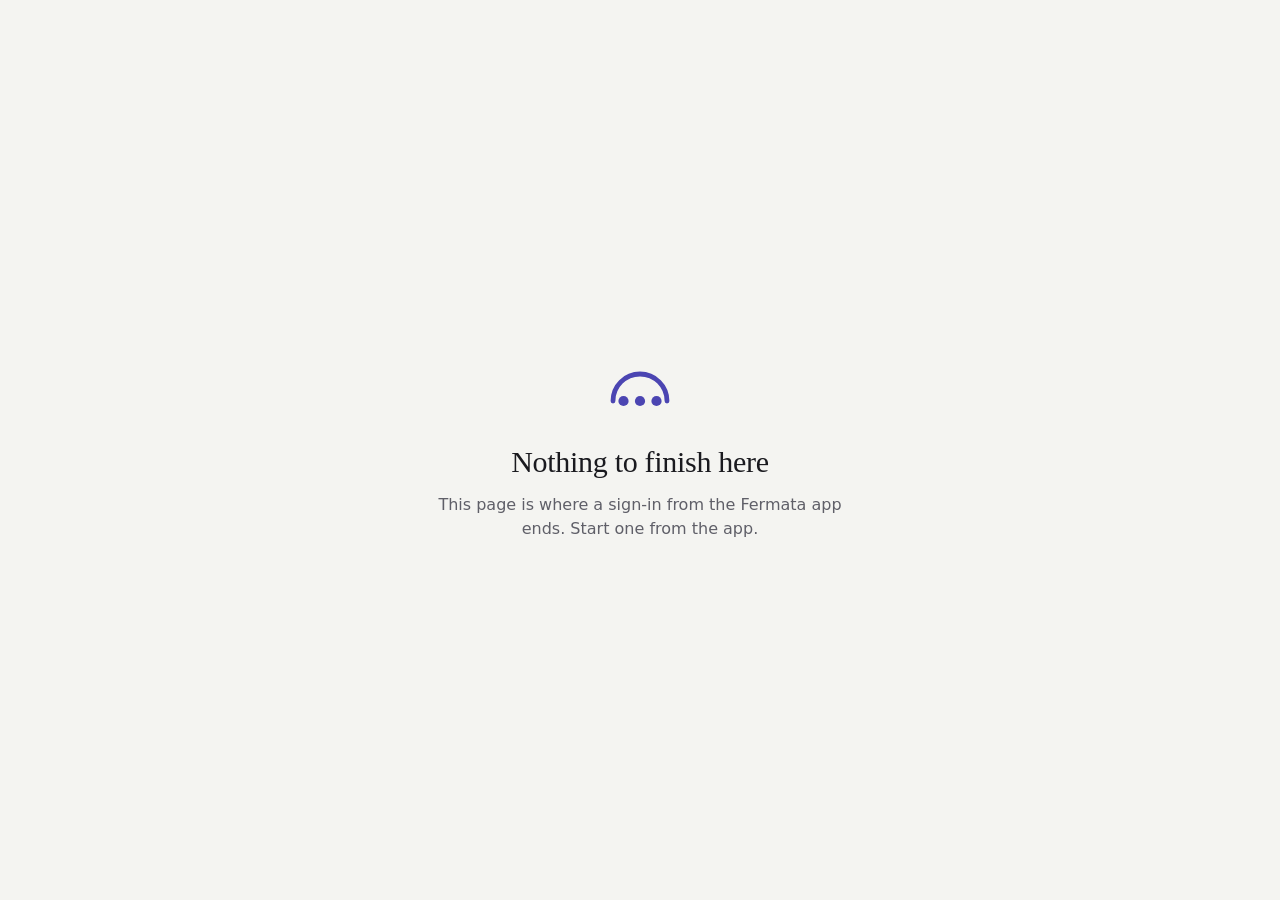
<file: signed-in/index.html>
<!doctype html>
<html lang="en">
<head>
  <meta charset="utf-8">
  <meta name="viewport" content="width=device-width, initial-scale=1">
  <title>Signed in to Fermata</title>
  <!-- The last stop of a sign-in that started in the Fermata app. The address this page is opened with
       holds that sign-in's one-time details, so the page loads nothing from anywhere else, sends no
       analytics and no referrer, and takes the details out of the address bar as soon as it has read them. -->
  <meta name="robots" content="noindex">
  <meta name="referrer" content="no-referrer">
  <link rel="icon" href="../assets/favicon.svg" type="image/svg+xml">
  <style>
    :root {
      color-scheme: light dark;
      --bg: #f4f4f1; --fg: #1a1a1f; --muted: #5f5f68; --line: #c3c2b7; --accent: #4b45b2; --accent-fg: #ffffff;
      --serif: "Source Serif 4", Charter, "Iowan Old Style", Georgia, serif;
      --sans: system-ui, -apple-system, "Segoe UI", sans-serif;
    }
    @media (prefers-color-scheme: dark) {
      :root { --bg: #131315; --fg: #ededea; --muted: #a3a3ab; --line: #383835; --accent: #a8a3e8; --accent-fg: #14122b; }
    }
    html, body { height: 100%; margin: 0; }
    body {
      display: flex; flex-direction: column; align-items: center; justify-content: center; gap: 14px;
      padding: 24px; box-sizing: border-box; text-align: center;
      background: var(--bg); color: var(--fg); font: 16px/1.5 var(--sans);
    }
    svg { color: var(--accent); }
    h1 { margin: 0; font: 400 30px/1.15 var(--serif); letter-spacing: -0.01em; }
    p { margin: 0; max-width: 40ch; color: var(--muted); }
    a.open {
      margin-top: 10px; padding: 8px 16px; border-radius: 6px; border: 1px solid var(--line);
      color: var(--fg); text-decoration: none; font-size: 15px;
    }
    a.open:hover { border-color: var(--accent); }
    [hidden] { display: none; }
  </style>
</head>
<body>
  <svg width="72" height="72" viewBox="0 0 48 48" fill="none" aria-hidden="true">
    <path d="M6 28 A18 18 0 0 1 42 28" stroke="currentColor" stroke-width="3.2" stroke-linecap="round"/>
    <circle cx="13" cy="28" r="3.4" fill="currentColor"/>
    <circle cx="24" cy="28" r="3.4" fill="currentColor"/>
    <circle cx="35" cy="28" r="3.4" fill="currentColor"/>
  </svg>
  <h1 id="title">You're signed in</h1>
  <p id="words">Fermata is opening. You can close this tab.</p>
  <a id="open" class="open" href="#" hidden>Open Fermata</a>
  <script>
    (function () {
      var query = new URLSearchParams(location.search);
      // Which app started this sign-in: the installed Fermata, or a development run.
      var app = query.get("app");
      var scheme = app === "fermata-dev" ? "fermata-dev" : "fermata";
      query.delete("app");
      var details = query.toString();
      var title = document.getElementById("title");
      var words = document.getElementById("words");
      // A first sign-in with a new account comes back from Clerk with the app's name and no details:
      // the app finishes it once it hears from this page, so the link goes out all the same.
      if (!app && !details) {
        title.textContent = "Nothing to finish here";
        words.textContent = "This page is where a sign-in from the Fermata app ends. Start one from the app.";
        return;
      }
      if (query.get("__clerk_status") === "failed") {
        title.textContent = "The sign-in did not finish";
        words.textContent = "Go back to Fermata and try again. You can close this tab.";
      }
      var link = scheme + "://renderer/" + (details ? "?" + details : "");
      var open = document.getElementById("open");
      open.href = link;
      open.hidden = false;
      history.replaceState(null, "", location.pathname);
      location.href = link;
    })();
  </script>
</body>
</html>
</file>
<file: newsite/stage.css>
/* ---------- the stage: Fermata at work in a window over a plant, in three steps ----------
   Everything here is scoped to .stage. The window is drawn at one size (1120 × 600) and scaled to fit
   (--s, set by stage.js), so the cursor’s path and every position stay the same at any width. */
/* opaque, so the hero's papers pass behind it, with a soft top edge where they fade under */
.stage-sec { position: relative; z-index: 8; background: linear-gradient(to bottom, rgba(244, 244, 241, 0), var(--bg) 48px, var(--bg) calc(100% - 56px), rgba(244, 244, 241, 0)); padding: 24px 0 88px; scroll-margin-top: 16px; }
.stage { max-width: 1180px; margin: 0 auto; padding-inline: 32px; }
.stage-head { text-align: center; max-width: 760px; margin: 0 auto 22px; }
.stage-head h2 { font-size: clamp(28px, 3.2vw, 40px); line-height: 1.1; }
.stage-head .eyebrow { margin-bottom: 10px; }

.stage-photo {
  position: relative; overflow: hidden; border-radius: 28px; padding: 56px 64px 0;
  background: #6f7486 url("../assets/stage/reactor-column.jpg") center 38% / cover no-repeat;
  box-shadow: 0 30px 80px -50px rgba(26, 26, 31, 0.6);
}
/* a soft veil so the window reads first and the plant second */
.stage-photo::before { content: ""; position: absolute; inset: 0; background: linear-gradient(180deg, rgba(40, 36, 70, 0), rgba(26, 24, 40, 0.12)); }
.st-fit { position: relative; height: calc(600px * var(--s, 1)); overflow: hidden; }
.st-win {
  position: absolute; left: var(--x, 0px); top: 0; width: 1120px; height: 600px; transform: scale(var(--s, 1)); transform-origin: 0 0;
  display: grid; grid-template-rows: 46px 1fr; overflow: hidden;
  background: #fbfbfa; border: 1px solid rgba(255, 255, 255, 0.6); border-bottom: 0; border-radius: 16px 16px 0 0;
  box-shadow: 0 -2px 0 rgba(255, 255, 255, 0.35) inset, 0 40px 90px -30px rgba(15, 12, 40, 0.55);
  font-family: var(--sans); color: var(--ink); font-size: 13.5px; line-height: 1.45; letter-spacing: -0.005em;
  user-select: none; -webkit-user-select: none;
}
.st-win.still, .st-win.still *, .st-win.still *::before, .st-win.still *::after { transition: none !important; animation: none !important; }

/* title bar */
.st-bar { display: flex; align-items: center; gap: 10px; padding: 0 16px; border-bottom: 1px solid var(--line); background: #f6f6f3; }
.st-bar .lights { display: flex; gap: 7px; margin-right: 8px; }
.st-bar .lights i { width: 11px; height: 11px; border-radius: 50%; background: #dcdbd4; }
.st-bar .mark { color: var(--violet); display: inline-flex; }
.st-bar b { font-weight: 600; }
.st-bar .sep { color: var(--ink-3); }
.st-bar .crumb { color: var(--ink-2); transition: opacity 0.3s; }
.st-bar .live { margin-left: auto; display: inline-flex; align-items: center; gap: 7px; padding: 3px 10px; border-radius: 999px; border: 1px solid var(--line); background: var(--white); font-size: 12px; color: var(--ink-2); }
.st-bar .live i { width: 7px; height: 7px; border-radius: 50%; background: var(--green-2); }
.st-bar .live[data-busy] i { background: var(--violet-2); animation: st-pulse 1s ease-in-out infinite; }
@keyframes st-pulse { 50% { opacity: 0.35; } }

.st-body { display: grid; grid-template-columns: 224px 1fr; min-height: 0; }

/* sidebar */
.st-side { border-right: 1px solid var(--line); background: #f3f3ef; padding: 12px 10px; display: flex; flex-direction: column; gap: 2px; }
.st-side h4 { margin: 12px 8px 6px; font-size: 11px; font-weight: 600; letter-spacing: 0.06em; text-transform: uppercase; color: var(--ink-3); }
.st-side .proj { display: flex; align-items: center; gap: 8px; padding: 6px 8px; font-weight: 600; }
.st-nav { display: flex; align-items: center; gap: 9px; padding: 7px 9px; border-radius: 8px; color: var(--ink-2); transition: background 0.25s, color 0.25s; }
.st-nav svg { width: 15px; height: 15px; flex: none; }
.st-nav.on { background: var(--white); color: var(--ink); box-shadow: 0 1px 2px rgba(26, 26, 31, 0.08); }
.st-ses { display: grid; grid-template-columns: 10px 1fr; gap: 0 9px; align-items: baseline; padding: 5px 9px; border-radius: 8px; transition: background 0.25s; }
.st-ses .d { width: 8px; height: 8px; border-radius: 50%; border: 1.5px solid var(--ink-3); align-self: center; }
.st-ses .d.live { border-color: var(--green-2); background: var(--green-2); }
.st-ses b { font-weight: 600; font-size: 13px; }
.st-ses span { grid-column: 2; font-size: 11.5px; color: var(--ink-3); white-space: nowrap; overflow: hidden; text-overflow: ellipsis; }
.st-ses.on { background: var(--white); box-shadow: 0 1px 2px rgba(26, 26, 31, 0.08); }
.st-ses.new { max-height: 0; opacity: 0; padding-block: 0; overflow: hidden; transition: max-height 0.45s var(--ease), opacity 0.45s, padding 0.45s; }
.st-ses.new.in { max-height: 52px; opacity: 1; padding-block: 5px; }

/* the screens, one over another, crossfading */
.st-view { position: relative; min-width: 0; }
.st-screen { position: absolute; inset: 0; opacity: 0; visibility: hidden; transform: translateY(6px); transition: opacity 0.45s var(--ease), transform 0.45s var(--ease), visibility 0s 0.45s; }
.st-screen.on { opacity: 1; visibility: visible; transform: none; transition: opacity 0.45s var(--ease), transform 0.45s var(--ease), visibility 0s; }

/* things that arrive: hidden until .in */
.st-in { opacity: 0; transform: translateY(8px); transition: opacity 0.45s var(--ease), transform 0.45s var(--ease); }
.st-in.in { opacity: 1; transform: none; }

/* --- screen: the project map --- */
.st-map { padding: 18px 24px; }
.st-map h3, .st-status h3 { font-family: var(--serif); font-size: 24px; letter-spacing: -0.02em; margin: 0 0 4px; }
.st-sub { margin: 0 0 14px; color: var(--ink-3); font-size: 12.5px; }
.st-map svg { width: 100%; height: auto; display: block; }
.st-map text { font-family: var(--sans); fill: var(--ink-2); font-size: 11.5px; }
.st-map .lbl { opacity: 0; transition: opacity 0.4s; }
.st-map .lbl.in { opacity: 1; }
.st-map .lbl b { font-weight: 600; fill: var(--ink); }
.st-map .month { font-size: 10.5px; fill: var(--ink-3); text-anchor: middle; }
.st-map .grid { stroke: var(--line); stroke-width: 1; }
.st-map .proj-name { font-size: 12.5px; font-weight: 600; fill: var(--ink); }
.st-map .proj-team { font-size: 10.5px; fill: var(--ink-3); }
.st-map .main { stroke: var(--green-2); stroke-width: 3.5; stroke-linecap: round; fill: none; }
.st-map .trk { stroke: #8b8b93; stroke-width: 2; fill: none; }
.st-map .open { stroke-dasharray: 5 4; }
.st-map .learn { stroke: var(--green-2); stroke-width: 1.6; stroke-dasharray: 4 4; fill: none; opacity: 0; transition: opacity 0.5s 0.3s; }
.st-map .learn.in { opacity: 1; }
/* a line draws itself: its length is set by stage.js as --l */
.st-map .draw { stroke-dasharray: var(--l) var(--l); stroke-dashoffset: var(--l); transition: stroke-dashoffset 0.9s var(--ease); }
.st-map .draw.in { stroke-dashoffset: 0; }
.st-map .draw.open { stroke-dasharray: 5 4; stroke-dashoffset: 0; clip-path: inset(0 100% 0 0); transition: clip-path 0.9s var(--ease); }
.st-map .draw.open.in { clip-path: inset(0 0 0 0); }
.st-map .dot, .st-map .cm, .st-map .x { opacity: 0; transition: opacity 0.35s; }
.st-map .dot.in, .st-map .cm.in, .st-map .x.in { opacity: 1; }
.st-map .dot { fill: var(--green-soft); stroke: var(--green-2); stroke-width: 2; }
.st-map .cm { fill: #fbfbfa; stroke: #8b8b93; stroke-width: 1.5; }
.st-map .x line { stroke: #c8553a; stroke-width: 2.2; stroke-linecap: round; }
.st-map .new-proj { fill: var(--green) !important; font-weight: 600; }
.st-legend { display: flex; gap: 20px; margin-top: 6px; font-size: 11.5px; color: var(--ink-3); }
.st-legend i { display: inline-block; vertical-align: middle; margin-right: 6px; }
.st-legend .k1 { width: 16px; height: 3px; border-radius: 2px; background: var(--green-2); }
.st-legend .k2 { width: 16px; height: 2px; background: #8b8b93; }
.st-legend .k3 { color: #c8553a; font-style: normal; font-weight: 700; }

/* --- screen: project status --- */
.st-status { padding: 13px 24px; display: flex; flex-direction: column; gap: 7px; overflow: hidden; }
.st-status-head { display: flex; align-items: flex-start; justify-content: space-between; }
.st-btn { display: inline-flex; align-items: center; gap: 7px; padding: 7px 14px; border-radius: 8px; background: var(--violet); color: var(--white); font-weight: 600; font-size: 12.5px; transition: transform 0.15s, background 0.2s, box-shadow 0.2s; }
.st-btn.hot { background: #3d2f93; box-shadow: 0 0 0 4px var(--violet-soft); }
.st-btn.press { transform: scale(0.96); }
.st-box { border: 1px solid var(--line); border-radius: 12px; background: var(--white); padding: 7px 14px; }
.st-box h5 { margin: 0 0 4px; font-size: 12px; font-weight: 600; color: var(--ink-2); }
.st-row { display: flex; align-items: center; gap: 10px; padding: 3px 0; }
.st-row .who { margin-left: auto; font-size: 11.5px; color: var(--ink-3); }
.st-tag { flex: none; display: inline-block; padding: 1px 8px; border-radius: 6px; font-size: 11.5px; font-weight: 600; white-space: nowrap; transition: background 0.4s, color 0.4s; }
.st-tag.ok { background: var(--green-soft); color: var(--green); }
.st-tag.no { background: var(--red-soft); color: var(--red); }
.st-tag.mid { background: var(--amber-soft); color: var(--amber); }
.st-tag.nt { background: var(--sunk); color: var(--ink-2); }
.st-flash { animation: st-flash 2.4s var(--ease); }
@keyframes st-flash { 0%, 55% { background: #fbe3e3; } 100% { background: transparent; } }
.st-dir { display: grid; grid-template-columns: 22px 1fr auto 104px; align-items: center; gap: 10px; padding: 3px 0; border-top: 1px solid var(--line); }
.st-dir:first-of-type { border-top: 0; }
.st-letter { display: grid; place-items: center; width: 22px; height: 22px; border-radius: 6px; background: var(--sunk); font-size: 11px; font-weight: 700; color: var(--ink-2); }
.st-src { display: inline-block; padding: 0 7px; border: 1px solid var(--violet-line); border-radius: 6px; color: var(--violet); font-size: 11px; font-weight: 600; white-space: nowrap; }
.st-tip { position: absolute; z-index: 4; max-width: 260px; padding: 8px 11px; border-radius: 9px; background: var(--ink); color: var(--white); font-size: 12px; line-height: 1.35;
  box-shadow: 0 12px 30px -12px rgba(0, 0, 0, 0.5); opacity: 0; transform: translateY(4px); transition: opacity 0.3s, transform 0.3s; pointer-events: none; }
.st-tip.in { opacity: 1; transform: none; }
.st-tip b { color: #b9f0d9; font-weight: 600; }
.st-learning { display: grid; grid-template-columns: 22px 1fr; gap: 10px; padding: 4px 0; border-top: 1px solid var(--line); }
.st-learning:first-of-type { border-top: 0; }
.st-learning p { margin: 0; }
.st-learning small { display: block; margin-top: 2px; color: var(--ink-3); font-size: 11.5px; }
.st-learning.fresh { margin: 2px 0; padding: 5px 10px; border: 1px solid var(--violet-line); border-radius: 10px; background: var(--violet-soft); }
.st-new { display: inline-block; margin-right: 6px; padding: 0 7px; border-radius: 999px; background: var(--violet); color: var(--white); font-size: 10.5px; font-weight: 700; vertical-align: 1px; }
.st-av { display: grid; place-items: center; width: 22px; height: 22px; border-radius: 50%; background: var(--violet-soft); color: var(--violet); font-size: 11px; font-weight: 700; }
.st-av.m { background: #fbe3d3; color: #a34d12; } .st-av.k { background: #e1edfa; color: #1f5fa8; }
.st-av.a { background: #e6f4ea; color: #2b7a46; } .st-av.j { background: #f6ecd7; color: #8a5a00; } .st-av.t { background: var(--violet-soft); color: var(--violet); }
.st-collapse { max-height: 0; overflow: hidden; opacity: 0; transition: max-height 0.6s var(--ease), opacity 0.5s 0.1s; }
.st-collapse.in { max-height: 80px; opacity: 1; }

/* --- screen: a session --- */
.st-session { display: grid; grid-template-columns: 1fr 392px; }
.st-chat { display: grid; grid-template-rows: 44px 1fr auto; min-width: 0; border-right: 1px solid var(--line); }
.st-chat-head { display: flex; align-items: center; padding: 0 20px; border-bottom: 1px solid var(--line); font-weight: 600; font-size: 13px; }
.st-chat-head span { color: var(--ink-3); font-weight: 400; margin-left: 8px; transition: opacity 0.3s; }
.st-feed { padding: 18px 22px 8px; display: flex; flex-direction: column; justify-content: flex-start; gap: 12px; overflow: hidden; }
.st-msg { align-self: flex-end; max-width: 78%; padding: 8px 13px; border-radius: 14px 14px 4px 14px; background: var(--violet-soft); }
.st-reply { max-width: 92%; }
.st-reply p { margin: 0 0 6px; }
.st-cite { display: inline-flex; align-items: center; gap: 6px; padding: 2px 9px; border: 1px solid #bcd4ef; border-radius: 999px; color: #1f5fa8; font-size: 11.5px; font-weight: 600; background: #f1f7fe; }
.st-think { display: flex; align-items: center; gap: 9px; color: var(--ink-2); font-size: 12.5px; }
.st-think svg { color: var(--violet-2); animation: st-spin-soft 1.6s linear infinite; }
@keyframes st-spin-soft { to { rotate: 360deg; } }
.st-think span { background: linear-gradient(90deg, var(--ink-3) 0%, var(--ink) 40%, var(--ink-3) 80%); background-size: 200% 100%; -webkit-background-clip: text; background-clip: text; color: transparent; animation: st-shimmer 1.6s linear infinite; }
@keyframes st-shimmer { from { background-position: 100% 0; } to { background-position: -100% 0; } }
.st-compose { margin: 0 18px 16px; display: flex; align-items: center; gap: 10px; min-height: 46px; padding: 8px 8px 8px 14px; border: 1px solid var(--line-2); border-radius: 12px; background: var(--white); transition: border-color 0.25s, box-shadow 0.25s; }
.st-compose.focus { border-color: var(--violet-2); box-shadow: 0 0 0 3px var(--violet-soft); }
.st-compose .txt { flex: 1; min-height: 20px; }
.st-compose .txt:empty::before { content: "Message Fermata"; color: var(--ink-3); }
.st-compose .caret { display: inline-block; width: 1.5px; height: 15px; margin-left: 1px; vertical-align: -2px; background: var(--violet); animation: st-blink 1s steps(1) infinite; }
@keyframes st-blink { 50% { opacity: 0; } }
.st-send { display: grid; place-items: center; width: 30px; height: 30px; border-radius: 8px; background: var(--violet); color: var(--white); transition: transform 0.15s, opacity 0.2s; }
.st-send.press { transform: scale(0.9); }

/* the session's right panel */
.st-panel { display: grid; grid-template-rows: auto 1fr; min-height: 0; background: #f7f7f4; }
.st-tabs { display: flex; gap: 4px; margin: 10px 10px 0; padding: 4px; border-radius: 10px; background: #ebebe6; }
.st-tabs span { flex: 1; text-align: center; padding: 6px 0; border-radius: 7px; font-size: 12px; color: var(--ink-2); transition: background 0.25s, color 0.25s, box-shadow 0.25s; }
.st-tabs span.on { background: var(--white); color: var(--ink); font-weight: 600; box-shadow: 0 1px 2px rgba(26, 26, 31, 0.1); }
.st-pane { position: relative; overflow: hidden; }
.st-pane > div { position: absolute; inset: 0; padding: 12px; opacity: 0; visibility: hidden; transition: opacity 0.35s, visibility 0s 0.35s; }
.st-pane > div.on { opacity: 1; visibility: visible; transition: opacity 0.35s, visibility 0s; }
.st-scroll { transition: transform 0.7s var(--ease); }
.st-kb-h { display: flex; align-items: center; gap: 7px; margin: 6px 2px 8px; color: var(--violet); font-weight: 700; font-size: 14px; }
.st-card { border: 1px solid #bfd3f2; border-left: 4px solid #3b74c9; border-radius: 10px; background: #eef4fd; padding: 11px 13px; margin-bottom: 10px; }
.st-card .t { font-weight: 700; margin: 0; }
.st-card .m { margin: 3px 0 7px; font-size: 11.5px; color: var(--ink-2); display: flex; align-items: center; gap: 6px; flex-wrap: wrap; }
.st-card .say { margin: 0 0 8px; font-weight: 600; font-size: 13.5px; line-height: 1.38; }
.st-card.glow { animation: st-glow 1.8s var(--ease); }
@keyframes st-glow { 0% { box-shadow: 0 0 0 0 rgba(59, 116, 201, 0.55); } 100% { box-shadow: 0 0 0 14px rgba(59, 116, 201, 0); } }
.st-bars { display: grid; gap: 5px; font-size: 11.5px; }
.st-bars div { display: grid; grid-template-columns: 92px 1fr 34px; align-items: center; gap: 8px; }
.st-bars em { font-style: normal; color: var(--ink-2); }
.st-bars i { display: block; height: 7px; border-radius: 4px; background: #dfe6f0; overflow: hidden; }
.st-bars i::after { content: ""; display: block; height: 100%; width: 0; border-radius: 4px; background: var(--c, var(--green-2)); transition: width 0.9s var(--ease) var(--dl, 0s); }
.st-card.in .st-bars i::after { width: var(--w); }
.st-bars b { text-align: right; font-weight: 700; }
.st-temps { display: grid; grid-template-columns: repeat(3, 1fr); gap: 6px; font-size: 11.5px; }
.st-temps div { padding: 6px 8px; border: 1px solid var(--line); border-radius: 8px; background: var(--white); }
.st-temps b { display: block; font-size: 13px; }
.st-temps .open { border-style: dashed; }
.st-temps .bad { border-color: #d97b6c; }
/* directions in the panel */
.st-pdir { padding: 9px 10px; border: 1px solid var(--line); border-radius: 10px; background: var(--white); margin-bottom: 7px; }
.st-pdir .h { display: grid; grid-template-columns: 22px 1fr auto; gap: 9px; align-items: center; }
.st-pdir .h b { font-weight: 600; font-size: 12.5px; line-height: 1.3; }
.st-pdir .meta { display: flex; align-items: center; gap: 8px; margin: 5px 0 0 31px; font-size: 11.5px; color: var(--ink-3); }
.st-start { padding: 2px 10px; border-radius: 7px; border: 1px solid var(--violet-line); color: var(--violet); font-size: 11.5px; font-weight: 600; background: var(--white); transition: background 0.2s, transform 0.15s; }
.st-start.hot { background: var(--violet-soft); }
.st-start.press { transform: scale(0.94); }
.st-spin { width: 13px; height: 13px; border-radius: 50%; border: 2px solid var(--violet-line); border-top-color: var(--violet); animation: st-spin-soft 0.9s linear infinite; }
.st-ok { color: var(--green-2); font-weight: 700; }
.st-strip { display: flex; gap: 4px; margin: 7px 0 0 31px; }
.st-strip i { flex: 1; height: 5px; border-radius: 3px; background: var(--sunk); overflow: hidden; }
.st-strip i::after { content: ""; display: block; height: 100%; width: 0; background: var(--violet-2); transition: width var(--t, 1.6s) linear; }
.st-strip i.run::after { width: 100%; }
.st-strip i.done::after { width: 100%; background: var(--green-2); transition: background 0.3s; }
.st-res { display: flex; gap: 8px; align-items: baseline; margin: 6px 0 0 31px; font-size: 11.5px; line-height: 1.35; }
/* the check on the finding */
.st-find { display: grid; grid-template-columns: 18px 1fr; gap: 8px; padding: 10px; border: 1px solid var(--line); border-radius: 10px; background: var(--white); font-weight: 600; font-size: 12.5px; }
.st-check { margin-top: 8px; padding: 11px 12px; border-radius: 10px; background: #eef7f2; border: 1px solid var(--green-line); }
.st-check .hd { display: flex; align-items: center; gap: 8px; font-weight: 700; color: var(--ink-2); }
.st-check.pass .hd { color: var(--green); }
.st-check p { margin: 6px 0 0; font-size: 12px; }
.st-check .foot { display: flex; justify-content: flex-end; margin-top: 10px; }
.st-share { padding: 6px 13px; border-radius: 8px; background: var(--violet); color: var(--white); font-weight: 600; font-size: 12px; transition: background 0.3s, transform 0.15s, opacity 0.3s; }
.st-share[data-off] { background: #cfcfd6; color: #f6f6f8; }
.st-share.press { transform: scale(0.95); }
.st-share.done { background: var(--green-2); }

/* the cursor */
.st-cursor { position: absolute; left: 0; top: 0; z-index: 9; width: 22px; height: 22px; pointer-events: none; opacity: 0; transition: opacity 0.3s;
  filter: drop-shadow(0 2px 3px rgba(0, 0, 0, 0.28)); will-change: transform; }
.st-cursor.in { opacity: 1; }
.st-cursor svg { display: block; transition: transform 0.12s; transform-origin: 3px 3px; }
.st-cursor.down svg { transform: scale(0.86); }
.st-ripple { position: absolute; z-index: 8; width: 34px; height: 34px; margin: -17px 0 0 -17px; border-radius: 50%; border: 2px solid var(--violet-2); pointer-events: none; animation: st-ripple 0.55s var(--ease) forwards; }
@keyframes st-ripple { from { opacity: 0.8; transform: scale(0.3); } to { opacity: 0; transform: scale(1.3); } }

/* the three steps under the photo */
.st-steps { display: grid; grid-template-columns: repeat(3, 1fr); gap: 32px; margin-top: 30px; padding-inline: 8px; }
.st-step { all: unset; cursor: pointer; display: flex; flex-direction: column; justify-content: flex-start; text-align: left; }
.st-step:focus-visible { outline: 2px solid var(--violet); outline-offset: 6px; border-radius: 6px; }
.st-step .line { display: block; height: 2px; background: var(--line); border-radius: 2px; overflow: hidden; }
.st-step .line i { display: block; height: 100%; width: 0; background: var(--ink); }
.st-step[aria-selected="true"] .line i, .st-step.done .line i { background: var(--ink); }
.st-step .ttl { display: flex; align-items: baseline; gap: 10px; margin-top: 18px; font-family: var(--serif); font-size: 22px; letter-spacing: -0.01em; color: var(--ink-3); transition: color 0.3s; }
.st-step .ttl small { font-family: var(--sans); font-size: 13px; color: var(--ink-3); letter-spacing: 0; }
.st-step .ttl svg { margin-left: auto; width: 18px; height: 18px; color: var(--ink-3); opacity: 0.35; transition: opacity 0.3s, transform 0.3s; }
.st-step[aria-selected="true"] .ttl svg { opacity: 0.7; }
.st-step:hover .ttl svg { opacity: 1; transform: translateX(2px); }
.st-step p { margin: 8px 0 0; color: var(--ink-3); font-size: 15px; line-height: 1.5; transition: color 0.3s; }
.st-step[aria-selected="true"] .ttl { color: var(--ink); }
.st-step[aria-selected="true"] p { color: var(--ink-2); }

@media (max-width: 760px) {
  .stage { padding-inline: 16px; }
  .stage-photo { padding: 28px 16px 0; border-radius: 20px; }
  .st-steps { grid-template-columns: 1fr; gap: 18px; }
  .st-step .ttl { font-size: 19px; margin-top: 12px; }
}
@media (prefers-reduced-motion: reduce) {
  .st-win *, .st-win, .st-win *::before, .st-win *::after { transition: none !important; animation: none !important; }
  .st-cursor { display: none; }
}
.st-win.still .st-ripple { display: none; }

/* the search that fills the pane while Fermata reads */
.st-search { display: flex; align-items: center; gap: 10px; padding: 10px 12px; margin: 4px 0 10px; border: 1px dashed var(--violet-line); border-radius: 10px; color: var(--ink-2); }
.st-search b { display: block; font-weight: 600; color: var(--violet); font-size: 12.5px; }
.st-search small { display: block; font-size: 11.5px; color: var(--ink-3); }
.st-search.gone { display: none; }
.st-find { color: #b8b8c0; transition: color 0.4s; }
.st-find svg { color: inherit; }
.st-find span, .st-find { font-weight: 600; }
.st-find.pass { color: var(--ink); }
.st-find.pass svg { color: var(--green-2); }
.st-dir > .st-tag { justify-self: end; }
/* Tom's branch on the map: today's session, in the accent */
.st-map .trk.you { stroke: var(--violet-2); stroke-width: 2.4; }
.st-map .you-lbl { fill: var(--violet) !important; }
.st-pane > div[data-pane] { overflow: hidden; }

/* a card, its heading or the search waits folded until it lands: nothing below it moves when it does */
.st-pane [data-kb].st-in:not(.in), .st-pane .st-card.st-in:not(.in) { max-height: 0; margin: 0; padding-block: 0; border-width: 0; overflow: hidden; }
.st-pane [data-kb].st-in, .st-pane .st-card.st-in { max-height: 320px; transition: opacity 0.45s var(--ease), transform 0.45s var(--ease), max-height 0.5s var(--ease); }
.st-search[data-found] .st-spin { animation: none; display: grid; place-items: center; border-color: var(--green-2); background: var(--green-2); }
.st-search[data-found] .st-spin::after { content: "✓"; color: #fff; font-size: 9px; font-weight: 700; line-height: 1; }
/* the cards fold to their titles once the finding needs the room */
.st-card.mini { padding-block: 7px; margin-bottom: 6px; }
.st-card.mini > :not(.t) { display: none; }
.st-card.mini .t { font-size: 12.5px; }
/* the session opens from the project */
.st-started { align-self: center; padding: 3px 11px; border-radius: 999px; background: var(--sunk); color: var(--ink-2); font-size: 11.5px; }
/* the row the visitor is shown in step 1 and settled in step 3 */
.st-row.st-focus { margin-inline: -8px; padding-inline: 8px; border-radius: 8px; background: var(--violet-soft); transition: background 0.4s; }
.st-row .who { white-space: nowrap; }
/* a direction's experiments show once it starts */
.st-pdir .st-strip { display: none; }
.st-pdir.going .st-strip { display: flex; }
/* the map set at once, with no line drawing itself again */
.st-map .setnow, .st-map .setnow * { transition: none !important; }
.st-find { color: var(--ink-3); }
.st-legend .k4 { width: 16px; height: 2px; background: var(--violet-2); }
/* the findings pane fades at its top edge under the tabs */
.st-pane > div[data-pane="findings"] { -webkit-mask-image: linear-gradient(to bottom, transparent 0, #000 12px); mask-image: linear-gradient(to bottom, transparent 0, #000 12px); }
.st-tip { max-width: 250px; }

/* ---------- the window as wide as the three steps, the photo wider still ----------
   The window spans the steps' lines; the photo reaches past them on both sides. */
.stage-photo { --pw: min(calc(100vw - 32px), 1196px); margin-inline: calc((100% - var(--pw)) / 2); padding: 40px 0 0; }
.st-fit { width: calc(min(100vw, 1180px) - 80px); margin-inline: auto; }
@media (max-width: 760px) {
  .stage-photo { --pw: calc(100vw - 16px); padding-top: 28px; }
  .st-fit { width: calc(100vw - 40px); }
}

/* a team's mark: Team A the lab, Team B the pilot line */
.st-av.ta { background: #fbe3d3; color: #a34d12; } .st-av.tb { background: var(--violet-soft); color: var(--violet); }

/* the visitor's pause: a round button in the photo's corner */
.stage-photo { position: relative; }
.st-pause { position: absolute; right: 14px; top: 14px; z-index: 3; display: grid; place-items: center; width: 34px; height: 34px; padding: 0;
  border: 1px solid rgba(255, 255, 255, 0.6); border-radius: 50%; background: rgba(26, 26, 31, 0.55); color: #fff; cursor: pointer;
  -webkit-backdrop-filter: blur(6px); backdrop-filter: blur(6px); transition: background 0.2s, transform 0.15s; }
.st-pause:hover { background: rgba(26, 26, 31, 0.75); }
.st-pause:active { transform: scale(0.94); }
.st-pause svg { width: 14px; height: 14px; }
.st-pause [data-i="play"], .st-pause[data-held] [data-i="pause"] { display: none; }
.st-pause[data-held] [data-i="play"] { display: block; }
/* while held, the scene stands still: CSS movement freezes with the clock */
.st-win.held *, .st-win.held *::before, .st-win.held *::after { animation-play-state: paused !important; }

/* ---------- Project status, as the walkthrough draws it ---------- */
.st-status { overflow-y: auto; scrollbar-width: none; }
.st-status::-webkit-scrollbar { display: none; }
.st-status > * { flex: none; }
.st-project p { margin: 0; }
.st-next { padding: 4px 0 2px; font-size: 12.5px; color: var(--ink-2); }
.st-next b { color: var(--ink); }
/* a session, then its directions on a bar under it */
.st-sd { padding: 6px 0; border-top: 1px solid var(--line); }
.st-box h5 + .st-collapse + .st-sd { border-top: 0; padding-top: 0; }
.st-sd[data-new] { margin: 2px 0 4px; padding: 7px 10px; border: 1px solid var(--violet-line); border-radius: 10px; background: var(--violet-soft); }
.st-sd-head { display: flex; align-items: center; gap: 8px; margin: 0; }
.st-sd-head .d { width: 8px; height: 8px; border-radius: 50%; border: 1.5px solid var(--ink-3); flex: none; }
.st-sd-head .d.live { border-color: var(--green-2); background: var(--green-2); }
.st-sd-head b { font-weight: 600; }
.st-sd-head span { color: var(--ink-3); font-size: 11.5px; }
.st-sd-dirs { margin: 4px 0 0 3px; padding-left: 13px; border-left: 2px solid var(--line-2); display: flex; flex-direction: column; gap: 3px; }
.st-sd-dir { display: grid; grid-template-columns: 1fr auto 104px; align-items: center; gap: 9px; font-size: 12.5px; }
.st-sd-dir:has(.st-letter) { grid-template-columns: auto 1fr auto 104px; }
.st-sd-dir > .st-tag { justify-self: end; }
.st-sd .st-letter { width: 18px; height: 18px; font-size: 10.5px; }
.st-collapse[data-fresh-ses].in { max-height: 140px; }
/* a learning: what was learnt, then its source, as in the walkthrough */
.st-learn { display: grid; grid-template-columns: 22px 1fr; gap: 10px; padding: 6px 0; border-top: 1px solid var(--line); }
.st-box h5 + .st-collapse + .st-learn { border-top: 0; }
.st-learn.fresh { margin: 2px 0 4px; padding: 7px 10px; border: 1px solid var(--violet-line); border-radius: 10px; background: var(--violet-soft); }
.st-learn-t { margin: 0; font-weight: 500; }
.st-learn-s { display: flex; align-items: center; gap: 7px; margin: 3px 0 0; font-size: 11.5px; color: var(--ink-3); }
.st-learn-s b { color: var(--ink); }
.st-learn-ses { padding: 0 7px; border-radius: 999px; background: var(--violet-soft); color: var(--violet); font-weight: 600; }
.st-learn.fresh .st-learn-ses { background: var(--white); }

/* ---------- a file attached to a message ---------- */
.st-clip { display: grid; place-items: center; width: 26px; height: 26px; border-radius: 7px; color: var(--ink-3); flex: none; transition: background 0.2s, color 0.2s, transform 0.15s; }
.st-clip.hot, .st-clip.press { background: var(--violet-soft); color: var(--violet); }
.st-clip.press { transform: scale(0.92); }
.st-chipfile { display: none; align-items: center; gap: 6px; padding: 2px 8px; border: 1px solid var(--line-2); border-radius: 7px; background: var(--white); font-size: 11.5px; color: var(--ink-2); white-space: nowrap; flex: none; }
.st-chipfile.in { display: inline-flex; }
.st-chipfile b { padding: 0 5px; border-radius: 4px; background: var(--green-soft); color: var(--green); font-size: 9.5px; letter-spacing: 0.04em; }
.st-msg .st-chipfile { margin-left: 8px; vertical-align: 1px; }
.st-pdir .st-mark { min-width: 14px; display: inline-grid; place-items: center; }

/* ---------- step 2: the card that just came from the knowledge base is outlined ---------- */
.st-card.kbfocus { outline: 2px solid var(--violet-2); outline-offset: 3px; box-shadow: 0 0 0 7px rgba(106, 92, 196, 0.12); }
/* the source and the verdict sit in two fixed columns, so every row lines up */
.st-sd-dir { grid-template-columns: minmax(0, 1fr) 112px 104px; }
.st-sd-dir:has(.st-letter) { grid-template-columns: 18px minmax(0, 1fr) 112px 104px; }
.st-sd-dir > .st-src { justify-self: start; }
.st-sd-dir > .st-tag { justify-self: stretch; text-align: center; }
/* the new session box reaches into the margin, so its pills line up with the rows below */
.st-sd[data-new] { margin: 2px -10px 4px; }
</file>
